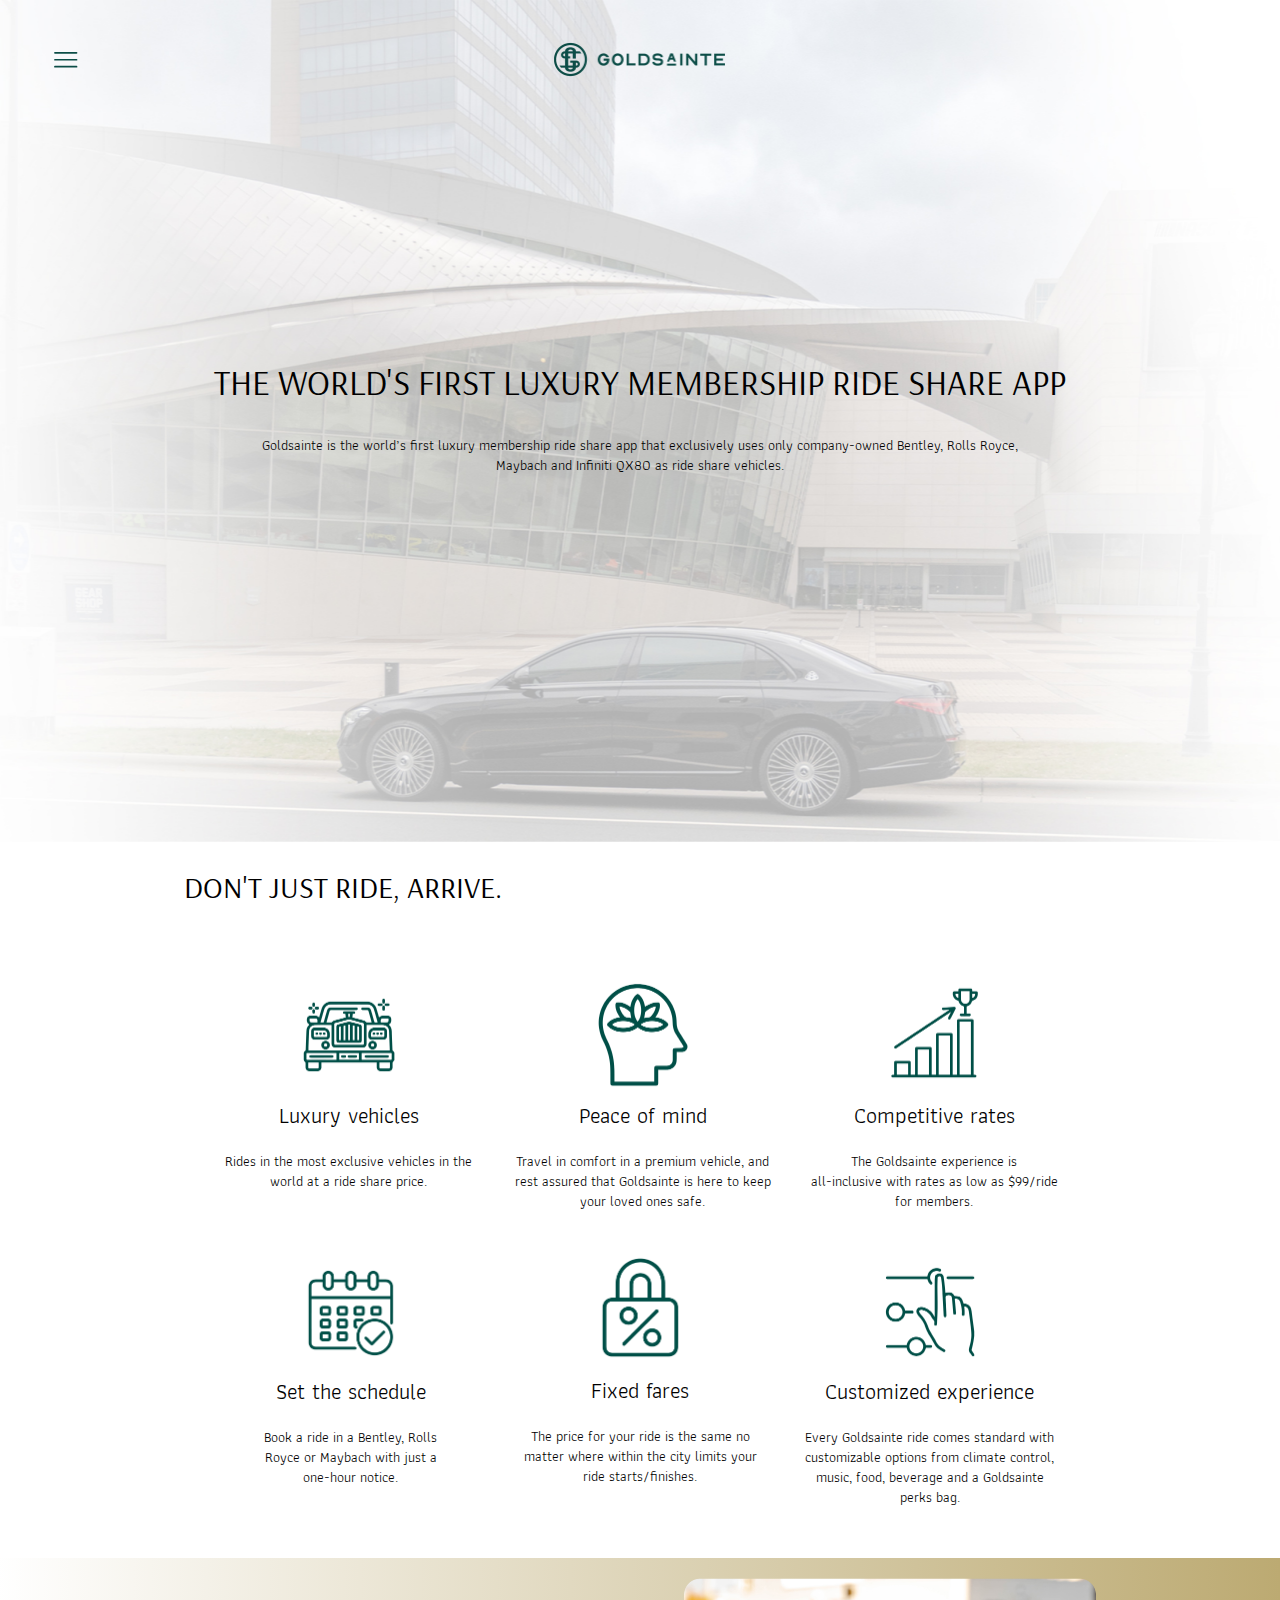
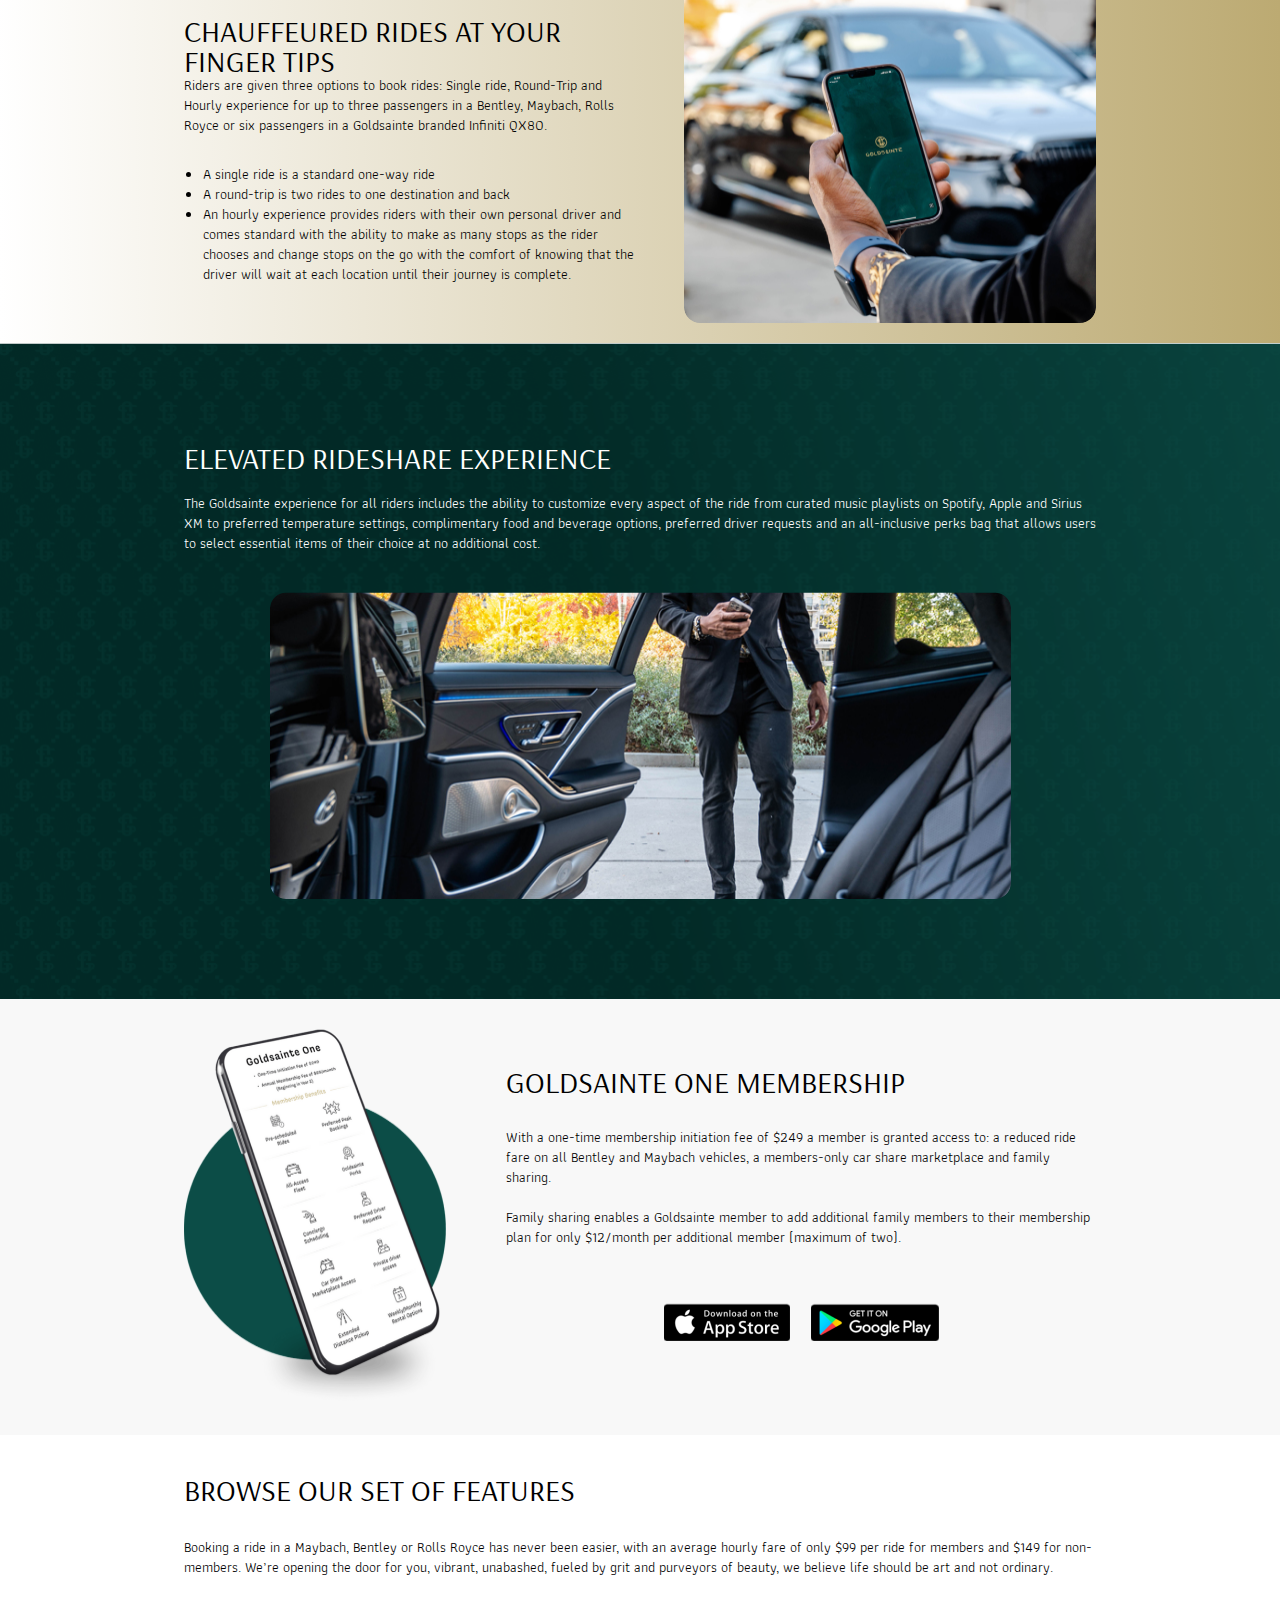
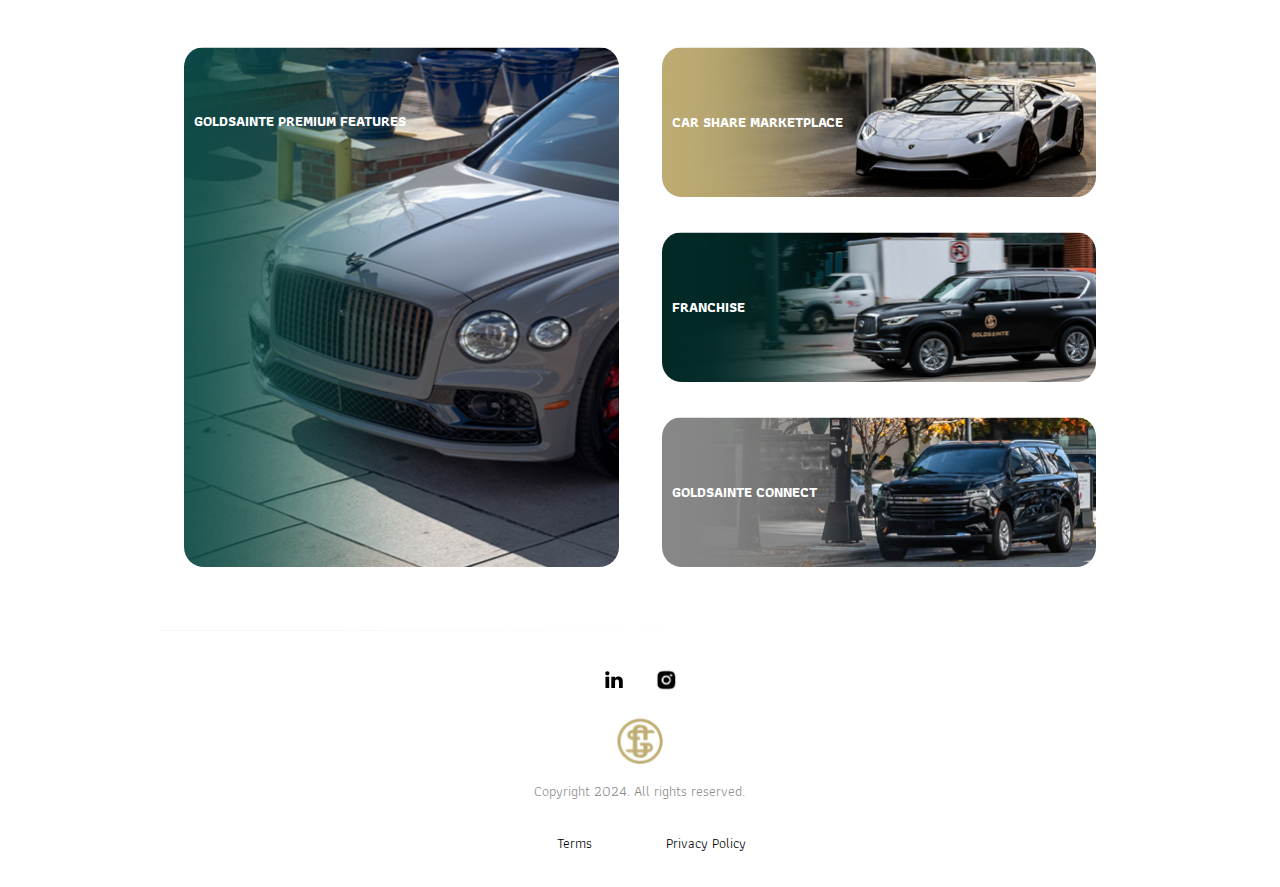
<file: index.html>
<!DOCTYPE html>
<html>
  <head>
    <title> The World's First Luxury Ride Share App Franchise 
    </title>
    <meta charset="utf-8" />
    <meta name="viewport" content="initial-scale=1, width=device-width" />
    <link rel="icon" href="public/favicon_io/favicon.ico" type="image/xicon"/>
    <link rel="stylesheet" href="./global.css" />
    <link rel="stylesheet" href="./index.css" />
    <link
      rel="stylesheet"
      href="https://fonts.googleapis.com/css2?family=Arsenal:wght@400;700&display=swap"
    />
    <link
      rel="stylesheet"
      href="https://fonts.googleapis.com/css2?family=Athiti:wght@400;500;600;700&display=swap"
    />
    <link
      rel="stylesheet"
      href="https://fonts.googleapis.com/css2?family=DM Sans:wght@400&display=swap"
    />

    <style>
      @font-face {
        font-family: "Covik Sans";
        src: url("./public/Covik-Sans-Regular.otf");
        font-weight: 400;
      }
      @font-face {
        font-family: "Covik Sans";
        src: url("./public/Covik-Sans-Bold.otf");
        font-weight: 700;
      }
      @font-face {
        font-family: "Covik Sans";
        src: url("./public/Covik-Sans-Regular.otf");
        font-weight: 900;
      }
      @font-face {
        font-family: "Chiffon";
        src: url("./public/Chiffon.otf");
        font-weight: 400;
      }
    </style>
  </head>
  <body>
    <div class="index">
      <div class="home-hero">
        <img
          class="home-hero-white-icon"
          alt=""
          src="./public/homeherowhite@2x.png"
        />

        <div class="home-hero-text">
          <div class="home-hero-text-inner">
            <div class="heading-parent4">
              <div class="heading10">
                THE WORLD'S FIRST LUXURY MEMBERSHIP RIDE SHARE APP
              </div>
              <div class="paragraph9">
                Goldsainte is the world’s first luxury membership ride share app
                that exclusively uses only company-owned Bentley, Rolls Royce,
                Maybach and Infiniti QX80 as ride share vehicles.
              </div>
            </div>
          </div>
        </div>
        <div class="home-main-nav">
          <button class="hamburger-menu1-wrapper" id="frameButton">
            <img
              class="hamburger-menu1-icon"
              alt=""
              src="./public/hamburgermenu2.svg"
            />
          </button>
        </div>
        <div class="home-main-logo">
          <a class="primary-horizontal-logo-gold-1"> </a>
        </div>
      </div>
      <div class="home-h1">
        <div class="dont-just-ride-arrive-wrapper">
          <div class="dont-just-ride-arrive">
            <div class="heading11">
              <p class="dont-just-ride">Don't Just Ride, ARRIVE.</p>
              <p class="with-a-one-time">&nbsp;</p>
              <p class="with-a-one-time">&nbsp;</p>
            </div>
            <div class="goldsainte-icons">
              <div class="luxury">
                <img
                  class="luxury-rr-icon"
                  alt=""
                  src="./public/luxuryrr@2x.png"
                />

                <div class="big-number">
                  <p class="luxury-vehicles">Luxury vehicles</p>
                  <p class="rides-in-the">&nbsp;</p>
                  <p class="rides-in-the">
                    Rides in the most exclusive vehicles in the world at a ride
                    share price.
                  </p>
                </div>
              </div>
              <div class="luxury">
                <img
                  class="luxury-rr-icon"
                  alt=""
                  src="./public/peaceofmind@2x.png"
                />

                <div class="big-number">
                  <p class="luxury-vehicles">Peace of mind</p>
                  <p class="rides-in-the">&nbsp;</p>
                  <p class="rides-in-the">
                    Travel in comfort in a premium vehicle, and rest assured
                    that Goldsainte is here to keep your loved ones safe.
                  </p>
                </div>
              </div>
              <div class="competitive-rates">
                <img
                  class="competitiverates-icon"
                  alt=""
                  src="./public/competitiverates@2x.png"
                />

                <div class="big-number2">
                  <p class="luxury-vehicles">Competitive rates</p>
                  <p class="rides-in-the">&nbsp;</p>
                  <p class="rides-in-the">The Goldsainte experience is</p>
                  <p class="rides-in-the">
                    all-inclusive with rates as low as $99/ride for members.
                  </p>
                </div>
              </div>
              <div class="luxury">
                <img
                  class="competitiverates-icon"
                  alt=""
                  src="./public/set-the-schedule@2x.png"
                />

                <div class="big-number2">
                  <p class="luxury-vehicles">Set the schedule</p>
                  <p class="rides-in-the">&nbsp;</p>
                  <p class="rides-in-the">Book a ride in a Bentley, Rolls</p>
                  <p class="rides-in-the">Royce or Maybach with just a</p>
                  <p class="rides-in-the">one-hour notice.</p>
                </div>
              </div>
              <div class="fixed-fares">
                <img
                  class="fixedfares-icon"
                  alt=""
                  src="./public/fixedfares@2x.png"
                />

                <div class="big-number4">
                  <p class="luxury-vehicles">Fixed fares</p>
                  <p class="rides-in-the">&nbsp;</p>
                  <p class="rides-in-the">
                    The price for your ride is the same no matter where within
                    the city limits your ride starts/finishes.
                  </p>
                </div>
              </div>
              <div class="customized-experience">
                <img
                  class="customizedexperience-icon"
                  alt=""
                  src="./public/customizedexperience@2x.png"
                />

                <div class="big-number2">
                  <p class="luxury-vehicles">Customized experience</p>
                  <p class="rides-in-the">&nbsp;</p>
                  <p class="rides-in-the">
                    Every Goldsainte ride comes standard with customizable
                    options from climate control, music, food, beverage and a
                    Goldsainte perks bag.
                  </p>
                </div>
              </div>
            </div>
          </div>
        </div>
      </div>
      <div class="home-h2">
        <div class="chauffeured-rides-at-your-fing">
          <div class="chauffeured-rides-at-your-fing1">
            <div class="heading-title">
              chauffeured Rides at your finger tips
            </div>
            <div class="text6">
              Riders are given three options to book rides: Single ride,
              Round-Trip and Hourly experience for up to three passengers in a
              Bentley, Maybach, Rolls Royce or six passengers in a Goldsainte
              branded Infiniti QX80.
            </div>
            <div class="text6">
              <ul class="a-single-ride-is-a-standard-on">
                <li class="a-single-ride">
                  A single ride is a standard one-way ride
                </li>
                <li class="a-single-ride">
                  A round-trip is two rides to one destination and back
                </li>
                <li>
                  An hourly experience provides riders with their own personal
                  driver and comes standard with the ability to make as many
                  stops as the rider chooses and change stops on the go with the
                  comfort of knowing that the driver will wait at each location
                  until their journey is complete.
                </li>
              </ul>
            </div>
          </div>
          <img
            class="goldsainte-app-phone-maybach-m-icon"
            alt=""
            src="./public/goldsainteappphonemaybachmanrideshare@2x.png"
          />
        </div>
      </div>
      <div class="home-h3">
        <div class="elevated-rideshare">
          <div class="frame-group">
            <div class="feature-title-parent">
              <div class="feature-title1">ELEVATED RIDESHARE EXPERIENCE</div>
              <div class="title">
                The Goldsainte experience for all riders includes the ability to
                customize every aspect of the ride from curated music playlists
                on Spotify, Apple and Sirius XM to preferred temperature
                settings, complimentary food and beverage options, preferred
                driver requests and an all-inclusive perks bag that allows users
                to select essential items of their choice at no additional cost.
              </div>
            </div>
            <div class="man-walking-into-mm-car-ridesh-wrapper">
              <img
                class="man-walking-into-mm-car-ridesh-icon"
                alt=""
                src="./public/manwalkingintommcarrideshare@2x.png"
              />
            </div>
          </div>
        </div>
      </div>
      <div class="home-h4">
        <div class="goldsainte-one-membership">
          <div class="goldsainte-one-membership-app">
            <img
              class="phone-goldsainte-one-membershi-icon"
              alt=""
              src="./public/phonegoldsainteonemembershipperks@2x.png"
            />

            <div class="goldsainte-one-membership-text">
              <div class="headings">Goldsainte one Membership</div>
              <div class="paragraph10">
                <p class="with-a-one-time">
                  With a one-time membership initiation fee of $249 a member is
                  granted access to: a reduced ride fare on all Bentley and
                  Maybach vehicles, a members-only car share marketplace and
                  family sharing.
                </p>
                <p class="with-a-one-time">&nbsp;</p>
                <p class="with-a-one-time">
                  Family sharing enables a Goldsainte member to add additional
                  family members to their membership plan for only $12/month per
                  additional member (maximum of two).
                </p>
              </div>
              <div class="image-10-parent">
                <a
                  class="image-10"
                  href="https://apps.apple.com/bm/app/goldsainte/id6445999234"
                  target="_blank"
                >
                </a>
                <a
                  class="image-9"
                  href="https://play.google.com/store/apps/datasafety?id=com.goldsainte&hl=en_US&gl=US&pli=1"
                >
                </a>
              </div>
            </div>
          </div>
        </div>
      </div>
      <div class="home-h5">
        <div class="set-of-features">
          <div class="heading12">Browse our set of features</div>
          <div class="paragraph11">
            Booking a ride in a Maybach, Bentley or Rolls Royce has never been
            easier, with an average hourly fare of only $99 per ride for members
            and $149 for non-members. We’re opening the door for you, vibrant,
            unabashed, fueled by grit and purveyors of beauty, we believe life
            should be art and not ordinary.
          </div>
        </div>
      </div>
      <div class="home-h7">
        <div class="goldsainte-features">
          <div class="frame-home-services">
            <a class="main-service" href="./about.html">
              <div class="premium">
                <b class="paragraph12">GOLDSAINTE PREMIUM Features</b>
              </div>
            </a>
            <div class="other-services">
              <a class="register-link" href="./register-your-vehicle.html">
                <b class="paragraph13">CAR SHARE MARKETPLACE</b>
              </a>
              <a class="franchise" href="./franchise.html">
                <b class="paragraph14">Franchise</b>
              </a>
              <a class="connect" href="./connect.html">
                <b class="paragraph15">GOLDSAINTE CONNECT</b>
              </a>
            </div>
          </div>
        </div>
      </div>
      <div class="_form_1"></div><script src="https://goldsainte69446.activehosted.com/f/embed.php?id=1" charset="utf-8"></script>
      <div class="home-footer">
        <div class="home-footer-inner">
          <div class="frame-parent1">
            <div class="heading-parent5">
              <b class="heading13">Contact Us</b>
              <div class="paragraph16">
                <span class="you-are-invited"
                  >You are invited to contact us using this form or by email
                  at:</span
                >
                <span class="span1"> </span>
                <a
                  class="infogoldsaintecom"
                  href="https://goldsainte69446.activehosted.com/f/1"
                  target="_blank"
                >
                  <span class="infogoldsaintecom1">info@goldsainte.com</span>
                </a>
              </div>
            </div>
            <div class="divider-container">
              <img class="divider-icon1" alt="" src="./public/divider.svg" />
            </div>
            <div class="contact-info-12-parent">
              <div class="contact-info-12">
                <div class="social-media-container3-wrapper">
                  <div class="social-media-container3">
                    <img
                      class="social-media-icon-squarelinke1"
                      alt=""
                      src="./public/social-media-icon-squareinstagram1.svg"
                      id="socialMediaIconSquareLinke"
                    />

                    <img
                      class="social-media-icon-squareinsta1"
                      alt=""
                      src="./public/social-media-icon-squareinstagram2@2x.png"
                      id="socialMediaIconSquareInsta"
                    />
                  </div>
                </div>
              </div>
              <img
                class="goldsainte-gold-logo-home-icon"
                alt=""
                src="./public/goldsaintegoldlogohome@2x.png"
              />

              <div class="email1">Copyright 2024. All rights reserved.</div>
            </div>
          </div>
        </div>
      </div>
      <div class="home-info-links">
        <div class="frame-home-info-links">
          <div class="paragraph17" id="paragraphText">Terms</div>
          <div class="paragraph17" id="paragraphText1">Privacy Policy</div>
        </div>
      </div>
    </div>

    <div id="menuhome" class="popup-overlay" style="display: none">
      <div class="menuhome" data-animate-on-scroll>
        <img
          class="logomark-seal-green-1-icon"
          alt=""
          src="./public/logomarksealgreen-1@2x.png"
        />

        <div class="sections">
          <a class="car-share" href="./about.html">about</a>
          <div class="sections-child"></div>
          <a class="car-share" href="./membership.html">membership</a>
          <div class="sections-child"></div>
          <a class="car-share" href="./partner.html">partner</a>
          <div class="sections-child"></div>
          <a class="car-share" href="./register-your-vehicle.html">Car Share</a>
          <div class="sections-child"></div>
          <a class="car-share" href="./connect.html">connect</a>
          <div class="sections-child"></div>
          <a class="car-share" href="./faq.html">faq</a>
          <div class="sections-child"></div>
          <a class="car-share" href="./franchise.html">Franchise</a>
        </div>
      </div>
    </div>

    <script>
      var scrollAnimElements = document.querySelectorAll("[data-animate-on-scroll]");
      var observer = new IntersectionObserver(
        (entries) => {
          for (const entry of entries) {
            if (entry.isIntersecting || entry.intersectionRatio > 0) {
              const targetElement = entry.target;
              targetElement.classList.add("animate");
              observer.unobserve(targetElement);
            }
          }
        },
        {
          threshold: 0.15,
        }
      );
      
      for (let i = 0; i < scrollAnimElements.length; i++) {
        observer.observe(scrollAnimElements[i]);
      }
      
      var frameButton = document.getElementById("frameButton");
      if (frameButton) {
        frameButton.addEventListener("click", function () {
          var drawerOverlay = document.getElementById("menuhome");
          if (!drawerOverlay) return;
          var drawerOverlayStyle = drawerOverlay.style;
          if (drawerOverlayStyle) {
            drawerOverlayStyle.display = "flex";
            drawerOverlayStyle.zIndex = 99;
            drawerOverlayStyle.backgroundColor = "rgba(113, 113, 113, 0.3)";
            drawerOverlayStyle.alignItems = "flex-start";
            drawerOverlayStyle.justifyContent = "";
          }
          drawerOverlay.setAttribute("closable", "");
      
          var onClick =
            drawerOverlay.onClick ||
            function (e) {
              if (
                e.target === drawerOverlay &&
                drawerOverlay.hasAttribute("closable")
              ) {
                drawerOverlayStyle.display = "none";
              }
            };
          drawerOverlay.addEventListener("click", onClick);
        });
      }
      
      var socialMediaIconSquareLinke = document.getElementById(
        "socialMediaIconSquareLinke"
      );
      if (socialMediaIconSquareLinke) {
        socialMediaIconSquareLinke.addEventListener("click", function () {
          window.open("https://www.linkedin.com/company/goldsainte/mycompany/");
        });
      }
      
      var socialMediaIconSquareInsta = document.getElementById(
        "socialMediaIconSquareInsta"
      );
      if (socialMediaIconSquareInsta) {
        socialMediaIconSquareInsta.addEventListener("click", function () {
          window.open("https://www.instagram.com/goldsainte/");
        });
      }
      
      var paragraphText = document.getElementById("paragraphText");
      if (paragraphText) {
        paragraphText.addEventListener("click", function (e) {
          window.location.href = "./terms-and-conditions.html";
        });
      }
      
      var paragraphText1 = document.getElementById("paragraphText1");
      if (paragraphText1) {
        paragraphText1.addEventListener("click", function (e) {
          window.location.href = "./privacy-policy.html";
        });
      }
      </script>
  </body>
</html>
</file>
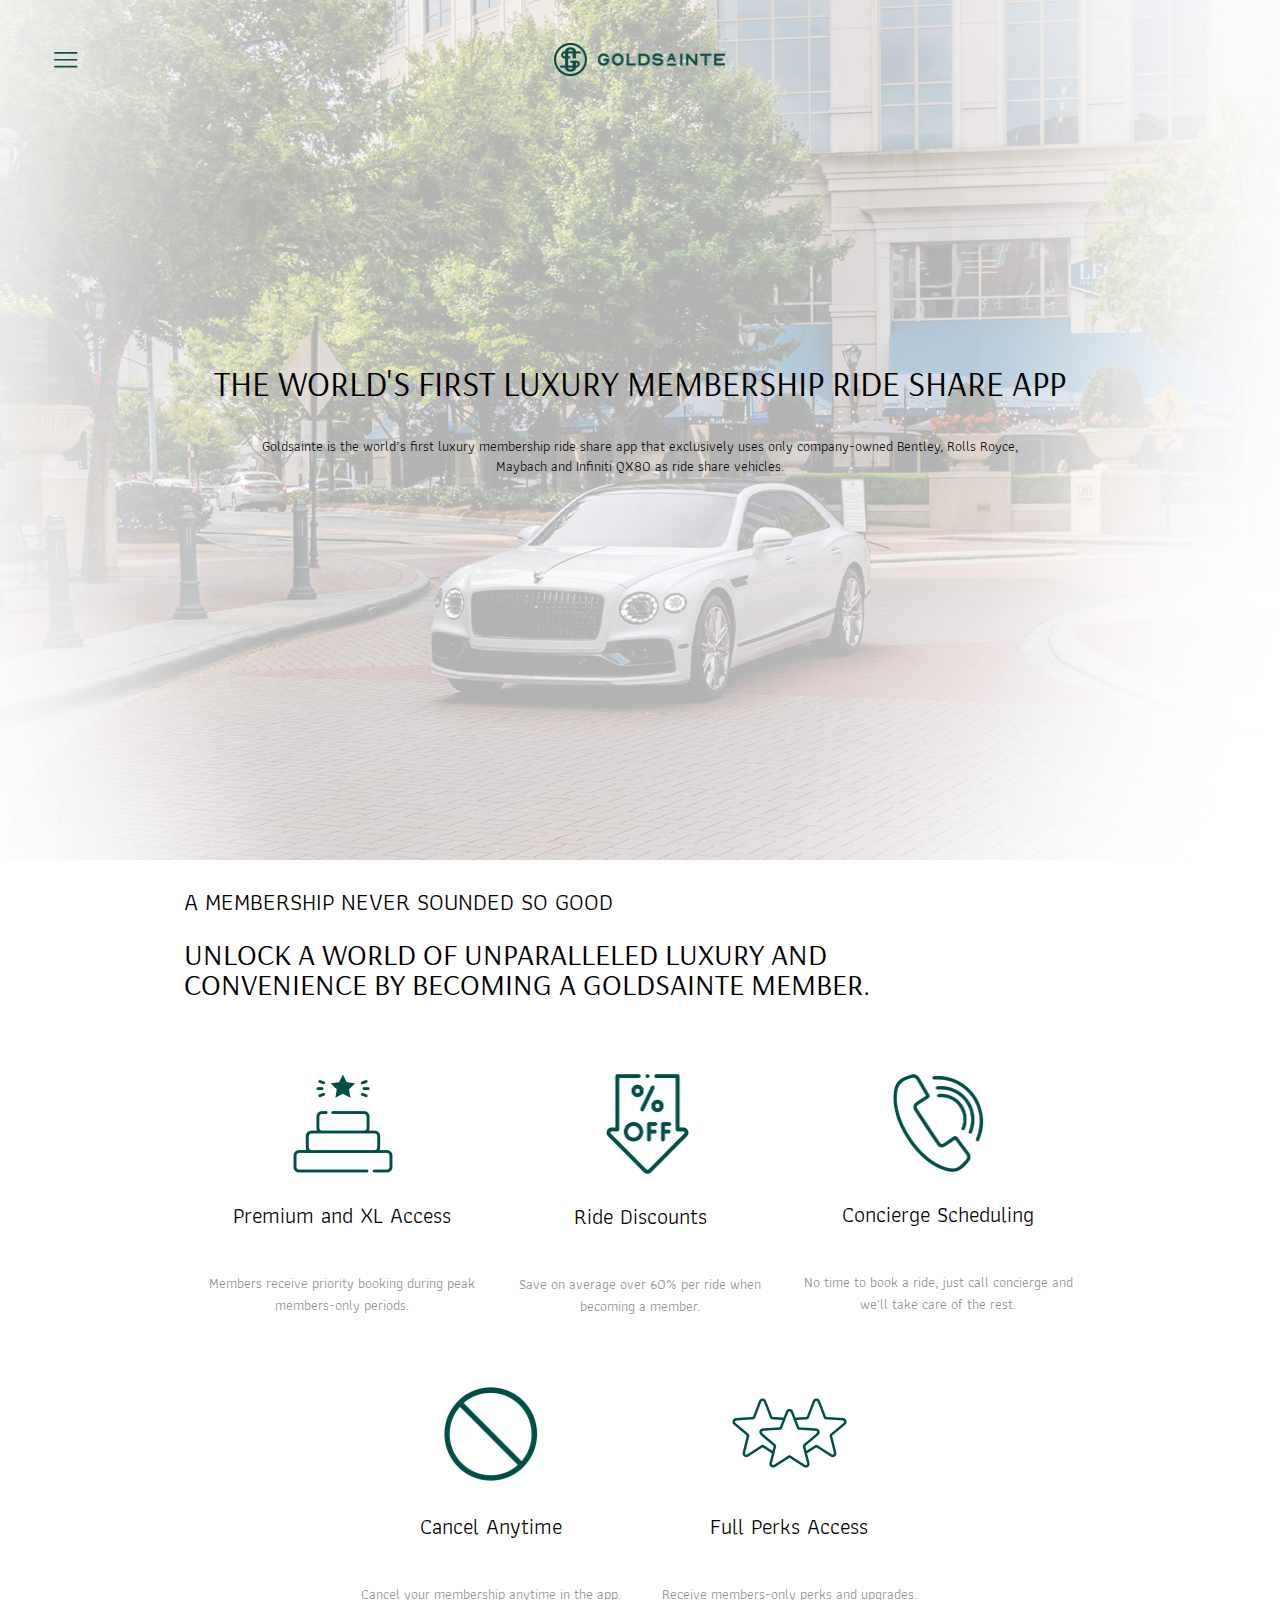
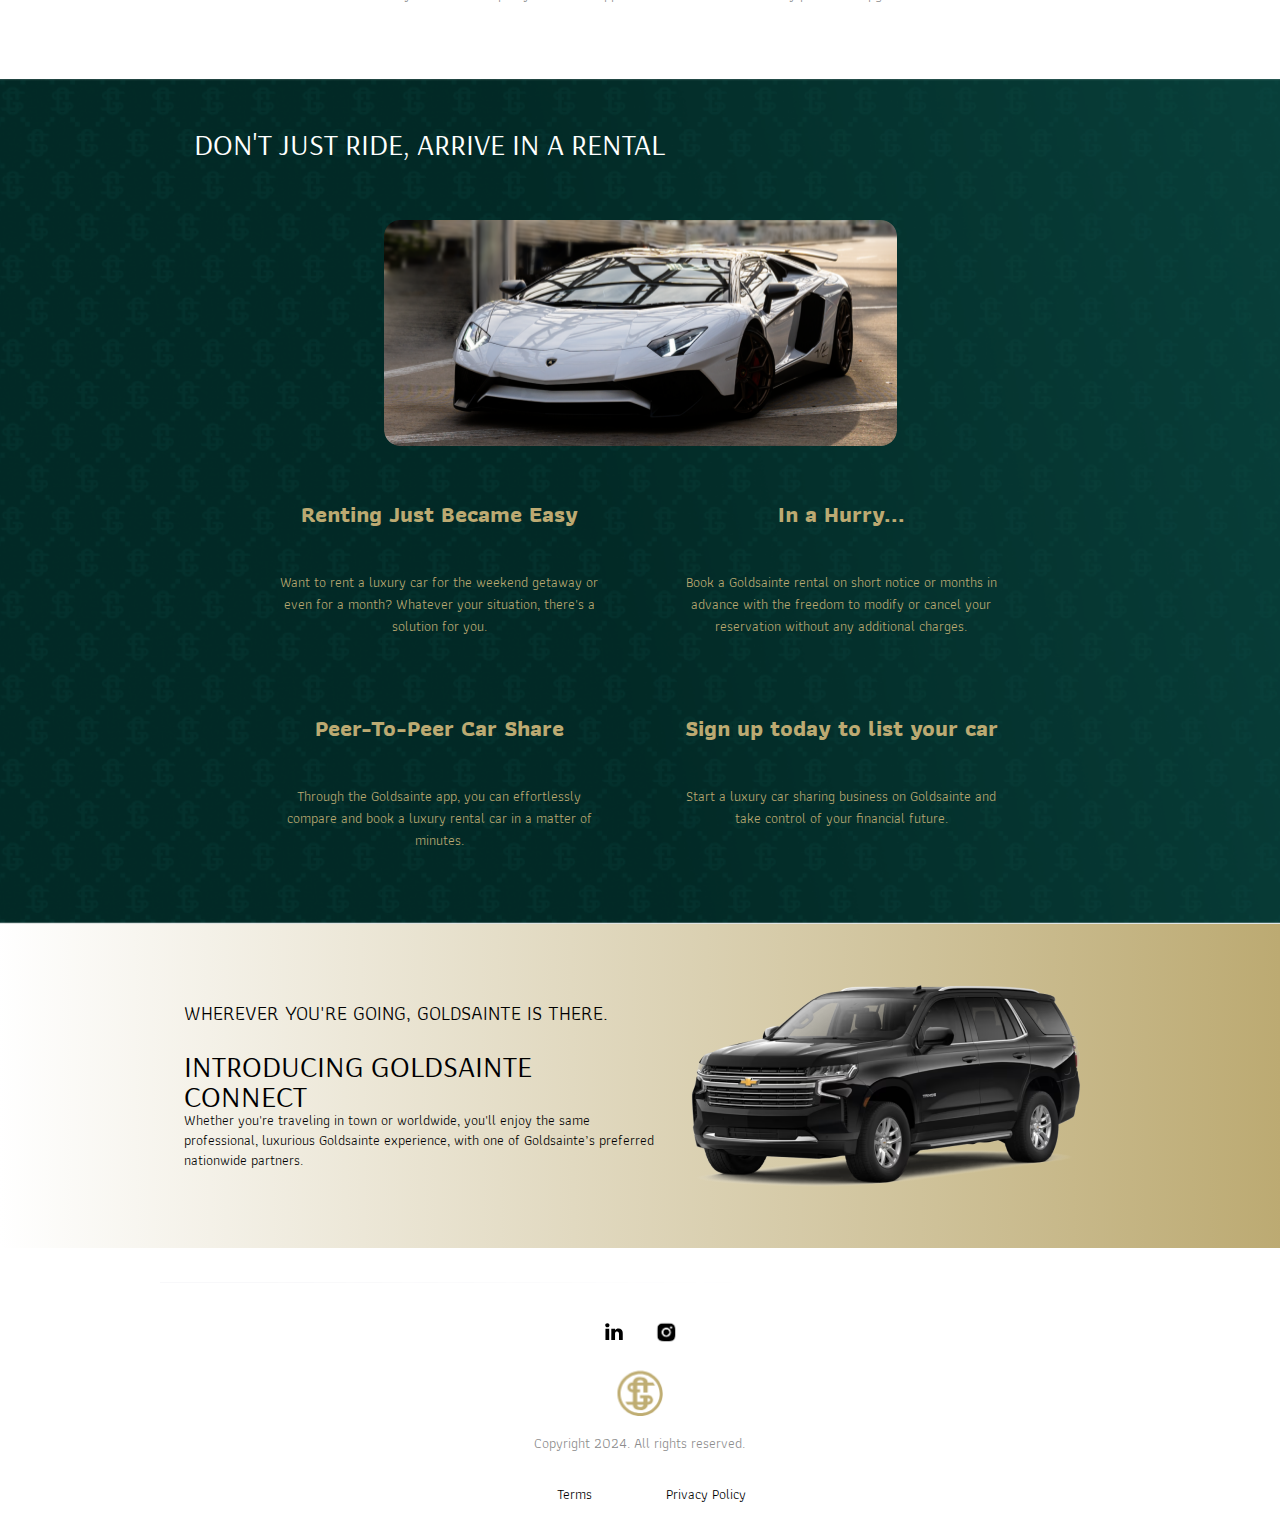
<file: about.html>
<!DOCTYPE html>
<html>
  <head>
    <title> The World's First Luxury Ride Share App Franchise 
    </title>
    <meta charset="utf-8" />
    <meta name="viewport" content="initial-scale=1, width=device-width" />
    <link rel="icon" href="public/favicon_io/favicon.ico" type="image/xicon"/>
    <link rel="stylesheet" href="./global.css" />
    <link rel="stylesheet" href="./about.css" />
    <link
      rel="stylesheet"
      href="https://fonts.googleapis.com/css2?family=Arsenal:wght@400;700&display=swap"
    />
    <link
      rel="stylesheet"
      href="https://fonts.googleapis.com/css2?family=Athiti:wght@400;500;600;700&display=swap"
    />
    <link
      rel="stylesheet"
      href="https://fonts.googleapis.com/css2?family=DM Sans:wght@400&display=swap"
    />

    <style>
      @font-face {
        font-family: "Covik Sans";
        src: url("./public/Covik-Sans-Regular.otf");
        font-weight: 400;
      }
      @font-face {
        font-family: "Covik Sans";
        src: url("./public/Covik-Sans-Bold.otf");
        font-weight: 700;
      }
      @font-face {
        font-family: "Covik Sans";
        src: url("./public/Covik-Sans-Regular.otf");
        font-weight: 900;
      }
      @font-face {
        font-family: "Chiffon";
        src: url("./public/Chiffon.otf");
        font-weight: 400;
      }
    </style>
  </head>
  <body>
    <div class="about">
      <div class="about-hero">
        <img
          class="about-hero-white-icon"
          alt=""
          src="./public/aboutherowhite@2x.png"
        />

        <div class="about-hero-inner">
          <div class="frame-wrapper1">
            <div class="heading-parent6">
              <div class="heading14">
                THE WORLD'S FIRST LUXURY MEMBERSHIP RIDE SHARE APP
              </div>
              <div class="paragraph19">
                Goldsainte is the world’s first luxury membership ride share app
                that exclusively uses only company-owned Bentley, Rolls Royce,
                Maybach and Infiniti QX80 as ride share vehicles.
              </div>
            </div>
          </div>
        </div>
        <div class="about-us-main-logo-nav">
          <a class="primary-horizontal-logo-green-" href="./index1.html"> </a>
          <button class="hamburger-menu2-wrapper" id="frameButton">
            <img
              class="hamburger-menu2-icon"
              alt=""
              src="./public/hamburgermenu2.svg"
            />
          </button>
        </div>
      </div>
      <div class="about-main-nav">
        <button class="hamburger-menu2-wrapper" id="frameButton1">
          <img
            class="hamburger-menu2-icon"
            alt=""
            src="./public/hamburgermenu2.svg"
          />
        </button>
      </div>
      <div class="about-main-logo">
        <a
          class="primary-horizontal-logo-gold-2"
          id="primaryHorizontalLogoGold2" href="./index.html"
        >
        </a>
      </div>
      <div class="about-h1">
        <div class="a-membership-never-sounded-so-">
          <div class="unlock-luxury-service">
            <div class="about-titles">
              <div class="headings-wrapper">
                <div class="headings1">A MEMBERSHIP NEVER SOUNDED SO GOOD</div>
              </div>
              <div class="headings-container">
                <div class="headings2">
                  <p class="unlock-a-world">
                    Unlock a world of unparalleled luxury and convenience by
                    becoming a Goldsainte member.
                  </p>
                </div>
              </div>
            </div>
          </div>
          <div class="abou-icons">
            <div class="goldsainte-premium-and-xl-acc">
              <div class="paragraph20">
                <p class="premium-and-xl-access">
                  <span>
                    <span class="premium-and-xl">Premium and XL Access</span>
                  </span>
                </p>
                <p class="unlock-a-world">
                  <span>
                    <span class="blank-line16">&nbsp;</span>
                  </span>
                </p>
                <p class="members-receive-priority-booki">
                  <span>
                    <span class="members-receive-priority"
                      >Members receive priority booking during peak members-only
                      periods.</span
                    >
                  </span>
                </p>
                <p class="blank-line17">&nbsp;</p>
                <p class="blank-line17">&nbsp;</p>
                <p class="blank-line17">&nbsp;</p>
              </div>
              <img class="access-icon" alt="" src="./public/access@2x.png" />
            </div>
            <div class="ride-discounts">
              <div class="paragraph21">
                <p class="premium-and-xl-access">
                  <span>
                    <span class="blank-line16">
                      <span>Ride Discounts</span>
                    </span>
                  </span>
                </p>
                <p class="unlock-a-world">
                  <span>
                    <span class="blank-line16">
                      <span>&nbsp;</span>
                    </span>
                  </span>
                </p>
                <p class="members-receive-priority-booki">
                  <span>
                    <span class="members-receive-priority"
                      >Save on average over 60% per ride when becoming a
                      member.</span
                    >
                  </span>
                </p>
                <p class="blank-line17">&nbsp;</p>
                <p class="blank-line17">&nbsp;</p>
                <p class="blank-line17">&nbsp;</p>
                <p class="blank-line17">&nbsp;</p>
              </div>
              <img
                class="ridediscounts-icon"
                alt=""
                src="./public/ridediscounts@2x.png"
              />
            </div>
            <div class="concierge-scheduling">
              <div class="paragraph22">
                <p class="premium-and-xl-access">
                  <span>
                    <span class="blank-line16">
                      <span>Concierge Scheduling</span>
                    </span>
                  </span>
                </p>
                <p class="unlock-a-world">
                  <span>
                    <span class="blank-line16">
                      <span>&nbsp;</span>
                    </span>
                  </span>
                </p>
                <p class="members-receive-priority-booki">
                  <span>
                    <span class="members-receive-priority"
                      >No time to book a ride, just call concierge and we'll
                      take care of the rest.</span
                    >
                  </span>
                </p>
                <p class="blank-line17">&nbsp;</p>
                <p class="blank-line17">&nbsp;</p>
                <p class="blank-line17">&nbsp;</p>
                <p class="blank-line17">&nbsp;</p>
              </div>
              <img
                class="conciergescheduling-icon"
                alt=""
                src="./public/conciergescheduling@2x.png"
              />
            </div>
            <div class="ride-discounts">
              <div class="paragraph21">
                <p class="premium-and-xl-access">
                  <span>
                    <span class="blank-line16">
                      <span>Cancel Anytime</span>
                    </span>
                  </span>
                </p>
                <p class="unlock-a-world">
                  <span>
                    <span class="blank-line16">
                      <span>&nbsp;</span>
                    </span>
                  </span>
                </p>
                <p class="members-receive-priority-booki">
                  <span>
                    <span class="members-receive-priority"
                      >Cancel your membership anytime in the app.</span
                    >
                  </span>
                </p>
                <p class="blank-line17">&nbsp;</p>
                <p class="blank-line17">&nbsp;</p>
                <p class="blank-line17">&nbsp;</p>
                <p class="blank-line17">&nbsp;</p>
              </div>
              <img
                class="cancelanytime-icon"
                alt=""
                src="./public/cancelanytime@2x.png"
              />
            </div>
            <div class="ride-discounts">
              <div class="paragraph21">
                <p class="premium-and-xl-access">
                  <span>
                    <span class="blank-line16">
                      <span>Full Perks Access</span>
                    </span>
                  </span>
                </p>
                <p class="unlock-a-world">
                  <span>
                    <span class="blank-line16">
                      <span>&nbsp;</span>
                    </span>
                  </span>
                </p>
                <p class="members-receive-priority-booki">
                  <span>
                    <span class="members-receive-priority"
                      >Receive members-only perks and upgrades.</span
                    >
                  </span>
                </p>
                <p class="blank-line17">&nbsp;</p>
                <p class="blank-line17">&nbsp;</p>
              </div>
              <img
                class="fullperksaccess-icon"
                alt=""
                src="./public/fullperksaccess@2x.png"
              />
            </div>
          </div>
        </div>
      </div>
      <div class="about-h2">
        <div class="dont-just-ride-arrive-in-a-ren">
          <div class="dont-just-ride-arrive-in-a-ren-parent">
            <div class="dont-just-ride-arrive-in-a-ren1">
              <div class="big-number6">Don't Just Ride, Arrive in a RENTAL</div>
            </div>
            <div class="dont-just-ride-arrive-in-a-ren2">
              <img
                class="white-sportscar-marketpace-icon"
                alt=""
                src="./public/whitesportscarmarketpace@2x.png"
              />
            </div>
            <div class="dont-just-ride-arrive-in-a-ren3">
              <div class="renting-just-became-easy">
                <div class="renting-just-became-easy-text">
                  <p class="unlock-a-world">
                    <span class="blank-line16">
                      <b>Renting Just Became Easy</b>
                    </span>
                  </p>
                  <p class="blank-line42">
                    <span>
                      <span class="blank-line16">
                        <span>&nbsp;</span>
                      </span>
                    </span>
                  </p>
                  <p class="members-receive-priority-booki">
                    <span>
                      <span class="members-receive-priority"
                        >Want to rent a luxury car for the weekend getaway or
                        even for a month? Whatever your situation, there's a
                        solution for you.</span
                      >
                    </span>
                  </p>
                </div>
              </div>
              <div class="renting-just-became-easy">
                <div class="renting-just-became-easy-text">
                  <p class="unlock-a-world">
                    <span class="blank-line16">
                      <b>In a Hurry...</b>
                    </span>
                  </p>
                  <p class="blank-line42">
                    <span>
                      <span class="blank-line16">
                        <span>&nbsp;</span>
                      </span>
                    </span>
                  </p>
                  <p class="members-receive-priority-booki">
                    <span>
                      <span class="members-receive-priority"
                        >Book a Goldsainte rental on short notice or months in
                        advance with the freedom to modify or cancel your
                        reservation without any additional charges.</span
                      >
                    </span>
                  </p>
                </div>
              </div>
              <div class="renting-just-became-easy">
                <div class="renting-just-became-easy-text">
                  <p class="unlock-a-world">
                    <span class="blank-line16">
                      <b>Peer-To-Peer Car Share</b>
                    </span>
                  </p>
                  <p class="blank-line42">
                    <span>
                      <span class="blank-line16">
                        <span>&nbsp;</span>
                      </span>
                    </span>
                  </p>
                  <p class="members-receive-priority-booki">
                    <span>
                      <span class="members-receive-priority"
                        >Through the Goldsainte app, you can effortlessly
                        compare and book a luxury rental car in a matter of
                        minutes.</span
                      >
                    </span>
                  </p>
                </div>
              </div>
              <div class="renting-just-became-easy">
                <div class="renting-just-became-easy-text">
                  <p class="unlock-a-world">
                    <span class="blank-line16">
                      <b>Sign up today to list your car</b>
                    </span>
                  </p>
                  <p class="blank-line42">
                    <span>
                      <span class="blank-line16">
                        <span>&nbsp;</span>
                      </span>
                    </span>
                  </p>
                  <p class="members-receive-priority-booki">
                    <span>
                      <span class="members-receive-priority"
                        >Start a luxury car sharing business on Goldsainte and
                        take control of your financial future.</span
                      >
                    </span>
                  </p>
                </div>
              </div>
            </div>
          </div>
        </div>
      </div>
      <div class="about-h3">
        <div class="frame-wherever-youre-going-gol-parent">
          <div class="frame-wherever-youre-going-gol">
            <div class="wherever-youre-going-goldsaint">
              <p class="unlock-a-world">
                Wherever You're Going, Goldsainte is there.
              </p>
            </div>
            <div class="introducing-goldsainte-gonnect">
              Introducing Goldsainte Connect
            </div>
            <div class="body3">
              Whether you're traveling in town or worldwide, you'll enjoy the
              same professional, luxurious Goldsainte experience, with one of
              Goldsainte’s preferred nationwide partners.
            </div>
          </div>
          <img
            class="connect-black-ride-share-icon"
            alt=""
            src="./public/connectblackrideshare@2x.png"
          />
        </div>
      </div>
      <div class="about-footer">
        <div class="about-footer-inner">
          <div class="frame-parent2">
            <div class="heading-parent7">
              <b class="heading15">Contact Us</b>
              <div class="paragraph25">
                <span class="you-are-invited1"
                  >You are invited to contact us using this form or by email
                  at:</span
                >
                <span class="span2"> </span>
                <a
                  class="infogoldsaintecom2"
                  href="https://goldsainte69446.activehosted.com/f/1"
                  target="_blank"
                >
                  <span class="infogoldsaintecom3">info@goldsainte.com</span>
                </a>
              </div>
            </div>
            <div class="divider-frame">
              <img class="divider-icon2" alt="" src="./public/divider.svg" />
            </div>
            <div class="social-media-container-parent">
              <div class="social-media-container1">
                <img
                  class="social-media-icon-squareinsta2"
                  alt=""
                  src="./public/social-media-icon-squareinstagram1.svg"
                  id="socialMediaIconSquareInsta"
                />

                <img
                  class="social-media-icon-squarelinke2"
                  alt=""
                  src="./public/social-media-icon-squareinstagram21@2x.png"
                  id="socialMediaIconSquareLinke"
                />
              </div>
              <img
                class="goldsainte-gold-logo-about-us-icon"
                alt=""
                src="./public/goldsaintegoldlogomembership@2x.png"
              />

              <div class="email2">Copyright 2024. All rights reserved.</div>
            </div>
          </div>
        </div>
      </div>
      <div class="about-info-links">
        <div class="about-info-links1">
          <div class="paragraph26" id="paragraphText">Terms</div>
          <div class="paragraph26" id="paragraphText1">Privacy Policy</div>
        </div>
      </div>
    </div>

    <div id="menuhome" class="popup-overlay" style="display: none">
      <div class="menuhome" data-animate-on-scroll>
        <img
          class="logomark-seal-green-1-icon"
          alt=""
          src="./public/logomarksealgreen-1@2x.png"
        />

        <div class="sections">
          <a class="car-share" href="./about.html">about</a>
          <div class="sections-child"></div>
          <a class="car-share" href="./membership.html">membership</a>
          <div class="sections-child"></div>
          <a class="car-share" href="./partner.html">partner</a>
          <div class="sections-child"></div>
          <a class="car-share" href="./register-your-vehicle.html">Car Share</a>
          <div class="sections-child"></div>
          <a class="car-share" href="./connect.html">connect</a>
          <div class="sections-child"></div>
          <a class="car-share" href="./faq.html">faq</a>
          <div class="sections-child"></div>
          <a class="car-share" href="./franchise.html">Franchise</a>
        </div>
      </div>
    </div>

    <script>
      var scrollAnimElements = document.querySelectorAll("[data-animate-on-scroll]");
      var observer = new IntersectionObserver(
        (entries) => {
          for (const entry of entries) {
            if (entry.isIntersecting || entry.intersectionRatio > 0) {
              const targetElement = entry.target;
              targetElement.classList.add("animate");
              observer.unobserve(targetElement);
            }
          }
        },
        {
          threshold: 0.15,
        }
      );
      
      for (let i = 0; i < scrollAnimElements.length; i++) {
        observer.observe(scrollAnimElements[i]);
      }
      
      var frameButton = document.getElementById("frameButton");
      if (frameButton) {
        frameButton.addEventListener("click", function () {
          var drawerOverlay = document.getElementById("menuhome");
          if (!drawerOverlay) return;
          var drawerOverlayStyle = drawerOverlay.style;
          if (drawerOverlayStyle) {
            drawerOverlayStyle.display = "flex";
            drawerOverlayStyle.zIndex = 99;
            drawerOverlayStyle.backgroundColor = "rgba(113, 113, 113, 0.3)";
            drawerOverlayStyle.alignItems = "flex-start";
            drawerOverlayStyle.justifyContent = "";
          }
          drawerOverlay.setAttribute("closable", "");
      
          var onClick =
            drawerOverlay.onClick ||
            function (e) {
              if (
                e.target === drawerOverlay &&
                drawerOverlay.hasAttribute("closable")
              ) {
                drawerOverlayStyle.display = "none";
              }
            };
          drawerOverlay.addEventListener("click", onClick);
        });
      }
      
      var frameButton1 = document.getElementById("frameButton1");
      if (frameButton1) {
        frameButton1.addEventListener("click", function () {
          var drawerOverlay = document.getElementById("menuhome");
          if (!drawerOverlay) return;
          var drawerOverlayStyle = drawerOverlay.style;
          if (drawerOverlayStyle) {
            drawerOverlayStyle.display = "flex";
            drawerOverlayStyle.zIndex = 99;
            drawerOverlayStyle.backgroundColor = "rgba(113, 113, 113, 0.3)";
            drawerOverlayStyle.alignItems = "flex-start";
            drawerOverlayStyle.justifyContent = "";
          }
          drawerOverlay.setAttribute("closable", "");
      
          var onClick =
            drawerOverlay.onClick ||
            function (e) {
              if (
                e.target === drawerOverlay &&
                drawerOverlay.hasAttribute("closable")
              ) {
                drawerOverlayStyle.display = "none";
              }
            };
          drawerOverlay.addEventListener("click", onClick);
        });
      }
      
      var primaryHorizontalLogoGold2 = document.getElementById(
        "primaryHorizontalLogoGold2"
      );
      if (primaryHorizontalLogoGold2) {
        primaryHorizontalLogoGold2.addEventListener("click", function (e) {
          window.location.href = "./index1.html";
        });
      }
      
      var socialMediaIconSquareInsta = document.getElementById(
        "socialMediaIconSquareInsta"
      );
      if (socialMediaIconSquareInsta) {
        socialMediaIconSquareInsta.addEventListener("click", function () {
          window.location.href = "https://www.linkedin.com/company/goldsainte";
        });
      }
      
      var socialMediaIconSquareLinke = document.getElementById(
        "socialMediaIconSquareLinke"
      );
      if (socialMediaIconSquareLinke) {
        socialMediaIconSquareLinke.addEventListener("click", function () {
          window.location.href = "https://www.instagram.com/goldsainte/";
        });
      }
      
      var paragraphText = document.getElementById("paragraphText");
      if (paragraphText) {
        paragraphText.addEventListener("click", function (e) {
          window.location.href = "./terms-and-conditions.html";
        });
      }
      
      var paragraphText1 = document.getElementById("paragraphText1");
      if (paragraphText1) {
        paragraphText1.addEventListener("click", function (e) {
          window.location.href = "./privacy-policy.html";
        });
      }
      </script>
  </body>
</html>
</file>
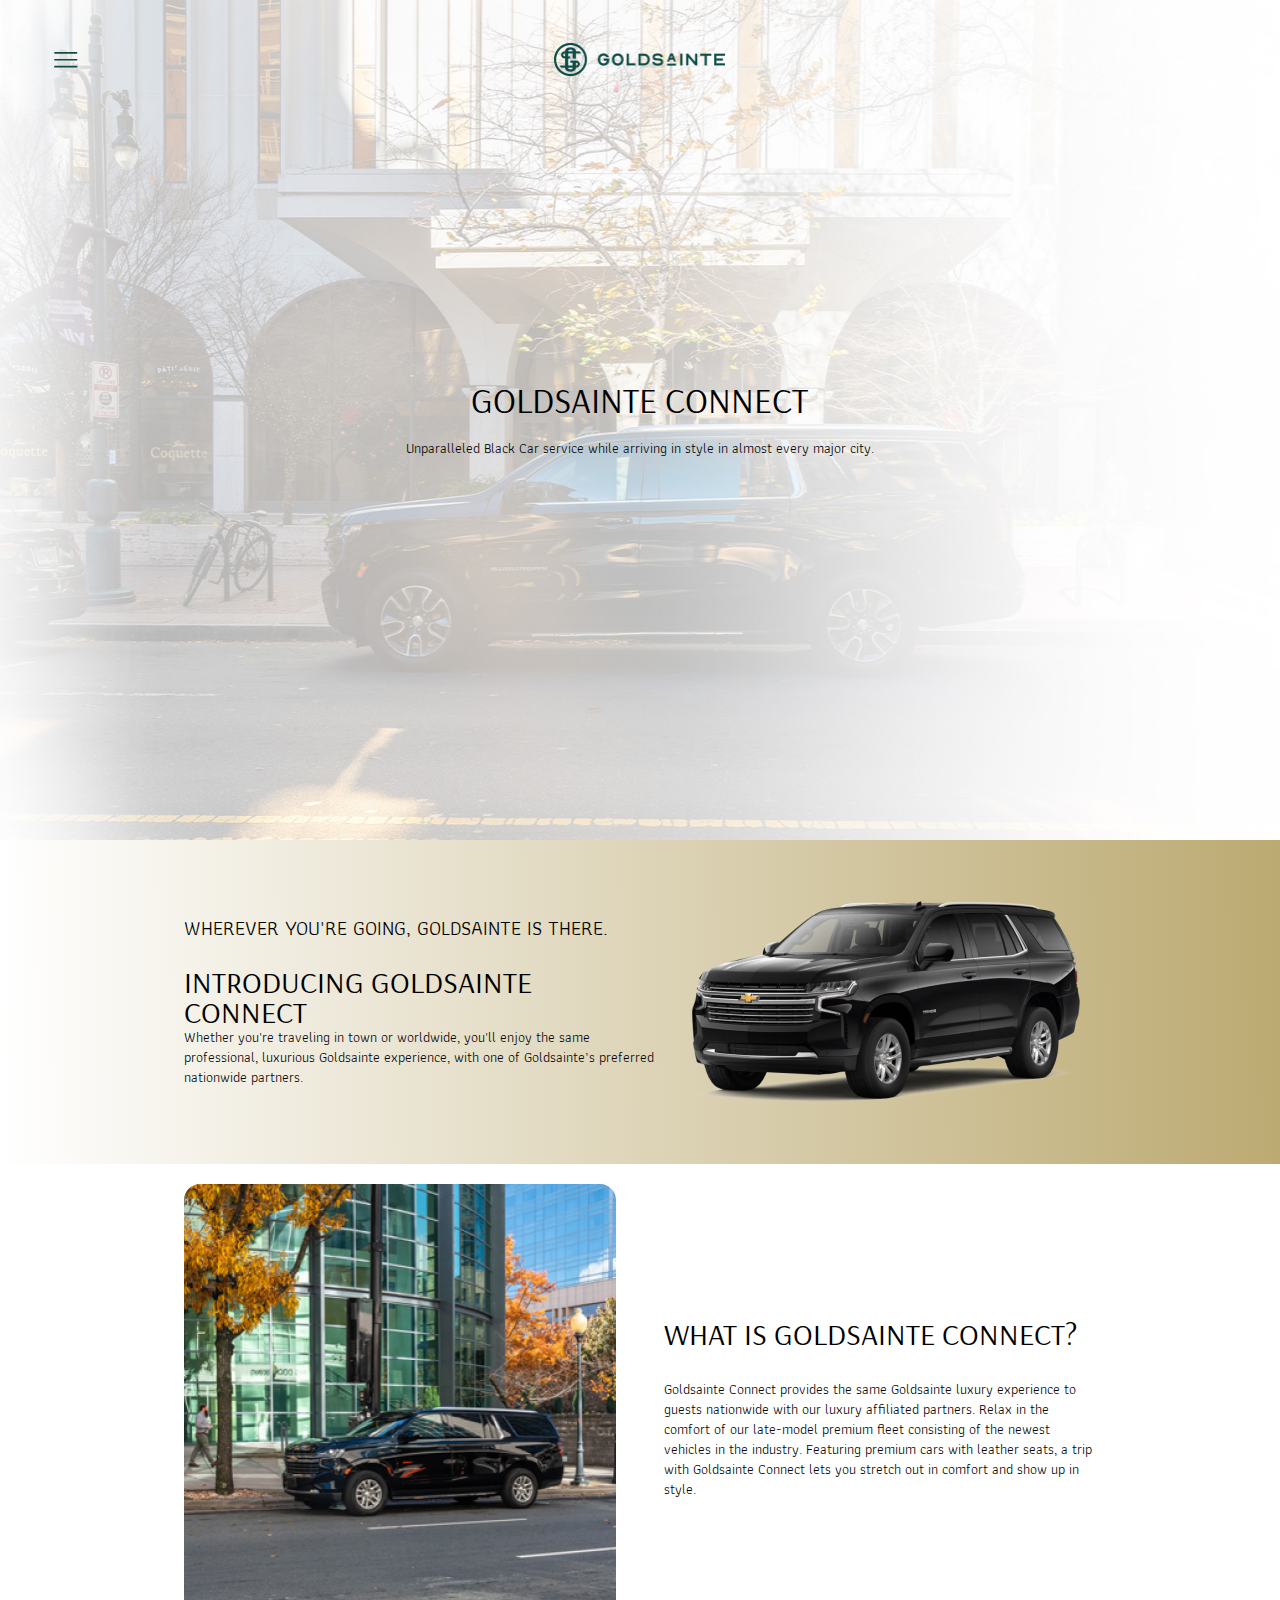
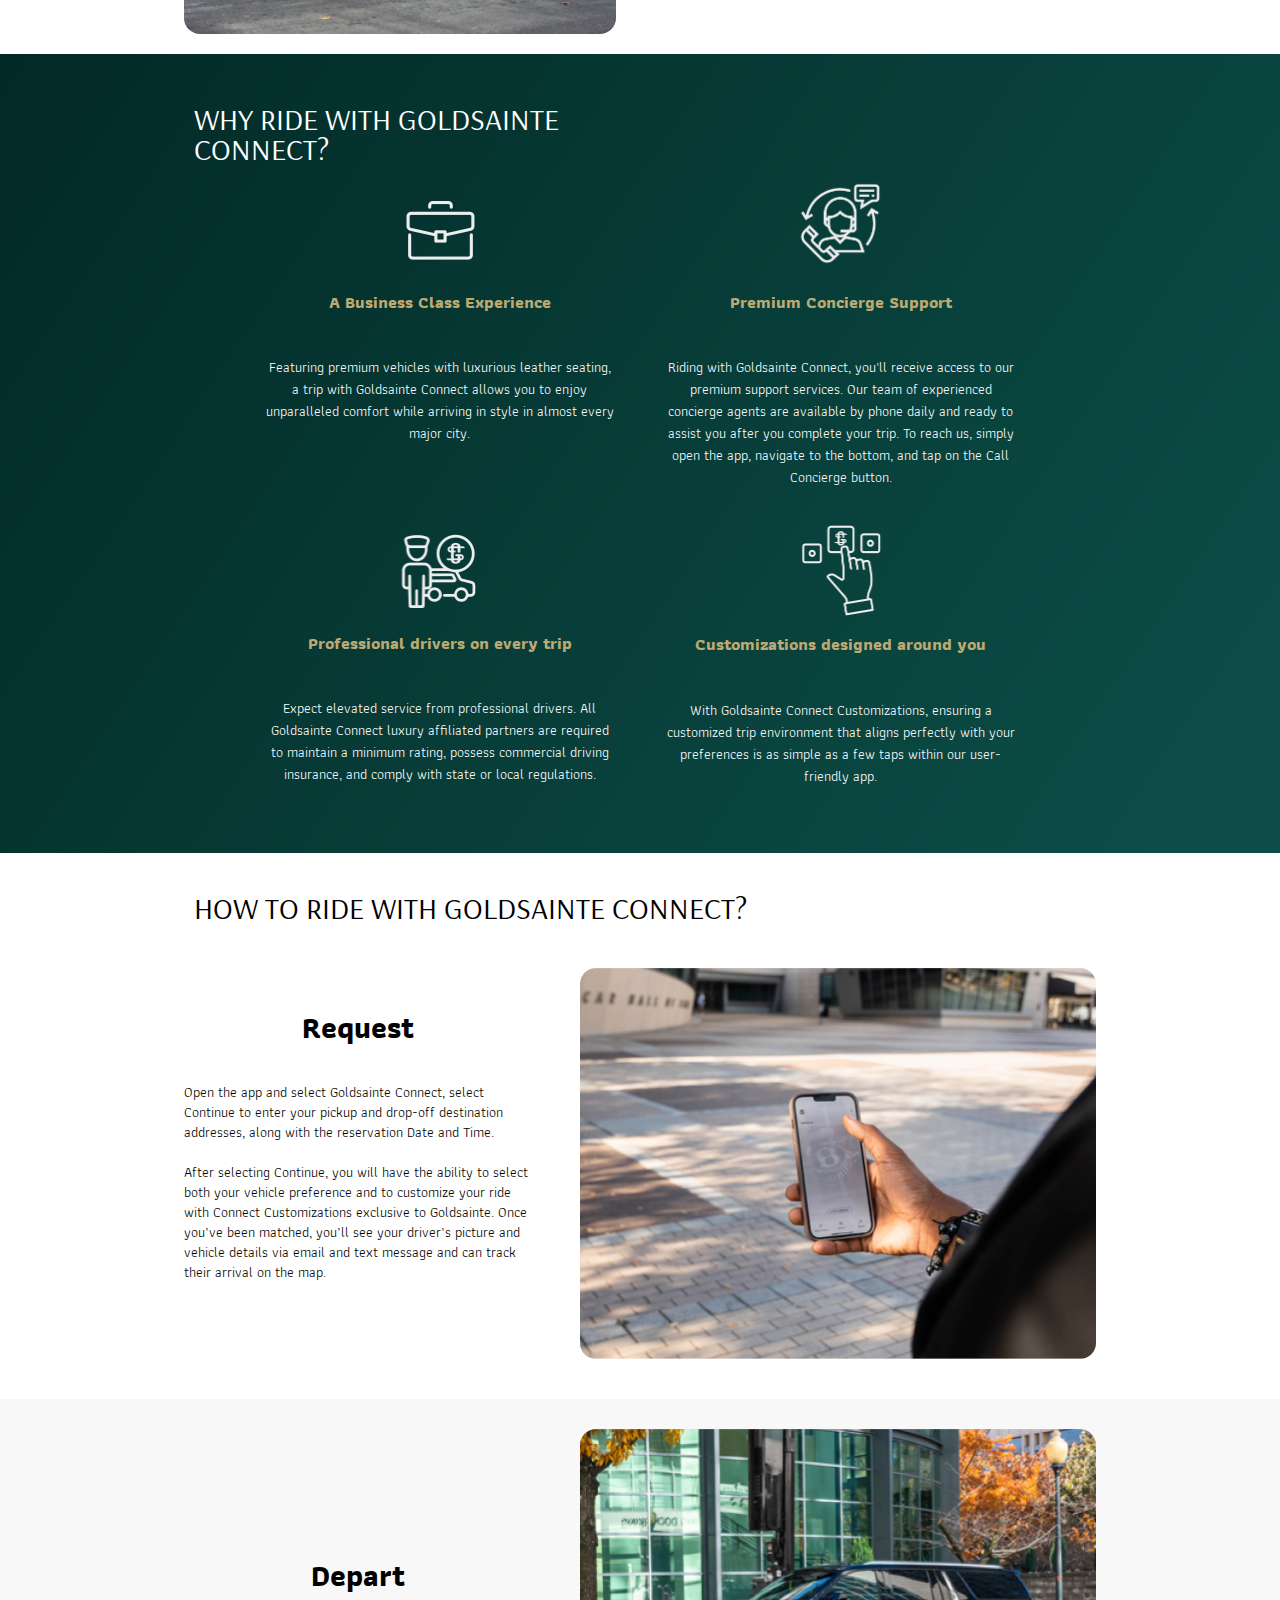
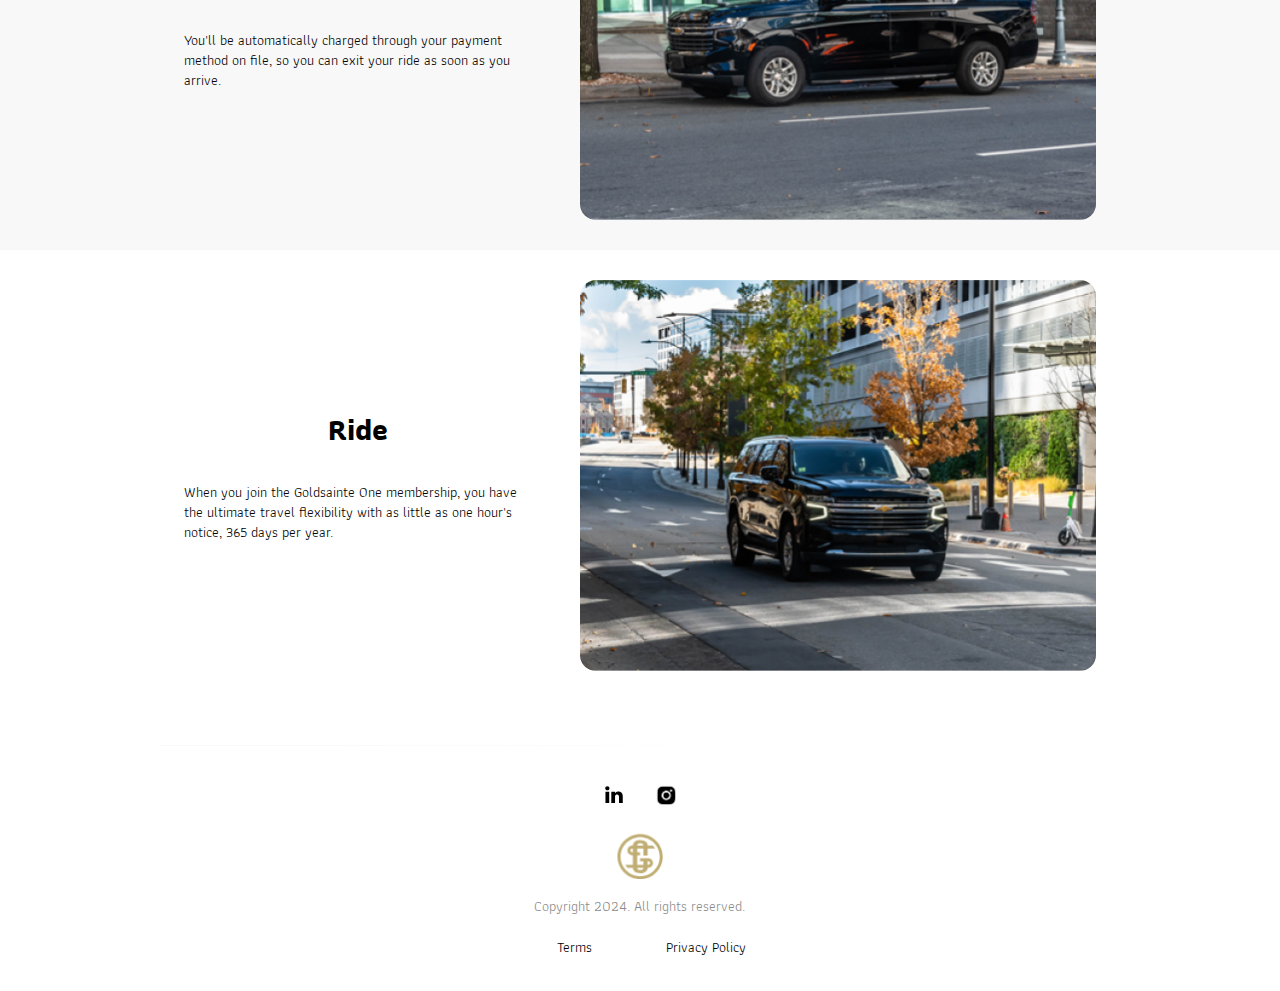
<file: connect.html>
<!DOCTYPE html>
<html>
  <head>
    <title> The World's First Luxury Ride Share App Franchise 
    </title>
    <meta charset="utf-8" />
    <meta name="viewport" content="initial-scale=1, width=device-width" />
    <link rel="icon" href="public/favicon_io/favicon.ico" type="image/xicon"/>
    <link rel="stylesheet" href="./global.css" />
    <link rel="stylesheet" href="./connect.css" />
    <link
      rel="stylesheet"
      href="https://fonts.googleapis.com/css2?family=Arsenal:wght@400;700&display=swap"
    />
    <link
      rel="stylesheet"
      href="https://fonts.googleapis.com/css2?family=Athiti:wght@400;500;600;700&display=swap"
    />
    <link
      rel="stylesheet"
      href="https://fonts.googleapis.com/css2?family=DM Sans:wght@400&display=swap"
    />

    <style>
      @font-face {
        font-family: "Covik Sans";
        src: url("./public/Covik-Sans-Regular.otf");
        font-weight: 400;
      }
      @font-face {
        font-family: "Covik Sans";
        src: url("./public/Covik-Sans-Bold.otf");
        font-weight: 700;
      }
      @font-face {
        font-family: "Covik Sans";
        src: url("./public/Covik-Sans-Regular.otf");
        font-weight: 900;
      }
      @font-face {
        font-family: "Chiffon";
        src: url("./public/Chiffon.otf");
        font-weight: 400;
      }
    </style>
  </head>
  <body>
    <div class="connect1">
      <div class="connect-hero">
        <img
          class="conect-blackcar-hero-white-icon"
          alt=""
          src="./public/conectblackcarherowhite@2x.png"
        />

        <div class="connect-hero-child"></div>
        <div class="frame-parent8">
          <div class="frame-wrapper6">
            <div class="frame-wrapper7">
              <div class="heading-parent10">
                <div class="heading21">GOLDSAINTE CoNNECT</div>
                <div class="paragraph37">
                  Unparalleled Black Car service while arriving in style in
                  almost every major city.
                </div>
              </div>
            </div>
          </div>
          <div class="frame-wrapper8">
            <div class="frame-wrapper7">
              <div class="heading-parent11">
                <div class="heading22">
                  THE WORLD'S FIRST LUXURY MEMBERSHIP RIDE SHARE APP
                </div>
                <div class="paragraph38">
                  Goldsainte is the world’s first luxury membership ride share
                  app that exclusively uses only company-owned Bentley, Rolls
                  Royce, Maybach and Infiniti QX80 as ride share vehicles.
                </div>
              </div>
            </div>
          </div>
          <div class="frame-wrapper10">
            <div class="frame-wrapper11">
              <div class="heading-parent11">
                <div class="heading22">
                  THE WORLD'S FIRST LUXURY MEMBERSHIP RIDE SHARE APP
                </div>
                <div class="paragraph38">
                  Goldsainte is the world’s first luxury membership ride share
                  app that exclusively uses only company-owned Bentley, Rolls
                  Royce, Maybach and Infiniti QX80 as ride share vehicles.
                </div>
              </div>
            </div>
          </div>
        </div>
        <div class="connect-main-logo-nav">
          <a class="primary-horizontal-logo-green-1" href="./index1.html"> </a>
          <button class="hamburger-menu3324234-wrapper" id="frameButton">
            <img
              class="hamburger-menu3324234-icon"
              alt=""
              src="./public/hamburgermenufranchiseinvestment1.svg"
            />
          </button>
        </div>
      </div>
      <div class="connect-main-nav">
        <button class="hamburger-menu3324234-wrapper" id="frameButton1">
          <img
            class="hamburger-menu3324234-icon"
            alt=""
            src="./public/hamburgermenufranchiseinvestment1.svg"
          />
        </button>
      </div>
      <div class="connect-main-logo">
        <a
          class="primary-horizontal-logo-gold-3"
          id="primaryHorizontalLogoGold3" href="./index.html"
        >
        </a>
      </div>
      <div class="connect-h1">
        <div class="frame-parent9">
          <div class="feature-title-group">
            <div class="feature-title5">
              <p class="how-to-ride">
                Wherever You're Going, Goldsainte is there.
              </p>
            </div>
            <div class="text8">Introducing Goldsainte Connect</div>
            <div class="text9">
              Whether you're traveling in town or worldwide, you'll enjoy the
              same professional, luxurious Goldsainte experience, with one of
              Goldsainte’s preferred nationwide partners.
            </div>
          </div>
          <img
            class="black-rideshare-carshare-icon"
            alt=""
            src="./public/blackridesharecarshare@2x.png"
          />
        </div>
      </div>
      <div class="connect-h2">
        <div class="black-car-pickup-men-outside-parent">
          <img
            class="black-car-pickup-men-outside-icon"
            alt=""
            src="./public/blackcarpickupmenoutside@2x.png"
          />

          <div class="what-is-goldsainte-connect">
            <div class="what-is-goldsainte-connect-hea">
              What is Goldsainte Connect?
            </div>
            <div class="what-is-goldsainte-connect-bod">
              Goldsainte Connect provides the same Goldsainte luxury experience
              to guests nationwide with our luxury affiliated partners. Relax in
              the comfort of our late-model premium fleet consisting of the
              newest vehicles in the industry. Featuring premium cars with
              leather seats, a trip with Goldsainte Connect lets you stretch out
              in comfort and show up in style.
            </div>
          </div>
        </div>
      </div>
      <div class="connect-h3">
        <div class="why-ride-goldsainte-connect">
          <div class="why-ride-goldsainte-connect-ti">
            <div class="headings5">Why Ride with Goldsainte Connect?</div>
          </div>
          <div class="why-ride-goldsainte-connect-te">
            <div class="group-business-class-experienc">
              <div class="paragraph40">
                <p class="a-business-class-experience">
                  <span class="a-business-class-experience1">
                    <b>A Business Class Experience</b>
                  </span>
                </p>
                <p class="blank-line59">
                  <span>
                    <span class="a-business-class-experience1">
                      <span>&nbsp;</span>
                    </span>
                  </span>
                </p>
                <p class="featuring-premium-vehicles-wit">
                  <span>
                    <span class="featuring-premium-vehicles"
                      >Featuring premium vehicles with luxurious leather
                      seating, a trip with Goldsainte Connect allows you to
                      enjoy unparalleled comfort while arriving in style in
                      almost every major city.</span
                    >
                  </span>
                </p>
                <p class="blank-line61">
                  <span>
                    <span class="a-business-class-experience1">&nbsp;</span>
                  </span>
                </p>
                <p class="how-to-ride">
                  <span>
                    <span class="a-business-class-experience1">&nbsp;</span>
                  </span>
                </p>
                <p class="how-to-ride">
                  <span>
                    <span class="a-business-class-experience1">&nbsp;</span>
                  </span>
                </p>
                <p class="how-to-ride">
                  <span>
                    <span class="a-business-class-experience1">&nbsp;</span>
                  </span>
                </p>
              </div>
              <img
                class="business-class-experience-icon"
                alt=""
                src="./public/businessclassexperience@2x.png"
              />
            </div>
            <div class="group-premium-concierge-suppor">
              <div class="paragraph41">
                <p class="premium-concierge-support">
                  <span class="a-business-class-experience1">
                    <b>Premium Concierge Support </b>
                  </span>
                </p>
                <p class="how-to-ride">
                  <span>
                    <span class="a-business-class-experience1">
                      <span>&nbsp;</span>
                    </span>
                  </span>
                </p>
                <p class="featuring-premium-vehicles-wit">
                  <span>
                    <span class="featuring-premium-vehicles"
                      >Riding with Goldsainte Connect, you'll receive access to
                      our premium support services. Our team of experienced
                      concierge agents are available by phone daily and ready to
                      assist you after you complete your trip. To reach us,
                      simply open the app, navigate to the bottom, and tap on
                      the Call Concierge button.</span
                    >
                  </span>
                </p>
                <p class="how-to-ride">
                  <span>
                    <span class="a-business-class-experience1">
                      <span>&nbsp;</span>
                    </span>
                  </span>
                </p>
                <p class="blank-line61">
                  <span>
                    <span class="a-business-class-experience1">
                      <span>&nbsp;</span>
                    </span>
                  </span>
                </p>
                <p class="how-to-ride">
                  <span>
                    <span class="a-business-class-experience1">
                      <span>&nbsp;</span>
                    </span>
                  </span>
                </p>
                <p class="how-to-ride">
                  <span>
                    <span class="a-business-class-experience1">
                      <span>&nbsp;</span>
                    </span>
                  </span>
                </p>
                <p class="how-to-ride">
                  <span>
                    <span class="a-business-class-experience1">
                      <span>&nbsp;</span>
                    </span>
                  </span>
                </p>
              </div>
              <img
                class="premium-concierge-support-icon"
                alt=""
                src="./public/premiumconciergesupport@2x.png"
              />
            </div>
            <div class="group-goldsainte-professional-">
              <div class="paragraph42">
                <p class="premium-concierge-support">
                  <span class="a-business-class-experience1">
                    <b>Professional drivers on every trip</b>
                  </span>
                </p>
                <p class="how-to-ride">
                  <span>
                    <span class="a-business-class-experience1">
                      <span>&nbsp;</span>
                    </span>
                  </span>
                </p>
                <p class="featuring-premium-vehicles-wit">
                  <span>
                    <span class="featuring-premium-vehicles"
                      >Expect elevated service from professional drivers. All
                      Goldsainte Connect luxury affiliated partners are required
                      to maintain a minimum rating, possess commercial driving
                      insurance, and comply with state or local
                      regulations.</span
                    >
                  </span>
                </p>
                <p class="how-to-ride">
                  <span>
                    <span class="a-business-class-experience1">
                      <span>&nbsp;</span>
                    </span>
                  </span>
                </p>
                <p class="how-to-ride">
                  <span>
                    <span class="a-business-class-experience1">
                      <span>&nbsp;</span>
                    </span>
                  </span>
                </p>
                <p class="blank-line61">
                  <span>
                    <span class="a-business-class-experience1">
                      <span>&nbsp;</span>
                    </span>
                  </span>
                </p>
                <p class="how-to-ride">
                  <span>
                    <span class="a-business-class-experience1">
                      <span>&nbsp;</span>
                    </span>
                  </span>
                </p>
                <p class="how-to-ride">
                  <span>
                    <span class="a-business-class-experience1">
                      <span>&nbsp;</span>
                    </span>
                  </span>
                </p>
              </div>
              <img
                class="goldsainte-professional-driver-icon"
                alt=""
                src="./public/goldsainteprofessionaldrivers@2x.png"
              />
            </div>
            <div class="group-custom-design-around-you">
              <div class="paragraph43">
                <p class="premium-concierge-support">
                  <b>
                    <span class="customizations-designed-around1"
                      >Customizations designed around you</span
                    >
                  </b>
                </p>
                <p class="how-to-ride">
                  <b>
                    <span class="a-business-class-experience1">&nbsp;</span>
                  </b>
                </p>
                <p class="featuring-premium-vehicles-wit">
                  <span>
                    <span class="featuring-premium-vehicles"
                      >With Goldsainte Connect Customizations, ensuring a
                      customized trip environment that aligns perfectly with
                      your preferences is as simple as a few taps within our
                      user-friendly app.</span
                    >
                  </span>
                </p>
                <p class="blank-line59">
                  <span>
                    <span class="a-business-class-experience1">
                      <span>&nbsp;</span>
                    </span>
                  </span>
                </p>
                <p class="how-to-ride">
                  <span>
                    <span class="a-business-class-experience1">
                      <span>&nbsp;</span>
                    </span>
                  </span>
                </p>
                <p class="how-to-ride">
                  <span>
                    <span class="a-business-class-experience1">
                      <span>&nbsp;</span>
                    </span>
                  </span>
                </p>
              </div>
              <img
                class="custom-design-around-you-icon"
                alt=""
                src="./public/customdesignaroundyou@2x.png"
              />
            </div>
          </div>
        </div>
      </div>
      <div class="connect-h4">
        <div class="how-to-ride-goldsainte-connect">
          <div class="headings6">
            <p class="how-to-ride">How to ride with Goldsainte Connect?</p>
          </div>
        </div>
        <div class="how-to-ride-goldsainte-connect1">
          <div class="request-a-ride">
            <b class="feature-title6">Request</b>
            <div class="title10">
              <p class="how-to-ride">
                Open the app and select Goldsainte Connect, select Continue to
                enter your pickup and drop-off destination addresses, along with
                the reservation Date and Time.
              </p>
              <p class="how-to-ride">&nbsp;</p>
              <p class="how-to-ride">
                After selecting Continue, you will have the ability to select
                both your vehicle preference and to customize your ride with
                Connect Customizations exclusive to Goldsainte. Once you’ve been
                matched, you’ll see your driver’s picture and vehicle details
                via email and text message and can track their arrival on the
                map.
              </p>
            </div>
          </div>
          <img
            class="man-phone-hand-close-up-icon"
            alt=""
            src="./public/manphonehandcloseup@2x.png"
          />
        </div>
      </div>
      <div class="connect-h5">
        <div class="how-to-ride-goldsainte-connect2">
          <div class="depart-location">
            <b class="feature-title7">Depart</b>
            <div class="title11">
              You'll be automatically charged through your payment method on
              file, so you can exit your ride as soon as you arrive.
            </div>
          </div>
          <img
            class="man-phone-hand-close-up-icon"
            alt=""
            src="./public/blackcarparkedforpickup@2x.png"
          />
        </div>
      </div>
      <div class="connect-h6">
        <div class="how-to-ride-goldsainte-connect2">
          <div class="ride-connect">
            <b class="feature-title8">Ride</b>
            <div class="title10">
              When you join the Goldsainte One membership, you have the ultimate
              travel flexibility with as little as one hour's notice, 365 days
              per year.
            </div>
          </div>
          <img
            class="man-phone-hand-close-up-icon"
            alt=""
            src="./public/blackcardrivingcharlottenc@2x.png"
          />
        </div>
      </div>
      <div class="connect-footer">
        <div class="connect-footer-inner">
          <div class="frame-parent10">
            <div class="heading-parent13">
              <b class="heading24">Contact Us</b>
              <div class="paragraph44">
                <span class="you-are-invited2"
                  >You are invited to contact us using this form or by email
                  at:</span
                >
                <span class="span4"> </span>
                <a
                  class="infogoldsaintecom4"
                  href="https://goldsainte69446.activehosted.com/f/1"
                  target="_blank"
                >
                  <span class="infogoldsaintecom5">info@goldsainte.com</span>
                </a>
              </div>
            </div>
            <div class="divider-wrapper2">
              <img class="divider-icon4" alt="" src="./public/divider.svg" />
            </div>
            <div class="contact-info10233-parent">
              <div class="contact-info10233">
                <div class="social-media-container33223-wrapper">
                  <div class="social-media-container33223">
                    <img
                      class="social-media-icon-squarelinke4"
                      alt=""
                      src="./public/social-media-icon-squareinstagram1.svg"
                      id="socialMediaIconSquareLinke"
                    />

                    <img
                      class="social-media-icon-squareinsta4"
                      alt=""
                      src="./public/social-media-icon-squareinstagram234581about@2x.png"
                      id="socialMediaIconSquareInsta"
                    />
                  </div>
                </div>
              </div>
              <img
                class="goldsainte-gold-logo-connect-icon"
                alt=""
                src="./public/goldsaintegoldlogofranchisewhychooseus@2x.png"
              />

              <div class="email4">Copyright 2024. All rights reserved.</div>
            </div>
          </div>
        </div>
      </div>
      <div class="connect-info-links">
        <div class="connect-info-links1">
          <div class="paragraph45" id="paragraphText">Terms</div>
          <div class="paragraph45" id="paragraphText1">Privacy Policy</div>
        </div>
      </div>
    </div>

    <div id="menuhome" class="popup-overlay" style="display: none">
      <div class="menuhome" data-animate-on-scroll>
        <img
          class="logomark-seal-green-1-icon"
          alt=""
          src="./public/logomarksealgreen-1@2x.png"
        />

        <div class="sections">
          <a class="car-share" href="./about.html">about</a>
          <div class="sections-child"></div>
          <a class="car-share" href="./membership.html">membership</a>
          <div class="sections-child"></div>
          <a class="car-share" href="./partner.html">partner</a>
          <div class="sections-child"></div>
          <a class="car-share" href="./register-your-vehicle.html">Car Share</a>
          <div class="sections-child"></div>
          <a class="car-share" href="./connect.html">connect</a>
          <div class="sections-child"></div>
          <a class="car-share" href="./faq.html">faq</a>
          <div class="sections-child"></div>
          <a class="car-share" href="./franchise.html">Franchise</a>
        </div>
      </div>
    </div>

    <script>
      var scrollAnimElements = document.querySelectorAll("[data-animate-on-scroll]");
      var observer = new IntersectionObserver(
        (entries) => {
          for (const entry of entries) {
            if (entry.isIntersecting || entry.intersectionRatio > 0) {
              const targetElement = entry.target;
              targetElement.classList.add("animate");
              observer.unobserve(targetElement);
            }
          }
        },
        {
          threshold: 0.15,
        }
      );
      
      for (let i = 0; i < scrollAnimElements.length; i++) {
        observer.observe(scrollAnimElements[i]);
      }
      
      var frameButton = document.getElementById("frameButton");
      if (frameButton) {
        frameButton.addEventListener("click", function () {
          var drawerOverlay = document.getElementById("menuhome");
          if (!drawerOverlay) return;
          var drawerOverlayStyle = drawerOverlay.style;
          if (drawerOverlayStyle) {
            drawerOverlayStyle.display = "flex";
            drawerOverlayStyle.zIndex = 99;
            drawerOverlayStyle.backgroundColor = "rgba(113, 113, 113, 0.3)";
            drawerOverlayStyle.alignItems = "flex-start";
            drawerOverlayStyle.justifyContent = "";
          }
          drawerOverlay.setAttribute("closable", "");
      
          var onClick =
            drawerOverlay.onClick ||
            function (e) {
              if (
                e.target === drawerOverlay &&
                drawerOverlay.hasAttribute("closable")
              ) {
                drawerOverlayStyle.display = "none";
              }
            };
          drawerOverlay.addEventListener("click", onClick);
        });
      }
      
      var frameButton1 = document.getElementById("frameButton1");
      if (frameButton1) {
        frameButton1.addEventListener("click", function () {
          var drawerOverlay = document.getElementById("menuhome");
          if (!drawerOverlay) return;
          var drawerOverlayStyle = drawerOverlay.style;
          if (drawerOverlayStyle) {
            drawerOverlayStyle.display = "flex";
            drawerOverlayStyle.zIndex = 99;
            drawerOverlayStyle.backgroundColor = "rgba(113, 113, 113, 0.3)";
            drawerOverlayStyle.alignItems = "flex-start";
            drawerOverlayStyle.justifyContent = "";
          }
          drawerOverlay.setAttribute("closable", "");
      
          var onClick =
            drawerOverlay.onClick ||
            function (e) {
              if (
                e.target === drawerOverlay &&
                drawerOverlay.hasAttribute("closable")
              ) {
                drawerOverlayStyle.display = "none";
              }
            };
          drawerOverlay.addEventListener("click", onClick);
        });
      }
      
      var primaryHorizontalLogoGold3 = document.getElementById(
        "primaryHorizontalLogoGold3"
      );
      if (primaryHorizontalLogoGold3) {
        primaryHorizontalLogoGold3.addEventListener("click", function (e) {
          window.location.href = "./index1.html";
        });
      }
      
      var socialMediaIconSquareLinke = document.getElementById(
        "socialMediaIconSquareLinke"
      );
      if (socialMediaIconSquareLinke) {
        socialMediaIconSquareLinke.addEventListener("click", function () {
          window.open("https://www.linkedin.com/company/goldsainte/mycompany/");
        });
      }
      
      var socialMediaIconSquareInsta = document.getElementById(
        "socialMediaIconSquareInsta"
      );
      if (socialMediaIconSquareInsta) {
        socialMediaIconSquareInsta.addEventListener("click", function () {
          window.open("https://www.instagram.com/goldsainte/");
        });
      }
      
      var paragraphText = document.getElementById("paragraphText");
      if (paragraphText) {
        paragraphText.addEventListener("click", function (e) {
          window.location.href = "./terms-and-conditions.html";
        });
      }
      
      var paragraphText1 = document.getElementById("paragraphText1");
      if (paragraphText1) {
        paragraphText1.addEventListener("click", function (e) {
          window.location.href = "./privacy-policy.html";
        });
      }
      </script>
  </body>
</html>
</file>
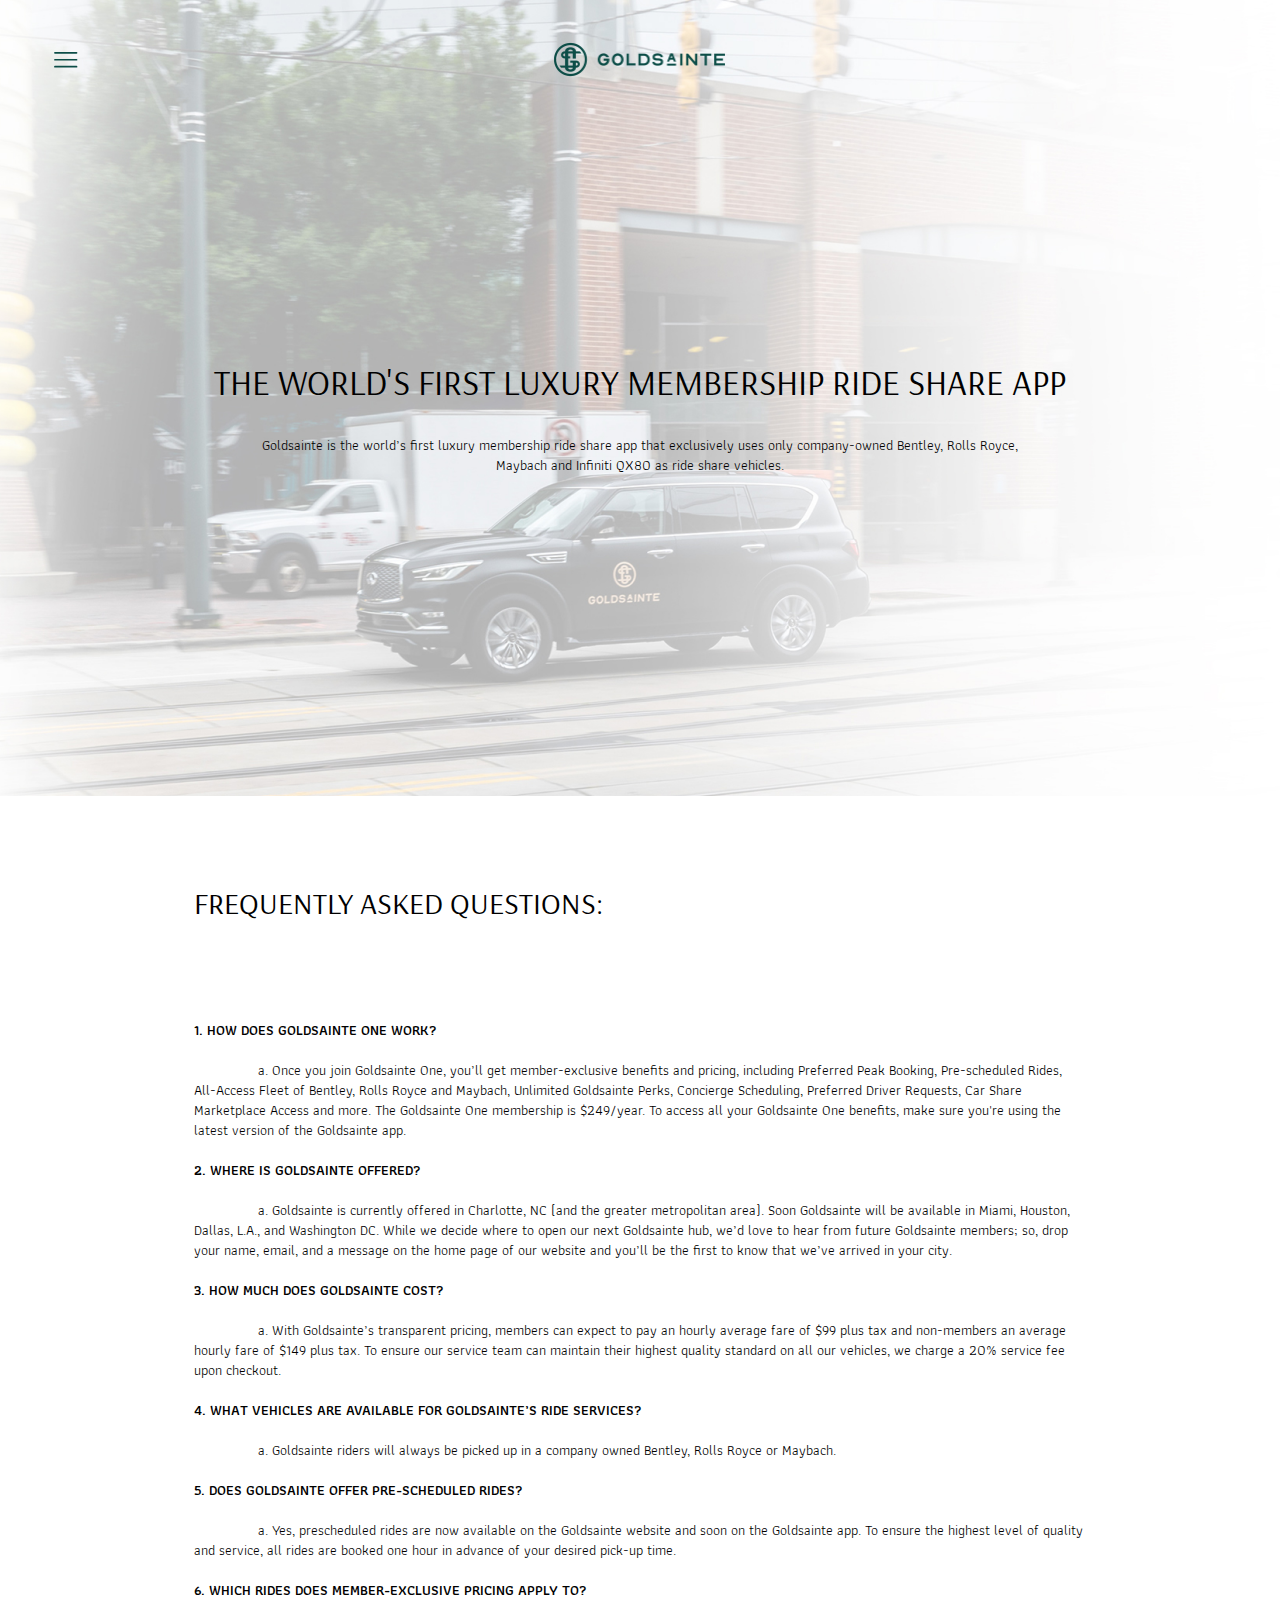
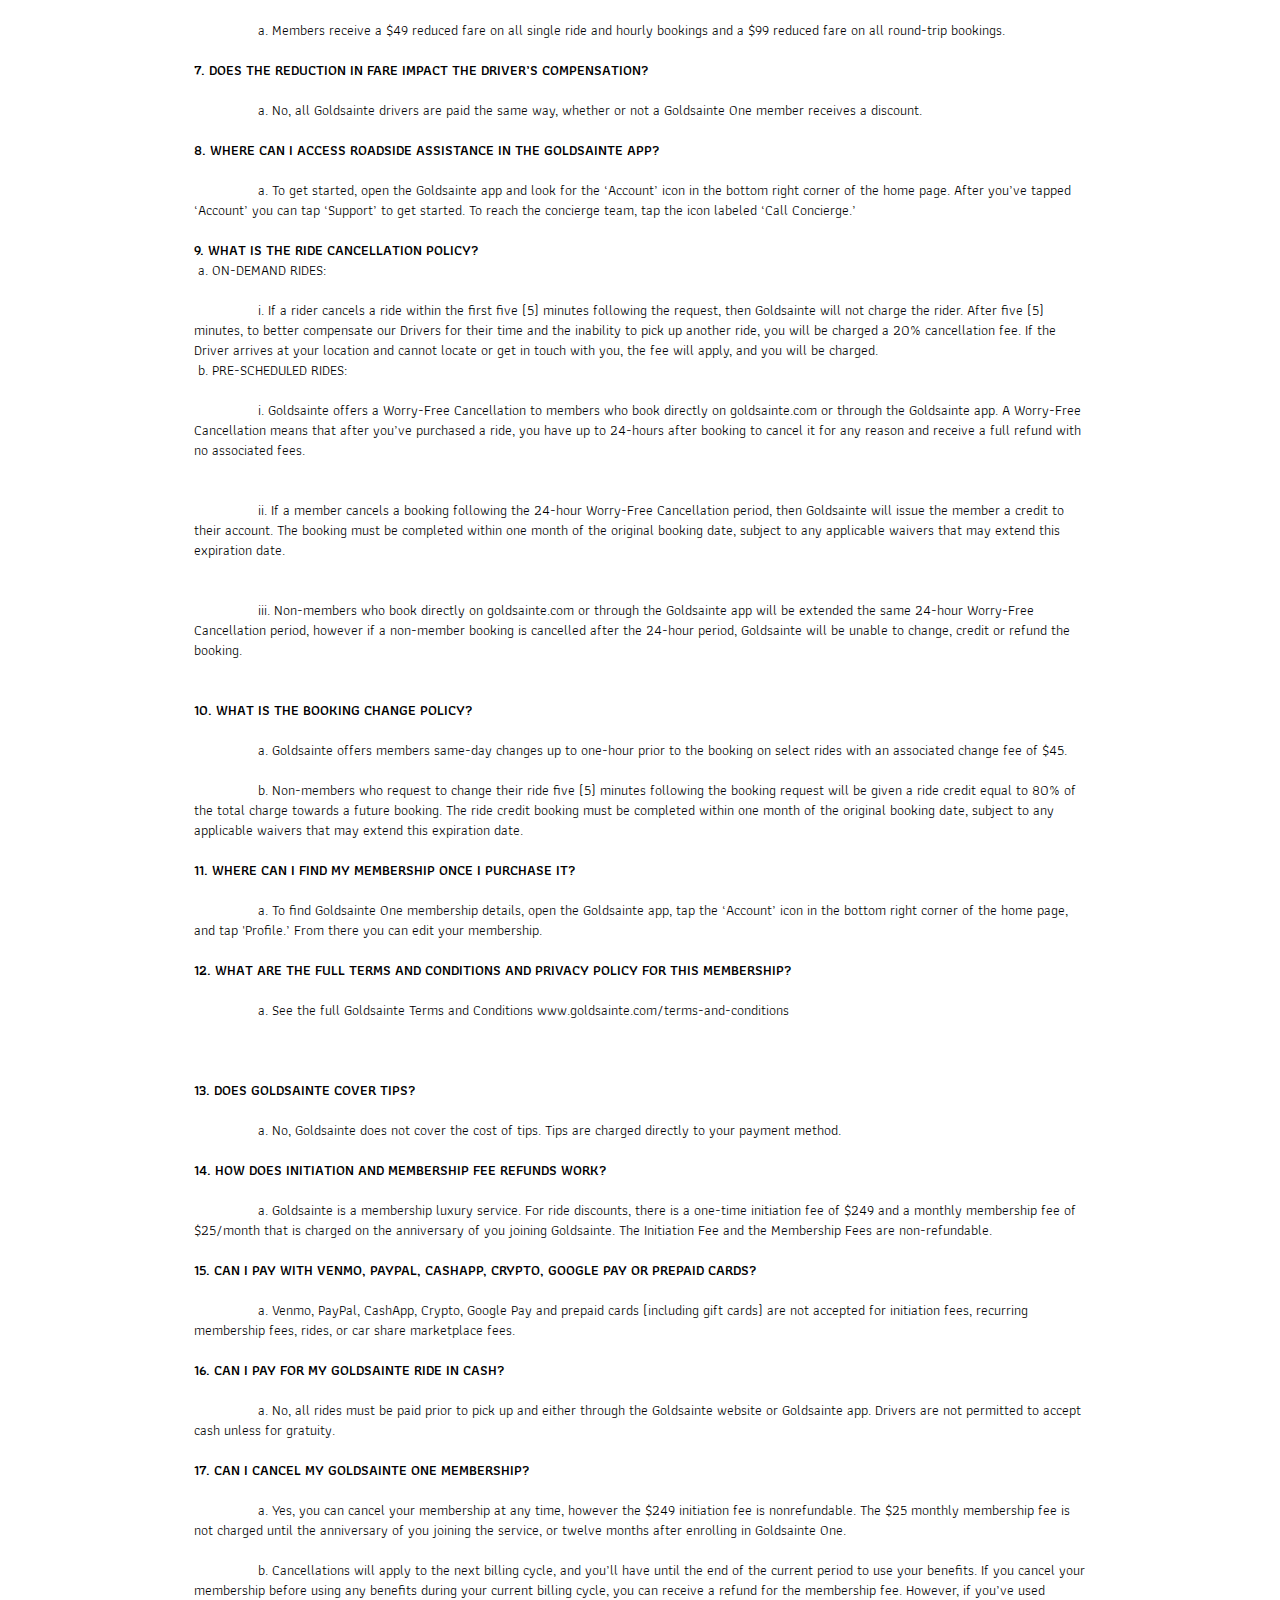
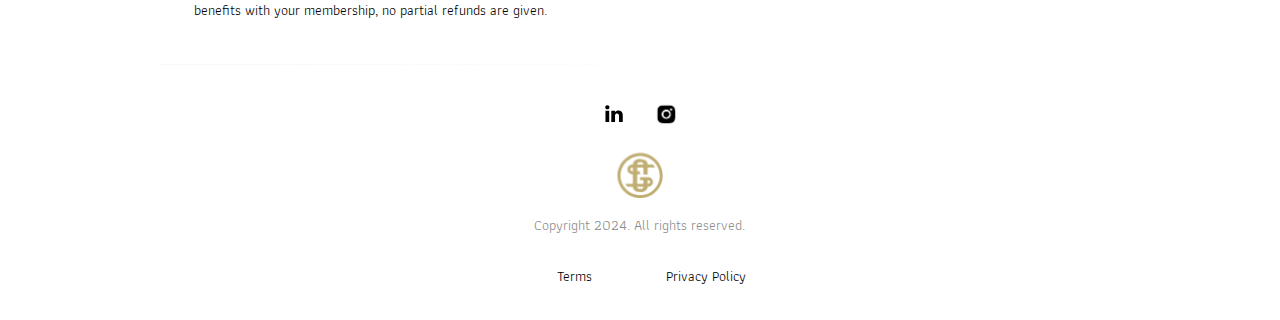
<file: faq.html>
<!DOCTYPE html>
<html>
  <head>
    <title> The World's First Luxury Ride Share App Franchise 
    </title>
    <meta charset="utf-8" />
    <meta name="viewport" content="initial-scale=1, width=device-width" />
    <link rel="icon" href="public/favicon_io/favicon.ico" type="image/xicon"/>
    <link rel="stylesheet" href="./global.css" />
    <link rel="stylesheet" href="./faq.css" />
    <link
      rel="stylesheet"
      href="https://fonts.googleapis.com/css2?family=Arsenal:wght@400;700&display=swap"
    />
    <link
      rel="stylesheet"
      href="https://fonts.googleapis.com/css2?family=Athiti:wght@400;500;600;700&display=swap"
    />
    <link
      rel="stylesheet"
      href="https://fonts.googleapis.com/css2?family=DM Sans:wght@400&display=swap"
    />

    <style>
      @font-face {
        font-family: "Covik Sans";
        src: url("./public/Covik-Sans-Regular.otf");
        font-weight: 400;
      }
      @font-face {
        font-family: "Covik Sans";
        src: url("./public/Covik-Sans-Bold.otf");
        font-weight: 700;
      }
      @font-face {
        font-family: "Covik Sans";
        src: url("./public/Covik-Sans-Regular.otf");
        font-weight: 900;
      }
      @font-face {
        font-family: "Chiffon";
        src: url("./public/Chiffon.otf");
        font-weight: 400;
      }
    </style>
  </head>
  <body>
    <div class="faq">
      <div class="faq-hero">
        <div class="faq-hero-image-white"></div>
        <div class="faq-hero-child"></div>
        <div class="faq-hero-item"></div>
        <div class="faq-hero-inner">
          <div class="frame-wrapper28">
            <div class="heading-parent39">
              <div class="heading51">
                THE WORLD'S FIRST LUXURY MEMBERSHIP RIDE SHARE APP
              </div>
              <div class="paragraph107">
                Goldsainte is the world’s first luxury membership ride share app
                that exclusively uses only company-owned Bentley, Rolls Royce,
                Maybach and Infiniti QX80 as ride share vehicles.
              </div>
            </div>
          </div>
        </div>
        <div class="faq-hero-inner1">
          <div class="frame-wrapper29">
            <div class="frame-wrapper30">
              <div class="heading-parent40">
                <div class="heading52">
                  THE WORLD'S FIRST LUXURY MEMBERSHIP RIDE SHARE APP
                </div>
                <div class="paragraph107">
                  Goldsainte is the world’s first luxury membership ride share
                  app that exclusively uses only company-owned Bentley, Rolls
                  Royce, Maybach and Infiniti QX80 as ride share vehicles.
                </div>
              </div>
            </div>
          </div>
        </div>
        <div class="faq-main-logo-nav2">
          <a class="primary-horizontal-logo-gold-f3" href="./index1.html"> </a>
          <button class="hamburger-menu6-wrapper1" id="frameButton">
            <img
              class="hamburger-menu6-icon4"
              alt=""
              src="./public/hamburgermenufranchiseinvestment1.svg"
            />
          </button>
        </div>
      </div>
      <div class="faq-main-nav">
        <button class="hamburger-menu6-wrapper1" id="frameButton1">
          <img
            class="hamburger-menu6-icon4"
            alt=""
            src="./public/hamburgermenufranchiseinvestment1.svg"
          />
        </button>
      </div>
      <div class="faq-main-logo">
        <a
          class="primary-horizontal-logo-gold-62"
          id="primaryHorizontalLogoGold6" href="./index.html"
        >
        </a>
      </div>
      <div class="faq-h1">
        <div class="frame-parent22">
          <div class="big-number-container">
            <div class="big-number15">FREQUENTLY ASKED QUESTIONS:</div>
          </div>
          <div class="frequently-asked-questions">
            FREQUENTLY ASKED QUESTIONS:
          </div>
        </div>
      </div>
      <div class="faq-h2">
        <div class="faq-text">
          <div class="how-does-goldsainte-container">
            <p class="how-does-goldsainte-one-work">
              <span class="how-does-goldsainte"
                >1. HOW DOES GOLDSAINTE ONE WORK?</span
              >
            </p>
            <p class="how-does-goldsainte-one-work">
              <span class="a-once-you">
                a. Once you join Goldsainte One, you’ll get member-exclusive benefits and pricing, including Preferred Peak Booking, Pre-scheduled Rides, All-Access Fleet of Bentley, Rolls Royce and Maybach, Unlimited Goldsainte Perks, Concierge Scheduling, Preferred Driver Requests, Car Share Marketplace Access and more. The Goldsainte One membership is $249/year. To access all your Goldsainte One benefits, make sure you're using the latest version of the Goldsainte app.</span
              >
            </p>
            <p class="how-does-goldsainte-one-work">
              <span class="how-does-goldsainte">&nbsp;</span>
            </p>
            <p class="how-does-goldsainte-one-work">
              <span class="how-does-goldsainte"
                >2. WHERE IS GOLDSAINTE OFFERED?</span
              >
            </p>
            <p class="how-does-goldsainte-one-work">
              <span class="a-once-you">
                a. Goldsainte is currently offered in Charlotte, NC (and the greater metropolitan area). Soon Goldsainte will be available in Miami, Houston, Dallas, L.A., and Washington DC. While we decide where to open our next Goldsainte hub, we’d love to hear from future Goldsainte members; so, drop your name, email, and a message on the home page of our website and you’ll be the first to know that we’ve arrived in your city.</span
              >
            </p>
            <p class="how-does-goldsainte-one-work">
              <span class="a-once-you">&nbsp;</span>
            </p>
            <p class="how-does-goldsainte-one-work">
              <span class="how-does-goldsainte"
                >3. HOW MUCH DOES GOLDSAINTE COST?</span
              >
            </p>
            <p class="how-does-goldsainte-one-work">
              <span class="a-once-you">
                a. With Goldsainte’s transparent pricing, members can expect to pay an hourly average fare of $99 plus tax and non-members an average hourly fare of $149 plus tax. To ensure our service team can maintain their highest quality standard on all our vehicles, we charge a 20% service fee upon checkout.</span
              >
            </p>
            <p class="how-does-goldsainte-one-work">
              <span class="a-once-you">&nbsp;</span>
            </p>
            <p class="how-does-goldsainte-one-work">
              <span class="how-does-goldsainte"
                >4. WHAT VEHICLES ARE AVAILABLE FOR GOLDSAINTE’S RIDE
                SERVICES?</span
              >
            </p>
            <p class="how-does-goldsainte-one-work">
              <span class="a-once-you">
                a. Goldsainte riders will always be picked up in a company owned Bentley, Rolls Royce or Maybach.</span
              >
            </p>
            <p class="how-does-goldsainte-one-work">
              <span class="a-once-you">&nbsp;</span>
            </p>
            <p class="how-does-goldsainte-one-work">
              <span class="how-does-goldsainte"
                >5. DOES GOLDSAINTE OFFER PRE-SCHEDULED RIDES?</span
              >
            </p>
            <p class="how-does-goldsainte-one-work">
              <span class="a-once-you">
                a. Yes, prescheduled rides are now available on the Goldsainte website and soon on the Goldsainte app. To ensure the highest level of quality and service, all rides are booked one hour in advance of your desired pick-up time.</span
              >
            </p>
            <p class="how-does-goldsainte-one-work">
              <span class="a-once-you">&nbsp;</span>
            </p>
            <p class="how-does-goldsainte-one-work">
              <span class="how-does-goldsainte"
                >6. WHICH RIDES DOES MEMBER-EXCLUSIVE PRICING APPLY TO?</span
              >
            </p>
            <p class="how-does-goldsainte-one-work">
              <span class="a-once-you">
                a. Members receive a $49 reduced fare on all single ride and hourly bookings and a $99 reduced fare on all round-trip bookings.</span
              >
            </p>
            <p class="how-does-goldsainte-one-work">
              <span class="a-once-you">&nbsp;</span>
            </p>
            <p class="how-does-goldsainte-one-work">
              <span class="how-does-goldsainte"
                >7. DOES THE REDUCTION IN FARE IMPACT THE DRIVER’S
                COMPENSATION?</span
              >
            </p>
            <p class="how-does-goldsainte-one-work">
              <span class="a-once-you">
                a. No, all Goldsainte drivers are paid the same way, whether or not a Goldsainte One member receives a discount.</span
              >
            </p>
            <p class="how-does-goldsainte-one-work">
              <span class="a-once-you">&nbsp;</span>
            </p>
            <p class="how-does-goldsainte-one-work">
              <span class="how-does-goldsainte"
                >8. WHERE CAN I ACCESS ROADSIDE ASSISTANCE IN THE GOLDSAINTE
                APP?</span
              >
            </p>
            <p class="how-does-goldsainte-one-work">
              <span class="a-once-you">
                a. To get started, open the Goldsainte app and look for the ‘Account’ icon in the bottom right corner of the home page. After you’ve tapped ‘Account’ you can tap ‘Support’ to get started. To reach the concierge team, tap the icon labeled ‘Call Concierge.’</span
              >
            </p>
            <p class="how-does-goldsainte-one-work">
              <span class="a-once-you">&nbsp;</span>
            </p>
            <p class="how-does-goldsainte-one-work">
              <span class="how-does-goldsainte"
                >9. WHAT IS THE RIDE CANCELLATION POLICY?</span
              >
            </p>
            <p class="how-does-goldsainte-one-work">
              <span class="i-if-a"> a. ON-DEMAND RIDES:</span>
            </p>
            <p class="how-does-goldsainte-one-work">
              <span class="i-if-a">
                i. If a rider cancels a ride within the first five (5) minutes following the request, then Goldsainte will not charge the rider. After five (5) minutes, to better compensate our Drivers for their time and the inability to pick up another ride, you will be charged a 20% cancellation fee. If the Driver arrives at your location and cannot locate or get in touch with you, the fee will apply, and you will be charged.</span
              >
            </p>
            <p class="how-does-goldsainte-one-work">
              <span class="i-if-a"> b. PRE-SCHEDULED RIDES:</span>
            </p>
            <p class="how-does-goldsainte-one-work">
              <span class="i-if-a">
                i. Goldsainte offers a Worry-Free Cancellation to members who book directly on goldsainte.com or through the Goldsainte app. A Worry-Free Cancellation means that after you’ve purchased a ride, you have up to 24-hours after booking to cancel it for any reason and receive a full refund with no associated fees.
              </span>
            </p>
            <p class="how-does-goldsainte-one-work">
              <span class="i-if-a">
                ii. If a member cancels a booking following the 24-hour Worry-Free Cancellation period, then Goldsainte will issue the member a credit to their account. The booking must be completed within one month of the original booking date, subject to any applicable waivers that may extend this expiration date.
              </span>
            </p>
            <p class="how-does-goldsainte-one-work">
              <span class="i-if-a">
                iii. Non-members who book directly on goldsainte.com or through the Goldsainte app will be extended the same 24-hour Worry-Free Cancellation period, however if a non-member booking is cancelled after the 24-hour period, Goldsainte will be unable to change, credit or refund the booking.
              </span>
            </p>
            <p class="how-does-goldsainte-one-work">
              <span class="i-if-a">&nbsp; </span>
            </p>
            <p class="how-does-goldsainte-one-work">
              <span class="how-does-goldsainte"
                >10. WHAT IS THE BOOKING CHANGE POLICY?</span
              >
            </p>
            <p class="how-does-goldsainte-one-work">
              <span class="a-once-you">
                a. Goldsainte offers members same-day changes up to one-hour prior to the booking on select rides with an associated change fee of $45.</span
              >
            </p>
            <p class="how-does-goldsainte-one-work">
              <span class="a-once-you">
                b. Non-members who request to change their ride five (5) minutes following the booking request will be given a ride credit equal to 80% of the total charge towards a future booking. The ride credit booking must be completed within one month of the original booking date, subject to any applicable waivers that may extend this expiration date.</span
              >
            </p>
            <p class="how-does-goldsainte-one-work">
              <span class="a-once-you">&nbsp;</span>
            </p>
            <p class="how-does-goldsainte-one-work">
              <span class="how-does-goldsainte"
                >11. WHERE CAN I FIND MY MEMBERSHIP ONCE I PURCHASE IT?</span
              >
            </p>
            <p class="how-does-goldsainte-one-work">
              <span class="a-once-you">
                a. To find Goldsainte One membership details, open the Goldsainte app, tap the ‘Account’ icon in the bottom right corner of the home page, and tap 'Profile.’ From there you can edit your membership.</span
              >
            </p>
            <p class="how-does-goldsainte-one-work">
              <span class="a-once-you">&nbsp;</span>
            </p>
            <p class="how-does-goldsainte-one-work">
              <span class="how-does-goldsainte"
                >12. WHAT ARE THE FULL TERMS AND CONDITIONS AND PRIVACY POLICY
                FOR THIS MEMBERSHIP?</span
              >
            </p>
            <p class="how-does-goldsainte-one-work">
              <span class="i-if-a"> 
                a. See the full Goldsainte Terms and Conditions www.goldsainte.com/terms-and-conditions <br>
                </span>
              </a>
            </p>
            <p class="how-does-goldsainte-one-work">
              <span class="i-if-a">&nbsp;</span>
            </p>
            <p class="how-does-goldsainte-one-work">
              <span class="how-does-goldsainte"
                >13. DOES GOLDSAINTE COVER TIPS?</span
              >
            </p>
            <p class="how-does-goldsainte-one-work">
              <span class="a-once-you">
                a. No, Goldsainte does not cover the cost of tips. Tips are charged directly to your payment method.</span
              >
            </p>
            <p class="how-does-goldsainte-one-work">
              <span class="a-once-you">&nbsp;</span>
            </p>
            <p class="how-does-goldsainte-one-work">
              <span class="how-does-goldsainte"
                >14. HOW DOES INITIATION AND MEMBERSHIP FEE REFUNDS WORK?</span
              >
            </p>
            <p class="how-does-goldsainte-one-work">
              <span class="a-once-you">
                a. Goldsainte is a membership luxury service. For ride discounts, there is a one-time initiation fee of $249 and a monthly membership fee of $25/month that is charged on the anniversary of you joining Goldsainte. The Initiation Fee and the Membership Fees are non-refundable.</span
              >
            </p>
            <p class="how-does-goldsainte-one-work">
              <span class="a-once-you">&nbsp;</span>
            </p>
            <p class="how-does-goldsainte-one-work">
              <span class="how-does-goldsainte"
                >15. CAN I PAY WITH VENMO, PAYPAL, CASHAPP, CRYPTO, GOOGLE PAY
                OR PREPAID CARDS?</span
              >
            </p>
            <p class="how-does-goldsainte-one-work">
              <span class="a-once-you">
                a. Venmo, PayPal, CashApp, Crypto, Google Pay and prepaid cards (including gift cards) are not accepted for initiation fees, recurring membership fees, rides, or car share marketplace fees.</span
              >
            </p>
            <p class="how-does-goldsainte-one-work">
              <span class="a-once-you">&nbsp;</span>
            </p>
            <p class="how-does-goldsainte-one-work">
              <span class="how-does-goldsainte"
                >16. CAN I PAY FOR MY GOLDSAINTE RIDE IN CASH?</span
              >
            </p>
            <p class="how-does-goldsainte-one-work">
              <span class="a-once-you">
                a. No, all rides must be paid prior to pick up and either through the Goldsainte website or Goldsainte app. Drivers are not permitted to accept cash unless for gratuity.</span
              >
            </p>
            <p class="how-does-goldsainte-one-work">
              <span class="a-once-you">&nbsp;</span>
            </p>
            <p class="how-does-goldsainte-one-work">
              <span class="how-does-goldsainte"
                >17. CAN I CANCEL MY GOLDSAINTE ONE MEMBERSHIP?</span
              >
            </p>
            <p class="how-does-goldsainte-one-work">
              <span class="a-once-you">
                a. Yes, you can cancel your membership at any time, however the $249 initiation fee is nonrefundable. The $25 monthly membership fee is not charged until the anniversary of you joining the service, or twelve months after enrolling in Goldsainte One.</span
              >
            </p>
            <p class="how-does-goldsainte-one-work">
              <span class="a-once-you">
                b. Cancellations will apply to the next billing cycle, and you’ll have until the end of the current period to use your benefits. If you cancel your membership before using any benefits during your current billing cycle, you can receive a refund for the membership fee. However, if you’ve used benefits with your membership, no partial refunds are given.</span
              >
              </p>
          </div>
        </div>
      </div>
      <div class="faq-footer">
        <div class="faq-footer-inner">
          <div class="frame-parent23">
            <div class="heading-parent41">
              <b class="heading53">Contact Us</b>
              <div class="paragraph109">
                <span class="you-are-invited10"
                  >You are invited to contact us using this form or by email
                  at:</span
                >
                <span class="span250"> </span>
                <a
                  class="goldsaintecom4"
                  href="https://goldsainte69446.activehosted.com/f/1"
                  target="_blank"
                >
                  <span class="goldsaintecom6">info@goldsainte.com</span>
                </a>
              </div>
            </div>
            <div class="divider-wrapper11">
              <img class="divider-icon13" alt="" src="./public/divider.svg" />
            </div>
            <div class="contact-info7-parent">
              <div class="contact-info7">
                <div class="social-media-container3-wrapper2">
                  <div class="social-media-container34">
                    <img
                      class="social-media-icon-squarelinke14"
                      alt=""
                      src="./public/social-media-icon-squareinstagram1.svg"
                      id="socialMediaIconSquareLinke"
                    />

                    <img
                      class="social-media-icon-squareinsta13"
                      alt=""
                      src="./public/social-media-icon-squareinstagram22@2x.png"
                      id="socialMediaIconSquareInsta"
                    />
                  </div>
                </div>
              </div>
              <img
                class="goldsainte-gold-logo-faq-icon2"
                alt=""
                src="./public/goldsaintegoldlogomembership1@2x.png"
              />

              <div class="email13">Copyright 2024. All rights reserved.</div>
            </div>
          </div>
        </div>
      </div>
      <div class="faq-info-links">
        <div class="faq-info-links1">
          <div class="paragraph110" id="paragraphText">Terms</div>
          <div class="paragraph110" id="paragraphText1">Privacy Policy</div>
        </div>
      </div>
    </div>

    <div id="menuhome" class="popup-overlay" style="display: none">
      <div class="menuhome" data-animate-on-scroll>
        <img
          class="logomark-seal-green-1-icon"
          alt=""
          src="./public/logomarksealgreen-1@2x.png"
        />

        <div class="sections">
          <a class="car-share" href="./about.html">about</a>
          <div class="sections-child"></div>
          <a class="car-share" href="./membership.html">membership</a>
          <div class="sections-child"></div>
          <a class="car-share" href="./partner.html">partner</a>
          <div class="sections-child"></div>
          <a class="car-share" href="./register-your-vehicle.html">Car Share</a>
          <div class="sections-child"></div>
          <a class="car-share" href="./connect.html">connect</a>
          <div class="sections-child"></div>
          <a class="car-share" href="./faq.html">faq</a>
          <div class="sections-child"></div>
          <a class="car-share" href="./franchise.html">Franchise</a>
        </div>
      </div>
    </div>

    <script>
      var scrollAnimElements = document.querySelectorAll("[data-animate-on-scroll]");
      var observer = new IntersectionObserver(
        (entries) => {
          for (const entry of entries) {
            if (entry.isIntersecting || entry.intersectionRatio > 0) {
              const targetElement = entry.target;
              targetElement.classList.add("animate");
              observer.unobserve(targetElement);
            }
          }
        },
        {
          threshold: 0.15,
        }
      );
      
      for (let i = 0; i < scrollAnimElements.length; i++) {
        observer.observe(scrollAnimElements[i]);
      }
      
      var frameButton = document.getElementById("frameButton");
      if (frameButton) {
        frameButton.addEventListener("click", function () {
          var drawerOverlay = document.getElementById("menuhome");
          if (!drawerOverlay) return;
          var drawerOverlayStyle = drawerOverlay.style;
          if (drawerOverlayStyle) {
            drawerOverlayStyle.display = "flex";
            drawerOverlayStyle.zIndex = 99;
            drawerOverlayStyle.backgroundColor = "rgba(113, 113, 113, 0.3)";
            drawerOverlayStyle.alignItems = "flex-start";
            drawerOverlayStyle.justifyContent = "";
          }
          drawerOverlay.setAttribute("closable", "");
      
          var onClick =
            drawerOverlay.onClick ||
            function (e) {
              if (
                e.target === drawerOverlay &&
                drawerOverlay.hasAttribute("closable")
              ) {
                drawerOverlayStyle.display = "none";
              }
            };
          drawerOverlay.addEventListener("click", onClick);
        });
      }
      
      var frameButton1 = document.getElementById("frameButton1");
      if (frameButton1) {
        frameButton1.addEventListener("click", function () {
          var drawerOverlay = document.getElementById("menuhome");
          if (!drawerOverlay) return;
          var drawerOverlayStyle = drawerOverlay.style;
          if (drawerOverlayStyle) {
            drawerOverlayStyle.display = "flex";
            drawerOverlayStyle.zIndex = 99;
            drawerOverlayStyle.backgroundColor = "rgba(113, 113, 113, 0.3)";
            drawerOverlayStyle.alignItems = "flex-start";
            drawerOverlayStyle.justifyContent = "";
          }
          drawerOverlay.setAttribute("closable", "");
      
          var onClick =
            drawerOverlay.onClick ||
            function (e) {
              if (
                e.target === drawerOverlay &&
                drawerOverlay.hasAttribute("closable")
              ) {
                drawerOverlayStyle.display = "none";
              }
            };
          drawerOverlay.addEventListener("click", onClick);
        });
      }
      
      var primaryHorizontalLogoGold6 = document.getElementById(
        "primaryHorizontalLogoGold6"
      );
      if (primaryHorizontalLogoGold6) {
        primaryHorizontalLogoGold6.addEventListener("click", function (e) {
          window.location.href = "./index1.html";
        });
      }
      
      var socialMediaIconSquareLinke = document.getElementById(
        "socialMediaIconSquareLinke"
      );
      if (socialMediaIconSquareLinke) {
        socialMediaIconSquareLinke.addEventListener("click", function () {
          window.open("https://www.linkedin.com/company/goldsainte/mycompany/");
        });
      }
      
      var socialMediaIconSquareInsta = document.getElementById(
        "socialMediaIconSquareInsta"
      );
      if (socialMediaIconSquareInsta) {
        socialMediaIconSquareInsta.addEventListener("click", function () {
          window.open("https://www.instagram.com/goldsainte/");
        });
      }
      
      var paragraphText = document.getElementById("paragraphText");
      if (paragraphText) {
        paragraphText.addEventListener("click", function (e) {
          window.location.href = "./terms-and-conditions.html";
        });
      }
      
      var paragraphText1 = document.getElementById("paragraphText1");
      if (paragraphText1) {
        paragraphText1.addEventListener("click", function (e) {
          window.location.href = "./privacy-policy.html";
        });
      }
      </script>
  </body>
</html>
</file>
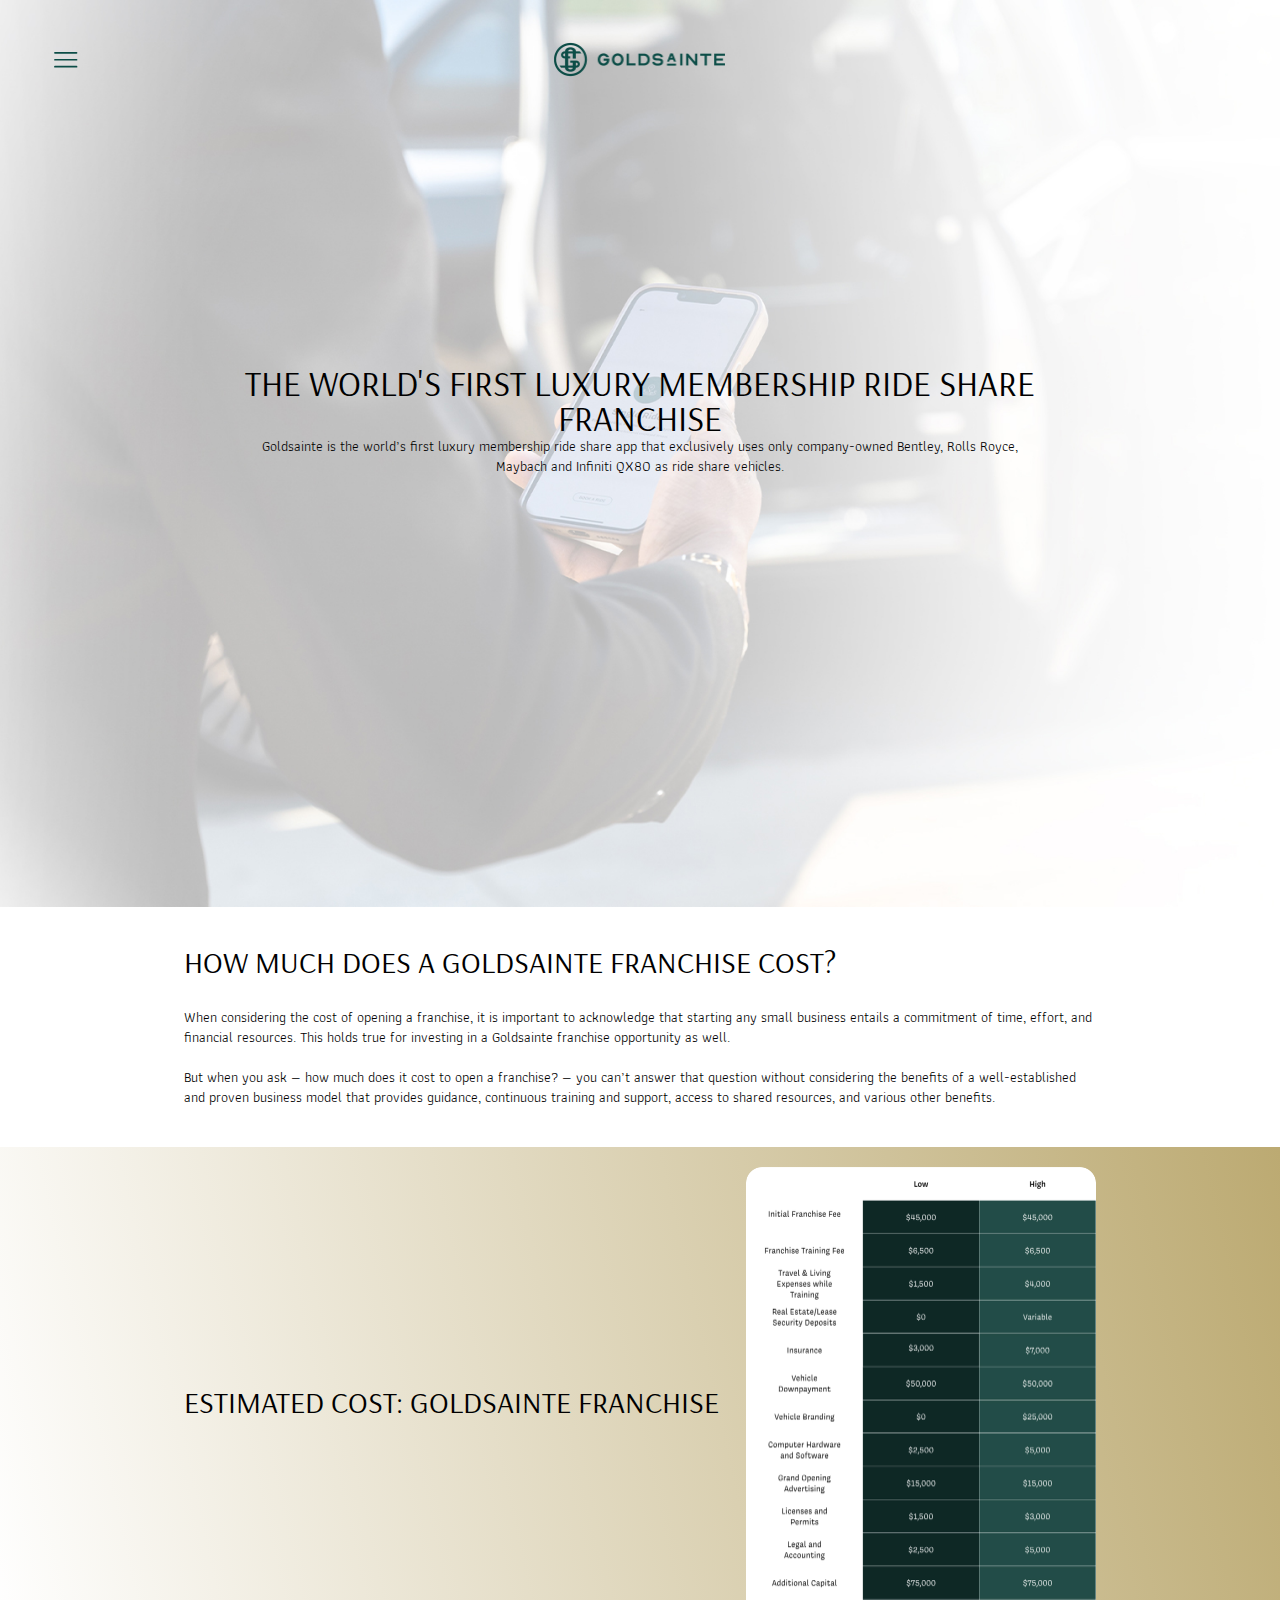
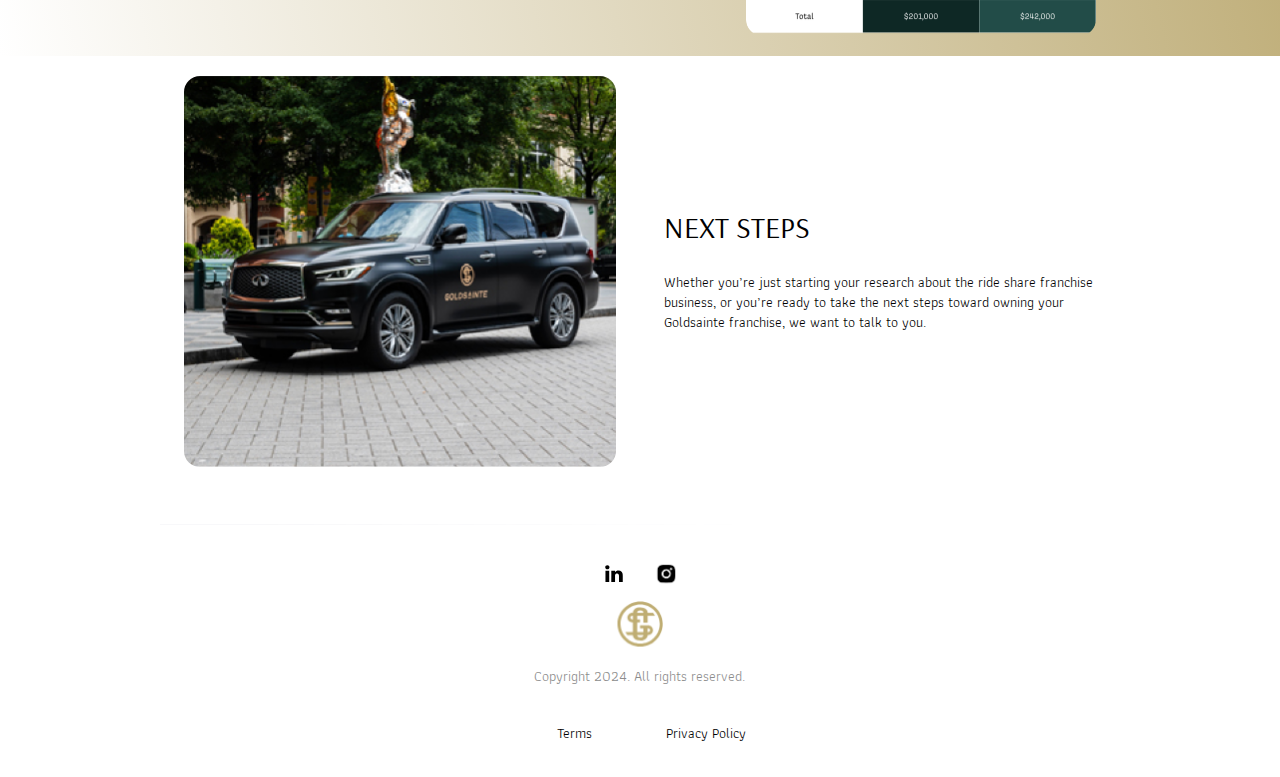
<file: franchise-investment.html>
<!DOCTYPE html>
<html>
  <head>
    <title> The World's First Luxury Ride Share App Franchise 
    </title>
    <meta charset="utf-8" />
    <meta name="viewport" content="initial-scale=1, width=device-width" />
    <link rel="icon" href="public/favicon_io/favicon.ico" type="image/xicon"/>
    <link rel="stylesheet" href="./global.css" />
    <link rel="stylesheet" href="./franchise-investment.css" />
    <link
      rel="stylesheet"
      href="https://fonts.googleapis.com/css2?family=Arsenal:wght@400;700&display=swap"
    />
    <link
      rel="stylesheet"
      href="https://fonts.googleapis.com/css2?family=Athiti:wght@400;500;600;700&display=swap"
    />
    <link
      rel="stylesheet"
      href="https://fonts.googleapis.com/css2?family=DM Sans:wght@400&display=swap"
    />

    <style>
      @font-face {
        font-family: "Covik Sans";
        src: url("./public/Covik-Sans-Regular.otf");
        font-weight: 400;
      }
      @font-face {
        font-family: "Covik Sans";
        src: url("./public/Covik-Sans-Bold.otf");
        font-weight: 700;
      }
      @font-face {
        font-family: "Covik Sans";
        src: url("./public/Covik-Sans-Regular.otf");
        font-weight: 900;
      }
      @font-face {
        font-family: "Chiffon";
        src: url("./public/Chiffon.otf");
        font-weight: 400;
      }
    </style>
  </head>
  <body>
    <div class="franchise-investment">
      <div class="franchise-investment-available">
        <img
          class="franchise-investment-hero-1-icon"
          alt=""
          src="./public/franchiseinvestmenthero-1@2x.png"
        />

        <div class="franchise-investment-available-inner">
          <div class="frame-wrapper18">
            <div class="heading-parent26">
              <div class="heading37">
                THE WORLD'S FIRST LUXURY MEMBERSHIP RIDE SHARE FRANCHISE
              </div>
              <div class="paragraph81">
                Goldsainte is the world’s first luxury membership ride share app
                that exclusively uses only company-owned Bentley, Rolls Royce,
                Maybach and Infiniti QX80 as ride share vehicles.
              </div>
            </div>
          </div>
        </div>
        <div class="franchise-investment-available-child">
          <div class="frame-wrapper18">
            <div class="heading-parent26">
              <div class="heading38">
                THE WORLD'S FIRST LUXURY MEMBERSHIP RIDE SHARE FRANCHISE
              </div>
              <div class="paragraph81">
                Goldsainte is the world’s first luxury membership ride share app
                that exclusively uses only company-owned Bentley, Rolls Royce,
                Maybach and Infiniti QX80 as ride share vehicles.
              </div>
            </div>
          </div>
        </div>
        <div class="franchise-investment-nav">
          <a class="franchise-investment-horizonta" href="./index1.html"> </a>
          <button
            class="hamburger-menu12-wrapper"
            id="frameFranchiseInvestment1"
          >
            <img
              class="hamburger-menu-franchise-inves-icon"
              alt=""
              src="./public/hamburgermenufranchiseinvestment1.svg"
            />
          </button>
        </div>
      </div>
      <div class="franchise-investment-main-nav">
        <button class="hamburger-menu12-wrapper" id="frameButton">
          <img
            class="hamburger-menu-franchise-inves-icon"
            alt=""
            src="./public/hamburgermenufranchiseinvestment1.svg"
          />
        </button>
      </div>
      <div class="franchise-investment-main-logo">
        <a
          class="primary-horizontal-logo-gold-13"
          id="primaryHorizontalLogoGold1" href="./index.html"
        >
        </a>
      </div>
      <div class="franchise-investment-h1">
        <div class="how-much-does-a-goldsainte-fra">
          <div class="heading39">
            HOW MUCH DOES A GOLDSAINTE FRANCHISE COST?
          </div>
          <div class="paragraph83">
            <p class="when-considering-the">
              When considering the cost of opening a franchise, it is important
              to acknowledge that starting any small business entails a
              commitment of time, effort, and financial resources. This holds
              true for investing in a Goldsainte franchise opportunity as well.
            </p>
            <p class="when-considering-the">&nbsp;</p>
            <p class="when-considering-the">
              But when you ask — how much does it cost to open a franchise? —
              you can’t answer that question without considering the benefits of
              a well-established and proven business model that provides
              guidance, continuous training and support, access to shared
              resources, and various other benefits.
            </p>
          </div>
        </div>
      </div>
      <div class="franchise-investment-h2">
        <div class="estimated-cost">
          <div class="estimated-costframe">
            <div class="feature-title14">
              Estimated Cost: GOLDSAINTE FRANCHISE
            </div>
            <img
              class="estimated-cost-chart-icon"
              alt=""
              src="./public/estimatedcostchart@2x.png"
            />
          </div>
        </div>
      </div>
      <div class="franchise-investment-h3">
        <div class="frame-next-steps-franchise-inv">
          <img
            class="goldsainte-carshare-pickup-cha-icon"
            alt=""
            src="./public/goldsaintecarsharepickupcharlottencqx80ride@2x.png"
          />

          <div class="text-text">
            <div class="header-frame1">
              <div class="title15">NEXT STEPS</div>
            </div>
            <div class="body18">
              Whether you’re just starting your research about the ride share
              franchise business, or you’re ready to take the next steps toward
              owning your Goldsainte franchise, we want to talk to you.
            </div>
          </div>
        </div>
      </div>
      <div class="franchise-investment-footer">
        <div class="franchise-investment-footer-inner">
          <div class="frame-parent16">
            <div class="heading-parent28">
              <b class="heading40">Request Franchise Information</b>
              <div class="paragraph84">
                <span class="click3">Click</span>
                <span class="span11"> </span>
                <a
                  class="here6"
                  href="https://goldsainte69446.activehosted.com/f/13"
                  target="_blank"
                >
                  <span class="here7">here</span>
                </a>
              </div>
            </div>
            <div class="divider-wrapper7">
              <img class="divider-icon9" alt="" src="./public/divider.svg" />
            </div>
            <div class="contact-info2-group">
              <div class="contact-info21">
                <div class="social-media-container-wrapper1">
                  <div class="social-media-container5">
                    <img
                      class="social-media-icon-squarelinke10"
                      alt=""
                      src="./public/social-media-icon-squareinstagram1.svg"
                      id="socialMediaIconSquareLinke"
                    />

                    <img
                      class="social-media-icon-squareinsta9"
                      alt=""
                      src="./public/social-media-icon-squareinstagramlogo@2x.png"
                      id="socialMediaIconSquareInsta"
                    />
                  </div>
                </div>
              </div>
              <img
                class="goldsainte-gold-logo-franchise-icon2"
                alt=""
                src="./public/goldsaintegoldlogofranchiseinvestment@2x.png"
              />

              <div class="email9">Copyright 2024. All rights reserved.</div>
            </div>
          </div>
        </div>
      </div>
      <div class="franchise-investment-info-link">
        <div class="franchise-investment-info-link1">
          <div class="paragraph85" id="paragraphText">Terms</div>
          <div class="paragraph85" id="paragraphText1">Privacy Policy</div>
        </div>
      </div>
    </div>

    <div id="menufranchise" class="popup-overlay" style="display: none">
      <div class="menufranchise" data-animate-on-scroll>
        <img
          class="logomark-seal-green-2-icon"
          alt=""
          src="./public/logomarksealgreen-2@2x.png"
        />

        <div class="sections1">
          <a class="franchise-home" href="./franchise.html">FRANCHISE home </a>
          <div class="sections-child3"></div>
          <a class="franchise-home" href="./franchise-model.html"
            >FRANCHISE MODEL
          </a>
          <div class="sections-child3"></div>
          <a class="franchise-home" href="./why-choose-us.html"
            >why choose us</a
          >
          <div class="sections-child3"></div>
          <a class="franchise-home" href="./territories-available.html"
            >Territories Available</a
          >
          <div class="sections-child3"></div>
          <a class="franchise-home" href="./franchise-investment.html"
            >INVESTMENT</a
          >
        </div>
      </div>
    </div>

    <script>
      var scrollAnimElements = document.querySelectorAll("[data-animate-on-scroll]");
      var observer = new IntersectionObserver(
        (entries) => {
          for (const entry of entries) {
            if (entry.isIntersecting || entry.intersectionRatio > 0) {
              const targetElement = entry.target;
              targetElement.classList.add("animate");
              observer.unobserve(targetElement);
            }
          }
        },
        {
          threshold: 0.15,
        }
      );
      
      for (let i = 0; i < scrollAnimElements.length; i++) {
        observer.observe(scrollAnimElements[i]);
      }
      
      var frameFranchiseInvestment1 = document.getElementById(
        "frameFranchiseInvestment1"
      );
      if (frameFranchiseInvestment1) {
        frameFranchiseInvestment1.addEventListener("click", function () {
          var drawerOverlay = document.getElementById("menufranchise");
          if (!drawerOverlay) return;
          var drawerOverlayStyle = drawerOverlay.style;
          if (drawerOverlayStyle) {
            drawerOverlayStyle.display = "flex";
            drawerOverlayStyle.zIndex = 99;
            drawerOverlayStyle.backgroundColor = "rgba(113, 113, 113, 0.3)";
            drawerOverlayStyle.alignItems = "flex-start";
            drawerOverlayStyle.justifyContent = "";
          }
          drawerOverlay.setAttribute("closable", "");
      
          var onClick =
            drawerOverlay.onClick ||
            function (e) {
              if (
                e.target === drawerOverlay &&
                drawerOverlay.hasAttribute("closable")
              ) {
                drawerOverlayStyle.display = "none";
              }
            };
          drawerOverlay.addEventListener("click", onClick);
        });
      }
      
      var frameButton = document.getElementById("frameButton");
      if (frameButton) {
        frameButton.addEventListener("click", function () {
          var drawerOverlay = document.getElementById("menufranchise");
          if (!drawerOverlay) return;
          var drawerOverlayStyle = drawerOverlay.style;
          if (drawerOverlayStyle) {
            drawerOverlayStyle.display = "flex";
            drawerOverlayStyle.zIndex = 99;
            drawerOverlayStyle.backgroundColor = "rgba(113, 113, 113, 0.3)";
            drawerOverlayStyle.alignItems = "flex-start";
            drawerOverlayStyle.justifyContent = "";
          }
          drawerOverlay.setAttribute("closable", "");
      
          var onClick =
            drawerOverlay.onClick ||
            function (e) {
              if (
                e.target === drawerOverlay &&
                drawerOverlay.hasAttribute("closable")
              ) {
                drawerOverlayStyle.display = "none";
              }
            };
          drawerOverlay.addEventListener("click", onClick);
        });
      }
      
      var primaryHorizontalLogoGold1 = document.getElementById(
        "primaryHorizontalLogoGold1"
      );
      if (primaryHorizontalLogoGold1) {
        primaryHorizontalLogoGold1.addEventListener("click", function (e) {
          window.location.href = "./index1.html";
        });
      }
      
      var socialMediaIconSquareLinke = document.getElementById(
        "socialMediaIconSquareLinke"
      );
      if (socialMediaIconSquareLinke) {
        socialMediaIconSquareLinke.addEventListener("click", function () {
          window.open("https://www.linkedin.com/company/goldsainte/mycompany/");
        });
      }
      
      var socialMediaIconSquareInsta = document.getElementById(
        "socialMediaIconSquareInsta"
      );
      if (socialMediaIconSquareInsta) {
        socialMediaIconSquareInsta.addEventListener("click", function () {
          window.open("https://www.instagram.com/goldsainte/");
        });
      }
      
      var paragraphText = document.getElementById("paragraphText");
      if (paragraphText) {
        paragraphText.addEventListener("click", function (e) {
          window.location.href = "./terms-and-conditions.html";
        });
      }
      
      var paragraphText1 = document.getElementById("paragraphText1");
      if (paragraphText1) {
        paragraphText1.addEventListener("click", function (e) {
          window.location.href = "./privacy-policy.html";
        });
      }
      </script>
  </body>
</html>
</file>
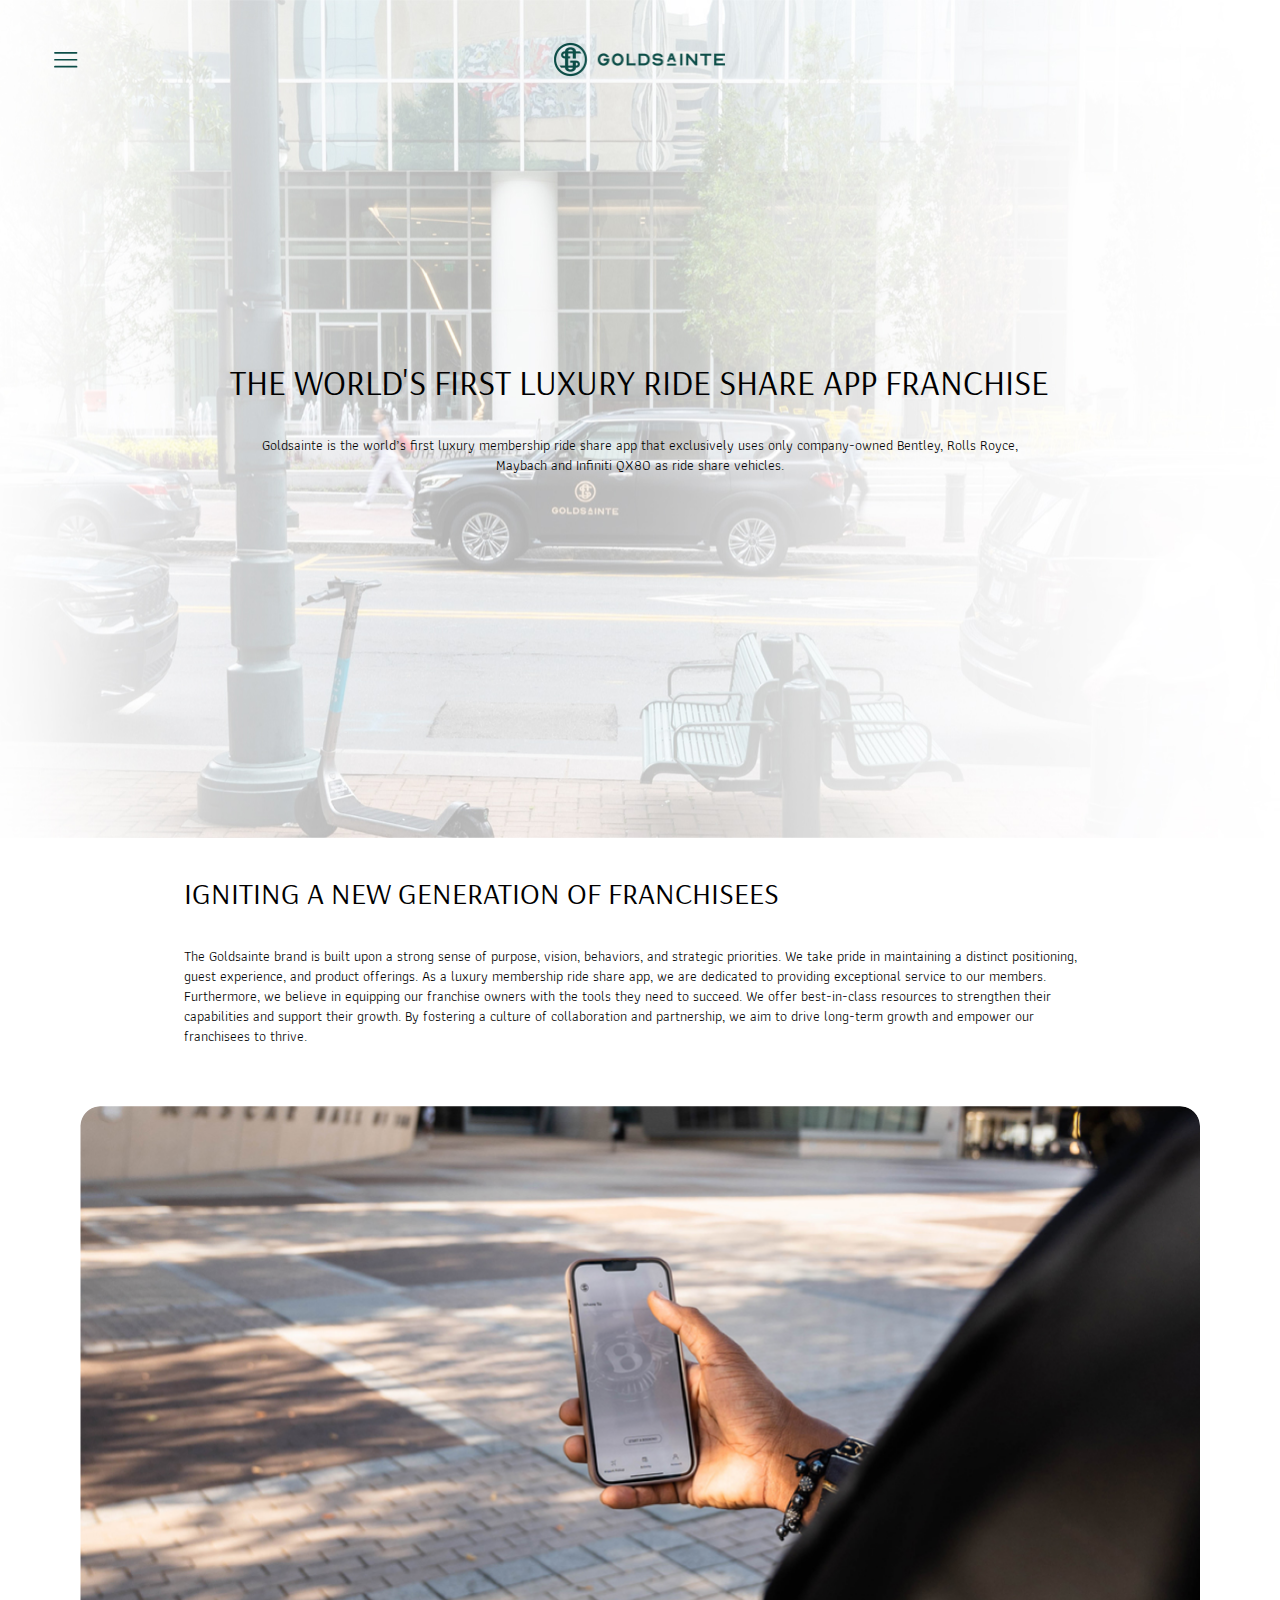
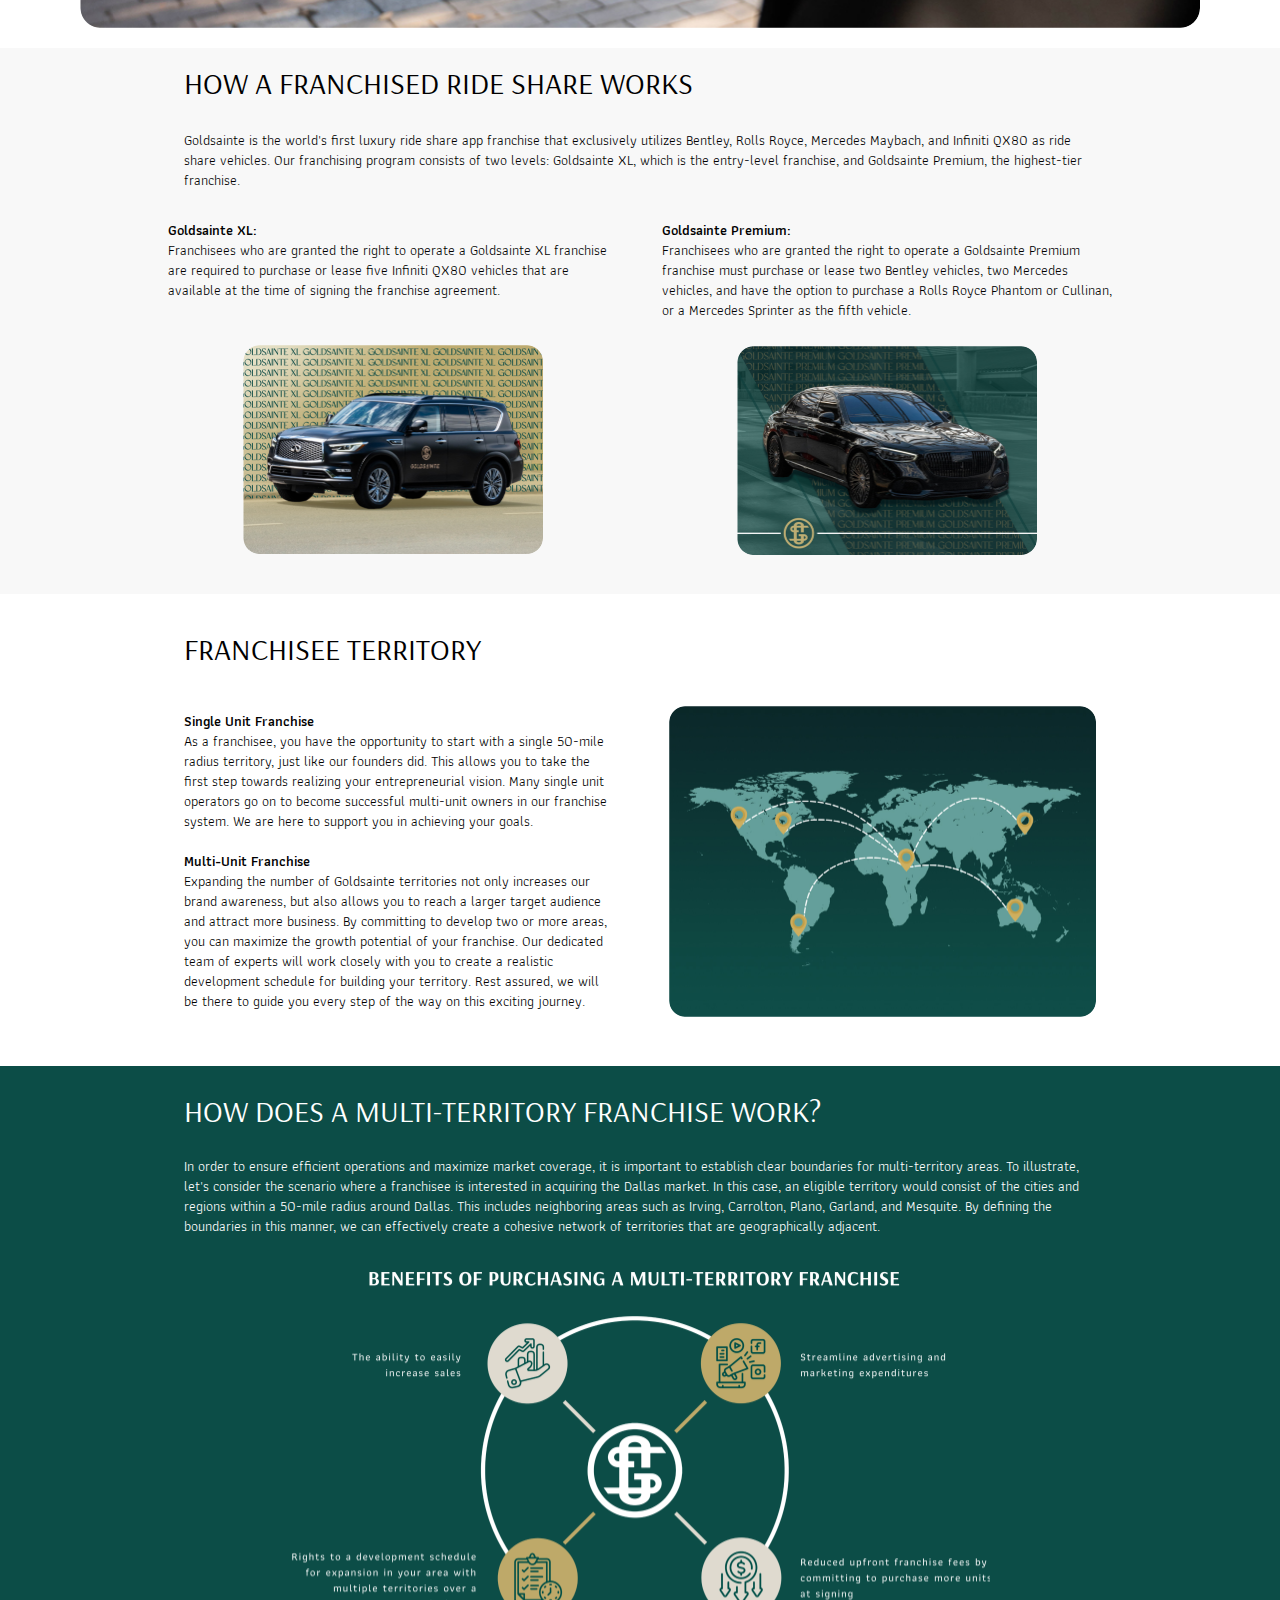
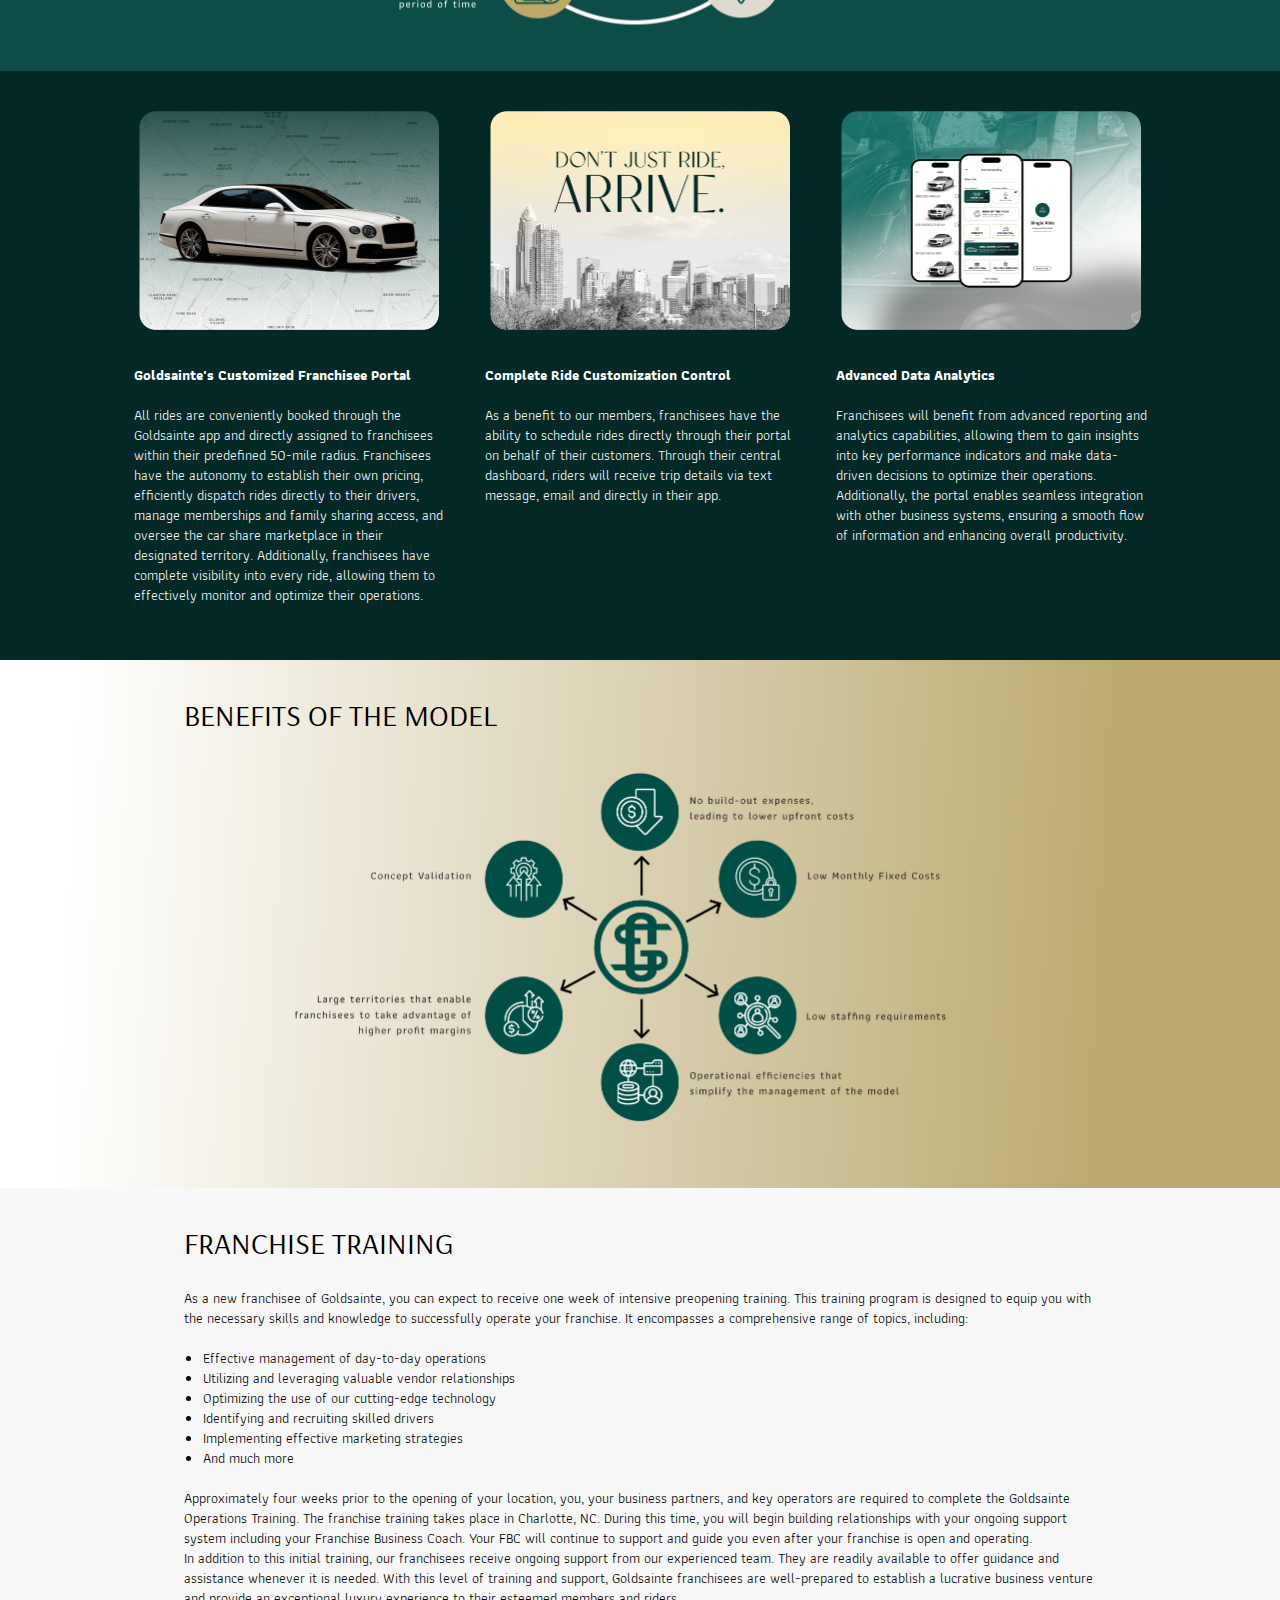
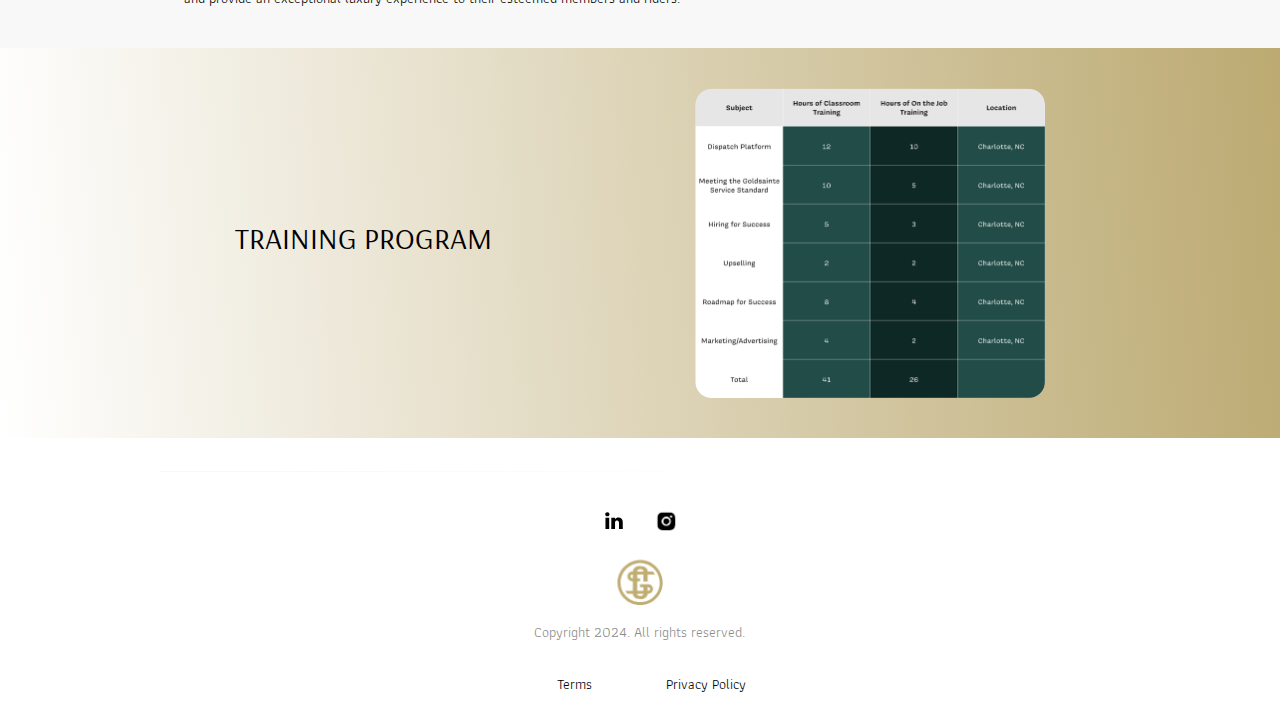
<file: franchise-model.html>
<!DOCTYPE html>
<html>
  <head>
    <title> The World's First Luxury Ride Share App Franchise 
    </title>
    <meta charset="utf-8" />
    <meta name="viewport" content="initial-scale=1, width=device-width" />
    <link rel="icon" href="public/favicon_io/favicon.ico" type="image/xicon"/>
    <link rel="stylesheet" href="./global.css" />
    <link rel="stylesheet" href="./franchise-model.css" />
    <link
      rel="stylesheet"
      href="https://fonts.googleapis.com/css2?family=Arsenal:wght@400;700&display=swap"
    />
    <link
      rel="stylesheet"
      href="https://fonts.googleapis.com/css2?family=Athiti:wght@400;500;600;700&display=swap"
    />
    <link
      rel="stylesheet"
      href="https://fonts.googleapis.com/css2?family=DM Sans:wght@400&display=swap"
    />

    <style>
      @font-face {
        font-family: "Covik Sans";
        src: url("./public/Covik-Sans-Regular.otf");
        font-weight: 400;
      }
      @font-face {
        font-family: "Covik Sans";
        src: url("./public/Covik-Sans-Bold.otf");
        font-weight: 700;
      }
      @font-face {
        font-family: "Covik Sans";
        src: url("./public/Covik-Sans-Regular.otf");
        font-weight: 900;
      }
      @font-face {
        font-family: "Chiffon";
        src: url("./public/Chiffon.otf");
        font-weight: 400;
      }
    </style>
  </head>
  <body>
    <div class="franchise-model">
      <div class="franchise-model-hero">
        <img
          class="franchisemodelhero-white1-icon"
          alt=""
          src="./public/franchisemodelherowhite1@2x.png"
        />

        <div class="franchise-model-hero-child"></div>
        <div class="franchise-model-hero-item"></div>
        <div class="franchise-model-hero-inner">
          <div class="frame-wrapper">
            <div class="heading-parent">
              <div class="heading">
                THE WORLD'S FIRST LUXURY MEMBERSHIP RIDE SHARE FRANCHISE
              </div>
              <div class="paragraph">
                Goldsainte is the world’s first luxury membership ride share app
                that exclusively uses only company-owned Bentley, Rolls Royce,
                Maybach and Infiniti QX80 as ride share vehicles.
              </div>
            </div>
          </div>
        </div>
        <div class="frame-div">
          <div class="frame-container">
            <div class="heading-group">
              <div class="heading1">
                THE WORLD'S FIRST LUXURY MEMBERSHIP RIDE SHARE FRANCHISE
              </div>
              <div class="paragraph">
                Goldsainte is the world’s first luxury membership ride share app
                that exclusively uses only company-owned Bentley, Rolls Royce,
                Maybach and Infiniti QX80 as ride share vehicles.
              </div>
            </div>
          </div>
        </div>
        <div class="franchise-model-main-logo-nav">
          <a class="primary-horizontal-logo-gold-m" href="./index1.html"> </a>
          <button class="hamburger-menu423213-wrapper" id="frameButton">
            <img
              class="hamburger-menu423213-icon"
              alt=""
              src="./public/hamburgermenu2.svg"
            />
          </button>
        </div>
        <div class="frame-heerotext">
          <div class="frame-wrapper">
            <div class="heading-parent">
              <div class="heading1">
                THE WORLD'S FIRST LUXURY RIDE SHARE APP FRANCHISE
              </div>
              <div class="paragraph">
                Goldsainte is the world’s first luxury membership ride share app
                that exclusively uses only company-owned Bentley, Rolls Royce,
                Maybach and Infiniti QX80 as ride share vehicles.
              </div>
            </div>
          </div>
        </div>
      </div>
      <div class="franchise-model-main-nav">
        <button class="hamburger-menu423213-wrapper" id="frameButton1">
          <img
            class="hamburger-menu423213-icon"
            alt=""
            src="./public/hamburgermenu2.svg"
          />
        </button>
      </div>
      <div class="franchise-model-main-logo">
        <a
          class="primary-horizontal-logo-gold-9"
          id="primaryHorizontalLogoGold9" href="./index.html"
        >
        </a>
      </div>
      <div class="franchise-model-h1">
        <div class="heading-parent1">
          <div class="heading3">IGNITING A NEW GENERATION OF FRANCHISEES</div>
          <div class="paragraph3">
            The Goldsainte brand is built upon a strong sense of purpose,
            vision, behaviors, and strategic priorities. We take pride in
            maintaining a distinct positioning, guest experience, and product
            offerings. As a luxury membership ride share app, we are dedicated
            to providing exceptional service to our members. Furthermore, we
            believe in equipping our franchise owners with the tools they need
            to succeed. We offer best-in-class resources to strengthen their
            capabilities and support their growth. By fostering a culture of
            collaboration and partnership, we aim to drive long-term growth and
            empower our franchisees to thrive.
          </div>
        </div>
      </div>
      <div class="franchise-model-h2">
        <div class="image-placeholder">
          <img
            class="man-holding-phone-city-pickup-icon"
            alt=""
            src="./public/manholdingphonecitypickup@2x.png"
          />
        </div>
      </div>
      <div class="franchise-model-h3">
        <div class="frame-how-a-franchised-ride-sh">
          <div class="heading4">How a franchised ride share works</div>
          <div class="paragraph4">
            Goldsainte is the world's first luxury ride share app franchise that
            exclusively utilizes Bentley, Rolls Royce, Mercedes Maybach, and
            Infiniti QX80 as ride share vehicles. Our franchising program
            consists of two levels: Goldsainte XL, which is the entry-level
            franchise, and Goldsainte Premium, the highest-tier franchise.
          </div>
        </div>
      </div>
      <div class="franchise-model-h4">
        <div class="rideshare">
          <div class="frame-goldsainte-xl">
            <div class="frame-text-01">
              <div class="body">
                <p class="goldsainte-xl">Goldsainte XL:</p>
                <p class="franchisees-who-are">
                  Franchisees who are granted the right to operate a Goldsainte
                  XL franchise are required to purchase or lease five Infiniti
                  QX80 vehicles that are available at the time of signing the
                  franchise agreement.
                </p>
              </div>
            </div>
            <img
              class="goldsainte-xl-black-infiniti-q-icon"
              alt=""
              src="./public/goldsaintexlblackinfinitiqx80charlottencmapluxuryrideshare@2x.png"
            />
          </div>
          <div class="frame-goldsainte-premium">
            <div class="frame-text-01">
              <div class="body">
                <p class="goldsainte-xl">Goldsainte Premium: </p>
                <p class="franchisees-who-are">
                  Franchisees who are granted the right to operate a Goldsainte
                  Premium franchise must purchase or lease two Bentley vehicles,
                  two Mercedes vehicles, and have the option to purchase a Rolls
                  Royce Phantom or Cullinan, or a Mercedes Sprinter as the fifth
                  vehicle.
                </p>
              </div>
            </div>
            <img
              class="goldsainte-xl-black-infiniti-q-icon"
              alt=""
              src="./public/blackmercedesmaybachairportcharlottencmapluxuryrideshare@2x.png"
            />
          </div>
        </div>
      </div>
      <div class="franchise-model-h5">
        <div class="frame-title-franchisee-territo">
          <div class="frame-franchisee-territory">
            <div class="heading4">Franchisee Territory</div>
          </div>
          <div class="frame-body">
            <div class="text">
              <p class="goldsainte-xl">Single Unit Franchise</p>
              <p class="franchisees-who-are">
                As a franchisee, you have the opportunity to start with a single
                50-mile radius territory, just like our founders did. This
                allows you to take the first step towards realizing your
                entrepreneurial vision. Many single unit operators go on to
                become successful multi-unit owners in our franchise system. We
                are here to support you in achieving your goals.
              </p>
              <p class="franchisees-who-are">&nbsp;</p>
              <p class="goldsainte-xl">Multi-Unit Franchise </p>
              <p class="franchisees-who-are">
                Expanding the number of Goldsainte territories not only
                increases our brand awareness, but also allows you to reach a
                larger target audience and attract more business. By committing
                to develop two or more areas, you can maximize the growth
                potential of your franchise. Our dedicated team of experts will
                work closely with you to create a realistic development schedule
                for building your territory. Rest assured, we will be there to
                guide you every step of the way on this exciting journey.
              </p>
            </div>
          </div>
          <img
            class="world-map-franchising-territor-icon"
            alt=""
            src="./public/worldmapfranchisingterritoriesluxuryridesharenowtext@2x.png"
          />
        </div>
      </div>
      <div class="franchise-model-h6">
        <div class="frame-fanchise-model-how-it-wo">
          <div class="frame-text-how-it-works">
            <div class="heading4">
              HOW DOES A MULTI-TERRITORY FRANCHISE WORK?
            </div>
            <div class="paragraph4">
              In order to ensure efficient operations and maximize market
              coverage, it is important to establish clear boundaries for
              multi-territory areas. To illustrate, let's consider the scenario
              where a franchisee is interested in acquiring the Dallas market.
              In this case, an eligible territory would consist of the cities
              and regions within a 50-mile radius around Dallas. This includes
              neighboring areas such as Irving, Carrolton, Plano, Garland, and
              Mesquite. By defining the boundaries in this manner, we can
              effectively create a cohesive network of territories that are
              geographically adjacent.
            </div>
          </div>
          <div class="frame-benefits-of-model">
            <div class="benefits-large">
              <img
                class="large-benefits-of-multi-territ-icon"
                alt=""
                src="./public/largebenefitsofmultiterritorymodel@2x.png"
              />
            </div>
            <div class="benefits-small">
              <img
                class="small-benefits-of-multi-territ-icon"
                alt=""
                src="./public/smallbenefitsofmultiterritorymodel@2x.png"
              />

              <div class="text1">
                <ul class="the-ability-to-easily-increas">
                  <li class="the-ability-to">
                    The ability to easily increase sales
                  </li>
                  <li class="the-ability-to">
                    Streamline advertising and marketing expenditures
                  </li>
                  <li class="the-ability-to">
                    Rights to a development schedule for expansion in your area
                    with multiple territories over a period of time
                  </li>
                  <li>
                    Reduced upfront franchise fees by committing to purchase
                    more units at signing
                  </li>
                </ul>
              </div>
            </div>
          </div>
        </div>
      </div>
      <div class="franchise-model-h7">
        <div class="frame-content">
          <div class="frame-goldsaintes-customized">
            <img
              class="white-bentley-flying-spur-char-icon"
              alt=""
              src="./public/whitebentleyflyingspurcharlottencmapluxuryrideshare@2x.png"
            />

            <div class="frame-franchise-type">
              <div class="text2">
                <p class="franchisees-who-are">
                  <b>Goldsainte's Customized Franchisee Portal </b>
                </p>
                <p class="franchisees-who-are">&nbsp;</p>
                <p class="franchisees-who-are">
                  All rides are conveniently booked through the Goldsainte app
                  and directly assigned to franchisees within their predefined
                  50-mile radius. Franchisees have the autonomy to establish
                  their own pricing, efficiently dispatch rides directly to
                  their drivers, manage memberships and family sharing access,
                  and oversee the car share marketplace in their designated
                  territory. Additionally, franchisees have complete visibility
                  into every ride, allowing them to effectively monitor and
                  optimize their operations.
                </p>
              </div>
            </div>
          </div>
          <div class="frame-goldsaintes-customized">
            <img
              class="white-bentley-flying-spur-char-icon"
              alt=""
              src="./public/donotjustridearrivecharlottencmapluxuryrideshare@2x.png"
            />

            <div class="omplete-ride-type">
              <div class="text3">
                <p class="franchisees-who-are">
                  <b>Complete Ride Customization Control</b>
                </p>
                <p class="franchisees-who-are">
                  <b>&nbsp;</b>
                </p>
                <p class="franchisees-who-are">
                  As a benefit to our members, franchisees have the ability to
                  schedule rides directly through their portal on behalf of
                  their customers. Through their central dashboard, riders will
                  receive trip details via text message, email and directly in
                  their app. 
                </p>
              </div>
            </div>
          </div>
          <div class="frame-goldsaintes-customized">
            <img
              class="white-bentley-flying-spur-char-icon"
              alt=""
              src="./public/appblacksilvermercedesmaybachcharlottencmapluxuryrideshare@2x.png"
            />

            <div class="frame-advanced-data-analytics1">
              <div class="text4">
                <p class="franchisees-who-are">
                  <b>Advanced Data Analytics </b>
                </p>
                <p class="franchisees-who-are">
                  <b>&nbsp;</b>
                </p>
                <p class="franchisees-who-are">
                  Franchisees will benefit from advanced reporting and analytics
                  capabilities, allowing them to gain insights into key
                  performance indicators and make data-driven decisions to
                  optimize their operations. Additionally, the portal enables
                  seamless integration with other business systems, ensuring a
                  smooth flow of information and enhancing overall productivity.
                </p>
              </div>
            </div>
          </div>
        </div>
      </div>
      <div class="franchise-model-h8">
        <div class="frame-benefits-of-the-model-he">
          <div class="frame-franchisee-territory">
            <div class="heading4">Benefits of the Model</div>
          </div>
        </div>
        <div class="benefits-large1">
          <img
            class="large-benefits-of-territory-mo-icon"
            alt=""
            src="./public/largebenefitsofterritorymodel@2x.png"
          />
        </div>
        <div class="benefits-small1">
          <img
            class="small-benefits-of-territory-mo-icon"
            alt=""
            src="./public/smallbenefitsofterritorymodel@2x.png"
          />

          <div class="text5">
            <ul class="the-ability-to-easily-increas">
              <li class="the-ability-to">
                Large territories that enable franchisees to take advantage of
                higher profit margins
              </li>
              <li class="the-ability-to">
                No build-out expenses, leading to lower upfront costs
              </li>
              <li class="the-ability-to">Low Monthly Fixed Costs</li>
              <li class="the-ability-to">Low staffing requirements</li>
              <li class="the-ability-to">
                Operational efficiencies that simplify the management of the
                model
              </li>
              <li>Concept Validation</li>
            </ul>
          </div>
        </div>
      </div>
      <div class="franchise-model-h9">
        <div class="heading-parent2">
          <div class="heading4">Franchise Training</div>
          <div class="paragraph5">
            <p class="franchisees-who-are">
              As a new franchisee of Goldsainte, you can expect to receive one
              week of intensive preopening training. This training program is
              designed to equip you with the necessary skills and knowledge to
              successfully operate your franchise. It encompasses a
              comprehensive range of topics, including:
            </p>
            <p class="franchisees-who-are">&nbsp;</p>
            <ul class="effective-management-of-day-to">
              <li class="the-ability-to">
                Effective management of day-to-day operations
              </li>
              <li class="the-ability-to">
                Utilizing and leveraging valuable vendor relationships
              </li>
              <li class="the-ability-to">
                Optimizing the use of our cutting-edge technology
              </li>
              <li class="the-ability-to">
                Identifying and recruiting skilled drivers
              </li>
              <li class="the-ability-to">
                Implementing effective marketing strategies
              </li>
              <li class="the-ability-to">And much more</li>
            </ul>
            <p class="franchisees-who-are">&nbsp;</p>
            <p class="franchisees-who-are">
              Approximately four weeks prior to the opening of your location,
              you, your business partners, and key operators are required to
              complete the Goldsainte Operations Training. The franchise
              training takes place in Charlotte, NC. During this time, you will
              begin building relationships with your ongoing support system
              including your Franchise Business Coach. Your FBC will continue to
              support and guide you even after your franchise is open and
              operating. 
            </p>
            <p class="franchisees-who-are">
              In addition to this initial training, our franchisees receive
              ongoing support from our experienced team. They are readily
              available to offer guidance and assistance whenever it is needed.
              With this level of training and support, Goldsainte franchisees
              are well-prepared to establish a lucrative business venture and
              provide an exceptional luxury experience to their esteemed members
              and riders.
            </p>
          </div>
        </div>
      </div>
      <div class="franchise-model-h10">
        <div class="training-program">
          <div class="frame-training-program">
            <div class="frame-training-program-text">
              <div class="feature-title">Training Program</div>
            </div>
          </div>
          <img
            class="graph-training-program-icon"
            alt=""
            src="./public/graphtrainingprogram@2x.png"
          />
        </div>
      </div>
      <div class="franchise-model-footer">
        <div class="franchise-model-footer-inner">
          <div class="frame-parent">
            <div class="heading-parent3">
              <b class="heading9">Request Franchise Information</b>
              <div class="paragraph6">
                <span class="click">Click</span>
                <span class="span"> </span>
                <a
                  class="here"
                  href="https://goldsainte69446.activehosted.com/f/13"
                  target="_blank"
                >
                  <span class="here1">here</span>
                </a>
              </div>
            </div>
            <div class="divider-wrapper">
              <img class="divider-icon" alt="" src="./public/divider.svg" />
            </div>
            <div class="contact-info4-parent">
              <div class="contact-info4">
                <div class="social-media-container-wrapper">
                  <div class="social-media-container">
                    <img
                      class="social-media-icon-squarelinke"
                      alt=""
                      src="./public/social-media-icon-squareinstagram1.svg"
                      id="socialMediaIconSquareLinke"
                    />

                    <img
                      class="social-media-icon-squareinsta"
                      alt=""
                      src="./public/social-media-icon-squareinstagram8@2x.png"
                      id="socialMediaIconSquareInsta"
                    />
                  </div>
                </div>
              </div>
              <img
                class="goldsainte-gold-logo-franchise-icon"
                alt=""
                src="./public/goldsaintegoldlogofranchisemodel@2x.png"
              />

              <div class="email">Copyright 2024. All rights reserved.</div>
            </div>
          </div>
        </div>
      </div>
      <div class="franchise-model-info-links">
        <div class="franchise-model-info-links1">
          <div class="paragraph7" id="paragraphText">Terms</div>
          <div class="paragraph7" id="paragraphText1">Privacy Policy</div>
        </div>
      </div>
    </div>

    <div id="menufranchise" class="popup-overlay" style="display: none">
      <div class="menufranchise" data-animate-on-scroll>
        <img
          class="logomark-seal-green-2-icon"
          alt=""
          src="./public/logomarksealgreen-2@2x.png"
        />

        <div class="sections1">
          <a class="franchise-home" href="./franchise.html">FRANCHISE home </a>
          <div class="sections-child3"></div>
          <a class="franchise-home" href="./franchise-model.html"
            >FRANCHISE MODEL
          </a>
          <div class="sections-child3"></div>
          <a class="franchise-home" href="./why-choose-us.html"
            >why choose us</a
          >
          <div class="sections-child3"></div>
          <a class="franchise-home" href="./territories-available.html"
            >Territories Available</a
          >
          <div class="sections-child3"></div>
          <a class="franchise-home" href="./franchise-investment.html"
            >INVESTMENT</a
          >
        </div>
      </div>
    </div>

    <script>
      var scrollAnimElements = document.querySelectorAll("[data-animate-on-scroll]");
      var observer = new IntersectionObserver(
        (entries) => {
          for (const entry of entries) {
            if (entry.isIntersecting || entry.intersectionRatio > 0) {
              const targetElement = entry.target;
              targetElement.classList.add("animate");
              observer.unobserve(targetElement);
            }
          }
        },
        {
          threshold: 0.15,
        }
      );
      
      for (let i = 0; i < scrollAnimElements.length; i++) {
        observer.observe(scrollAnimElements[i]);
      }
      
      var frameButton = document.getElementById("frameButton");
      if (frameButton) {
        frameButton.addEventListener("click", function () {
          var drawerOverlay = document.getElementById("menufranchise");
          if (!drawerOverlay) return;
          var drawerOverlayStyle = drawerOverlay.style;
          if (drawerOverlayStyle) {
            drawerOverlayStyle.display = "flex";
            drawerOverlayStyle.zIndex = 99;
            drawerOverlayStyle.backgroundColor = "rgba(113, 113, 113, 0.3)";
            drawerOverlayStyle.alignItems = "flex-start";
            drawerOverlayStyle.justifyContent = "";
          }
          drawerOverlay.setAttribute("closable", "");
      
          var onClick =
            drawerOverlay.onClick ||
            function (e) {
              if (
                e.target === drawerOverlay &&
                drawerOverlay.hasAttribute("closable")
              ) {
                drawerOverlayStyle.display = "none";
              }
            };
          drawerOverlay.addEventListener("click", onClick);
        });
      }
      
      var frameButton1 = document.getElementById("frameButton1");
      if (frameButton1) {
        frameButton1.addEventListener("click", function () {
          var drawerOverlay = document.getElementById("menufranchise");
          if (!drawerOverlay) return;
          var drawerOverlayStyle = drawerOverlay.style;
          if (drawerOverlayStyle) {
            drawerOverlayStyle.display = "flex";
            drawerOverlayStyle.zIndex = 99;
            drawerOverlayStyle.backgroundColor = "rgba(113, 113, 113, 0.3)";
            drawerOverlayStyle.alignItems = "flex-start";
            drawerOverlayStyle.justifyContent = "";
          }
          drawerOverlay.setAttribute("closable", "");
      
          var onClick =
            drawerOverlay.onClick ||
            function (e) {
              if (
                e.target === drawerOverlay &&
                drawerOverlay.hasAttribute("closable")
              ) {
                drawerOverlayStyle.display = "none";
              }
            };
          drawerOverlay.addEventListener("click", onClick);
        });
      }
      
      var primaryHorizontalLogoGold9 = document.getElementById(
        "primaryHorizontalLogoGold9"
      );
      if (primaryHorizontalLogoGold9) {
        primaryHorizontalLogoGold9.addEventListener("click", function (e) {
          window.location.href = "./index1.html";
        });
      }
      
      var socialMediaIconSquareLinke = document.getElementById(
        "socialMediaIconSquareLinke"
      );
      if (socialMediaIconSquareLinke) {
        socialMediaIconSquareLinke.addEventListener("click", function () {
          window.open("https://www.linkedin.com/company/goldsainte/mycompany/");
        });
      }
      
      var socialMediaIconSquareInsta = document.getElementById(
        "socialMediaIconSquareInsta"
      );
      if (socialMediaIconSquareInsta) {
        socialMediaIconSquareInsta.addEventListener("click", function () {
          window.open("https://www.instagram.com/goldsainte/");
        });
      }
      
      var paragraphText = document.getElementById("paragraphText");
      if (paragraphText) {
        paragraphText.addEventListener("click", function (e) {
          window.location.href = "./terms-and-conditions.html";
        });
      }
      
      var paragraphText1 = document.getElementById("paragraphText1");
      if (paragraphText1) {
        paragraphText1.addEventListener("click", function (e) {
          window.location.href = "./privacy-policy.html";
        });
      }
      </script>
  </body>
</html>
</file>
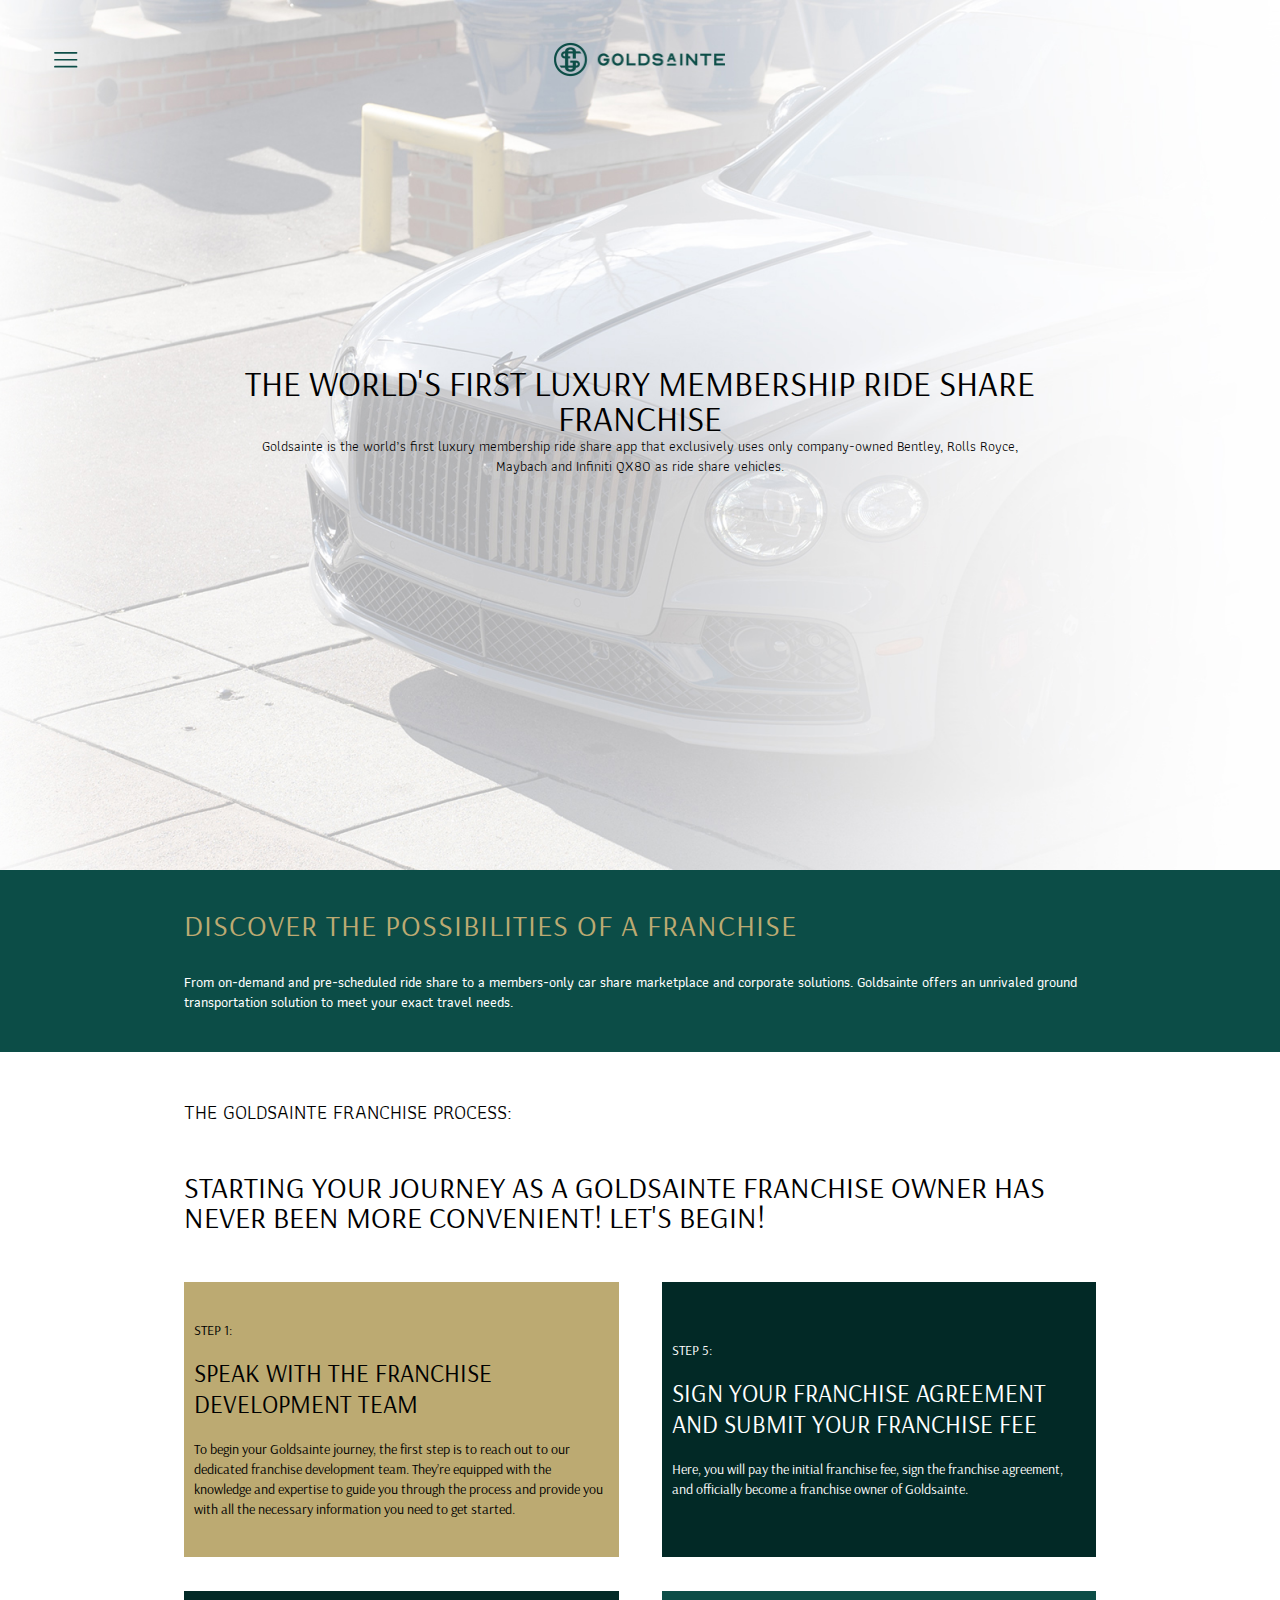
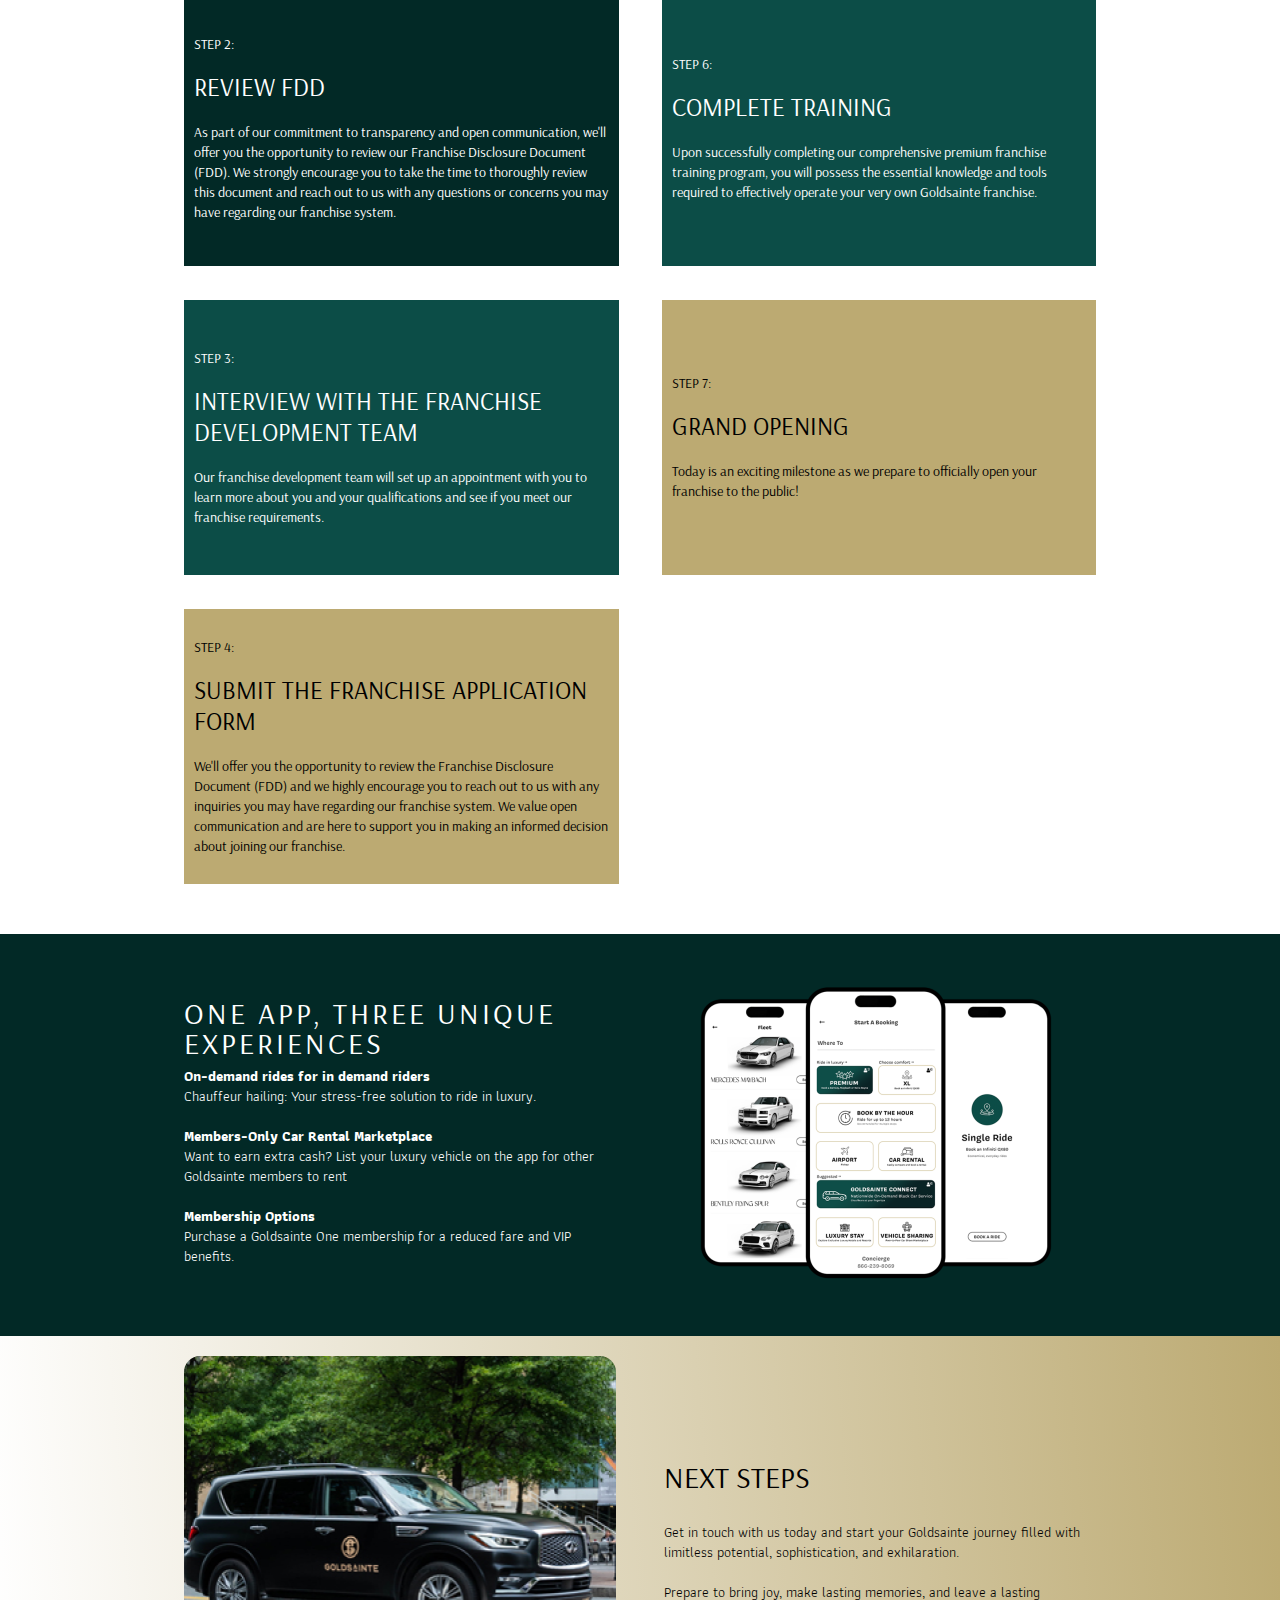
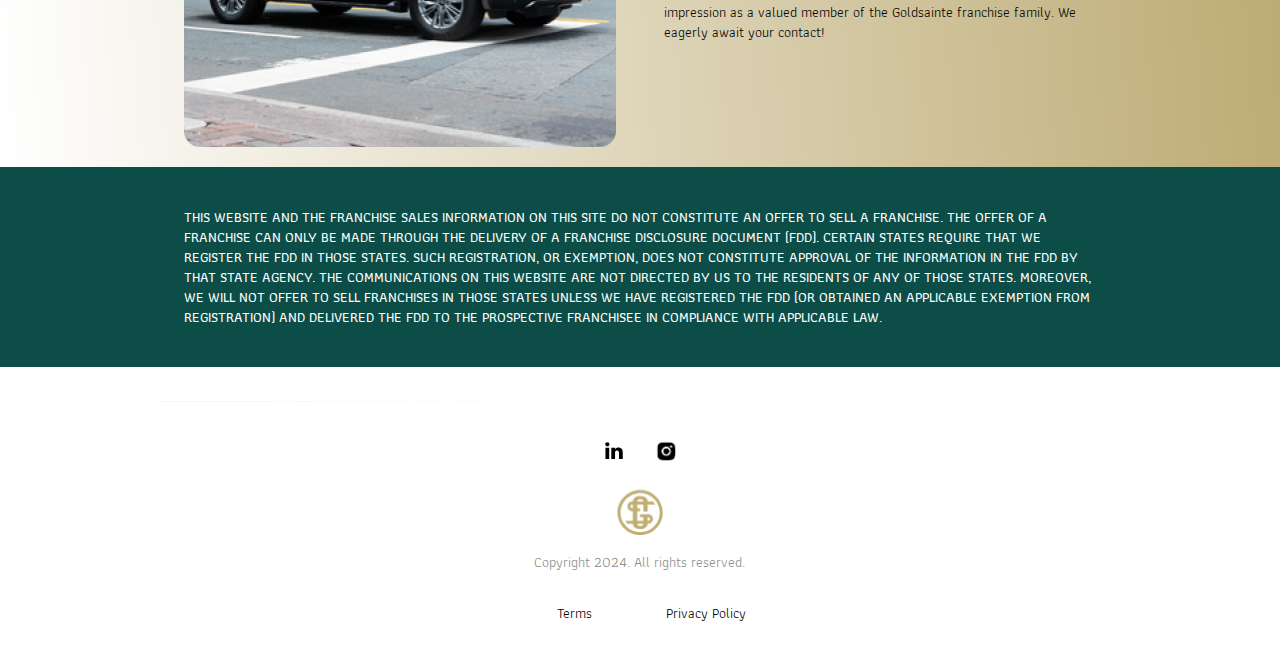
<file: franchise.html>
<!DOCTYPE html>
<html>
  <head>
    <title> The World's First Luxury Ride Share App Franchise 
    </title>
    <meta charset="utf-8" />
    <meta name="viewport" content="initial-scale=1, width=device-width" />
    <link rel="icon" href="public/favicon_io/favicon.ico" type="image/xicon"/>
    <link rel="stylesheet" href="./global.css" />
    <link rel="stylesheet" href="./franchise.css" />
    <link
      rel="stylesheet"
      href="https://fonts.googleapis.com/css2?family=Arsenal:wght@400;700&display=swap"
    />
    <link
      rel="stylesheet"
      href="https://fonts.googleapis.com/css2?family=Athiti:wght@400;500;600;700&display=swap"
    />
    <link
      rel="stylesheet"
      href="https://fonts.googleapis.com/css2?family=DM Sans:wght@400&display=swap"
    />

    <style>
      @font-face {
        font-family: "Covik Sans";
        src: url("./public/Covik-Sans-Regular.otf");
        font-weight: 400;
      }
      @font-face {
        font-family: "Covik Sans";
        src: url("./public/Covik-Sans-Bold.otf");
        font-weight: 700;
      }
      @font-face {
        font-family: "Covik Sans";
        src: url("./public/Covik-Sans-Regular.otf");
        font-weight: 900;
      }
      @font-face {
        font-family: "Chiffon";
        src: url("./public/Chiffon.otf");
        font-weight: 400;
      }
    </style>
  </head>
  <body>
    <div class="franchise2">
      <div class="franchise-hero">
        <img
          class="franchise-home-hero-white-icon"
          alt=""
          src="./public/franchisehomeherowhite@2x.png"
        />

        <div class="franchise-hero-child"></div>
        <div class="franchise-hero-item"></div>
        <div class="franchise-hero-inner">
          <div class="frame-wrapper20">
            <div class="heading-parent29">
              <div class="heading41">
                THE WORLD'S FIRST LUXURY MEMBERSHIP RIDE SHARE FRANCHISE
              </div>
              <div class="paragraph87">
                Goldsainte is the world’s first luxury membership ride share app
                that exclusively uses only company-owned Bentley, Rolls Royce,
                Maybach and Infiniti QX80 as ride share vehicles.
              </div>
            </div>
          </div>
        </div>
        <div class="franchise-hero-inner1">
          <div class="frame-wrapper21">
            <div class="heading-parent30">
              <div class="heading42">
                THE WORLD'S FIRST LUXURY MEMBERSHIP RIDE SHARE FRANCHISE
              </div>
              <div class="paragraph87">
                Goldsainte is the world’s first luxury membership ride share app
                that exclusively uses only company-owned Bentley, Rolls Royce,
                Maybach and Infiniti QX80 as ride share vehicles.
              </div>
            </div>
          </div>
        </div>
        <div class="franchise-home-main-logo-nav">
          <a
            class="primary-horizontal-logo-gold-f"
            href="./index1.html"
            id="primaryHorizontalLogoGoldF"
          >
          </a>
          <button class="hamburger-menu87675747-wrapper" id="frameButton">
            <img
              class="hamburger-menu87675747-icon"
              alt=""
              src="./public/hamburgermenufranchiseinvestment1.svg"
            />
          </button>
        </div>
        <div class="franchise-home-logo-nav">
          <a class="primary-horizontal-logo-green-5" href="./index1.html"> </a>
          <button
            class="hamburger-menu87675747-wrapper"
            id="frameFranchiseHomeHambutger"
          >
            <img
              class="hamburger-menu87675747-icon"
              alt=""
              src="./public/hamburgermenufranchiseinvestment1.svg"
            />
          </button>
        </div>
      </div>
      <div class="franchise-main-nav">
        <button class="hamburger-menu87675747-wrapper" id="frameButton1">
          <img
            class="hamburger-menu87675747-icon"
            alt=""
            src="./public/hamburgermenufranchiseinvestment1.svg"
          />
        </button>
      </div>
      <div class="franchise-main-logo">
        <a
          class="primary-horizontal-logo-gold-8"
          id="primaryHorizontalLogoGold8" href="./index.html"
        >
        </a>
      </div>
      <div class="franchise-h1">
        <div class="heading-parent31">
          <div class="heading43">DISCOVER THE POSSIBILITIES of a franchise</div>
          <div class="paragraph89">
            From on-demand and pre-scheduled ride share to a members-only car
            share marketplace and corporate solutions. Goldsainte offers an
            unrivaled ground transportation solution to meet your exact travel
            needs.
          </div>
        </div>
      </div>
      <div class="franchise-h2">
        <div class="frame-parent17">
          <div class="headings-wrapper6">
            <div class="headings12">THE GOLDSAINTE FRANCHISE PROCESS:</div>
          </div>
          <div class="headings-wrapper7">
            <div class="headings13">
              Starting your journey as a Goldsainte Franchise Owner has never
              been more convenient! Let's begin!
            </div>
          </div>
          <div class="steps1-parent">
            <div class="steps1">
              <div class="speak">
                <div class="paragraph90">
                  <p class="on-demand-rides-for-in-demand">
                    <span class="step-11">
                      <span class="step-12">Step 1:</span>
                    </span>
                  </p>
                  <p class="on-demand-rides-for-in-demand">
                    <span class="step-11">
                      <span class="step-12">&nbsp;</span>
                    </span>
                  </p>
                  <p class="speak-with-the-franchise-devel">
                    <span class="step-11">
                      <span class="speak-with-the"
                        >Speak with the franchise development team</span
                      >
                    </span>
                  </p>
                  <p class="to-begin-your">&nbsp;</p>
                  <p class="to-begin-your">
                    To begin your Goldsainte journey, the first step is to reach
                    out to our dedicated franchise development team. They’re
                    equipped with the knowledge and expertise to guide you
                    through the process and provide you with all the necessary
                    information you need to get started.
                  </p>
                </div>
              </div>
              <div class="review-fdd">
                <div class="paragraph90">
                  <p class="on-demand-rides-for-in-demand">
                    <span class="step-11">
                      <span class="step-12">Step 2:</span>
                    </span>
                  </p>
                  <p class="on-demand-rides-for-in-demand">
                    <span class="step-11">
                      <span class="step-12">&nbsp;</span>
                    </span>
                  </p>
                  <p class="speak-with-the-franchise-devel">
                    <span class="step-11">
                      <span class="speak-with-the">Review FDD</span>
                    </span>
                  </p>
                  <p class="to-begin-your">&nbsp;</p>
                  <p class="to-begin-your">
                    As part of our commitment to transparency and open
                    communication, we'll offer you the opportunity to review our
                    Franchise Disclosure Document (FDD). We strongly encourage
                    you to take the time to thoroughly review this document and
                    reach out to us with any questions or concerns you may have
                    regarding our franchise system.
                  </p>
                </div>
              </div>
              <div class="interview">
                <div class="paragraph90">
                  <p class="on-demand-rides-for-in-demand">
                    <span class="step-11">
                      <span class="step-12">Step 3:</span>
                    </span>
                  </p>
                  <p class="on-demand-rides-for-in-demand">
                    <span class="step-11">
                      <span class="step-12">&nbsp;</span>
                    </span>
                  </p>
                  <p class="speak-with-the-franchise-devel">
                    <span class="step-11">
                      <span class="speak-with-the"
                        >Interview with the franchise development team</span
                      >
                    </span>
                  </p>
                  <p class="to-begin-your">&nbsp;</p>
                  <p class="to-begin-your">
                    Our franchise development team will set up an appointment
                    with you to learn more about you and your qualifications and
                    see if you meet our franchise requirements.
                  </p>
                </div>
              </div>
              <div class="speak">
                <div class="paragraph90">
                  <p class="on-demand-rides-for-in-demand">
                    <span class="step-11">
                      <span class="step-12">Step 4:</span>
                    </span>
                  </p>
                  <p class="on-demand-rides-for-in-demand">
                    <span class="step-11">
                      <span class="step-12">&nbsp;</span>
                    </span>
                  </p>
                  <p class="speak-with-the-franchise-devel">
                    <span class="step-11">
                      <span class="speak-with-the"
                        >Submit the franchise application form</span
                      >
                    </span>
                  </p>
                  <p class="to-begin-your">&nbsp;</p>
                  <p class="to-begin-your">
                    We'll offer you the opportunity to review the Franchise
                    Disclosure Document (FDD) and we highly encourage you to
                    reach out to us with any inquiries you may have regarding
                    our franchise system. We value open communication and are
                    here to support you in making an informed decision about
                    joining our franchise.
                  </p>
                </div>
              </div>
            </div>
            <div class="steps2">
              <div class="sign">
                <div class="paragraph90">
                  <p class="on-demand-rides-for-in-demand">
                    <span class="step-11">
                      <span class="step-12">Step 5:</span>
                    </span>
                  </p>
                  <p class="on-demand-rides-for-in-demand">
                    <span class="step-11">
                      <span class="step-12">&nbsp;</span>
                    </span>
                  </p>
                  <p class="speak-with-the-franchise-devel">
                    <span class="step-11">
                      <span class="speak-with-the"
                        >Sign your franchise agreement and submit your franchise
                        fee</span
                      >
                    </span>
                  </p>
                  <p class="to-begin-your">&nbsp;</p>
                  <p class="to-begin-your">
                    Here, you will pay the initial franchise fee, sign the
                    franchise agreement, and officially become a franchise owner
                    of Goldsainte.
                  </p>
                </div>
              </div>
              <div class="complete-training">
                <div class="paragraph90">
                  <p class="on-demand-rides-for-in-demand">
                    <span class="step-11">
                      <span class="step-12">Step 6:</span>
                    </span>
                  </p>
                  <p class="on-demand-rides-for-in-demand">
                    <span class="step-11">
                      <span class="step-12">&nbsp;</span>
                    </span>
                  </p>
                  <p class="speak-with-the-franchise-devel">
                    <span class="step-11">
                      <span class="speak-with-the">Complete Training</span>
                    </span>
                  </p>
                  <p class="to-begin-your">&nbsp;</p>
                  <p class="to-begin-your">
                    Upon successfully completing our comprehensive premium
                    franchise training program, you will possess the essential
                    knowledge and tools required to effectively operate your
                    very own Goldsainte franchise.
                  </p>
                </div>
              </div>
              <div class="grand-opening">
                <div class="paragraph90">
                  <p class="on-demand-rides-for-in-demand">
                    <span class="step-11">
                      <span class="step-12">Step 7:</span>
                    </span>
                  </p>
                  <p class="on-demand-rides-for-in-demand">
                    <span class="step-11">
                      <span class="step-12">&nbsp;</span>
                    </span>
                  </p>
                  <p class="speak-with-the-franchise-devel">
                    <span class="step-11">
                      <span class="speak-with-the">Grand Opening</span>
                    </span>
                  </p>
                  <p class="to-begin-your">&nbsp;</p>
                  <p class="to-begin-your">
                    Today is an exciting milestone as we prepare to officially
                    open your franchise to the public!
                  </p>
                </div>
              </div>
            </div>
          </div>
        </div>
      </div>
      <div class="franchise-h3">
        <div class="frame-three-experiences">
          <div class="frame-three-experiences-child"></div>
          <div class="frame-parent18">
            <div class="feature-title-frame">
              <div class="feature-title15">
                ONE APP, THREE unique experiences
              </div>
            </div>
            <a
              class="title16"
              href="https://goldsainte69446.activehosted.com/f/13"
              target="_blank"
            >
              <p class="on-demand-rides-for-in-demand">
                <b>On-demand rides for in demand riders</b>
              </p>
              <p class="on-demand-rides-for-in-demand">
                Chauffeur hailing: Your stress-free solution to ride in luxury.
              </p>
              <p class="on-demand-rides-for-in-demand">&nbsp;</p>
              <p class="on-demand-rides-for-in-demand">
                <b>Members-Only Car Rental Marketplace</b>
              </p>
              <p class="on-demand-rides-for-in-demand">
                Want to earn extra cash? List your luxury vehicle on the app for
                other Goldsainte members to rent
              </p>
              <p class="on-demand-rides-for-in-demand">&nbsp;</p>
              <p class="on-demand-rides-for-in-demand">
                <b>Membership Options</b>
              </p>
              <p class="on-demand-rides-for-in-demand">
                Purchase a Goldsainte One membership for a reduced fare and VIP
                benefits.
              </p>
            </a>
          </div>
          <img
            class="three-phones-goldsainte-app-icon"
            alt=""
            src="./public/threephonesgoldsainteapp@2x.png"
          />
        </div>
      </div>
      <div class="franchise-h4">
        <div class="next-steps">
          <div class="frame-three-experiences-child"></div>
          <img
            class="qx80-charlotte-city-pickup-icon"
            alt=""
            src="./public/qx80charlottecitypickup@2x.png"
          />

          <div class="frame-parent19">
            <div class="feature-title-wrapper1">
              <div class="feature-title16">NEXT STEPS</div>
            </div>
            <a
              class="title17"
              href="https://goldsainte69446.activehosted.com/f/13"
              target="_blank"
            >
              <p class="on-demand-rides-for-in-demand">
                Get in touch with us today and start your Goldsainte journey
                filled with limitless potential, sophistication, and
                exhilaration.
              </p>
              <p class="on-demand-rides-for-in-demand">&nbsp;</p>
              <p class="on-demand-rides-for-in-demand">
                Prepare to bring joy, make lasting memories, and leave a lasting
                impression as a valued member of the Goldsainte franchise
                family. We eagerly await your contact!
              </p>
            </a>
          </div>
        </div>
      </div>
      <div class="franchise-h5">
        <div class="franchise-sales-disclosure">
          <div class="paragraph97">
            THIS WEBSITE AND THE FRANCHISE SALES INFORMATION ON THIS SITE DO NOT
            CONSTITUTE AN OFFER TO SELL A FRANCHISE. THE OFFER OF A FRANCHISE
            CAN ONLY BE MADE THROUGH THE DELIVERY OF A FRANCHISE DISCLOSURE
            DOCUMENT (FDD). CERTAIN STATES REQUIRE THAT WE REGISTER THE FDD IN
            THOSE STATES. SUCH REGISTRATION, OR EXEMPTION, DOES NOT CONSTITUTE
            APPROVAL OF THE INFORMATION IN THE FDD BY THAT STATE AGENCY. THE
            COMMUNICATIONS ON THIS WEBSITE ARE NOT DIRECTED BY US TO THE
            RESIDENTS OF ANY OF THOSE STATES. MOREOVER, WE WILL NOT OFFER TO
            SELL FRANCHISES IN THOSE STATES UNLESS WE HAVE REGISTERED THE FDD
            (OR OBTAINED AN APPLICABLE EXEMPTION FROM REGISTRATION) AND
            DELIVERED THE FDD TO THE PROSPECTIVE FRANCHISEE IN COMPLIANCE WITH
            APPLICABLE LAW.
          </div>
        </div>
      </div>
      <div class="_form_13"></div><script src="https://goldsainte69446.activehosted.com/f/embed.php?id=13" charset="utf-8"></script>
      <div class="franchise-footer">
        <div class="frame-frame-399501-wrapper">
          <div class="frame-frame-399501">
            <div class="heading-parent32">
              <b class="heading44">Request Franchise Information</b>
              <div class="paragraph98">
                <span class="click4">Click</span>
                <span class="span12"> </span>
                <a
                  class="here8"
                  href="https://goldsainte69446.activehosted.com/f/13"
                  target="_blank"
                >
                  <span class="here9">here</span>
                </a>
              </div>
            </div>
            <div class="divider-wrapper8">
              <img class="divider-icon10" alt="" src="./public/divider.svg" />
            </div>
            <div class="contact-info5-parent">
              <div class="contact-info5">
                <div class="social-media-container-wrapper2">
                  <div class="social-media-container6">
                    <img
                      class="social-media-icon-squarelinke11"
                      alt=""
                      src="./public/social-media-icon-squareinstagram1.svg"
                      id="socialMediaIconSquareLinke"
                    />

                    <img
                      class="social-media-icon-squareinsta10"
                      alt=""
                      src="./public/social-media-icon-squareinstagram22@2x.png"
                      id="socialMediaIconSquareInsta"
                    />
                  </div>
                </div>
              </div>
              <img
                class="goldsainte-gold-logo-franchise-icon3"
                alt=""
                src="./public/goldsaintegoldlogomembership1@2x.png"
              />

              <div class="email10">Copyright 2024. All rights reserved.</div>
            </div>
          </div>
        </div>
      </div>
      <div class="franchise-info-links">
        <div class="franchise-info-links1">
          <div class="paragraph99" id="paragraphText">Terms</div>
          <div class="paragraph99" id="paragraphText1">Privacy Policy</div>
        </div>
      </div>
    </div>

    <div id="menufranchise" class="popup-overlay" style="display: none">
      <div class="menufranchise" data-animate-on-scroll>
        <img
          class="logomark-seal-green-2-icon"
          alt=""
          src="./public/logomarksealgreen-2@2x.png"
        />

        <div class="sections1">
          <a class="franchise-home" href="./franchise.html">FRANCHISE home </a>
          <div class="sections-child3"></div>
          <a class="franchise-home" href="./franchise-model.html"
            >FRANCHISE MODEL
          </a>
          <div class="sections-child3"></div>
          <a class="franchise-home" href="./why-choose-us.html"
            >why choose us</a
          >
          <div class="sections-child3"></div>
          <a class="franchise-home" href="./territories-available.html"
            >Territories Available</a
          >
          <div class="sections-child3"></div>
          <a class="franchise-home" href="./franchise-investment.html"
            >INVESTMENT</a
          >
        </div>
      </div>
    </div>

    <script>
      var scrollAnimElements = document.querySelectorAll("[data-animate-on-scroll]");
      var observer = new IntersectionObserver(
        (entries) => {
          for (const entry of entries) {
            if (entry.isIntersecting || entry.intersectionRatio > 0) {
              const targetElement = entry.target;
              targetElement.classList.add("animate");
              observer.unobserve(targetElement);
            }
          }
        },
        {
          threshold: 0.15,
        }
      );
      
      for (let i = 0; i < scrollAnimElements.length; i++) {
        observer.observe(scrollAnimElements[i]);
      }
      
      var primaryHorizontalLogoGoldF = document.getElementById(
        "primaryHorizontalLogoGoldF"
      );
      if (primaryHorizontalLogoGoldF) {
        primaryHorizontalLogoGoldF.addEventListener("click", function (e) {
          window.location.href = "./index1.html";
        });
      }
      
      var frameButton = document.getElementById("frameButton");
      if (frameButton) {
        frameButton.addEventListener("click", function () {
          var drawerOverlay = document.getElementById("menufranchise");
          if (!drawerOverlay) return;
          var drawerOverlayStyle = drawerOverlay.style;
          if (drawerOverlayStyle) {
            drawerOverlayStyle.display = "flex";
            drawerOverlayStyle.zIndex = 99;
            drawerOverlayStyle.backgroundColor = "rgba(113, 113, 113, 0.3)";
            drawerOverlayStyle.alignItems = "flex-start";
            drawerOverlayStyle.justifyContent = "";
          }
          drawerOverlay.setAttribute("closable", "");
      
          var onClick =
            drawerOverlay.onClick ||
            function (e) {
              if (
                e.target === drawerOverlay &&
                drawerOverlay.hasAttribute("closable")
              ) {
                drawerOverlayStyle.display = "none";
              }
            };
          drawerOverlay.addEventListener("click", onClick);
        });
      }
      
      var frameFranchiseHomeHambutger = document.getElementById(
        "frameFranchiseHomeHambutger"
      );
      if (frameFranchiseHomeHambutger) {
        frameFranchiseHomeHambutger.addEventListener("click", function () {
          var drawerOverlay = document.getElementById("menufranchise");
          if (!drawerOverlay) return;
          var drawerOverlayStyle = drawerOverlay.style;
          if (drawerOverlayStyle) {
            drawerOverlayStyle.display = "flex";
            drawerOverlayStyle.zIndex = 99;
            drawerOverlayStyle.backgroundColor = "rgba(113, 113, 113, 0.3)";
            drawerOverlayStyle.alignItems = "flex-start";
            drawerOverlayStyle.justifyContent = "";
          }
          drawerOverlay.setAttribute("closable", "");
      
          var onClick =
            drawerOverlay.onClick ||
            function (e) {
              if (
                e.target === drawerOverlay &&
                drawerOverlay.hasAttribute("closable")
              ) {
                drawerOverlayStyle.display = "none";
              }
            };
          drawerOverlay.addEventListener("click", onClick);
        });
      }
      
      var frameButton1 = document.getElementById("frameButton1");
      if (frameButton1) {
        frameButton1.addEventListener("click", function () {
          var drawerOverlay = document.getElementById("menufranchise");
          if (!drawerOverlay) return;
          var drawerOverlayStyle = drawerOverlay.style;
          if (drawerOverlayStyle) {
            drawerOverlayStyle.display = "flex";
            drawerOverlayStyle.zIndex = 99;
            drawerOverlayStyle.backgroundColor = "rgba(113, 113, 113, 0.3)";
            drawerOverlayStyle.alignItems = "flex-start";
            drawerOverlayStyle.justifyContent = "";
          }
          drawerOverlay.setAttribute("closable", "");
      
          var onClick =
            drawerOverlay.onClick ||
            function (e) {
              if (
                e.target === drawerOverlay &&
                drawerOverlay.hasAttribute("closable")
              ) {
                drawerOverlayStyle.display = "none";
              }
            };
          drawerOverlay.addEventListener("click", onClick);
        });
      }
      
      var primaryHorizontalLogoGold8 = document.getElementById(
        "primaryHorizontalLogoGold8"
      );
      if (primaryHorizontalLogoGold8) {
        primaryHorizontalLogoGold8.addEventListener("click", function (e) {
          window.location.href = "./index1.html";
        });
      }
      
      var socialMediaIconSquareLinke = document.getElementById(
        "socialMediaIconSquareLinke"
      );
      if (socialMediaIconSquareLinke) {
        socialMediaIconSquareLinke.addEventListener("click", function () {
          window.open("https://www.linkedin.com/company/goldsainte/mycompany/");
        });
      }
      
      var socialMediaIconSquareInsta = document.getElementById(
        "socialMediaIconSquareInsta"
      );
      if (socialMediaIconSquareInsta) {
        socialMediaIconSquareInsta.addEventListener("click", function () {
          window.open("https://www.instagram.com/goldsainte/");
        });
      }
      
      var paragraphText = document.getElementById("paragraphText");
      if (paragraphText) {
        paragraphText.addEventListener("click", function (e) {
          window.location.href = "./terms-and-conditions.html";
        });
      }
      
      var paragraphText1 = document.getElementById("paragraphText1");
      if (paragraphText1) {
        paragraphText1.addEventListener("click", function (e) {
          window.location.href = "./privacy-policy.html";
        });
      }
      </script>
  </body>
</html>
</file>
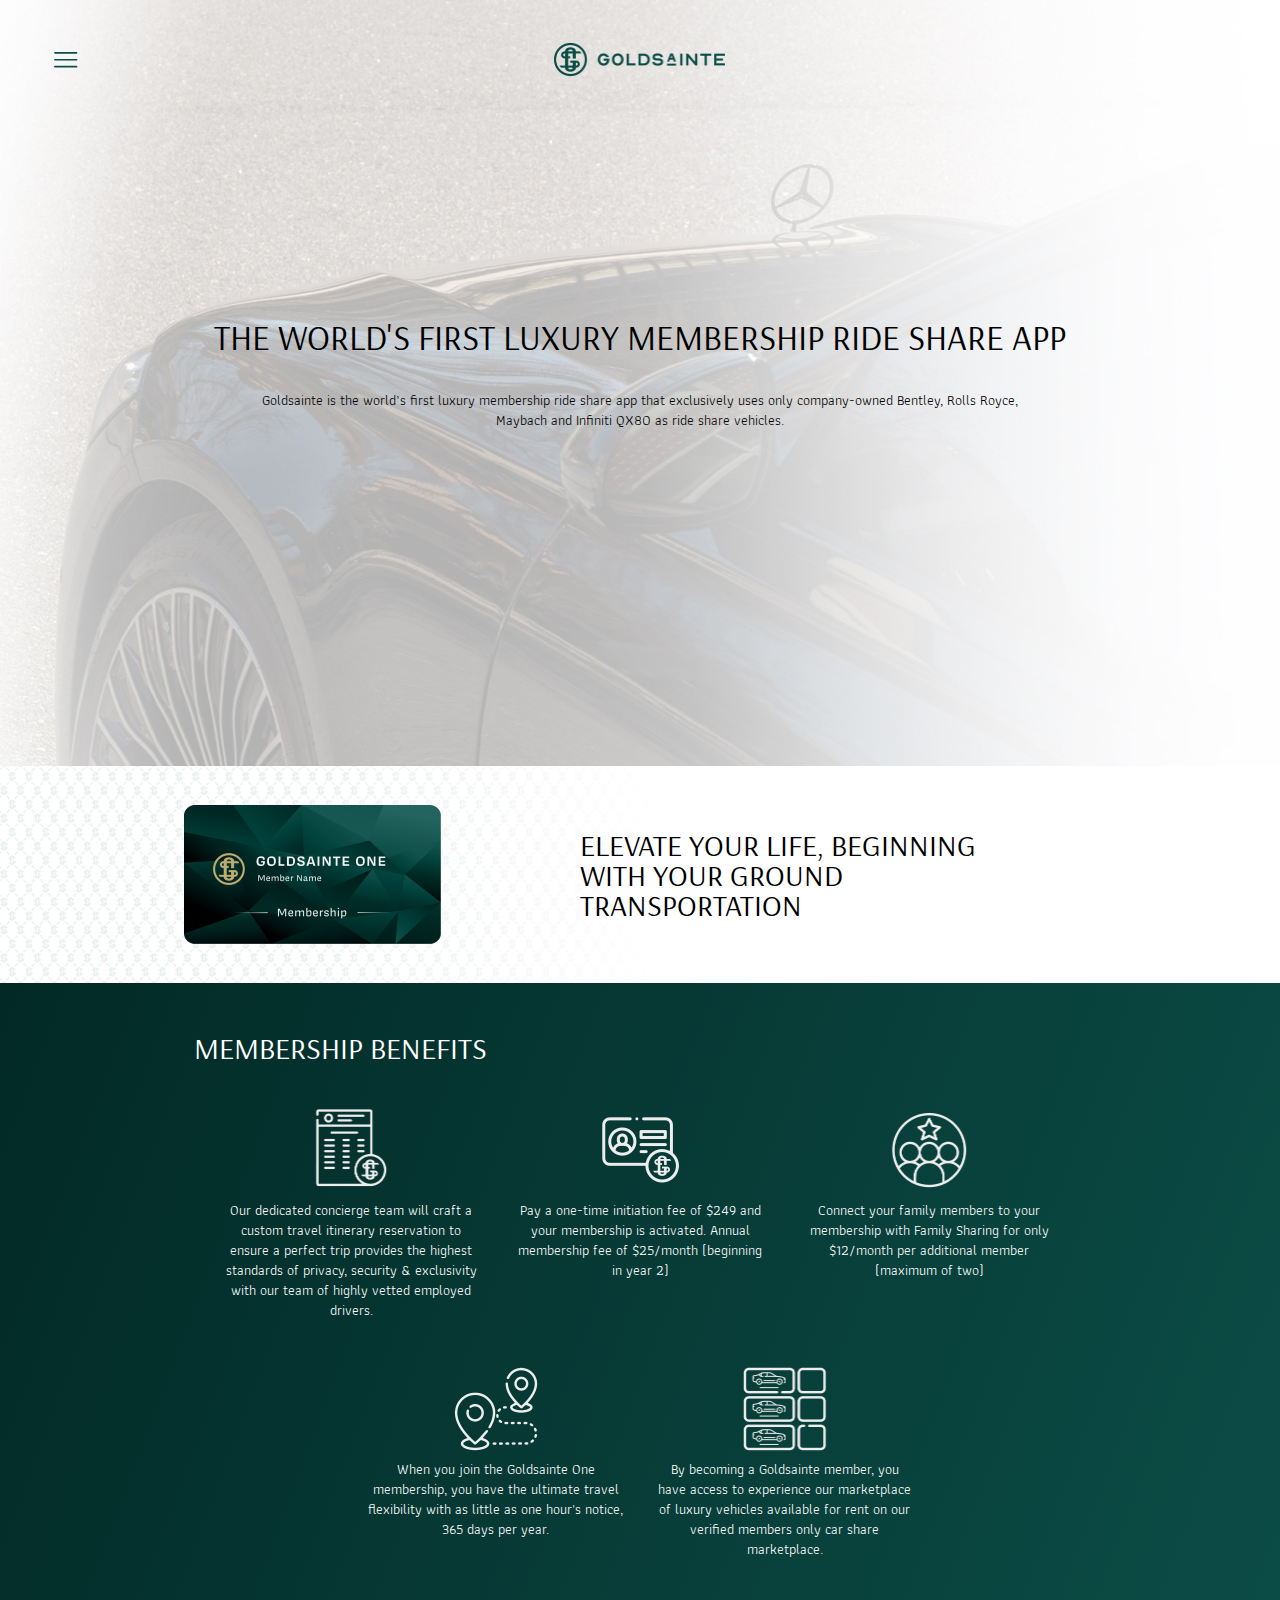
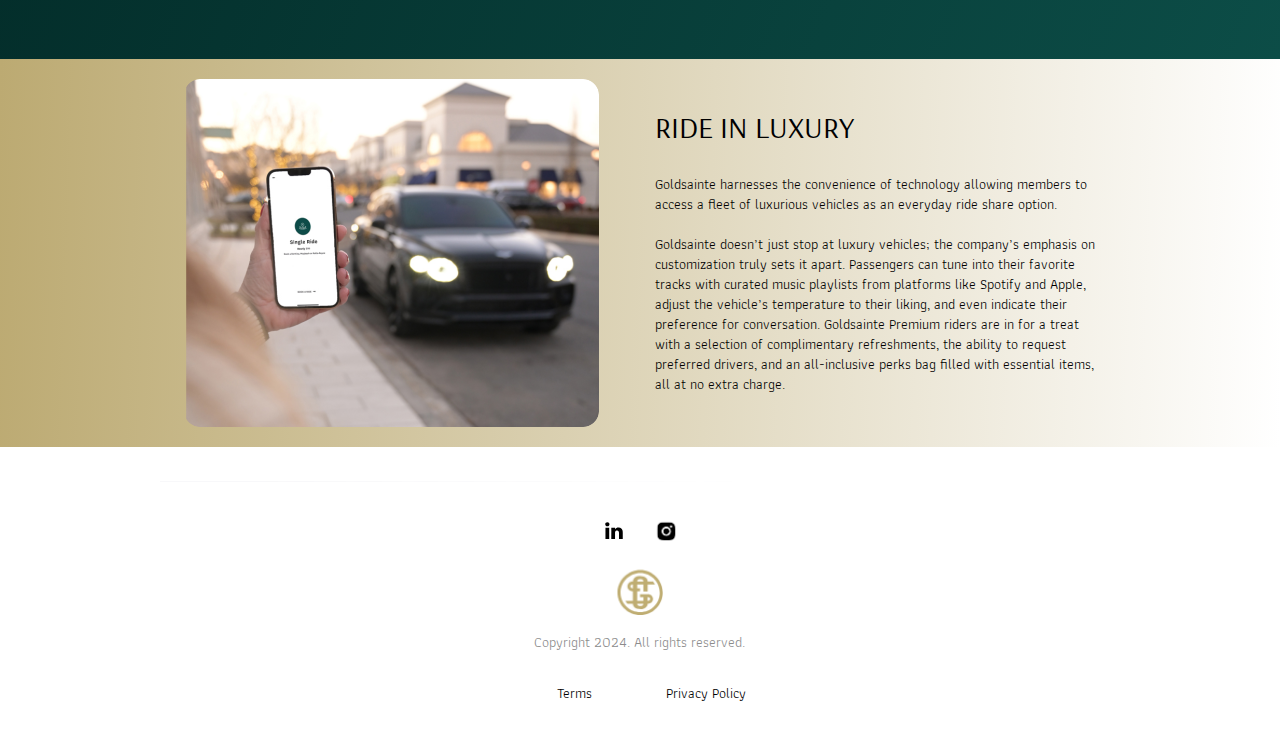
<file: membership.html>
<!DOCTYPE html>
<html>
  <head>
    <title> The World's First Luxury Ride Share App Franchise 
    </title>
    <meta charset="utf-8" />
    <meta name="viewport" content="initial-scale=1, width=device-width" />
    <link rel="icon" href="public/favicon_io/favicon.ico" type="image/xicon"/>
    <link rel="stylesheet" href="./global.css" />
    <link rel="stylesheet" href="./membership.css" />
    <link
      rel="stylesheet"
      href="https://fonts.googleapis.com/css2?family=Arsenal:wght@400;700&display=swap"
    />
    <link
      rel="stylesheet"
      href="https://fonts.googleapis.com/css2?family=Athiti:wght@400;500;600;700&display=swap"
    />
    <link
      rel="stylesheet"
      href="https://fonts.googleapis.com/css2?family=DM Sans:wght@400&display=swap"
    />

    <style>
      @font-face {
        font-family: "Covik Sans";
        src: url("./public/Covik-Sans-Regular.otf");
        font-weight: 400;
      }
      @font-face {
        font-family: "Covik Sans";
        src: url("./public/Covik-Sans-Bold.otf");
        font-weight: 700;
      }
      @font-face {
        font-family: "Covik Sans";
        src: url("./public/Covik-Sans-Regular.otf");
        font-weight: 900;
      }
      @font-face {
        font-family: "Chiffon";
        src: url("./public/Chiffon.otf");
        font-weight: 400;
      }
    </style>
  </head>
  <body>
    <div class="membership">
      <div class="membership-hero">
        <img
          class="membership-hero-white-hero-icon"
          alt=""
          src="./public/membershipherowhitehero@2x.png"
        />

        <div class="membership-hero-title">
          <div class="membership-hero-title-inner">
            <div class="heading-parent14">
              <div class="heading25">
                THE WORLD'S FIRST LUXURY MEMBERSHIP RIDE SHARE APP
              </div>
              <div class="paragraph47">
                Goldsainte is the world’s first luxury membership ride share app
                that exclusively uses only company-owned Bentley, Rolls Royce,
                Maybach and Infiniti QX80 as ride share vehicles.
              </div>
            </div>
          </div>
        </div>
      </div>
      <div class="membership-main-nav">
        <button class="hamburger-menu5-wrapper" id="frameButton">
          <img
            class="hamburger-menu5-icon"
            alt=""
            src="./public/hamburgermenu2.svg"
          />
        </button>
      </div>
      <div class="membership-main-logo">
        <a
          class="primary-horizontal-logo-gold-5"
          id="primaryHorizontalLogoGold5" href="./index.html"
        >
        </a>
      </div>
      <div class="membership-h1">
        <div class="frame-elevate-your-lifestyle">
          <div class="frame-elevate-your-lifestyle-child"></div>
          <img
            class="holdingphoneoutside02-1-icon"
            alt=""
            src="./public/holdingphoneoutside02-1@2x.png"
          />

          <img
            class="goldsainte-membership-card-icon"
            alt=""
            src="./public/goldsaintemembershipcard@2x.png"
          />

          <div class="title-wrapper">
            <div class="title13">
              ELEVATE YOUR LIFE, BEGINNING WITH YOUR GROUND TRANSPORTATION
            </div>
          </div>
          <div class="feature-title-container">
            <div class="feature-title9">RIDE IN LUXURY</div>
            <div class="title14">
              Goldsainte harnesses the convenience of technology allowing
              members to access a fleet of luxurious vehicles as an everyday
              ride share option.
            </div>
          </div>
        </div>
      </div>
      <div class="membership-h2">
        <div class="frame-membership-benefits">
          <div class="frame-membership-benefits-titl">
            <div class="headings7">
              <p class="membership-benefits">MEMBERSHIP BENEFITS</p>
              <p class="membership-benefits">&nbsp;</p>
              <p class="membership-benefits">&nbsp;</p>
            </div>
          </div>
          <div class="frame-membership-benefits-icon">
            <div class="group-dedicated-concierge-team">
              <div class="frame-dedicated-concierge-team">
                <img
                  class="goldsainte-travel-itinerary-icon"
                  alt=""
                  src="./public/goldsaintetravelitinerary@2x.png"
                />

                <div class="paragraph48">
                  <p class="our-dedicated-concierge">
                    Our dedicated concierge team will craft a custom travel
                    itinerary reservation to ensure a perfect trip provides the
                    highest standards of privacy, security & exclusivity with
                    our team of highly vetted employed drivers.
                  </p>
                  <p class="blank-line104">&nbsp;</p>
                  <p class="blank-line104">&nbsp;</p>
                  <p class="blank-line104">&nbsp;</p>
                  <p class="blank-line104">&nbsp;</p>
                </div>
              </div>
            </div>
            <div class="group-one-time-initiation-fee">
              <div class="frame-dedicated-concierge-team">
                <img
                  class="goldsainte-activated-car-share-icon"
                  alt=""
                  src="./public/goldsainteactivatedcarsharemember@2x.png"
                />

                <div class="paragraph49">
                  <p class="pay-a-one-time">
                    Pay a one-time initiation fee of $249 and your membership is
                    activated. Annual membership fee of $25/month (beginning in
                    year 2)
                  </p>
                  <p class="blank-line104">&nbsp;</p>
                  <p class="blank-line104">&nbsp;</p>
                  <p class="blank-line104">&nbsp;</p>
                  <p class="blank-line104">&nbsp;</p>
                </div>
              </div>
            </div>
            <div class="group-one-time-initiation-fee">
              <div class="frame-dedicated-concierge-team">
                <img
                  class="goldsainte-travel-itinerary-icon"
                  alt=""
                  src="./public/goldsaintefamilysharingcarsharemember@2x.png"
                />

                <div class="paragraph50">
                  <p class="pay-a-one-time">
                    Connect your family members to your membership with Family
                    Sharing for only $12/month per additional member (maximum of
                    two)
                  </p>
                  <p class="blank-line104">&nbsp;</p>
                  <p class="blank-line104">&nbsp;</p>
                  <p class="blank-line104">&nbsp;</p>
                  <p class="blank-line104">&nbsp;</p>
                </div>
              </div>
            </div>
            <div class="group-ultimate-travel-flexibil">
              <div class="frame-ultimate-travel-flexibil">
                <img
                  class="goldsainte-travel-car-share-me-icon"
                  alt=""
                  src="./public/goldsaintetravelcarsharemember@2x.png"
                />

                <div class="paragraph50">
                  <p class="pay-a-one-time">
                    When you join the Goldsainte One membership, you have the
                    ultimate travel flexibility with as little as one hour's
                    notice, 365 days per year.
                  </p>
                  <p class="blank-line104">&nbsp;</p>
                  <p class="blank-line104">&nbsp;</p>
                  <p class="blank-line104">&nbsp;</p>
                  <p class="blank-line104">&nbsp;</p>
                </div>
              </div>
            </div>
            <div class="group-ultimate-travel-flexibil">
              <div class="frame-ultimate-travel-flexibil">
                <img
                  class="goldsainte-activated-car-share-icon"
                  alt=""
                  src="./public/goldsaintebusinesscarsharemember@2x.png"
                />

                <div class="paragraph52">
                  <p class="pay-a-one-time">
                    By becoming a Goldsainte member, you have access to
                    experience our marketplace of luxury vehicles available for
                    rent on our verified members only car share marketplace.
                  </p>
                  <p class="blank-line104">&nbsp;</p>
                  <p class="blank-line104">&nbsp;</p>
                  <p class="blank-line104">&nbsp;</p>
                  <p class="blank-line104">&nbsp;</p>
                </div>
              </div>
            </div>
          </div>
        </div>
      </div>
      <div class="membership-h3">
        <div class="rectangle-parent">
          <div class="frame-elevate-your-lifestyle-child"></div>
          <img
            class="women-phone-pickup-icon"
            alt=""
            src="./public/womenphonepickup@2x.png"
          />

          <div class="feature-title-parent1">
            <div class="feature-title10">RIDE IN LUXURY</div>
            <div class="text10">
              <p class="membership-benefits">
                Goldsainte harnesses the convenience of technology allowing
                members to access a fleet of luxurious vehicles as an everyday
                ride share option.
              </p>
              <p class="membership-benefits">&nbsp;</p>
              <p class="membership-benefits">
                Goldsainte doesn’t just stop at luxury vehicles; the company’s
                emphasis on customization truly sets it apart. Passengers can
                tune into their favorite tracks with curated music playlists
                from platforms like Spotify and Apple, adjust the vehicle’s
                temperature to their liking, and even indicate their preference
                for conversation. Goldsainte Premium riders are in for a treat
                with a selection of complimentary refreshments, the ability to
                request preferred drivers, and an all-inclusive perks bag filled
                with essential items, all at no extra charge. 
              </p>
            </div>
          </div>
        </div>
      </div>
      <div class="membership-footer">
        <div class="membership-footer-inner">
          <div class="frame-parent11">
            <div class="heading-parent15">
              <b class="heading26">Contact Us</b>
              <div class="paragraph53">
                <span class="you-are-invited3"
                  >You are invited to contact us using this form or by email
                  at:</span
                >
                <span class="span5"> </span>
                <a
                  class="infogoldsaintecom6"
                  href="https://goldsainte69446.activehosted.com/f/1"
                  target="_blank"
                >
                  <span class="infogoldsaintecom7">info@goldsainte.com</span>
                </a>
              </div>
            </div>
            <div class="divider-wrapper3">
              <img class="divider-icon5" alt="" src="./public/divider.svg" />
            </div>
            <div class="contact-info8-parent">
              <div class="contact-info8">
                <div class="social-media-container3-container">
                  <div class="social-media-container31">
                    <img
                      class="social-media-icon-squarelinke5"
                      alt=""
                      src="./public/social-media-icon-squareinstagram1.svg"
                      id="socialMediaIconSquareLinke"
                    />

                    <img
                      class="social-media-icon-squarelinke6"
                      alt=""
                      src="./public/social-media-icon-squareinstagram1.svg"
                      id="socialMediaIconSquareLinke1"
                    />

                    <img
                      class="social-media-icon-squareinsta5"
                      alt=""
                      src="./public/social-media-icon-squareinstagram22@2x.png"
                      id="socialMediaIconSquareInsta"
                    />
                  </div>
                </div>
              </div>
              <img
                class="goldsainte-gold-logo-membershi-icon"
                alt=""
                src="./public/goldsaintegoldlogomembership1@2x.png"
              />

              <div class="email5">Copyright 2024. All rights reserved.</div>
            </div>
          </div>
        </div>
      </div>
      <div class="membership-info-links">
        <div class="membership-info-links1">
          <div class="paragraph54" id="paragraphText">Terms</div>
          <div class="paragraph54" id="paragraphText1">Privacy Policy</div>
        </div>
      </div>
    </div>

    <div id="menuhome" class="popup-overlay" style="display: none">
      <div class="menuhome" data-animate-on-scroll>
        <img
          class="logomark-seal-green-1-icon"
          alt=""
          src="./public/logomarksealgreen-1@2x.png"
        />

        <div class="sections">
          <a class="car-share" href="./about.html">about</a>
          <div class="sections-child"></div>
          <a class="car-share" href="./membership.html">membership</a>
          <div class="sections-child"></div>
          <a class="car-share" href="./partner.html">partner</a>
          <div class="sections-child"></div>
          <a class="car-share" href="./register-your-vehicle.html">Car Share</a>
          <div class="sections-child"></div>
          <a class="car-share" href="./connect.html">connect</a>
          <div class="sections-child"></div>
          <a class="car-share" href="./faq.html">faq</a>
          <div class="sections-child"></div>
          <a class="car-share" href="./franchise.html">Franchise</a>
        </div>
      </div>
    </div>

    <script>
      var scrollAnimElements = document.querySelectorAll("[data-animate-on-scroll]");
      var observer = new IntersectionObserver(
        (entries) => {
          for (const entry of entries) {
            if (entry.isIntersecting || entry.intersectionRatio > 0) {
              const targetElement = entry.target;
              targetElement.classList.add("animate");
              observer.unobserve(targetElement);
            }
          }
        },
        {
          threshold: 0.15,
        }
      );
      
      for (let i = 0; i < scrollAnimElements.length; i++) {
        observer.observe(scrollAnimElements[i]);
      }
      
      var frameButton = document.getElementById("frameButton");
      if (frameButton) {
        frameButton.addEventListener("click", function () {
          var drawerOverlay = document.getElementById("menuhome");
          if (!drawerOverlay) return;
          var drawerOverlayStyle = drawerOverlay.style;
          if (drawerOverlayStyle) {
            drawerOverlayStyle.display = "flex";
            drawerOverlayStyle.zIndex = 99;
            drawerOverlayStyle.backgroundColor = "rgba(113, 113, 113, 0.3)";
            drawerOverlayStyle.alignItems = "flex-start";
            drawerOverlayStyle.justifyContent = "";
          }
          drawerOverlay.setAttribute("closable", "");
      
          var onClick =
            drawerOverlay.onClick ||
            function (e) {
              if (
                e.target === drawerOverlay &&
                drawerOverlay.hasAttribute("closable")
              ) {
                drawerOverlayStyle.display = "none";
              }
            };
          drawerOverlay.addEventListener("click", onClick);
        });
      }
      
      var primaryHorizontalLogoGold5 = document.getElementById(
        "primaryHorizontalLogoGold5"
      );
      if (primaryHorizontalLogoGold5) {
        primaryHorizontalLogoGold5.addEventListener("click", function (e) {
          window.location.href = "./index1.html";
        });
      }
      
      var socialMediaIconSquareLinke = document.getElementById(
        "socialMediaIconSquareLinke"
      );
      if (socialMediaIconSquareLinke) {
        socialMediaIconSquareLinke.addEventListener("click", function () {
          window.location.href =
            "https://www.linkedin.com/company/goldsainte/mycompany/";
        });
      }
      
      var socialMediaIconSquareLinke1 = document.getElementById(
        "socialMediaIconSquareLinke1"
      );
      if (socialMediaIconSquareLinke1) {
        socialMediaIconSquareLinke1.addEventListener("click", function () {
          window.open("https://www.linkedin.com/company/goldsainte/mycompany/");
        });
      }
      
      var socialMediaIconSquareInsta = document.getElementById(
        "socialMediaIconSquareInsta"
      );
      if (socialMediaIconSquareInsta) {
        socialMediaIconSquareInsta.addEventListener("click", function () {
          window.open("https://www.instagram.com/goldsainte/");
        });
      }
      
      var paragraphText = document.getElementById("paragraphText");
      if (paragraphText) {
        paragraphText.addEventListener("click", function (e) {
          window.location.href = "./terms-and-conditions.html";
        });
      }
      
      var paragraphText1 = document.getElementById("paragraphText1");
      if (paragraphText1) {
        paragraphText1.addEventListener("click", function (e) {
          window.location.href = "./privacy-policy.html";
        });
      }
      </script>
  </body>
</html>
</file>
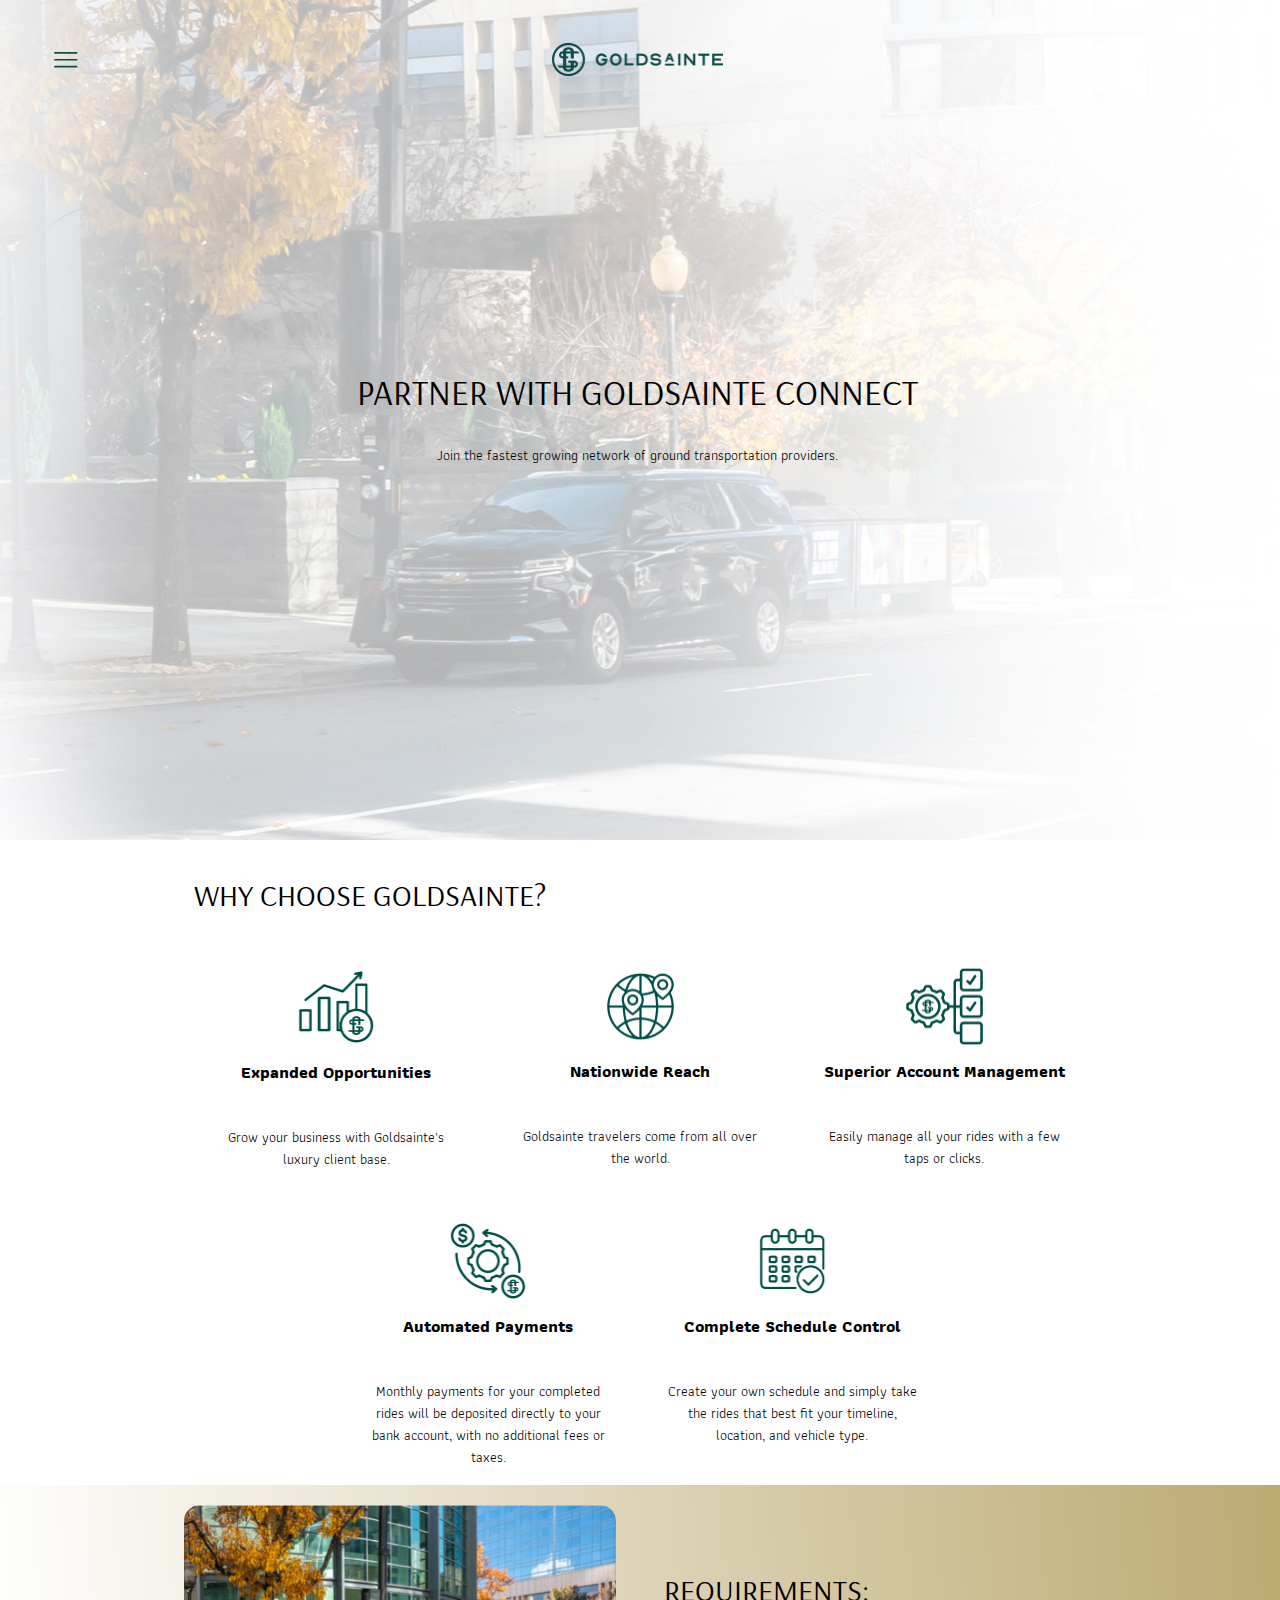
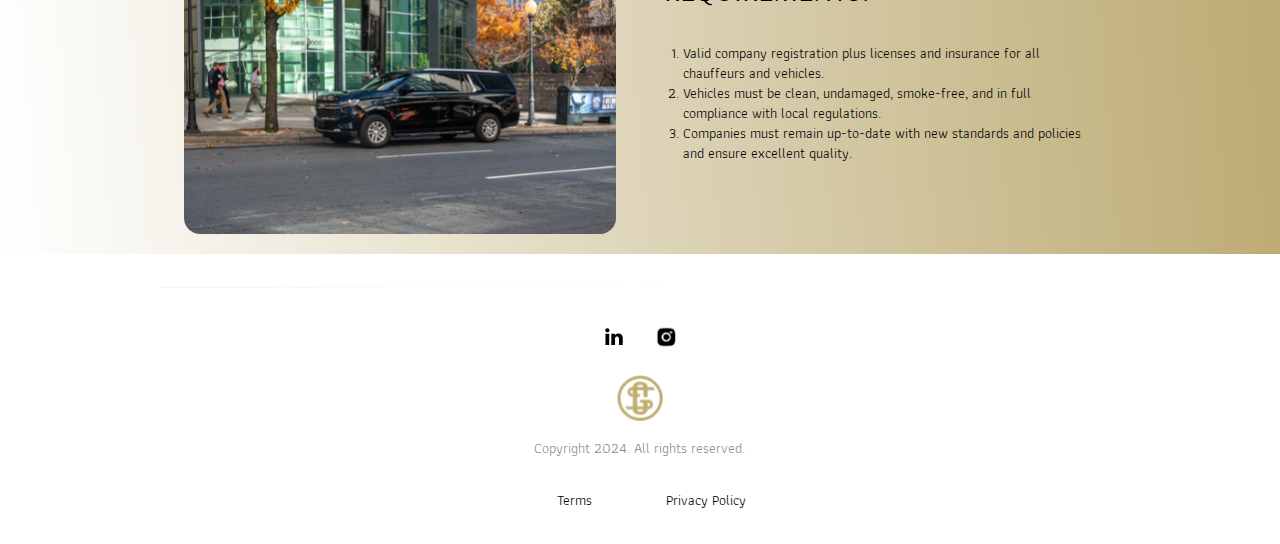
<file: partner.html>
<!DOCTYPE html>
<html>
  <head>
    <title> The World's First Luxury Ride Share App Franchise 
    </title>
    <meta charset="utf-8" />
    <meta name="viewport" content="initial-scale=1, width=device-width" />
    <link rel="icon" href="public/favicon_io/favicon.ico" type="image/xicon"/>
    <link rel="stylesheet" href="./global.css" />
    <link rel="stylesheet" href="./partner.css" />
    <link
      rel="stylesheet"
      href="https://fonts.googleapis.com/css2?family=Arsenal:wght@400;700&display=swap"
    />
    <link
      rel="stylesheet"
      href="https://fonts.googleapis.com/css2?family=Athiti:wght@400;500;600;700&display=swap"
    />
    <link
      rel="stylesheet"
      href="https://fonts.googleapis.com/css2?family=DM Sans:wght@400&display=swap"
    />

    <style>
      @font-face {
        font-family: "Covik Sans";
        src: url("./public/Covik-Sans-Regular.otf");
        font-weight: 400;
      }
      @font-face {
        font-family: "Covik Sans";
        src: url("./public/Covik-Sans-Bold.otf");
        font-weight: 700;
      }
      @font-face {
        font-family: "Covik Sans";
        src: url("./public/Covik-Sans-Regular.otf");
        font-weight: 900;
      }
      @font-face {
        font-family: "Chiffon";
        src: url("./public/Chiffon.otf");
        font-weight: 400;
      }
    </style>
  </head>
  <body>
    <div class="partner">
      <div class="partner-hero">
        <img
          class="partner-hero-white-icon"
          alt=""
          src="./public/partnerwithusherowhite@2x.png"
        />

        <div class="partner-hero-title">
          <div class="partner-hero-title-inner">
            <div class="heading-parent24">
              <div class="heading35">PARTNER WITH GOLDSAINTE connect</div>
              <div class="paragraph72">
                Join the fastest growing network of ground transportation
                providers.
              </div>
            </div>
          </div>
        </div>
      </div>
      <div class="partner-main-nav">
        <button class="hamburger-menu4-wrapper" id="frameButton">
          <img
            class="hamburger-menu4-icon"
            alt=""
            src="./public/hamburgermenufranchiseinvestment1.svg"
          />
        </button>
      </div>
      <div class="partner-main-logo">
        <a
          class="primary-horizontal-logo-gold-4"
          id="primaryHorizontalLogoGold4" href="./index.html"
        >
        </a>
      </div>
      <div class="partner-h1">
        <div class="frame-partner1">
          <div class="headings-wrapper5">
            <div class="headings11">
              <p class="why-choose-goldsainte1">Why choose Goldsainte?</p>
            </div>
          </div>
          <div class="expanded-opportunities-parent">
            <div class="expanded-opportunities">
              <div class="frame-expanded-opportunities-l">
                <img
                  class="expanded-opportunities-luxury-icon"
                  alt=""
                  src="./public/expandedopportunitiesluxury@2x.png"
                />

                <div class="paragraph73">
                  <p class="expanded-opportunities1">
                    <span>
                      <span class="expanded-opportunities2">
                        <b>Expanded Opportunities</b>
                      </span>
                    </span>
                  </p>
                  <p class="why-choose-goldsainte1">
                    <span>
                      <span>
                        <span class="expanded-opportunities2">
                          <span>&nbsp;</span>
                        </span>
                      </span>
                    </span>
                  </p>
                  <p class="grow-your-business-with-goldsa">
                    <span>
                      <span>
                        <span class="grow-your-business"
                          >Grow your business with Goldsainte's luxury client
                          base.</span
                        >
                      </span>
                    </span>
                  </p>
                  <p class="blank-line177">
                    <span>
                      <span class="expanded-opportunities2">&nbsp;</span>
                    </span>
                  </p>
                  <p class="why-choose-goldsainte1">
                    <span>
                      <span class="expanded-opportunities2">&nbsp;</span>
                    </span>
                  </p>
                  <p class="why-choose-goldsainte1">
                    <span>
                      <span class="expanded-opportunities2">&nbsp;</span>
                    </span>
                  </p>
                  <p class="why-choose-goldsainte1">
                    <span>
                      <span class="expanded-opportunities2">&nbsp;</span>
                    </span>
                  </p>
                </div>
              </div>
            </div>
            <div class="nationwide-reach">
              <div class="frame-nationwide-reach-all-ove">
                <img
                  class="nationwide-reach-all-over-the-icon"
                  alt=""
                  src="./public/nationwidereachallovertheworld@2x.png"
                />

                <div class="paragraph73">
                  <p class="expanded-opportunities1">
                    <span class="expanded-opportunities2">
                      <b>Nationwide Reach</b>
                    </span>
                  </p>
                  <p class="why-choose-goldsainte1">
                    <span>
                      <span class="expanded-opportunities2">
                        <span>&nbsp;</span>
                      </span>
                    </span>
                  </p>
                  <p class="grow-your-business-with-goldsa">
                    <span>
                      <span class="grow-your-business"
                        >Goldsainte travelers come from all over the
                        world.</span
                      >
                    </span>
                  </p>
                  <p class="why-choose-goldsainte1">
                    <span>
                      <span class="expanded-opportunities2">&nbsp;</span>
                    </span>
                  </p>
                  <p class="why-choose-goldsainte1">
                    <span>
                      <span class="expanded-opportunities2">&nbsp;</span>
                    </span>
                  </p>
                  <p class="why-choose-goldsainte1">
                    <span>
                      <span class="expanded-opportunities2">&nbsp;</span>
                    </span>
                  </p>
                  <p class="why-choose-goldsainte1">
                    <span>
                      <span class="expanded-opportunities2">&nbsp;</span>
                    </span>
                  </p>
                </div>
              </div>
            </div>
            <div class="nationwide-reach">
              <div class="frame-nationwide-reach-all-ove">
                <img
                  class="nationwide-reach-all-over-the-icon"
                  alt=""
                  src="./public/superioraccountmanagement@2x.png"
                />

                <div class="paragraph73">
                  <p class="expanded-opportunities1">
                    <span class="expanded-opportunities2">
                      <b>Superior Account Management</b>
                    </span>
                  </p>
                  <p class="why-choose-goldsainte1">
                    <span>
                      <span class="expanded-opportunities2">
                        <span>&nbsp;</span>
                      </span>
                    </span>
                  </p>
                  <p class="grow-your-business-with-goldsa">
                    <span>
                      <span class="grow-your-business"
                        >Easily manage all your rides with a few taps or
                        clicks.</span
                      >
                    </span>
                  </p>
                  <p class="why-choose-goldsainte1">
                    <span>
                      <span class="expanded-opportunities2">&nbsp;</span>
                    </span>
                  </p>
                  <p class="why-choose-goldsainte1">
                    <span>
                      <span class="expanded-opportunities2">&nbsp;</span>
                    </span>
                  </p>
                  <p class="why-choose-goldsainte1">
                    <span>
                      <span class="expanded-opportunities2">&nbsp;</span>
                    </span>
                  </p>
                  <p class="why-choose-goldsainte1">
                    <span>
                      <span class="expanded-opportunities2">&nbsp;</span>
                    </span>
                  </p>
                </div>
              </div>
            </div>
            <div class="nationwide-reach">
              <div class="frame-nationwide-reach-all-ove">
                <img
                  class="money-flow-business-icon"
                  alt=""
                  src="./public/moneyflowbusiness@2x.png"
                />

                <div class="paragraph73">
                  <p class="expanded-opportunities1">
                    <span class="expanded-opportunities2">
                      <b>Automated Payments</b>
                    </span>
                  </p>
                  <p class="why-choose-goldsainte1">
                    <span>
                      <span class="expanded-opportunities2">
                        <span>&nbsp;</span>
                      </span>
                    </span>
                  </p>
                  <p class="grow-your-business-with-goldsa">
                    <span>
                      <span class="grow-your-business"
                        >Monthly payments for your completed rides will be
                        deposited directly to your bank account, with no
                        additional fees or taxes.</span
                      >
                    </span>
                  </p>
                  <p class="why-choose-goldsainte1">
                    <span>
                      <span class="expanded-opportunities2">&nbsp;</span>
                    </span>
                  </p>
                  <p class="why-choose-goldsainte1">
                    <span>
                      <span class="expanded-opportunities2">&nbsp;</span>
                    </span>
                  </p>
                  <p class="why-choose-goldsainte1">
                    <span>
                      <span class="expanded-opportunities2">&nbsp;</span>
                    </span>
                  </p>
                  <p class="why-choose-goldsainte1">
                    <span>
                      <span class="expanded-opportunities2">&nbsp;</span>
                    </span>
                  </p>
                </div>
              </div>
            </div>
            <div class="nationwide-reach">
              <div class="frame-nationwide-reach-all-ove">
                <img
                  class="expanded-opportunities-luxury-icon"
                  alt=""
                  src="./public/completeschedulecontroltimelocation@2x.png"
                />

                <div class="paragraph73">
                  <p class="expanded-opportunities1">
                    <span class="expanded-opportunities2">
                      <b>Complete Schedule Control</b>
                    </span>
                  </p>
                  <p class="why-choose-goldsainte1">
                    <span>
                      <span class="expanded-opportunities2">
                        <span>&nbsp;</span>
                      </span>
                    </span>
                  </p>
                  <p class="grow-your-business-with-goldsa">
                    <span>
                      <span class="grow-your-business"
                        >Create your own schedule and simply take the rides that
                        best fit your timeline, location, and vehicle
                        type.</span
                      >
                    </span>
                  </p>
                  <p class="why-choose-goldsainte1">
                    <span>
                      <span class="expanded-opportunities2">&nbsp;</span>
                    </span>
                  </p>
                  <p class="why-choose-goldsainte1">
                    <span>
                      <span class="expanded-opportunities2">&nbsp;</span>
                    </span>
                  </p>
                  <p class="why-choose-goldsainte1">
                    <span>
                      <span class="expanded-opportunities2">&nbsp;</span>
                    </span>
                  </p>
                  <p class="why-choose-goldsainte1">
                    <span>
                      <span class="expanded-opportunities2">&nbsp;</span>
                    </span>
                  </p>
                </div>
              </div>
            </div>
          </div>
        </div>
      </div>
      <div class="partner-h2">
        <div class="frame-requirments">
          <div class="frame-requirments-child"></div>
          <img
            class="black-car-men-pick-up-outside-icon"
            alt=""
            src="./public/blackcarmenpickupoutsidework@2x.png"
          />

          <div class="feature-title-parent3">
            <div class="feature-title13">REQUIREMENTS:</div>
            <a
              class="text12"
              href="https://goldsainte69446.activehosted.com/f/18"
              target="_blank"
            >
              <p class="why-choose-goldsainte1">&nbsp;</p>
              <ol class="valid-company-registration-plu">
                <li class="valid-company-registration">
                  Valid company registration plus licenses and insurance for all
                  chauffeurs and vehicles.
                </li>
                <li class="valid-company-registration">
                  Vehicles must be clean, undamaged, smoke-free, and in full
                  compliance with local regulations.
                </li>
                <li>
                  Companies must remain up-to-date with new standards and
                  policies and ensure excellent quality.
                </li>
              </ol>
            </a>
          </div>
        </div>
      </div>
      <div class="_form_18"></div><script src="https://goldsainte69446.activehosted.com/f/embed.php?id=18" charset="utf-8"></script>
      <div class="partner-footer">
        <div class="partner-footer-inner">
          <div class="frame-parent15">
            <div class="heading-parent25">
              <b class="heading36">Contact Us</b>
              <div class="paragraph78">
                <span class="you-are-invited7"
                  >You are invited to contact us using this form or by email
                  at:</span
                >
                <span class="span10"> </span>
                <a
                  class="infogoldsaintecom14"
                  href="https://goldsainte69446.activehosted.com/f/1"
                  target="_blank"
                >
                  <span class="infogoldsaintecom15">info@goldsainte.com</span>
                </a>
              </div>
            </div>
            <div class="divider-wrapper6">
              <img class="divider-icon8" alt="" src="./public/divider.svg" />
            </div>
            <div class="contact-info923-parent">
              <div class="contact-info923">
                <div class="social-media-container3-wrapper1">
                  <div class="social-media-container33">
                    <img
                      class="social-media-icon-squarelinke9"
                      alt=""
                      src="./public/social-media-icon-squareinstagram1.svg"
                      id="socialMediaIconSquareLinke"
                    />

                    <img
                      class="social-media-icon-squareinsta8"
                      alt=""
                      src="./public/social-media-icon-squareinstagram23434@2x.png"
                      id="socialMediaIconSquareInsta"
                    />
                  </div>
                </div>
              </div>
              <img
                class="goldsainte-gold-logo-partner-w-icon"
                alt=""
                src="./public/goldsaintegoldlogopartnerwithus@2x.png"
              />

              <div class="email8">Copyright 2024. All rights reserved.</div>
            </div>
          </div>
        </div>
      </div>
      <div class="partner-info-links">
        <div class="partner-with-us-info-links">
          <div class="paragraph79" id="paragraphText">Terms</div>
          <div class="paragraph79" id="paragraphText1">Privacy Policy</div>
        </div>
      </div>
    </div>

    <div id="menuhome" class="popup-overlay" style="display: none">
      <div class="menuhome" data-animate-on-scroll>
        <img
          class="logomark-seal-green-1-icon"
          alt=""
          src="./public/logomarksealgreen-1@2x.png"
        />

        <div class="sections">
          <a class="car-share" href="./about.html">about</a>
          <div class="sections-child"></div>
          <a class="car-share" href="./membership.html">membership</a>
          <div class="sections-child"></div>
          <a class="car-share" href="./partner.html">partner</a>
          <div class="sections-child"></div>
          <a class="car-share" href="./register-your-vehicle.html">Car Share</a>
          <div class="sections-child"></div>
          <a class="car-share" href="./connect.html">connect</a>
          <div class="sections-child"></div>
          <a class="car-share" href="./faq.html">faq</a>
          <div class="sections-child"></div>
          <a class="car-share" href="./franchise.html">Franchise</a>
        </div>
      </div>
    </div>

    <script>
      var scrollAnimElements = document.querySelectorAll("[data-animate-on-scroll]");
      var observer = new IntersectionObserver(
        (entries) => {
          for (const entry of entries) {
            if (entry.isIntersecting || entry.intersectionRatio > 0) {
              const targetElement = entry.target;
              targetElement.classList.add("animate");
              observer.unobserve(targetElement);
            }
          }
        },
        {
          threshold: 0.15,
        }
      );
      
      for (let i = 0; i < scrollAnimElements.length; i++) {
        observer.observe(scrollAnimElements[i]);
      }
      
      var frameButton = document.getElementById("frameButton");
      if (frameButton) {
        frameButton.addEventListener("click", function () {
          var drawerOverlay = document.getElementById("menuhome");
          if (!drawerOverlay) return;
          var drawerOverlayStyle = drawerOverlay.style;
          if (drawerOverlayStyle) {
            drawerOverlayStyle.display = "flex";
            drawerOverlayStyle.zIndex = 99;
            drawerOverlayStyle.backgroundColor = "rgba(113, 113, 113, 0.3)";
            drawerOverlayStyle.alignItems = "flex-start";
            drawerOverlayStyle.justifyContent = "";
          }
          drawerOverlay.setAttribute("closable", "");
      
          var onClick =
            drawerOverlay.onClick ||
            function (e) {
              if (
                e.target === drawerOverlay &&
                drawerOverlay.hasAttribute("closable")
              ) {
                drawerOverlayStyle.display = "none";
              }
            };
          drawerOverlay.addEventListener("click", onClick);
        });
      }
      
      var primaryHorizontalLogoGold4 = document.getElementById(
        "primaryHorizontalLogoGold4"
      );
      if (primaryHorizontalLogoGold4) {
        primaryHorizontalLogoGold4.addEventListener("click", function (e) {
          window.location.href = "./index1.html";
        });
      }
      
      var socialMediaIconSquareLinke = document.getElementById(
        "socialMediaIconSquareLinke"
      );
      if (socialMediaIconSquareLinke) {
        socialMediaIconSquareLinke.addEventListener("click", function () {
          window.open("https://www.linkedin.com/company/goldsainte/mycompany/");
        });
      }
      
      var socialMediaIconSquareInsta = document.getElementById(
        "socialMediaIconSquareInsta"
      );
      if (socialMediaIconSquareInsta) {
        socialMediaIconSquareInsta.addEventListener("click", function () {
          window.open("https://www.instagram.com/goldsainte/");
        });
      }
      
      var paragraphText = document.getElementById("paragraphText");
      if (paragraphText) {
        paragraphText.addEventListener("click", function (e) {
          window.location.href = "./terms-and-conditions.html";
        });
      }
      
      var paragraphText1 = document.getElementById("paragraphText1");
      if (paragraphText1) {
        paragraphText1.addEventListener("click", function (e) {
          window.location.href = "./privacy-policy.html";
        });
      }
      </script>
  </body>
</html>
</file>
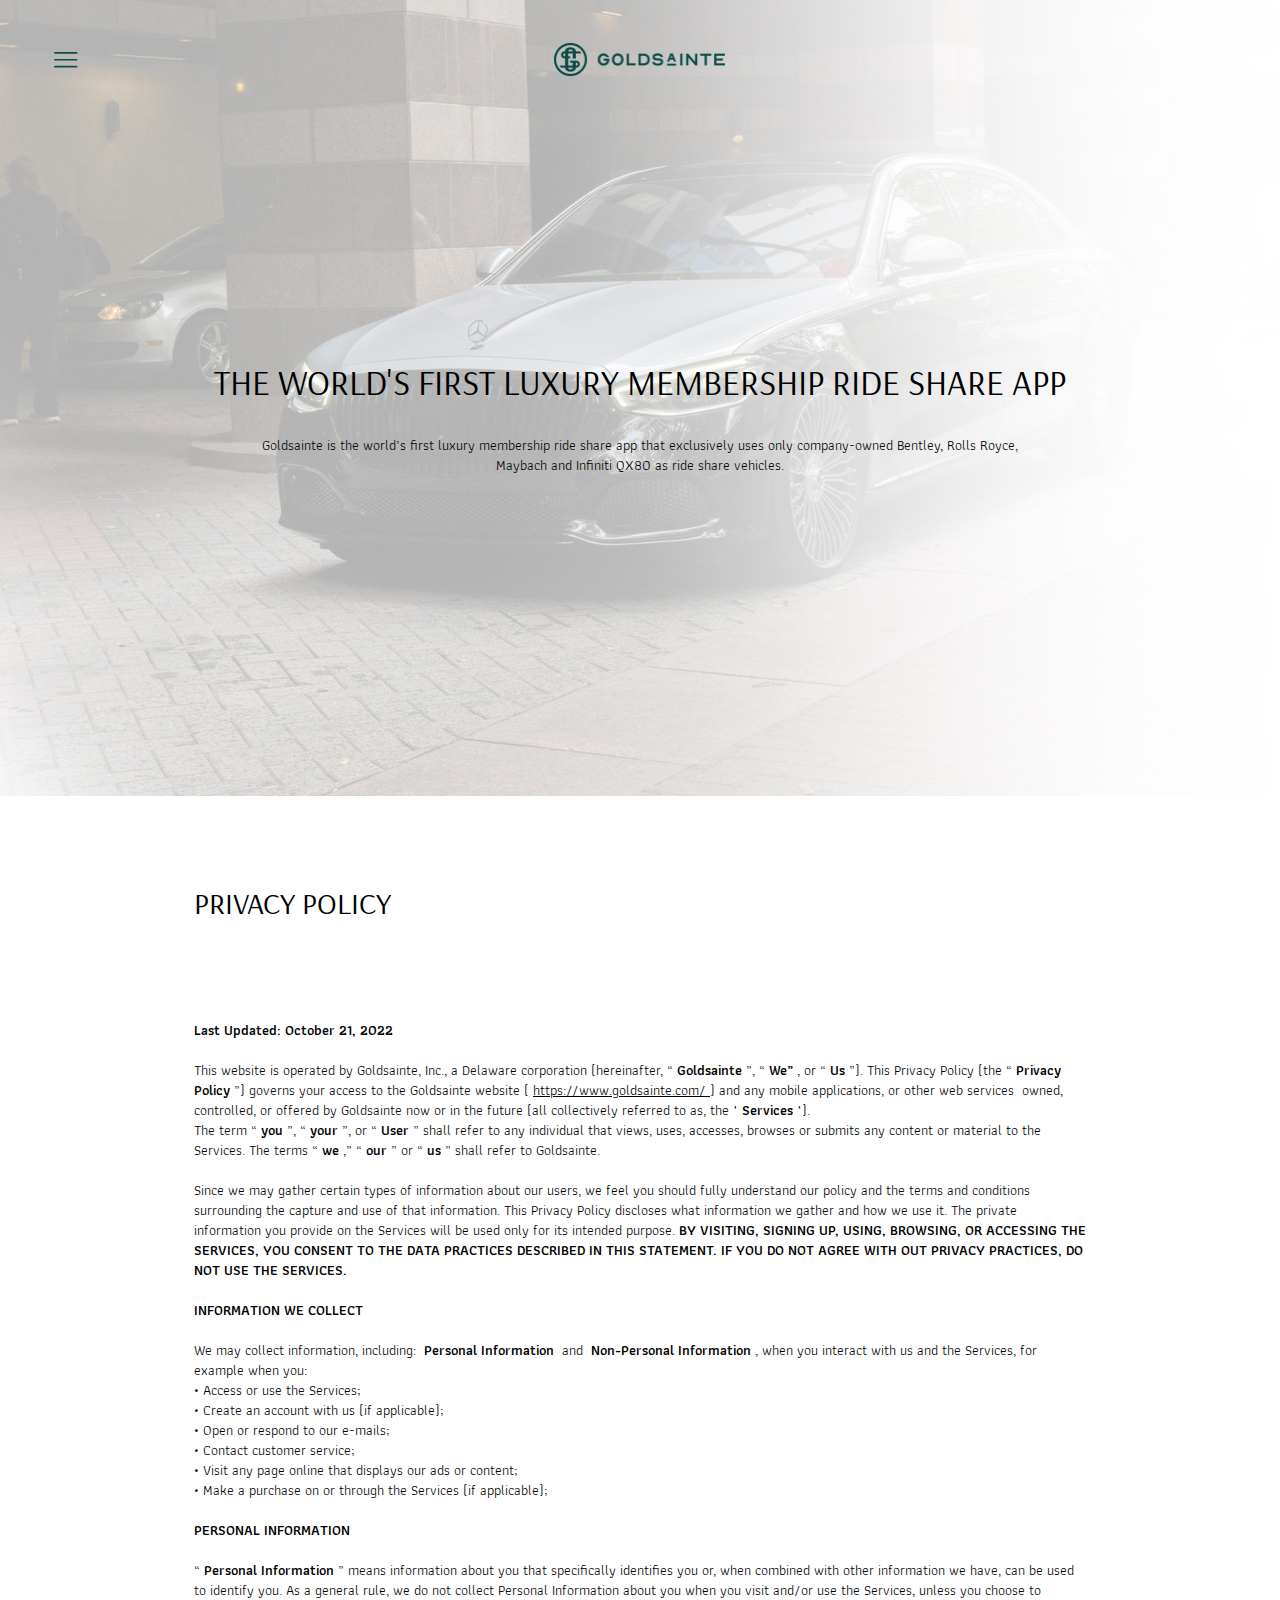
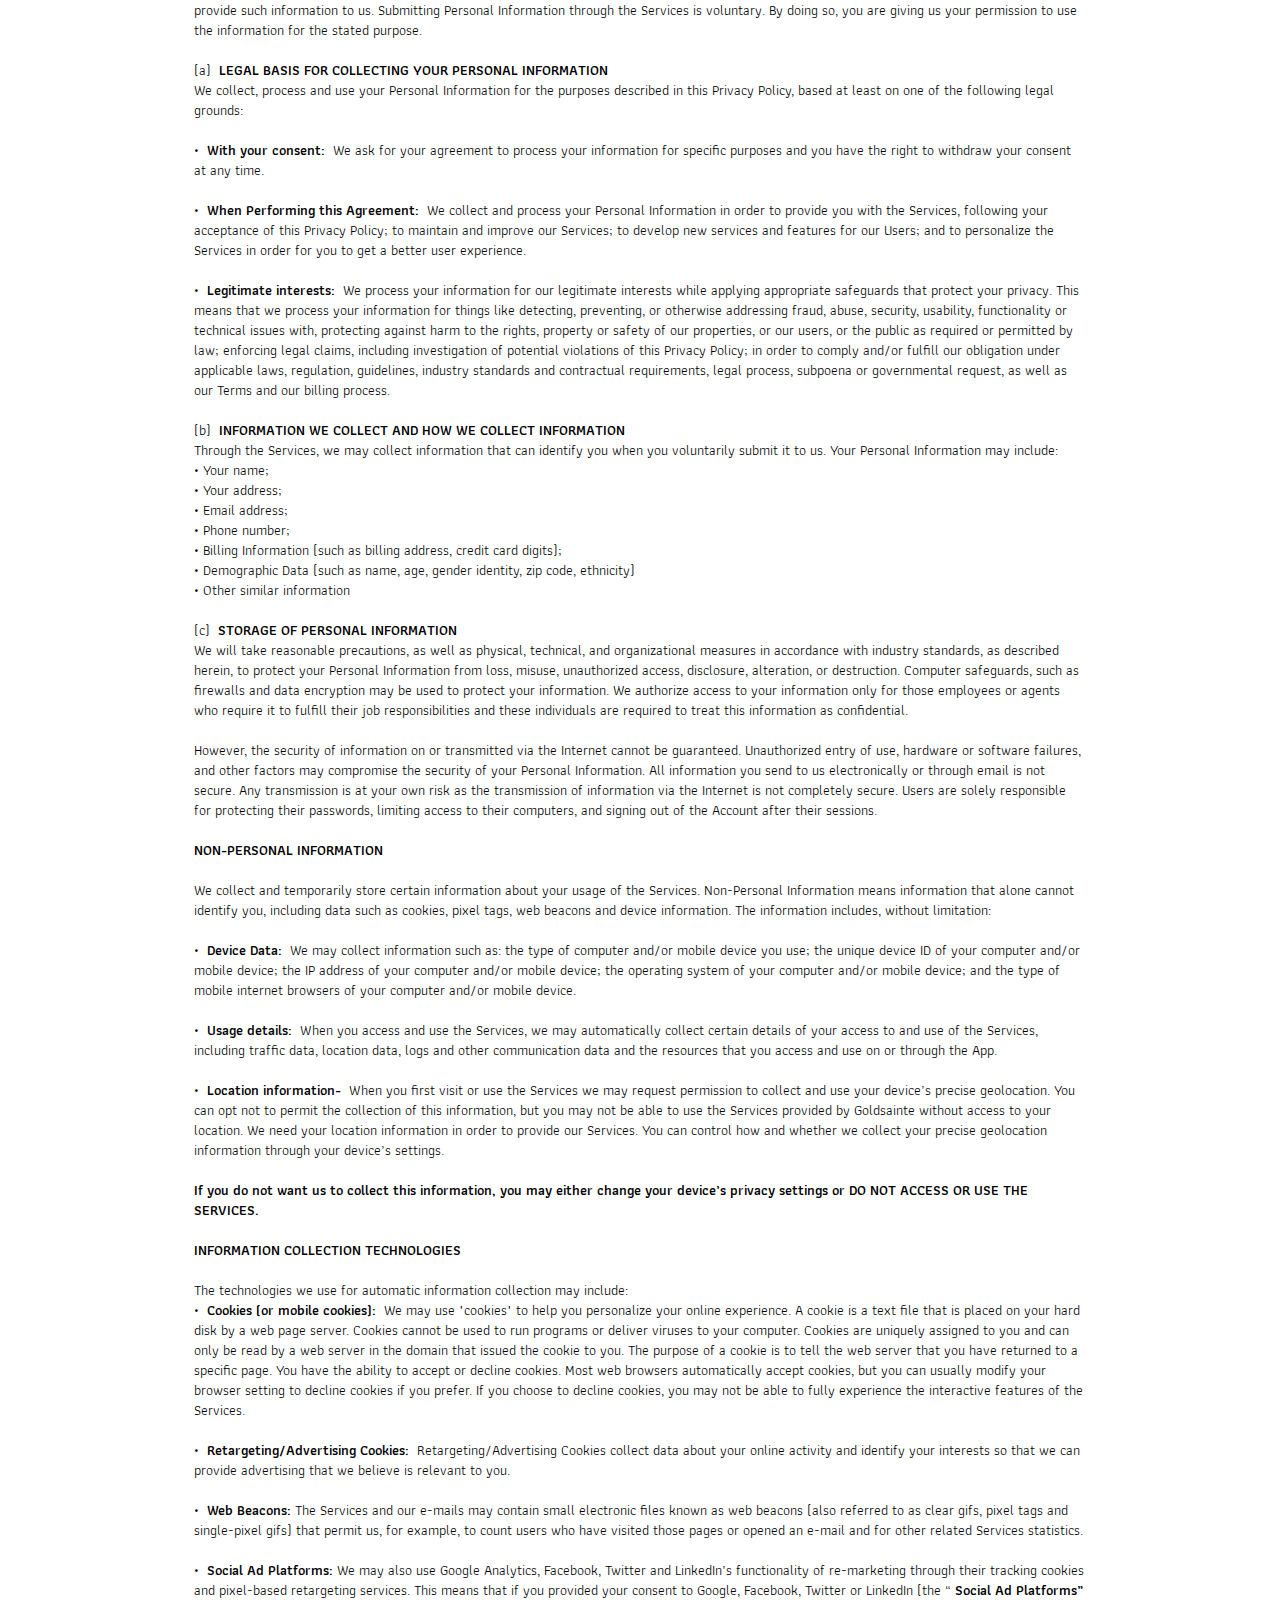
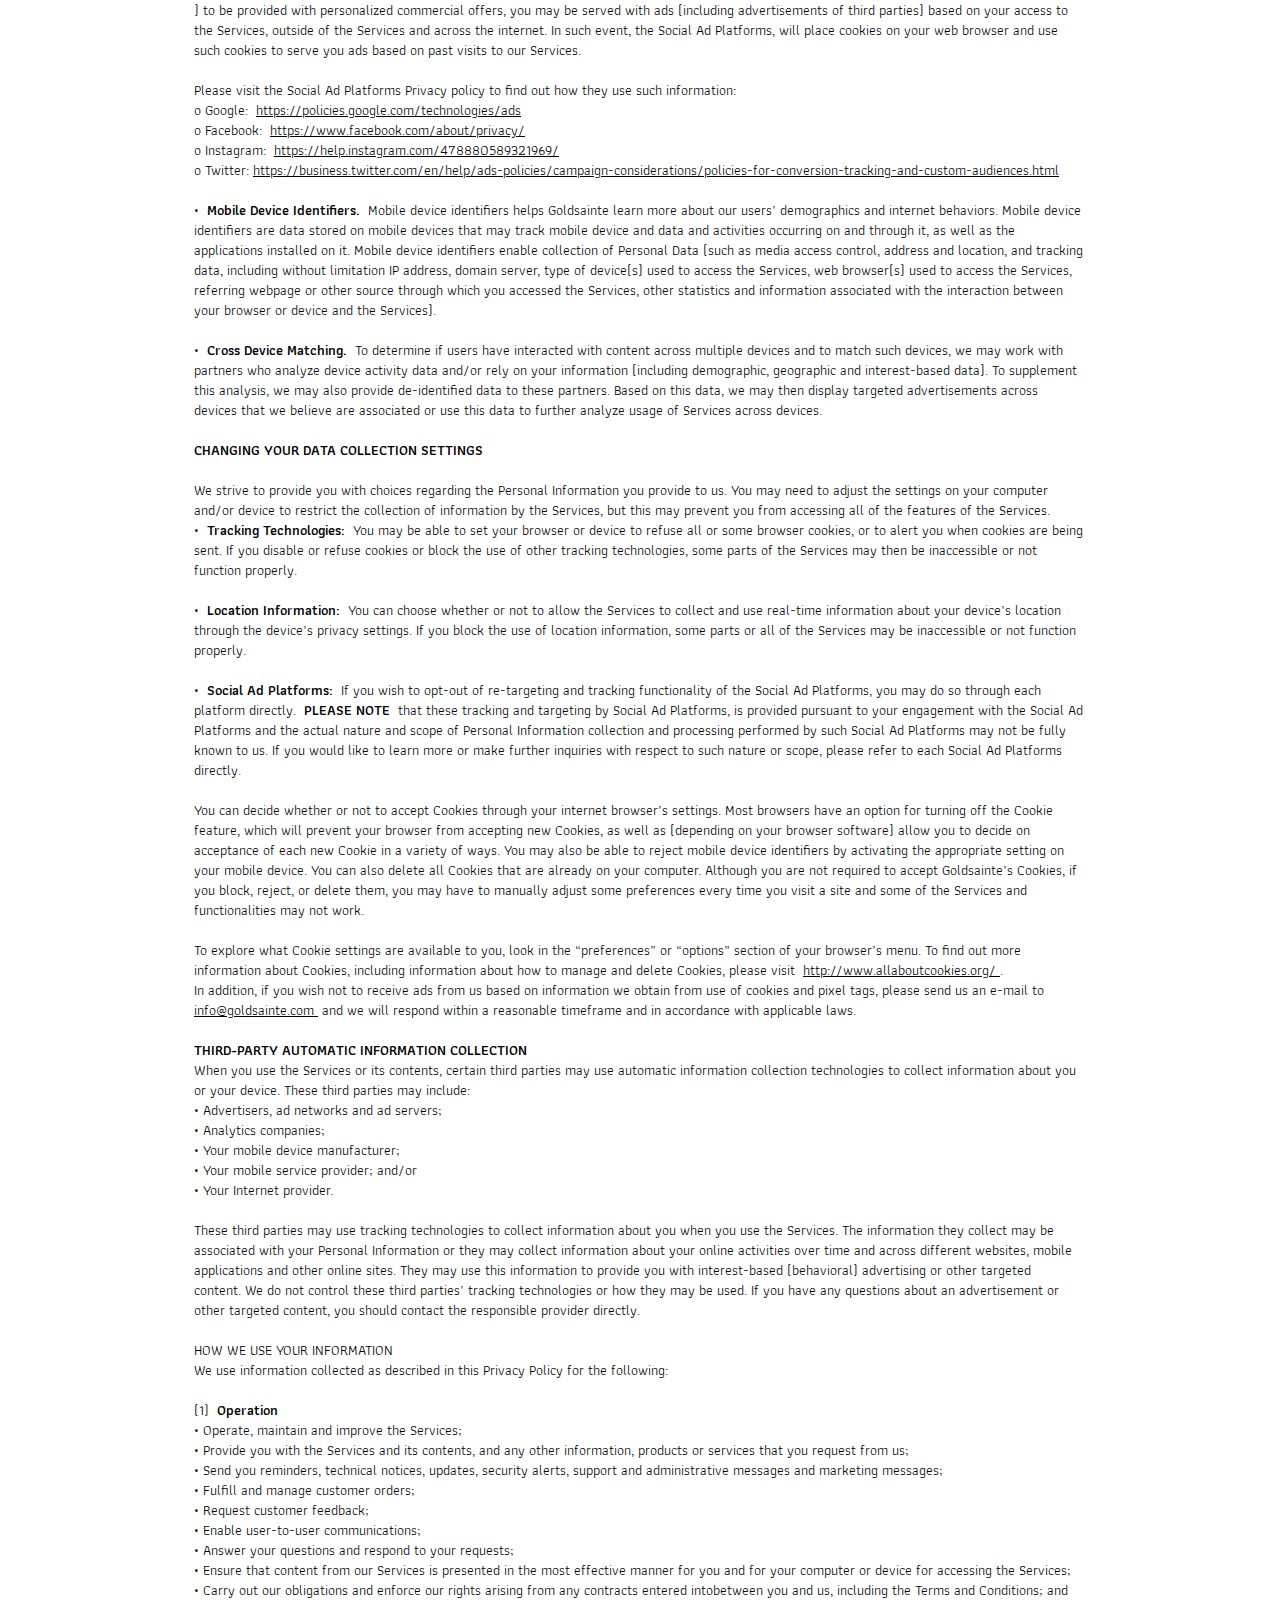
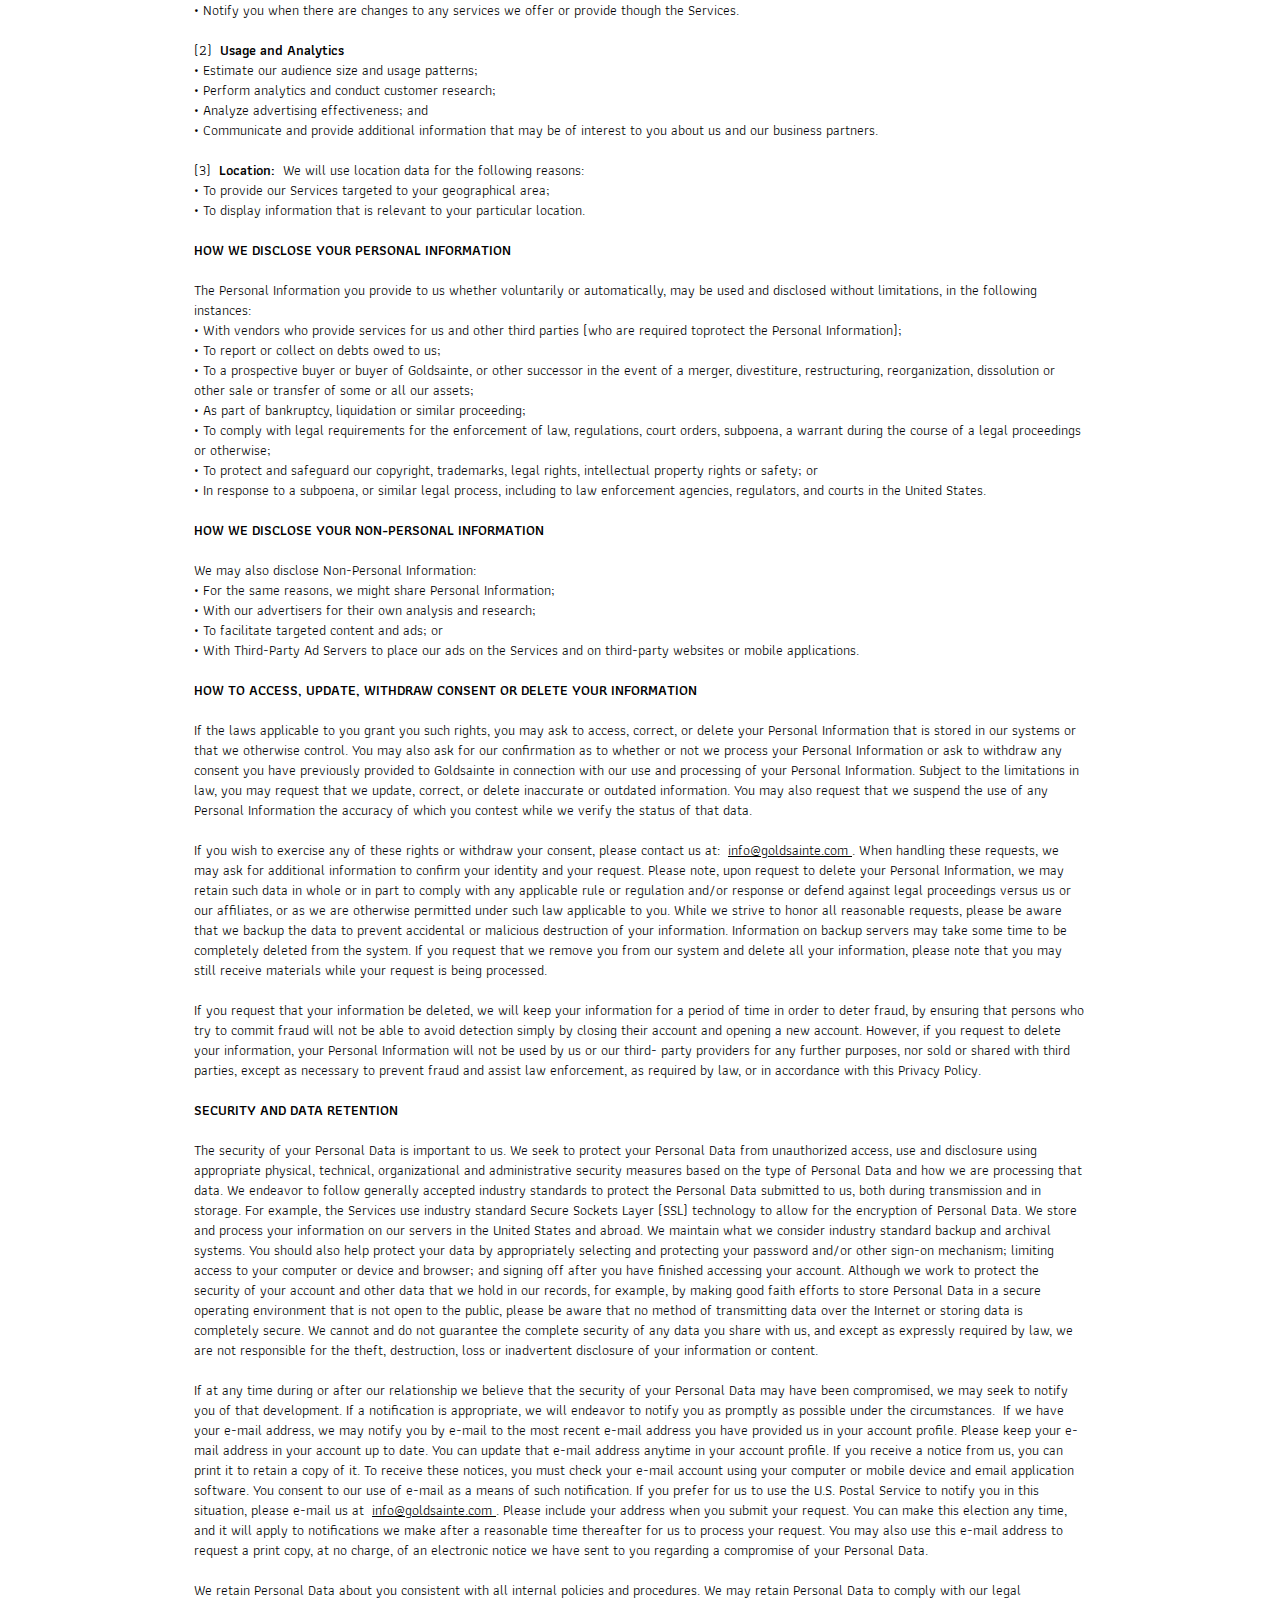
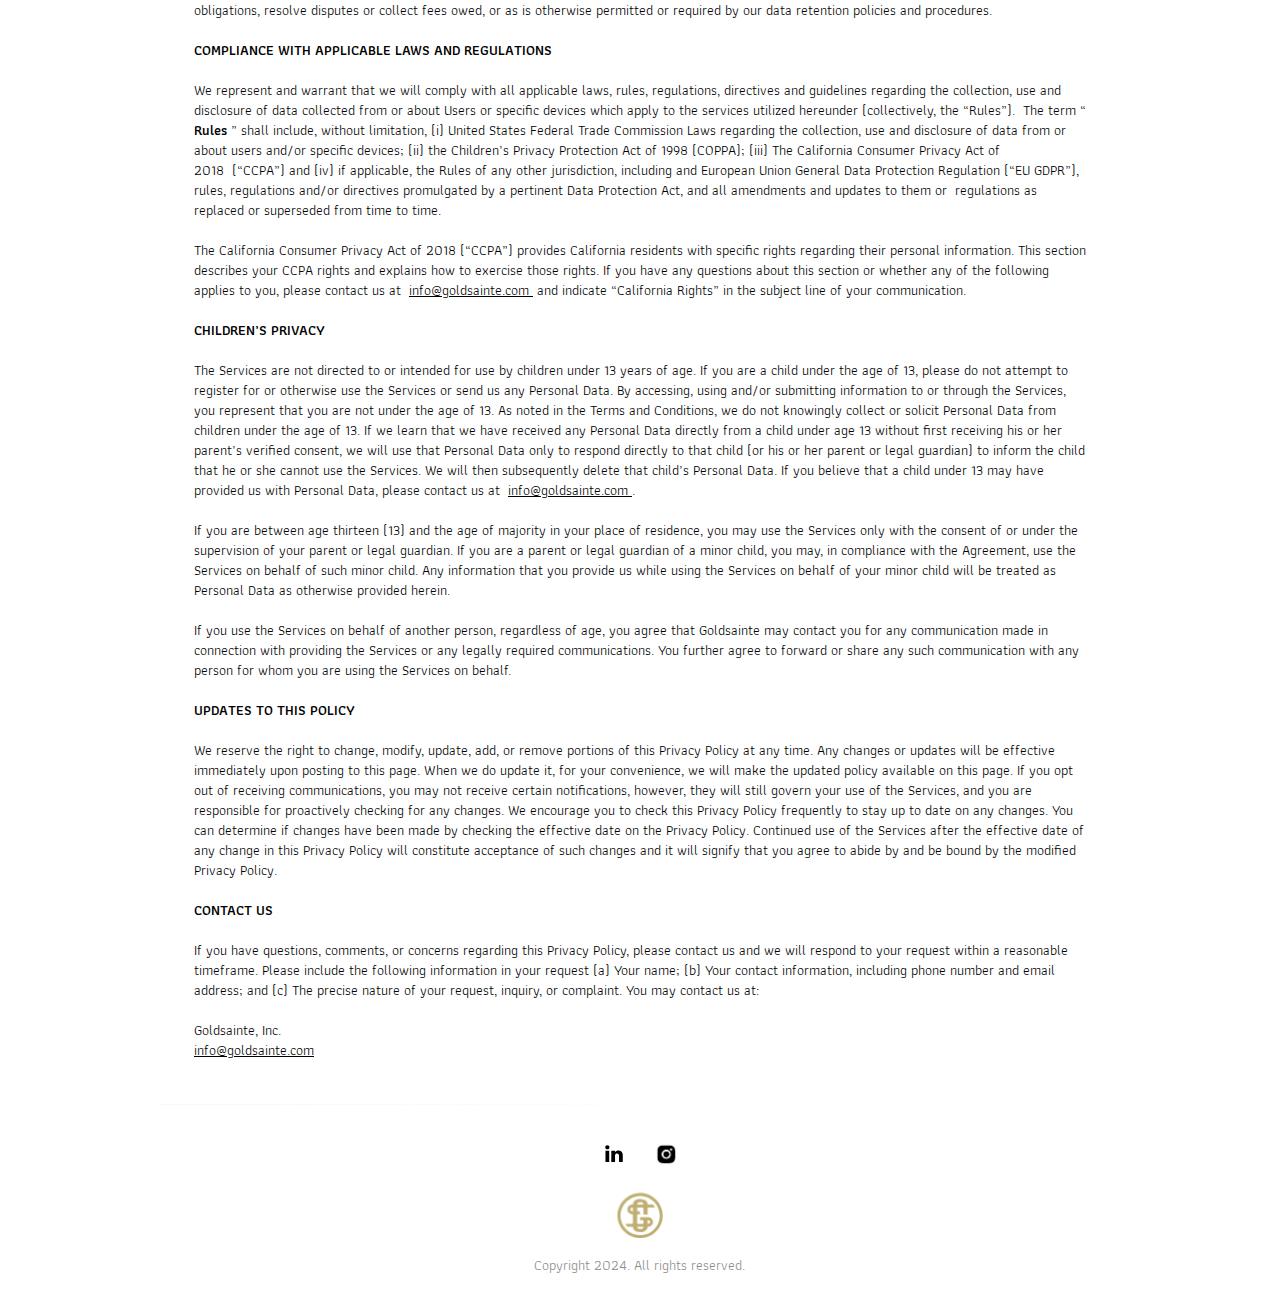
<file: privacy-policy.html>
<!DOCTYPE html>
<html>
  <head>
    <title> The World's First Luxury Ride Share App Franchise 
    </title>
    <meta charset="utf-8" />
    <meta name="viewport" content="initial-scale=1, width=device-width" />
    <link rel="icon" href="public/favicon_io/favicon.ico" type="image/xicon"/>
    <link rel="stylesheet" href="./global.css" />
    <link rel="stylesheet" href="./privacy-policy.css" />
    <link
      rel="stylesheet"
      href="https://fonts.googleapis.com/css2?family=Arsenal:wght@400;700&display=swap"
    />
    <link
      rel="stylesheet"
      href="https://fonts.googleapis.com/css2?family=Athiti:wght@400;500;600;700&display=swap"
    />
    <link
      rel="stylesheet"
      href="https://fonts.googleapis.com/css2?family=DM Sans:wght@400&display=swap"
    />

    <style>
      @font-face {
        font-family: "Covik Sans";
        src: url("./public/Covik-Sans-Regular.otf");
        font-weight: 400;
      }
      @font-face {
        font-family: "Covik Sans";
        src: url("./public/Covik-Sans-Bold.otf");
        font-weight: 700;
      }
      @font-face {
        font-family: "Covik Sans";
        src: url("./public/Covik-Sans-Regular.otf");
        font-weight: 900;
      }
      @font-face {
        font-family: "Chiffon";
        src: url("./public/Chiffon.otf");
        font-weight: 400;
      }
    </style>
  </head>
  <body>
    <div class="privacy-policy">
      <div class="privacy-policy-hero">
        <div class="privacy-policy-hero-image-whit"></div>
        <div class="privacy-policy-hero-child"></div>
        <div class="privacy-policy-hero-item"></div>
        <div class="privacy-policy-hero-inner">
          <div class="frame-wrapper22">
            <div class="heading-parent33">
              <div class="heading45">
                THE WORLD'S FIRST LUXURY MEMBERSHIP RIDE SHARE APP
              </div>
              <div class="paragraph101">
                Goldsainte is the world’s first luxury membership ride share app
                that exclusively uses only company-owned Bentley, Rolls Royce,
                Maybach and Infiniti QX80 as ride share vehicles.
              </div>
            </div>
          </div>
        </div>
        <div class="privacy-policy-hero-inner1">
          <div class="frame-wrapper23">
            <div class="frame-wrapper24">
              <div class="heading-parent34">
                <div class="heading46">
                  THE WORLD'S FIRST LUXURY MEMBERSHIP RIDE SHARE APP
                </div>
                <div class="paragraph101">
                  Goldsainte is the world’s first luxury membership ride share
                  app that exclusively uses only company-owned Bentley, Rolls
                  Royce, Maybach and Infiniti QX80 as ride share vehicles.
                </div>
              </div>
            </div>
          </div>
        </div>
        <div class="faq-main-logo-nav">
          <a class="primary-horizontal-logo-gold-f1" href="./index1.html"> </a>
          <button class="hamburger-menu6-wrapper" id="frameButton">
            <img
              class="hamburger-menu6-icon"
              alt=""
              src="./public/hamburgermenufranchiseinvestment1.svg"
            />
          </button>
        </div>
      </div>
      <div class="privacy-policy-main-nav">
        <button class="hamburger-menu6-wrapper" id="frameButton1">
          <img
            class="hamburger-menu6-icon"
            alt=""
            src="./public/hamburgermenu2.svg"
          />
        </button>
      </div>
      <div class="privacy-policy-main-logo">
        <a
          class="primary-horizontal-logo-gold-6"
          id="primaryHorizontalLogoGold6" href="./index.html"
        >
        </a>
      </div>
      <div class="privacy-policy-h1">
        <div class="frame-privacy-policy">
          <div class="privacy-policy1">Privacy Policy</div>
        </div>
      </div>
      <div class="privacy-policy-h2">
        <div class="frame-privacy-policy1">
          <div class="last-updated-october-21-2022-container">
            <p class="p">
              <span class="goldsainte">Last Updated: October 21, 2022</span>
            </p>
            <p class="p">
              <span class="this-website-is"> </span>
            </p>
            <p class="p">
              <span class="this-website-is"
                >This website is operated by Goldsainte, Inc., a Delaware
                corporation (hereinafter, “</span
              >
              <span class="goldsainte">Goldsainte</span>
              <span class="this-website-is">”, “</span>
              <span class="goldsainte">We”</span>
              <span class="this-website-is">, or “</span>
              <span class="goldsainte">Us</span>
              <span class="this-website-is"
                >”). This Privacy Policy (the “</span
              >
              <span class="goldsainte">Privacy Policy</span>
              <span>”) governs your access to the Goldsainte website (</span>
              <a
                class="httpswwwgoldsaintecom"
                href="mailto:https://www.goldsainte.com/"
                target="_blank"
              >
                <span>
                  <span class="httpswwwgoldsaintecom1"
                    >https://www.goldsainte.com/</span
                  >
                </span>
              </a>
              <span
                >) and any mobile applications, or other web services  owned,
                controlled, or offered by Goldsainte now or in the future (all
                collectively referred to as, the "</span
              >
              <span class="goldsainte">Services</span>
              <span class="this-website-is">"). </span>
            </p>
            <p class="p">
              <span class="this-website-is">The term “</span>
              <span class="goldsainte">you</span>
              <span class="this-website-is">”, “</span>
              <span class="goldsainte">your</span>
              <span class="this-website-is">”, or “</span>
              <span class="goldsainte">User</span>
              <span class="this-website-is"
                >” shall refer to any individual that views, uses, accesses,
                browses or submits any content or material to the Services. The
                terms “</span
              >
              <span class="goldsainte">we</span>
              <span class="this-website-is">,” “</span>
              <span class="goldsainte">our</span>
              <span class="this-website-is">” or “</span>
              <span class="goldsainte">us</span>
              <span class="this-website-is">” shall refer to Goldsainte.</span>
            </p>
            <p class="p">
              <span class="this-website-is"> </span>
            </p>
            <p class="p">
              <span class="this-website-is"
                >Since we may gather certain types of information about our
                users, we feel you should fully understand our policy and the
                terms and conditions surrounding the capture and use of that
                information. This Privacy Policy discloses what information we
                gather and how we use it. The private information you provide on
                the Services will be used only for its intended purpose.
              </span>
              <span class="goldsainte"
                >BY VISITING, SIGNING UP, USING, BROWSING, OR ACCESSING THE
                SERVICES, YOU CONSENT TO THE DATA PRACTICES DESCRIBED IN THIS
                STATEMENT. IF YOU DO NOT AGREE WITH OUT PRIVACY PRACTICES, DO
                NOT USE THE SERVICES.</span
              >
            </p>
            <p class="p">
              <span class="goldsainte"> </span>
            </p>
            <p class="p">
              <span class="goldsainte">INFORMATION WE COLLECT</span>
            </p>
            <p class="p">
              <span class="this-website-is"> </span>
            </p>
            <p class="p">
              <span class="this-website-is"
                >We may collect information, including: </span
              >
              <span class="goldsainte">Personal Information </span>
              <span class="this-website-is">and </span>
              <span class="goldsainte">Non-Personal Information</span>
              <span class="this-website-is"
                >, when you interact with us and the Services, for example when
                you:</span
              >
            </p>
            <p class="p">
              <span class="this-website-is">• Access or use the Services;</span>
            </p>
            <p class="p">
              <span class="this-website-is"
                >• Create an account with us (if applicable);</span
              >
            </p>
            <p class="p">
              <span class="this-website-is"
                >• Open or respond to our e-mails;</span
              >
            </p>
            <p class="p">
              <span class="this-website-is">• Contact customer service;</span>
            </p>
            <p class="p">
              <span class="this-website-is"
                >• Visit any page online that displays our ads or content;</span
              >
            </p>
            <p class="p">
              <span class="this-website-is"
                >• Make a purchase on or through the Services (if
                applicable);</span
              >
            </p>
            <p class="p">
              <span class="this-website-is"> </span>
            </p>
            <p class="p">
              <span class="goldsainte">PERSONAL INFORMATION</span>
            </p>
            <p class="p">
              <span class="this-website-is"> </span>
            </p>
            <p class="p">
              <span class="this-website-is">“</span>
              <span class="goldsainte">Personal Information</span>
              <span class="this-website-is"
                >” means information about you that specifically identifies you
                or, when combined with other information we have, can be used to
                identify you. As a general rule, we do not collect Personal
                Information about you when you visit and/or use the Services,
                unless you choose to provide such information to us. Submitting
                Personal Information through the Services is voluntary. By doing
                so, you are giving us your permission to use the information for
                the stated purpose.  </span
              >
            </p>
            <p class="p">
              <span class="this-website-is"> </span>
            </p>
            <p class="p">
              <span class="this-website-is">(a) </span>
              <span class="goldsainte"
                >LEGAL BASIS FOR COLLECTING YOUR PERSONAL INFORMATION</span
              >
            </p>
            <p class="p">
              <span class="this-website-is"
                >We collect, process and use your Personal Information for the
                purposes described in this Privacy Policy, based at least on one
                of the following legal grounds:</span
              >
            </p>
            <p class="p">
              <span class="this-website-is"> </span>
            </p>
            <p class="p">
              <span class="this-website-is">• </span>
              <span class="goldsainte">With your consent:</span>
              <span class="this-website-is"
                > We ask for your agreement to process your information for
                specific purposes and you have the right to withdraw your
                consent at any time. </span
              >
            </p>
            <p class="p">
              <span class="this-website-is"> </span>
            </p>
            <p class="p">
              <span class="this-website-is">• </span>
              <span class="goldsainte">When Performing this Agreement:</span>
              <span class="this-website-is"
                > We collect and process your Personal Information in order
                to provide you with the Services, following your acceptance of
                this Privacy Policy; to maintain and improve our Services; to
                develop new services and features for our Users; and to
                personalize the Services in order for you to get a better user
                experience. </span
              >
            </p>
            <p class="p">
              <span class="this-website-is"> </span>
            </p>
            <p class="p">
              <span class="this-website-is">• </span>
              <span class="goldsainte">Legitimate interests:</span>
              <span class="this-website-is"
                > We process your information for our legitimate interests while
                applying appropriate safeguards that protect your privacy. This
                means that we process your information for things like
                detecting, preventing, or otherwise addressing fraud, abuse,
                security, usability, functionality or technical issues with,
                protecting against harm to the rights, property or safety of our
                properties, or our users, or the public as required or permitted
                by law; enforcing legal claims, including investigation of
                potential violations of this Privacy Policy; in order to comply
                and/or fulfill our obligation under applicable laws, regulation,
                guidelines, industry standards and contractual requirements,
                legal process, subpoena or governmental request, as well as our
                Terms and our billing process.</span
              >
            </p>
            <p class="p">
              <span class="this-website-is"> </span>
            </p>
            <p class="p">
              <span class="this-website-is">(b) </span>
              <span class="goldsainte"
                >INFORMATION WE COLLECT AND HOW WE COLLECT INFORMATION</span
              >
            </p>
            <p class="p">
              <span class="this-website-is"
                >Through the Services, we may collect information that can
                identify you when you voluntarily submit it to us. Your Personal
                Information may include:</span
              >
            </p>
            <p class="p">
              <span class="this-website-is">• Your name;</span>
            </p>
            <p class="p">
              <span class="this-website-is">• Your address;</span>
            </p>
            <p class="p">
              <span class="this-website-is">• Email address;</span>
            </p>
            <p class="p">
              <span class="this-website-is">• Phone number;</span>
            </p>
            <p class="p">
              <span class="this-website-is"
                >• Billing Information (such as billing address, credit card
                digits);</span
              >
            </p>
            <p class="p">
              <span class="this-website-is"
                >• Demographic Data (such as name, age, gender identity, zip
                code, ethnicity)</span
              >
            </p>
            <p class="p">
              <span class="this-website-is">• Other similar information</span>
            </p>
            <p class="p">
              <span class="this-website-is"> </span>
            </p>
            <p class="p">
              <span class="this-website-is">(c) </span>
              <span class="goldsainte">STORAGE OF PERSONAL INFORMATION</span>
            </p>
            <p class="p">
              <span class="this-website-is"
                >We will take reasonable precautions, as well as physical,
                technical, and organizational measures in accordance with
                industry standards, as described herein, to protect your
                Personal Information from loss, misuse, unauthorized access,
                disclosure, alteration, or destruction. Computer safeguards,
                such as firewalls and data encryption may be used to protect
                your information. We authorize access to your information only
                for those employees or agents who require it to fulfill their
                job responsibilities and these individuals are required to treat
                this information as confidential.</span
              >
            </p>
            <p class="p">
              <span class="this-website-is"> </span>
            </p>
            <p class="p">
              <span class="this-website-is"
                >However, the security of information on or transmitted via the
                Internet cannot be guaranteed. Unauthorized entry of use,
                hardware or software failures, and other factors may compromise
                the security of your Personal Information. All information you
                send to us electronically or through email is not secure. Any
                transmission is at your own risk as the transmission of
                information via the Internet is not completely secure. Users are
                solely responsible for protecting their passwords, limiting
                access to their computers, and signing out of the Account after
                their sessions. </span
              >
            </p>
            <p class="p">
              <span class="this-website-is"> </span>
            </p>
            <p class="p">
              <span class="goldsainte">NON-PERSONAL INFORMATION</span>
            </p>
            <p class="p">
              <span class="this-website-is"> </span>
            </p>
            <p class="p">
              <span class="this-website-is"
                >We collect and temporarily store certain information about your
                usage of the Services. Non-Personal Information means
                information that alone cannot identify you, including data such
                as cookies, pixel tags, web beacons and device information. The
                information includes, without limitation:</span
              >
            </p>
            <p class="p">
              <span class="this-website-is"> </span>
            </p>
            <p class="p">
              <span class="this-website-is">• </span>
              <span class="goldsainte">Device Data: </span>
              <span class="this-website-is"
                >We may collect information such as: the type of computer and/or
                mobile device you use; the unique device ID of your computer
                and/or mobile device; the IP address of your computer and/or
                mobile device; the operating system of your computer and/or
                mobile device; and the type of mobile internet browsers of your
                computer and/or mobile device.</span
              >
            </p>
            <p class="p">
              <span class="this-website-is"> </span>
            </p>
            <p class="p">
              <span class="this-website-is">• </span>
              <span class="goldsainte">Usage details: </span>
              <span class="this-website-is"
                > When you access and use the Services, we may automatically
                collect certain details of your access to and use of the
                Services, including traffic data, location data, logs and other
                communication data and the resources that you access and use on
                or through the App.</span
              >
            </p>
            <p class="p">
              <span class="this-website-is"> </span>
            </p>
            <p class="p">
              <span class="this-website-is">• </span>
              <span class="goldsainte">Location information-</span>
              <span class="this-website-is"
                > When you first visit or use the Services we may request
                permission to collect and use your device’s precise geolocation.
                You can opt not to permit the collection of this information,
                but you may not be able to use the Services provided
                by Goldsainte without access to your location. We need your
                location information in order to provide our Services. You can
                control how and whether we collect your precise geolocation
                information through your device’s settings.</span
              >
            </p>
            <p class="p">
              <span class="this-website-is"> </span>
            </p>
            <p class="p">
              <span class="goldsainte"
                >If you do not want us to collect this information, you may
                either change your device’s privacy settings or DO NOT ACCESS OR
                USE THE SERVICES.</span
              >
            </p>
            <p class="p">
              <span class="this-website-is"> </span>
            </p>
            <p class="p">
              <span class="goldsainte"
                >INFORMATION COLLECTION TECHNOLOGIES</span
              >
            </p>
            <p class="p">
              <span class="this-website-is"> </span>
            </p>
            <p class="p">
              <span class="this-website-is"
                >The technologies we use for automatic information collection
                may include:</span
              >
            </p>
            <p class="p">
              <span class="this-website-is">• </span>
              <span class="goldsainte">Cookies (or mobile cookies):</span>
              <span class="this-website-is"
                > We may use "cookies" to help you personalize your online
                experience. A cookie is a text file that is placed on your hard
                disk by a web page server. Cookies cannot be used to run
                programs or deliver viruses to your computer. Cookies are
                uniquely assigned to you and can only be read by a web server in
                the domain that issued the cookie to you. The purpose of a
                cookie is to tell the web server that you have returned to a
                specific page. You have the ability to accept or decline
                cookies. Most web browsers automatically accept cookies, but you
                can usually modify your browser setting to decline cookies if
                you prefer. If you choose to decline cookies, you may not be
                able to fully experience the interactive features of the
                Services. </span
              >
            </p>
            <p class="p">
              <span class="this-website-is"> </span>
            </p>
            <p class="p">
              <span class="this-website-is">• </span>
              <span class="goldsainte">Retargeting/Advertising Cookies:</span>
              <span class="this-website-is"
                > Retargeting/Advertising Cookies collect data about your online
                activity and identify your interests so that we can provide
                advertising that we believe is relevant to you. </span
              >
            </p>
            <p class="p">
              <span class="this-website-is"> </span>
            </p>
            <p class="p">
              <span class="this-website-is">• </span>
              <span class="goldsainte">Web Beacons:</span>
              <span class="this-website-is">
                The Services and our e-mails may contain small electronic files
                known as web beacons (also referred to as clear gifs, pixel tags
                and single-pixel gifs) that permit us, for example, to count
                users who have visited those pages or opened an e-mail and for
                other related Services statistics.</span
              >
            </p>
            <p class="p">
              <span class="this-website-is"> </span>
            </p>
            <p class="p">
              <span class="this-website-is">• </span>
              <span class="goldsainte">Social Ad Platforms: </span>
              <span class="this-website-is"
                >We may also use Google Analytics, Facebook, Twitter and
                LinkedIn’s functionality of re-marketing through their tracking
                cookies and pixel-based retargeting services. This means that if
                you provided your consent to Google, Facebook, Twitter or
                LinkedIn (the “</span
              >
              <span class="goldsainte">Social Ad Platforms”</span>
              <span
                >) to be provided with personalized commercial offers, you may
                be served with ads (including advertisements of third parties)
                based on your access to the Services, outside of the Services
                and across the internet. In such event, the Social Ad Platforms,
                will place cookies on your web browser and use such cookies to
                serve you ads based on past visits to our Services.</span
              >
            </p>
            <p class="p">
              <span> </span>
            </p>
            <p class="p">
              <span
                >Please visit the Social Ad Platforms Privacy policy to find out
                how they use such information:</span
              >
            </p>
            <p class="p">
              <span>o Google: </span>
              <a
                class="httpswwwgoldsaintecom"
                href="https://policies.google.com/technologies/ads"
                target="_blank"
              >
                <span>
                  <span class="httpswwwgoldsaintecom1"
                    >https://policies.google.com/technologies/ads</span
                  >
                </span>
              </a>
            </p>
            <p class="p">
              <span>o Facebook:  </span>
              <a
                class="httpswwwgoldsaintecom"
                href="https://www.facebook.com/about/privacy/"
                target="_blank"
              >
                <span>
                  <span class="httpswwwgoldsaintecom1"
                    >https://www.facebook.com/about/privacy/</span
                  >
                </span>
              </a>
            </p>
            <p class="p">
              <span>o Instagram:  </span>
              <a
                class="httpswwwgoldsaintecom"
                href="https://help.instagram.com/478880589321969/"
                target="_blank"
              >
                <span>
                  <span class="httpswwwgoldsaintecom1"
                    >https://help.instagram.com/478880589321969/</span
                  >
                </span>
              </a>
            </p>
            <p class="p">
              <span>o Twitter: </span>
              <a
                class="httpswwwgoldsaintecom"
                href="https://business.twitter.com/en/help/ads-policies/campaign-considerations/policies-for-conversion-tracking-and-custom-audiences.html"
                target="_blank"
              >
                <span>
                  <span class="httpswwwgoldsaintecom1"
                    >https://business.twitter.com/en/help/ads-policies/campaign-considerations/policies-for-conversion-tracking-and-custom-audiences.html</span
                  >
                </span>
              </a>
            </p>
            <p class="p">
              <span> </span>
            </p>
            <p class="p">
              <span>• </span>
              <span class="goldsainte">Mobile Device Identifiers.</span>
              <span class="this-website-is"
                > Mobile device identifiers helps Goldsainte learn more about
                our users’ demographics and internet behaviors. Mobile device
                identifiers are data stored on mobile devices that may track
                mobile device and data and activities occurring on and through
                it, as well as the applications installed on it. Mobile device
                identifiers enable collection of Personal Data (such as media
                access control, address and location, and tracking data,
                including without limitation IP address, domain server, type of
                device(s) used to access the Services, web browser(s) used to
                access the Services, referring webpage or other source through
                which you accessed the Services, other statistics and
                information associated with the interaction between your browser
                or device and the Services).</span
              >
            </p>
            <p class="p">
              <span class="this-website-is"> </span>
            </p>
            <p class="p">
              <span class="this-website-is">• </span>
              <span class="goldsainte">Cross Device Matching.</span>
              <span class="this-website-is"
                > To determine if users have interacted with content across
                multiple devices and to match such devices, we may work with
                partners who analyze device activity data and/or rely on your
                information (including demographic, geographic and
                interest-based data). To supplement this analysis, we may also
                provide de-identified data to these partners. Based on this
                data, we may then display targeted advertisements across
                devices that we believe are associated or use this data to
                further analyze usage of Services across devices.</span
              >
            </p>
            <p class="p">
              <span class="this-website-is"> </span>
            </p>
            <p class="p">
              <span class="goldsainte"
                >CHANGING YOUR DATA COLLECTION SETTINGS</span
              >
            </p>
            <p class="p">
              <span class="this-website-is"> </span>
            </p>
            <p class="p">
              <span class="this-website-is"
                >We strive to provide you with choices regarding the Personal
                Information you provide to us. You may need to adjust the
                settings on your computer and/or device to restrict the
                collection of information by the Services, but this may prevent
                you from accessing all of the features of the Services.</span
              >
            </p>
            <p class="p">
              <span class="this-website-is">• </span>
              <span class="goldsainte">Tracking Technologies: </span>
              <span class="this-website-is"
                >You may be able to set your browser or device to refuse all or
                some browser cookies, or to alert you when cookies are being
                sent. If you disable or refuse cookies or block the use of other
                tracking technologies, some parts of the Services may then be
                inaccessible or not function properly.</span
              >
            </p>
            <p class="p">
              <span class="this-website-is"> </span>
            </p>
            <p class="p">
              <span class="this-website-is">• </span>
              <span class="goldsainte">Location Information:</span>
              <span class="this-website-is"
                > You can choose whether or not to allow the Services to collect
                and use real-time information about your device’s location
                through the device’s privacy settings. If you block the use of
                location information, some parts or all of the Services may be
                inaccessible or not function properly. </span
              >
            </p>
            <p class="p">
              <span class="this-website-is"> </span>
            </p>
            <p class="p">
              <span class="this-website-is">• </span>
              <span class="goldsainte">Social Ad Platforms:</span>
              <span class="this-website-is"
                > If you wish to opt-out of re-targeting and tracking
                functionality of the Social Ad Platforms, you may do so through
                each platform directly. </span
              >
              <span class="goldsainte">PLEASE NOTE </span>
              <span
                >that these tracking and targeting by Social Ad Platforms, is
                provided pursuant to your engagement with the Social Ad
                Platforms and the actual nature and scope of Personal
                Information collection and processing performed by such Social
                Ad Platforms may not be fully known to us. If you would like to
                learn more or make further inquiries with respect to such nature
                or scope, please refer to each Social Ad Platforms
                directly.</span
              >
            </p>
            <p class="p">
              <span> </span>
            </p>
            <p class="p">
              <span
                >You can decide whether or not to accept Cookies through your
                internet browser’s settings. Most browsers have an option for
                turning off the Cookie feature, which will prevent your browser
                from accepting new Cookies, as well as (depending on your
                browser software) allow you to decide on acceptance of each new
                Cookie in a variety of ways. You may also be able to reject
                mobile device identifiers by activating the appropriate setting
                on your mobile device. You can also delete all Cookies that are
                already on your computer. Although you are not required to
                accept Goldsainte’s Cookies, if you block, reject, or delete
                them, you may have to manually adjust some preferences every
                time you visit a site and some of the Services and
                functionalities may not work.</span
              >
            </p>
            <p class="p">
              <span> </span>
            </p>
            <p class="p">
              <span
                >To explore what Cookie settings are available to you, look in
                the “preferences” or “options” section of your browser’s
                menu. To find out more information about Cookies, including
                information about how to manage and delete Cookies, please
                visit </span
              >
              <a
                class="httpswwwgoldsaintecom"
                href="http://www.allaboutcookies.org/"
                target="_blank"
              >
                <span>
                  <span class="httpswwwgoldsaintecom1"
                    >http://www.allaboutcookies.org/</span
                  >
                </span>
              </a>
              <span>. </span>
            </p>
            <p class="p">
              <span
                >In addition, if you wish not to receive ads from us based on
                information we obtain from use of cookies and pixel tags, please
                send us an e-mail to 
              </span>
              <a
                class="httpswwwgoldsaintecom"
                href="mailto:info@goldsainte.com"
                target="_blank"
              >
                <span>
                  <span class="httpswwwgoldsaintecom1"
                    >info@goldsainte.com</span
                  >
                </span>
              </a>
              <span
                > and we will respond within a reasonable timeframe and in
                accordance with applicable laws.</span
              >
            </p>
            <p class="p">
              <span>&nbsp;</span>
            </p>
            <p class="p">
              <span class="goldsainte"
                >THIRD-PARTY AUTOMATIC INFORMATION COLLECTION</span
              >
            </p>
            <p class="p">
              <span class="this-website-is"
                >When you use the Services or its contents, certain third
                parties may use automatic information collection technologies to
                collect information about you or your device. These third
                parties may include:</span
              >
            </p>
            <p class="p">
              <span class="this-website-is"
                >• Advertisers, ad networks and ad servers;</span
              >
            </p>
            <p class="p">
              <span class="this-website-is">• Analytics companies;</span>
            </p>
            <p class="p">
              <span class="this-website-is"
                >• Your mobile device manufacturer;</span
              >
            </p>
            <p class="p">
              <span class="this-website-is"
                >• Your mobile service provider; and/or</span
              >
            </p>
            <p class="p">
              <span class="this-website-is">• Your Internet provider.</span>
            </p>
            <p class="p">
              <span class="this-website-is"> </span>
            </p>
            <p class="p">
              <span class="this-website-is"
                >These third parties may use tracking technologies to collect
                information about you when you use the Services. The information
                they collect may be associated with your Personal Information or
                they may collect information about your online activities over
                time and across different websites, mobile applications and
                other online sites. They may use this information to provide you
                with interest-based (behavioral) advertising or other targeted
                content. We do not control these third parties’ tracking
                technologies or how they may be used. If you have any questions
                about an advertisement or other targeted content, you should
                contact the responsible provider directly.</span
              >
            </p>
            <p class="p">
              <span class="this-website-is"> </span>
            </p>
            <p class="p">
              <span class="this-website-is">HOW WE USE YOUR INFORMATION</span>
            </p>
            <p class="p">
              <span class="this-website-is"
                >We use information collected as described in this Privacy
                Policy for the following:</span
              >
            </p>
            <p class="p">
              <span class="this-website-is"> </span>
            </p>
            <p class="p">
              <span class="this-website-is">(1) </span>
              <span class="goldsainte">Operation</span>
            </p>
            <p class="p">
              <span class="this-website-is"
                >• Operate, maintain and improve the Services;</span
              >
            </p>
            <p class="p">
              <span class="this-website-is"
                >• Provide you with the Services and its contents, and any other
                information, products or services that you request
                from us;</span
              >
            </p>
            <p class="p">
              <span class="this-website-is"
                >• Send you reminders, technical notices, updates, security
                alerts, support and administrative messages and
                marketing messages;</span
              >
            </p>
            <p class="p">
              <span class="this-website-is"
                >• Fulfill and manage customer orders;</span
              >
            </p>
            <p class="p">
              <span class="this-website-is">• Request customer feedback;</span>
            </p>
            <p class="p">
              <span class="this-website-is"
                >• Enable user-to-user communications;</span
              >
            </p>
            <p class="p">
              <span class="this-website-is"
                >• Answer your questions and respond to your requests;</span
              >
            </p>
            <p class="p">
              <span class="this-website-is"
                >• Ensure that content from our Services is presented in the
                most effective manner for you and for your computer or device
                for accessing the Services;</span
              >
            </p>
            <p class="p">
              <span class="this-website-is"
                >• Carry out our obligations and enforce our rights arising from
                any contracts entered intobetween you and us, including the
                Terms and Conditions; and</span
              >
            </p>
            <p class="p">
              <span class="this-website-is"
                >• Notify you when there are changes to any services we offer or
                provide though the Services.</span
              >
            </p>
            <p class="p">
              <span class="this-website-is"> </span>
            </p>
            <p class="p">
              <span class="this-website-is">(2) </span>
              <span class="goldsainte">Usage and Analytics</span>
            </p>
            <p class="p">
              <span class="this-website-is"
                >• Estimate our audience size and usage patterns;</span
              >
            </p>
            <p class="p">
              <span class="this-website-is"
                >• Perform analytics and conduct customer research;</span
              >
            </p>
            <p class="p">
              <span class="this-website-is"
                >• Analyze advertising effectiveness; and</span
              >
            </p>
            <p class="p">
              <span class="this-website-is"
                >• Communicate and provide additional information that may be of
                interest to you about us and our business partners.</span
              >
            </p>
            <p class="p">
              <span class="this-website-is"> </span>
            </p>
            <p class="p">
              <span class="this-website-is">(3) </span>
              <span class="goldsainte">Location: </span>
              <span class="this-website-is"
                >We will use location data for the following reasons: </span
              >
            </p>
            <p class="p">
              <span class="this-website-is"
                >• To provide our Services targeted to your
                geographical area;   </span
              >
            </p>
            <p class="p">
              <span class="this-website-is"
                >• To display information that is relevant to your particular
                location.</span
              >
            </p>
            <p class="p">
              <span class="this-website-is"> </span>
            </p>
            <p class="p">
              <span class="goldsainte"
                >HOW WE DISCLOSE YOUR PERSONAL INFORMATION </span
              >
            </p>
            <p class="p">
              <span class="this-website-is"> </span>
            </p>
            <p class="p">
              <span class="this-website-is"
                >The Personal Information you provide to us whether voluntarily
                or automatically, may be used and disclosed without limitations,
                in the following instances: </span
              >
            </p>
            <p class="p">
              <span class="this-website-is"
                >• With vendors who provide services for us and other third
                parties (who are required toprotect the Personal
                Information);</span
              >
            </p>
            <p class="p">
              <span class="this-website-is"
                >• To report or collect on debts owed to us;</span
              >
            </p>
            <p class="p">
              <span class="this-website-is"
                >• To a prospective buyer or buyer of Goldsainte, or other
                successor in the event of a merger, divestiture, restructuring,
                reorganization, dissolution or other sale or transfer of some or
                all our assets;</span
              >
            </p>
            <p class="p">
              <span class="this-website-is"
                >• As part of bankruptcy, liquidation or
                similar proceeding;</span
              >
            </p>
            <p class="p">
              <span class="this-website-is"
                >• To comply with legal requirements for the enforcement of law,
                regulations, court orders, subpoena, a warrant during the course
                of a legal proceedings or otherwise;</span
              >
            </p>
            <p class="p">
              <span class="this-website-is"
                >• To protect and safeguard our copyright, trademarks, legal
                rights, intellectual property rights or safety; or</span
              >
            </p>
            <p class="p">
              <span class="this-website-is"
                >• In response to a subpoena, or similar legal process,
                including to law enforcement agencies, regulators, and courts in
                the United States.</span
              >
            </p>
            <p class="p">
              <span class="this-website-is"> </span>
            </p>
            <p class="p">
              <span class="goldsainte"
                >HOW WE DISCLOSE YOUR NON-PERSONAL INFORMATION</span
              >
            </p>
            <p class="p">
              <span class="this-website-is"> </span>
            </p>
            <p class="p">
              <span class="this-website-is"
                >We may also disclose Non-Personal Information:</span
              >
            </p>
            <p class="p">
              <span class="this-website-is"
                >• For the same reasons, we might
                share Personal Information;</span
              >
            </p>
            <p class="p">
              <span class="this-website-is"
                >• With our advertisers for their own analysis
                and research;</span
              >
            </p>
            <p class="p">
              <span class="this-website-is"
                >• To facilitate targeted content and ads; or</span
              >
            </p>
            <p class="p">
              <span class="this-website-is"
                >• With Third-Party Ad Servers to place our ads on the Services
                and on third-party websites or mobile applications.</span
              >
            </p>
            <p class="p">
              <span class="this-website-is"> </span>
            </p>
            <p class="p">
              <span class="goldsainte"
                >HOW TO ACCESS, UPDATE, WITHDRAW CONSENT OR DELETE YOUR
                INFORMATION</span
              >
            </p>
            <p class="p">
              <span> </span>
            </p>
            <p class="p">
              <span
                >If the laws applicable to you grant you such rights, you may
                ask to access, correct, or delete your Personal Information that
                is stored in our systems or that we otherwise control. You may
                also ask for our confirmation as to whether or not we process
                your Personal Information or ask to withdraw any consent you
                have previously provided to Goldsainte in connection with our
                use and processing of your Personal Information. Subject to the
                limitations in law, you may request that we update, correct, or
                delete inaccurate or outdated information. You may also request
                that we suspend the use of any Personal Information the accuracy
                of which you contest while we verify the status of that
                data.</span
              >
            </p>
            <p class="p">
              <span> </span>
            </p>
            <p class="p">
              <span
                >If you wish to exercise any of these rights or withdraw your
                consent, please contact us at: </span
              >
              <a
                class="httpswwwgoldsaintecom"
                href="mailto:info@goldsainte.com"
                target="_blank"
              >
                <span>
                  <span class="httpswwwgoldsaintecom1"
                    >info@goldsainte.com</span
                  >
                </span>
              </a>
              <span
                >. When handling these requests, we may ask for additional
                information to confirm your identity and your request. Please
                note, upon request to delete your Personal Information, we may
                retain such data in whole or in part to comply with any
                applicable rule or regulation and/or response or defend against
                legal proceedings versus us or our affiliates, or as we are
                otherwise permitted under such law applicable to you. While we
                strive to honor all reasonable requests, please be aware that we
                backup the data to prevent accidental or malicious destruction
                of your information. Information on backup servers may take some
                time to be completely deleted from the system. If you request
                that we remove you from our system and delete all your
                information, please note that you may still receive materials
                while your request is being processed.</span
              >
            </p>
            <p class="p">
              <span> </span>
            </p>
            <p class="p">
              <span
                >If you request that your information be deleted, we will keep
                your information for a period of time in order to deter fraud,
                by ensuring that persons who try to commit fraud will not be
                able to avoid detection simply by closing their account and
                opening a new account. However, if you request to delete your
                information, your Personal Information will not be used by us or
                our third- party providers for any further purposes, nor sold or
                shared with third parties, except as necessary to prevent fraud
                and assist law enforcement, as required by law, or in accordance
                with this Privacy Policy.</span
              >
            </p>
            <p class="p">
              <span> </span>
            </p>
            <p class="p">
              <span class="goldsainte">SECURITY AND DATA RETENTION</span>
            </p>
            <p class="p">
              <span> </span>
            </p>
            <p class="p">
              <span
                >The security of your Personal Data is important to us. We seek
                to protect your Personal Data from unauthorized access, use and
                disclosure using appropriate physical, technical, organizational
                and administrative security measures based on the type of
                Personal Data and how we are processing that data. We endeavor
                to follow generally accepted industry standards to protect the
                Personal Data submitted to us, both during transmission and in
                storage. For example, the Services use industry standard Secure
                Sockets Layer (SSL) technology to allow for the encryption of
                Personal Data. We store and process your information on our
                servers in the United States and abroad. We maintain what we
                consider industry standard backup and archival systems. You
                should also help protect your data by appropriately selecting
                and protecting your password and/or other sign-on mechanism;
                limiting access to your computer or device and browser; and
                signing off after you have finished accessing your
                account. Although we work to protect the security of your
                account and other data that we hold in our records, for example,
                by making good faith efforts to store Personal Data in a secure
                operating environment that is not open to the public, please be
                aware that no method of transmitting data over the Internet or
                storing data is completely secure. We cannot and do not
                guarantee the complete security of any data you share with us,
                and except as expressly required by law, we are not responsible
                for the theft, destruction, loss or inadvertent disclosure of
                your information or content.</span
              >
            </p>
            <p class="p">
              <span> </span>
            </p>
            <p class="p">
              <span
                >If at any time during or after our relationship we believe that
                the security of your Personal Data may have been compromised, we
                may seek to notify you of that development. If a notification is
                appropriate, we will endeavor to notify you as promptly as
                possible under the circumstances.  If we have your e-mail
                address, we may notify you by e-mail to the most recent e-mail
                address you have provided us in your account profile. Please
                keep your e-mail address in your account up to date. You can
                update that e-mail address anytime in your account profile. If
                you receive a notice from us, you can print it to retain a copy
                of it. To receive these notices, you must check your e-mail
                account using your computer or mobile device and email
                application software. You consent to our use of e-mail as a
                means of such notification. If you prefer for us to use the
                U.S. Postal Service to notify you in this situation, please
                e-mail us at </span
              >
              <a
                class="httpswwwgoldsaintecom"
                href="mailto:info@goldsainte.com"
                target="_blank"
              >
                <span>
                  <span class="httpswwwgoldsaintecom1"
                    >info@goldsainte.com</span
                  >
                </span>
              </a>
              <span
                >. Please include your address when you submit your request. You
                can make this election any time, and it will apply to
                notifications we make after a reasonable time thereafter for us
                to process your request. You may also use this e-mail address to
                request a print copy, at no charge, of an electronic notice we
                have sent to you regarding a compromise of your Personal Data.
              </span>
            </p>
            <p class="p">
              <span>  </span>
            </p>
            <p class="p">
              <span
                >We retain Personal Data about you consistent with all internal
                policies and procedures. We may retain Personal Data to comply
                with our legal obligations, resolve disputes or collect fees
                owed, or as is otherwise permitted or required by our data
                retention policies and procedures.
              </span>
            </p>
            <p class="p">
              <span>  </span>
            </p>
            <p class="p">
              <span class="goldsainte"
                >COMPLIANCE WITH APPLICABLE LAWS AND REGULATIONS</span
              >
            </p>
            <p class="p">
              <span class="this-website-is"> </span>
            </p>
            <p class="p">
              <span class="this-website-is"
                >We represent and warrant that we will comply with all
                applicable laws, rules, regulations, directives and guidelines
                regarding the collection, use and disclosure of data collected
                from or about Users or specific devices which apply to the
                services utilized hereunder (collectively, the “Rules”).  The
                term “</span
              >
              <span class="goldsainte">Rules</span>
              <span
                >” shall include, without limitation, (i) United States Federal
                Trade Commission Laws regarding the collection, use and
                disclosure of data from or about users and/or specific devices;
                (ii) the Children’s Privacy Protection Act of 1998 (COPPA);
                (iii) The California Consumer Privacy Act of 2018  (“CCPA”) and
                (iv) if applicable, the Rules of any other jurisdiction,
                including and European Union General Data Protection Regulation
                (“EU GDPR”), rules, regulations and/or directives promulgated by
                a pertinent Data Protection Act, and all amendments and updates
                to them or  regulations as replaced or superseded from time to
                time.</span
              >
            </p>
            <p class="p">
              <span> </span>
            </p>
            <p class="p">
              <span
                >The California Consumer Privacy Act of 2018 (“CCPA”) provides
                California residents with specific rights regarding their
                personal information. This section describes your CCPA rights
                and explains how to exercise those rights. If you have any
                questions about this section or whether any of the following
                applies to you, please contact us at </span
              >
              <a
                class="httpswwwgoldsaintecom"
                href="mailto:info@goldsainte.com"
                target="_blank"
              >
                <span>
                  <span class="httpswwwgoldsaintecom1"
                    >info@goldsainte.com</span
                  >
                </span>
              </a>
              <span
                > and indicate “California Rights” in the subject line of your
                communication.
              </span>
            </p>
            <p class="p">
              <span>  </span>
            </p>
            <p class="p">
              <span class="goldsainte">CHILDREN’S PRIVACY</span>
            </p>
            <p class="p">
              <span>  </span>
            </p>
            <p class="p">
              <span
                >The Services are not directed to or intended for use by
                children under 13 years of age. If you are a child under the age
                of 13, please do not attempt to register for or otherwise use
                the Services or send us any Personal Data. By accessing, using
                and/or submitting information to or through the Services, you
                represent that you are not under the age of 13. As noted in the
                Terms and Conditions, we do not knowingly collect or solicit
                Personal Data from children under the age of 13. If we learn
                that we have received any Personal Data directly from a child
                under age 13 without first receiving his or her parent’s
                verified consent, we will use that Personal Data only to respond
                directly to that child (or his or her parent or legal
                guardian) to inform the child that he or she cannot use the
                Services. We will then subsequently delete that child’s Personal
                Data. If you believe that a child under 13 may have provided us
                with Personal Data, please contact us at 
              </span>
              <a
                class="httpswwwgoldsaintecom"
                href="mailto:info@goldsainte.com"
                target="_blank"
              >
                <span>
                  <span class="httpswwwgoldsaintecom1"
                    >info@goldsainte.com</span
                  >
                </span>
              </a>
              <span>.</span>
            </p>
            <p class="p">
              <span> </span>
            </p>
            <p class="p">
              <span
                >If you are between age thirteen (13) and the age of majority in
                your place of residence, you may use the Services only with the
                consent of or under the supervision of your parent or legal
                guardian. If you are a parent or legal guardian of a minor
                child, you may, in compliance with the Agreement, use the
                Services on behalf of such minor child. Any information that you
                provide us while using the Services on behalf of your minor
                child will be treated as Personal Data as otherwise provided
                herein.</span
              >
            </p>
            <p class="p">
              <span> </span>
            </p>
            <p class="p">
              <span
                >If you use the Services on behalf of another person, regardless
                of age, you agree that Goldsainte may contact you for any
                communication made in connection with providing the Services or
                any legally required communications. You further agree to
                forward or share any such communication with any person for whom
                you are using the Services on behalf.</span
              >
            </p>
            <p class="p">
              <span> </span>
            </p>
            <p class="p">
              <span class="goldsainte">UPDATES TO THIS POLICY</span>
            </p>
            <p class="p">
              <span class="this-website-is"> </span>
            </p>
            <p class="p">
              <span class="this-website-is"
                >We reserve the right to change, modify, update, add, or remove
                portions of this Privacy Policy at any time. Any changes or
                updates will be effective immediately upon posting to this page.
                When we do update it, for your convenience, we will make the
                updated policy available on this page. If you opt out of
                receiving communications, you may not receive certain
                notifications, however, they will still govern your use of the
                Services, and you are responsible for proactively checking for
                any changes. We encourage you to check this Privacy Policy
                frequently to stay up to date on any changes. You can determine
                if changes have been made by checking the effective date on the
                Privacy Policy. Continued use of the Services after the
                effective date of any change in this Privacy Policy will
                constitute acceptance of such changes and it will signify that
                you agree to abide by and be bound by the modified Privacy
                Policy.</span
              >
            </p>
            <p class="p">
              <span class="this-website-is"> </span>
            </p>
            <p class="p">
              <span class="goldsainte">CONTACT US</span>
            </p>
            <p class="p">
              <span> </span>
            </p>
            <p class="p">
              <span
                >If you have questions, comments, or concerns regarding this
                Privacy Policy, please contact us and we will respond to your
                request within a reasonable timeframe. Please include the
                following information in your request (a) Your name; (b) Your
                contact information, including phone number and email address;
                and (c) The precise nature of your request, inquiry, or
                complaint. You may contact us at: </span
              >
            </p>
            <p class="p">
              <span> </span>
            </p>
            <p class="p">
              <span>Goldsainte, Inc.</span>
            </p>
            <p class="p">
              <a
                class="httpswwwgoldsaintecom"
                href="mailto:info@goldsainte.com"
                target="_blank"
              >
                <span>
                  <span class="httpswwwgoldsaintecom1"
                    >info@goldsainte.com</span
                  >
                </span>
              </a>
            </p>
          </div>
        </div>
      </div>
      <div class="privacy-policy-footer">
        <div class="privacy-policy-footer-inner">
          <div class="frame-parent20">
            <div class="heading-parent35">
              <b class="heading47">Contact Us</b>
              <div class="paragraph103">
                <span class="you-are-invited8"
                  >You are invited to contact us using this form or by email
                  at:</span
                >
                <span class="span77"> </span>
                <a
                  class="httpswwwgoldsaintecom"
                  href="https://goldsainte69446.activehosted.com/f/1"
                  target="_blank"
                >
                  <span class="httpswwwgoldsaintecom1"
                    >info@goldsainte.com</span
                  >
                </a>
              </div>
            </div>
            <div class="divider-wrapper9">
              <img class="divider-icon11" alt="" src="./public/divider.svg" />
            </div>
            <div class="contact-info14-parent">
              <div class="contact-info14">
                <div class="social-media-container20-wrapper">
                  <div class="social-media-container20">
                    <img
                      class="social-media-icon-squarelinke12"
                      alt=""
                      src="./public/social-media-icon-squareinstagram1.svg"
                      id="socialMediaIconSquareLinke"
                    />

                    <img
                      class="social-media-icon-squareinsta11"
                      alt=""
                      src="./public/social-media-icon-squareinstagram21@2x.png"
                      id="socialMediaIconSquareInsta"
                    />
                  </div>
                </div>
              </div>
              <img
                class="goldsainte-gold-logo-faq-icon"
                alt=""
                src="./public/goldsaintegoldlogomembership@2x.png"
              />

              <div class="email11">Copyright 2024. All rights reserved.</div>
            </div>
          </div>
        </div>
      </div>
    </div>

    <div id="menuhome" class="popup-overlay" style="display: none">
      <div class="menuhome" data-animate-on-scroll>
        <img
          class="logomark-seal-green-1-icon"
          alt=""
          src="./public/logomarksealgreen-1@2x.png"
        />

        <div class="sections">
          <a class="car-share" href="./about.html">about</a>
          <div class="sections-child"></div>
          <a class="car-share" href="./membership.html">membership</a>
          <div class="sections-child"></div>
          <a class="car-share" href="./partner.html">partner</a>
          <div class="sections-child"></div>
          <a class="car-share" href="./register-your-vehicle.html">Car Share</a>
          <div class="sections-child"></div>
          <a class="car-share" href="./connect.html">connect</a>
          <div class="sections-child"></div>
          <a class="car-share" href="./faq.html">faq</a>
          <div class="sections-child"></div>
          <a class="car-share" href="./franchise.html">Franchise</a>
        </div>
      </div>
    </div>

    <script>
      var scrollAnimElements = document.querySelectorAll("[data-animate-on-scroll]");
      var observer = new IntersectionObserver(
        (entries) => {
          for (const entry of entries) {
            if (entry.isIntersecting || entry.intersectionRatio > 0) {
              const targetElement = entry.target;
              targetElement.classList.add("animate");
              observer.unobserve(targetElement);
            }
          }
        },
        {
          threshold: 0.15,
        }
      );
      
      for (let i = 0; i < scrollAnimElements.length; i++) {
        observer.observe(scrollAnimElements[i]);
      }
      
      var frameButton = document.getElementById("frameButton");
      if (frameButton) {
        frameButton.addEventListener("click", function () {
          var drawerOverlay = document.getElementById("menuhome");
          if (!drawerOverlay) return;
          var drawerOverlayStyle = drawerOverlay.style;
          if (drawerOverlayStyle) {
            drawerOverlayStyle.display = "flex";
            drawerOverlayStyle.zIndex = 99;
            drawerOverlayStyle.backgroundColor = "rgba(113, 113, 113, 0.3)";
            drawerOverlayStyle.alignItems = "flex-start";
            drawerOverlayStyle.justifyContent = "";
          }
          drawerOverlay.setAttribute("closable", "");
      
          var onClick =
            drawerOverlay.onClick ||
            function (e) {
              if (
                e.target === drawerOverlay &&
                drawerOverlay.hasAttribute("closable")
              ) {
                drawerOverlayStyle.display = "none";
              }
            };
          drawerOverlay.addEventListener("click", onClick);
        });
      }
      
      var frameButton1 = document.getElementById("frameButton1");
      if (frameButton1) {
        frameButton1.addEventListener("click", function () {
          var drawerOverlay = document.getElementById("menuhome");
          if (!drawerOverlay) return;
          var drawerOverlayStyle = drawerOverlay.style;
          if (drawerOverlayStyle) {
            drawerOverlayStyle.display = "flex";
            drawerOverlayStyle.zIndex = 99;
            drawerOverlayStyle.backgroundColor = "rgba(113, 113, 113, 0.3)";
            drawerOverlayStyle.alignItems = "flex-start";
            drawerOverlayStyle.justifyContent = "";
          }
          drawerOverlay.setAttribute("closable", "");
      
          var onClick =
            drawerOverlay.onClick ||
            function (e) {
              if (
                e.target === drawerOverlay &&
                drawerOverlay.hasAttribute("closable")
              ) {
                drawerOverlayStyle.display = "none";
              }
            };
          drawerOverlay.addEventListener("click", onClick);
        });
      }
      
      var primaryHorizontalLogoGold6 = document.getElementById(
        "primaryHorizontalLogoGold6"
      );
      if (primaryHorizontalLogoGold6) {
        primaryHorizontalLogoGold6.addEventListener("click", function (e) {
          window.location.href = "./index1.html";
        });
      }
      
      var socialMediaIconSquareLinke = document.getElementById(
        "socialMediaIconSquareLinke"
      );
      if (socialMediaIconSquareLinke) {
        socialMediaIconSquareLinke.addEventListener("click", function () {
          window.open("https://www.linkedin.com/company/goldsainte/mycompany/");
        });
      }
      
      var socialMediaIconSquareInsta = document.getElementById(
        "socialMediaIconSquareInsta"
      );
      if (socialMediaIconSquareInsta) {
        socialMediaIconSquareInsta.addEventListener("click", function () {
          window.open("https://www.instagram.com/goldsainte/");
        });
      }
      </script>
  </body>
</html>
</file>
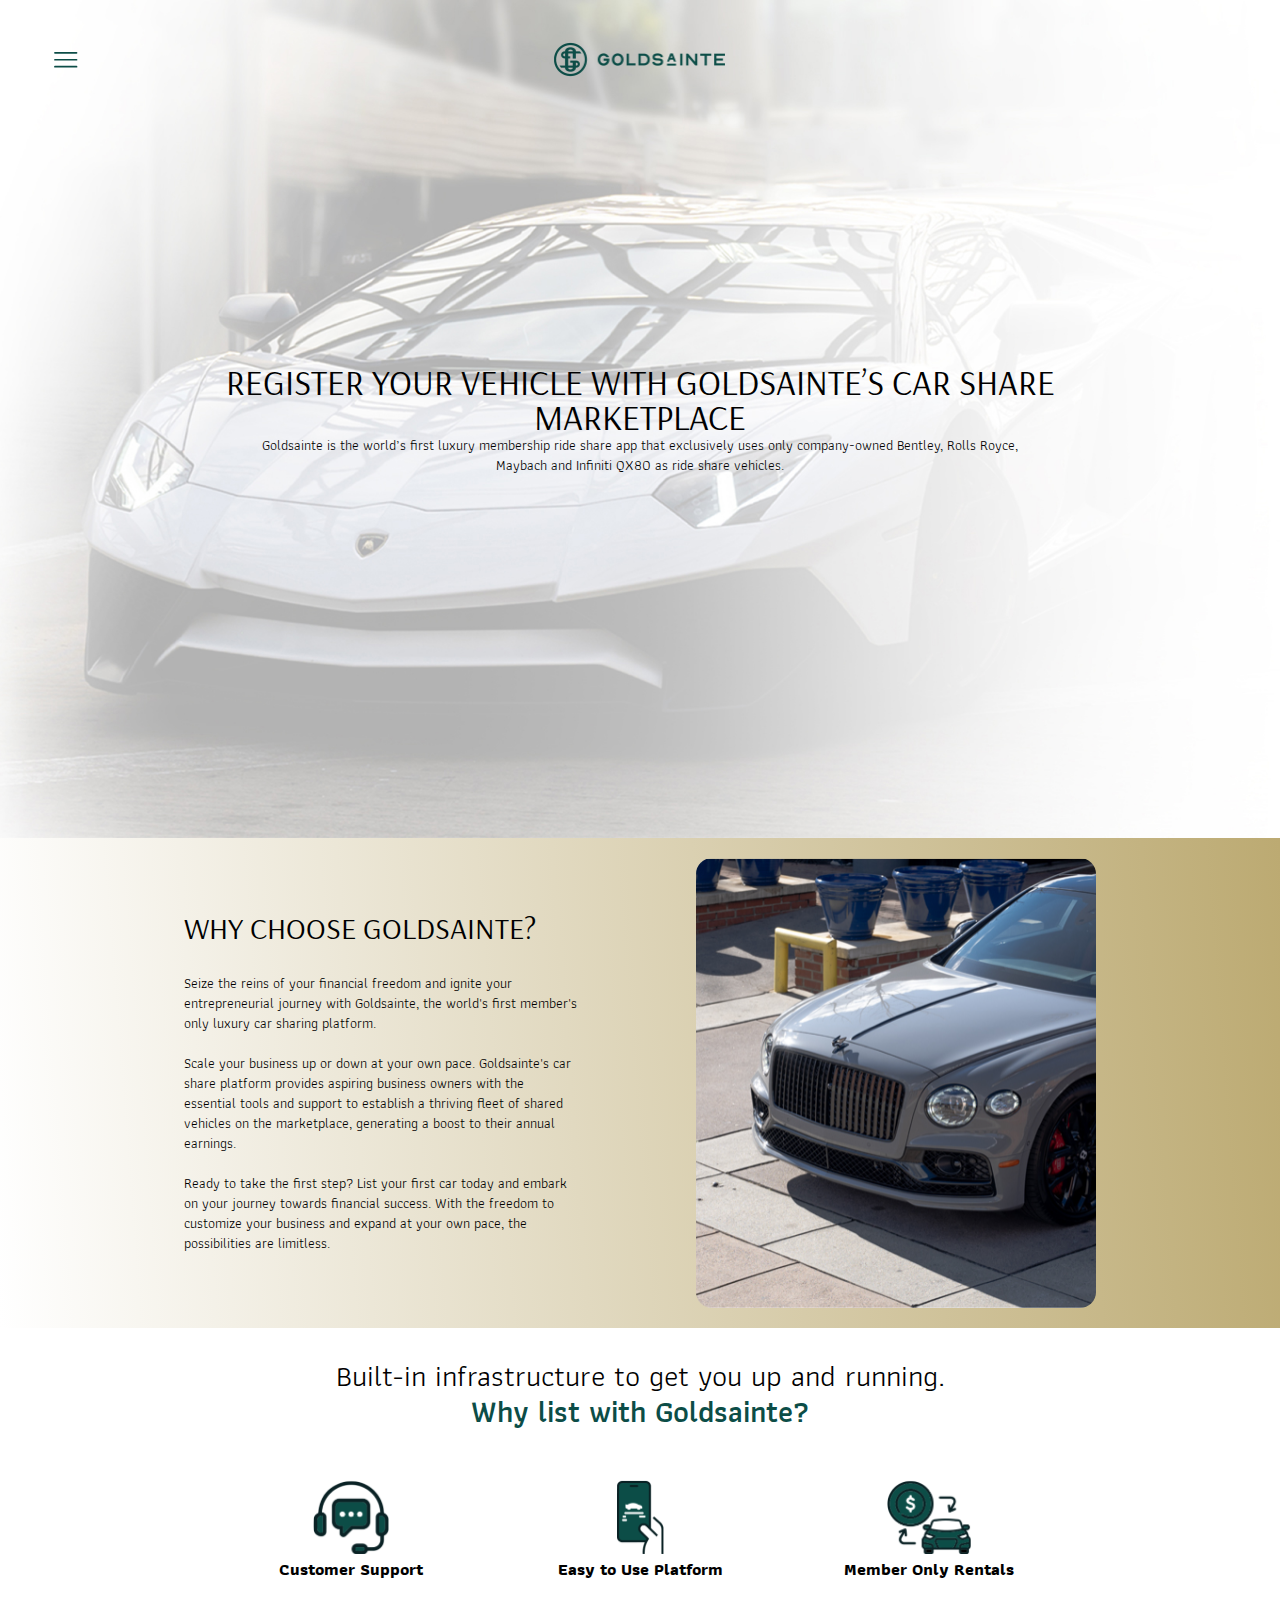
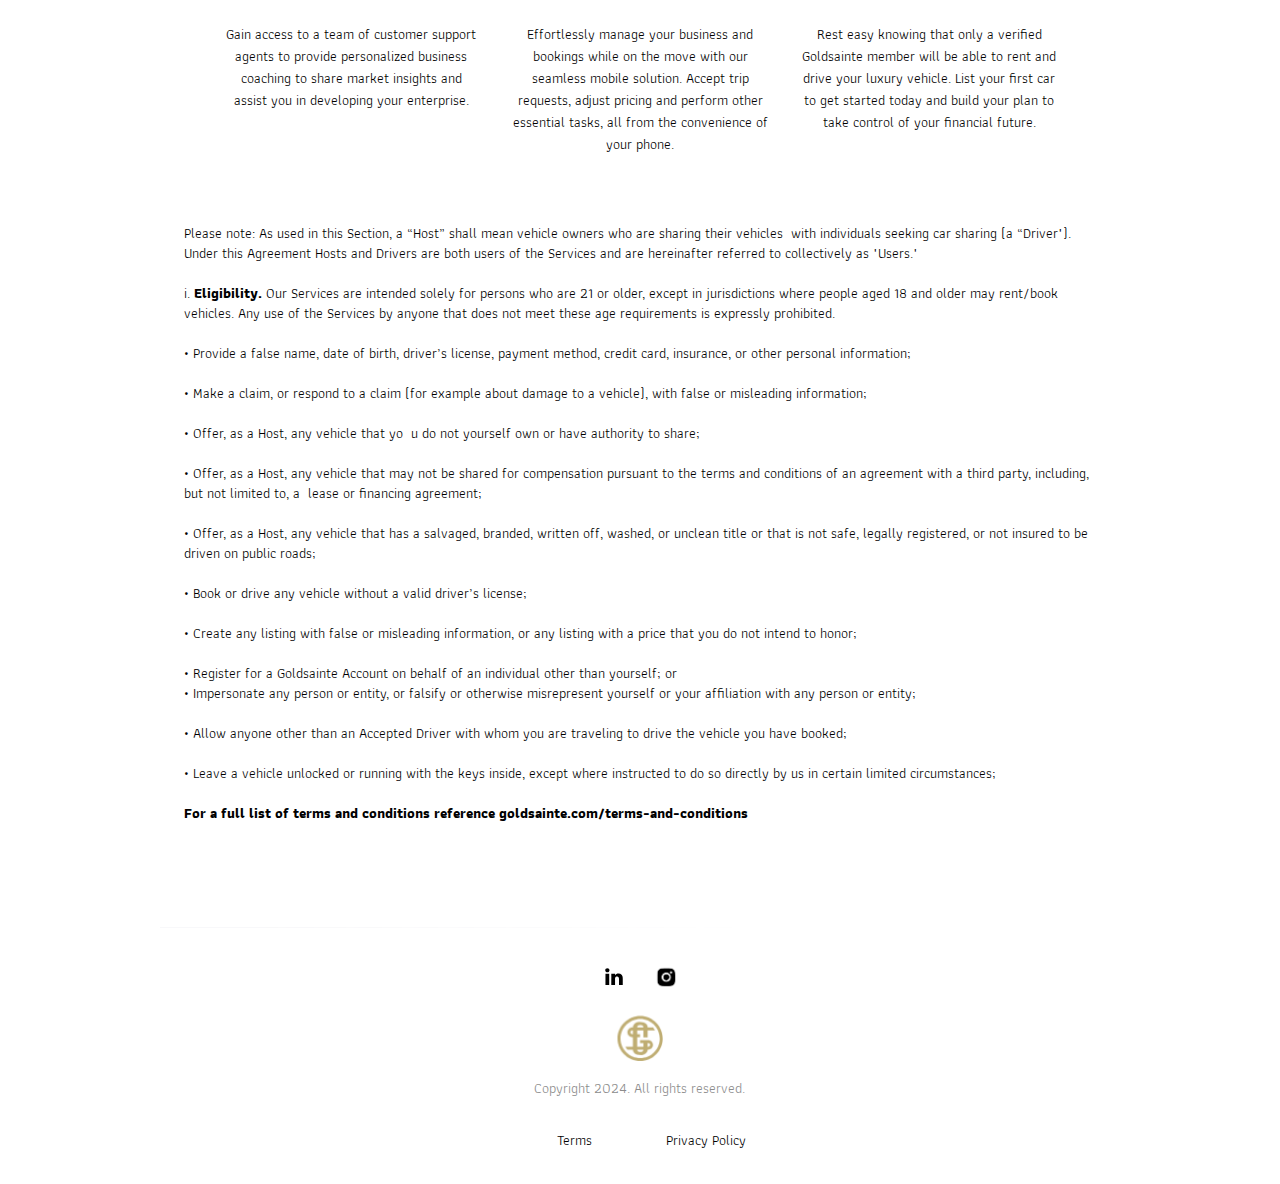
<file: register-your-vehicle.html>
<!DOCTYPE html>
<html>
  <head>
    <title> The World's First Luxury Ride Share App Franchise 
    </title>
    <meta charset="utf-8" />
    <meta name="viewport" content="initial-scale=1, width=device-width" />
    <link rel="icon" href="public/favicon_io/favicon.ico" type="image/xicon"/>
    <link rel="stylesheet" href="./global.css" />
    <link rel="stylesheet" href="./register-your-vehicle.css" />
    <link
      rel="stylesheet"
      href="https://fonts.googleapis.com/css2?family=Arsenal:wght@400;700&display=swap"
    />
    <link
      rel="stylesheet"
      href="https://fonts.googleapis.com/css2?family=Athiti:wght@400;500;600;700&display=swap"
    />
    <link
      rel="stylesheet"
      href="https://fonts.googleapis.com/css2?family=DM Sans:wght@400&display=swap"
    />

    <style>
      @font-face {
        font-family: "Covik Sans";
        src: url("./public/Covik-Sans-Regular.otf");
        font-weight: 400;
      }
      @font-face {
        font-family: "Covik Sans";
        src: url("./public/Covik-Sans-Bold.otf");
        font-weight: 700;
      }
      @font-face {
        font-family: "Covik Sans";
        src: url("./public/Covik-Sans-Regular.otf");
        font-weight: 900;
      }
      @font-face {
        font-family: "Chiffon";
        src: url("./public/Chiffon.otf");
        font-weight: 400;
      }
    </style>
  </head>
  <body>
    <div class="register-your-vehicle">
      <div class="register-your-vehicle-hero">
        <img
          class="carshare-hero-image-white-icon"
          alt=""
          src="./public/carshareheroimagewhite@2x.png"
        />

        <img class="faqhero-1-icon" alt="" src="./public/faqhero-1@2x.png" />

        <div class="register-your-vehicle-hero-child"></div>
        <div class="register-your-vehicle-hero-item"></div>
        <div class="carshare-main-logo-nav">
          <a
            class="primary-horizontal-logo-green-3"
            href="./index1.html"
            id="primaryHorizontalLogoGreen"
          >
          </a>
          <button class="hamburger-menu753523-wrapper" id="frameButton">
            <img
              class="hamburger-menu753523-icon"
              alt=""
              src="./public/hamburgermenufranchiseinvestment1.svg"
            />
          </button>
        </div>
        <div class="partner-with-us-nav">
          <a class="primary-horizontal-logo-green-4" href="./index1.html"> </a>
          <button
            class="hamburger-menu753523-wrapper"
            id="frameHamburgerMenuNavCarsh"
          >
            <img
              class="hamburger-menu753523-icon"
              alt=""
              src="./public/hamburgermenufranchiseinvestment1.svg"
            />
          </button>
        </div>
        <div class="register-your-vehicle-hero-inner">
          <div class="frame-wrapper14">
            <div class="heading-parent21">
              <div class="heading32">
                Register Your Vehicle With Goldsainte’s car share Marketplace
              </div>
              <div class="paragraph64">
                Goldsainte is the world’s first luxury membership ride share app
                that exclusively uses only company-owned Bentley, Rolls Royce,
                Maybach and Infiniti QX80 as ride share vehicles.
              </div>
            </div>
          </div>
        </div>
      </div>
      <div class="register-your-vehicle-main-nav">
        <button class="hamburger-menu753523-wrapper" id="frameButton1">
          <img
            class="hamburger-menu753523-icon"
            alt=""
            src="./public/hamburgermenufranchiseinvestment1.svg"
          />
        </button>
      </div>
      <div class="register-your-vehicle-main-log">
        <a
          class="primary-horizontal-logo-gold-7"
          id="primaryHorizontalLogoGold7" href="./index.html"
        >
        </a>
      </div>
      <div class="register-your-vehicle-h1">
        <div class="why-choose-goldsainte">
          <div class="feature-title-parent2">
            <div class="feature-title12">Why choose Goldsainte?</div>
            <a
              class="text11"
              href="https://goldsainte69446.activehosted.com/f/5"
              target="_blank"
            >
              <p class="seize-the-reins">
                Seize the reins of your financial freedom and ignite your
                entrepreneurial journey with Goldsainte, the world's first
                member's only luxury car sharing platform.
              </p>
              <p class="seize-the-reins">&nbsp;</p>
              <p class="seize-the-reins">
                Scale your business up or down at your own pace. Goldsainte's
                car share platform provides aspiring business owners with the
                essential tools and support to establish a thriving fleet of
                shared vehicles on the marketplace, generating a boost to their
                annual earnings.
              </p>
              <p class="seize-the-reins">&nbsp;</p>
              <p class="seize-the-reins">
                Ready to take the first step? List your first car today and
                embark on your journey towards financial success. With the
                freedom to customize your business and expand at your own pace,
                the possibilities are limitless.
              </p>
            </a>
          </div>
          <img
            class="bently-flying-spur-gray-icon"
            alt=""
            src="./public/bentlyflyingspurgray@2x.png"
          />
        </div>
      </div>
      <div class="register-your-vehicle-h2">
        <div class="built-in-infrastructure">
          <div class="built-in-infrastructure-to-get-wrapper">
            <div class="built-in-infrastructure-to-container">
              <p class="seize-the-reins">
                Built-in infrastructure to get you up and running.
              </p>
              <p class="why-list-with">Why list with Goldsainte?</p>
            </div>
          </div>
          <div class="headings-wrapper2">
            <div class="headings8">
              <p class="membership-benefits1">MEMBERSHIP BENEFITS</p>
              <p class="blank-line129">&nbsp;</p>
              <p class="blank-line129">&nbsp;</p>
            </div>
          </div>
          <div class="built-in-infrastructure-inner">
            <div class="headings-wrapper3">
              <div class="headings9">Why Ride with Goldsainte Connect?</div>
            </div>
          </div>
        </div>
      </div>
      <div class="register-your-vehicle-h3">
        <div class="icons-text">
          <div class="icons-text-inner">
            <div class="headings-wrapper3">
              <div class="headings9">Why Ride with Goldsainte Connect?</div>
            </div>
          </div>
          <div class="group-container">
            <div class="frame-wrapper15">
              <div class="customer-support-iconsvg-parent">
                <img
                  class="customer-support-iconsvg"
                  alt=""
                  src="./public/customer-support-iconsvg@2x.png"
                />

                <div class="paragraph65">
                  <p class="customer-support">
                    <span>
                      <span class="customer-support1">
                        <b>Customer Support</b>
                      </span>
                    </span>
                  </p>
                  <p class="seize-the-reins">
                    <span>
                      <span>
                        <span class="customer-support1">
                          <span>&nbsp;</span>
                        </span>
                      </span>
                    </span>
                  </p>
                  <p class="gain-access-to-a-team-of-custo">
                    <span>
                      <span>
                        <span class="gain-access-to"
                          >Gain access to a team of customer support agents to
                          provide personalized business coaching to share market
                          insights and assist you in developing your
                          enterprise.</span
                        >
                      </span>
                    </span>
                  </p>
                  <p class="blank-line133">
                    <span>
                      <span class="customer-support1">&nbsp;</span>
                    </span>
                  </p>
                  <p class="seize-the-reins">
                    <span>
                      <span class="customer-support1">&nbsp;</span>
                    </span>
                  </p>
                  <p class="seize-the-reins">
                    <span>
                      <span class="customer-support1">&nbsp;</span>
                    </span>
                  </p>
                  <p class="seize-the-reins">
                    <span>
                      <span class="customer-support1">&nbsp;</span>
                    </span>
                  </p>
                </div>
              </div>
            </div>
            <div class="frame-wrapper16">
              <div class="platform-iconsvg-parent">
                <img
                  class="platform-iconsvg"
                  alt=""
                  src="./public/platform-iconsvg@2x.png"
                />

                <div class="paragraph65">
                  <p class="customer-support">
                    <span class="customer-support1">
                      <b>Easy to Use Platform</b>
                    </span>
                  </p>
                  <p class="seize-the-reins">
                    <span>
                      <span class="customer-support1">
                        <span>&nbsp;</span>
                      </span>
                    </span>
                  </p>
                  <p class="gain-access-to-a-team-of-custo">
                    <span>
                      <span class="gain-access-to"
                        >Effortlessly manage your business and bookings while on
                        the move with our seamless mobile solution. Accept trip
                        requests, adjust pricing and perform other essential
                        tasks, all from the convenience of your phone.</span
                      >
                    </span>
                  </p>
                  <p class="seize-the-reins">
                    <span>
                      <span class="gain-access-to">&nbsp;</span>
                    </span>
                  </p>
                  <p class="seize-the-reins">
                    <span>
                      <span class="customer-support1">&nbsp;</span>
                    </span>
                  </p>
                  <p class="seize-the-reins">
                    <span>
                      <span class="customer-support1">&nbsp;</span>
                    </span>
                  </p>
                  <p class="seize-the-reins">
                    <span>
                      <span class="customer-support1">&nbsp;</span>
                    </span>
                  </p>
                  <p class="seize-the-reins">
                    <span>
                      <span class="customer-support1">&nbsp;</span>
                    </span>
                  </p>
                </div>
              </div>
            </div>
            <div class="frame-wrapper16">
              <div class="platform-iconsvg-parent">
                <img
                  class="rent-iconsvg"
                  alt=""
                  src="./public/rent-iconsvg@2x.png"
                />

                <div class="paragraph65">
                  <p class="customer-support">
                    <span class="customer-support1">
                      <b>Member Only Rentals</b>
                    </span>
                  </p>
                  <p class="seize-the-reins">
                    <span>
                      <span class="customer-support1">
                        <span>&nbsp;</span>
                      </span>
                    </span>
                  </p>
                  <p class="gain-access-to-a-team-of-custo">
                    <span>
                      <span class="gain-access-to"
                        >Rest easy knowing that only a verified Goldsainte
                        member will be able to rent and drive your luxury
                        vehicle. List your first car to get started today and
                        build your plan to take control of your financial
                        future.</span
                      >
                    </span>
                  </p>
                  <p class="seize-the-reins">
                    <span>
                      <span class="customer-support1">&nbsp;</span>
                    </span>
                  </p>
                  <p class="seize-the-reins">
                    <span>
                      <span class="customer-support1">&nbsp;</span>
                    </span>
                  </p>
                  <p class="seize-the-reins">
                    <span>
                      <span class="customer-support1">&nbsp;</span>
                    </span>
                  </p>
                  <p class="seize-the-reins">
                    <span>
                      <span class="customer-support1">&nbsp;</span>
                    </span>
                  </p>
                </div>
              </div>
            </div>
          </div>
        </div>
      </div>
      <div class="_form_5"></div><script src="https://goldsainte69446.activehosted.com/f/embed.php?id=5" charset="utf-8"></script>
      <div class="register-your-vehicle-h4">
        <div class="please-note">
          <div class="big-number-wrapper">
            <div class="big-number14">FREQUENTLY ASKED QUESTIONS:</div>
          </div>
          <div class="please-note-as-container">
            <p class="seize-the-reins">
              Please note: As used in this Section, a “Host” shall mean vehicle
              owners who are sharing their vehicles  with individuals seeking
              car sharing (a “Driver"). Under this Agreement Hosts and Drivers
              are both users of the Services and are hereinafter referred to
              collectively as "Users."
            </p>
            <p class="seize-the-reins">&nbsp;</p>
            <p class="seize-the-reins">
              <span class="i">i. </span>
              <b class="i">Eligibility.</b>
              <span>
                Our Services are intended solely for persons who are 21 or
                older, except in jurisdictions where people aged 18 and older
                may rent/book vehicles. Any use of the Services by anyone that
                does not meet these age requirements is expressly
                prohibited.</span
              >
            </p>
            <p class="seize-the-reins">&nbsp;</p>
            <p class="seize-the-reins">
              • Provide a false name, date of birth, driver’s license, payment
              method, credit card, insurance, or other personal information;
            </p>
            <p class="seize-the-reins">&nbsp;</p>
            <p class="seize-the-reins">
              • Make a claim, or respond to a claim (for example about damage to
              a vehicle), with false or misleading information;
            </p>
            <p class="seize-the-reins">&nbsp;</p>
            <p class="seize-the-reins">
              • Offer, as a Host, any vehicle that yo  u do not yourself own or
              have authority to share;
            </p>
            <p class="seize-the-reins">&nbsp;</p>
            <p class="seize-the-reins">
              • Offer, as a Host, any vehicle that may not be shared for
              compensation pursuant to the terms and conditions of an agreement
              with a third party, including, but not limited to, a  lease or
              financing agreement;
            </p>
            <p class="seize-the-reins">&nbsp;</p>
            <p class="seize-the-reins">
              • Offer, as a Host, any vehicle that has a salvaged, branded,
              written off, washed, or unclean title or that is not safe, legally
              registered, or not insured to be driven on public roads;
            </p>
            <p class="seize-the-reins">&nbsp;</p>
            <p class="seize-the-reins">
              • Book or drive any vehicle without a valid driver’s license;
            </p>
            <p class="seize-the-reins">&nbsp;</p>
            <p class="seize-the-reins">
              • Create any listing with false or misleading information, or any
              listing with a price that you do not intend to honor;
            </p>
            <p class="seize-the-reins">&nbsp;</p>
            <p class="seize-the-reins">
              • Register for a Goldsainte Account on behalf of an individual
              other than yourself; or
            </p>
            <p class="seize-the-reins">
              • Impersonate any person or entity, or falsify or otherwise
              misrepresent yourself or your affiliation with any person or
              entity;
            </p>
            <p class="seize-the-reins">&nbsp;</p>
            <p class="seize-the-reins">
              • Allow anyone other than an Accepted Driver with whom you are
              traveling to drive the vehicle you have booked;
            </p>
            <p class="seize-the-reins">&nbsp;</p>
            <p class="seize-the-reins">
              • Leave a vehicle unlocked or running with the keys inside, except
              where instructed to do so directly by us in certain limited
              circumstances;
            </p>
            <p class="seize-the-reins">&nbsp;</p>
            <p class="seize-the-reins">
              <b
                >For a full list of terms and conditions reference
                goldsainte.com/terms-and-conditions</b
              >
            </p>
          </div>
        </div>
      </div>
      <div class="register-your-vehicle-footer">
        <div class="register-your-vehicle-footer-inner">
          <div class="frame-parent14">
            <div class="heading-parent22">
              <div class="heading33">Contact Us</div>
              <div class="paragraph68">
                <span class="you-are-invited5"
                  >You are invited to contact us using this form or by email
                  at:</span
                >
                <span class="span8"> </span>
                <a
                  class="infogoldsaintecom10"
                  href="https://www.goldsainte.com/about#"
                  target="_blank"
                >
                  <span class="infogoldsaintecom11">info@goldsainte.com</span>
                </a>
              </div>
            </div>
            <div class="heading-parent23">
              <b class="heading34">Contact Us</b>
              <div class="paragraph69">
                <span class="you-are-invited5"
                  >You are invited to contact us using this form or by email
                  at:</span
                >
                <span class="span8"> </span>
                <a
                  class="infogoldsaintecom10"
                  href="https://goldsainte69446.activehosted.com/f/1"
                  target="_blank"
                >
                  <span class="infogoldsaintecom11">info@goldsainte.com</span>
                </a>
              </div>
            </div>
            <div class="divider-wrapper5">
              <img class="divider-icon7" alt="" src="./public/divider.svg" />
            </div>
            <div class="contact-info611-parent">
              <div class="contact-info611">
                <div class="social-media-container3-frame">
                  <div class="social-media-container32">
                    <img
                      class="social-media-icon-squarelinke8"
                      alt=""
                      src="./public/social-media-icon-squareinstagram1.svg"
                      id="socialMediaIconSquareLinke"
                    />

                    <img
                      class="social-media-icon-squareinsta7"
                      alt=""
                      src="./public/social-media-icon-squareinstagram2434@2x.png"
                      id="socialMediaIconSquareInsta"
                    />
                  </div>
                </div>
              </div>
              <img
                class="goldsainte-gold-logo-carshare-icon"
                alt=""
                src="./public/goldsaintegoldlogocarshare@2x.png"
              />

              <div class="email7">Copyright 2024. All rights reserved.</div>
            </div>
          </div>
        </div>
      </div>
      <div class="register-your-vehicle-info-lin">
        <div class="register-info-links">
          <div class="paragraph70" id="paragraphText">Terms</div>
          <div class="paragraph70" id="paragraphText1">Privacy Policy</div>
        </div>
      </div>
    </div>

    <div id="menuhome" class="popup-overlay" style="display: none">
      <div class="menuhome" data-animate-on-scroll>
        <img
          class="logomark-seal-green-1-icon"
          alt=""
          src="./public/logomarksealgreen-1@2x.png"
        />

        <div class="sections">
          <a class="car-share" href="./about.html">about</a>
          <div class="sections-child"></div>
          <a class="car-share" href="./membership.html">membership</a>
          <div class="sections-child"></div>
          <a class="car-share" href="./partner.html">partner</a>
          <div class="sections-child"></div>
          <a class="car-share" href="./register-your-vehicle.html">Car Share</a>
          <div class="sections-child"></div>
          <a class="car-share" href="./connect.html">connect</a>
          <div class="sections-child"></div>
          <a class="car-share" href="./faq.html">faq</a>
          <div class="sections-child"></div>
          <a class="car-share" href="./franchise.html">Franchise</a>
        </div>
      </div>
    </div>

    <script>
      var scrollAnimElements = document.querySelectorAll("[data-animate-on-scroll]");
      var observer = new IntersectionObserver(
        (entries) => {
          for (const entry of entries) {
            if (entry.isIntersecting || entry.intersectionRatio > 0) {
              const targetElement = entry.target;
              targetElement.classList.add("animate");
              observer.unobserve(targetElement);
            }
          }
        },
        {
          threshold: 0.15,
        }
      );
      
      for (let i = 0; i < scrollAnimElements.length; i++) {
        observer.observe(scrollAnimElements[i]);
      }
      
      var primaryHorizontalLogoGreen = document.getElementById(
        "primaryHorizontalLogoGreen"
      );
      if (primaryHorizontalLogoGreen) {
        primaryHorizontalLogoGreen.addEventListener("click", function (e) {
          window.location.href = "./index1.html";
        });
      }
      
      var frameButton = document.getElementById("frameButton");
      if (frameButton) {
        frameButton.addEventListener("click", function () {
          var drawerOverlay = document.getElementById("menuhome");
          if (!drawerOverlay) return;
          var drawerOverlayStyle = drawerOverlay.style;
          if (drawerOverlayStyle) {
            drawerOverlayStyle.display = "flex";
            drawerOverlayStyle.zIndex = 99;
            drawerOverlayStyle.backgroundColor = "rgba(113, 113, 113, 0.3)";
            drawerOverlayStyle.alignItems = "flex-start";
            drawerOverlayStyle.justifyContent = "";
          }
          drawerOverlay.setAttribute("closable", "");
      
          var onClick =
            drawerOverlay.onClick ||
            function (e) {
              if (
                e.target === drawerOverlay &&
                drawerOverlay.hasAttribute("closable")
              ) {
                drawerOverlayStyle.display = "none";
              }
            };
          drawerOverlay.addEventListener("click", onClick);
        });
      }
      
      var frameHamburgerMenuNavCarsh = document.getElementById(
        "frameHamburgerMenuNavCarsh"
      );
      if (frameHamburgerMenuNavCarsh) {
        frameHamburgerMenuNavCarsh.addEventListener("click", function () {
          var drawerOverlay = document.getElementById("menuhome");
          if (!drawerOverlay) return;
          var drawerOverlayStyle = drawerOverlay.style;
          if (drawerOverlayStyle) {
            drawerOverlayStyle.display = "flex";
            drawerOverlayStyle.zIndex = 99;
            drawerOverlayStyle.backgroundColor = "rgba(113, 113, 113, 0.3)";
            drawerOverlayStyle.alignItems = "flex-start";
            drawerOverlayStyle.justifyContent = "";
          }
          drawerOverlay.setAttribute("closable", "");
      
          var onClick =
            drawerOverlay.onClick ||
            function (e) {
              if (
                e.target === drawerOverlay &&
                drawerOverlay.hasAttribute("closable")
              ) {
                drawerOverlayStyle.display = "none";
              }
            };
          drawerOverlay.addEventListener("click", onClick);
        });
      }
      
      var frameButton1 = document.getElementById("frameButton1");
      if (frameButton1) {
        frameButton1.addEventListener("click", function () {
          var drawerOverlay = document.getElementById("menuhome");
          if (!drawerOverlay) return;
          var drawerOverlayStyle = drawerOverlay.style;
          if (drawerOverlayStyle) {
            drawerOverlayStyle.display = "flex";
            drawerOverlayStyle.zIndex = 99;
            drawerOverlayStyle.backgroundColor = "rgba(113, 113, 113, 0.3)";
            drawerOverlayStyle.alignItems = "flex-start";
            drawerOverlayStyle.justifyContent = "";
          }
          drawerOverlay.setAttribute("closable", "");
      
          var onClick =
            drawerOverlay.onClick ||
            function (e) {
              if (
                e.target === drawerOverlay &&
                drawerOverlay.hasAttribute("closable")
              ) {
                drawerOverlayStyle.display = "none";
              }
            };
          drawerOverlay.addEventListener("click", onClick);
        });
      }
      
      var primaryHorizontalLogoGold7 = document.getElementById(
        "primaryHorizontalLogoGold7"
      );
      if (primaryHorizontalLogoGold7) {
        primaryHorizontalLogoGold7.addEventListener("click", function (e) {
          window.location.href = "./index1.html";
        });
      }
      
      var socialMediaIconSquareLinke = document.getElementById(
        "socialMediaIconSquareLinke"
      );
      if (socialMediaIconSquareLinke) {
        socialMediaIconSquareLinke.addEventListener("click", function () {
          window.open("https://www.linkedin.com/company/goldsainte/mycompany/");
        });
      }
      
      var socialMediaIconSquareInsta = document.getElementById(
        "socialMediaIconSquareInsta"
      );
      if (socialMediaIconSquareInsta) {
        socialMediaIconSquareInsta.addEventListener("click", function () {
          window.open("https://www.instagram.com/goldsainte/");
        });
      }
      
      var paragraphText = document.getElementById("paragraphText");
      if (paragraphText) {
        paragraphText.addEventListener("click", function (e) {
          window.location.href = "./terms-and-conditions.html";
        });
      }
      
      var paragraphText1 = document.getElementById("paragraphText1");
      if (paragraphText1) {
        paragraphText1.addEventListener("click", function (e) {
          window.location.href = "./privacy-policy.html";
        });
      }
      </script>
  </body>
</html>
</file>
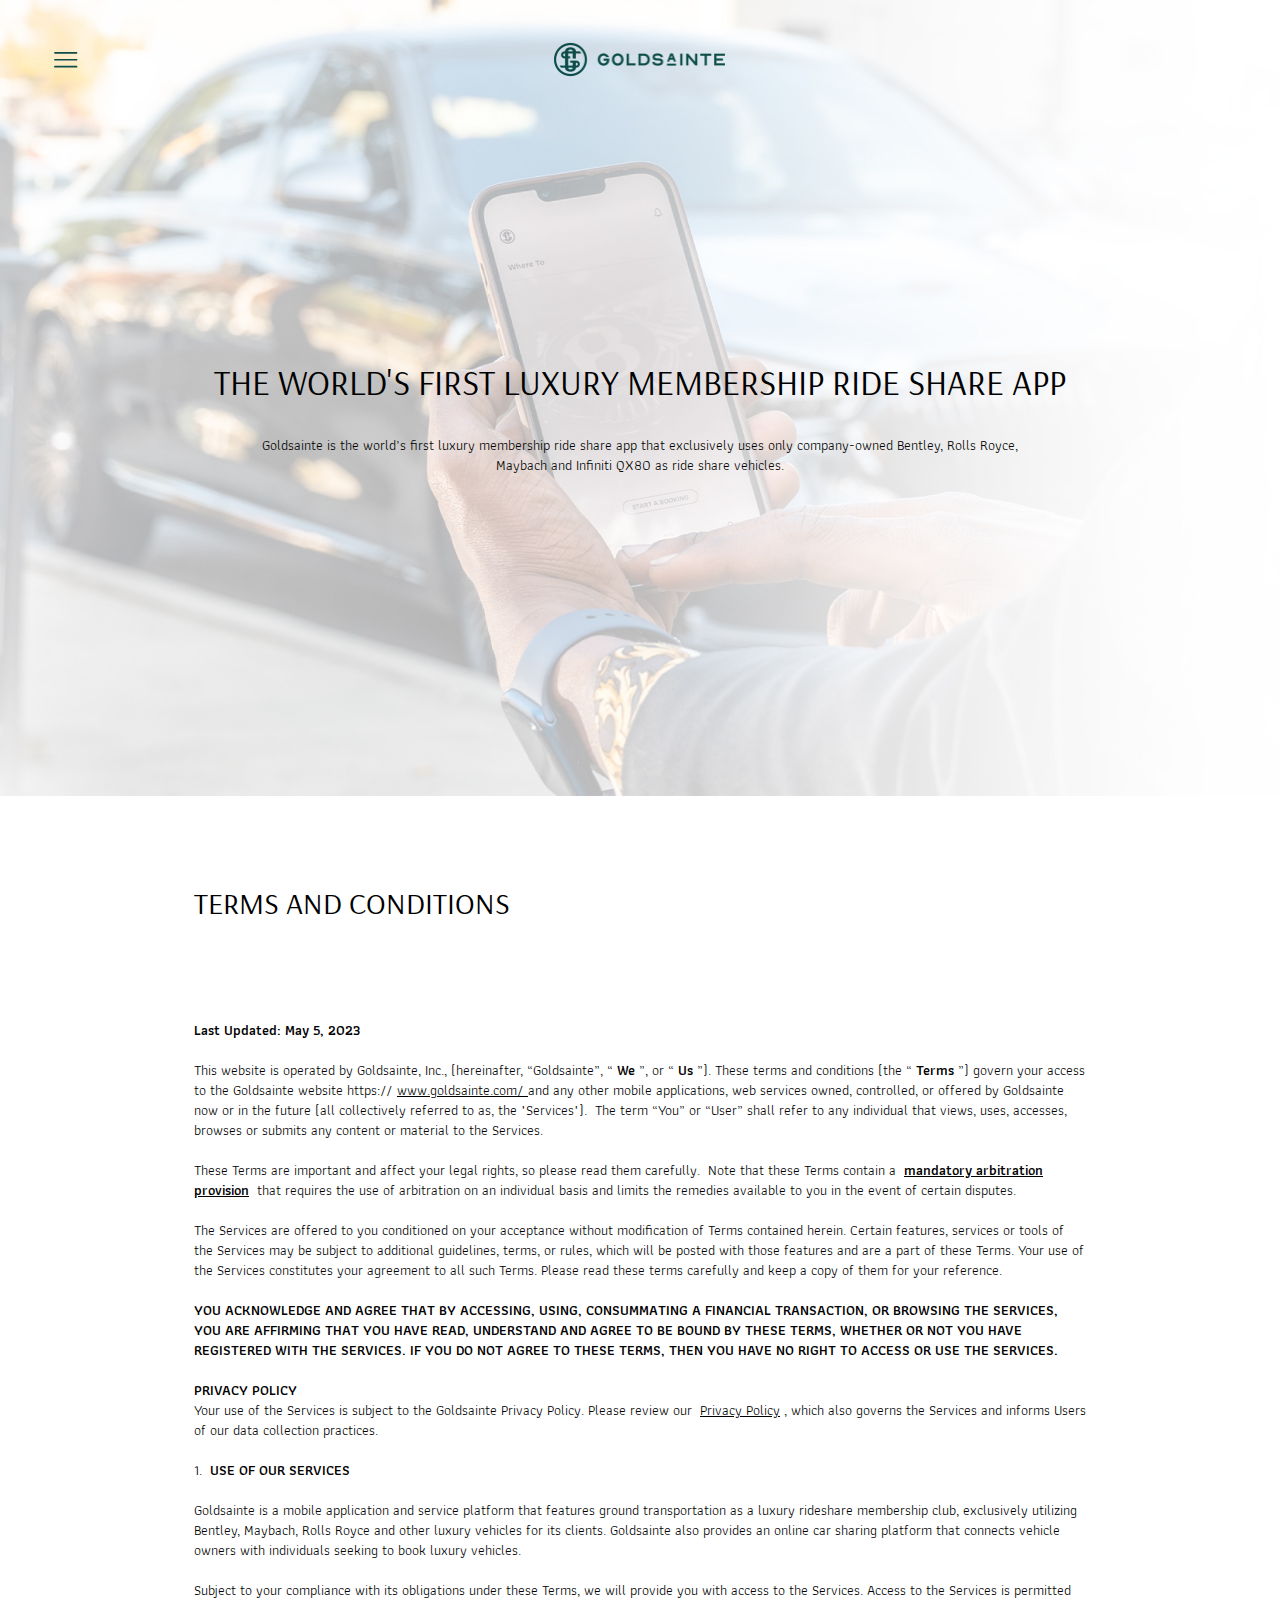
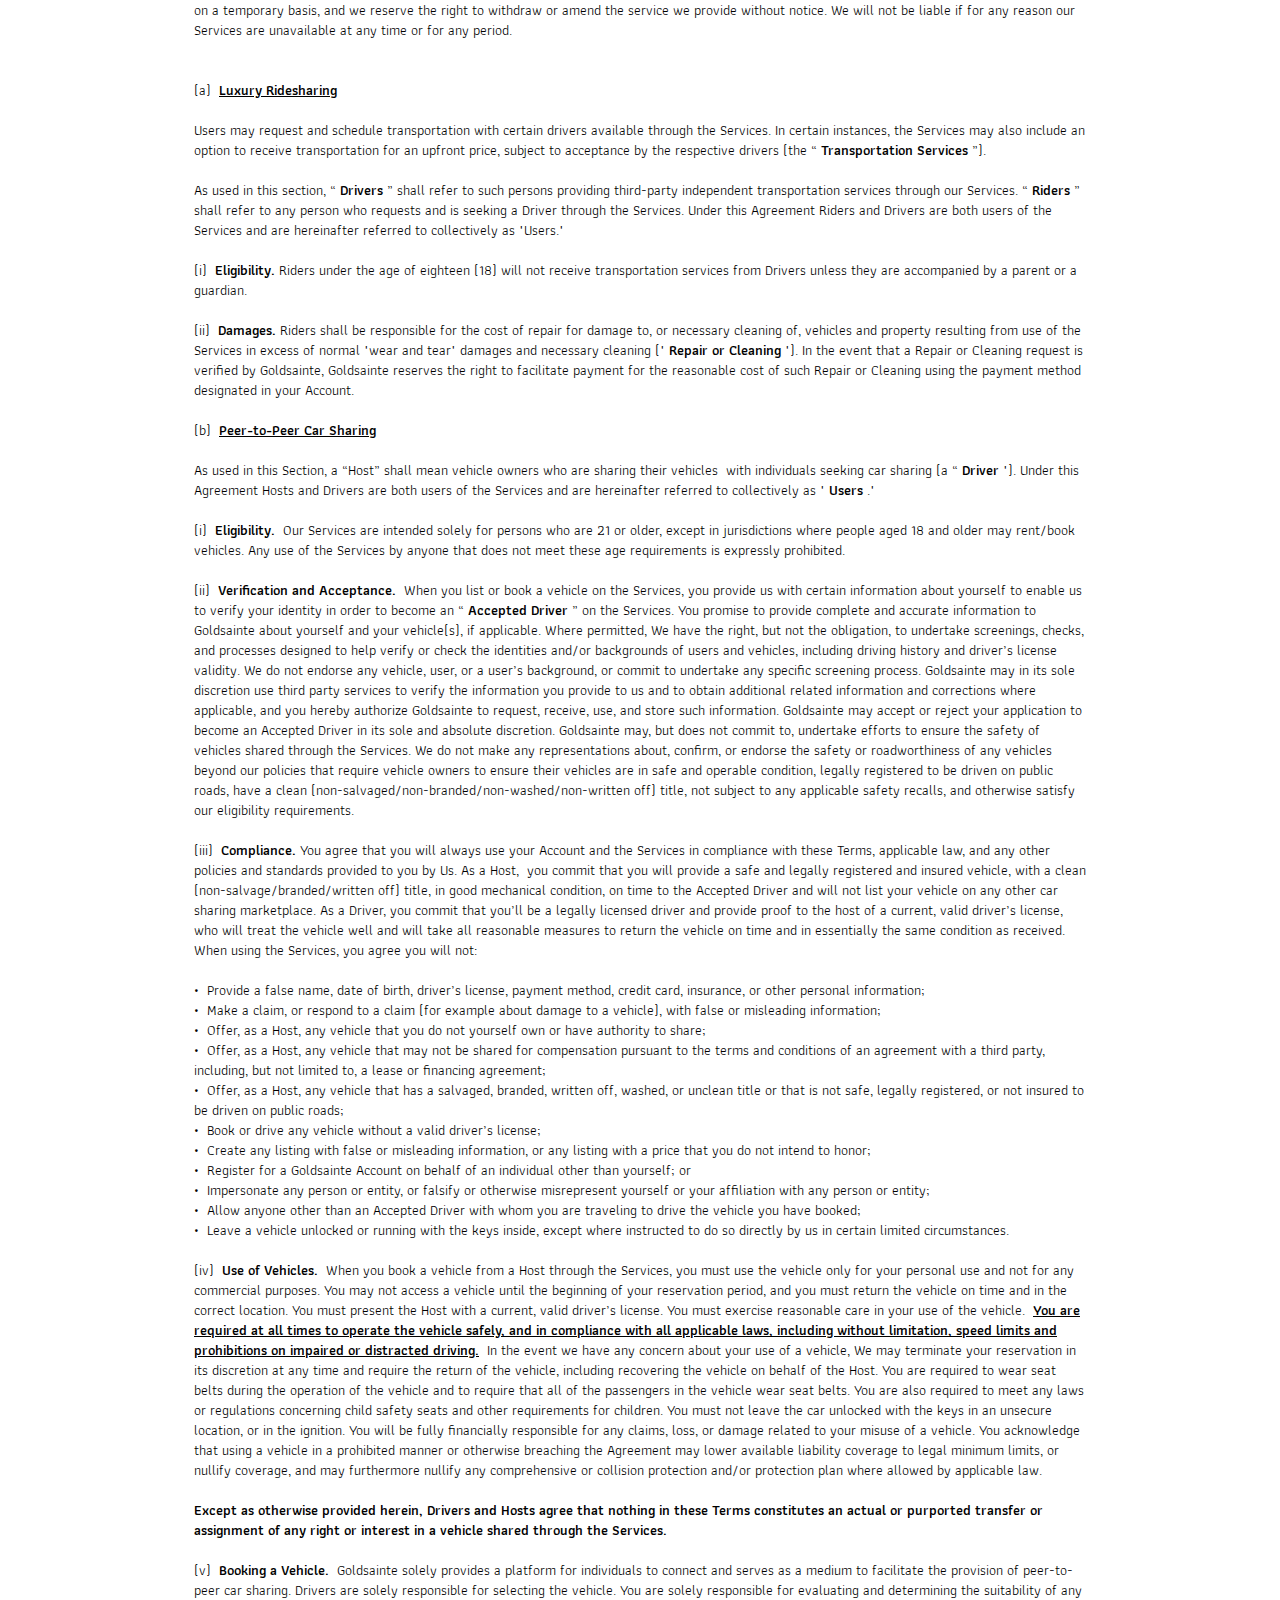
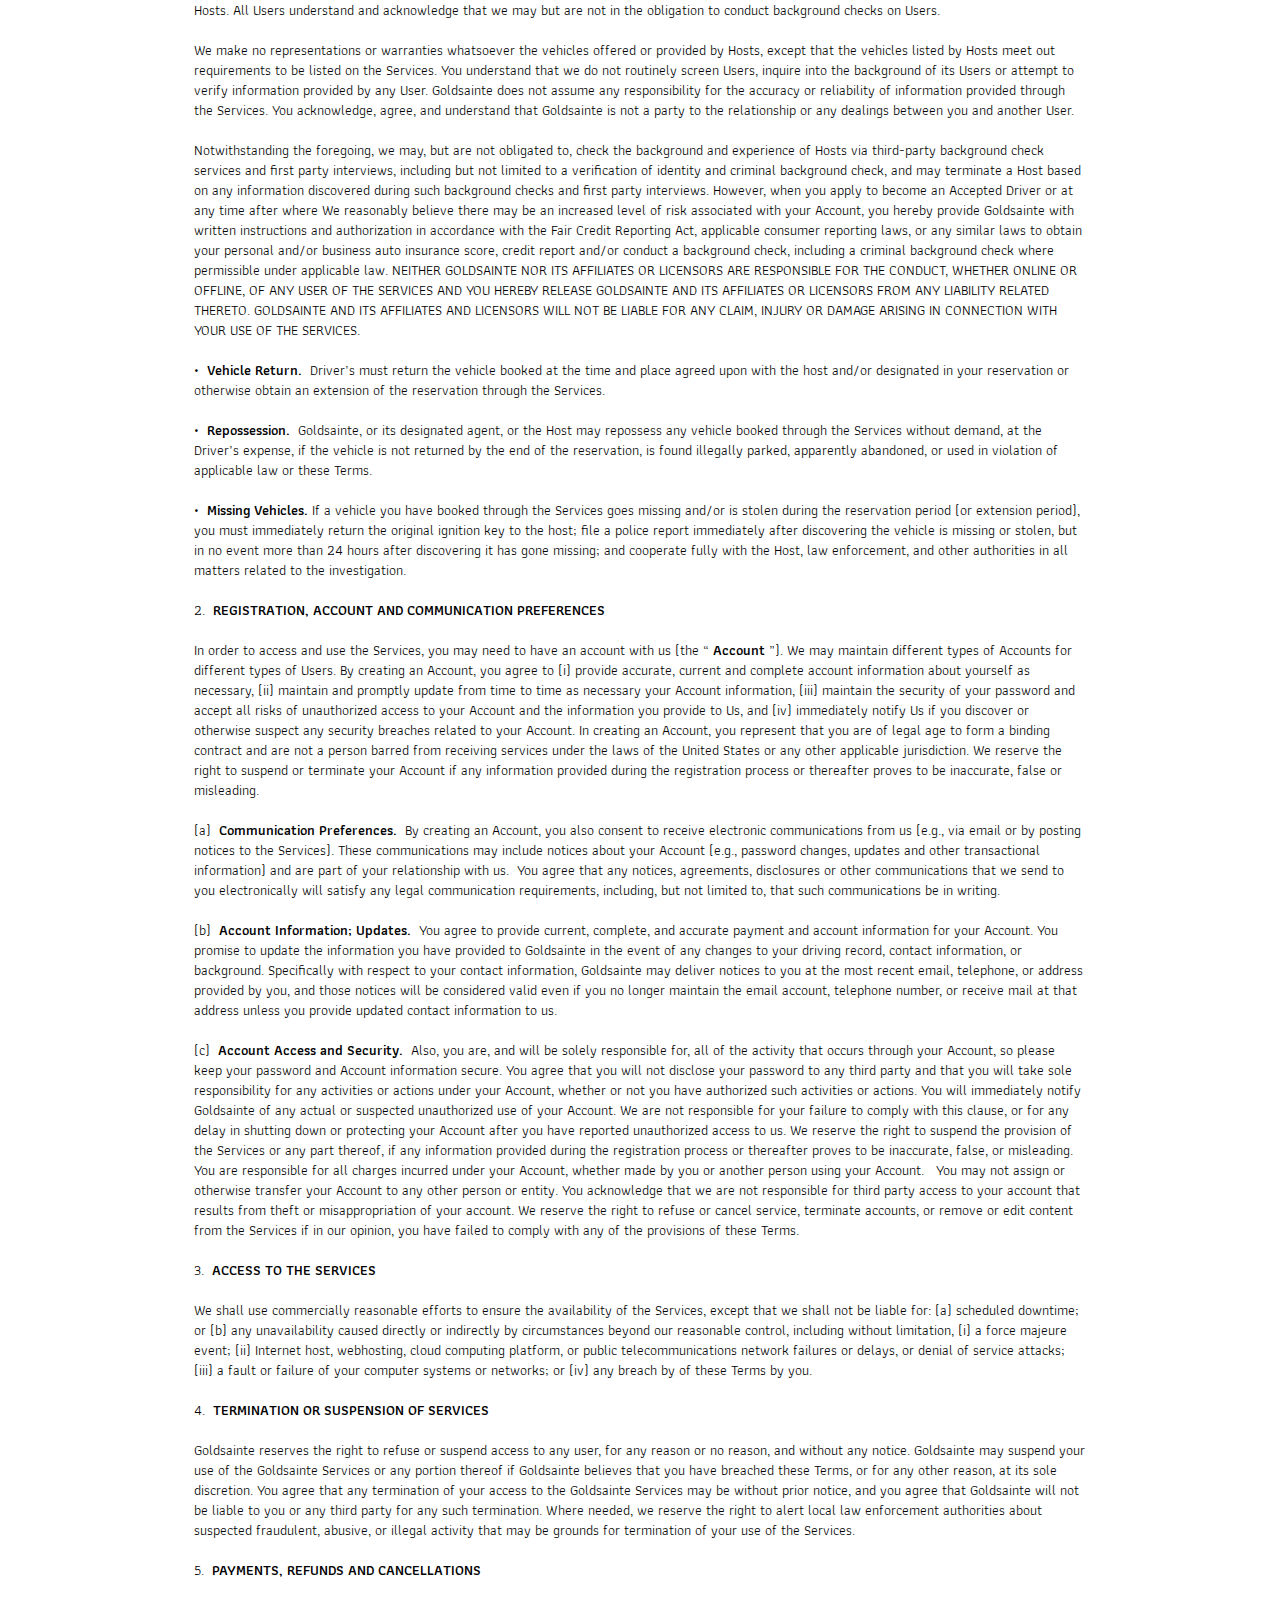
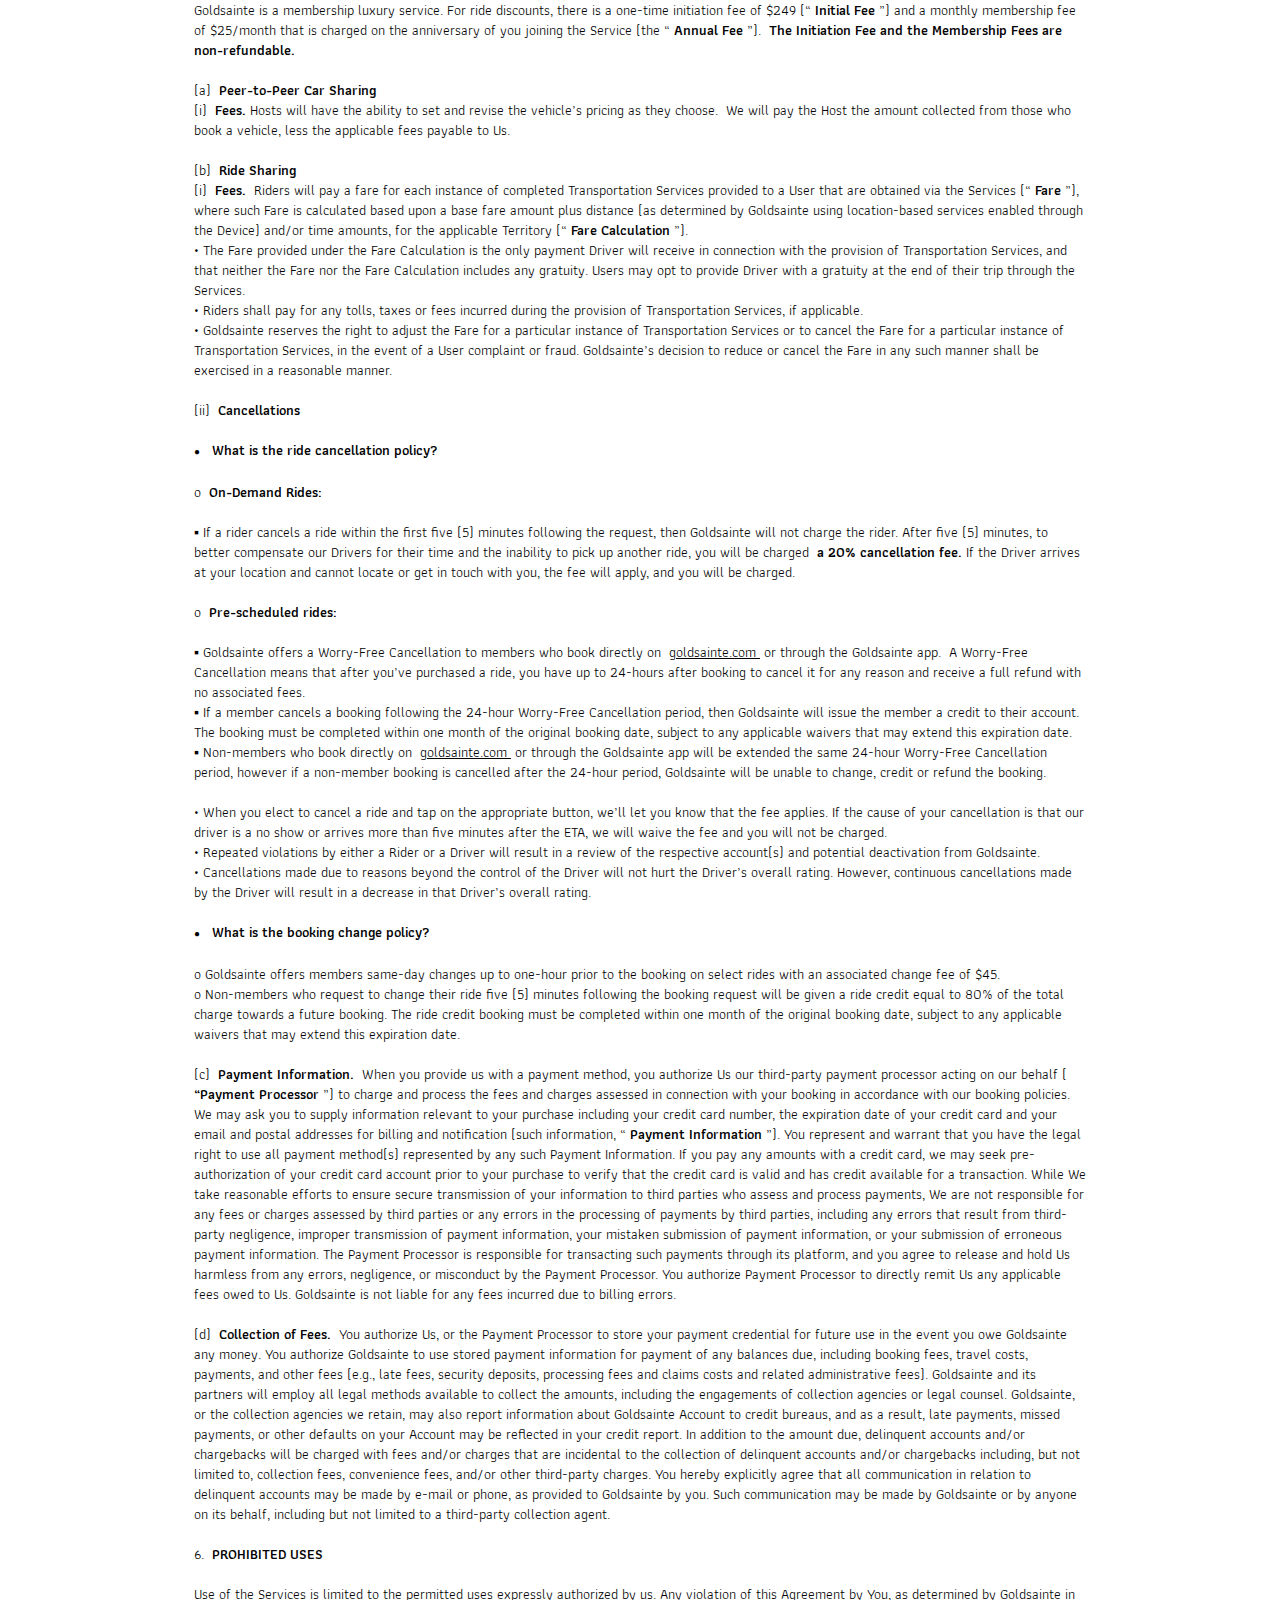
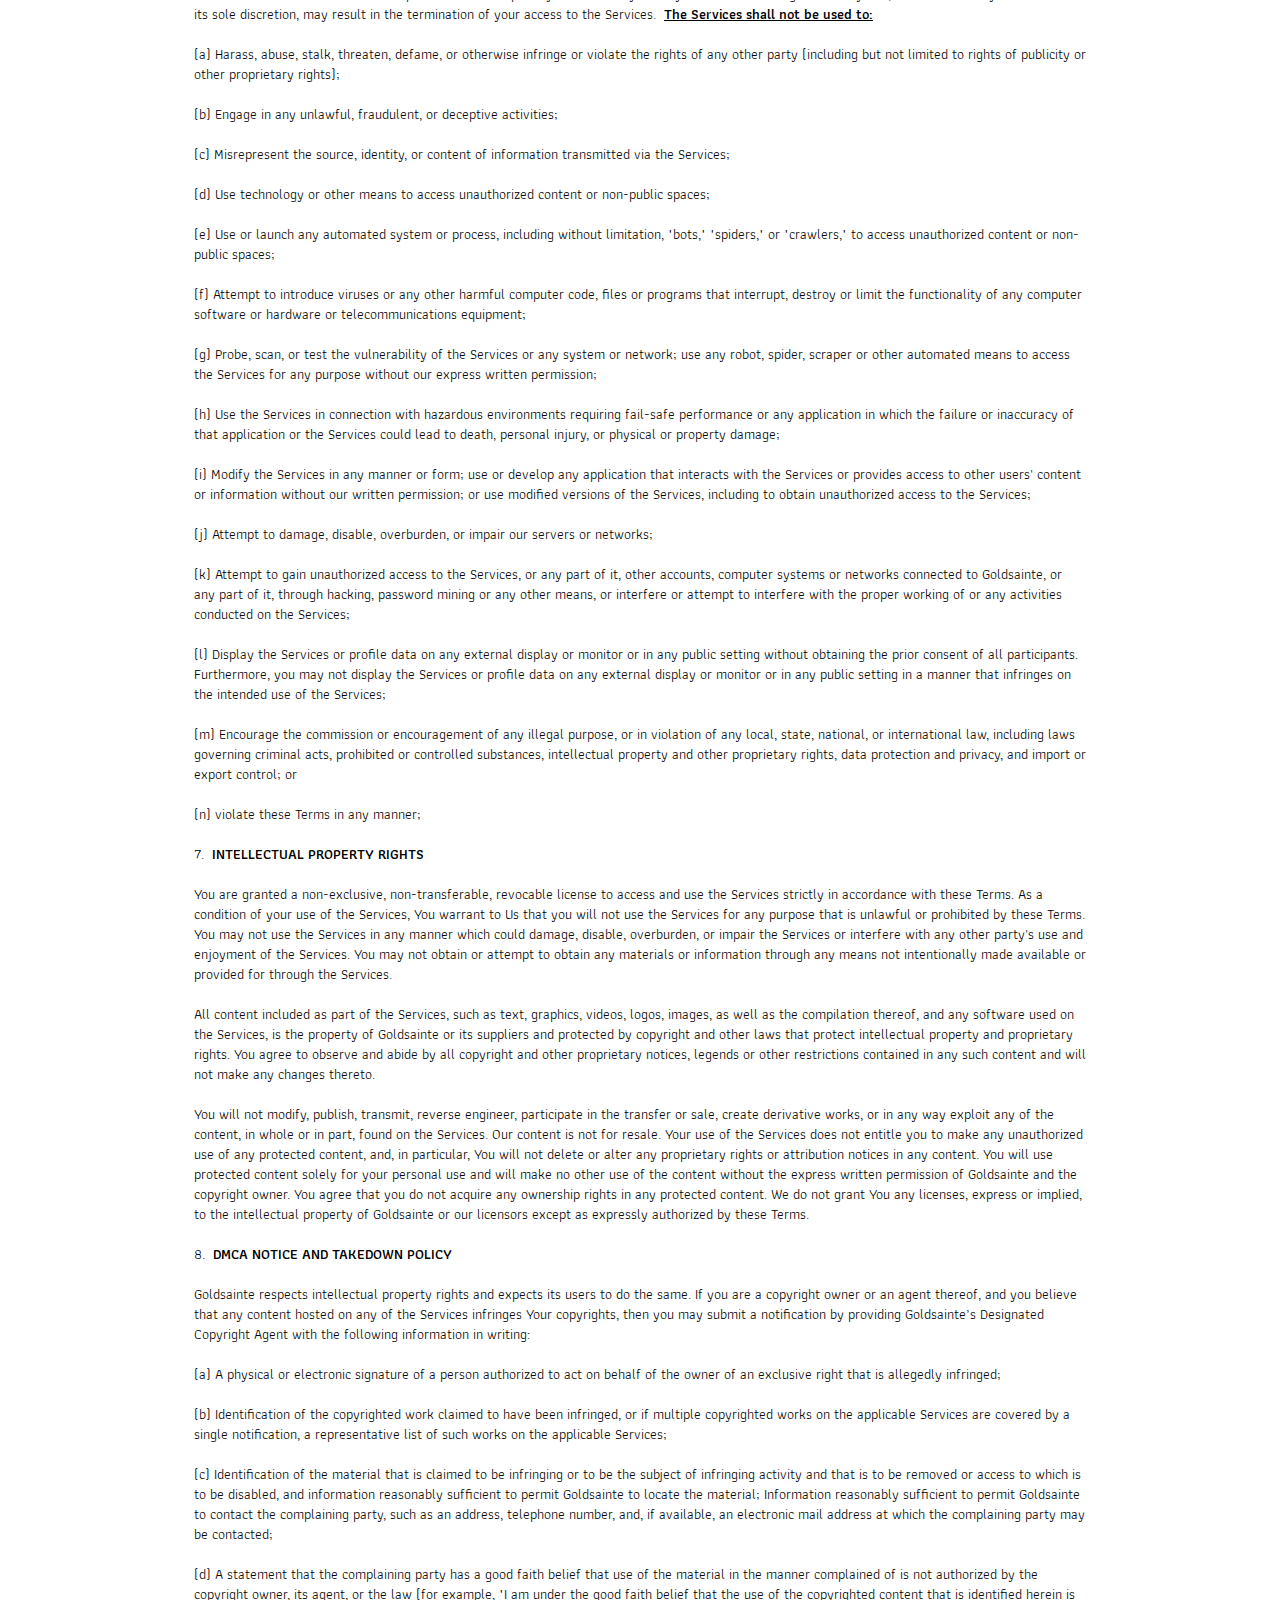
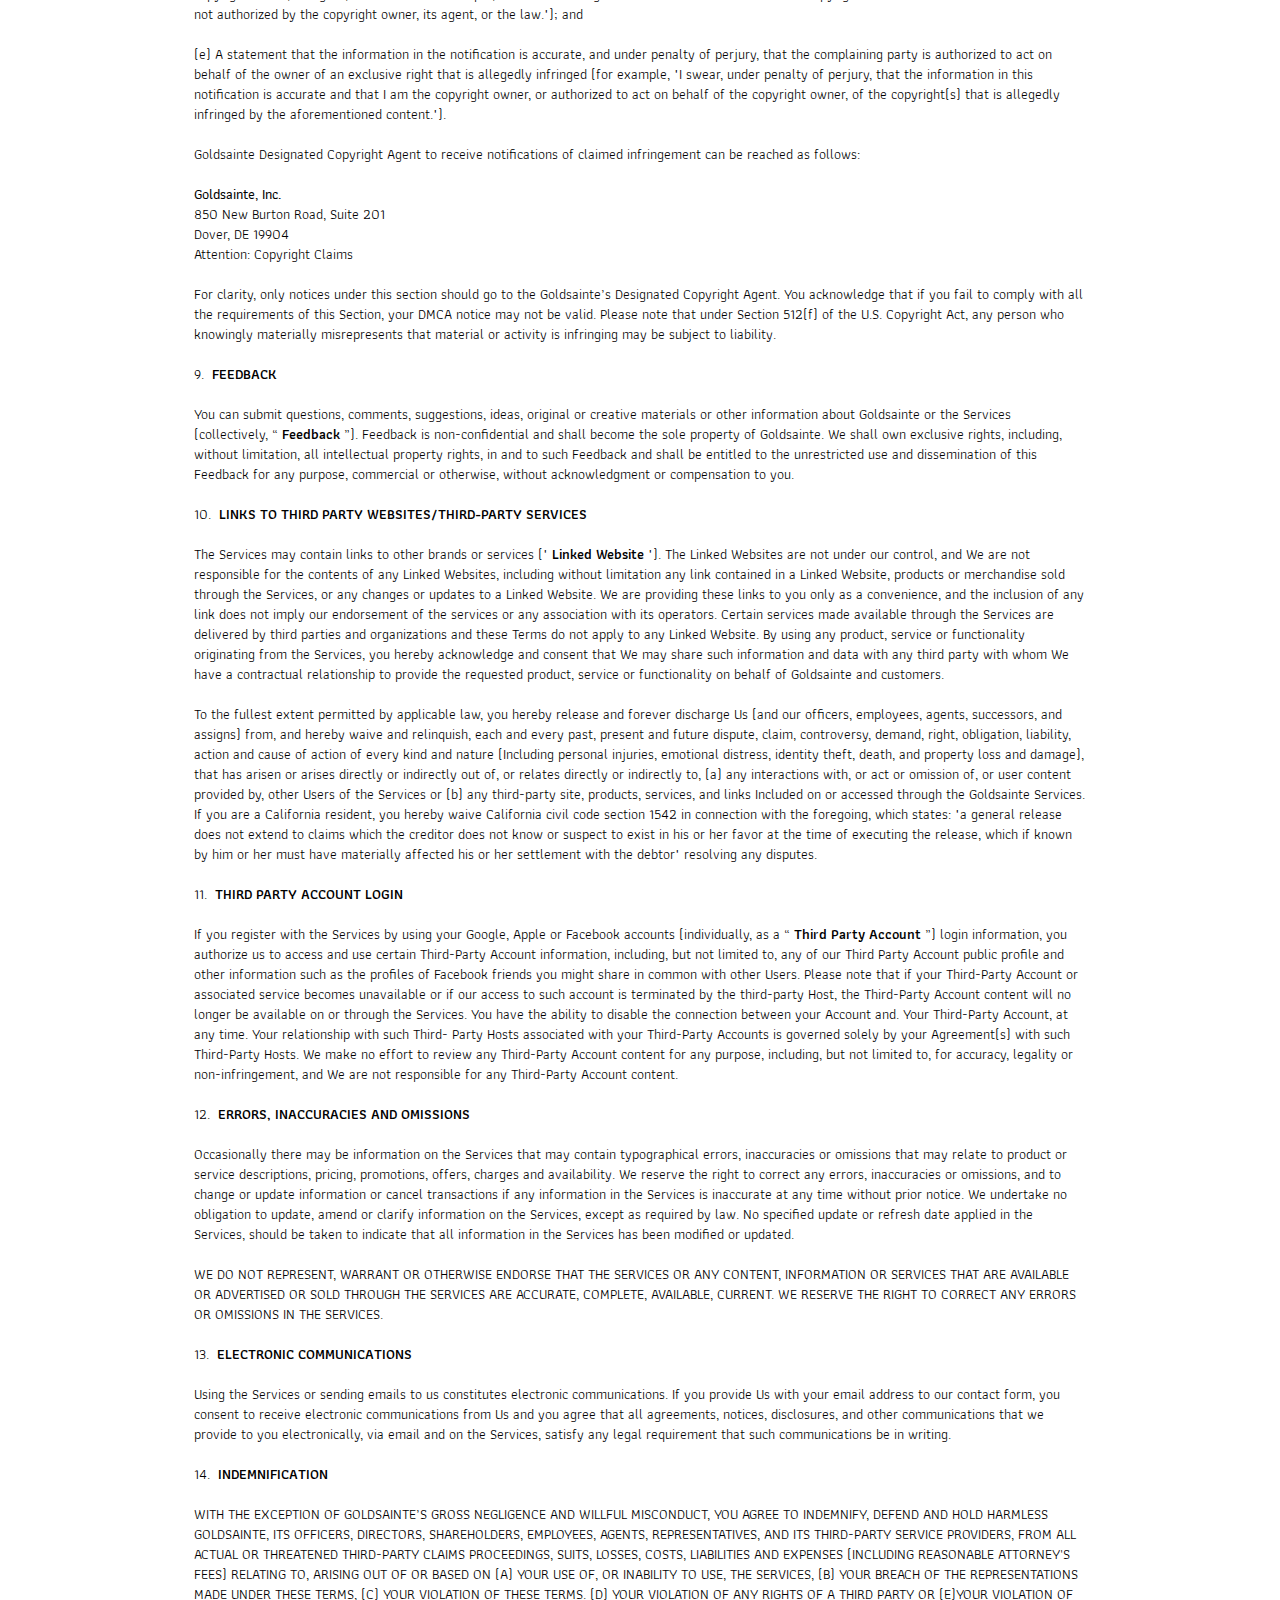
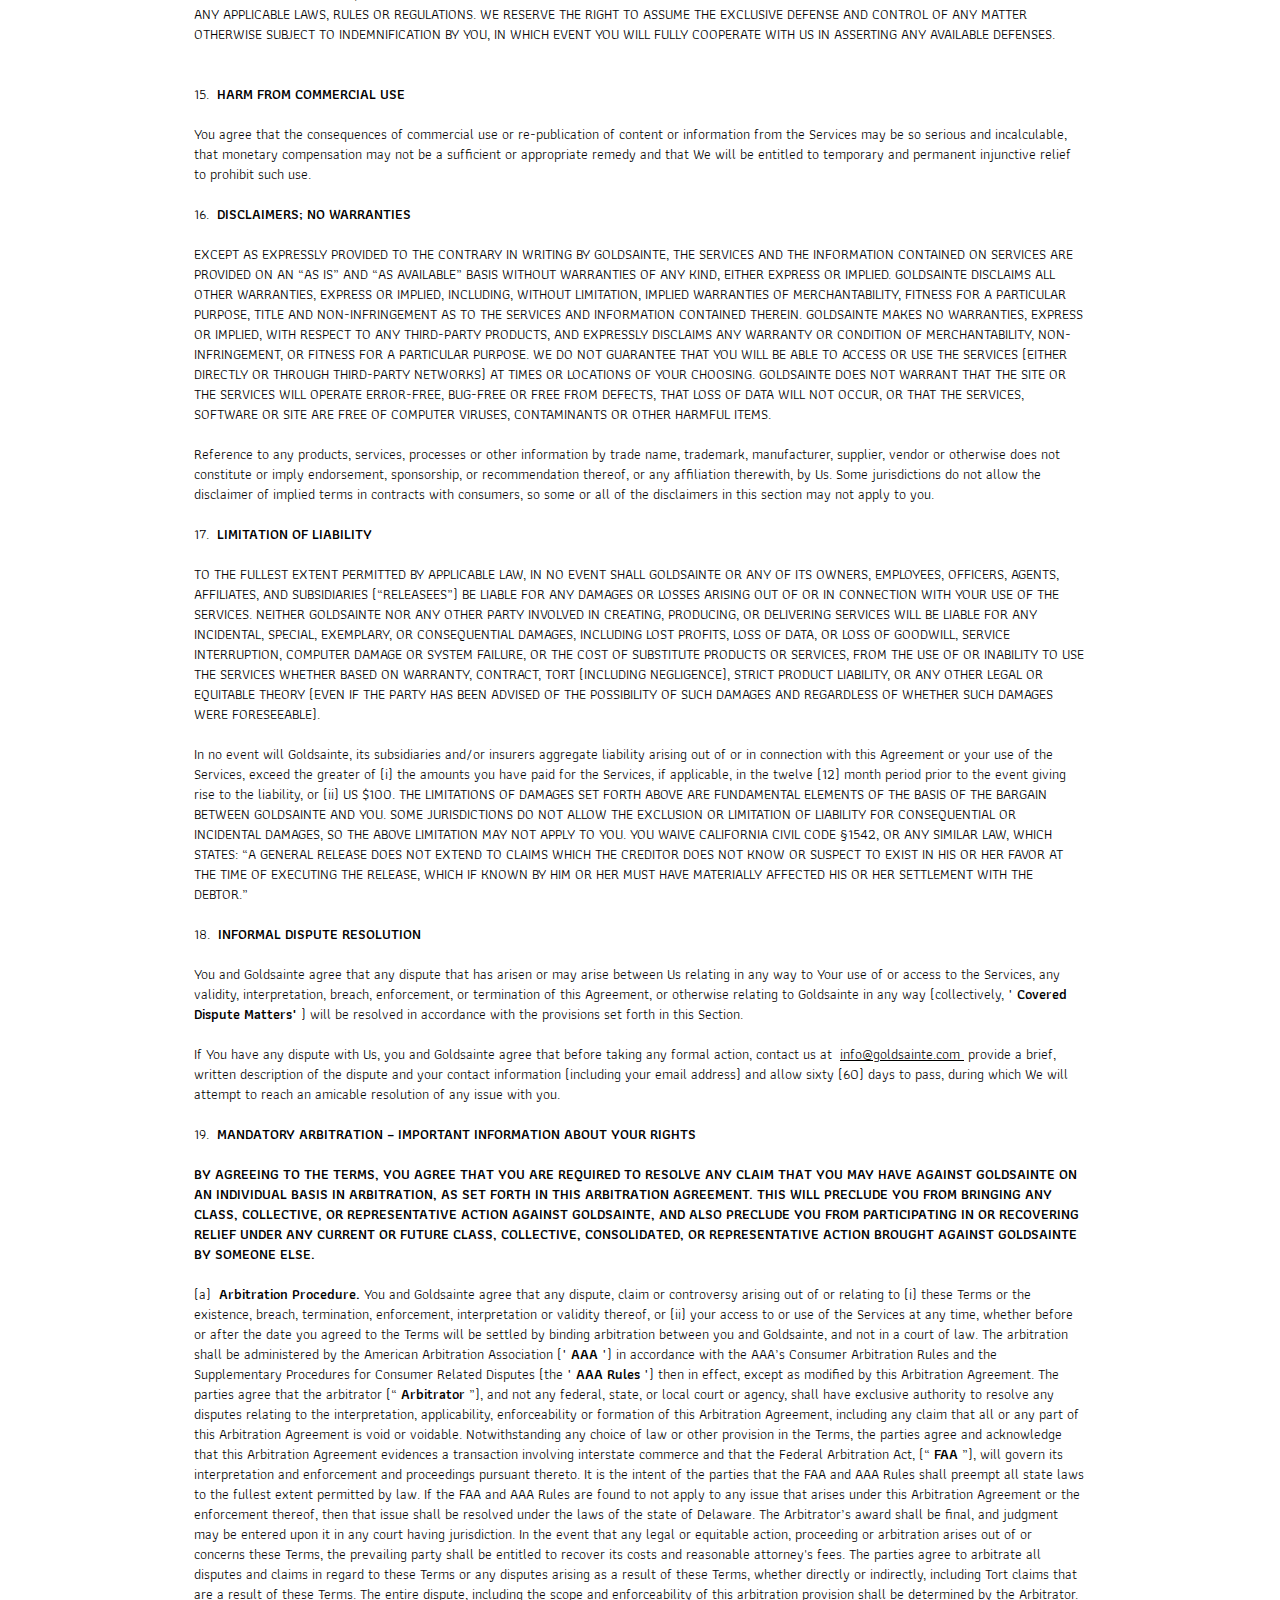
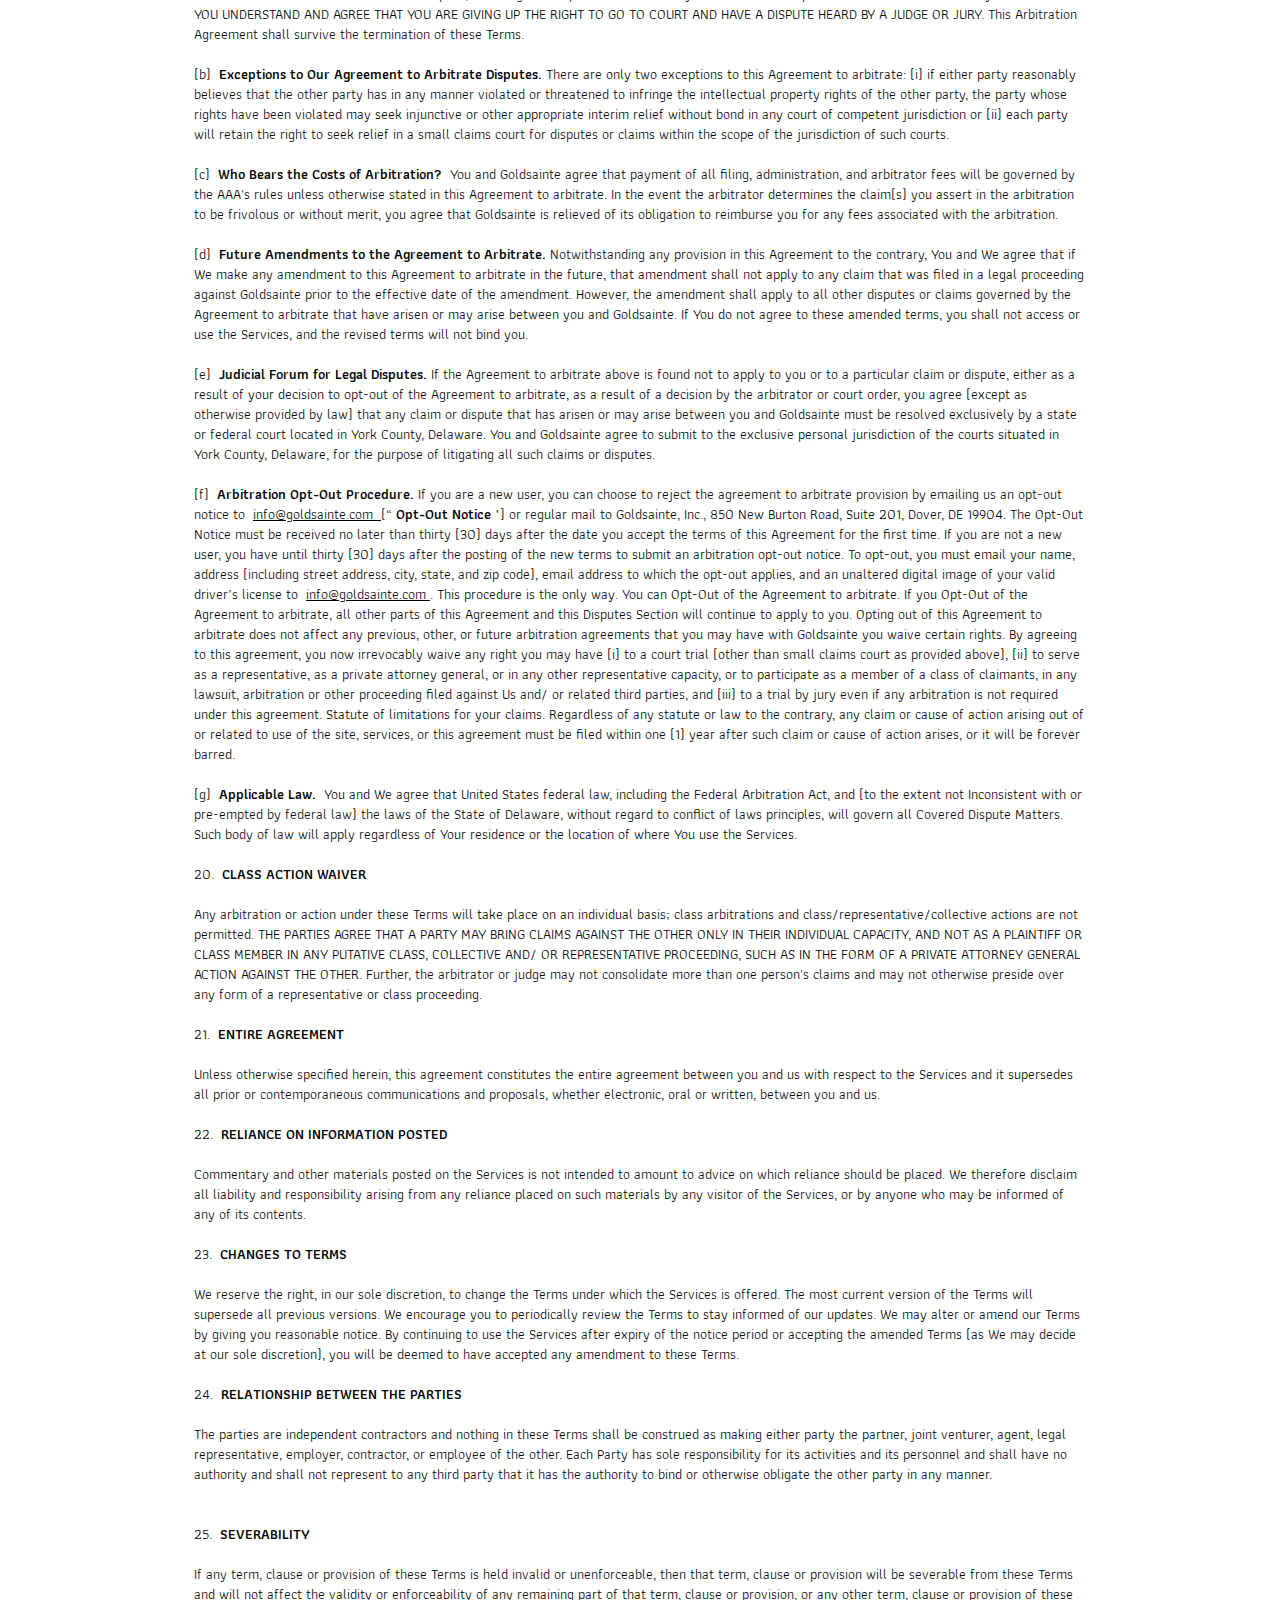
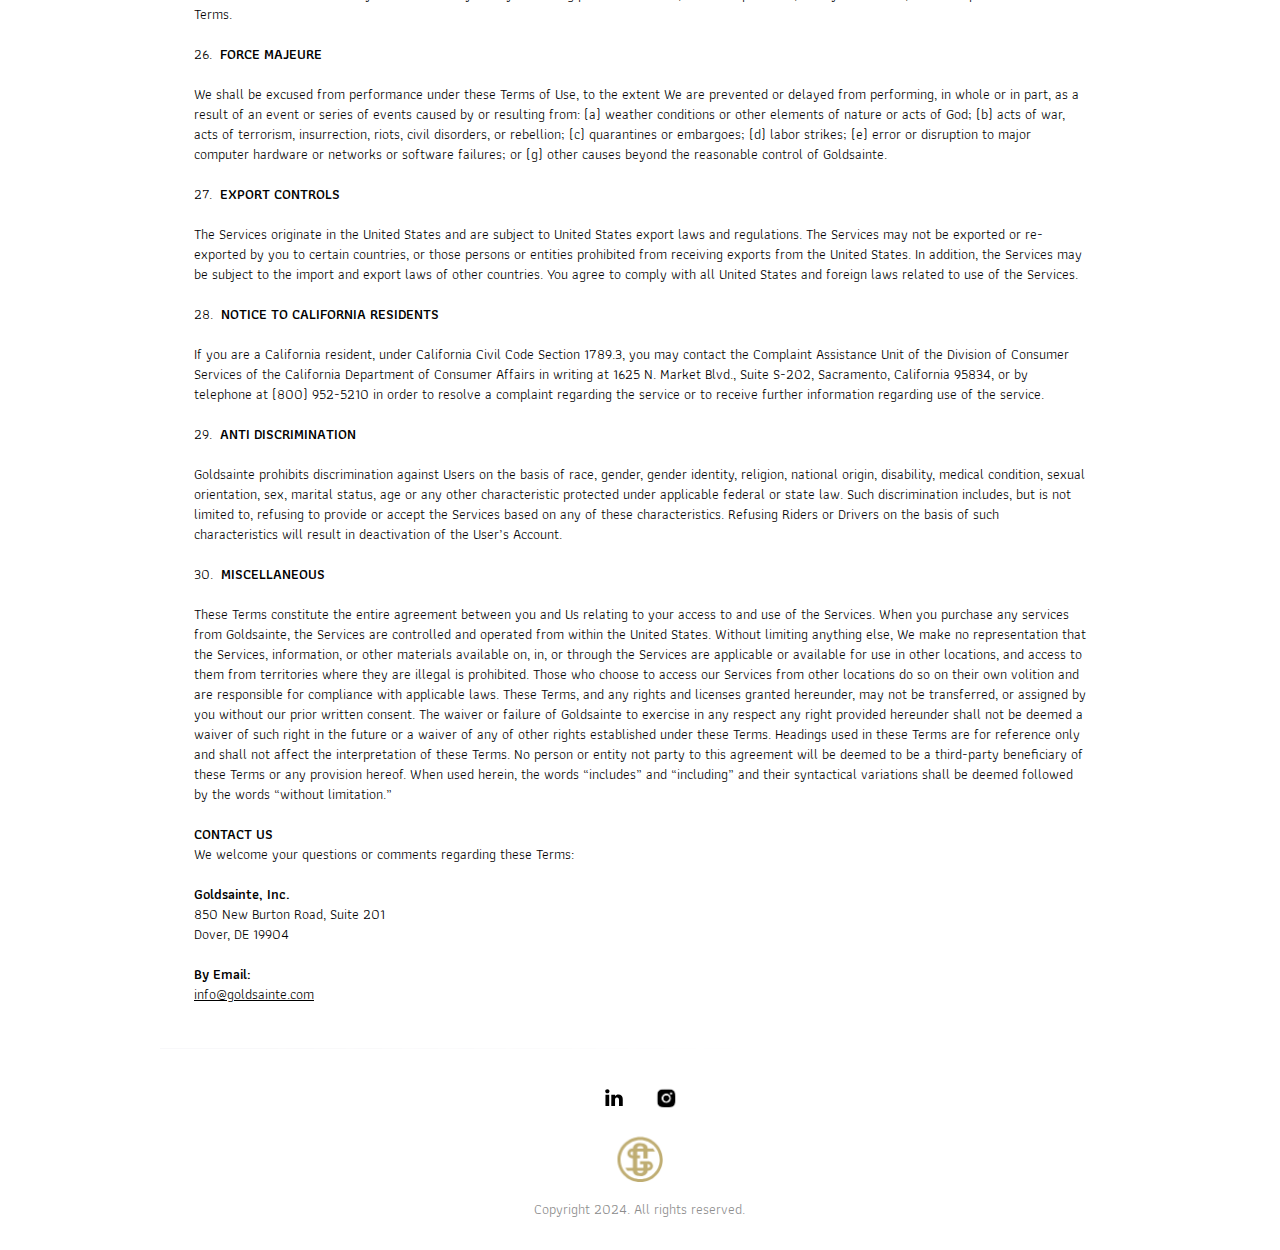
<file: terms-and-conditions.html>
<!DOCTYPE html>
<html>
  <head>
    <title> The World's First Luxury Ride Share App Franchise 
    </title>
    <meta charset="utf-8" />
    <meta name="viewport" content="initial-scale=1, width=device-width" />
    <link rel="icon" href="public/favicon_io/favicon.ico" type="image/xicon"/>
    <link rel="stylesheet" href="./global.css" />
    <link rel="stylesheet" href="./terms-and-conditions.css" />
    <link
      rel="stylesheet"
      href="https://fonts.googleapis.com/css2?family=Arsenal:wght@400;700&display=swap"
    />
    <link
      rel="stylesheet"
      href="https://fonts.googleapis.com/css2?family=Athiti:wght@400;500;600;700&display=swap"
    />
    <link
      rel="stylesheet"
      href="https://fonts.googleapis.com/css2?family=DM Sans:wght@400&display=swap"
    />

    <style>
      @font-face {
        font-family: "Covik Sans";
        src: url("./public/Covik-Sans-Regular.otf");
        font-weight: 400;
      }
      @font-face {
        font-family: "Covik Sans";
        src: url("./public/Covik-Sans-Bold.otf");
        font-weight: 700;
      }
      @font-face {
        font-family: "Covik Sans";
        src: url("./public/Covik-Sans-Regular.otf");
        font-weight: 900;
      }
      @font-face {
        font-family: "Chiffon";
        src: url("./public/Chiffon.otf");
        font-weight: 400;
      }
    </style>
  </head>
  <body>
    <div class="terms-and-conditions">
      <div class="terms-and-conditions-hero">
        <div class="terms-and-conditions-hero-imag"></div>
        <div class="terms-and-conditions-hero-child"></div>
        <div class="terms-and-conditions-hero-item"></div>
        <div class="terms-and-conditions-hero-inner">
          <div class="frame-wrapper25">
            <div class="heading-parent36">
              <div class="heading48">
                THE WORLD'S FIRST LUXURY MEMBERSHIP RIDE SHARE APP
              </div>
              <div class="paragraph104">
                Goldsainte is the world’s first luxury membership ride share app
                that exclusively uses only company-owned Bentley, Rolls Royce,
                Maybach and Infiniti QX80 as ride share vehicles.
              </div>
            </div>
          </div>
        </div>
        <div class="terms-and-conditions-hero-inner1">
          <div class="frame-wrapper26">
            <div class="frame-wrapper27">
              <div class="heading-parent37">
                <div class="heading49">
                  THE WORLD'S FIRST LUXURY MEMBERSHIP RIDE SHARE APP
                </div>
                <div class="paragraph104">
                  Goldsainte is the world’s first luxury membership ride share
                  app that exclusively uses only company-owned Bentley, Rolls
                  Royce, Maybach and Infiniti QX80 as ride share vehicles.
                </div>
              </div>
            </div>
          </div>
        </div>
        <div class="faq-main-logo-nav1">
          <a class="primary-horizontal-logo-gold-f2" href="./index1.html"> </a>
          <button class="hamburger-menu6-frame" id="frameButton">
            <img
              class="hamburger-menu6-icon2"
              alt=""
              src="./public/hamburgermenu2.svg"
            />
          </button>
        </div>
      </div>
      <div class="terms-and-conditions-main-nav">
        <button class="hamburger-menu6-frame" id="frameButton1">
          <img
            class="hamburger-menu6-icon2"
            alt=""
            src="./public/hamburgermenufranchiseinvestment1.svg"
          />
        </button>
      </div>
      <div class="terms-and-conditions-main-logo">
        <a
          class="primary-horizontal-logo-gold-61"
          id="primaryHorizontalLogoGold6" href="./index.html"
        >
        </a>
      </div>
      <div class="terms-and-conditions-h1">
        <div class="terms-and-conditions-heading">
          <div class="terms-and-conditions1">terms and conditions</div>
        </div>
      </div>
      <div class="terms-and-conditions-h2">
        <div class="frame-terms-and-conditions-tex">
          <div class="last-updated-may-container">
            <p class="these-terms-are-important-and">
              <span>
                <span class="last-updated-may">Last Updated: May 5, 2023</span>
              </span>
            </p>
            <p class="these-terms-are-important-and">
              <span>
                <span class="these-terms-and"> </span>
              </span>
            </p>
            <p class="these-terms-are-important-and">
              <span>
                <span class="these-terms-and"
                  >This website is operated by Goldsainte, Inc., (hereinafter,
                  “Goldsainte”, “</span
                >
                <span class="last-updated-may">We</span>
                <span class="these-terms-and">”, or “</span>
                <span class="last-updated-may">Us</span>
                <span class="these-terms-and"
                  >”). These terms and conditions (the “</span
                >
                <span class="last-updated-may">Terms</span>
                <span
                  >”) govern your access to the Goldsainte website https://
                </span>
              </span>
              <a
                class="wwwgoldsaintecom"
                href="https://experiencegoldsainte.com/"
                target="_blank"
              >
                <span>
                  <span>
                    <span class="wwwgoldsaintecom1">www.goldsainte.com/</span>
                  </span>
                </span>
              </a>
              <span>
                <span>
                  and any other mobile applications, web services owned,
                  controlled, or offered by Goldsainte now or in the future (all
                  collectively referred to as, the "Services").  The term “You”
                  or “User” shall refer to any individual that views, uses,
                  accesses, browses or submits any content or material to the
                  Services. 
                </span>
              </span>
            </p>
            <p class="these-terms-are-important-and">
              <span>
                <span>  </span>
              </span>
            </p>
            <p class="these-terms-are-important-and">
              <span>
                <span
                  >These Terms are important and affect your legal rights, so
                  please read them carefully.  Note that these Terms contain a 
                </span>
                <span class="mandatory-arbitration-provisio"
                  >mandatory arbitration provision</span
                >
                <span class="these-terms-and"
                  > that requires the use of arbitration on an individual basis
                  and limits the remedies available to you in the event of
                  certain disputes.</span
                >
              </span>
            </p>
            <p class="these-terms-are-important-and">
              <span>
                <span class="these-terms-and"> </span>
              </span>
            </p>
            <p class="these-terms-are-important-and">
              <span>
                <span class="these-terms-and"
                  >The Services are offered to you conditioned on your
                  acceptance without modification of Terms contained herein.
                  Certain features, services or tools of the Services may be
                  subject to additional guidelines, terms, or rules, which will
                  be posted with those features and are a part of these Terms.
                  Your use of the Services constitutes your agreement to all
                  such Terms. Please read these terms carefully and keep a copy
                  of them for your reference. </span
                >
              </span>
            </p>
            <p class="these-terms-are-important-and">
              <span>
                <span class="these-terms-and"> </span>
              </span>
            </p>
            <p class="these-terms-are-important-and">
              <span>
                <span class="last-updated-may"
                  >YOU ACKNOWLEDGE AND AGREE THAT BY ACCESSING, USING,
                  CONSUMMATING A FINANCIAL TRANSACTION, OR BROWSING THE
                  SERVICES, YOU ARE AFFIRMING THAT YOU HAVE READ, UNDERSTAND AND
                  AGREE TO BE BOUND BY THESE TERMS, WHETHER OR NOT YOU HAVE
                  REGISTERED WITH THE SERVICES. IF YOU DO NOT AGREE TO THESE
                  TERMS, THEN YOU HAVE NO RIGHT TO ACCESS OR USE THE
                  SERVICES.</span
                >
              </span>
            </p>
            <p class="these-terms-are-important-and">
              <span>
                <span class="these-terms-and"> </span>
              </span>
            </p>
            <p class="these-terms-are-important-and">
              <span>
                <span class="last-updated-may">PRIVACY POLICY</span>
              </span>
            </p>
            <p class="these-terms-are-important-and">
              <span>
                <span class="these-terms-and"
                  >Your use of the Services is subject to the Goldsainte Privacy
                  Policy. Please review our </span
                >
                <span class="these-terms-and">
                  <span class="wwwgoldsaintecom1">Privacy Policy</span>
                </span>
                <span class="these-terms-and"
                  >, which also governs the Services and informs Users of our
                  data collection practices. </span
                >
              </span>
            </p>
            <p class="these-terms-are-important-and">
              <span>
                <span class="these-terms-and"> </span>
              </span>
            </p>
            <p class="these-terms-are-important-and">
              <span>
                <span class="these-terms-and">1. </span>
                <span class="last-updated-may">USE OF OUR SERVICES</span>
              </span>
            </p>
            <p class="these-terms-are-important-and">
              <span>
                <span class="these-terms-and"> </span>
              </span>
            </p>
            <p class="these-terms-are-important-and">
              <span>
                <span class="these-terms-and"
                  >Goldsainte is a mobile application and service platform that
                  features ground transportation as a luxury rideshare
                  membership club, exclusively utilizing Bentley, Maybach, Rolls
                  Royce and other luxury vehicles for its clients. Goldsainte
                  also provides an online car sharing platform that connects
                  vehicle owners with individuals seeking to book luxury
                  vehicles.  </span
                >
              </span>
            </p>
            <p class="these-terms-are-important-and">
              <span>
                <span class="these-terms-and"> </span>
              </span>
            </p>
            <p class="these-terms-are-important-and">
              <span>
                <span class="these-terms-and"
                  >Subject to your compliance with its obligations under these
                  Terms, we will provide you with access to the Services. Access
                  to the Services is permitted on a temporary basis, and we
                  reserve the right to withdraw or amend the service we provide
                  without notice. We will not be liable if for any reason our
                  Services are unavailable at any time or for any period.</span
                >
              </span>
            </p>
            <p class="these-terms-are-important-and">
              <span>
                <span class="these-terms-and"> </span>
              </span>
            </p>
            <p class="these-terms-are-important-and">
              <span>
                <span class="these-terms-and"> </span>
              </span>
            </p>
            <p class="these-terms-are-important-and">
              <span>
                <span class="these-terms-and">(a) </span>
                <span class="mandatory-arbitration-provisio"
                  >Luxury Ridesharing</span
                >
              </span>
            </p>
            <p class="these-terms-are-important-and">
              <span>
                <span class="these-terms-and"> </span>
              </span>
            </p>
            <p class="these-terms-are-important-and">
              <span>
                <span class="these-terms-and"
                  >Users may request and schedule transportation with certain
                  drivers available through the Services. In certain instances,
                  the Services may also include an option to receive
                  transportation for an upfront price, subject to acceptance by
                  the respective drivers (the “</span
                >
                <span class="last-updated-may">Transportation Services</span>
                <span class="these-terms-and">”).</span>
              </span>
            </p>
            <p class="these-terms-are-important-and">
              <span>
                <span class="these-terms-and"> </span>
              </span>
            </p>
            <p class="these-terms-are-important-and">
              <span>
                <span class="these-terms-and">As used in this section, “</span>
                <span class="last-updated-may">Drivers</span>
                <span class="these-terms-and"
                  >” shall refer to such persons providing third-party
                  independent transportation services through our Services.
                  “</span
                >
                <span class="last-updated-may">Riders</span>
                <span class="these-terms-and"
                  >” shall refer to any person who requests and is seeking a
                  Driver through the Services. Under this Agreement Riders and
                  Drivers are both users of the Services and are hereinafter
                  referred to collectively as "Users."</span
                >
              </span>
            </p>
            <p class="these-terms-are-important-and">
              <span>
                <span class="these-terms-and"> </span>
              </span>
            </p>
            <p class="these-terms-are-important-and">
              <span>
                <span class="these-terms-and">(i) </span>
                <span class="last-updated-may">Eligibility.</span>
                <span class="these-terms-and">
                  Riders under the age of eighteen (18) will not receive
                  transportation services from Drivers unless they are
                  accompanied by a parent or a guardian. </span
                >
              </span>
            </p>
            <p class="these-terms-are-important-and">
              <span>
                <span class="these-terms-and"> </span>
              </span>
            </p>
            <p class="these-terms-are-important-and">
              <span>
                <span class="these-terms-and">(ii) </span>
                <span class="last-updated-may">Damages.</span>
                <span class="these-terms-and">
                  Riders shall be responsible for the cost of repair for damage
                  to, or necessary cleaning of, vehicles and property resulting
                  from use of the Services in excess of normal "wear and tear"
                  damages and necessary cleaning ("</span
                >
                <span class="last-updated-may">Repair or Cleaning</span>
                <span class="these-terms-and"
                  >"). In the event that a Repair or Cleaning request is
                  verified by Goldsainte, Goldsainte reserves the right to
                  facilitate payment for the reasonable cost of such Repair or
                  Cleaning using the payment method designated in your
                  Account. </span
                >
              </span>
            </p>
            <p class="these-terms-are-important-and">
              <span>
                <span class="these-terms-and"> </span>
              </span>
            </p>
            <p class="these-terms-are-important-and">
              <span>
                <span class="these-terms-and">(b) </span>
                <span class="mandatory-arbitration-provisio"
                  >Peer-to-Peer Car Sharing</span
                >
              </span>
            </p>
            <p class="these-terms-are-important-and">
              <span>
                <span class="these-terms-and"> </span>
              </span>
            </p>
            <p class="these-terms-are-important-and">
              <span>
                <span class="these-terms-and"
                  >As used in this Section, a “Host” shall mean vehicle owners
                  who are sharing their vehicles  with individuals seeking car
                  sharing (a “</span
                >
                <span class="last-updated-may">Driver</span>
                <span class="these-terms-and"
                  >"). Under this Agreement Hosts and Drivers are both users of
                  the Services and are hereinafter referred to collectively as
                  "</span
                >
                <span class="last-updated-may">Users</span>
                <span class="these-terms-and">." </span>
              </span>
            </p>
            <p class="these-terms-are-important-and">
              <span>
                <span class="these-terms-and"> </span>
              </span>
            </p>
            <p class="these-terms-are-important-and">
              <span>
                <span class="these-terms-and">(i) </span>
                <span class="last-updated-may">Eligibility.</span>
                <span class="these-terms-and"
                  > Our Services are intended solely for persons who are 21 or
                  older, except in jurisdictions where people aged 18 and older
                  may rent/book vehicles. Any use of the Services by anyone that
                  does not meet these age requirements is expressly
                  prohibited.</span
                >
              </span>
            </p>
            <p class="these-terms-are-important-and">
              <span>
                <span class="these-terms-and"> </span>
              </span>
            </p>
            <p class="these-terms-are-important-and">
              <span>
                <span class="these-terms-and">(ii) </span>
                <span class="last-updated-may"
                  >Verification and Acceptance.</span
                >
                <span class="these-terms-and"
                  > When you list or book a vehicle on the Services, you provide
                  us with certain information about yourself to enable us to
                  verify your identity in order to become an “</span
                >
                <span class="last-updated-may">Accepted Driver</span>
                <span class="these-terms-and"
                  >” on the Services. You promise to provide complete and
                  accurate information to Goldsainte about yourself and your
                  vehicle(s), if applicable. Where permitted, We have the right,
                  but not the obligation, to undertake screenings, checks, and
                  processes designed to help verify or check the identities
                  and/or backgrounds of users and vehicles, including driving
                  history and driver’s license validity. We do not endorse any
                  vehicle, user, or a user’s background, or commit to undertake
                  any specific screening process. Goldsainte may in its sole
                  discretion use third party services to verify the information
                  you provide to us and to obtain additional related information
                  and corrections where applicable, and you hereby authorize
                  Goldsainte to request, receive, use, and store such
                  information. Goldsainte may accept or reject your application
                  to become an Accepted Driver in its sole and absolute
                  discretion. Goldsainte may, but does not commit to, undertake
                  efforts to ensure the safety of vehicles shared through the
                  Services. We do not make any representations about, confirm,
                  or endorse the safety or roadworthiness of any vehicles beyond
                  our policies that require vehicle owners to ensure their
                  vehicles are in safe and operable condition, legally
                  registered to be driven on public roads, have a clean
                  (non-salvaged/non-branded/non-washed/non-written off) title,
                  not subject to any applicable safety recalls, and otherwise
                  satisfy our eligibility requirements.</span
                >
              </span>
            </p>
            <p class="these-terms-are-important-and">
              <span>
                <span class="these-terms-and"> </span>
              </span>
            </p>
            <p class="these-terms-are-important-and">
              <span>
                <span class="these-terms-and">(iii) </span>
                <span class="last-updated-may">Compliance.</span>
                <span class="these-terms-and">
                  You agree that you will always use your Account and the
                  Services in compliance with these Terms, applicable law, and
                  any other policies and standards provided to you by Us. As a
                  Host,  you commit that you will provide a safe and legally
                  registered and insured vehicle, with a clean
                  (non-salvage/branded/written off) title, in good mechanical
                  condition, on time to the Accepted Driver and will not list
                  your vehicle on any other car sharing marketplace. As a
                  Driver, you commit that you’ll be a legally licensed driver
                  and provide proof to the host of a current, valid driver’s
                  license, who will treat the vehicle well and will take all
                  reasonable measures to return the vehicle on time and in
                  essentially the same condition as received. When using the
                  Services, you agree you will not:</span
                >
              </span>
            </p>
            <p class="these-terms-are-important-and">
              <span>
                <span class="these-terms-and">&nbsp;</span>
              </span>
            </p>
            <p class="these-terms-are-important-and">
              <span>
                <span class="these-terms-and"
                  >•  Provide a false name, date of birth, driver’s license,
                  payment method, credit card, insurance, or other personal
                  information;</span
                >
              </span>
            </p>
            <p class="these-terms-are-important-and">
              <span>
                <span class="these-terms-and"
                  >•  Make a claim, or respond to a claim (for example about
                  damage to a vehicle), with false or misleading
                  information;</span
                >
              </span>
            </p>
            <p class="these-terms-are-important-and">
              <span>
                <span class="these-terms-and"
                  >•  Offer, as a Host, any vehicle that you do not yourself own
                  or have authority to share;</span
                >
              </span>
            </p>
            <p class="these-terms-are-important-and">
              <span>
                <span class="these-terms-and"
                  >•  Offer, as a Host, any vehicle that may not be shared for
                  compensation pursuant to the terms and conditions of an
                  agreement with a third party, including, but not limited to, a
                  lease or financing agreement;</span
                >
              </span>
            </p>
            <p class="these-terms-are-important-and">
              <span>
                <span class="these-terms-and"
                  >•  Offer, as a Host, any vehicle that has a salvaged,
                  branded, written off, washed, or unclean title or that is not
                  safe, legally registered, or not insured to be driven on
                  public roads;</span
                >
              </span>
            </p>
            <p class="these-terms-are-important-and">
              <span>
                <span class="these-terms-and"
                  >•  Book or drive any vehicle without a valid driver’s
                  license;</span
                >
              </span>
            </p>
            <p class="these-terms-are-important-and">
              <span>
                <span class="these-terms-and"
                  >•  Create any listing with false or misleading information,
                  or any listing with a price that you do not intend to
                  honor;</span
                >
              </span>
            </p>
            <p class="these-terms-are-important-and">
              <span>
                <span class="these-terms-and"
                  >•  Register for a Goldsainte Account on behalf of an
                  individual other than yourself; or</span
                >
              </span>
            </p>
            <p class="these-terms-are-important-and">
              <span>
                <span class="these-terms-and"
                  >•  Impersonate any person or entity, or falsify or otherwise
                  misrepresent yourself or your affiliation with any person or
                  entity;</span
                >
              </span>
            </p>
            <p class="these-terms-are-important-and">
              <span>
                <span class="these-terms-and"
                  >•  Allow anyone other than an Accepted Driver with whom you
                  are traveling to drive the vehicle you have booked;</span
                >
              </span>
            </p>
            <p class="these-terms-are-important-and">
              <span>
                <span class="these-terms-and"
                  >•  Leave a vehicle unlocked or running with the keys inside,
                  except where instructed to do so directly by us in certain
                  limited circumstances.</span
                >
              </span>
            </p>
            <p class="these-terms-are-important-and">
              <span>
                <span class="these-terms-and"> </span>
              </span>
            </p>
            <p class="these-terms-are-important-and">
              <span>
                <span class="these-terms-and">(iv) </span>
                <span class="last-updated-may">Use of Vehicles.</span>
                <span class="these-terms-and"
                  > When you book a vehicle from a Host through the Services,
                  you must use the vehicle only for your personal use and not
                  for any commercial purposes. You may not access a vehicle
                  until the beginning of your reservation period, and you must
                  return the vehicle on time and in the correct location. You
                  must present the Host with a current, valid driver’s license.
                  You must exercise reasonable care in your use of the
                  vehicle. </span
                >
                <span class="mandatory-arbitration-provisio"
                  >You are required at all times to operate the vehicle safely,
                  and in compliance with all applicable laws, including without
                  limitation, speed limits and prohibitions on impaired or
                  distracted driving.</span
                >
                <span class="these-terms-and"
                  > In the event we have any concern about your use of a
                  vehicle, We may terminate your reservation in its discretion
                  at any time and require the return of the vehicle, including
                  recovering the vehicle on behalf of the Host. You are required
                  to wear seat belts during the operation of the vehicle and to
                  require that all of the passengers in the vehicle wear seat
                  belts. You are also required to meet any laws or regulations
                  concerning child safety seats and other requirements for
                  children. You must not leave the car unlocked with the keys in
                  an unsecure location, or in the ignition. You will be fully
                  financially responsible for any claims, loss, or damage
                  related to your misuse of a vehicle. You acknowledge that
                  using a vehicle in a prohibited manner or otherwise breaching
                  the Agreement may lower available liability coverage to legal
                  minimum limits, or nullify coverage, and may furthermore
                  nullify any comprehensive or collision protection and/or
                  protection plan where allowed by applicable law.</span
                >
              </span>
            </p>
            <p class="these-terms-are-important-and">
              <span>
                <span class="these-terms-and"> </span>
              </span>
            </p>
            <p class="these-terms-are-important-and">
              <span>
                <span class="last-updated-may"
                  >Except as otherwise provided herein, Drivers and Hosts agree
                  that nothing in these Terms constitutes an actual or purported
                  transfer or assignment of any right or interest in a vehicle
                  shared through the Services.</span
                >
              </span>
            </p>
            <p class="these-terms-are-important-and">
              <span>
                <span class="these-terms-and"> </span>
              </span>
            </p>
            <p class="these-terms-are-important-and">
              <span>
                <span class="these-terms-and">(v) </span>
                <span class="last-updated-may">Booking a Vehicle.</span>
                <span class="these-terms-and"
                  > Goldsainte solely provides a platform for individuals to
                  connect and serves as a medium to facilitate the provision of
                  peer-to-peer car sharing. Drivers are solely responsible for
                  selecting the vehicle. You are solely responsible for
                  evaluating and determining the suitability of any Hosts. All
                  Users understand and acknowledge that we may but are not in
                  the obligation to conduct background checks on Users.</span
                >
              </span>
            </p>
            <p class="these-terms-are-important-and">
              <span>
                <span class="these-terms-and"> </span>
              </span>
            </p>
            <p class="these-terms-are-important-and">
              <span>
                <span class="these-terms-and"
                  >We make no representations or warranties whatsoever the
                  vehicles offered or provided by Hosts, except that the
                  vehicles listed by Hosts meet out requirements to be listed on
                  the Services. You understand that we do not routinely screen
                  Users, inquire into the background of its Users or attempt to
                  verify information provided by any User. Goldsainte does not
                  assume any responsibility for the accuracy or reliability of
                  information provided through the Services. You acknowledge,
                  agree, and understand that Goldsainte is not a party to the
                  relationship or any dealings between you and another
                  User. </span
                >
              </span>
            </p>
            <p class="these-terms-are-important-and">
              <span>
                <span class="these-terms-and"> </span>
              </span>
            </p>
            <p class="these-terms-are-important-and">
              <span>
                <span class="these-terms-and"
                  >Notwithstanding the foregoing, we may, but are not obligated
                  to, check the background and experience of Hosts via
                  third-party background check services and first party
                  interviews, including but not limited to a verification of
                  identity and criminal background check, and may terminate a
                  Host based on any information discovered during such
                  background checks and first party interviews. However, when
                  you apply to become an Accepted Driver or at any time after
                  where We reasonably believe there may be an increased level of
                  risk associated with your Account, you hereby provide
                  Goldsainte with written instructions and authorization in
                  accordance with the Fair Credit Reporting Act, applicable
                  consumer reporting laws, or any similar laws to obtain your
                  personal and/or business auto insurance score, credit report
                  and/or conduct a background check, including a criminal
                  background check where permissible under applicable law.
                  NEITHER GOLDSAINTE NOR ITS AFFILIATES OR LICENSORS ARE
                  RESPONSIBLE FOR THE CONDUCT, WHETHER ONLINE OR OFFLINE, OF ANY
                  USER OF THE SERVICES AND YOU HEREBY RELEASE GOLDSAINTE AND ITS
                  AFFILIATES OR LICENSORS FROM ANY LIABILITY RELATED THERETO.
                  GOLDSAINTE AND ITS AFFILIATES AND LICENSORS WILL NOT BE LIABLE
                  FOR ANY CLAIM, INJURY OR DAMAGE ARISING IN CONNECTION WITH
                  YOUR USE OF THE SERVICES.</span
                >
              </span>
            </p>
            <p class="these-terms-are-important-and">
              <span>
                <span class="these-terms-and"> </span>
              </span>
            </p>
            <p class="these-terms-are-important-and">
              <span>
                <span class="these-terms-and">• </span>
                <span class="last-updated-may">Vehicle Return.</span>
                <span class="these-terms-and"
                  > Driver’s must return the vehicle booked at the time and
                  place agreed upon with the host and/or designated in your
                  reservation or otherwise obtain an extension of the
                  reservation through the Services.</span
                >
              </span>
            </p>
            <p class="these-terms-are-important-and">
              <span>
                <span class="these-terms-and"> </span>
              </span>
            </p>
            <p class="these-terms-are-important-and">
              <span>
                <span class="these-terms-and">• </span>
                <span class="last-updated-may">Repossession.</span>
                <span class="these-terms-and"
                  > Goldsainte, or its designated agent, or the Host may
                  repossess any vehicle booked through the Services without
                  demand, at the Driver’s expense, if the vehicle is not
                  returned by the end of the reservation, is found illegally
                  parked, apparently abandoned, or used in violation of
                  applicable law or these Terms.</span
                >
              </span>
            </p>
            <p class="these-terms-are-important-and">
              <span>
                <span class="these-terms-and"> </span>
              </span>
            </p>
            <p class="these-terms-are-important-and">
              <span>
                <span class="these-terms-and">• </span>
                <span class="last-updated-may">Missing Vehicles.</span>
                <span class="these-terms-and">
                  If a vehicle you have booked through the Services goes missing
                  and/or is stolen during the reservation period (or extension
                  period), you must immediately return the original ignition key
                  to the host; file a police report immediately after
                  discovering the vehicle is missing or stolen, but in no event
                  more than 24 hours after discovering it has gone missing; and
                  cooperate fully with the Host, law enforcement, and other
                  authorities in all matters related to the
                  investigation. </span
                >
              </span>
            </p>
            <p class="these-terms-are-important-and">
              <span>
                <span class="these-terms-and"> </span>
              </span>
            </p>
            <p class="these-terms-are-important-and">
              <span>
                <span class="these-terms-and">2. </span>
                <span class="last-updated-may"
                  >REGISTRATION, ACCOUNT AND COMMUNICATION PREFERENCES</span
                >
              </span>
            </p>
            <p class="these-terms-are-important-and">
              <span>
                <span class="these-terms-and"> </span>
              </span>
            </p>
            <p class="these-terms-are-important-and">
              <span>
                <span class="these-terms-and"
                  >In order to access and use the Services, you may need to have
                  an account with us (the “</span
                >
                <span class="last-updated-may">Account</span>
                <span class="these-terms-and"
                  >”). We may maintain different types of Accounts for different
                  types of Users. By creating an Account, you agree to (i)
                  provide accurate, current and complete account information
                  about yourself as necessary, (ii) maintain and promptly update
                  from time to time as necessary your Account information, (iii)
                  maintain the security of your password and accept all risks of
                  unauthorized access to your Account and the information you
                  provide to Us, and (iv) immediately notify Us if you discover
                  or otherwise suspect any security breaches related to your
                  Account. In creating an Account, you represent that you are of
                  legal age to form a binding contract and are not a person
                  barred from receiving services under the laws of the United
                  States or any other applicable jurisdiction. We reserve the
                  right to suspend or terminate your Account if any information
                  provided during the registration process or thereafter proves
                  to be inaccurate, false or misleading. </span
                >
              </span>
            </p>
            <p class="these-terms-are-important-and">
              <span>
                <span class="these-terms-and"> </span>
              </span>
            </p>
            <p class="these-terms-are-important-and">
              <span>
                <span class="these-terms-and">(a) </span>
                <span class="last-updated-may">Communication Preferences.</span>
                <span class="these-terms-and"
                  > By creating an Account, you also consent to receive
                  electronic communications from us (e.g., via email or by
                  posting notices to the Services). These communications may
                  include notices about your Account (e.g., password changes,
                  updates and other transactional information) and are part of
                  your relationship with us.  You agree that any notices,
                  agreements, disclosures or other communications that we send
                  to you electronically will satisfy any legal communication
                  requirements, including, but not limited to, that such
                  communications be in writing. </span
                >
              </span>
            </p>
            <p class="these-terms-are-important-and">
              <span>
                <span class="these-terms-and"> </span>
              </span>
            </p>
            <p class="these-terms-are-important-and">
              <span>
                <span class="these-terms-and">(b) </span>
                <span class="last-updated-may"
                  >Account Information; Updates.</span
                >
                <span class="these-terms-and"
                  > You agree to provide current, complete, and accurate payment
                  and account information for your Account. You promise to
                  update the information you have provided to Goldsainte in the
                  event of any changes to your driving record, contact
                  information, or background. Specifically with respect to your
                  contact information, Goldsainte may deliver notices to you at
                  the most recent email, telephone, or address provided by you,
                  and those notices will be considered valid even if you no
                  longer maintain the email account, telephone number, or
                  receive mail at that address unless you provide updated
                  contact information to us. </span
                >
              </span>
            </p>
            <p class="these-terms-are-important-and">
              <span>
                <span class="these-terms-and"> </span>
              </span>
            </p>
            <p class="these-terms-are-important-and">
              <span>
                <span class="these-terms-and">(c) </span>
                <span class="last-updated-may"
                  >Account Access and Security.</span
                >
                <span class="these-terms-and"
                  > Also, you are, and will be solely responsible for, all of
                  the activity that occurs through your Account, so please keep
                  your password and Account information secure. You agree that
                  you will not disclose your password to any third party and
                  that you will take sole responsibility for any activities or
                  actions under your Account, whether or not you have authorized
                  such activities or actions. You will immediately notify
                  Goldsainte of any actual or suspected unauthorized use of your
                  Account. We are not responsible for your failure to comply
                  with this clause, or for any delay in shutting down or
                  protecting your Account after you have reported unauthorized
                  access to us. We reserve the right to suspend the provision of
                  the Services or any part thereof, if any information provided
                  during the registration process or thereafter proves to be
                  inaccurate, false, or misleading. You are responsible for all
                  charges incurred under your Account, whether made by you or
                  another person using your Account.   You may not assign or
                  otherwise transfer your Account to any other person or entity.
                  You acknowledge that we are not responsible for third party
                  access to your account that results from theft or
                  misappropriation of your account. We reserve the right to
                  refuse or cancel service, terminate accounts, or remove or
                  edit content from the Services if in our opinion, you have
                  failed to comply with any of the provisions of these
                  Terms.</span
                >
              </span>
            </p>
            <p class="these-terms-are-important-and">
              <span>
                <span class="these-terms-and"> </span>
              </span>
            </p>
            <p class="these-terms-are-important-and">
              <span>
                <span class="these-terms-and">3. </span>
                <span class="last-updated-may">ACCESS TO THE SERVICES</span>
              </span>
            </p>
            <p class="these-terms-are-important-and">
              <span>
                <span class="these-terms-and"> </span>
              </span>
            </p>
            <p class="these-terms-are-important-and">
              <span>
                <span class="these-terms-and"
                  >We shall use commercially reasonable efforts to ensure the
                  availability of the Services, except that we shall not be
                  liable for: (a) scheduled downtime; or (b) any unavailability
                  caused directly or indirectly by circumstances beyond our
                  reasonable control, including without limitation, (i) a force
                  majeure event; (ii) Internet host, webhosting, cloud computing
                  platform, or public telecommunications network failures or
                  delays, or denial of service attacks; (iii) a fault or failure
                  of your computer systems or networks; or (iv) any breach by of
                  these Terms by you. </span
                >
              </span>
            </p>
            <p class="these-terms-are-important-and">
              <span>
                <span class="these-terms-and"> </span>
              </span>
            </p>
            <p class="these-terms-are-important-and">
              <span>
                <span class="these-terms-and">4. </span>
                <span class="last-updated-may"
                  >TERMINATION OR SUSPENSION OF SERVICES</span
                >
              </span>
            </p>
            <p class="these-terms-are-important-and">
              <span>
                <span class="these-terms-and"> </span>
              </span>
            </p>
            <p class="these-terms-are-important-and">
              <span>
                <span class="these-terms-and"
                  >Goldsainte reserves the right to refuse or suspend access to
                  any user, for any reason or no reason, and without any notice.
                  Goldsainte may suspend your use of the Goldsainte Services or
                  any portion thereof if Goldsainte believes that you have
                  breached these Terms, or for any other reason, at its sole
                  discretion. You agree that any termination of your access to
                  the Goldsainte Services may be without prior notice, and you
                  agree that Goldsainte will not be liable to you or any third
                  party for any such termination. Where needed, we reserve the
                  right to alert local law enforcement authorities about
                  suspected fraudulent, abusive, or illegal activity that may be
                  grounds for termination of your use of the Services.</span
                >
              </span>
            </p>
            <p class="these-terms-are-important-and">
              <span>
                <span class="these-terms-and"> </span>
              </span>
            </p>
            <p class="these-terms-are-important-and">
              <span>
                <span class="these-terms-and">5. </span>
                <span class="last-updated-may"
                  >PAYMENTS, REFUNDS AND CANCELLATIONS</span
                >
              </span>
            </p>
            <p class="these-terms-are-important-and">
              <span>
                <span class="these-terms-and"> </span>
              </span>
            </p>
            <p class="these-terms-are-important-and">
              <span>
                <span class="these-terms-and"
                  >Goldsainte is a membership luxury service. For ride
                  discounts, there is a one-time initiation fee of $249 (“</span
                >
                <span class="last-updated-may">Initial Fee</span>
                <span class="these-terms-and"
                  >”) and a monthly membership fee of $25/month that is charged
                  on the anniversary of you joining the Service (the “</span
                >
                <span class="last-updated-may">Annual Fee</span>
                <span class="these-terms-and">”). </span>
                <span class="last-updated-may"
                  >The Initiation Fee and the Membership Fees are
                  non-refundable. </span
                >
              </span>
            </p>
            <p class="these-terms-are-important-and">
              <span>
                <span class="these-terms-and"> </span>
              </span>
            </p>
            <p class="these-terms-are-important-and">
              <span>
                <span class="these-terms-and">(a) </span>
                <span class="last-updated-may">Peer-to-Peer Car Sharing</span>
              </span>
            </p>
            <p class="these-terms-are-important-and">
              <span>
                <span class="these-terms-and">(i) </span>
                <span class="last-updated-may">Fees.</span>
                <span class="these-terms-and">
                  Hosts will have the ability to set and revise the vehicle’s
                  pricing as they choose.  We will pay the Host the amount
                  collected from those who book a vehicle, less the applicable
                  fees payable to Us.  </span
                >
              </span>
            </p>
            <p class="these-terms-are-important-and">
              <span>
                <span class="these-terms-and"> </span>
              </span>
            </p>
            <p class="these-terms-are-important-and">
              <span>
                <span class="these-terms-and">(b) </span>
                <span class="last-updated-may">Ride Sharing</span>
              </span>
            </p>
            <p class="these-terms-are-important-and">
              <span>
                <span class="these-terms-and">(i) </span>
                <span class="last-updated-may">Fees.</span>
                <span class="these-terms-and"
                  > Riders will pay a fare for each instance of completed
                  Transportation Services provided to a User that are obtained
                  via the Services (“</span
                >
                <span class="last-updated-may">Fare</span>
                <span class="these-terms-and"
                  >”), where such Fare is calculated based upon a base fare
                  amount plus distance (as determined by Goldsainte using
                  location-based services enabled through the Device) and/or
                  time amounts, for the applicable Territory (“</span
                >
                <span class="last-updated-may">Fare Calculation</span>
                <span class="these-terms-and">”).</span>
              </span>
            </p>
            <p class="these-terms-are-important-and">
              <span>
                <span class="these-terms-and"
                  >• The Fare provided under the Fare Calculation is the only
                  payment Driver will receive in connection with the provision
                  of Transportation Services, and that neither the Fare nor the
                  Fare Calculation includes any gratuity. Users may opt to
                  provide Driver with a gratuity at the end of their trip
                  through the Services.</span
                >
              </span>
            </p>
            <p class="these-terms-are-important-and">
              <span>
                <span class="these-terms-and"
                  >• Riders shall pay for any tolls, taxes or fees incurred
                  during the provision of Transportation Services, if
                  applicable. </span
                >
              </span>
            </p>
            <p class="these-terms-are-important-and">
              <span>
                <span class="these-terms-and"
                  >• Goldsainte reserves the right to adjust the Fare for a
                  particular instance of Transportation Services or to cancel
                  the Fare for a particular instance of Transportation Services,
                  in the event of a User complaint or fraud. Goldsainte’s
                  decision to reduce or cancel the Fare in any such manner shall
                  be exercised in a reasonable manner.</span
                >
              </span>
            </p>
            <p class="these-terms-are-important-and">
              <span>
                <span class="these-terms-and"> </span>
              </span>
            </p>
            <p class="these-terms-are-important-and">
              <span>
                <span class="these-terms-and">(ii) </span>
                <span class="last-updated-may">Cancellations</span>
              </span>
            </p>
            <p class="these-terms-are-important-and">
              <span>
                <span class="last-updated-may">&nbsp;</span>
              </span>
            </p>
            <p class="these-terms-are-important-and">
              <span class="these-terms-and">
                <span class="span131">●</span>
              </span>
              <span>
                <span class="these-terms-and"> </span>
                <span class="last-updated-may"
                  >What is the ride cancellation policy?</span
                >
              </span>
            </p>
            <p class="these-terms-are-important-and">
              <span>
                <span class="last-updated-may">&nbsp;</span>
              </span>
            </p>
            <p class="these-terms-are-important-and">
              <span>
                <span class="these-terms-and">o </span>
                <span class="last-updated-may">On-Demand Rides:</span>
              </span>
            </p>
            <p class="these-terms-are-important-and">
              <span>
                <span class="last-updated-may">&nbsp;</span>
              </span>
            </p>
            <p class="these-terms-are-important-and">
              <span>
                <span class="these-terms-and"
                  >▪ If a rider cancels a ride within the first five (5) minutes
                  following the request, then Goldsainte will not charge the
                  rider. After five (5) minutes, to better compensate our
                  Drivers for their time and the inability to pick up another
                  ride, you will be charged </span
                >
                <span class="last-updated-may">a 20% cancellation fee.</span>
                <span class="these-terms-and">
                  If the Driver arrives at your location and cannot locate or
                  get in touch with you, the fee will apply, and you will be
                  charged.</span
                >
              </span>
            </p>
            <p class="these-terms-are-important-and">
              <span>
                <span class="these-terms-and">&nbsp;</span>
              </span>
            </p>
            <p class="these-terms-are-important-and">
              <span>
                <span class="these-terms-and">o </span>
                <span class="last-updated-may">Pre-scheduled rides:</span>
              </span>
            </p>
            <p class="these-terms-are-important-and">
              <span>
                <span class="last-updated-may">&nbsp;</span>
              </span>
            </p>
            <p class="these-terms-are-important-and">
              <span>
                <span
                  >▪ Goldsainte offers a Worry-Free Cancellation to members who
                  book directly on </span
                >
              </span>
              <a
                class="wwwgoldsaintecom"
                href="http://goldsainte.com/"
                target="_blank"
              >
                <span>
                  <span>
                    <span class="wwwgoldsaintecom1">goldsainte.com</span>
                  </span>
                </span>
              </a>
              <span>
                <span
                  > or through the Goldsainte app.  A Worry-Free Cancellation
                  means that after you’ve purchased a ride, you have up to
                  24-hours after booking to cancel it for any reason and receive
                  a full refund with no associated fees.
                </span>
              </span>
            </p>
            <p class="these-terms-are-important-and">
              <span>
                <span
                  >▪ If a member cancels a booking following the 24-hour
                  Worry-Free Cancellation period, then Goldsainte will issue the
                  member a credit to their account. The booking must be
                  completed within one month of the original booking date,
                  subject to any applicable waivers that may extend this
                  expiration date.
                </span>
              </span>
            </p>
            <p class="these-terms-are-important-and">
              <span>
                <span>▪ Non-members who book directly on  </span>
              </span>
              <a
                class="wwwgoldsaintecom"
                href="http://goldsainte.com/"
                target="_blank"
              >
                <span>
                  <span>
                    <span class="wwwgoldsaintecom1">goldsainte.com</span>
                  </span>
                </span>
              </a>
              <span>
                <span
                  > or through the Goldsainte app will be extended the same
                  24-hour Worry-Free Cancellation period, however if a
                  non-member booking is cancelled after the 24-hour period,
                  Goldsainte will be unable to change, credit or refund the
                  booking.</span
                >
              </span>
            </p>
            <p class="these-terms-are-important-and">
              <span>
                <span>&nbsp;</span>
              </span>
            </p>
            <p class="these-terms-are-important-and">
              <span>
                <span
                  >• When you elect to cancel a ride and tap on the appropriate
                  button, we’ll let you know that the fee applies. If the cause
                  of your cancellation is that our driver is a no show or
                  arrives more than five minutes after the ETA, we will waive
                  the fee and you will not be charged. </span
                >
              </span>
            </p>
            <p class="these-terms-are-important-and">
              <span>
                <span
                  >• Repeated violations by either a Rider or a Driver will
                  result in a review of the respective account(s) and potential
                  deactivation from Goldsainte. </span
                >
              </span>
            </p>
            <p class="these-terms-are-important-and">
              <span>
                <span
                  >• Cancellations made due to reasons beyond the control of the
                  Driver will not hurt the Driver’s overall rating. However,
                  continuous cancellations made by the Driver will result in a
                  decrease in that Driver’s overall rating. </span
                >
              </span>
            </p>
            <p class="these-terms-are-important-and">
              <span>
                <span> </span>
              </span>
            </p>
            <p class="these-terms-are-important-and">
              <span>
                <span class="span131">●</span>
              </span>
              <span>
                <span> </span>
                <span class="last-updated-may"
                  >What is the booking change policy?</span
                >
              </span>
            </p>
            <p class="these-terms-are-important-and">
              <span>
                <span class="last-updated-may">&nbsp;</span>
              </span>
            </p>
            <p class="these-terms-are-important-and">
              <span>
                <span class="these-terms-and"
                  >o Goldsainte offers members same-day changes up to one-hour
                  prior to the booking on select rides with an associated change
                  fee of $45.</span
                >
              </span>
            </p>
            <p class="these-terms-are-important-and">
              <span>
                <span class="these-terms-and"
                  >o Non-members who request to change their ride five (5)
                  minutes following the booking request will be given a ride
                  credit equal to 80% of the total charge towards a future
                  booking. The ride credit booking must be completed within one
                  month of the original booking date, subject to any applicable
                  waivers that may extend this expiration date.</span
                >
              </span>
            </p>
            <p class="these-terms-are-important-and">
              <span>
                <span class="these-terms-and"> </span>
              </span>
            </p>
            <p class="these-terms-are-important-and">
              <span>
                <span class="these-terms-and">(c) </span>
                <span class="last-updated-may">Payment Information.</span>
                <span class="these-terms-and"
                  > When you provide us with a payment method, you authorize Us
                  our third-party payment processor acting on our behalf (</span
                >
                <span class="last-updated-may">“Payment Processor</span>
                <span class="these-terms-and"
                  >”) to charge and process the fees and charges assessed in
                  connection with your booking in accordance with our booking
                  policies. We may ask you to supply information relevant to
                  your purchase including your credit card number, the
                  expiration date of your credit card and your email and postal
                  addresses for billing and notification (such information,
                  “</span
                >
                <span class="last-updated-may">Payment Information</span>
                <span class="these-terms-and"
                  >”). You represent and warrant that you have the legal right
                  to use all payment method(s) represented by any such Payment
                  Information. If you pay any amounts with a credit card, we may
                  seek pre-authorization of your credit card account prior to
                  your purchase to verify that the credit card is valid and has
                  credit available for a transaction. While We take reasonable
                  efforts to ensure secure transmission of your information to
                  third parties who assess and process payments, We are not
                  responsible for any fees or charges assessed by third parties
                  or any errors in the processing of payments by third parties,
                  including any errors that result from third-party negligence,
                  improper transmission of payment information, your mistaken
                  submission of payment information, or your submission of
                  erroneous payment information. The Payment Processor is
                  responsible for transacting such payments through its
                  platform, and you agree to release and hold Us harmless from
                  any errors, negligence, or misconduct by the Payment
                  Processor. You authorize Payment Processor to directly remit
                  Us any applicable fees owed to Us. Goldsainte is not liable
                  for any fees incurred due to billing errors.</span
                >
              </span>
            </p>
            <p class="these-terms-are-important-and">
              <span>
                <span class="these-terms-and"> </span>
              </span>
            </p>
            <p class="these-terms-are-important-and">
              <span>
                <span class="these-terms-and">(d) </span>
                <span class="last-updated-may">Collection of Fees.</span>
                <span class="these-terms-and"
                  > You authorize Us, or the Payment Processor to store your
                  payment credential for future use in the event you owe
                  Goldsainte any money. You authorize Goldsainte to use stored
                  payment information for payment of any balances due, including
                  booking fees, travel costs, payments, and other fees (e.g.,
                  late fees, security deposits, processing fees and claims costs
                  and related administrative fees). Goldsainte and its partners
                  will employ all legal methods available to collect the
                  amounts, including the engagements of collection agencies or
                  legal counsel. Goldsainte, or the collection agencies we
                  retain, may also report information about Goldsainte Account
                  to credit bureaus, and as a result, late payments, missed
                  payments, or other defaults on your Account may be reflected
                  in your credit report. In addition to the amount due,
                  delinquent accounts and/or chargebacks will be charged with
                  fees and/or charges that are incidental to the collection of
                  delinquent accounts and/or chargebacks including, but not
                  limited to, collection fees, convenience fees, and/or other
                  third-party charges. You hereby explicitly agree that all
                  communication in relation to delinquent accounts may be made
                  by e-mail or phone, as provided to Goldsainte by you. Such
                  communication may be made by Goldsainte or by anyone on its
                  behalf, including but not limited to a third-party collection
                  agent. </span
                >
              </span>
            </p>
            <p class="these-terms-are-important-and">
              <span>
                <span class="these-terms-and"> </span>
              </span>
            </p>
            <p class="these-terms-are-important-and">
              <span>
                <span class="these-terms-and">6. </span>
                <span class="last-updated-may">PROHIBITED USES</span>
              </span>
            </p>
            <p class="these-terms-are-important-and">
              <span>
                <span class="these-terms-and"> </span>
              </span>
            </p>
            <p class="these-terms-are-important-and">
              <span>
                <span class="these-terms-and"
                  >Use of the Services is limited to the permitted uses
                  expressly authorized by us. Any violation of this Agreement by
                  You, as determined by Goldsainte in its sole discretion, may
                  result in the termination of your access to the
                  Services. </span
                >
                <span class="mandatory-arbitration-provisio"
                  >The Services shall not be used to:</span
                >
              </span>
            </p>
            <p class="these-terms-are-important-and">
              <span>
                <span class="these-terms-and"> </span>
              </span>
            </p>
            <p class="these-terms-are-important-and">
              <span>
                <span class="these-terms-and"
                  >(a) Harass, abuse, stalk, threaten, defame, or otherwise
                  infringe or violate the rights of any other party (including
                  but not limited to rights of publicity or other proprietary
                  rights);</span
                >
              </span>
            </p>
            <p class="these-terms-are-important-and">
              <span>
                <span class="these-terms-and"> </span>
              </span>
            </p>
            <p class="these-terms-are-important-and">
              <span>
                <span class="these-terms-and"
                  >(b) Engage in any unlawful, fraudulent, or deceptive
                  activities;</span
                >
              </span>
            </p>
            <p class="these-terms-are-important-and">
              <span>
                <span class="these-terms-and"> </span>
              </span>
            </p>
            <p class="these-terms-are-important-and">
              <span>
                <span class="these-terms-and"
                  >(c) Misrepresent the source, identity, or content of
                  information transmitted via the Services;</span
                >
              </span>
            </p>
            <p class="these-terms-are-important-and">
              <span>
                <span class="these-terms-and"> </span>
              </span>
            </p>
            <p class="these-terms-are-important-and">
              <span>
                <span class="these-terms-and"
                  >(d) Use technology or other means to access unauthorized
                  content or non-public spaces;</span
                >
              </span>
            </p>
            <p class="these-terms-are-important-and">
              <span>
                <span class="these-terms-and"> </span>
              </span>
            </p>
            <p class="these-terms-are-important-and">
              <span>
                <span class="these-terms-and"
                  >(e) Use or launch any automated system or process, including
                  without limitation, "bots," "spiders," or "crawlers," to
                  access unauthorized content or non-public spaces;</span
                >
              </span>
            </p>
            <p class="these-terms-are-important-and">
              <span>
                <span class="these-terms-and"> </span>
              </span>
            </p>
            <p class="these-terms-are-important-and">
              <span>
                <span class="these-terms-and"
                  >(f) Attempt to introduce viruses or any other harmful
                  computer code, files or programs that interrupt, destroy or
                  limit the functionality of any computer software or hardware
                  or telecommunications equipment;</span
                >
              </span>
            </p>
            <p class="these-terms-are-important-and">
              <span>
                <span class="these-terms-and"> </span>
              </span>
            </p>
            <p class="these-terms-are-important-and">
              <span>
                <span class="these-terms-and"
                  >(g) Probe, scan, or test the vulnerability of the Services or
                  any system or network; use any robot, spider, scraper or other
                  automated means to access the Services for any purpose without
                  our express written permission; </span
                >
              </span>
            </p>
            <p class="these-terms-are-important-and">
              <span>
                <span class="these-terms-and"> </span>
              </span>
            </p>
            <p class="these-terms-are-important-and">
              <span>
                <span class="these-terms-and"
                  >(h) Use the Services in connection with hazardous
                  environments requiring fail-safe performance or any
                  application in which the failure or inaccuracy of that
                  application or the Services could lead to death, personal
                  injury, or physical or property damage;</span
                >
              </span>
            </p>
            <p class="these-terms-are-important-and">
              <span>
                <span class="these-terms-and"> </span>
              </span>
            </p>
            <p class="these-terms-are-important-and">
              <span>
                <span class="these-terms-and"
                  >(i) Modify the Services in any manner or form; use or develop
                  any application that interacts with the Services or provides
                  access to other users' content or information without our
                  written permission; or use modified versions of the Services,
                  including to obtain unauthorized access to the Services;</span
                >
              </span>
            </p>
            <p class="these-terms-are-important-and">
              <span>
                <span class="these-terms-and"> </span>
              </span>
            </p>
            <p class="these-terms-are-important-and">
              <span>
                <span class="these-terms-and"
                  >(j) Attempt to damage, disable, overburden, or impair our
                  servers or networks;</span
                >
              </span>
            </p>
            <p class="these-terms-are-important-and">
              <span>
                <span class="these-terms-and"> </span>
              </span>
            </p>
            <p class="these-terms-are-important-and">
              <span>
                <span class="these-terms-and"
                  >(k) Attempt to gain unauthorized access to the Services, or
                  any part of it, other accounts, computer systems or networks
                  connected to Goldsainte, or any part of it, through hacking,
                  password mining or any other means, or interfere or attempt to
                  interfere with the proper working of or any activities
                  conducted on the Services;</span
                >
              </span>
            </p>
            <p class="these-terms-are-important-and">
              <span>
                <span class="these-terms-and"> </span>
              </span>
            </p>
            <p class="these-terms-are-important-and">
              <span>
                <span class="these-terms-and"
                  >(l) Display the Services or profile data on any external
                  display or monitor or in any public setting without obtaining
                  the prior consent of all participants. Furthermore, you may
                  not display the Services or profile data on any external
                  display or monitor or in any public setting in a manner that
                  infringes on the intended use of the Services;</span
                >
              </span>
            </p>
            <p class="these-terms-are-important-and">
              <span>
                <span class="these-terms-and"> </span>
              </span>
            </p>
            <p class="these-terms-are-important-and">
              <span>
                <span class="these-terms-and"
                  >(m) Encourage the commission or encouragement of any illegal
                  purpose, or in violation of any local, state, national, or
                  international law, including laws governing criminal acts,
                  prohibited or controlled substances, intellectual property and
                  other proprietary rights, data protection and privacy, and
                  import or export control; or</span
                >
              </span>
            </p>
            <p class="these-terms-are-important-and">
              <span>
                <span class="these-terms-and"> </span>
              </span>
            </p>
            <p class="these-terms-are-important-and">
              <span>
                <span class="these-terms-and"
                  >(n) violate these Terms in any manner; </span
                >
              </span>
            </p>
            <p class="these-terms-are-important-and">
              <span>
                <span class="these-terms-and"> </span>
              </span>
            </p>
            <p class="these-terms-are-important-and">
              <span>
                <span class="these-terms-and">7. </span>
                <span class="last-updated-may"
                  >INTELLECTUAL PROPERTY RIGHTS</span
                >
              </span>
            </p>
            <p class="these-terms-are-important-and">
              <span>
                <span class="these-terms-and"> </span>
              </span>
            </p>
            <p class="these-terms-are-important-and">
              <span>
                <span class="these-terms-and"
                  >You are granted a non-exclusive, non-transferable, revocable
                  license to access and use the Services strictly in accordance
                  with these Terms. As a condition of your use of the Services,
                  You warrant to Us that you will not use the Services for any
                  purpose that is unlawful or prohibited by these Terms. You may
                  not use the Services in any manner which could damage,
                  disable, overburden, or impair the Services or interfere with
                  any other party's use and enjoyment of the Services. You may
                  not obtain or attempt to obtain any materials or information
                  through any means not intentionally made available or provided
                  for through the Services. </span
                >
              </span>
            </p>
            <p class="these-terms-are-important-and">
              <span>
                <span class="these-terms-and"> </span>
              </span>
            </p>
            <p class="these-terms-are-important-and">
              <span>
                <span class="these-terms-and"
                  >All content included as part of the Services, such as text,
                  graphics, videos, logos, images, as well as the compilation
                  thereof, and any software used on the Services, is the
                  property of Goldsainte or its suppliers and protected by
                  copyright and other laws that protect intellectual property
                  and proprietary rights. You agree to observe and abide by all
                  copyright and other proprietary notices, legends or other
                  restrictions contained in any such content and will not make
                  any changes thereto. </span
                >
              </span>
            </p>
            <p class="these-terms-are-important-and">
              <span>
                <span class="these-terms-and">  </span>
              </span>
            </p>
            <p class="these-terms-are-important-and">
              <span>
                <span class="these-terms-and"
                  >You will not modify, publish, transmit, reverse engineer,
                  participate in the transfer or sale, create derivative works,
                  or in any way exploit any of the content, in whole or in part,
                  found on the Services. Our content is not for resale. Your use
                  of the Services does not entitle you to make any unauthorized
                  use of any protected content, and, in particular, You will not
                  delete or alter any proprietary rights or attribution notices
                  in any content. You will use protected content solely for your
                  personal use and will make no other use of the content without
                  the express written permission of Goldsainte and the copyright
                  owner. You agree that you do not acquire any ownership rights
                  in any protected content. We do not grant You any licenses,
                  express or implied, to the intellectual property of Goldsainte
                  or our licensors except as expressly authorized by these
                  Terms. </span
                >
              </span>
            </p>
            <p class="these-terms-are-important-and">
              <span>
                <span class="these-terms-and"> </span>
              </span>
            </p>
            <p class="these-terms-are-important-and">
              <span>
                <span class="these-terms-and">8. </span>
                <span class="last-updated-may"
                  >DMCA NOTICE AND TAKEDOWN POLICY</span
                >
              </span>
            </p>
            <p class="these-terms-are-important-and">
              <span>
                <span class="these-terms-and"> </span>
              </span>
            </p>
            <p class="these-terms-are-important-and">
              <span>
                <span class="these-terms-and"
                  >Goldsainte respects intellectual property rights and expects
                  its users to do the same. If you are a copyright owner or an
                  agent thereof, and you believe that any content hosted on any
                  of the Services infringes Your copyrights, then you may submit
                  a notification by providing Goldsainte’s Designated Copyright
                  Agent with the following information in writing:</span
                >
              </span>
            </p>
            <p class="these-terms-are-important-and">
              <span>
                <span class="these-terms-and"> </span>
              </span>
            </p>
            <p class="these-terms-are-important-and">
              <span>
                <span class="these-terms-and"
                  >(a) A physical or electronic signature of a person authorized
                  to act on behalf of the owner of an exclusive right that is
                  allegedly infringed; </span
                >
              </span>
            </p>
            <p class="these-terms-are-important-and">
              <span>
                <span class="these-terms-and"> </span>
              </span>
            </p>
            <p class="these-terms-are-important-and">
              <span>
                <span class="these-terms-and"
                  >(b) Identification of the copyrighted work claimed to have
                  been infringed, or if multiple copyrighted works on the
                  applicable Services are covered by a single notification, a
                  representative list of such works on the applicable
                  Services;</span
                >
              </span>
            </p>
            <p class="these-terms-are-important-and">
              <span>
                <span class="these-terms-and"> </span>
              </span>
            </p>
            <p class="these-terms-are-important-and">
              <span>
                <span class="these-terms-and"
                  >(c) Identification of the material that is claimed to be
                  infringing or to be the subject of infringing activity and
                  that is to be removed or access to which is to be disabled,
                  and information reasonably sufficient to permit Goldsainte to
                  locate the material; Information reasonably sufficient to
                  permit Goldsainte to contact the complaining party, such as an
                  address, telephone number, and, if available, an electronic
                  mail address at which the complaining party may be
                  contacted; </span
                >
              </span>
            </p>
            <p class="these-terms-are-important-and">
              <span>
                <span class="these-terms-and"> </span>
              </span>
            </p>
            <p class="these-terms-are-important-and">
              <span>
                <span class="these-terms-and"
                  >(d) A statement that the complaining party has a good faith
                  belief that use of the material in the manner complained of is
                  not authorized by the copyright owner, its agent, or the law
                  (for example, "I am under the good faith belief that the use
                  of the copyrighted content that is identified herein is not
                  authorized by the copyright owner, its agent, or the law.");
                  and </span
                >
              </span>
            </p>
            <p class="these-terms-are-important-and">
              <span>
                <span class="these-terms-and"> </span>
              </span>
            </p>
            <p class="these-terms-are-important-and">
              <span>
                <span class="these-terms-and"
                  >(e) A statement that the information in the notification is
                  accurate, and under penalty of perjury, that the complaining
                  party is authorized to act on behalf of the owner of an
                  exclusive right that is allegedly infringed (for example, "I
                  swear, under penalty of perjury, that the information in this
                  notification is accurate and that I am the copyright owner, or
                  authorized to act on behalf of the copyright owner, of the
                  copyright(s) that is allegedly infringed by the aforementioned
                  content."). </span
                >
              </span>
            </p>
            <p class="these-terms-are-important-and">
              <span>
                <span class="these-terms-and"> </span>
              </span>
            </p>
            <p class="these-terms-are-important-and">
              <span>
                <span class="these-terms-and"
                  >Goldsainte Designated Copyright Agent to receive
                  notifications of claimed infringement can be reached as
                  follows:</span
                >
              </span>
            </p>
            <p class="these-terms-are-important-and">
              <span>
                <span class="these-terms-and"> </span>
              </span>
            </p>
            <p class="these-terms-are-important-and">
              <span>
                <span class="goldsainte-inc2">Goldsainte, Inc. </span>
              </span>
            </p>
            <p class="these-terms-are-important-and">
              <span>
                <span class="these-terms-and"
                  >850 New Burton Road, Suite 201</span
                >
              </span>
            </p>
            <p class="these-terms-are-important-and">
              <span>
                <span class="these-terms-and">Dover, DE 19904</span>
              </span>
            </p>
            <p class="these-terms-are-important-and">
              <span>
                <span class="these-terms-and">Attention: Copyright Claims</span>
              </span>
            </p>
            <p class="these-terms-are-important-and">
              <span>
                <span class="these-terms-and"> </span>
              </span>
            </p>
            <p class="these-terms-are-important-and">
              <span>
                <span class="these-terms-and"
                  >For clarity, only notices under this section should go to the
                  Goldsainte’s Designated Copyright Agent. You acknowledge that
                  if you fail to comply with all the requirements of this
                  Section, your DMCA notice may not be valid. Please note that
                  under Section 512(f) of the U.S. Copyright Act, any person who
                  knowingly materially misrepresents that material or activity
                  is infringing may be subject to liability.</span
                >
              </span>
            </p>
            <p class="these-terms-are-important-and">
              <span>
                <span class="these-terms-and"> </span>
              </span>
            </p>
            <p class="these-terms-are-important-and">
              <span>
                <span class="these-terms-and">9. </span>
                <span class="last-updated-may">FEEDBACK</span>
              </span>
            </p>
            <p class="these-terms-are-important-and">
              <span>
                <span class="these-terms-and"> </span>
              </span>
            </p>
            <p class="these-terms-are-important-and">
              <span>
                <span class="these-terms-and"
                  >You can submit questions, comments, suggestions, ideas,
                  original or creative materials or other information about
                  Goldsainte or the Services (collectively, “</span
                >
                <span class="last-updated-may">Feedback</span>
                <span class="these-terms-and"
                  >”). Feedback is non-confidential and shall become the sole
                  property of Goldsainte. We shall own exclusive rights,
                  including, without limitation, all intellectual property
                  rights, in and to such Feedback and shall be entitled to the
                  unrestricted use and dissemination of this Feedback for any
                  purpose, commercial or otherwise, without acknowledgment or
                  compensation to you.</span
                >
              </span>
            </p>
            <p class="these-terms-are-important-and">
              <span>
                <span class="these-terms-and"> </span>
              </span>
            </p>
            <p class="these-terms-are-important-and">
              <span>
                <span class="these-terms-and">10. </span>
                <span class="last-updated-may"
                  >LINKS TO THIRD PARTY WEBSITES/THIRD-PARTY SERVICES</span
                >
              </span>
            </p>
            <p class="these-terms-are-important-and">
              <span>
                <span class="these-terms-and"> </span>
              </span>
            </p>
            <p class="these-terms-are-important-and">
              <span>
                <span class="these-terms-and"
                  >The Services may contain links to other brands or services
                  ("</span
                >
                <span class="last-updated-may">Linked Website</span>
                <span class="these-terms-and"
                  >"). The Linked Websites are not under our control, and We are
                  not responsible for the contents of any Linked Websites,
                  including without limitation any link contained in a Linked
                  Website, products or merchandise sold through the Services, or
                  any changes or updates to a Linked Website. We are providing
                  these links to you only as a convenience, and the inclusion of
                  any link does not imply our endorsement of the services or any
                  association with its operators. Certain services made
                  available through the Services are delivered by third parties
                  and organizations and these Terms do not apply to any Linked
                  Website. By using any product, service or functionality
                  originating from the Services, you hereby acknowledge and
                  consent that We may share such information and data with any
                  third party with whom We have a contractual relationship to
                  provide the requested product, service or functionality on
                  behalf of Goldsainte and customers.</span
                >
              </span>
            </p>
            <p class="these-terms-are-important-and">
              <span>
                <span class="these-terms-and"> </span>
              </span>
            </p>
            <p class="these-terms-are-important-and">
              <span>
                <span class="these-terms-and"
                  >To the fullest extent permitted by applicable law, you hereby
                  release and forever discharge Us (and our officers, employees,
                  agents, successors, and assigns) from, and hereby waive and
                  relinquish, each and every past, present and future dispute,
                  claim, controversy, demand, right, obligation, liability,
                  action and cause of action of every kind and nature (Including
                  personal injuries, emotional distress, identity theft, death,
                  and property loss and damage), that has arisen or arises
                  directly or indirectly out of, or relates directly or
                  indirectly to, (a) any interactions with, or act or omission
                  of, or user content provided by, other Users of the Services
                  or (b) any third-party site, products, services, and links
                  Included on or accessed through the Goldsainte Services. If
                  you are a California resident, you hereby waive California
                  civil code section 1542 in connection with the foregoing,
                  which states: "a general release does not extend to claims
                  which the creditor does not know or suspect to exist in his or
                  her favor at the time of executing the release, which if known
                  by him or her must have materially affected his or her
                  settlement with the debtor" resolving any disputes.</span
                >
              </span>
            </p>
            <p class="these-terms-are-important-and">
              <span>
                <span class="these-terms-and"> </span>
              </span>
            </p>
            <p class="these-terms-are-important-and">
              <span>
                <span class="these-terms-and">11. </span>
                <span class="last-updated-may">THIRD PARTY ACCOUNT LOGIN</span>
              </span>
            </p>
            <p class="these-terms-are-important-and">
              <span>
                <span class="these-terms-and"> </span>
              </span>
            </p>
            <p class="these-terms-are-important-and">
              <span>
                <span class="these-terms-and"
                  >If you register with the Services by using your Google, Apple
                  or Facebook accounts (individually, as a “</span
                >
                <span class="last-updated-may">Third Party Account</span>
                <span class="these-terms-and"
                  >”) login information, you authorize us to access and use
                  certain Third-Party Account information, including, but not
                  limited to, any of our Third Party Account public profile and
                  other information such as the profiles of Facebook friends you
                  might share in common with other Users. Please note that if
                  your Third-Party Account or associated service becomes
                  unavailable or if our access to such account is terminated by
                  the third-party Host, the Third-Party Account content will no
                  longer be available on or through the Services. You have the
                  ability to disable the connection between your Account and.
                  Your Third-Party Account, at any time. Your relationship with
                  such Third- Party Hosts associated with your Third-Party
                  Accounts is governed solely by your Agreement(s) with such
                  Third-Party Hosts. We make no effort to review any Third-Party
                  Account content for any purpose, including, but not limited
                  to, for accuracy, legality or non-infringement, and We are not
                  responsible for any Third-Party Account content.</span
                >
              </span>
            </p>
            <p class="these-terms-are-important-and">
              <span>
                <span class="these-terms-and"> </span>
              </span>
            </p>
            <p class="these-terms-are-important-and">
              <span>
                <span class="these-terms-and">12. </span>
                <span class="last-updated-may"
                  >ERRORS, INACCURACIES AND OMISSIONS</span
                >
              </span>
            </p>
            <p class="these-terms-are-important-and">
              <span>
                <span class="these-terms-and"> </span>
              </span>
            </p>
            <p class="these-terms-are-important-and">
              <span>
                <span class="these-terms-and"
                  >Occasionally there may be information on the Services that
                  may contain typographical errors, inaccuracies or omissions
                  that may relate to product or service descriptions, pricing,
                  promotions, offers, charges and availability. We reserve the
                  right to correct any errors, inaccuracies or omissions, and to
                  change or update information or cancel transactions if any
                  information in the Services is inaccurate at any time without
                  prior notice. We undertake no obligation to update, amend or
                  clarify information on the Services, except as required by
                  law. No specified update or refresh date applied in the
                  Services, should be taken to indicate that all information in
                  the Services has been modified or updated. </span
                >
              </span>
            </p>
            <p class="these-terms-are-important-and">
              <span>
                <span class="these-terms-and"> </span>
              </span>
            </p>
            <p class="these-terms-are-important-and">
              <span>
                <span class="these-terms-and"
                  >WE DO NOT REPRESENT, WARRANT OR OTHERWISE ENDORSE THAT THE
                  SERVICES OR ANY CONTENT, INFORMATION OR SERVICES THAT ARE
                  AVAILABLE OR ADVERTISED OR SOLD THROUGH THE SERVICES ARE
                  ACCURATE, COMPLETE, AVAILABLE, CURRENT. WE RESERVE THE RIGHT
                  TO CORRECT ANY ERRORS OR OMISSIONS IN THE SERVICES.</span
                >
              </span>
            </p>
            <p class="these-terms-are-important-and">
              <span>
                <span class="these-terms-and"> </span>
              </span>
            </p>
            <p class="these-terms-are-important-and">
              <span>
                <span class="these-terms-and">13. </span>
                <span class="last-updated-may">ELECTRONIC COMMUNICATIONS</span>
              </span>
            </p>
            <p class="these-terms-are-important-and">
              <span>
                <span class="these-terms-and"> </span>
              </span>
            </p>
            <p class="these-terms-are-important-and">
              <span>
                <span class="these-terms-and"
                  >Using the Services or sending emails to us constitutes
                  electronic communications. If you provide Us with your email
                  address to our contact form, you consent to receive electronic
                  communications from Us and you agree that all agreements,
                  notices, disclosures, and other communications that we provide
                  to you electronically, via email and on the Services, satisfy
                  any legal requirement that such communications be in
                  writing. </span
                >
              </span>
            </p>
            <p class="these-terms-are-important-and">
              <span>
                <span class="these-terms-and"> </span>
              </span>
            </p>
            <p class="these-terms-are-important-and">
              <span>
                <span class="these-terms-and">14. </span>
                <span class="last-updated-may">INDEMNIFICATION</span>
              </span>
            </p>
            <p class="these-terms-are-important-and">
              <span>
                <span class="these-terms-and"> </span>
              </span>
            </p>
            <p class="these-terms-are-important-and">
              <span>
                <span class="these-terms-and"
                  >WITH THE EXCEPTION OF GOLDSAINTE’S GROSS NEGLIGENCE AND
                  WILLFUL MISCONDUCT, YOU AGREE TO INDEMNIFY, DEFEND AND HOLD
                  HARMLESS GOLDSAINTE, ITS OFFICERS, DIRECTORS, SHAREHOLDERS,
                  EMPLOYEES, AGENTS, REPRESENTATIVES, AND ITS THIRD-PARTY
                  SERVICE PROVIDERS, FROM ALL ACTUAL OR THREATENED THIRD-PARTY
                  CLAIMS PROCEEDINGS, SUITS, LOSSES, COSTS, LIABILITIES AND
                  EXPENSES (INCLUDING REASONABLE ATTORNEY'S FEES) RELATING TO,
                  ARISING OUT OF OR BASED ON (A) YOUR USE OF, OR INABILITY TO
                  USE, THE SERVICES, (B) YOUR BREACH OF THE REPRESENTATIONS MADE
                  UNDER THESE TERMS, (C) YOUR VIOLATION OF THESE TERMS. (D) YOUR
                  VIOLATION OF ANY RIGHTS OF A THIRD PARTY OR (E)YOUR VIOLATION
                  OF ANY APPLICABLE LAWS, RULES OR REGULATIONS. WE RESERVE THE
                  RIGHT TO ASSUME THE EXCLUSIVE DEFENSE AND CONTROL OF ANY
                  MATTER OTHERWISE SUBJECT TO INDEMNIFICATION BY YOU, IN WHICH
                  EVENT YOU WILL FULLY COOPERATE WITH US IN ASSERTING ANY
                  AVAILABLE DEFENSES.   </span
                >
              </span>
            </p>
            <p class="these-terms-are-important-and">
              <span>
                <span class="these-terms-and"> </span>
              </span>
            </p>
            <p class="these-terms-are-important-and">
              <span>
                <span class="these-terms-and"> </span>
              </span>
            </p>
            <p class="these-terms-are-important-and">
              <span>
                <span class="these-terms-and">15. </span>
                <span class="last-updated-may">HARM FROM COMMERCIAL USE</span>
              </span>
            </p>
            <p class="these-terms-are-important-and">
              <span>
                <span class="these-terms-and"> </span>
              </span>
            </p>
            <p class="these-terms-are-important-and">
              <span>
                <span class="these-terms-and"
                  >You agree that the consequences of commercial use or
                  re-publication of content or information from the Services may
                  be so serious and incalculable, that monetary compensation may
                  not be a sufficient or appropriate remedy and that We will be
                  entitled to temporary and permanent injunctive relief to
                  prohibit such use. </span
                >
              </span>
            </p>
            <p class="these-terms-are-important-and">
              <span>
                <span class="these-terms-and"> </span>
              </span>
            </p>
            <p class="these-terms-are-important-and">
              <span>
                <span class="these-terms-and">16. </span>
                <span class="last-updated-may">DISCLAIMERS; NO WARRANTIES</span>
              </span>
            </p>
            <p class="these-terms-are-important-and">
              <span>
                <span class="these-terms-and"> </span>
              </span>
            </p>
            <p class="these-terms-are-important-and">
              <span>
                <span class="these-terms-and"
                  >EXCEPT AS EXPRESSLY PROVIDED TO THE CONTRARY IN WRITING BY
                  GOLDSAINTE, THE SERVICES AND THE INFORMATION CONTAINED ON
                  SERVICES ARE PROVIDED ON AN “AS IS” AND “AS AVAILABLE” BASIS
                  WITHOUT WARRANTIES OF ANY KIND, EITHER EXPRESS OR IMPLIED.
                  GOLDSAINTE DISCLAIMS ALL OTHER WARRANTIES, EXPRESS OR IMPLIED,
                  INCLUDING, WITHOUT LIMITATION, IMPLIED WARRANTIES OF
                  MERCHANTABILITY, FITNESS FOR A PARTICULAR PURPOSE, TITLE AND
                  NON-INFRINGEMENT AS TO THE SERVICES AND INFORMATION CONTAINED
                  THEREIN. GOLDSAINTE MAKES NO WARRANTIES, EXPRESS OR IMPLIED,
                  WITH RESPECT TO ANY THIRD-PARTY PRODUCTS, AND EXPRESSLY
                  DISCLAIMS ANY WARRANTY OR CONDITION OF MERCHANTABILITY,
                  NON-INFRINGEMENT, OR FITNESS FOR A PARTICULAR PURPOSE. WE DO
                  NOT GUARANTEE THAT YOU WILL BE ABLE TO ACCESS OR USE THE
                  SERVICES (EITHER DIRECTLY OR THROUGH THIRD-PARTY NETWORKS) AT
                  TIMES OR LOCATIONS OF YOUR CHOOSING. GOLDSAINTE DOES NOT
                  WARRANT THAT THE SITE OR THE SERVICES WILL OPERATE ERROR-FREE,
                  BUG-FREE OR FREE FROM DEFECTS, THAT LOSS OF DATA WILL NOT
                  OCCUR, OR THAT THE SERVICES, SOFTWARE OR SITE ARE FREE OF
                  COMPUTER VIRUSES, CONTAMINANTS OR OTHER HARMFUL ITEMS.</span
                >
              </span>
            </p>
            <p class="these-terms-are-important-and">
              <span>
                <span class="these-terms-and"> </span>
              </span>
            </p>
            <p class="these-terms-are-important-and">
              <span>
                <span class="these-terms-and"
                  >Reference to any products, services, processes or other
                  information by trade name, trademark, manufacturer, supplier,
                  vendor or otherwise does not constitute or imply endorsement,
                  sponsorship, or recommendation thereof, or any affiliation
                  therewith, by Us. Some jurisdictions do not allow the
                  disclaimer of implied terms in contracts with consumers, so
                  some or all of the disclaimers in this section may not apply
                  to you.</span
                >
              </span>
            </p>
            <p class="these-terms-are-important-and">
              <span>
                <span class="these-terms-and"> </span>
              </span>
            </p>
            <p class="these-terms-are-important-and">
              <span>
                <span class="these-terms-and">17. </span>
                <span class="last-updated-may">LIMITATION OF LIABILITY </span>
              </span>
            </p>
            <p class="these-terms-are-important-and">
              <span>
                <span class="these-terms-and"> </span>
              </span>
            </p>
            <p class="these-terms-are-important-and">
              <span>
                <span class="these-terms-and"
                  >TO THE FULLEST EXTENT PERMITTED BY APPLICABLE LAW, IN NO
                  EVENT SHALL GOLDSAINTE OR ANY OF ITS OWNERS, EMPLOYEES,
                  OFFICERS, AGENTS, AFFILIATES, AND SUBSIDIARIES (“RELEASEES”)
                  BE LIABLE FOR ANY DAMAGES OR LOSSES ARISING OUT OF OR IN
                  CONNECTION WITH YOUR USE OF THE SERVICES. NEITHER GOLDSAINTE
                  NOR ANY OTHER PARTY INVOLVED IN CREATING, PRODUCING, OR
                  DELIVERING SERVICES WILL BE LIABLE FOR ANY INCIDENTAL,
                  SPECIAL, EXEMPLARY, OR CONSEQUENTIAL DAMAGES, INCLUDING LOST
                  PROFITS, LOSS OF DATA, OR LOSS OF GOODWILL, SERVICE
                  INTERRUPTION, COMPUTER DAMAGE OR SYSTEM FAILURE, OR THE COST
                  OF SUBSTITUTE PRODUCTS OR SERVICES, FROM THE USE OF OR
                  INABILITY TO USE THE SERVICES WHETHER BASED ON WARRANTY,
                  CONTRACT, TORT (INCLUDING NEGLIGENCE), STRICT PRODUCT
                  LIABILITY, OR ANY OTHER LEGAL OR EQUITABLE THEORY (EVEN IF THE
                  PARTY HAS BEEN ADVISED OF THE POSSIBILITY OF SUCH DAMAGES AND
                  REGARDLESS OF WHETHER SUCH DAMAGES WERE FORESEEABLE).</span
                >
              </span>
            </p>
            <p class="these-terms-are-important-and">
              <span>
                <span class="these-terms-and"> </span>
              </span>
            </p>
            <p class="these-terms-are-important-and">
              <span>
                <span class="these-terms-and"
                  >In no event will Goldsainte, its subsidiaries and/or insurers
                  aggregate liability arising out of or in connection with this
                  Agreement or your use of the Services, exceed the greater of
                  (i) the amounts you have paid for the Services, if applicable,
                  in the twelve (12) month period prior to the event giving rise
                  to the liability, or (ii) US $100. THE LIMITATIONS OF DAMAGES
                  SET FORTH ABOVE ARE FUNDAMENTAL ELEMENTS OF THE BASIS OF THE
                  BARGAIN BETWEEN GOLDSAINTE AND YOU. SOME JURISDICTIONS DO NOT
                  ALLOW THE EXCLUSION OR LIMITATION OF LIABILITY FOR
                  CONSEQUENTIAL OR INCIDENTAL DAMAGES, SO THE ABOVE LIMITATION
                  MAY NOT APPLY TO YOU. YOU WAIVE CALIFORNIA CIVIL CODE §1542,
                  OR ANY SIMILAR LAW, WHICH STATES: “A GENERAL RELEASE DOES NOT
                  EXTEND TO CLAIMS WHICH THE CREDITOR DOES NOT KNOW OR SUSPECT
                  TO EXIST IN HIS OR HER FAVOR AT THE TIME OF EXECUTING THE
                  RELEASE, WHICH IF KNOWN BY HIM OR HER MUST HAVE MATERIALLY
                  AFFECTED HIS OR HER SETTLEMENT WITH THE DEBTOR.”</span
                >
              </span>
            </p>
            <p class="these-terms-are-important-and">
              <span>
                <span class="these-terms-and"> </span>
              </span>
            </p>
            <p class="these-terms-are-important-and">
              <span>
                <span class="these-terms-and">18. </span>
                <span class="last-updated-may"
                  >INFORMAL DISPUTE RESOLUTION</span
                >
              </span>
            </p>
            <p class="these-terms-are-important-and">
              <span>
                <span class="these-terms-and"> </span>
              </span>
            </p>
            <p class="these-terms-are-important-and">
              <span>
                <span class="these-terms-and"
                  >You and Goldsainte agree that any dispute that has arisen or
                  may arise between Us relating in any way to Your use of or
                  access to the Services, any validity, interpretation, breach,
                  enforcement, or termination of this Agreement, or otherwise
                  relating to Goldsainte in any way (collectively, "</span
                >
                <span class="last-updated-may">Covered Dispute Matters"</span>
                <span
                  >) will be resolved in accordance with the provisions set
                  forth in this Section. </span
                >
              </span>
            </p>
            <p class="these-terms-are-important-and">
              <span>
                <span> </span>
              </span>
            </p>
            <p class="these-terms-are-important-and">
              <span>
                <span
                  >If You have any dispute with Us, you and Goldsainte agree
                  that before taking any formal action, contact us at </span
                >
              </span>
              <a
                class="wwwgoldsaintecom"
                href="mailto:info@goldsainte.com"
                target="_blank"
              >
                <span>
                  <span>
                    <span class="wwwgoldsaintecom1">info@goldsainte.com</span>
                  </span>
                </span>
              </a>
              <span>
                <span
                  > provide a brief, written description of the dispute and your
                  contact information (including your email address) and allow
                  sixty (60) days to pass, during which We will attempt to reach
                  an amicable resolution of any issue with you.</span
                >
              </span>
            </p>
            <p class="these-terms-are-important-and">
              <span>
                <span> </span>
              </span>
            </p>
            <p class="these-terms-are-important-and">
              <span>
                <span>19. </span>
                <span class="last-updated-may"
                  >MANDATORY ARBITRATION – IMPORTANT INFORMATION ABOUT YOUR
                  RIGHTS</span
                >
              </span>
            </p>
            <p class="these-terms-are-important-and">
              <span>
                <span class="these-terms-and"> </span>
              </span>
            </p>
            <p class="these-terms-are-important-and">
              <span>
                <span class="last-updated-may"
                  >BY AGREEING TO THE TERMS, YOU AGREE THAT YOU ARE REQUIRED TO
                  RESOLVE ANY CLAIM THAT YOU MAY HAVE AGAINST GOLDSAINTE ON AN
                  INDIVIDUAL BASIS IN ARBITRATION, AS SET FORTH IN THIS
                  ARBITRATION AGREEMENT. THIS WILL PRECLUDE YOU FROM BRINGING
                  ANY CLASS, COLLECTIVE, OR REPRESENTATIVE ACTION AGAINST
                  GOLDSAINTE, AND ALSO PRECLUDE YOU FROM PARTICIPATING IN OR
                  RECOVERING RELIEF UNDER ANY CURRENT OR FUTURE CLASS,
                  COLLECTIVE, CONSOLIDATED, OR REPRESENTATIVE ACTION BROUGHT
                  AGAINST GOLDSAINTE BY SOMEONE ELSE.</span
                >
              </span>
            </p>
            <p class="these-terms-are-important-and">
              <span>
                <span class="these-terms-and"> </span>
              </span>
            </p>
            <p class="these-terms-are-important-and">
              <span>
                <span class="these-terms-and">(a) </span>
                <span class="last-updated-may">Arbitration Procedure.</span>
                <span class="these-terms-and">
                  You and Goldsainte agree that any dispute, claim or
                  controversy arising out of or relating to (i) these Terms or
                  the existence, breach, termination, enforcement,
                  interpretation or validity thereof, or (ii) your access to or
                  use of the Services at any time, whether before or after the
                  date you agreed to the Terms will be settled by binding
                  arbitration between you and Goldsainte, and not in a court of
                  law. The arbitration shall be administered by the American
                  Arbitration Association ("</span
                >
                <span class="last-updated-may">AAA</span>
                <span class="these-terms-and"
                  >") in accordance with the AAA’s Consumer Arbitration Rules
                  and the Supplementary Procedures for Consumer Related Disputes
                  (the "</span
                >
                <span class="last-updated-may">AAA Rules</span>
                <span class="these-terms-and"
                  >") then in effect, except as modified by this Arbitration
                  Agreement. The parties agree that the arbitrator (“</span
                >
                <span class="last-updated-may">Arbitrator</span>
                <span class="these-terms-and"
                  >”), and not any federal, state, or local court or agency,
                  shall have exclusive authority to resolve any disputes
                  relating to the interpretation, applicability, enforceability
                  or formation of this Arbitration Agreement, including any
                  claim that all or any part of this Arbitration Agreement is
                  void or voidable. Notwithstanding any choice of law or other
                  provision in the Terms, the parties agree and acknowledge that
                  this Arbitration Agreement evidences a transaction involving
                  interstate commerce and that the Federal Arbitration Act,
                  (“</span
                >
                <span class="last-updated-may">FAA</span>
                <span class="these-terms-and"
                  >”), will govern its interpretation and enforcement and
                  proceedings pursuant thereto. It is the intent of the parties
                  that the FAA and AAA Rules shall preempt all state laws to the
                  fullest extent permitted by law. If the FAA and AAA Rules are
                  found to not apply to any issue that arises under this
                  Arbitration Agreement or the enforcement thereof, then that
                  issue shall be resolved under the laws of the state of
                  Delaware. The Arbitrator’s award shall be final, and judgment
                  may be entered upon it in any court having jurisdiction. In
                  the event that any legal or equitable action, proceeding or
                  arbitration arises out of or concerns these Terms, the
                  prevailing party shall be entitled to recover its costs and
                  reasonable attorney's fees. The parties agree to arbitrate all
                  disputes and claims in regard to these Terms or any disputes
                  arising as a result of these Terms, whether directly or
                  indirectly, including Tort claims that are a result of these
                  Terms. The entire dispute, including the scope and
                  enforceability of this arbitration provision shall be
                  determined by the Arbitrator. YOU UNDERSTAND AND AGREE THAT
                  YOU ARE GIVING UP THE RIGHT TO GO TO COURT AND HAVE A DISPUTE
                  HEARD BY A JUDGE OR JURY. This Arbitration Agreement shall
                  survive the termination of these Terms. </span
                >
              </span>
            </p>
            <p class="these-terms-are-important-and">
              <span>
                <span class="these-terms-and"> </span>
              </span>
            </p>
            <p class="these-terms-are-important-and">
              <span>
                <span class="these-terms-and">(b) </span>
                <span class="last-updated-may"
                  >Exceptions to Our Agreement to Arbitrate Disputes.</span
                >
                <span class="these-terms-and">
                  There are only two exceptions to this Agreement to arbitrate:
                  (i) if either party reasonably believes that the other party
                  has in any manner violated or threatened to infringe the
                  intellectual property rights of the other party, the party
                  whose rights have been violated may seek injunctive or other
                  appropriate interim relief without bond in any court of
                  competent jurisdiction or (ii) each party will retain the
                  right to seek relief in a small claims court for disputes or
                  claims within the scope of the jurisdiction of such
                  courts.</span
                >
              </span>
            </p>
            <p class="these-terms-are-important-and">
              <span>
                <span class="these-terms-and"> </span>
              </span>
            </p>
            <p class="these-terms-are-important-and">
              <span>
                <span class="these-terms-and">(c) </span>
                <span class="last-updated-may"
                  >Who Bears the Costs of Arbitration?</span
                >
                <span class="these-terms-and"
                  > You and Goldsainte agree that payment of all filing,
                  administration, and arbitrator fees will be governed by the
                  AAA's rules unless otherwise stated in this Agreement to
                  arbitrate. In the event the arbitrator determines the claim(s)
                  you assert in the arbitration to be frivolous or without
                  merit, you agree that Goldsainte is relieved of its obligation
                  to reimburse you for any fees associated with the
                  arbitration.</span
                >
              </span>
            </p>
            <p class="these-terms-are-important-and">
              <span>
                <span class="these-terms-and"> </span>
              </span>
            </p>
            <p class="these-terms-are-important-and">
              <span>
                <span class="these-terms-and">(d) </span>
                <span class="last-updated-may"
                  >Future Amendments to the Agreement to Arbitrate.</span
                >
                <span class="these-terms-and">
                  Notwithstanding any provision in this Agreement to the
                  contrary, You and We agree that if We make any amendment to
                  this Agreement to arbitrate in the future, that amendment
                  shall not apply to any claim that was filed in a legal
                  proceeding against Goldsainte prior to the effective date of
                  the amendment. However, the amendment shall apply to all other
                  disputes or claims governed by the Agreement to arbitrate that
                  have arisen or may arise between you and Goldsainte. If You do
                  not agree to these amended terms, you shall not access or use
                  the Services, and the revised terms will not bind you. </span
                >
              </span>
            </p>
            <p class="these-terms-are-important-and">
              <span>
                <span class="these-terms-and"> </span>
              </span>
            </p>
            <p class="these-terms-are-important-and">
              <span>
                <span class="these-terms-and">(e) </span>
                <span class="last-updated-may"
                  >Judicial Forum for Legal Disputes.</span
                >
                <span class="these-terms-and">
                  If the Agreement to arbitrate above is found not to apply to
                  you or to a particular claim or dispute, either as a result of
                  your decision to opt-out of the Agreement to arbitrate, as a
                  result of a decision by the arbitrator or court order, you
                  agree (except as otherwise provided by law) that any claim or
                  dispute that has arisen or may arise between you and
                  Goldsainte must be resolved exclusively by a state or federal
                  court located in York County, Delaware. You and Goldsainte
                  agree to submit to the exclusive personal jurisdiction of the
                  courts situated in York County, Delaware, for the purpose of
                  litigating all such claims or disputes.</span
                >
              </span>
            </p>
            <p class="these-terms-are-important-and">
              <span>
                <span class="these-terms-and"> </span>
              </span>
            </p>
            <p class="these-terms-are-important-and">
              <span>
                <span class="these-terms-and">(f) </span>
                <span class="last-updated-may"
                  >Arbitration Opt-Out Procedure.</span
                >
                <span>
                  If you are a new user, you can choose to reject the agreement
                  to arbitrate provision by emailing us an opt-out notice
                  to </span
                >
              </span>
              <a
                class="wwwgoldsaintecom"
                href="mailto:info@goldsainte.com"
                target="_blank"
              >
                <span>
                  <span>
                    <span class="wwwgoldsaintecom1">info@goldsainte.com </span>
                  </span>
                </span>
              </a>
              <span>
                <span>(“</span>
                <span class="last-updated-may">Opt-Out Notice</span>
                <span class="these-terms-and"
                  >") or regular mail to Goldsainte, Inc., 850 New Burton Road,
                  Suite 201, Dover, DE 19904. The Opt-Out Notice must be
                  received no later than thirty (30) days after the date you
                  accept the terms of this Agreement for the first time. If you
                  are not a new user, you have until thirty (30) days after the
                  posting of the new terms to submit an arbitration opt-out
                  notice. To opt-out, you must email your name, address
                  (including street address, city, state, and zip code), email
                  address to which the opt-out applies, and an unaltered digital
                  image of your valid driver’s license to 
                </span>
              </span>
              <a
                class="wwwgoldsaintecom"
                href="mailto:info@goldsainte.com"
                target="_blank"
              >
                <span>
                  <span class="these-terms-and">
                    <span class="wwwgoldsaintecom1">info@goldsainte.com</span>
                  </span>
                </span>
              </a>
              <span>
                <span class="these-terms-and"
                  >. This procedure is the only way. You can Opt-Out of the
                  Agreement to arbitrate. If you Opt-Out of the Agreement to
                  arbitrate, all other parts of this Agreement and this Disputes
                  Section will continue to apply to you. Opting out of this
                  Agreement to arbitrate does not affect any previous, other, or
                  future arbitration agreements that you may have with
                  Goldsainte you waive certain rights. By agreeing to this
                  agreement, you now irrevocably waive any right you may have
                  (i) to a court trial (other than small claims court as
                  provided above), (ii) to serve as a representative, as a
                  private attorney general, or in any other representative
                  capacity, or to participate as a member of a class of
                  claimants, in any lawsuit, arbitration or other proceeding
                  filed against Us and/ or related third parties, and (iii) to a
                  trial by jury even if any arbitration is not required under
                  this agreement. Statute of limitations for your claims.
                  Regardless of any statute or law to the contrary, any claim or
                  cause of action arising out of or related to use of the site,
                  services, or this agreement must be filed within one (1) year
                  after such claim or cause of action arises, or it will be
                  forever barred.</span
                >
              </span>
            </p>
            <p class="these-terms-are-important-and">
              <span>
                <span class="these-terms-and"> </span>
              </span>
            </p>
            <p class="these-terms-are-important-and">
              <span>
                <span class="these-terms-and">(g) </span>
                <span class="last-updated-may">Applicable Law. </span>
                <span class="these-terms-and"
                  >You and We agree that United States federal law, including
                  the Federal Arbitration Act, and (to the extent not
                  Inconsistent with or pre-empted by federal law) the laws of
                  the State of Delaware, without regard to conflict of laws
                  principles, will govern all Covered Dispute Matters. Such body
                  of law will apply regardless of Your residence or the location
                  of where You use the Services.</span
                >
              </span>
            </p>
            <p class="these-terms-are-important-and">
              <span>
                <span class="these-terms-and"> </span>
              </span>
            </p>
            <p class="these-terms-are-important-and">
              <span>
                <span class="these-terms-and">20. </span>
                <span class="last-updated-may">CLASS ACTION WAIVER</span>
              </span>
            </p>
            <p class="these-terms-are-important-and">
              <span>
                <span class="these-terms-and"> </span>
              </span>
            </p>
            <p class="these-terms-are-important-and">
              <span>
                <span class="these-terms-and"
                  >Any arbitration or action under these Terms will take place
                  on an individual basis; class arbitrations and
                  class/representative/collective actions are not permitted. THE
                  PARTIES AGREE THAT A PARTY MAY BRING CLAIMS AGAINST THE OTHER
                  ONLY IN THEIR INDIVIDUAL CAPACITY, AND NOT AS A PLAINTIFF OR
                  CLASS MEMBER IN ANY PUTATIVE CLASS, COLLECTIVE AND/ OR
                  REPRESENTATIVE PROCEEDING, SUCH AS IN THE FORM OF A PRIVATE
                  ATTORNEY GENERAL ACTION AGAINST THE OTHER. Further, the
                  arbitrator or judge may not consolidate more than one person's
                  claims and may not otherwise preside over any form of a
                  representative or class proceeding. </span
                >
              </span>
            </p>
            <p class="these-terms-are-important-and">
              <span>
                <span class="these-terms-and"> </span>
              </span>
            </p>
            <p class="these-terms-are-important-and">
              <span>
                <span class="these-terms-and">21. </span>
                <span class="last-updated-may">ENTIRE AGREEMENT</span>
              </span>
            </p>
            <p class="these-terms-are-important-and">
              <span>
                <span class="these-terms-and"> </span>
              </span>
            </p>
            <p class="these-terms-are-important-and">
              <span>
                <span class="these-terms-and"
                  >Unless otherwise specified herein, this agreement constitutes
                  the entire agreement between you and us with respect to the
                  Services and it supersedes all prior or contemporaneous
                  communications and proposals, whether electronic, oral or
                  written, between you and us. </span
                >
              </span>
            </p>
            <p class="these-terms-are-important-and">
              <span>
                <span class="these-terms-and"> </span>
              </span>
            </p>
            <p class="these-terms-are-important-and">
              <span>
                <span class="these-terms-and">22. </span>
                <span class="last-updated-may"
                  >RELIANCE ON INFORMATION POSTED</span
                >
              </span>
            </p>
            <p class="these-terms-are-important-and">
              <span>
                <span class="these-terms-and"> </span>
              </span>
            </p>
            <p class="these-terms-are-important-and">
              <span>
                <span class="these-terms-and"
                  >Commentary and other materials posted on the Services is not
                  intended to amount to advice on which reliance should be
                  placed. We therefore disclaim all liability and responsibility
                  arising from any reliance placed on such materials by any
                  visitor of the Services, or by anyone who may be informed of
                  any of its contents.</span
                >
              </span>
            </p>
            <p class="these-terms-are-important-and">
              <span>
                <span class="these-terms-and"> </span>
              </span>
            </p>
            <p class="these-terms-are-important-and">
              <span>
                <span class="these-terms-and">23. </span>
                <span class="last-updated-may">CHANGES TO TERMS</span>
              </span>
            </p>
            <p class="these-terms-are-important-and">
              <span>
                <span class="these-terms-and"> </span>
              </span>
            </p>
            <p class="these-terms-are-important-and">
              <span>
                <span class="these-terms-and"
                  >We reserve the right, in our sole discretion, to change the
                  Terms under which the Services is offered. The most current
                  version of the Terms will supersede all previous versions. We
                  encourage you to periodically review the Terms to stay
                  informed of our updates. We may alter or amend our Terms by
                  giving you reasonable notice. By continuing to use the
                  Services after expiry of the notice period or accepting the
                  amended Terms (as We may decide at our sole discretion), you
                  will be deemed to have accepted any amendment to these
                  Terms. </span
                >
              </span>
            </p>
            <p class="these-terms-are-important-and">
              <span>
                <span class="these-terms-and"> </span>
              </span>
            </p>
            <p class="these-terms-are-important-and">
              <span>
                <span class="these-terms-and">24. </span>
                <span class="last-updated-may"
                  >RELATIONSHIP BETWEEN THE PARTIES</span
                >
              </span>
            </p>
            <p class="these-terms-are-important-and">
              <span>
                <span class="these-terms-and"> </span>
              </span>
            </p>
            <p class="these-terms-are-important-and">
              <span>
                <span class="these-terms-and"
                  >The parties are independent contractors and nothing in these
                  Terms shall be construed as making either party the partner,
                  joint venturer, agent, legal representative, employer,
                  contractor, or employee of the other. Each Party has sole
                  responsibility for its activities and its personnel and shall
                  have no authority and shall not represent to any third party
                  that it has the authority to bind or otherwise obligate the
                  other party in any manner.</span
                >
              </span>
            </p>
            <p class="these-terms-are-important-and">
              <span>
                <span class="these-terms-and"> </span>
              </span>
            </p>
            <p class="these-terms-are-important-and">
              <span>
                <span class="these-terms-and"> </span>
              </span>
            </p>
            <p class="these-terms-are-important-and">
              <span>
                <span class="these-terms-and">25. </span>
                <span class="last-updated-may">SEVERABILITY</span>
              </span>
            </p>
            <p class="these-terms-are-important-and">
              <span>
                <span class="these-terms-and"> </span>
              </span>
            </p>
            <p class="these-terms-are-important-and">
              <span>
                <span class="these-terms-and"
                  >If any term, clause or provision of these Terms is held
                  invalid or unenforceable, then that term, clause or provision
                  will be severable from these Terms and will not affect the
                  validity or enforceability of any remaining part of that term,
                  clause or provision, or any other term, clause or provision of
                  these Terms.</span
                >
              </span>
            </p>
            <p class="these-terms-are-important-and">
              <span>
                <span class="these-terms-and"> </span>
              </span>
            </p>
            <p class="these-terms-are-important-and">
              <span>
                <span class="these-terms-and">26. </span>
                <span class="last-updated-may">FORCE MAJEURE</span>
              </span>
            </p>
            <p class="these-terms-are-important-and">
              <span>
                <span class="these-terms-and"> </span>
              </span>
            </p>
            <p class="these-terms-are-important-and">
              <span>
                <span class="these-terms-and"
                  >We shall be excused from performance under these Terms of
                  Use, to the extent We are prevented or delayed from
                  performing, in whole or in part, as a result of an event or
                  series of events caused by or resulting from: (a) weather
                  conditions or other elements of nature or acts of God; (b)
                  acts of war, acts of terrorism, insurrection, riots, civil
                  disorders, or rebellion; (c) quarantines or embargoes; (d)
                  labor strikes; (e) error or disruption to major computer
                  hardware or networks or software failures; or (g) other causes
                  beyond the reasonable control of Goldsainte.</span
                >
              </span>
            </p>
            <p class="these-terms-are-important-and">
              <span>
                <span class="these-terms-and"> </span>
              </span>
            </p>
            <p class="these-terms-are-important-and">
              <span>
                <span class="these-terms-and">27. </span>
                <span class="last-updated-may">EXPORT CONTROLS</span>
              </span>
            </p>
            <p class="these-terms-are-important-and">
              <span>
                <span class="these-terms-and"> </span>
              </span>
            </p>
            <p class="these-terms-are-important-and">
              <span>
                <span class="these-terms-and"
                  >The Services originate in the United States and are subject
                  to United States export laws and regulations. The Services may
                  not be exported or re-exported by you to certain countries, or
                  those persons or entities prohibited from receiving exports
                  from the United States. In addition, the Services may be
                  subject to the import and export laws of other countries. You
                  agree to comply with all United States and foreign laws
                  related to use of the Services.</span
                >
              </span>
            </p>
            <p class="these-terms-are-important-and">
              <span>
                <span class="these-terms-and"> </span>
              </span>
            </p>
            <p class="these-terms-are-important-and">
              <span>
                <span class="these-terms-and">28. </span>
                <span class="last-updated-may"
                  >NOTICE TO CALIFORNIA RESIDENTS</span
                >
              </span>
            </p>
            <p class="these-terms-are-important-and">
              <span>
                <span class="these-terms-and"> </span>
              </span>
            </p>
            <p class="these-terms-are-important-and">
              <span>
                <span class="these-terms-and"
                  >If you are a California resident, under California Civil Code
                  Section 1789.3, you may contact the Complaint Assistance Unit
                  of the Division of Consumer Services of the California
                  Department of Consumer Affairs in writing at 1625 N. Market
                  Blvd., Suite S-202, Sacramento, California 95834, or by
                  telephone at (800) 952-5210 in order to resolve a complaint
                  regarding the service or to receive further information
                  regarding use of the service.</span
                >
              </span>
            </p>
            <p class="these-terms-are-important-and">
              <span>
                <span class="these-terms-and"> </span>
              </span>
            </p>
            <p class="these-terms-are-important-and">
              <span>
                <span class="these-terms-and">29. </span>
                <span class="last-updated-may">ANTI DISCRIMINATION</span>
              </span>
            </p>
            <p class="these-terms-are-important-and">
              <span>
                <span class="these-terms-and"> </span>
              </span>
            </p>
            <p class="these-terms-are-important-and">
              <span>
                <span class="these-terms-and"
                  >Goldsainte prohibits discrimination against Users on the
                  basis of race, gender, gender identity, religion, national
                  origin, disability, medical condition, sexual orientation,
                  sex, marital status, age or any other characteristic protected
                  under applicable federal or state law. Such discrimination
                  includes, but is not limited to, refusing to provide or accept
                  the Services based on any of these characteristics. Refusing
                  Riders or Drivers on the basis of such characteristics will
                  result in deactivation of the User’s Account. </span
                >
              </span>
            </p>
            <p class="these-terms-are-important-and">
              <span>
                <span class="these-terms-and"> </span>
              </span>
            </p>
            <p class="these-terms-are-important-and">
              <span>
                <span class="these-terms-and">30. </span>
                <span class="last-updated-may">MISCELLANEOUS</span>
              </span>
            </p>
            <p class="these-terms-are-important-and">
              <span>
                <span class="these-terms-and"> </span>
              </span>
            </p>
            <p class="these-terms-are-important-and">
              <span>
                <span class="these-terms-and"
                  >These Terms constitute the entire agreement between you and
                  Us relating to your access to and use of the Services. When
                  you purchase any services from Goldsainte, the Services are
                  controlled and operated from within the United States. Without
                  limiting anything else, We make no representation that the
                  Services, information, or other materials available on, in, or
                  through the Services are applicable or available for use in
                  other locations, and access to them from territories where
                  they are illegal is prohibited. Those who choose to access our
                  Services from other locations do so on their own volition and
                  are responsible for compliance with applicable laws. These
                  Terms, and any rights and licenses granted hereunder, may not
                  be transferred, or assigned by you without our prior written
                  consent. The waiver or failure of Goldsainte to exercise in
                  any respect any right provided hereunder shall not be deemed a
                  waiver of such right in the future or a waiver of any of other
                  rights established under these Terms. Headings used in these
                  Terms are for reference only and shall not affect the
                  interpretation of these Terms. No person or entity not party
                  to this agreement will be deemed to be a third-party
                  beneficiary of these Terms or any provision hereof. When used
                  herein, the words “includes” and “including” and their
                  syntactical variations shall be deemed followed by the words
                  “without limitation.”</span
                >
              </span>
            </p>
            <p class="these-terms-are-important-and">
              <span>
                <span class="these-terms-and"> </span>
              </span>
            </p>
            <p class="these-terms-are-important-and">
              <span>
                <span class="last-updated-may">CONTACT US</span>
              </span>
            </p>
            <p class="these-terms-are-important-and">
              <span>
                <span class="these-terms-and"
                  >We welcome your questions or comments regarding these
                  Terms:</span
                >
              </span>
            </p>
            <p class="these-terms-are-important-and">
              <span>
                <span class="these-terms-and"> </span>
              </span>
            </p>
            <p class="these-terms-are-important-and">
              <span>
                <span class="last-updated-may">Goldsainte, Inc. </span>
              </span>
            </p>
            <p class="these-terms-are-important-and">
              <span>
                <span class="these-terms-and"
                  >850 New Burton Road, Suite 201</span
                >
              </span>
            </p>
            <p class="these-terms-are-important-and">
              <span>
                <span class="these-terms-and">Dover, DE 19904</span>
              </span>
            </p>
            <p class="these-terms-are-important-and">
              <span>
                <span class="these-terms-and"> </span>
              </span>
            </p>
            <p class="these-terms-are-important-and">
              <span>
                <span class="last-updated-may">By Email:</span>
              </span>
            </p>
            <p class="these-terms-are-important-and">
              <a
                class="wwwgoldsaintecom"
                href="mailto:info@goldsainte.com"
                target="_blank"
              >
                <span>
                  <span class="wwwgoldsaintecom1">info@goldsainte.com</span>
                </span>
              </a>
            </p>
          </div>
        </div>
      </div>
      <div class="terms-and-conditions-footer">
        <div class="terms-and-conditions-footer-inner">
          <div class="frame-parent21">
            <div class="heading-parent38">
              <b class="heading50">Contact Us</b>
              <div class="paragraph106">
                <span class="you-are-invited9"
                  >You are invited to contact us using this form or by email
                  at:</span
                >
                <span class="span249"> </span>
                <a
                  class="wwwgoldsaintecom"
                  href="https://goldsainte69446.activehosted.com/f/1"
                  target="_blank"
                >
                  <span class="wwwgoldsaintecom1">info@goldsainte.com</span>
                </a>
              </div>
            </div>
            <div class="divider-wrapper10">
              <img class="divider-icon12" alt="" src="./public/divider.svg" />
            </div>
            <div class="contact-info15-parent">
              <div class="contact-info15">
                <div class="social-media-container21-wrapper">
                  <div class="social-media-container21">
                    <img
                      class="social-media-icon-squarelinke13"
                      alt=""
                      src="./public/social-media-icon-squareinstagram1.svg"
                      id="socialMediaIconSquareLinke"
                    />

                    <img
                      class="social-media-icon-squareinsta12"
                      alt=""
                      src="./public/social-media-icon-squareinstagram22@2x.png"
                      id="socialMediaIconSquareInsta"
                    />
                  </div>
                </div>
              </div>
              <img
                class="goldsainte-gold-logo-faq-icon1"
                alt=""
                src="./public/goldsaintegoldlogomembership1@2x.png"
              />

              <div class="email12">Copyright 2024. All rights reserved.</div>
            </div>
          </div>
        </div>
      </div>
    </div>

    <div id="menuhome" class="popup-overlay" style="display: none">
      <div class="menuhome" data-animate-on-scroll>
        <img
          class="logomark-seal-green-1-icon"
          alt=""
          src="./public/logomarksealgreen-1@2x.png"
        />

        <div class="sections">
          <a class="car-share" href="./about.html">about</a>
          <div class="sections-child"></div>
          <a class="car-share" href="./membership.html">membership</a>
          <div class="sections-child"></div>
          <a class="car-share" href="./partner.html">partner</a>
          <div class="sections-child"></div>
          <a class="car-share" href="./register-your-vehicle.html">Car Share</a>
          <div class="sections-child"></div>
          <a class="car-share" href="./connect.html">connect</a>
          <div class="sections-child"></div>
          <a class="car-share" href="./faq.html">faq</a>
          <div class="sections-child"></div>
          <a class="car-share" href="./franchise.html">Franchise</a>
        </div>
      </div>
    </div>

    <script>
      var scrollAnimElements = document.querySelectorAll("[data-animate-on-scroll]");
      var observer = new IntersectionObserver(
        (entries) => {
          for (const entry of entries) {
            if (entry.isIntersecting || entry.intersectionRatio > 0) {
              const targetElement = entry.target;
              targetElement.classList.add("animate");
              observer.unobserve(targetElement);
            }
          }
        },
        {
          threshold: 0.15,
        }
      );
      
      for (let i = 0; i < scrollAnimElements.length; i++) {
        observer.observe(scrollAnimElements[i]);
      }
      
      var frameButton = document.getElementById("frameButton");
      if (frameButton) {
        frameButton.addEventListener("click", function () {
          var drawerOverlay = document.getElementById("menuhome");
          if (!drawerOverlay) return;
          var drawerOverlayStyle = drawerOverlay.style;
          if (drawerOverlayStyle) {
            drawerOverlayStyle.display = "flex";
            drawerOverlayStyle.zIndex = 99;
            drawerOverlayStyle.backgroundColor = "rgba(113, 113, 113, 0.3)";
            drawerOverlayStyle.alignItems = "flex-start";
            drawerOverlayStyle.justifyContent = "";
          }
          drawerOverlay.setAttribute("closable", "");
      
          var onClick =
            drawerOverlay.onClick ||
            function (e) {
              if (
                e.target === drawerOverlay &&
                drawerOverlay.hasAttribute("closable")
              ) {
                drawerOverlayStyle.display = "none";
              }
            };
          drawerOverlay.addEventListener("click", onClick);
        });
      }
      
      var frameButton1 = document.getElementById("frameButton1");
      if (frameButton1) {
        frameButton1.addEventListener("click", function () {
          var drawerOverlay = document.getElementById("menuhome");
          if (!drawerOverlay) return;
          var drawerOverlayStyle = drawerOverlay.style;
          if (drawerOverlayStyle) {
            drawerOverlayStyle.display = "flex";
            drawerOverlayStyle.zIndex = 99;
            drawerOverlayStyle.backgroundColor = "rgba(113, 113, 113, 0.3)";
            drawerOverlayStyle.alignItems = "flex-start";
            drawerOverlayStyle.justifyContent = "";
          }
          drawerOverlay.setAttribute("closable", "");
      
          var onClick =
            drawerOverlay.onClick ||
            function (e) {
              if (
                e.target === drawerOverlay &&
                drawerOverlay.hasAttribute("closable")
              ) {
                drawerOverlayStyle.display = "none";
              }
            };
          drawerOverlay.addEventListener("click", onClick);
        });
      }
      
      var primaryHorizontalLogoGold6 = document.getElementById(
        "primaryHorizontalLogoGold6"
      );
      if (primaryHorizontalLogoGold6) {
        primaryHorizontalLogoGold6.addEventListener("click", function (e) {
          window.location.href = "./index1.html";
        });
      }
      
      var socialMediaIconSquareLinke = document.getElementById(
        "socialMediaIconSquareLinke"
      );
      if (socialMediaIconSquareLinke) {
        socialMediaIconSquareLinke.addEventListener("click", function () {
          window.open("https://www.linkedin.com/company/goldsainte/mycompany/");
        });
      }
      
      var socialMediaIconSquareInsta = document.getElementById(
        "socialMediaIconSquareInsta"
      );
      if (socialMediaIconSquareInsta) {
        socialMediaIconSquareInsta.addEventListener("click", function () {
          window.open("https://www.instagram.com/goldsainte/");
        });
      }
      </script>
  </body>
</html>
</file>
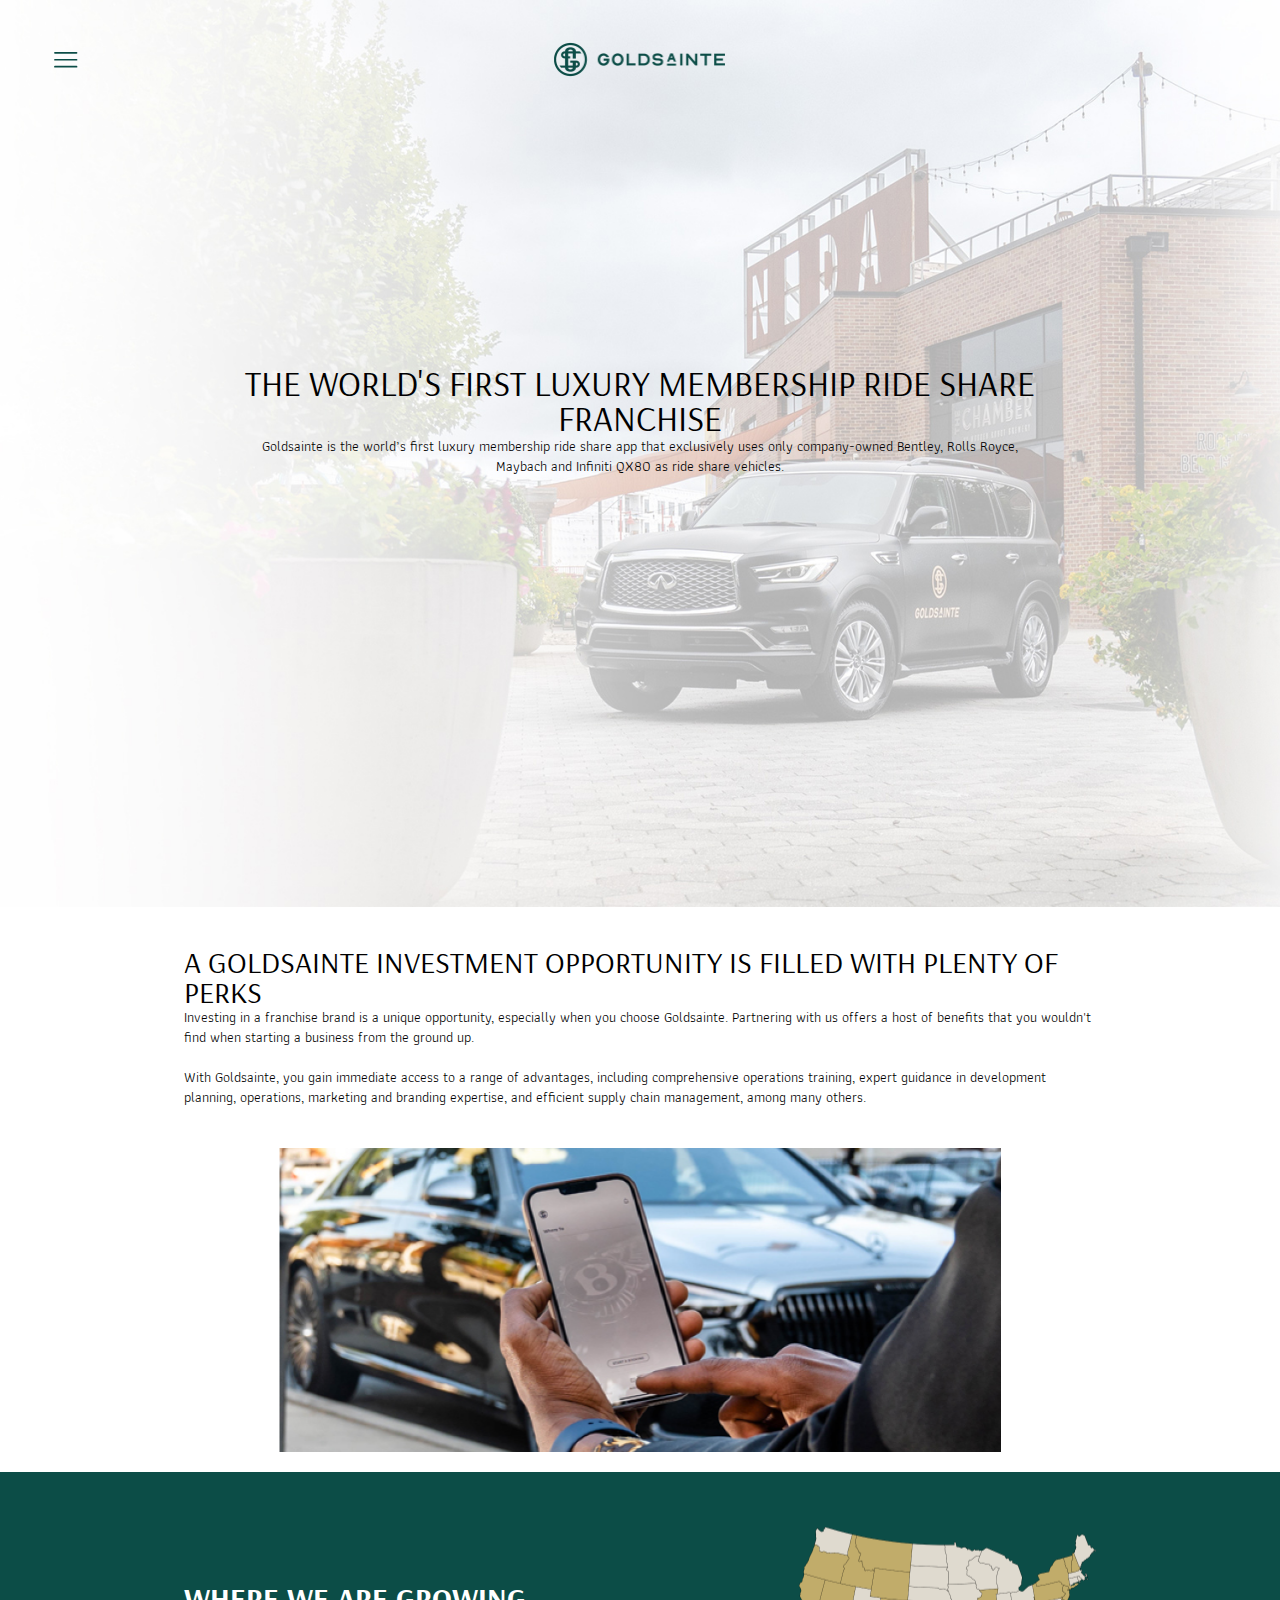
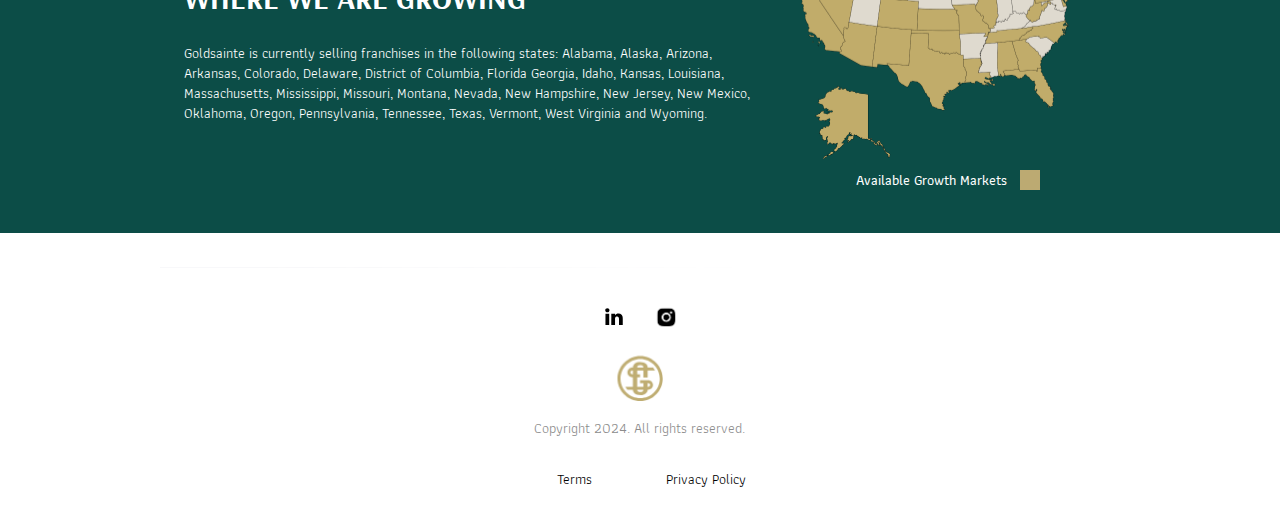
<file: territories-available.html>
<!DOCTYPE html>
<html>
  <head>
    <title> The World's First Luxury Ride Share App Franchise 
    </title>
    <meta charset="utf-8" />
    <meta name="viewport" content="initial-scale=1, width=device-width" />
    <link rel="icon" href="public/favicon_io/favicon.ico" type="image/xicon"/>
    <link rel="stylesheet" href="./global.css" />
    <link rel="stylesheet" href="./territories-available.css" />
    <link
      rel="stylesheet"
      href="https://fonts.googleapis.com/css2?family=Arsenal:wght@400;700&display=swap"
    />
    <link
      rel="stylesheet"
      href="https://fonts.googleapis.com/css2?family=Athiti:wght@400;500;600;700&display=swap"
    />
    <link
      rel="stylesheet"
      href="https://fonts.googleapis.com/css2?family=DM Sans:wght@400&display=swap"
    />

    <style>
      @font-face {
        font-family: "Covik Sans";
        src: url("./public/Covik-Sans-Regular.otf");
        font-weight: 400;
      }
      @font-face {
        font-family: "Covik Sans";
        src: url("./public/Covik-Sans-Bold.otf");
        font-weight: 700;
      }
      @font-face {
        font-family: "Covik Sans";
        src: url("./public/Covik-Sans-Regular.otf");
        font-weight: 900;
      }
      @font-face {
        font-family: "Chiffon";
        src: url("./public/Chiffon.otf");
        font-weight: 400;
      }
    </style>
  </head>
  <body>
    <div class="territories-available">
      <div class="territories-available-header">
        <img
          class="territoriesavailablehero-1-icon"
          alt=""
          src="./public/territoriesavailablehero-1@2x.png"
        />

        <div class="territories-available-header-inner">
          <div class="frame-wrapper12">
            <div class="heading-parent16">
              <div class="heading27">
                THE WORLD'S FIRST LUXURY MEMBERSHIP RIDE SHARE FRANCHISE
              </div>
              <div class="paragraph56">
                Goldsainte is the world’s first luxury membership ride share app
                that exclusively uses only company-owned Bentley, Rolls Royce,
                Maybach and Infiniti QX80 as ride share vehicles.
              </div>
            </div>
          </div>
        </div>
        <div class="territories-main-nav">
          <a class="primary-horizontal-logo-green-2" href="./index1.html"> </a>
          <button
            class="frame-hamburger-menu-territori"
            id="frameHamburgerMenuTerritori"
          >
            <img
              class="hamburger-menu-territories-1-icon"
              alt=""
              src="./public/hamburgermenu2.svg"
            />
          </button>
        </div>
        <div class="territories-available-header-child">
          <div class="frame-wrapper12">
            <div class="heading-parent16">
              <div class="heading28">
                THE WORLD'S FIRST LUXURY MEMBERSHIP RIDE SHARE FRANCHISE
              </div>
              <div class="paragraph56">
                Goldsainte is the world’s first luxury membership ride share app
                that exclusively uses only company-owned Bentley, Rolls Royce,
                Maybach and Infiniti QX80 as ride share vehicles.
              </div>
            </div>
          </div>
        </div>
      </div>
      <div class="territories-available-main-nav">
        <button class="frame-hamburger-menu-territori" id="frameButton">
          <img
            class="hamburger-menu-territories-1-icon"
            alt=""
            src="./public/hamburgermenu2.svg"
          />
        </button>
      </div>
      <div class="territories-available-main-log">
        <a
          class="primary-horizontal-logo-gold-12"
          id="primaryHorizontalLogoGold1" href="./index.html"
        >
        </a>
      </div>
      <div class="territories-available-h1">
        <div class="heading-parent18">
          <div class="heading29">
            A GOLDSAINTE INVESTMENT OPPORTUNITY IS FILLED WITH PLENTY OF PERKS
          </div>
          <div class="paragraph58">
            <p class="investing-in-a">
              Investing in a franchise brand is a unique opportunity, especially
              when you choose Goldsainte. Partnering with us offers a host of
              benefits that you wouldn't find when starting a business from the
              ground up.
            </p>
            <p class="investing-in-a">&nbsp;</p>
            <p class="investing-in-a">
              With Goldsainte, you gain immediate access to a range of
              advantages, including comprehensive operations training, expert
              guidance in development planning, operations, marketing and
              branding expertise, and efficient supply chain management, among
              many others.
            </p>
            <p class="investing-in-a">&nbsp;</p>
          </div>
        </div>
      </div>
      <div class="territories-available-h2">
        <div class="phone-select-service-man-hand-wrapper">
          <img
            class="phone-select-service-man-hand-icon"
            alt=""
            src="./public/phoneselectservicemanhand@2x.png"
          />
        </div>
        <div class="territories-available-h2-inner">
          <div class="frame-item"></div>
        </div>
      </div>
      <div class="territories-available-h3">
        <div class="incentives-frame1">
          <div class="incentives-text-parent">
            <div class="incentives-text">
              <b class="feature-title11">WHERE WE ARE GROWING</b>
            </div>
            <div class="body17">
              Goldsainte is currently selling franchises in the following
              states: Alabama, Alaska, Arizona, Arkansas, Colorado, Delaware,
              District of Columbia, Florida Georgia, Idaho, Kansas, Louisiana,
              Massachusetts, Mississippi, Missouri, Montana, Nevada, New
              Hampshire, New Jersey, New Mexico, Oklahoma, Oregon, Pennsylvania,
              Tennessee, Texas, Vermont, West Virginia and Wyoming.
            </div>
          </div>
          <div class="frame-parent12">
            <div class="us-map-where-we-are-goinh-wrapper">
              <img
                class="us-map-where-we-are-goinh-icon"
                alt=""
                src="./public/usmapwherewearegoinh@2x.png"
              />
            </div>
            <div class="paragraph-parent">
              <div class="paragraph59">Available Growth Markets</div>
              <div class="frame-inner"></div>
            </div>
          </div>
        </div>
      </div>
      <div class="territories-available-footer">
        <div class="territories-available-footer-inner">
          <div class="frame-parent13">
            <div class="heading-parent19">
              <div class="heading30">Contact Us</div>
              <div class="paragraph60">
                <span class="you-are-invited4"
                  >You are invited to contact us using this form or by email
                  at:</span
                >
                <span class="span6"> </span>
                <a
                  class="infogoldsaintecom8"
                  href="https://www.goldsainte.com/about#"
                  target="_blank"
                >
                  <span class="infogoldsaintecom9">info@goldsainte.com</span>
                </a>
              </div>
            </div>
            <div class="heading-parent20">
              <b class="heading31">Request Franchise Information</b>
              <div class="paragraph61">
                <span class="you-are-invited4">Click</span>
                <span class="span6"> </span>
                <a
                  class="infogoldsaintecom8"
                  href="https://goldsainte69446.activehosted.com/f/13"
                  target="_blank"
                >
                  <span class="infogoldsaintecom9">here</span>
                </a>
              </div>
            </div>
            <div class="divider-wrapper4">
              <img class="divider-icon6" alt="" src="./public/divider.svg" />
            </div>
            <div class="contact-info2-parent">
              <div class="contact-info2">
                <div class="social-media-container-frame">
                  <div class="social-media-container4">
                    <img
                      class="social-media-icon-squarelinke7"
                      alt=""
                      src="./public/social-media-icon-squareinstagram1.svg"
                      id="socialMediaIconSquareLinke"
                    />

                    <img
                      class="social-media-icon-squareinsta6"
                      alt=""
                      src="./public/social-media-icon-squareinstagram21@2x.png"
                      id="socialMediaIconSquareInsta"
                    />
                  </div>
                </div>
              </div>
              <img
                class="goldsainte-gold-logo-territori-icon"
                alt=""
                src="./public/goldsaintegoldlogomembership@2x.png"
              />

              <div class="email6">Copyright 2024. All rights reserved.</div>
            </div>
          </div>
        </div>
      </div>
      <div class="territories-available-info-lin">
        <div class="territories-available-info-lin1">
          <div class="paragraph62" id="paragraphText">Terms</div>
          <div class="paragraph62" id="paragraphText1">Privacy Policy</div>
        </div>
      </div>
    </div>

    <div id="menufranchise" class="popup-overlay" style="display: none">
      <div class="menufranchise" data-animate-on-scroll>
        <img
          class="logomark-seal-green-2-icon"
          alt=""
          src="./public/logomarksealgreen-2@2x.png"
        />

        <div class="sections1">
          <a class="franchise-home" href="./franchise.html">FRANCHISE home </a>
          <div class="sections-child3"></div>
          <a class="franchise-home" href="./franchise-model.html"
            >FRANCHISE MODEL
          </a>
          <div class="sections-child3"></div>
          <a class="franchise-home" href="./why-choose-us.html"
            >why choose us</a
          >
          <div class="sections-child3"></div>
          <a class="franchise-home" href="./territories-available.html"
            >Territories Available</a
          >
          <div class="sections-child3"></div>
          <a class="franchise-home" href="./franchise-investment.html"
            >INVESTMENT</a
          >
        </div>
      </div>
    </div>

    <script>
      var scrollAnimElements = document.querySelectorAll("[data-animate-on-scroll]");
      var observer = new IntersectionObserver(
        (entries) => {
          for (const entry of entries) {
            if (entry.isIntersecting || entry.intersectionRatio > 0) {
              const targetElement = entry.target;
              targetElement.classList.add("animate");
              observer.unobserve(targetElement);
            }
          }
        },
        {
          threshold: 0.15,
        }
      );
      
      for (let i = 0; i < scrollAnimElements.length; i++) {
        observer.observe(scrollAnimElements[i]);
      }
      
      var frameHamburgerMenuTerritori = document.getElementById(
        "frameHamburgerMenuTerritori"
      );
      if (frameHamburgerMenuTerritori) {
        frameHamburgerMenuTerritori.addEventListener("click", function () {
          var drawerOverlay = document.getElementById("menufranchise");
          if (!drawerOverlay) return;
          var drawerOverlayStyle = drawerOverlay.style;
          if (drawerOverlayStyle) {
            drawerOverlayStyle.display = "flex";
            drawerOverlayStyle.zIndex = 99;
            drawerOverlayStyle.backgroundColor = "rgba(113, 113, 113, 0.3)";
            drawerOverlayStyle.alignItems = "flex-start";
            drawerOverlayStyle.justifyContent = "";
          }
          drawerOverlay.setAttribute("closable", "");
      
          var onClick =
            drawerOverlay.onClick ||
            function (e) {
              if (
                e.target === drawerOverlay &&
                drawerOverlay.hasAttribute("closable")
              ) {
                drawerOverlayStyle.display = "none";
              }
            };
          drawerOverlay.addEventListener("click", onClick);
        });
      }
      
      var frameButton = document.getElementById("frameButton");
      if (frameButton) {
        frameButton.addEventListener("click", function () {
          var drawerOverlay = document.getElementById("menufranchise");
          if (!drawerOverlay) return;
          var drawerOverlayStyle = drawerOverlay.style;
          if (drawerOverlayStyle) {
            drawerOverlayStyle.display = "flex";
            drawerOverlayStyle.zIndex = 99;
            drawerOverlayStyle.backgroundColor = "rgba(113, 113, 113, 0.3)";
            drawerOverlayStyle.alignItems = "flex-start";
            drawerOverlayStyle.justifyContent = "";
          }
          drawerOverlay.setAttribute("closable", "");
      
          var onClick =
            drawerOverlay.onClick ||
            function (e) {
              if (
                e.target === drawerOverlay &&
                drawerOverlay.hasAttribute("closable")
              ) {
                drawerOverlayStyle.display = "none";
              }
            };
          drawerOverlay.addEventListener("click", onClick);
        });
      }
      
      var primaryHorizontalLogoGold1 = document.getElementById(
        "primaryHorizontalLogoGold1"
      );
      if (primaryHorizontalLogoGold1) {
        primaryHorizontalLogoGold1.addEventListener("click", function (e) {
          window.location.href = "./index1.html";
        });
      }
      
      var socialMediaIconSquareLinke = document.getElementById(
        "socialMediaIconSquareLinke"
      );
      if (socialMediaIconSquareLinke) {
        socialMediaIconSquareLinke.addEventListener("click", function () {
          window.open("https://www.linkedin.com/company/goldsainte/mycompany/");
        });
      }
      
      var socialMediaIconSquareInsta = document.getElementById(
        "socialMediaIconSquareInsta"
      );
      if (socialMediaIconSquareInsta) {
        socialMediaIconSquareInsta.addEventListener("click", function () {
          window.open("https://www.instagram.com/goldsainte/");
        });
      }
      
      var paragraphText = document.getElementById("paragraphText");
      if (paragraphText) {
        paragraphText.addEventListener("click", function (e) {
          window.location.href = "./terms-and-conditions.html";
        });
      }
      
      var paragraphText1 = document.getElementById("paragraphText1");
      if (paragraphText1) {
        paragraphText1.addEventListener("click", function (e) {
          window.location.href = "./privacy-policy.html";
        });
      }
      </script>
  </body>
</html>
</file>
<file: global.css>
body {
  margin: 0;
  line-height: normal;
}

.popup-overlay {
  display: flex;
  flex-direction: column;
  position: fixed;
  inset: 0;
}

:root {
  /* fonts */
  --font-athiti: Athiti;
  --font-arsenal: Arsenal;
  --font-covik-sans: "Covik Sans";
  --font-chiffon: Chiffon;
  --body-default: "DM Sans";

  /* font sizes */
  --font-size-sm: 14px;
  --font-size-xl: 20px;
  --font-size-11xl: 30px;
  --font-size-xs: 12px;
  --font-size-16xl: 35px;
  --font-size-6xl: 25px;
  --font-size-3xl: 22px;
  --font-size-5xl: 24px;
  --font-size-4xl: 23px;
  --font-size-25xl: 44px;
  --body-default-size: 18px;
  --font-size-base: 16px;
  --font-size-mid: 17px;
  --font-size-29xl: 48px;
  --font-size-3xs: 10px;
  --font-size-31xl: 50px;

  /* Colors */
  --neutral-colors-white: #fff;
  --color-black: #000;
  --color-gray-100: #8c8c8c;
  --color-gray-200: rgba(0, 0, 0, 0.1);
  --color-gray-300: rgba(255, 255, 255, 0.64);
  --color-darkslategray-100: #0c4d47;
  --color-darkslategray-200: #022926;
  --color-lightslategray: #9795b5;
  --color-whitesmoke: #f8f8f8;
  --color-tan: #bcaa72;

  /* Gaps */
  --gap-13xl: 32px;
  --gap-3xs: 10px;
  --gap-xl: 20px;
  --gap-base: 16px;
  --gap-4xl: 23px;
  --gap-11xl: 30px;
  --gap-16xl: 35px;
  --gap-24xl: 43px;
  --gap-2xl: 21px;
  --gap-20xl: 39px;
  --gap-0: 0px;
  --gap-10xl: 29px;
  --gap-15xl: 34px;
  --gap-18xl: 37px;
  --gap-lgi: 19px;
  --gap-xs: 12px;
  --gap-29xl: 48px;

  /* Paddings */
  --padding-165xl: 184px;
  --padding-15xl: 34px;
  --padding-21xl: 40px;
  --padding-xl: 20px;
  --padding-2xs: 11px;
  --padding-3xs: 10px;
  --padding-51xl: 70px;
  --padding-lgi: 19px;
  --padding-mini: 15px;
  --padding-base: 16px;
  --padding-81xl: 100px;
  --padding-11xl: 30px;
  --padding-17xl: 36px;
  --padding-61xl: 80px;
  --padding-154xl: 173px;
  --padding-31xl: 50px;

  /* Border radiuses */
  --br-base: 16px;
  --br-xl: 20px;
  --br-mini: 15px;
}
</file>
<file: index.css>
@keyframes slide-in-left {
  0% {
    transform: translateX(-200px);
    opacity: 0;
  }
  to {
    transform: translateX(0);
    opacity: 1;
  }
}
.home-hero-white-icon {
  width: 1496.6px;
  position: relative;
  height: 841.8px;
  object-fit: cover;
  z-index: 0;
}
.heading10,
.paragraph9 {
  width: 100%;
  position: relative;
  display: inline-block;
  min-width: 300px;
}
.heading10 {
  height: 35px;
  line-height: 35px;
  text-transform: uppercase;
  max-width: 900px;
}
.paragraph9 {
  font-size: var(--font-size-sm);
  line-height: 20px;
  font-family: var(--font-athiti);
  max-width: 800px;
}
.heading-parent4 {
  align-self: stretch;
  gap: var(--gap-16xl);
}
.heading-parent4,
.home-hero-text,
.home-hero-text-inner {
  display: flex;
  flex-direction: column;
  align-items: center;
  justify-content: flex-start;
}
.home-hero-text-inner {
  align-self: stretch;
}
.home-hero-text {
  width: calc(100% - 368px);
  margin: 0 !important;
  position: absolute;
  top: calc(50% - 55.4px);
  right: 184px;
  left: 184px;
  z-index: 1;
}
.hamburger-menu1-icon {
  height: 16.4px;
  width: 25.4px;
  position: relative;
}
.hamburger-menu1-wrapper {
  cursor: pointer;
  border: 0;
  padding: var(--padding-3xs);
  background-color: transparent;
  width: 45.4px;
  height: 36.4px;
  display: flex;
  flex-direction: row;
  align-items: flex-start;
  justify-content: center;
  box-sizing: border-box;
}
.home-main-nav {
  width: 45px;
  margin: 0 !important;
  position: absolute;
  top: 38px;
  left: 43px;
  height: 44px;
  display: flex;
  flex-direction: row;
  align-items: center;
  justify-content: flex-start;
  z-index: 2;
}
.primary-horizontal-logo-gold-1 {
  text-decoration: none;
  width: 171.9px;
  position: relative;
  height: 35px;
  background-image: url(./public/primaryhorizontallogogold-11@3x.png);
  background-size: cover;
  background-repeat: no-repeat;
  background-position: top;
}
.home-hero,
.home-main-logo {
  display: flex;
  align-items: center;
}
.home-main-logo {
  width: 172px;
  margin: 0 !important;
  position: absolute;
  top: 42px;
  left: calc(50% - 86.5px);
  flex-direction: row;
  justify-content: center;
  z-index: 3;
}
.home-hero {
  align-self: stretch;
  background-color: var(--neutral-colors-white);
  overflow: hidden;
  flex-direction: column;
  justify-content: flex-start;
  position: relative;
  gap: var(--gap-3xs);
  text-align: center;
  font-size: var(--font-size-16xl);
}
.dont-just-ride {
  margin: 0;
  text-transform: uppercase;
}
.heading11 {
  align-self: stretch;
  height: 27px;
  position: relative;
  line-height: 30px;
  display: inline-block;
  flex-shrink: 0;
  min-width: 350px;
}
.luxury-rr-icon {
  width: 118px;
  position: relative;
  height: 133px;
  object-fit: cover;
}
.luxury-vehicles {
  margin: 0;
  font-size: var(--font-size-3xl);
  line-height: 30px;
}
.rides-in-the {
  margin: 0;
  line-height: 20px;
}
.big-number {
  width: 256px;
  flex: 1;
  position: relative;
  display: inline-block;
}
.luxury {
  height: 280px;
  display: flex;
  flex-direction: column;
  align-items: center;
  justify-content: center;
}
.competitiverates-icon {
  width: 131px;
  position: relative;
  height: 129px;
  object-fit: cover;
}
.big-number2 {
  width: 251px;
  flex: 1;
  position: relative;
  display: inline-block;
}
.competitive-rates {
  height: 280px;
  display: flex;
  flex-direction: column;
  align-items: center;
  justify-content: center;
  gap: 4px;
}
.fixedfares-icon {
  width: 152px;
  position: relative;
  height: 122px;
  object-fit: cover;
}
.big-number4 {
  width: 252px;
  flex: 1;
  position: relative;
  display: inline-block;
}
.fixed-fares {
  height: 280px;
  display: flex;
  flex-direction: column;
  align-items: center;
  justify-content: center;
  gap: 6px;
}
.customizedexperience-icon {
  width: 128px;
  position: relative;
  height: 127px;
  object-fit: cover;
}
.customized-experience {
  height: 280px;
  display: flex;
  flex-direction: column;
  align-items: center;
  justify-content: center;
  gap: 2px;
}
.goldsainte-icons {
  align-self: stretch;
  display: flex;
  flex-direction: row;
  flex-wrap: wrap;
  align-items: flex-start;
  justify-content: center;
  gap: 0 38px;
  text-align: center;
  font-size: var(--font-size-sm);
  font-family: var(--font-athiti);
}
.dont-just-ride-arrive {
  align-self: stretch;
  align-items: flex-start;
  gap: 69px;
}
.dont-just-ride-arrive,
.dont-just-ride-arrive-wrapper,
.home-h1 {
  display: flex;
  flex-direction: column;
  justify-content: flex-start;
}
.dont-just-ride-arrive-wrapper {
  width: 100%;
  align-items: flex-start;
  padding: var(--padding-3xs) 0;
  box-sizing: border-box;
  max-width: 1121px;
}
.home-h1 {
  align-self: stretch;
  background-color: var(--neutral-colors-white);
  overflow: hidden;
  align-items: center;
  padding: var(--padding-xl) var(--padding-165xl);
}
.heading-title {
  width: 100%;
  height: 30px;
  position: relative;
  font-size: var(--font-size-11xl);
  line-height: 30px;
  text-transform: uppercase;
  font-family: var(--font-arsenal);
  display: inline-block;
  min-width: 300px;
  max-width: 700px;
}
.text6 {
  align-self: stretch;
  position: relative;
  line-height: 20px;
}
.a-single-ride {
  margin-bottom: 0;
}
.a-single-ride-is-a-standard-on {
  margin: 0;
  font-family: inherit;
  font-size: inherit;
  padding-left: var(--padding-lgi);
}
.chauffeured-rides-at-your-fing1 {
  flex: 1;
  display: flex;
  flex-direction: column;
  align-items: flex-start;
  justify-content: center;
  padding: var(--padding-mini) 0;
  box-sizing: border-box;
  gap: var(--gap-10xl);
  min-width: 300px;
}
.goldsainte-app-phone-maybach-m-icon {
  width: 412px;
  position: relative;
  border-radius: var(--br-base);
  height: 345px;
  object-fit: cover;
  min-width: 400px;
}
.chauffeured-rides-at-your-fing,
.home-h2 {
  display: flex;
  align-items: center;
  justify-content: center;
}
.chauffeured-rides-at-your-fing {
  width: 100%;
  flex-direction: row;
  flex-wrap: wrap;
  gap: 0 48px;
  max-width: 1121px;
}
.home-h2 {
  align-self: stretch;
  background: linear-gradient(89.45deg, #fff, #bcaa72);
  overflow: hidden;
  flex-direction: column;
  padding: var(--padding-xl) var(--padding-165xl);
  font-size: var(--font-size-sm);
  font-family: var(--font-athiti);
}
.feature-title1,
.title {
  align-self: stretch;
  position: relative;
}
.feature-title1 {
  height: 30px;
  line-height: 30px;
  text-transform: uppercase;
  display: inline-block;
}
.title {
  font-size: var(--font-size-sm);
  line-height: 20px;
  font-family: var(--font-athiti);
}
.feature-title-parent {
  align-self: stretch;
  display: flex;
  flex-direction: column;
  align-items: center;
  justify-content: center;
  gap: var(--gap-xl);
  min-width: 300px;
}
.man-walking-into-mm-car-ridesh-icon {
  width: 741px;
  position: relative;
  border-radius: var(--br-base);
  height: 307px;
  object-fit: cover;
}
.man-walking-into-mm-car-ridesh-wrapper {
  align-self: stretch;
  border-radius: var(--br-base);
  display: flex;
  flex-direction: column;
  align-items: center;
  justify-content: flex-end;
  min-width: 350px;
}
.frame-group {
  align-self: stretch;
  height: 683px;
  gap: var(--gap-20xl);
}
.elevated-rideshare,
.frame-group,
.home-h3 {
  display: flex;
  flex-direction: column;
  align-items: center;
  justify-content: center;
}
.elevated-rideshare {
  width: 100%;
  height: 616px;
  max-width: 1121px;
}
.home-h3 {
  align-self: stretch;
  overflow: hidden;
  padding: var(--padding-xl) var(--padding-165xl);
  background-image: url(./public/home-h3@3x.png);
  background-size: cover;
  background-repeat: no-repeat;
  background-position: top;
  color: var(--neutral-colors-white);
}
.phone-goldsainte-one-membershi-icon {
  width: 262px;
  position: relative;
  height: 376px;
  object-fit: cover;
}
.headings {
  align-self: stretch;
  height: 30px;
  position: relative;
  line-height: 30px;
  text-transform: uppercase;
  display: inline-block;
  min-width: 350px;
}
.with-a-one-time {
  margin: 0;
}
.paragraph10 {
  align-self: stretch;
  position: relative;
  font-size: var(--font-size-sm);
  line-height: 20px;
  font-family: var(--font-athiti);
}
.image-10,
.image-9 {
  text-decoration: none;
  width: 126px;
  position: relative;
  height: 38px;
  background-image: url(./public/image-10@3x.png);
  background-size: cover;
  background-repeat: no-repeat;
  background-position: top;
}
.image-9 {
  width: 128px;
  background-image: url(./public/image-9@3x.png);
}
.image-10-parent {
  display: flex;
  flex-direction: row;
  align-items: flex-start;
  justify-content: flex-start;
  padding: 26px 0;
  gap: var(--gap-2xl);
}
.goldsainte-one-membership-text {
  flex: 1;
  display: flex;
  flex-direction: column;
  align-items: center;
  justify-content: flex-end;
  gap: var(--gap-11xl);
  min-width: 300px;
}
.goldsainte-one-membership-app {
  flex: 1;
  flex-direction: row;
  flex-wrap: wrap;
  gap: 60px;
}
.goldsainte-one-membership,
.goldsainte-one-membership-app,
.home-h4 {
  display: flex;
  align-items: center;
  justify-content: center;
}
.goldsainte-one-membership {
  width: 100%;
  flex-direction: row;
  flex-wrap: wrap;
  padding: var(--padding-3xs) 0;
  box-sizing: border-box;
  max-width: 1121px;
}
.home-h4 {
  align-self: stretch;
  background-color: var(--color-whitesmoke);
  overflow: hidden;
  flex-direction: column;
  padding: var(--padding-xl) var(--padding-165xl);
}
.heading12,
.paragraph11 {
  align-self: stretch;
  position: relative;
  display: inline-block;
  min-width: 300px;
}
.heading12 {
  height: 30px;
  line-height: 30px;
  text-transform: uppercase;
}
.paragraph11 {
  font-size: var(--font-size-sm);
  line-height: 20px;
  font-family: var(--font-athiti);
}
.home-h5,
.set-of-features {
  display: flex;
  flex-direction: column;
  align-items: center;
  justify-content: center;
}
.set-of-features {
  width: 100%;
  gap: var(--gap-13xl);
  min-width: 300px;
  max-width: 1121px;
}
.home-h5 {
  align-self: stretch;
  background-color: var(--neutral-colors-white);
  overflow: hidden;
  padding: var(--padding-21xl) var(--padding-165xl);
}
.paragraph12 {
  width: 100%;
  position: relative;
  line-height: 20px;
  text-transform: uppercase;
  display: inline-block;
  height: 391px;
  flex-shrink: 0;
  min-width: 300px;
  max-width: 500px;
}
.main-service,
.premium {
  display: flex;
  flex-direction: column;
}
.premium {
  align-self: stretch;
  border-radius: var(--br-xl);
  height: 520px;
  align-items: center;
  justify-content: center;
  padding: var(--padding-3xs);
  box-sizing: border-box;
  background-image: url(./public/premium@3x.png);
  background-size: cover;
  background-repeat: no-repeat;
  background-position: top;
  min-height: 520px;
}
.main-service {
  text-decoration: none;
  flex: 1;
  align-items: flex-start;
  justify-content: flex-start;
  min-width: 350px;
  max-width: 550px;
  color: inherit;
}
.paragraph13 {
  width: 100%;
  position: relative;
  line-height: 20px;
  display: inline-block;
  min-width: 300px;
  max-width: 500px;
}
.register-link {
  text-decoration: none;
  align-self: stretch;
  border-radius: var(--br-xl);
  height: 150px;
  display: flex;
  flex-direction: column;
  align-items: center;
  justify-content: center;
  padding: var(--padding-3xs);
  box-sizing: border-box;
  background-image: url(./public/registerlink@3x.png);
  background-size: cover;
  background-repeat: no-repeat;
  background-position: top;
  min-height: 150px;
  max-height: 150px;
  color: inherit;
}
.paragraph14 {
  width: 100%;
  position: relative;
  line-height: 20px;
  text-transform: uppercase;
  display: inline-block;
  min-width: 300px;
  max-width: 500px;
}
.franchise {
  text-decoration: none;
  align-self: stretch;
  border-radius: var(--br-xl);
  display: flex;
  flex-direction: column;
  align-items: center;
  justify-content: center;
  padding: var(--padding-3xs);
  box-sizing: border-box;
  background-image: url(./public/franchise@3x.png);
  background-size: cover;
  background-repeat: no-repeat;
  background-position: top;
  min-height: 150px;
  max-height: 150px;
  color: inherit;
}
.paragraph15 {
  width: 100%;
  position: relative;
  line-height: 20px;
  text-transform: uppercase;
  display: inline-block;
  min-width: 300px;
  max-width: 500px;
}
.connect,
.other-services {
  display: flex;
  flex-direction: column;
}
.connect {
  text-decoration: none;
  align-self: stretch;
  border-radius: var(--br-xl);
  height: 150px;
  align-items: center;
  justify-content: center;
  padding: var(--padding-3xs);
  box-sizing: border-box;
  background-image: url(./public/connect@3x.png);
  background-size: cover;
  background-repeat: no-repeat;
  background-position: top;
  min-height: 150px;
  max-height: 150px;
  color: inherit;
}
.other-services {
  flex: 1;
  align-items: flex-start;
  justify-content: flex-start;
  gap: var(--gap-16xl);
  min-width: 350px;
  max-width: 550px;
  min-height: 350px;
}
.frame-home-services {
  align-self: stretch;
  display: flex;
  flex-direction: row;
  flex-wrap: wrap;
  align-items: flex-start;
  justify-content: center;
  padding: var(--padding-3xs) 0;
  box-sizing: border-box;
  gap: var(--gap-24xl);
  min-width: 300px;
}
.goldsainte-features,
.home-h7 {
  display: flex;
  flex-direction: column;
  justify-content: flex-start;
}
.goldsainte-features {
  width: 100%;
  align-items: flex-start;
  max-width: 1121px;
}
.home-h7 {
  align-self: stretch;
  background-color: var(--neutral-colors-white);
  overflow: hidden;
  align-items: center;
  padding: var(--padding-xl) var(--padding-165xl);
  font-size: var(--font-size-sm);
  color: var(--neutral-colors-white);
  font-family: var(--font-athiti);
}
.heading13 {
  align-self: stretch;
  height: 20px;
  position: relative;
  line-height: 20px;
  display: inline-block;
  min-width: 300px;
}
.you-are-invited {
  color: var(--color-gray-100);
}
.span1 {
  color: var(--color-lightslategray);
}
.infogoldsaintecom1 {
  text-decoration: underline;
}
.infogoldsaintecom {
  color: inherit;
}
.paragraph16 {
  align-self: stretch;
  position: relative;
  font-size: var(--font-size-sm);
  line-height: 14px;
  display: inline-block;
  min-width: 300px;
}
.heading-parent5 {
  width: 1121px;
  display: none;
  flex-direction: column;
  align-items: center;
  justify-content: flex-start;
  gap: var(--gap-4xl);
}
.divider-icon1 {
  width: 1920px;
  position: relative;
  height: 1px;
  opacity: 0.35;
}
.divider-container {
  display: flex;
  flex-direction: column;
  align-items: flex-start;
  justify-content: flex-start;
  padding: var(--padding-3xs);
}
.social-media-icon-squareinsta1,
.social-media-icon-squarelinke1 {
  width: 36px;
  position: relative;
  height: 36px;
  cursor: pointer;
}
.social-media-icon-squareinsta1 {
  object-fit: cover;
}
.social-media-container3 {
  position: absolute;
  top: 0;
  left: calc(50% - 44px);
  display: flex;
  flex-direction: row;
  align-items: flex-start;
  justify-content: flex-start;
  gap: var(--gap-base);
}
.social-media-container3-wrapper {
  position: absolute;
  top: 0;
  left: calc(50% - 44px);
  width: 88px;
  height: 36px;
}
.contact-info-12 {
  width: 88px;
  position: relative;
  height: 36px;
}
.goldsainte-gold-logo-home-icon {
  width: 46px;
  position: relative;
  height: 46px;
  object-fit: cover;
}
.email1 {
  width: 533.9px;
  position: relative;
  line-height: 14px;
  display: inline-block;
}
.contact-info-12-parent {
  align-self: stretch;
  display: flex;
  flex-direction: column;
  align-items: center;
  justify-content: flex-start;
  padding: var(--padding-2xs) 0;
  gap: var(--gap-xl);
  font-size: var(--font-size-sm);
  color: var(--color-gray-100);
}
.frame-parent1 {
  gap: var(--gap-3xs);
}
.frame-parent1,
.home-footer,
.home-footer-inner {
  align-self: stretch;
  height: 189px;
  display: flex;
  flex-direction: column;
  align-items: center;
  justify-content: flex-start;
}
.home-footer {
  height: 236px;
  background-color: var(--neutral-colors-white);
  overflow: hidden;
  flex-shrink: 0;
  justify-content: center;
  padding: 0 var(--padding-165xl);
  box-sizing: border-box;
  text-align: center;
  font-size: var(--font-size-xl);
  color: var(--color-darkslategray-100);
  font-family: var(--font-athiti);
}
.paragraph17 {
  width: 100px;
  position: relative;
  line-height: 20px;
  display: inline-block;
  flex-shrink: 0;
  min-width: 100px;
  cursor: pointer;
}
.frame-home-info-links {
  width: 996px;
  display: flex;
  flex-direction: row;
  align-items: center;
  justify-content: center;
  gap: var(--gap-13xl);
  min-width: 300px;
  max-width: 1121px;
}
.home-info-links,
.index {
  display: flex;
  flex-direction: column;
  align-items: center;
}
.home-info-links {
  align-self: stretch;
  background-color: var(--neutral-colors-white);
  overflow: hidden;
  justify-content: center;
  padding: 0 var(--padding-165xl) var(--padding-15xl);
  text-align: center;
  font-size: var(--font-size-sm);
  font-family: var(--font-athiti);
}
.index {
  width: 100%;
  position: relative;
  justify-content: flex-start;
  text-align: left;
  font-size: var(--font-size-11xl);
  color: var(--color-black);
  font-family: var(--font-arsenal);
}
@media screen and (max-width: 1200px) {
  .heading10 {
    font-size: var(--font-size-11xl);
    line-height: 30px;
  }
  .hamburger-menu1-icon {
    display: flex;
  }
  .heading11 {
    font-family: var(--font-arsenal);
  }
  .home-h1 {
    padding-left: var(--padding-21xl);
    padding-right: var(--padding-21xl);
    box-sizing: border-box;
  }
  .heading-title {
    font-size: var(--font-size-11xl);
    line-height: 30px;
  }
  .home-h3 {
    padding-left: var(--padding-165xl);
    box-sizing: border-box;
  }
  .headings {
    font-size: var(--font-size-11xl);
    line-height: 30px;
  }
  .paragraph12,
  .paragraph13,
  .paragraph14,
  .paragraph15 {
    font-family: var(--font-athiti);
  }
}
@media screen and (max-width: 960px) {
  .heading10 {
    font-size: var(--font-size-xl);
    line-height: 20px;
  }
  .paragraph9 {
    font-size: var(--font-size-sm);
    line-height: 16px;
  }
  .home-hero {
    padding-left: 0;
    padding-right: 0;
    box-sizing: border-box;
  }
  .heading11 {
    font-size: var(--font-size-xl);
    line-height: 20px;
  }
  .home-h1 {
    padding-left: var(--padding-21xl);
    padding-right: var(--padding-21xl);
    box-sizing: border-box;
  }
  .feature-title1,
  .heading-title {
    font-size: var(--font-size-xl);
    line-height: 20px;
  }
  .home-h3 {
    padding-left: var(--padding-xl);
    padding-right: var(--padding-xl);
    box-sizing: border-box;
  }
  .headings {
    font-size: var(--font-size-xl);
    line-height: 20px;
  }
  .home-h4 {
    padding-left: var(--padding-21xl);
    padding-right: var(--padding-21xl);
    box-sizing: border-box;
  }
  .heading12,
  .paragraph11 {
    font-size: var(--font-size-xl);
    line-height: 20px;
  }
  .paragraph11 {
    font-size: var(--font-size-sm);
  }
  .home-h5 {
    padding-left: var(--padding-21xl);
    padding-right: var(--padding-21xl);
    box-sizing: border-box;
  }
  .paragraph12,
  .paragraph13,
  .paragraph14 {
    font-family: var(--font-athiti);
  }
  .home-footer,
  .home-h7 {
    padding-left: var(--padding-51xl);
    padding-right: var(--padding-51xl);
    box-sizing: border-box;
  }
  .home-footer {
    padding-left: var(--padding-21xl);
    padding-right: var(--padding-21xl);
  }
  .paragraph17 {
    font-size: var(--font-size-sm);
    line-height: 20px;
  }
  .home-info-links {
    padding-left: var(--padding-21xl);
    padding-right: var(--padding-21xl);
    box-sizing: border-box;
  }
}
@media screen and (max-width: 420px) {
  .heading10 {
    font-size: var(--font-size-xl);
    line-height: 20px;
  }
  .paragraph9 {
    font-size: var(--font-size-sm);
    line-height: 16px;
  }
  .home-hero-text-inner {
    padding-left: var(--padding-3xs);
    padding-right: var(--padding-3xs);
    box-sizing: border-box;
  }
  .home-h1,
  .home-hero {
    box-sizing: border-box;
  }
  .home-hero {
    padding-left: 0;
    padding-right: 0;
  }
  .home-h1 {
    padding-left: var(--padding-xl);
    padding-right: var(--padding-xl);
  }
  .heading-title {
    font-size: var(--font-size-xl);
    line-height: 20px;
  }
  .home-h2,
  .home-h3 {
    padding-left: var(--padding-21xl);
    padding-right: var(--padding-21xl);
    box-sizing: border-box;
  }
  .home-h3 {
    padding-left: var(--padding-xl);
    padding-right: var(--padding-xl);
  }
  .headings {
    font-size: var(--font-size-xl);
  }
  .paragraph10 {
    font-family: var(--font-athiti);
  }
  .home-h4 {
    padding-left: var(--padding-xl);
    padding-right: var(--padding-xl);
    box-sizing: border-box;
  }
  .heading12 {
    font-size: var(--font-size-xl);
    line-height: 20px;
  }
  .home-h5 {
    padding-left: var(--padding-xl);
    padding-right: var(--padding-xl);
    box-sizing: border-box;
  }
  .paragraph12,
  .paragraph13,
  .paragraph14 {
    font-family: var(--font-athiti);
  }
  .home-h7,
  .home-info-links {
    padding-left: var(--padding-3xs);
    padding-right: var(--padding-3xs);
    box-sizing: border-box;
  }
  .home-info-links {
    padding-left: var(--padding-xl);
    padding-right: var(--padding-xl);
  }
}
.logomark-seal-green-1-icon {
  width: 79px;
  position: relative;
  height: 79px;
  object-fit: cover;
}
.sections-child {
  width: 469px;
  position: relative;
  border-top: 1px solid var(--color-gray-200);
  box-sizing: border-box;
  height: 1px;
}
.car-share {
  text-decoration: none;
  position: relative;
  line-height: 18px;
  text-transform: uppercase;
  font-weight: 500;
  color: inherit;
}
.menuhome,
.sections {
  display: flex;
  flex-direction: column;
  align-items: center;
  justify-content: flex-start;
  gap: var(--gap-3xs);
}
.menuhome {
  position: relative;
  background-color: var(--neutral-colors-white);
  overflow: hidden;
  padding: var(--padding-mini) 0;
  box-sizing: border-box;
  gap: var(--gap-20xl);
  opacity: 0;
  height: 100%;
  max-width: 90%;
  text-align: center;
  font-size: var(--body-default-size);
  color: var(--color-darkslategray-100);
  font-family: var(--font-athiti);
}
.menuhome.animate {
  animation: 0.25s ease 0s 1 normal forwards slide-in-left;
}
@media screen and (max-width: 960px) {
  .sections {
    display: flex;
  }
}
</file>
<file: about.css>
@keyframes slide-in-left {
  0% {
    transform: translateX(-200px);
    opacity: 0;
  }
  to {
    transform: translateX(0);
    opacity: 1;
  }
}
.about-hero-white-icon {
  width: 1529px;
  position: relative;
  height: 860px;
  object-fit: cover;
  z-index: 0;
}
.heading14,
.paragraph19 {
  position: relative;
  display: inline-block;
  min-width: 300px;
}
.heading14 {
  align-self: stretch;
  height: 35px;
  line-height: 35px;
  text-transform: uppercase;
}
.paragraph19 {
  width: 100%;
  font-size: var(--font-size-sm);
  line-height: 20px;
  font-family: var(--font-athiti);
  max-width: 800px;
}
.heading-parent6 {
  width: 100%;
  gap: var(--gap-16xl);
  min-width: 300px;
  max-width: 900px;
}
.about-hero-inner,
.frame-wrapper1,
.heading-parent6 {
  display: flex;
  flex-direction: column;
  align-items: center;
  justify-content: flex-start;
}
.frame-wrapper1 {
  align-self: stretch;
}
.about-hero-inner {
  width: calc(100% - 368px);
  margin: 0 !important;
  position: absolute;
  top: calc(50% - 64.5px);
  right: 184px;
  left: 184px;
  z-index: 1;
}
.primary-horizontal-logo-green- {
  text-decoration: none;
  width: 150px;
  position: relative;
  height: 30.5px;
  background-image: url(./public/primaryhorizontallogogreenaboutus@3x.png);
  background-size: cover;
  background-repeat: no-repeat;
  background-position: top;
}
.hamburger-menu2-icon {
  height: 16.4px;
  width: 25.4px;
  position: relative;
}
.hamburger-menu2-wrapper {
  cursor: pointer;
  border: 0;
  padding: var(--padding-3xs);
  background-color: transparent;
  width: 45.4px;
  height: 36.4px;
  display: flex;
  flex-direction: row;
  align-items: flex-start;
  justify-content: center;
  box-sizing: border-box;
}
.about-us-main-logo-nav {
  width: calc(100% - 177px);
  margin: 0 !important;
  position: absolute;
  top: 46px;
  right: 83px;
  left: 94px;
  display: none;
  flex-direction: row;
  align-items: center;
  justify-content: space-between;
  z-index: 2;
}
.about-hero,
.about-main-nav {
  display: flex;
  align-items: center;
  justify-content: flex-start;
}
.about-hero {
  align-self: stretch;
  background-color: var(--neutral-colors-white);
  overflow: hidden;
  flex-direction: column;
  position: relative;
  gap: var(--gap-3xs);
  z-index: 0;
  font-size: var(--font-size-16xl);
  font-family: var(--font-arsenal);
}
.about-main-nav {
  width: 45px;
  margin: 0 !important;
  position: absolute;
  top: 38px;
  left: 43px;
  height: 44px;
  flex-direction: row;
  z-index: 1;
}
.primary-horizontal-logo-gold-2 {
  text-decoration: none;
  width: 171.9px;
  position: relative;
  height: 35px;
  background-image: url(./public/primaryhorizontallogogold-11@3x.png);
  background-size: cover;
  background-repeat: no-repeat;
  background-position: top;
  cursor: pointer;
}
.about-main-logo {
  width: 172px;
  margin: 0 !important;
  position: absolute;
  top: 42px;
  left: calc(50% - 86.5px);
  display: flex;
  flex-direction: row;
  align-items: center;
  justify-content: center;
  z-index: 2;
}
.headings1 {
  flex: 1;
  position: relative;
  line-height: 24px;
  text-transform: uppercase;
}
.headings-wrapper {
  align-self: stretch;
  display: flex;
  flex-direction: row;
  align-items: flex-start;
  justify-content: flex-start;
}
.unlock-a-world {
  margin: 0;
}
.headings2 {
  height: 90px;
  flex: 1;
  position: relative;
  line-height: 30px;
  text-transform: uppercase;
  display: inline-block;
}
.about-titles,
.headings-container,
.unlock-luxury-service {
  align-self: stretch;
  display: flex;
  justify-content: flex-start;
}
.headings-container {
  flex-direction: row;
  align-items: flex-start;
  font-size: var(--font-size-11xl);
  font-family: var(--font-arsenal);
}
.about-titles,
.unlock-luxury-service {
  flex-direction: column;
}
.about-titles {
  align-items: flex-start;
  gap: 25px;
}
.unlock-luxury-service {
  align-items: center;
  padding: var(--padding-3xs) var(--padding-154xl) var(--padding-3xs) 0;
  box-sizing: border-box;
  min-width: 500px;
}
.premium-and-xl {
  line-height: 32px;
}
.premium-and-xl-access {
  margin: 0;
  font-size: var(--font-size-3xl);
  color: var(--color-black);
}
.blank-line16 {
  line-height: 30px;
}
.members-receive-priority {
  line-height: 20px;
}
.members-receive-priority-booki {
  margin: 0;
  font-size: var(--font-size-sm);
}
.blank-line17 {
  margin: 0;
  line-height: 30px;
}
.paragraph20 {
  position: absolute;
  top: 139px;
  left: 0;
  display: inline-block;
  width: 285px;
  height: 150px;
}
.access-icon {
  position: absolute;
  top: 0;
  left: 92px;
  width: 102px;
  height: 129px;
  object-fit: cover;
}
.goldsainte-premium-and-xl-acc {
  width: 285px;
  position: relative;
  height: 289px;
}
.paragraph21 {
  position: absolute;
  top: 140px;
  left: 0;
  display: inline-block;
  width: 285px;
  height: 150px;
}
.ridediscounts-icon {
  position: absolute;
  top: 0;
  left: 104.6px;
  width: 90.2px;
  height: 130px;
  object-fit: cover;
}
.ride-discounts {
  width: 285px;
  position: relative;
  height: 290px;
}
.paragraph22 {
  position: absolute;
  top: 138px;
  left: 0;
  display: inline-block;
  width: 285px;
  height: 150px;
}
.conciergescheduling-icon {
  position: absolute;
  top: 0;
  left: 86.5px;
  width: 112px;
  height: 128px;
  object-fit: cover;
}
.concierge-scheduling {
  width: 285px;
  position: relative;
  height: 288px;
}
.cancelanytime-icon,
.fullperksaccess-icon {
  position: absolute;
  top: 0;
  left: 91.5px;
  width: 101px;
  height: 130px;
  object-fit: cover;
}
.fullperksaccess-icon {
  left: 84px;
  width: 117px;
  height: 128px;
}
.abou-icons {
  align-self: stretch;
  display: flex;
  flex-direction: row;
  flex-wrap: wrap;
  align-items: flex-start;
  justify-content: center;
  gap: 20px 13px;
  text-align: center;
  color: var(--color-gray-100);
}
.a-membership-never-sounded-so-,
.about-h1 {
  display: flex;
  flex-direction: column;
  align-items: center;
  justify-content: flex-start;
}
.a-membership-never-sounded-so- {
  width: 100%;
  gap: var(--gap-xl);
  max-width: 1121px;
}
.about-h1 {
  align-self: stretch;
  background-color: var(--neutral-colors-white);
  overflow: hidden;
  padding: var(--padding-xl) var(--padding-165xl);
  z-index: 3;
  text-align: left;
  font-size: var(--font-size-5xl);
}
.big-number6 {
  align-self: stretch;
  flex: 1;
  position: relative;
  line-height: 30px;
  text-transform: uppercase;
}
.dont-just-ride-arrive-in-a-ren1 {
  align-self: stretch;
  display: flex;
  flex-direction: row;
  flex-wrap: wrap;
  align-items: flex-start;
  justify-content: flex-start;
  padding: var(--padding-3xs);
  box-sizing: border-box;
  min-width: 450px;
}
.white-sportscar-marketpace-icon {
  width: 513px;
  position: relative;
  border-radius: var(--br-base);
  height: 226px;
  object-fit: cover;
}
.dont-just-ride-arrive-in-a-ren2 {
  width: 773px;
  height: 233px;
  display: flex;
  flex-direction: column;
  align-items: center;
  justify-content: center;
  min-width: 300px;
}
.blank-line42 {
  margin: 0;
  font-size: var(--font-size-5xl);
  color: var(--neutral-colors-white);
}
.renting-just-became-easy-text {
  width: 320px;
  position: relative;
  display: inline-block;
  height: 174px;
  flex-shrink: 0;
}
.renting-just-became-easy {
  display: flex;
  flex-direction: column;
  align-items: center;
  justify-content: flex-start;
}
.dont-just-ride-arrive-in-a-ren3 {
  align-self: stretch;
  display: flex;
  flex-direction: row;
  flex-wrap: wrap;
  align-items: flex-start;
  justify-content: center;
  gap: 40px 82px;
  min-width: 300px;
  text-align: center;
  font-size: var(--font-size-4xl);
  color: var(--color-tan);
  font-family: var(--font-athiti);
}
.dont-just-ride-arrive-in-a-ren-parent {
  align-self: stretch;
  gap: 47px;
}
.about-h2,
.dont-just-ride-arrive-in-a-ren,
.dont-just-ride-arrive-in-a-ren-parent {
  display: flex;
  flex-direction: column;
  align-items: center;
  justify-content: flex-start;
}
.dont-just-ride-arrive-in-a-ren {
  width: 100%;
  max-width: 1121px;
}
.about-h2 {
  align-self: stretch;
  overflow: hidden;
  padding: var(--padding-21xl) var(--padding-165xl);
  background-image: url(./public/about-us-h2@3x.png);
  background-size: cover;
  background-repeat: no-repeat;
  background-position: top;
  z-index: 4;
  text-align: left;
  font-size: var(--font-size-11xl);
  color: var(--neutral-colors-white);
  font-family: var(--font-arsenal);
}
.wherever-youre-going-goldsaint {
  width: 100%;
  position: relative;
  line-height: 20px;
  text-transform: uppercase;
  display: inline-block;
  height: 19px;
  flex-shrink: 0;
  min-width: 300px;
  max-width: 700px;
}
.introducing-goldsainte-gonnect {
  align-self: stretch;
  height: 30px;
  position: relative;
  font-size: var(--font-size-11xl);
  line-height: 30px;
  text-transform: uppercase;
  font-family: var(--font-arsenal);
  display: inline-block;
}
.body3 {
  align-self: stretch;
  position: relative;
  font-size: var(--font-size-sm);
  line-height: 20px;
}
.frame-wherever-youre-going-gol {
  flex: 1;
  height: 252px;
  display: flex;
  flex-direction: column;
  align-items: flex-start;
  justify-content: center;
  padding: var(--padding-mini) 0;
  box-sizing: border-box;
  gap: var(--gap-10xl);
  min-width: 300px;
}
.connect-black-ride-share-icon {
  width: 420px;
  position: relative;
  border-radius: var(--br-base);
  height: 208px;
  object-fit: cover;
  min-width: 400px;
}
.frame-wherever-youre-going-gol-parent {
  width: 100%;
  display: flex;
  flex-direction: row;
  flex-wrap: wrap;
  align-items: center;
  justify-content: center;
  padding: var(--padding-17xl) 0;
  box-sizing: border-box;
  gap: 0 16px;
  max-width: 1121px;
}
.about-h3 {
  align-self: stretch;
  background: linear-gradient(89.45deg, #fff, #bcaa72);
  overflow: hidden;
  display: flex;
  flex-direction: column;
  align-items: center;
  justify-content: flex-start;
  padding: 0 var(--padding-165xl);
  z-index: 5;
  text-align: left;
}
.heading15 {
  align-self: stretch;
  height: 20px;
  position: relative;
  line-height: 20px;
  display: inline-block;
  min-width: 300px;
}
.you-are-invited1 {
  color: var(--color-gray-100);
}
.span2 {
  color: var(--color-lightslategray);
}
.infogoldsaintecom3 {
  text-decoration: underline;
}
.infogoldsaintecom2 {
  color: inherit;
}
.paragraph25 {
  align-self: stretch;
  position: relative;
  font-size: var(--font-size-sm);
  line-height: 14px;
  display: inline-block;
  min-width: 300px;
}
.heading-parent7 {
  width: 1121px;
  display: none;
  flex-direction: column;
  align-items: center;
  justify-content: flex-start;
  gap: var(--gap-4xl);
}
.divider-icon2 {
  width: 1920px;
  position: relative;
  height: 1px;
  opacity: 0.35;
}
.divider-frame {
  display: flex;
  flex-direction: column;
  align-items: flex-start;
  justify-content: flex-start;
  padding: var(--padding-3xs);
}
.social-media-icon-squareinsta2,
.social-media-icon-squarelinke2 {
  width: 36px;
  position: relative;
  height: 36px;
  cursor: pointer;
}
.social-media-icon-squarelinke2 {
  object-fit: cover;
}
.social-media-container1 {
  display: flex;
  flex-direction: row;
  align-items: flex-start;
  justify-content: flex-start;
  gap: var(--gap-base);
}
.goldsainte-gold-logo-about-us-icon {
  width: 46px;
  position: relative;
  height: 46px;
  object-fit: cover;
}
.email2 {
  width: 533.9px;
  position: relative;
  line-height: 14px;
  display: inline-block;
}
.social-media-container-parent {
  align-self: stretch;
  display: flex;
  flex-direction: column;
  align-items: center;
  justify-content: flex-start;
  padding: var(--padding-2xs) 0;
  gap: var(--gap-xl);
  font-size: var(--font-size-sm);
  color: var(--color-gray-100);
}
.frame-parent2 {
  gap: var(--gap-3xs);
}
.about-footer,
.about-footer-inner,
.frame-parent2 {
  align-self: stretch;
  height: 189px;
  display: flex;
  flex-direction: column;
  align-items: center;
  justify-content: flex-start;
}
.about-footer {
  height: 236px;
  background-color: var(--neutral-colors-white);
  overflow: hidden;
  flex-shrink: 0;
  justify-content: center;
  padding: 0 var(--padding-165xl);
  box-sizing: border-box;
  z-index: 6;
  color: var(--color-darkslategray-100);
}
.paragraph26 {
  width: 100px;
  position: relative;
  line-height: 20px;
  display: inline-block;
  flex-shrink: 0;
  min-width: 100px;
  cursor: pointer;
}
.about-info-links1 {
  width: 996px;
  display: flex;
  flex-direction: row;
  align-items: center;
  justify-content: center;
  gap: var(--gap-13xl);
  min-width: 300px;
  max-width: 1121px;
}
.about,
.about-info-links {
  display: flex;
  flex-direction: column;
  align-items: center;
}
.about-info-links {
  align-self: stretch;
  background-color: var(--neutral-colors-white);
  overflow: hidden;
  justify-content: center;
  padding: 0 var(--padding-165xl) var(--padding-15xl);
  z-index: 7;
  font-size: var(--font-size-sm);
}
.about {
  width: 100%;
  position: relative;
  justify-content: flex-start;
  text-align: center;
  font-size: var(--font-size-xl);
  color: var(--color-black);
  font-family: var(--font-athiti);
}
@media screen and (max-width: 1200px) {
  .heading14 {
    font-size: var(--font-size-11xl);
    line-height: 30px;
  }
  .hamburger-menu2-icon {
    display: flex;
  }
  .about-h1 {
    padding-left: var(--padding-21xl);
    padding-right: var(--padding-21xl);
    box-sizing: border-box;
  }
  .big-number6 {
    font-size: var(--font-size-11xl);
    line-height: 30px;
  }
  .about-h2 {
    padding-left: var(--padding-61xl);
    padding-right: var(--padding-61xl);
    box-sizing: border-box;
  }
  .introducing-goldsainte-gonnect {
    font-size: var(--font-size-11xl);
  }
}
@media screen and (max-width: 960px) {
  .heading14 {
    font-size: var(--font-size-xl);
    line-height: 20px;
  }
  .paragraph19 {
    font-size: var(--font-size-sm);
    line-height: 16px;
  }
  .headings2 {
    font-size: var(--font-size-xl);
    line-height: 20px;
  }
  .about-h1 {
    padding-left: var(--padding-21xl);
    padding-right: var(--padding-21xl);
    box-sizing: border-box;
  }
  .big-number6 {
    font-size: var(--font-size-xl);
    line-height: 20px;
  }
  .about-h2 {
    padding-left: var(--padding-xl);
    padding-right: var(--padding-xl);
    box-sizing: border-box;
  }
  .wherever-youre-going-goldsaint {
    font-size: var(--font-size-sm);
    line-height: 14px;
  }
  .introducing-goldsainte-gonnect {
    font-size: var(--font-size-xl);
    line-height: 20px;
  }
  .about-footer,
  .about-h3 {
    padding-left: var(--padding-21xl);
    padding-right: var(--padding-21xl);
    box-sizing: border-box;
  }
  .paragraph26 {
    font-size: var(--font-size-sm);
    line-height: 20px;
  }
  .about-info-links {
    padding-left: var(--padding-21xl);
    padding-right: var(--padding-21xl);
    box-sizing: border-box;
  }
}
@media screen and (max-width: 420px) {
  .heading14 {
    font-size: var(--font-size-xl);
    line-height: 20px;
  }
  .paragraph19 {
    font-size: var(--font-size-sm);
    line-height: 16px;
  }
  .frame-wrapper1 {
    padding-left: var(--padding-3xs);
    padding-right: var(--padding-3xs);
    box-sizing: border-box;
  }
  .headings2 {
    font-size: var(--font-size-xl);
    line-height: 20px;
  }
  .about-h1,
  .about-h3,
  .about-info-links {
    padding-left: var(--padding-xl);
    padding-right: var(--padding-xl);
    box-sizing: border-box;
  }
}
.logomark-seal-green-1-icon {
  width: 79px;
  position: relative;
  height: 79px;
  object-fit: cover;
}
.sections-child {
  width: 469px;
  position: relative;
  border-top: 1px solid var(--color-gray-200);
  box-sizing: border-box;
  height: 1px;
}
.car-share {
  text-decoration: none;
  position: relative;
  line-height: 18px;
  text-transform: uppercase;
  font-weight: 500;
  color: inherit;
}
.menuhome,
.sections {
  display: flex;
  flex-direction: column;
  align-items: center;
  justify-content: flex-start;
  gap: var(--gap-3xs);
}
.menuhome {
  position: relative;
  background-color: var(--neutral-colors-white);
  overflow: hidden;
  padding: var(--padding-mini) 0;
  box-sizing: border-box;
  gap: var(--gap-20xl);
  opacity: 0;
  height: 100%;
  max-width: 90%;
  text-align: center;
  font-size: var(--body-default-size);
  color: var(--color-darkslategray-100);
  font-family: var(--font-athiti);
}
.menuhome.animate {
  animation: 0.25s ease 0s 1 normal forwards slide-in-left;
}
@media screen and (max-width: 960px) {
  .sections {
    display: flex;
  }
}
</file>
<file: connect.css>
@keyframes slide-in-left {
  0% {
    transform: translateX(-200px);
    opacity: 0;
  }
  to {
    transform: translateX(0);
    opacity: 1;
  }
}
.conect-blackcar-hero-white-icon {
  width: 1494px;
  position: relative;
  height: 840px;
  object-fit: cover;
  z-index: 0;
}
.connect-hero-child {
  width: 1038px;
  position: absolute;
  margin: 0 !important;
  top: calc(50% - 386px);
  right: 0;
  background: linear-gradient(268.43deg, #fff, rgba(255, 255, 255, 0));
  height: 772px;
  display: none;
  z-index: 1;
}
.heading21,
.paragraph37 {
  align-self: stretch;
  position: relative;
}
.heading21 {
  height: 35px;
  line-height: 35px;
  text-transform: uppercase;
  display: inline-block;
}
.paragraph37 {
  font-size: var(--font-size-sm);
  line-height: 20px;
  font-family: var(--font-athiti);
}
.heading-parent10 {
  gap: var(--gap-xl);
}
.frame-wrapper6,
.frame-wrapper7,
.heading-parent10 {
  align-self: stretch;
  display: flex;
  flex-direction: column;
  align-items: center;
  justify-content: flex-start;
}
.frame-wrapper6 {
  z-index: 0;
}
.heading22,
.paragraph38 {
  position: relative;
  display: inline-block;
  min-width: 300px;
}
.heading22 {
  align-self: stretch;
  height: 35px;
  line-height: 35px;
  text-transform: uppercase;
}
.paragraph38 {
  width: 100%;
  font-size: var(--font-size-sm);
  line-height: 20px;
  font-family: var(--font-athiti);
  max-width: 800px;
}
.heading-parent11 {
  width: 100%;
  display: flex;
  flex-direction: column;
  align-items: center;
  justify-content: flex-start;
  gap: var(--gap-16xl);
  min-width: 300px;
  max-width: 900px;
}
.frame-wrapper8 {
  width: calc(100% + 574px);
  margin: 0 !important;
  position: absolute;
  top: calc(50% - 44.5px);
  right: -287px;
  left: -287px;
  display: none;
  z-index: 1;
}
.frame-parent8,
.frame-wrapper10,
.frame-wrapper11,
.frame-wrapper8 {
  flex-direction: column;
  align-items: center;
  justify-content: flex-start;
}
.frame-wrapper11 {
  width: 1121px;
  display: none;
}
.frame-parent8,
.frame-wrapper10 {
  margin: 0 !important;
  position: absolute;
  z-index: 2;
}
.frame-wrapper10 {
  width: calc(100% + 574px);
  top: calc(50% - 45px);
  right: -287px;
  left: -287px;
  height: 110px;
  display: none;
}
.frame-parent8 {
  width: calc(100% - 105px);
  top: calc(50% - 37.5px);
  right: 53px;
  left: 52px;
  display: flex;
  gap: 36px;
}
.primary-horizontal-logo-green-1 {
  text-decoration: none;
  width: 150px;
  position: relative;
  height: 30.5px;
  background-image: url(./public/primaryhorizontallogogreenaboutus@3x.png);
  background-size: cover;
  background-repeat: no-repeat;
  background-position: top;
}
.hamburger-menu3324234-icon {
  height: 16.4px;
  width: 25.4px;
  position: relative;
}
.hamburger-menu3324234-wrapper {
  cursor: pointer;
  border: 0;
  padding: var(--padding-3xs);
  background-color: transparent;
  width: 45.4px;
  height: 36.4px;
  display: flex;
  flex-direction: row;
  align-items: flex-start;
  justify-content: center;
  box-sizing: border-box;
}
.connect-main-logo-nav {
  width: calc(100% - 177px);
  margin: 0 !important;
  position: absolute;
  top: 46px;
  right: 83px;
  left: 94px;
  display: none;
  flex-direction: row;
  align-items: center;
  justify-content: space-between;
  z-index: 3;
}
.connect-hero {
  align-self: stretch;
  background-color: var(--neutral-colors-white);
  overflow: hidden;
  display: flex;
  flex-direction: column;
  align-items: center;
  justify-content: center;
  position: relative;
  gap: var(--gap-3xs);
  z-index: 0;
  font-size: var(--font-size-16xl);
  font-family: var(--font-arsenal);
}
.connect-main-nav {
  width: 45px;
  margin: 0 !important;
  position: absolute;
  top: 38px;
  left: 43px;
  height: 44px;
  display: flex;
  flex-direction: row;
  align-items: center;
  justify-content: flex-start;
  z-index: 1;
}
.primary-horizontal-logo-gold-3 {
  text-decoration: none;
  width: 171.9px;
  position: relative;
  height: 35px;
  background-image: url(./public/primaryhorizontallogogold12@3x.png);
  background-size: cover;
  background-repeat: no-repeat;
  background-position: top;
  cursor: pointer;
}
.connect-main-logo {
  width: 172px;
  margin: 0 !important;
  position: absolute;
  top: 42px;
  left: calc(50% - 86.5px);
  display: flex;
  flex-direction: row;
  align-items: center;
  justify-content: center;
  z-index: 2;
}
.feature-title5 {
  width: 100%;
  position: relative;
  line-height: 20px;
  text-transform: uppercase;
  display: inline-block;
  height: 19px;
  flex-shrink: 0;
  min-width: 300px;
  max-width: 700px;
}
.text8,
.text9 {
  align-self: stretch;
  position: relative;
}
.text8 {
  height: 30px;
  font-size: var(--font-size-11xl);
  line-height: 30px;
  text-transform: uppercase;
  font-family: var(--font-arsenal);
  display: inline-block;
}
.text9 {
  font-size: var(--font-size-sm);
  line-height: 20px;
}
.feature-title-group {
  flex: 1;
  height: 252px;
  display: flex;
  flex-direction: column;
  align-items: flex-start;
  justify-content: center;
  padding: var(--padding-mini) 0;
  box-sizing: border-box;
  gap: var(--gap-11xl);
  min-width: 300px;
}
.black-rideshare-carshare-icon {
  width: 420px;
  position: relative;
  border-radius: var(--br-base);
  height: 208px;
  object-fit: cover;
  min-width: 400px;
}
.connect-h1,
.frame-parent9 {
  display: flex;
  align-items: center;
}
.frame-parent9 {
  width: 100%;
  flex-direction: row;
  flex-wrap: wrap;
  justify-content: center;
  padding: var(--padding-17xl) 0;
  box-sizing: border-box;
  gap: 0 16px;
  max-width: 1121px;
}
.connect-h1 {
  align-self: stretch;
  background: linear-gradient(89.45deg, #fff, #bcaa72);
  overflow: hidden;
  flex-direction: column;
  justify-content: flex-start;
  padding: 0 var(--padding-165xl);
  z-index: 3;
  text-align: left;
  font-size: var(--font-size-xl);
}
.black-car-pickup-men-outside-icon {
  flex: 1;
  position: relative;
  border-radius: var(--br-base);
  max-width: 100%;
  overflow: hidden;
  height: 450px;
  object-fit: cover;
  min-width: 400px;
}
.what-is-goldsainte-connect-hea {
  width: 100%;
  height: 30px;
  position: relative;
  line-height: 30px;
  text-transform: uppercase;
  display: inline-block;
  min-width: 400px;
  max-width: 550px;
}
.what-is-goldsainte-connect-bod {
  align-self: stretch;
  position: relative;
  font-size: var(--font-size-sm);
  line-height: 20px;
  font-family: var(--font-athiti);
}
.what-is-goldsainte-connect {
  flex: 1;
  display: flex;
  flex-direction: column;
  align-items: flex-start;
  justify-content: center;
  padding: var(--padding-mini) 0;
  box-sizing: border-box;
  gap: var(--gap-11xl);
  min-width: 300px;
}
.black-car-pickup-men-outside-parent {
  width: 100%;
  display: flex;
  flex-direction: row;
  flex-wrap: wrap;
  align-items: center;
  justify-content: center;
  gap: 0 48px;
  max-width: 1121px;
}
.connect-h2 {
  align-self: stretch;
  background-color: var(--neutral-colors-white);
  overflow: hidden;
  display: flex;
  flex-direction: column;
  align-items: center;
  justify-content: flex-start;
  padding: var(--padding-xl) var(--padding-165xl);
  z-index: 4;
  text-align: left;
  font-family: var(--font-arsenal);
}
.headings5 {
  width: 100%;
  height: 60px;
  position: relative;
  line-height: 30px;
  text-transform: uppercase;
  display: inline-block;
  min-width: 300px;
  max-width: 450px;
}
.why-ride-goldsainte-connect-ti {
  align-self: stretch;
  height: 80px;
  display: flex;
  flex-direction: column;
  align-items: flex-start;
  justify-content: flex-start;
  padding: var(--padding-3xs) var(--padding-3xs) var(--padding-31xl);
  box-sizing: border-box;
  min-width: 300px;
}
.a-business-class-experience1 {
  line-height: 30px;
}
.a-business-class-experience {
  margin: 0;
  font-size: var(--font-size-mid);
}
.blank-line59 {
  margin: 0;
  color: var(--color-black);
}
.featuring-premium-vehicles {
  line-height: 20px;
}
.featuring-premium-vehicles-wit {
  margin: 0;
  font-size: var(--font-size-sm);
  color: var(--neutral-colors-white);
}
.blank-line61 {
  margin: 0;
  color: var(--color-gray-100);
}
.paragraph40 {
  position: absolute;
  top: 113px;
  left: calc(50% - 175px);
  display: inline-block;
  width: 350px;
  height: 141px;
}
.business-class-experience-icon {
  position: absolute;
  top: calc(50% - 127px);
  left: calc(50% - 52px);
  width: 105px;
  height: 112.6px;
  object-fit: cover;
}
.group-business-class-experienc {
  width: 350px;
  position: relative;
  height: 254px;
  color: var(--color-tan);
}
.premium-concierge-support {
  margin: 0;
  font-size: var(--font-size-mid);
  color: var(--color-tan);
}
.paragraph41 {
  position: absolute;
  top: 113px;
  left: calc(50% - 175px);
  display: inline-block;
  width: 350px;
  height: 196px;
}
.premium-concierge-support-icon {
  position: absolute;
  top: calc(50% - 154.5px);
  left: calc(50% - 53.5px);
  width: 106px;
  height: 99.4px;
  object-fit: cover;
}
.group-premium-concierge-suppor {
  width: 350px;
  position: relative;
  height: 309px;
}
.paragraph42 {
  position: absolute;
  top: 115.1px;
  left: calc(50% - 175px);
  display: inline-block;
  width: 350px;
  height: 185px;
}
.goldsainte-professional-driver-icon {
  position: absolute;
  top: calc(50% - 150.05px);
  left: calc(50% - 40px);
  width: 79.1px;
  height: 115px;
  object-fit: cover;
}
.group-goldsainte-professional- {
  width: 350px;
  position: relative;
  height: 300.1px;
}
.customizations-designed-around1 {
  line-height: 32px;
}
.paragraph43 {
  position: absolute;
  top: 115px;
  left: calc(50% - 175px);
  display: inline-block;
  width: 350px;
  height: 185px;
}
.custom-design-around-you-icon {
  position: absolute;
  top: calc(50% - 150px);
  left: calc(50% - 51.5px);
  width: 104px;
  height: 115px;
  object-fit: cover;
}
.group-custom-design-around-you {
  width: 350px;
  position: relative;
  height: 300px;
  color: var(--color-gray-100);
}
.why-ride-goldsainte-connect-te {
  align-self: stretch;
  display: flex;
  flex-direction: row;
  flex-wrap: wrap;
  align-items: flex-start;
  justify-content: center;
  gap: 30px 51px;
  text-align: center;
  font-size: var(--font-size-5xl);
  color: var(--color-black);
  font-family: var(--font-athiti);
}
.connect-h3,
.why-ride-goldsainte-connect {
  display: flex;
  flex-direction: column;
  justify-content: flex-start;
}
.why-ride-goldsainte-connect {
  width: 100%;
  align-items: flex-start;
  max-width: 1121px;
}
.connect-h3 {
  align-self: stretch;
  background: linear-gradient(123.74deg, #022926, #0c4d47 93.43%);
  overflow: hidden;
  align-items: center;
  padding: var(--padding-21xl) var(--padding-165xl);
  z-index: 5;
  text-align: left;
  color: var(--neutral-colors-white);
  font-family: var(--font-arsenal);
}
.how-to-ride {
  margin: 0;
}
.headings6 {
  width: 100%;
  height: 1px;
  position: relative;
  line-height: 30px;
  text-transform: uppercase;
  display: inline-block;
  flex-shrink: 0;
  min-width: 300px;
  max-width: 650px;
}
.how-to-ride-goldsainte-connect {
  width: 100%;
  display: flex;
  flex-direction: column;
  align-items: flex-start;
  justify-content: flex-start;
  padding: 0 var(--padding-3xs) 54px;
  box-sizing: border-box;
  max-width: 1121px;
}
.feature-title6,
.title10 {
  width: 137px;
  height: 30px;
  position: relative;
  line-height: 30px;
  display: inline-block;
}
.title10 {
  width: 348px;
  font-size: var(--font-size-sm);
  line-height: 20px;
  text-align: left;
  height: 337px;
  flex-shrink: 0;
}
.request-a-ride {
  height: 302px;
  display: flex;
  flex-direction: column;
  align-items: center;
  justify-content: flex-start;
  gap: var(--gap-20xl);
}
.man-phone-hand-close-up-icon {
  flex: 1;
  position: relative;
  border-radius: var(--br-base);
  max-width: 100%;
  overflow: hidden;
  height: 391px;
  object-fit: cover;
  min-width: 400px;
}
.how-to-ride-goldsainte-connect1 {
  width: 100%;
  display: flex;
  flex-direction: row;
  flex-wrap: wrap;
  align-items: center;
  justify-content: center;
  gap: 0 48px;
  max-width: 1121px;
  text-align: center;
  font-family: var(--font-athiti);
}
.connect-h4 {
  align-self: stretch;
  background-color: var(--neutral-colors-white);
  overflow: hidden;
  display: flex;
  flex-direction: column;
  align-items: center;
  justify-content: flex-start;
  padding: var(--padding-21xl) var(--padding-165xl);
  gap: var(--gap-xl);
  z-index: 6;
  text-align: left;
  font-family: var(--font-arsenal);
}
.feature-title7,
.title11 {
  width: 114px;
  height: 30px;
  position: relative;
  line-height: 30px;
  display: inline-block;
}
.title11 {
  width: 348px;
  font-size: var(--font-size-sm);
  line-height: 20px;
  text-align: left;
  height: 60px;
  flex-shrink: 0;
}
.depart-location {
  height: 127px;
  display: flex;
  flex-direction: column;
  align-items: center;
  justify-content: flex-start;
  gap: var(--gap-20xl);
}
.how-to-ride-goldsainte-connect2 {
  width: 100%;
  display: flex;
  flex-direction: row;
  flex-wrap: wrap;
  align-items: center;
  justify-content: center;
  gap: var(--gap-29xl);
  max-width: 1121px;
}
.connect-h5 {
  align-self: stretch;
  background-color: var(--color-whitesmoke);
  overflow: hidden;
  display: flex;
  flex-direction: column;
  align-items: center;
  justify-content: flex-start;
  padding: var(--padding-11xl) var(--padding-165xl);
  z-index: 7;
}
.feature-title8 {
  width: 74px;
  height: 28px;
  position: relative;
  line-height: 30px;
  display: inline-block;
  flex-shrink: 0;
}
.connect-h6,
.ride-connect {
  display: flex;
  flex-direction: column;
  align-items: center;
  justify-content: flex-start;
}
.ride-connect {
  height: 122px;
  gap: var(--gap-20xl);
}
.connect-h6 {
  align-self: stretch;
  background-color: var(--neutral-colors-white);
  overflow: hidden;
  padding: var(--padding-11xl) var(--padding-165xl);
  z-index: 8;
}
.heading24 {
  align-self: stretch;
  height: 20px;
  position: relative;
  line-height: 20px;
  display: inline-block;
  min-width: 300px;
}
.you-are-invited2 {
  color: var(--color-gray-100);
}
.span4 {
  color: var(--color-lightslategray);
}
.infogoldsaintecom5 {
  text-decoration: underline;
}
.infogoldsaintecom4 {
  color: inherit;
}
.paragraph44 {
  align-self: stretch;
  position: relative;
  font-size: var(--font-size-sm);
  line-height: 14px;
  display: inline-block;
  min-width: 300px;
}
.heading-parent13 {
  width: 1121px;
  display: none;
  flex-direction: column;
  align-items: center;
  justify-content: flex-start;
  gap: var(--gap-4xl);
}
.divider-icon4 {
  width: 1920px;
  position: relative;
  height: 1px;
  opacity: 0.35;
}
.divider-wrapper2 {
  display: flex;
  flex-direction: column;
  align-items: flex-start;
  justify-content: flex-start;
  padding: var(--padding-3xs);
}
.social-media-icon-squareinsta4,
.social-media-icon-squarelinke4 {
  width: 36px;
  position: relative;
  height: 36px;
  cursor: pointer;
}
.social-media-icon-squareinsta4 {
  object-fit: cover;
}
.social-media-container33223 {
  position: absolute;
  top: 0;
  left: calc(50% - 44px);
  display: flex;
  flex-direction: row;
  align-items: flex-start;
  justify-content: flex-start;
  gap: var(--gap-base);
}
.social-media-container33223-wrapper {
  position: absolute;
  top: 0;
  left: calc(50% - 44px);
  width: 88px;
  height: 36px;
}
.contact-info10233 {
  width: 88px;
  position: relative;
  height: 36px;
}
.goldsainte-gold-logo-connect-icon {
  width: 46px;
  position: relative;
  height: 46px;
  object-fit: cover;
}
.email4 {
  width: 533.9px;
  position: relative;
  line-height: 14px;
  display: inline-block;
}
.contact-info10233-parent,
.frame-parent10 {
  align-self: stretch;
  justify-content: flex-start;
}
.contact-info10233-parent {
  display: flex;
  flex-direction: column;
  align-items: center;
  padding: var(--padding-2xs) 0;
  gap: var(--gap-xl);
  font-size: var(--font-size-sm);
  color: var(--color-gray-100);
}
.frame-parent10 {
  height: 169px;
  gap: var(--gap-3xs);
}
.connect-footer,
.connect-footer-inner,
.frame-parent10 {
  display: flex;
  flex-direction: column;
  align-items: center;
}
.connect-footer-inner {
  width: 1121px;
  height: 169px;
  justify-content: flex-start;
}
.connect-footer {
  align-self: stretch;
  height: 236px;
  background-color: var(--neutral-colors-white);
  overflow: hidden;
  flex-shrink: 0;
  justify-content: center;
  padding: 0 var(--padding-165xl);
  box-sizing: border-box;
  z-index: 9;
  font-size: var(--font-size-xl);
  color: var(--color-darkslategray-100);
}
.paragraph45 {
  width: 100px;
  position: relative;
  line-height: 20px;
  display: inline-block;
  flex-shrink: 0;
  min-width: 100px;
  cursor: pointer;
}
.connect-info-links1 {
  width: 996px;
  display: flex;
  flex-direction: row;
  align-items: center;
  justify-content: center;
  gap: var(--gap-13xl);
  min-width: 300px;
  max-width: 1121px;
}
.connect-info-links,
.connect1 {
  display: flex;
  flex-direction: column;
  align-items: center;
}
.connect-info-links {
  align-self: stretch;
  background-color: var(--neutral-colors-white);
  overflow: hidden;
  justify-content: center;
  padding: 0 var(--padding-165xl) var(--padding-15xl);
  z-index: 10;
  font-size: var(--font-size-sm);
}
.connect1 {
  width: 100%;
  position: relative;
  justify-content: flex-start;
  text-align: center;
  font-size: var(--font-size-11xl);
  color: var(--color-black);
  font-family: var(--font-athiti);
}
@media screen and (max-width: 1200px) {
  .heading21 {
    font-size: var(--font-size-16xl);
    line-height: 35px;
  }
  .heading22 {
    font-size: var(--font-size-11xl);
    line-height: 30px;
  }
  .hamburger-menu3324234-icon {
    display: flex;
  }
  .headings5,
  .text8,
  .what-is-goldsainte-connect-hea {
    font-size: var(--font-size-11xl);
    line-height: 30px;
  }
  .feature-title8,
  .headings6 {
    font-size: var(--font-size-11xl);
  }
  .feature-title8 {
    line-height: 30px;
  }
}
@media screen and (max-width: 960px) {
  .heading21 {
    font-size: var(--font-size-xl);
    line-height: 20px;
  }
  .paragraph37 {
    font-size: var(--font-size-sm);
    line-height: 16px;
  }
  .heading22 {
    font-size: var(--font-size-6xl);
    line-height: 25px;
  }
  .feature-title5,
  .paragraph38 {
    font-size: var(--font-size-sm);
    line-height: 16px;
  }
  .feature-title5 {
    line-height: 14px;
  }
  .text8 {
    font-size: var(--font-size-xl);
    line-height: 20px;
  }
  .connect-h1 {
    padding-left: var(--padding-21xl);
    padding-right: var(--padding-21xl);
    box-sizing: border-box;
  }
  .what-is-goldsainte-connect-hea {
    font-size: var(--font-size-xl);
    line-height: 20px;
  }
  .connect-h2 {
    padding-left: var(--padding-21xl);
    padding-right: var(--padding-21xl);
    box-sizing: border-box;
  }
  .headings5 {
    font-size: var(--font-size-xl);
    line-height: 20px;
  }
  .connect-h3 {
    padding-left: var(--padding-21xl);
    padding-right: var(--padding-21xl);
    box-sizing: border-box;
  }
  .feature-title6,
  .headings6 {
    font-size: var(--font-size-xl);
    line-height: 20px;
  }
  .connect-h4 {
    padding-left: var(--padding-21xl);
    padding-right: var(--padding-21xl);
    box-sizing: border-box;
  }
  .feature-title7 {
    font-size: var(--font-size-xl);
    line-height: 20px;
  }
  .connect-h5 {
    padding-left: var(--padding-21xl);
    padding-right: var(--padding-21xl);
    box-sizing: border-box;
  }
  .feature-title8 {
    font-size: var(--font-size-xl);
    line-height: 20px;
  }
  .connect-footer,
  .connect-h6 {
    padding-left: var(--padding-21xl);
    padding-right: var(--padding-21xl);
    box-sizing: border-box;
  }
  .paragraph45 {
    font-size: var(--font-size-sm);
    line-height: 20px;
  }
  .connect-info-links {
    padding-left: var(--padding-21xl);
    padding-right: var(--padding-21xl);
    box-sizing: border-box;
  }
}
@media screen and (max-width: 420px) {
  .heading21 {
    font-size: var(--font-size-xl);
    line-height: 20px;
  }
  .paragraph37 {
    font-size: var(--font-size-sm);
    line-height: 16px;
  }
  .frame-wrapper7 {
    padding-left: var(--padding-3xs);
    padding-right: var(--padding-3xs);
    box-sizing: border-box;
  }
  .heading22 {
    font-size: var(--font-size-xl);
    line-height: 20px;
  }
  .paragraph38 {
    font-size: var(--font-size-sm);
    line-height: 16px;
  }
  .frame-wrapper11 {
    padding-left: var(--padding-3xs);
    padding-right: var(--padding-3xs);
    box-sizing: border-box;
  }
  .text8 {
    font-size: var(--font-size-xl);
    line-height: 20px;
  }
  .connect-h1 {
    padding-left: var(--padding-xl);
    padding-right: var(--padding-xl);
    box-sizing: border-box;
  }
  .what-is-goldsainte-connect-hea {
    font-size: var(--font-size-xl);
    line-height: 20px;
  }
  .connect-h2 {
    padding-left: var(--padding-xl);
    padding-right: var(--padding-xl);
    box-sizing: border-box;
  }
  .headings5 {
    font-size: var(--font-size-xl);
    line-height: 20px;
  }
  .connect-h3 {
    padding-left: var(--padding-xl);
    padding-right: var(--padding-xl);
    box-sizing: border-box;
  }
  .headings6 {
    font-size: var(--font-size-xl);
    line-height: 20px;
  }
  .connect-h4,
  .connect-h5 {
    padding-left: var(--padding-xl);
    padding-right: var(--padding-xl);
    box-sizing: border-box;
  }
  .feature-title8 {
    line-height: 20px;
  }
  .connect-h6,
  .connect-info-links {
    padding-left: var(--padding-xl);
    padding-right: var(--padding-xl);
    box-sizing: border-box;
  }
}
.logomark-seal-green-1-icon {
  width: 79px;
  position: relative;
  height: 79px;
  object-fit: cover;
}
.sections-child {
  width: 469px;
  position: relative;
  border-top: 1px solid var(--color-gray-200);
  box-sizing: border-box;
  height: 1px;
}
.car-share {
  text-decoration: none;
  position: relative;
  line-height: 18px;
  text-transform: uppercase;
  font-weight: 500;
  color: inherit;
}
.menuhome,
.sections {
  display: flex;
  flex-direction: column;
  align-items: center;
  justify-content: flex-start;
  gap: var(--gap-3xs);
}
.menuhome {
  position: relative;
  background-color: var(--neutral-colors-white);
  overflow: hidden;
  padding: var(--padding-mini) 0;
  box-sizing: border-box;
  gap: var(--gap-20xl);
  opacity: 0;
  height: 100%;
  max-width: 90%;
  text-align: center;
  font-size: var(--body-default-size);
  color: var(--color-darkslategray-100);
  font-family: var(--font-athiti);
}
.menuhome.animate {
  animation: 0.25s ease 0s 1 normal forwards slide-in-left;
}
@media screen and (max-width: 960px) {
  .sections {
    display: flex;
  }
}
</file>
<file: faq.css>
@keyframes slide-in-left {
  0% {
    transform: translateX(-200px);
    opacity: 0;
  }
  to {
    transform: translateX(0);
    opacity: 1;
  }
}
.faq-hero-image-white {
  width: 1691px;
  position: relative;
  height: 796px;
  z-index: 0;
}
.faq-hero-child,
.faq-hero-item {
  position: absolute;
  margin: 0 !important;
  top: calc(50% - 386px);
  right: 0;
  height: 772px;
  display: none;
}
.faq-hero-child {
  width: 1489px;
  background-color: var(--color-gray-300);
  z-index: 1;
}
.faq-hero-item {
  width: 1038px;
  background: linear-gradient(268.43deg, #fff, rgba(255, 255, 255, 0));
  z-index: 2;
}
.heading51,
.paragraph107 {
  position: relative;
  display: inline-block;
  min-width: 300px;
}
.heading51 {
  align-self: stretch;
  height: 35px;
  line-height: 35px;
  text-transform: uppercase;
}
.paragraph107 {
  width: 100%;
  font-size: var(--font-size-sm);
  line-height: 20px;
  font-family: var(--font-athiti);
  max-width: 800px;
}
.frame-wrapper28,
.heading-parent39 {
  display: flex;
  flex-direction: column;
  align-items: center;
  justify-content: flex-start;
}
.heading-parent39 {
  align-self: stretch;
  gap: var(--gap-16xl);
  min-width: 300px;
}
.frame-wrapper28 {
  flex: 1;
}
.faq-hero-inner {
  width: calc(100% - 368px);
  margin: 0 !important;
  position: absolute;
  top: calc(50% - 55.5px);
  right: 184px;
  left: 184px;
  display: none;
  flex-direction: row;
  flex-wrap: wrap;
  align-items: flex-start;
  justify-content: center;
  z-index: 3;
}
.heading52 {
  align-self: stretch;
  height: 35px;
  position: relative;
  line-height: 35px;
  text-transform: uppercase;
  display: inline-block;
  min-width: 300px;
}
.heading-parent40 {
  width: 100%;
  gap: var(--gap-16xl);
  min-width: 350px;
  max-width: 900px;
}
.faq-hero-inner1,
.frame-wrapper29,
.frame-wrapper30,
.heading-parent40 {
  display: flex;
  flex-direction: column;
  align-items: center;
  justify-content: flex-start;
}
.frame-wrapper30 {
  align-self: stretch;
}
.faq-hero-inner1,
.frame-wrapper29 {
  margin: 0 !important;
  position: absolute;
}
.frame-wrapper29 {
  width: 100%;
  top: calc(50% - 55.5px);
  right: 0;
  left: 0;
  z-index: 0;
}
.faq-hero-inner1 {
  width: calc(100% - 368px);
  top: calc(50% - 32.5px);
  right: 184px;
  left: 184px;
  height: 110px;
  z-index: 4;
}
.primary-horizontal-logo-gold-f3 {
  text-decoration: none;
  width: 150px;
  position: relative;
  height: 30.5px;
  background-image: url(./public/primaryhorizontallogogreenaboutus@3x.png);
  background-size: cover;
  background-repeat: no-repeat;
  background-position: top;
}
.hamburger-menu6-icon4 {
  height: 16.4px;
  width: 25.4px;
  position: relative;
}
.hamburger-menu6-wrapper1 {
  cursor: pointer;
  border: 0;
  padding: var(--padding-3xs);
  background-color: transparent;
  width: 45.4px;
  height: 36.4px;
  display: flex;
  flex-direction: row;
  align-items: flex-start;
  justify-content: center;
  box-sizing: border-box;
}
.faq-main-logo-nav2 {
  width: calc(100% - 177px);
  margin: 0 !important;
  position: absolute;
  top: 46px;
  right: 83px;
  left: 94px;
  display: none;
  flex-direction: row;
  align-items: center;
  justify-content: space-between;
  z-index: 5;
}
.faq-hero,
.faq-main-nav {
  display: flex;
  align-items: center;
}
.faq-hero {
  align-self: stretch;
  overflow: hidden;
  flex-direction: column;
  justify-content: center;
  position: relative;
  gap: var(--gap-3xs);
  background-image: url(./public/faq-hero@3x.png);
  background-size: cover;
  background-repeat: no-repeat;
  background-position: top;
  z-index: 0;
  font-size: var(--font-size-16xl);
  font-family: var(--font-arsenal);
}
.faq-main-nav {
  width: 45px;
  margin: 0 !important;
  position: absolute;
  top: 38px;
  left: 43px;
  height: 44px;
  flex-direction: row;
  justify-content: flex-start;
  z-index: 1;
}
.primary-horizontal-logo-gold-62 {
  text-decoration: none;
  width: 171.9px;
  position: relative;
  height: 35px;
  background-image: url(./public/primaryhorizontallogogold6@3x.png);
  background-size: cover;
  background-repeat: no-repeat;
  background-position: top;
  cursor: pointer;
}
.faq-main-logo {
  width: 172px;
  margin: 0 !important;
  position: absolute;
  top: 42px;
  left: calc(50% - 86.5px);
  display: flex;
  flex-direction: row;
  align-items: center;
  justify-content: center;
  z-index: 2;
}
.big-number15 {
  width: 1155px;
  position: relative;
  line-height: 80px;
  display: inline-block;
  height: 75px;
  flex-shrink: 0;
  -webkit-text-stroke: 1px #000;
}
.big-number-container {
  width: 1120px;
  display: none;
  flex-direction: row;
  align-items: flex-start;
  justify-content: flex-start;
}
.frequently-asked-questions {
  align-self: stretch;
  height: 30px;
  position: relative;
  font-size: var(--font-size-11xl);
  line-height: 30px;
  font-family: var(--font-arsenal);
  display: inline-block;
  min-width: 400px;
}
.faq-h1,
.frame-parent22 {
  display: flex;
  flex-direction: column;
  align-items: center;
  justify-content: center;
  box-sizing: border-box;
}
.frame-parent22 {
  width: 100%;
  padding: var(--padding-3xs);
  max-width: 1121px;
}
.faq-h1 {
  align-self: stretch;
  height: 214px;
  background-color: var(--neutral-colors-white);
  overflow: hidden;
  flex-shrink: 0;
  padding: 0 var(--padding-165xl);
  z-index: 3;
  text-align: left;
  font-size: var(--font-size-31xl);
  font-family: var(--font-chiffon);
}
.how-does-goldsainte {
  font-weight: 600;
  font-family: var(--font-athiti);
}
.how-does-goldsainte-one-work {
  margin: 0;
}
.a-once-you {
  font-family: var(--font-athiti);
}
.a-once-you,
.i-if-a {
  white-space: pre-wrap;
}
.goldsaintecom6 {
  text-decoration: underline;
}
.goldsaintecom4 {
  color: inherit;
}
.how-does-goldsainte-container {
  align-self: stretch;
  position: relative;
  line-height: 20px;
}
.faq-h2,
.faq-text {
  display: flex;
  flex-direction: column;
  align-items: center;
}
.faq-text {
  width: 100%;
  justify-content: center;
  padding: var(--padding-3xs);
  box-sizing: border-box;
  min-width: 300px;
  max-width: 1121px;
}
.faq-h2 {
  align-self: stretch;
  background-color: var(--neutral-colors-white);
  overflow: hidden;
  justify-content: flex-start;
  padding: 0 var(--padding-165xl);
  z-index: 4;
  text-align: left;
}
.heading53 {
  align-self: stretch;
  height: 20px;
  position: relative;
  line-height: 20px;
  display: inline-block;
  min-width: 300px;
}
.you-are-invited10 {
  color: var(--color-gray-100);
}
.span250 {
  color: var(--color-lightslategray);
}
.paragraph109 {
  align-self: stretch;
  position: relative;
  font-size: var(--font-size-sm);
  line-height: 14px;
  display: inline-block;
  min-width: 300px;
}
.heading-parent41 {
  width: 1121px;
  display: none;
  flex-direction: column;
  align-items: center;
  justify-content: flex-start;
  gap: var(--gap-4xl);
}
.divider-icon13 {
  width: 1920px;
  position: relative;
  height: 1px;
  opacity: 0.35;
}
.divider-wrapper11 {
  display: flex;
  flex-direction: column;
  align-items: flex-start;
  justify-content: flex-start;
  padding: var(--padding-3xs);
}
.social-media-icon-squareinsta13,
.social-media-icon-squarelinke14 {
  width: 36px;
  position: relative;
  height: 36px;
  cursor: pointer;
}
.social-media-icon-squareinsta13 {
  object-fit: cover;
}
.social-media-container34 {
  position: absolute;
  top: 0;
  left: calc(50% - 44px);
  display: flex;
  flex-direction: row;
  align-items: flex-start;
  justify-content: flex-start;
  gap: var(--gap-base);
}
.social-media-container3-wrapper2 {
  position: absolute;
  top: 0;
  left: calc(50% - 44px);
  width: 88px;
  height: 36px;
}
.contact-info7 {
  width: 88px;
  position: relative;
  height: 36px;
}
.goldsainte-gold-logo-faq-icon2 {
  width: 46px;
  position: relative;
  height: 46px;
  object-fit: cover;
}
.email13 {
  width: 533.9px;
  position: relative;
  line-height: 14px;
  display: inline-block;
}
.contact-info7-parent {
  padding: var(--padding-2xs) 0;
  gap: var(--gap-xl);
  font-size: var(--font-size-sm);
  color: var(--color-gray-100);
}
.contact-info7-parent,
.faq-footer,
.faq-footer-inner,
.frame-parent23 {
  align-self: stretch;
  display: flex;
  flex-direction: column;
  align-items: center;
  justify-content: flex-start;
}
.frame-parent23 {
  height: 188px;
  gap: var(--gap-3xs);
}
.faq-footer,
.faq-footer-inner {
  height: 189px;
}
.faq-footer {
  height: 236px;
  background-color: var(--neutral-colors-white);
  overflow: hidden;
  flex-shrink: 0;
  justify-content: center;
  padding: 0 var(--padding-165xl);
  box-sizing: border-box;
  z-index: 5;
  font-size: var(--font-size-xl);
  color: var(--color-darkslategray-100);
}
.paragraph110 {
  width: 100px;
  position: relative;
  line-height: 20px;
  display: inline-block;
  flex-shrink: 0;
  min-width: 100px;
  cursor: pointer;
}
.faq-info-links1 {
  width: 996px;
  display: flex;
  flex-direction: row;
  align-items: center;
  justify-content: center;
  gap: var(--gap-13xl);
  min-width: 300px;
  max-width: 1121px;
}
.faq,
.faq-info-links {
  display: flex;
  flex-direction: column;
  align-items: center;
}
.faq-info-links {
  align-self: stretch;
  background-color: var(--neutral-colors-white);
  overflow: hidden;
  justify-content: center;
  padding: 0 var(--padding-165xl) var(--padding-15xl);
  z-index: 6;
}
.faq {
  width: 100%;
  position: relative;
  justify-content: flex-start;
  text-align: center;
  font-size: var(--font-size-sm);
  color: var(--color-black);
  font-family: var(--font-athiti);
}
@media screen and (max-width: 1200px) {
  .heading51 {
    font-size: var(--font-size-16xl);
  }
  .heading52 {
    font-size: var(--font-size-11xl);
    line-height: 30px;
  }
  .hamburger-menu6-icon4 {
    display: flex;
  }
  .frequently-asked-questions {
    font-size: var(--font-size-11xl);
    line-height: 30px;
  }
}
@media screen and (max-width: 960px) {
  .heading51 {
    font-size: var(--font-size-6xl);
    line-height: 25px;
  }
  .paragraph107 {
    font-size: var(--font-size-sm);
    line-height: 16px;
  }
  .frequently-asked-questions,
  .heading52 {
    font-size: var(--font-size-xl);
    line-height: 20px;
  }
  .faq-footer,
  .faq-h1,
  .faq-h2 {
    padding-left: var(--padding-21xl);
    padding-right: var(--padding-21xl);
    box-sizing: border-box;
  }
  .paragraph110 {
    font-size: var(--font-size-sm);
    line-height: 20px;
  }
  .faq-info-links {
    padding-left: var(--padding-21xl);
    padding-right: var(--padding-21xl);
    box-sizing: border-box;
  }
}
@media screen and (max-width: 420px) {
  .heading51 {
    font-size: var(--font-size-xl);
    line-height: 20px;
  }
  .paragraph107 {
    font-size: var(--font-size-sm);
    line-height: 16px;
  }
  .frame-wrapper28 {
    padding-left: var(--padding-3xs);
    padding-right: var(--padding-3xs);
    box-sizing: border-box;
  }
  .heading52 {
    font-size: var(--font-size-xl);
    line-height: 20px;
  }
  .frame-wrapper30 {
    padding-left: var(--padding-3xs);
    padding-right: var(--padding-3xs);
    box-sizing: border-box;
  }
  .frequently-asked-questions {
    font-size: var(--font-size-xl);
    line-height: 20px;
  }
  .faq-h2,
  .faq-info-links {
    padding-left: var(--padding-xl);
    padding-right: var(--padding-xl);
    box-sizing: border-box;
  }
}
.logomark-seal-green-1-icon {
  width: 79px;
  position: relative;
  height: 79px;
  object-fit: cover;
}
.sections-child {
  width: 469px;
  position: relative;
  border-top: 1px solid var(--color-gray-200);
  box-sizing: border-box;
  height: 1px;
}
.car-share {
  text-decoration: none;
  position: relative;
  line-height: 18px;
  text-transform: uppercase;
  font-weight: 500;
  color: inherit;
}
.menuhome,
.sections {
  display: flex;
  flex-direction: column;
  align-items: center;
  justify-content: flex-start;
  gap: var(--gap-3xs);
}
.menuhome {
  position: relative;
  background-color: var(--neutral-colors-white);
  overflow: hidden;
  padding: var(--padding-mini) 0;
  box-sizing: border-box;
  gap: var(--gap-20xl);
  opacity: 0;
  height: 100%;
  max-width: 90%;
  text-align: center;
  font-size: var(--body-default-size);
  color: var(--color-darkslategray-100);
  font-family: var(--font-athiti);
}
.menuhome.animate {
  animation: 0.25s ease 0s 1 normal forwards slide-in-left;
}
@media screen and (max-width: 960px) {
  .sections {
    display: flex;
  }
}
</file>
<file: franchise-investment.css>
@keyframes slide-in-left {
  0% {
    transform: translateX(-200px);
    opacity: 0;
  }
  to {
    transform: translateX(0);
    opacity: 1;
  }
}
.franchise-investment-hero-1-icon {
  width: 1485px;
  position: relative;
  height: 907px;
  object-fit: cover;
  z-index: 0;
}
.heading37,
.paragraph81 {
  position: relative;
  display: inline-block;
  min-width: 300px;
}
.heading37 {
  align-self: stretch;
  height: 35px;
  line-height: 35px;
  text-transform: uppercase;
}
.paragraph81 {
  width: 100%;
  font-size: var(--font-size-sm);
  line-height: 20px;
  font-family: var(--font-athiti);
  max-width: 800px;
}
.frame-wrapper18,
.heading-parent26 {
  display: flex;
  flex-direction: column;
  align-items: center;
  justify-content: flex-start;
}
.heading-parent26 {
  align-self: stretch;
  gap: var(--gap-16xl);
  min-width: 300px;
}
.frame-wrapper18 {
  flex: 1;
}
.franchise-investment-available-inner {
  width: calc(100% - 368px);
  margin: 0 !important;
  position: absolute;
  top: calc(50% - 55px);
  right: 184px;
  left: 184px;
  display: none;
  flex-direction: row;
  flex-wrap: wrap;
  align-items: flex-start;
  justify-content: center;
  z-index: 1;
}
.heading38 {
  align-self: stretch;
  height: 35px;
  position: relative;
  line-height: 35px;
  text-transform: uppercase;
  display: inline-block;
  min-width: 300px;
}
.franchise-investment-available-child {
  width: calc(100% - 368px);
  margin: 0 !important;
  position: absolute;
  top: calc(50% - 88px);
  right: 184px;
  left: 184px;
  display: flex;
  flex-direction: row;
  flex-wrap: wrap;
  align-items: flex-start;
  justify-content: center;
  z-index: 2;
}
.franchise-investment-horizonta {
  text-decoration: none;
  width: 150px;
  position: relative;
  height: 30.5px;
  background-image: url(./public/primaryhorizontallogogold-1@3x.png);
  background-size: cover;
  background-repeat: no-repeat;
  background-position: top;
}
.hamburger-menu-franchise-inves-icon {
  height: 16.4px;
  width: 25.4px;
  position: relative;
}
.franchise-investment-nav {
  width: calc(100% - 177px);
  margin: 0 !important;
  position: absolute;
  top: 46px;
  right: 83px;
  left: 94px;
  display: none;
  flex-direction: row;
  align-items: center;
  justify-content: space-between;
  z-index: 3;
}
.franchise-investment-available {
  align-self: stretch;
  background-color: var(--neutral-colors-white);
  overflow: hidden;
  display: flex;
  flex-direction: column;
  align-items: center;
  justify-content: center;
  position: relative;
  gap: var(--gap-3xs);
  z-index: 0;
  font-size: var(--font-size-16xl);
}
.hamburger-menu12-wrapper {
  cursor: pointer;
  border: 0;
  padding: var(--padding-3xs);
  background-color: transparent;
  width: 45.4px;
  height: 36.4px;
  display: flex;
  flex-direction: row;
  align-items: flex-start;
  justify-content: center;
  box-sizing: border-box;
}
.franchise-investment-main-nav {
  width: 45px;
  margin: 0 !important;
  position: absolute;
  top: 38px;
  left: 43px;
  height: 44px;
  display: flex;
  flex-direction: row;
  align-items: center;
  justify-content: flex-start;
  z-index: 1;
}
.primary-horizontal-logo-gold-13 {
  text-decoration: none;
  width: 171.9px;
  position: relative;
  height: 35px;
  background-image: url(./public/primaryhorizontallogogold12@3x.png);
  background-size: cover;
  background-repeat: no-repeat;
  background-position: top;
  cursor: pointer;
}
.franchise-investment-main-logo {
  width: 172px;
  margin: 0 !important;
  position: absolute;
  top: 42px;
  left: calc(50% - 86.5px);
  display: flex;
  flex-direction: row;
  align-items: center;
  justify-content: center;
  z-index: 2;
}
.heading39 {
  align-self: stretch;
  height: 30px;
  position: relative;
  line-height: 30px;
  text-transform: uppercase;
  display: inline-block;
  min-width: 300px;
}
.when-considering-the {
  margin: 0;
}
.paragraph83 {
  align-self: stretch;
  position: relative;
  font-size: var(--font-size-sm);
  line-height: 20px;
  font-family: var(--font-athiti);
  display: inline-block;
  min-width: 300px;
}
.franchise-investment-h1,
.how-much-does-a-goldsainte-fra {
  display: flex;
  flex-direction: column;
  align-items: center;
  min-width: 300px;
}
.how-much-does-a-goldsainte-fra {
  width: 100%;
  justify-content: flex-start;
  gap: var(--gap-11xl);
  max-width: 1121px;
}
.franchise-investment-h1 {
  align-self: stretch;
  background-color: var(--neutral-colors-white);
  overflow: hidden;
  justify-content: center;
  padding: var(--padding-21xl) var(--padding-165xl);
  box-sizing: border-box;
  z-index: 3;
  text-align: left;
}
.feature-title14 {
  height: 30px;
  flex: 1;
  position: relative;
  line-height: 30px;
  text-transform: uppercase;
  display: inline-block;
  min-width: 300px;
}
.estimated-cost-chart-icon {
  width: 350px;
  position: relative;
  border-radius: var(--br-base);
  height: 469px;
  object-fit: cover;
  max-width: 700px;
}
.estimated-cost,
.estimated-costframe {
  display: flex;
  flex-direction: row;
  flex-wrap: wrap;
  align-items: center;
  justify-content: center;
}
.estimated-costframe {
  flex: 1;
  gap: 30px 20px;
  min-width: 400px;
}
.estimated-cost {
  width: 100%;
  min-width: 350px;
  max-width: 1121px;
}
.franchise-investment-h2 {
  align-self: stretch;
  background: linear-gradient(77.32deg, #fff, #bcaa72);
  overflow: hidden;
  display: flex;
  flex-direction: column;
  align-items: center;
  justify-content: flex-start;
  padding: var(--padding-xl) var(--padding-165xl);
  z-index: 4;
  text-align: left;
}
.goldsainte-carshare-pickup-cha-icon {
  flex: 1;
  position: relative;
  border-radius: var(--br-base);
  max-width: 700px;
  overflow: hidden;
  height: 391px;
  object-fit: cover;
  min-width: 350px;
}
.title15 {
  height: 30px;
  flex: 1;
  position: relative;
  line-height: 30px;
  text-transform: uppercase;
  display: inline-block;
}
.header-frame1 {
  align-self: stretch;
  display: flex;
  flex-direction: row;
  align-items: flex-start;
  justify-content: center;
  min-width: 400px;
}
.body18 {
  align-self: stretch;
  position: relative;
  font-size: var(--font-size-sm);
  line-height: 20px;
  font-family: var(--font-athiti);
}
.text-text {
  flex: 1;
  display: flex;
  flex-direction: column;
  align-items: flex-start;
  justify-content: center;
  gap: var(--gap-11xl);
  min-width: 350px;
}
.frame-next-steps-franchise-inv {
  width: 100%;
  display: flex;
  flex-direction: row;
  flex-wrap: wrap;
  align-items: center;
  justify-content: center;
  gap: 34px 48px;
  max-width: 1121px;
}
.franchise-investment-h3 {
  align-self: stretch;
  background-color: var(--neutral-colors-white);
  overflow: hidden;
  display: flex;
  flex-direction: column;
  align-items: center;
  justify-content: flex-start;
  padding: var(--padding-xl) var(--padding-165xl);
  z-index: 5;
  text-align: left;
}
.heading40 {
  align-self: stretch;
  height: 20px;
  position: relative;
  line-height: 20px;
  display: inline-block;
  min-width: 300px;
}
.click3 {
  color: var(--color-gray-100);
}
.span11 {
  color: var(--color-lightslategray);
}
.here7 {
  text-decoration: underline;
}
.here6 {
  color: inherit;
}
.paragraph84 {
  align-self: stretch;
  position: relative;
  font-size: var(--font-size-sm);
  line-height: 30px;
  display: inline-block;
  min-width: 300px;
}
.heading-parent28 {
  width: 1121px;
  display: none;
  flex-direction: column;
  align-items: center;
  justify-content: flex-start;
  gap: var(--gap-4xl);
}
.divider-icon9 {
  width: 1920px;
  position: relative;
  height: 1px;
  opacity: 0.35;
}
.divider-wrapper7 {
  display: flex;
  flex-direction: column;
  align-items: flex-start;
  justify-content: flex-start;
  padding: var(--padding-3xs);
}
.social-media-icon-squareinsta9,
.social-media-icon-squarelinke10 {
  width: 36px;
  position: relative;
  height: 36px;
  cursor: pointer;
}
.social-media-icon-squareinsta9 {
  object-fit: cover;
}
.social-media-container5 {
  position: absolute;
  top: 0;
  left: calc(50% - 44px);
  display: flex;
  flex-direction: row;
  align-items: flex-start;
  justify-content: flex-start;
  gap: var(--gap-base);
}
.social-media-container-wrapper1 {
  position: absolute;
  top: 0;
  left: calc(50% - 44px);
  width: 88px;
  height: 36px;
}
.contact-info21 {
  width: 88px;
  position: relative;
  height: 36px;
}
.goldsainte-gold-logo-franchise-icon2 {
  width: 46px;
  position: relative;
  height: 46px;
  object-fit: cover;
}
.email9 {
  width: 533.9px;
  position: relative;
  line-height: 18px;
  display: inline-block;
}
.contact-info2-group {
  height: 151px;
  padding: var(--padding-2xs) 0;
  box-sizing: border-box;
  gap: var(--gap-xl);
  font-size: var(--font-size-sm);
  color: var(--color-gray-100);
}
.contact-info2-group,
.frame-parent16,
.franchise-investment-footer,
.franchise-investment-footer-inner {
  align-self: stretch;
  display: flex;
  flex-direction: column;
  align-items: center;
  justify-content: flex-start;
}
.frame-parent16 {
  height: 256px;
  gap: var(--gap-3xs);
}
.franchise-investment-footer,
.franchise-investment-footer-inner {
  height: 182px;
}
.franchise-investment-footer {
  height: 236px;
  background-color: var(--neutral-colors-white);
  overflow: hidden;
  flex-shrink: 0;
  justify-content: center;
  padding: 0 var(--padding-165xl);
  box-sizing: border-box;
  z-index: 6;
  font-size: var(--font-size-xl);
  color: var(--color-darkslategray-100);
  font-family: var(--font-athiti);
}
.paragraph85 {
  width: 100px;
  position: relative;
  line-height: 20px;
  display: inline-block;
  flex-shrink: 0;
  min-width: 100px;
  cursor: pointer;
}
.franchise-investment-info-link1 {
  width: 996px;
  display: flex;
  flex-direction: row;
  align-items: center;
  justify-content: center;
  gap: var(--gap-13xl);
  min-width: 300px;
  max-width: 1121px;
}
.franchise-investment-info-link {
  align-self: stretch;
  background-color: var(--neutral-colors-white);
  overflow: hidden;
  display: flex;
  flex-direction: column;
  align-items: center;
  justify-content: center;
  padding: 0 var(--padding-165xl) var(--padding-15xl);
  z-index: 7;
  font-size: var(--font-size-sm);
  font-family: var(--font-athiti);
}
.franchise-investment {
  width: 100%;
  position: relative;
  display: flex;
  flex-direction: column;
  align-items: center;
  justify-content: flex-start;
  text-align: center;
  font-size: var(--font-size-11xl);
  color: var(--color-black);
  font-family: var(--font-arsenal);
}
@media screen and (max-width: 1200px) {
  .heading38 {
    font-size: var(--font-size-11xl);
    line-height: 30px;
  }
  .hamburger-menu-franchise-inves-icon {
    display: flex;
  }
  .feature-title14,
  .heading39 {
    font-size: var(--font-size-11xl);
    line-height: 30px;
  }
}
@media screen and (max-width: 960px) {
  .heading37 {
    font-size: var(--font-size-6xl);
    line-height: 25px;
  }
  .paragraph81 {
    font-size: var(--font-size-sm);
    line-height: 16px;
  }
  .heading38,
  .heading39,
  .paragraph83 {
    font-size: var(--font-size-xl);
    line-height: 20px;
  }
  .paragraph83 {
    font-size: var(--font-size-sm);
  }
  .franchise-investment-h1 {
    padding-left: var(--padding-21xl);
    padding-right: var(--padding-21xl);
    box-sizing: border-box;
  }
  .feature-title14 {
    font-size: var(--font-size-xl);
    line-height: 20px;
  }
  .franchise-investment-h2 {
    padding-left: var(--padding-21xl);
    padding-right: var(--padding-21xl);
    box-sizing: border-box;
  }
  .title15 {
    font-size: var(--font-size-xl);
    line-height: 20px;
  }
  .franchise-investment-footer,
  .franchise-investment-h3 {
    padding-left: var(--padding-21xl);
    padding-right: var(--padding-21xl);
    box-sizing: border-box;
  }
  .paragraph85 {
    font-size: var(--font-size-sm);
    line-height: 20px;
  }
  .franchise-investment-info-link {
    padding-left: var(--padding-21xl);
    padding-right: var(--padding-21xl);
    box-sizing: border-box;
  }
}
@media screen and (max-width: 420px) {
  .heading37 {
    font-size: var(--font-size-xl);
    line-height: 20px;
  }
  .paragraph81 {
    font-size: var(--font-size-sm);
    line-height: 16px;
  }
  .frame-wrapper18 {
    padding-left: var(--padding-3xs);
    padding-right: var(--padding-3xs);
    box-sizing: border-box;
  }
  .heading38,
  .heading39 {
    font-size: var(--font-size-xl);
    line-height: 20px;
  }
  .franchise-investment-h1 {
    padding-left: var(--padding-3xs);
    padding-right: var(--padding-3xs);
    box-sizing: border-box;
  }
  .feature-title14 {
    font-size: var(--font-size-xl);
    line-height: 20px;
  }
  .franchise-investment-h2 {
    padding-left: var(--padding-3xs);
    padding-right: var(--padding-3xs);
    box-sizing: border-box;
  }
  .franchise-investment-info-link {
    padding-left: var(--padding-xl);
    padding-right: var(--padding-xl);
    box-sizing: border-box;
  }
}
.logomark-seal-green-2-icon {
  width: 79px;
  position: relative;
  height: 79px;
  object-fit: cover;
}
.franchise-home {
  text-decoration: none;
  position: relative;
  line-height: 18px;
  text-transform: uppercase;
  font-weight: 500;
  color: inherit;
}
.sections-child3 {
  width: 469px;
  position: relative;
  border-top: 1px solid var(--color-gray-200);
  box-sizing: border-box;
  height: 1px;
}
.menufranchise,
.sections1 {
  display: flex;
  flex-direction: column;
  align-items: center;
  justify-content: flex-start;
  gap: var(--gap-3xs);
}
.menufranchise {
  position: relative;
  background-color: var(--neutral-colors-white);
  overflow: hidden;
  padding: var(--padding-mini) 0;
  box-sizing: border-box;
  gap: var(--gap-20xl);
  opacity: 0;
  height: 100%;
  max-width: 90%;
  text-align: center;
  font-size: var(--body-default-size);
  color: var(--color-darkslategray-100);
  font-family: var(--font-athiti);
}
.menufranchise.animate {
  animation: 0.25s ease 0s 1 normal forwards slide-in-left;
}
@media screen and (max-width: 960px) {
  .sections1 {
    display: flex;
  }
}
</file>
<file: franchise-model.css>
@keyframes slide-in-left {
  0% {
    transform: translateX(-200px);
    opacity: 0;
  }
  to {
    transform: translateX(0);
    opacity: 1;
  }
}
.franchisemodelhero-white1-icon {
  width: 1489px;
  position: relative;
  height: 838.3px;
  object-fit: cover;
  z-index: 0;
}
.franchise-model-hero-child {
  width: 1489px;
  position: relative;
  background-color: var(--color-gray-300);
  height: 772px;
  display: none;
  z-index: 1;
}
.franchise-model-hero-item {
  width: 1038px;
  position: absolute;
  margin: 0 !important;
  top: calc(50% - 386.15px);
  right: 0;
  background: linear-gradient(268.43deg, #fff, rgba(255, 255, 255, 0));
  height: 772px;
  display: none;
  z-index: 2;
}
.heading,
.paragraph {
  position: relative;
  display: inline-block;
  min-width: 300px;
}
.heading {
  align-self: stretch;
  height: 35px;
  line-height: 35px;
  text-transform: uppercase;
}
.paragraph {
  width: 100%;
  font-size: var(--font-size-sm);
  line-height: 20px;
  font-family: var(--font-athiti);
  max-width: 800px;
}
.frame-wrapper,
.heading-parent {
  display: flex;
  flex-direction: column;
  align-items: center;
  justify-content: flex-start;
}
.heading-parent {
  align-self: stretch;
  gap: var(--gap-16xl);
  min-width: 300px;
}
.frame-wrapper {
  flex: 1;
}
.franchise-model-hero-inner {
  width: calc(100% - 368px);
  margin: 0 !important;
  position: absolute;
  top: calc(50% - 55.65px);
  right: 184px;
  left: 184px;
  display: none;
  flex-direction: row;
  flex-wrap: wrap;
  align-items: flex-start;
  justify-content: center;
  z-index: 3;
}
.heading1 {
  align-self: stretch;
  height: 35px;
  position: relative;
  line-height: 35px;
  text-transform: uppercase;
  display: inline-block;
  min-width: 300px;
}
.frame-container,
.heading-group {
  flex-direction: column;
  align-items: center;
  justify-content: flex-start;
}
.heading-group {
  align-self: stretch;
  display: flex;
  gap: var(--gap-16xl);
  min-width: 350px;
}
.frame-container {
  width: 1400px;
  display: none;
}
.frame-div {
  width: calc(100% - 89px);
  margin: 0 !important;
  position: absolute;
  top: calc(50% - 54.15px);
  right: 44px;
  left: 45px;
  height: 110px;
  display: flex;
  flex-direction: row;
  flex-wrap: wrap;
  align-items: flex-start;
  justify-content: center;
  z-index: 4;
}
.primary-horizontal-logo-gold-m {
  text-decoration: none;
  width: 150px;
  position: relative;
  height: 30.5px;
  background-image: url(./public/primaryhorizontallogogoldmodelf2@3x.png);
  background-size: cover;
  background-repeat: no-repeat;
  background-position: top;
}
.hamburger-menu423213-icon {
  height: 16.4px;
  width: 25.4px;
  position: relative;
}
.hamburger-menu423213-wrapper {
  cursor: pointer;
  border: 0;
  padding: var(--padding-3xs);
  background-color: transparent;
  width: 45.4px;
  height: 36.4px;
  display: flex;
  flex-direction: row;
  align-items: flex-start;
  justify-content: center;
  box-sizing: border-box;
}
.frame-heerotext,
.franchise-model-main-logo-nav {
  margin: 0 !important;
  position: absolute;
  flex-direction: row;
}
.franchise-model-main-logo-nav {
  width: calc(100% - 177px);
  top: 46px;
  right: 83px;
  left: 94px;
  display: none;
  align-items: center;
  justify-content: space-between;
  z-index: 5;
}
.frame-heerotext {
  width: calc(100% - 89px);
  top: calc(50% - 54.15px);
  right: 45px;
  left: 44px;
  display: flex;
  flex-wrap: wrap;
  align-items: flex-start;
  justify-content: center;
  z-index: 6;
}
.franchise-model-hero,
.franchise-model-main-nav {
  display: flex;
  align-items: center;
  justify-content: flex-start;
}
.franchise-model-hero {
  align-self: stretch;
  background-color: var(--neutral-colors-white);
  overflow: hidden;
  flex-direction: column;
  position: relative;
  gap: var(--gap-3xs);
  z-index: 0;
  text-align: center;
  font-size: var(--font-size-16xl);
}
.franchise-model-main-nav {
  width: 45px;
  margin: 0 !important;
  position: absolute;
  top: 38px;
  left: 43px;
  height: 44px;
  flex-direction: row;
  z-index: 1;
}
.primary-horizontal-logo-gold-9 {
  text-decoration: none;
  width: 171.9px;
  position: relative;
  height: 35px;
  background-image: url(./public/primaryhorizontallogogold9@3x.png);
  background-size: cover;
  background-repeat: no-repeat;
  background-position: top;
  cursor: pointer;
}
.franchise-model-main-logo {
  width: 172px;
  margin: 0 !important;
  position: absolute;
  top: 42px;
  left: calc(50% - 86.5px);
  display: flex;
  flex-direction: row;
  align-items: center;
  justify-content: center;
  z-index: 2;
}
.heading3,
.paragraph3 {
  align-self: stretch;
  position: relative;
  display: inline-block;
}
.heading3 {
  height: 30px;
  line-height: 30px;
}
.paragraph3 {
  font-size: var(--font-size-sm);
  line-height: 20px;
  font-family: var(--font-athiti);
  min-width: 300px;
}
.franchise-model-h1,
.heading-parent1 {
  display: flex;
  flex-direction: column;
  align-items: center;
  justify-content: center;
}
.heading-parent1 {
  width: 100%;
  gap: 38px;
  min-width: 300px;
  max-width: 1121px;
}
.franchise-model-h1 {
  align-self: stretch;
  background-color: var(--neutral-colors-white);
  overflow: hidden;
  padding: var(--padding-21xl) var(--padding-165xl);
  z-index: 3;
}
.man-holding-phone-city-pickup-icon {
  align-self: stretch;
  position: relative;
  border-radius: var(--br-xl);
  max-width: 100%;
  overflow: hidden;
  height: 522px;
  flex-shrink: 0;
  object-fit: cover;
}
.franchise-model-h2,
.image-placeholder {
  display: flex;
  flex-direction: column;
  align-items: center;
  justify-content: flex-start;
}
.image-placeholder {
  width: 1120px;
  min-width: 400px;
}
.franchise-model-h2 {
  align-self: stretch;
  background-color: var(--neutral-colors-white);
  overflow: hidden;
  padding: var(--padding-xl) var(--padding-165xl);
  z-index: 4;
}
.heading4,
.paragraph4 {
  align-self: stretch;
  position: relative;
}
.heading4 {
  height: 30px;
  line-height: 30px;
  text-transform: uppercase;
  display: inline-block;
}
.paragraph4 {
  font-size: var(--font-size-sm);
  line-height: 20px;
  font-family: var(--font-athiti);
}
.frame-how-a-franchised-ride-sh,
.franchise-model-h3 {
  display: flex;
  flex-direction: column;
  align-items: center;
  justify-content: center;
  min-width: 300px;
}
.frame-how-a-franchised-ride-sh {
  width: 100%;
  gap: var(--gap-13xl);
  max-width: 1121px;
}
.franchise-model-h3 {
  align-self: stretch;
  background-color: var(--color-whitesmoke);
  overflow: hidden;
  padding: var(--padding-xl) var(--padding-165xl);
  box-sizing: border-box;
  z-index: 5;
}
.goldsainte-xl {
  margin: 0;
  font-weight: 600;
}
.franchisees-who-are {
  margin: 0;
}
.body {
  align-self: stretch;
  position: relative;
  line-height: 20px;
}
.frame-text-01 {
  display: flex;
  flex-direction: column;
  align-items: center;
  justify-content: flex-start;
  min-width: 300px;
  max-width: 450px;
}
.goldsainte-xl-black-infiniti-q-icon {
  width: 300px;
  height: 208.8px;
  position: relative;
  border-radius: var(--br-base);
  object-fit: cover;
}
.frame-goldsainte-premium,
.frame-goldsainte-xl {
  display: flex;
  flex-direction: column;
  align-items: center;
  justify-content: flex-start;
  gap: 45px;
}
.frame-goldsainte-premium {
  height: 334px;
  gap: 26px;
}
.rideshare {
  display: flex;
  flex-direction: row;
  flex-wrap: wrap;
  align-items: flex-start;
  justify-content: center;
  gap: 20px 44px;
}
.frame-franchisee-territory,
.franchise-model-h4 {
  display: flex;
  flex-direction: column;
  align-items: center;
  justify-content: center;
}
.franchise-model-h4 {
  align-self: stretch;
  background-color: var(--color-whitesmoke);
  overflow: hidden;
  padding: var(--padding-3xs) var(--padding-81xl) var(--padding-21xl);
  z-index: 6;
  font-size: var(--font-size-sm);
  font-family: var(--font-athiti);
}
.frame-franchisee-territory {
  width: 1121px;
  min-width: 300px;
  max-width: 1121px;
}
.text {
  align-self: stretch;
  position: relative;
  line-height: 20px;
}
.frame-body {
  flex: 1;
  display: flex;
  flex-direction: column;
  align-items: flex-start;
  justify-content: center;
  padding: var(--padding-mini) 0;
  box-sizing: border-box;
  min-width: 300px;
  font-size: var(--font-size-sm);
  font-family: var(--font-athiti);
}
.world-map-franchising-territor-icon {
  width: 426.7px;
  position: relative;
  border-radius: var(--br-base);
  height: 311px;
  object-fit: cover;
}
.frame-title-franchisee-territo {
  width: 100%;
  display: flex;
  flex-direction: row;
  flex-wrap: wrap;
  align-items: center;
  justify-content: center;
  gap: 32px 56px;
  max-width: 1121px;
}
.frame-text-how-it-works,
.franchise-model-h5 {
  display: flex;
  flex-direction: column;
  justify-content: center;
}
.franchise-model-h5 {
  align-self: stretch;
  background-color: var(--neutral-colors-white);
  overflow: hidden;
  align-items: center;
  padding: var(--padding-21xl) var(--padding-165xl);
  z-index: 7;
}
.frame-text-how-it-works {
  flex: 1;
  align-items: flex-start;
  gap: var(--gap-11xl);
  min-width: 300px;
}
.large-benefits-of-multi-territ-icon {
  width: 699px;
  position: relative;
  height: 385px;
  object-fit: cover;
}
.benefits-large {
  display: flex;
  flex-direction: column;
  align-items: center;
  justify-content: center;
}
.small-benefits-of-multi-territ-icon {
  width: 311px;
  height: 243px;
  position: relative;
  object-fit: cover;
}
.the-ability-to {
  margin-bottom: 0;
}
.the-ability-to-easily-increas {
  margin: 0;
  font-family: inherit;
  font-size: inherit;
  padding-left: var(--padding-base);
}
.text1 {
  align-self: stretch;
  height: 120px;
  position: relative;
  line-height: 20px;
  display: inline-block;
}
.benefits-small,
.frame-benefits-of-model {
  flex-direction: column;
  justify-content: flex-start;
}
.benefits-small {
  width: 311px;
  display: none;
  align-items: flex-start;
  padding: var(--padding-mini) 0;
  box-sizing: border-box;
  gap: var(--gap-xl);
  min-width: 311px;
  max-width: 311px;
}
.frame-benefits-of-model {
  display: flex;
  align-items: center;
  gap: var(--gap-3xs);
  font-size: var(--font-size-xs);
  font-family: var(--font-athiti);
}
.frame-fanchise-model-how-it-wo {
  width: 100%;
  display: flex;
  flex-direction: row;
  flex-wrap: wrap;
  align-items: center;
  justify-content: center;
  gap: 20px 379px;
  max-width: 1121px;
}
.franchise-model-h6 {
  align-self: stretch;
  background-color: var(--color-darkslategray-100);
  overflow: hidden;
  display: flex;
  flex-direction: column;
  align-items: center;
  justify-content: flex-start;
  padding: var(--padding-11xl) var(--padding-165xl);
  z-index: 8;
  color: var(--neutral-colors-white);
}
.white-bentley-flying-spur-char-icon {
  width: 300px;
  position: relative;
  border-radius: var(--br-base);
  height: 218.6px;
  object-fit: cover;
}
.text2 {
  width: 311px;
  height: 240px;
  position: relative;
  line-height: 20px;
  display: inline-block;
  max-width: 311px;
}
.frame-franchise-type {
  align-self: stretch;
  display: flex;
  flex-direction: column;
  align-items: flex-start;
  justify-content: flex-start;
  padding: var(--padding-mini) 0;
  box-sizing: border-box;
  min-width: 300px;
}
.frame-goldsaintes-customized {
  display: flex;
  flex-direction: column;
  align-items: center;
  justify-content: center;
  gap: var(--gap-xl);
}
.text3 {
  align-self: stretch;
  height: 140px;
  position: relative;
  line-height: 20px;
  display: inline-block;
}
.omplete-ride-type {
  width: 100%;
  display: flex;
  flex-direction: column;
  align-items: flex-start;
  justify-content: flex-start;
  padding: var(--padding-mini) 0;
  box-sizing: border-box;
  min-width: 311px;
  max-width: 311px;
}
.text4 {
  width: 311px;
  height: 180px;
  position: relative;
  line-height: 20px;
  display: inline-block;
}
.frame-advanced-data-analytics1,
.frame-content {
  align-self: stretch;
  display: flex;
  align-items: flex-start;
}
.frame-advanced-data-analytics1 {
  flex-direction: column;
  justify-content: flex-start;
  padding: var(--padding-mini) 0;
}
.frame-content {
  flex-direction: row;
  flex-wrap: wrap;
  justify-content: center;
  gap: 40px;
}
.franchise-model-h7 {
  align-self: stretch;
  background-color: var(--color-darkslategray-200);
  overflow: hidden;
  display: flex;
  flex-direction: column;
  align-items: center;
  justify-content: flex-start;
  padding: var(--padding-21xl) var(--padding-81xl);
  z-index: 9;
  font-size: var(--font-size-sm);
  color: var(--neutral-colors-white);
  font-family: var(--font-athiti);
}
.frame-benefits-of-the-model-he {
  width: 100%;
  display: flex;
  flex-direction: row;
  flex-wrap: wrap;
  align-items: center;
  justify-content: center;
  max-width: 1121px;
}
.large-benefits-of-territory-mo-icon {
  width: 730px;
  position: relative;
  height: 408px;
  object-fit: cover;
}
.benefits-large1 {
  display: flex;
  flex-direction: column;
  align-items: center;
  justify-content: center;
}
.small-benefits-of-territory-mo-icon {
  width: 311px;
  height: 343px;
  position: relative;
  object-fit: cover;
}
.text5 {
  width: 311px;
  height: 160px;
  position: relative;
  line-height: 20px;
  display: none;
}
.benefits-small1 {
  width: 311px;
  display: none;
  flex-direction: column;
  align-items: flex-start;
  justify-content: flex-start;
  padding: var(--padding-mini) 0;
  box-sizing: border-box;
  gap: var(--gap-xl);
  min-width: 311px;
  max-width: 311px;
  font-size: var(--font-size-xs);
  font-family: var(--font-athiti);
}
.franchise-model-h8 {
  align-self: stretch;
  background: linear-gradient(92.82deg, #fff 5.5%, #bcaa72 85.5%);
  overflow: hidden;
  display: flex;
  flex-direction: column;
  align-items: center;
  justify-content: center;
  padding: var(--padding-21xl) var(--padding-165xl);
  gap: var(--gap-3xs);
  z-index: 10;
}
.effective-management-of-day-to {
  margin: 0;
  font-family: inherit;
  font-size: inherit;
  padding-left: var(--padding-lgi);
}
.paragraph5 {
  align-self: stretch;
  position: relative;
  font-size: var(--font-size-sm);
  line-height: 20px;
  font-family: var(--font-athiti);
  display: inline-block;
  min-width: 300px;
}
.franchise-model-h9,
.heading-parent2 {
  display: flex;
  flex-direction: column;
  align-items: center;
  justify-content: center;
}
.heading-parent2 {
  width: 100%;
  gap: var(--gap-11xl);
  min-width: 300px;
  max-width: 1121px;
}
.franchise-model-h9 {
  align-self: stretch;
  background-color: var(--color-whitesmoke);
  overflow: hidden;
  padding: var(--padding-21xl) var(--padding-165xl);
  z-index: 11;
}
.feature-title {
  height: 89px;
  flex: 1;
  position: relative;
  line-height: 30px;
  text-transform: uppercase;
  display: inline-block;
}
.frame-training-program,
.frame-training-program-text {
  display: flex;
  align-items: flex-start;
  justify-content: center;
}
.frame-training-program-text {
  align-self: stretch;
  height: 40px;
  flex-direction: row;
  min-width: 400px;
}
.frame-training-program {
  width: 430px;
  flex-direction: column;
  min-width: 350px;
}
.graph-training-program-icon {
  width: 350px;
  position: relative;
  border-radius: var(--br-base);
  height: 310.1px;
  object-fit: cover;
  max-width: 700px;
}
.training-program {
  width: 100%;
  display: flex;
  flex-direction: row;
  flex-wrap: wrap;
  align-items: center;
  justify-content: center;
  gap: 0 30px;
  max-width: 1121px;
}
.franchise-model-h10 {
  align-self: stretch;
  background: linear-gradient(265.64deg, #bcaa72, #fff);
  overflow: hidden;
  display: flex;
  flex-direction: column;
  align-items: center;
  justify-content: flex-start;
  padding: var(--padding-21xl) var(--padding-165xl);
  z-index: 12;
}
.heading9 {
  align-self: stretch;
  height: 20px;
  position: relative;
  line-height: 20px;
  display: inline-block;
  min-width: 300px;
}
.click {
  color: var(--color-gray-100);
}
.span {
  color: var(--color-lightslategray);
}
.here1 {
  text-decoration: underline;
}
.here {
  color: inherit;
}
.paragraph6 {
  align-self: stretch;
  position: relative;
  font-size: var(--font-size-sm);
  line-height: 14px;
  display: inline-block;
  min-width: 300px;
}
.heading-parent3 {
  width: 1121px;
  display: none;
  flex-direction: column;
  align-items: center;
  justify-content: flex-start;
  gap: var(--gap-4xl);
}
.divider-icon {
  width: 1920px;
  position: relative;
  height: 1px;
  opacity: 0.35;
}
.divider-wrapper {
  display: flex;
  flex-direction: column;
  align-items: flex-start;
  justify-content: flex-start;
  padding: var(--padding-3xs);
}
.social-media-icon-squareinsta,
.social-media-icon-squarelinke {
  width: 36px;
  position: relative;
  height: 36px;
  cursor: pointer;
}
.social-media-icon-squareinsta {
  object-fit: cover;
}
.social-media-container {
  position: absolute;
  top: 0;
  left: calc(50% - 44px);
  display: flex;
  flex-direction: row;
  align-items: flex-start;
  justify-content: flex-start;
  gap: var(--gap-base);
}
.social-media-container-wrapper {
  position: absolute;
  top: 0;
  left: calc(50% - 44px);
  width: 88px;
  height: 36px;
}
.contact-info4 {
  width: 88px;
  position: relative;
  height: 36px;
}
.goldsainte-gold-logo-franchise-icon {
  width: 46px;
  position: relative;
  height: 46px;
  object-fit: cover;
}
.email {
  width: 533.9px;
  position: relative;
  line-height: 14px;
  display: inline-block;
}
.contact-info4-parent {
  align-self: stretch;
  display: flex;
  flex-direction: column;
  align-items: center;
  justify-content: flex-start;
  padding: var(--padding-2xs) 0;
  gap: var(--gap-xl);
  font-size: var(--font-size-sm);
  color: var(--color-gray-100);
}
.frame-parent {
  gap: var(--gap-3xs);
}
.frame-parent,
.franchise-model-footer,
.franchise-model-footer-inner {
  align-self: stretch;
  height: 189px;
  display: flex;
  flex-direction: column;
  align-items: center;
  justify-content: flex-start;
}
.franchise-model-footer {
  height: 236px;
  background-color: var(--neutral-colors-white);
  overflow: hidden;
  flex-shrink: 0;
  justify-content: center;
  padding: 0 var(--padding-165xl);
  box-sizing: border-box;
  z-index: 13;
  text-align: center;
  font-size: var(--font-size-xl);
  color: var(--color-darkslategray-100);
  font-family: var(--font-athiti);
}
.paragraph7 {
  width: 100px;
  position: relative;
  line-height: 20px;
  display: inline-block;
  flex-shrink: 0;
  min-width: 100px;
  cursor: pointer;
}
.franchise-model-info-links1 {
  width: 996px;
  display: flex;
  flex-direction: row;
  align-items: center;
  justify-content: center;
  gap: var(--gap-13xl);
  min-width: 300px;
  max-width: 1121px;
}
.franchise-model,
.franchise-model-info-links {
  display: flex;
  flex-direction: column;
  align-items: center;
}
.franchise-model-info-links {
  align-self: stretch;
  background-color: var(--neutral-colors-white);
  overflow: hidden;
  justify-content: center;
  padding: 0 var(--padding-165xl) var(--padding-15xl);
  z-index: 14;
  text-align: center;
  font-size: var(--font-size-sm);
  font-family: var(--font-athiti);
}
.franchise-model {
  width: 100%;
  position: relative;
  justify-content: flex-start;
  text-align: left;
  font-size: var(--font-size-11xl);
  color: var(--color-black);
  font-family: var(--font-arsenal);
}
@media screen and (max-width: 1200px) {
  .heading {
    font-size: var(--font-size-16xl);
    line-height: 35px;
  }
  .heading1 {
    font-size: var(--font-size-11xl);
    line-height: 30px;
  }
  .hamburger-menu423213-icon {
    display: flex;
  }
  .heading4 {
    font-size: var(--font-size-11xl);
    line-height: 30px;
  }
  .goldsainte-xl-black-infiniti-q-icon {
    width: 300px;
  }
  .franchise-model-h4,
  .franchise-model-h5 {
    padding-left: var(--padding-51xl);
    padding-right: var(--padding-51xl);
    box-sizing: border-box;
  }
  .text1 {
    display: none;
  }
  .franchise-model-h6,
  .franchise-model-h7 {
    padding-left: var(--padding-51xl);
    padding-right: var(--padding-51xl);
    box-sizing: border-box;
  }
  .benefits-small1,
  .small-benefits-of-territory-mo-icon,
  .text5 {
    display: none;
  }
  .franchise-model-h8 {
    padding-left: var(--padding-51xl);
    padding-right: var(--padding-51xl);
    box-sizing: border-box;
  }
  .feature-title {
    font-size: var(--font-size-11xl);
    line-height: 30px;
  }
}
@media screen and (max-width: 960px) {
  .heading {
    font-size: var(--font-size-6xl);
    line-height: 25px;
  }
  .paragraph {
    font-size: var(--font-size-sm);
    line-height: 16px;
  }
  .heading1,
  .heading3 {
    font-size: var(--font-size-xl);
    line-height: 20px;
  }
  .paragraph3 {
    font-size: var(--font-size-sm);
  }
  .franchise-model-h1,
  .franchise-model-h2 {
    padding-left: var(--padding-21xl);
    padding-right: var(--padding-21xl);
    box-sizing: border-box;
  }
  .franchise-model-h2 {
    padding-left: var(--padding-51xl);
    padding-right: var(--padding-51xl);
  }
  .heading4 {
    font-size: var(--font-size-xl);
    line-height: 20px;
  }
  .paragraph4 {
    font-size: var(--font-size-sm);
  }
  .franchise-model-h3 {
    padding-left: var(--padding-21xl);
    padding-right: var(--padding-21xl);
    box-sizing: border-box;
  }
  .body {
    font-size: var(--font-size-sm);
  }
  .franchise-model-h4,
  .franchise-model-h5 {
    padding-left: var(--padding-21xl);
    padding-right: var(--padding-21xl);
    box-sizing: border-box;
  }
  .large-benefits-of-multi-territ-icon {
    width: 430px;
  }
  .benefits-large {
    display: none;
  }
  .benefits-small,
  .small-benefits-of-multi-territ-icon,
  .text1 {
    display: flex;
  }
  .franchise-model-h6,
  .franchise-model-h7 {
    padding-left: var(--padding-21xl);
    padding-right: var(--padding-21xl);
    box-sizing: border-box;
  }
  .large-benefits-of-territory-mo-icon {
    display: none;
    width: 430px;
  }
  .benefits-small1,
  .small-benefits-of-territory-mo-icon,
  .text5 {
    display: flex;
  }
  .franchise-model-h8,
  .franchise-model-h9 {
    padding-left: var(--padding-21xl);
    padding-right: var(--padding-21xl);
    box-sizing: border-box;
  }
  .feature-title {
    font-size: var(--font-size-xl);
    line-height: 20px;
  }
  .franchise-model-h10 {
    padding-left: var(--padding-51xl);
    padding-right: var(--padding-51xl);
    box-sizing: border-box;
  }
  .franchise-model-footer {
    padding-left: var(--padding-21xl);
    padding-right: var(--padding-21xl);
    box-sizing: border-box;
  }
  .paragraph7 {
    font-size: var(--font-size-sm);
    line-height: 20px;
  }
  .franchise-model-info-links {
    padding-left: var(--padding-21xl);
    padding-right: var(--padding-21xl);
    box-sizing: border-box;
  }
}
@media screen and (max-width: 420px) {
  .heading {
    font-size: var(--font-size-xl);
    line-height: 20px;
  }
  .paragraph {
    font-size: var(--font-size-sm);
    line-height: 16px;
  }
  .frame-wrapper {
    padding-left: var(--padding-3xs);
    padding-right: var(--padding-3xs);
    box-sizing: border-box;
  }
  .heading1 {
    font-size: var(--font-size-xl);
    line-height: 20px;
  }
  .frame-container {
    padding-left: var(--padding-3xs);
    padding-right: var(--padding-3xs);
    box-sizing: border-box;
  }
  .primary-horizontal-logo-gold-m {
    width: 150px;
  }
  .heading3 {
    font-size: var(--font-size-xl);
    line-height: 20px;
  }
  .franchise-model-h1 {
    padding-left: var(--padding-3xs);
    padding-right: var(--padding-3xs);
    box-sizing: border-box;
  }
  .heading4 {
    font-size: var(--font-size-xl);
    line-height: 20px;
  }
  .franchise-model-h3,
  .franchise-model-h4,
  .franchise-model-h5 {
    padding-left: var(--padding-3xs);
    padding-right: var(--padding-3xs);
    box-sizing: border-box;
  }
  .large-benefits-of-multi-territ-icon {
    width: 400px;
  }
  .benefits-large {
    display: none;
  }
  .text1 {
    font-size: var(--font-size-xs);
    line-height: 20px;
  }
  .franchise-model-h6 {
    display: flex;
    padding-left: var(--padding-3xs);
    padding-right: var(--padding-3xs);
    box-sizing: border-box;
  }
  .text2,
  .text3,
  .text4 {
    font-size: var(--font-size-sm);
    line-height: 20px;
  }
  .franchise-model-h7 {
    padding-left: var(--padding-3xs);
    padding-right: var(--padding-3xs);
    box-sizing: border-box;
  }
  .large-benefits-of-territory-mo-icon {
    width: 400px;
  }
  .text5 {
    font-size: var(--font-size-xs);
    line-height: 20px;
  }
  .franchise-model-h8,
  .franchise-model-h9 {
    padding-left: var(--padding-3xs);
    padding-right: var(--padding-3xs);
    box-sizing: border-box;
  }
  .feature-title {
    font-size: var(--font-size-xl);
    line-height: 20px;
  }
  .franchise-model-info-links {
    padding-left: var(--padding-xl);
    padding-right: var(--padding-xl);
    box-sizing: border-box;
  }
}
.logomark-seal-green-2-icon {
  width: 79px;
  position: relative;
  height: 79px;
  object-fit: cover;
}
.franchise-home {
  text-decoration: none;
  position: relative;
  line-height: 18px;
  text-transform: uppercase;
  font-weight: 500;
  color: inherit;
}
.sections-child3 {
  width: 469px;
  position: relative;
  border-top: 1px solid var(--color-gray-200);
  box-sizing: border-box;
  height: 1px;
}
.menufranchise,
.sections1 {
  display: flex;
  flex-direction: column;
  align-items: center;
  justify-content: flex-start;
  gap: var(--gap-3xs);
}
.menufranchise {
  position: relative;
  background-color: var(--neutral-colors-white);
  overflow: hidden;
  padding: var(--padding-mini) 0;
  box-sizing: border-box;
  gap: var(--gap-20xl);
  opacity: 0;
  height: 100%;
  max-width: 90%;
  text-align: center;
  font-size: var(--body-default-size);
  color: var(--color-darkslategray-100);
  font-family: var(--font-athiti);
}
.menufranchise.animate {
  animation: 0.25s ease 0s 1 normal forwards slide-in-left;
}
@media screen and (max-width: 960px) {
  .sections1 {
    display: flex;
  }
}
</file>
<file: franchise.css>
@keyframes slide-in-left {
  0% {
    transform: translateX(-200px);
    opacity: 0;
  }
  to {
    transform: translateX(0);
    opacity: 1;
  }
}
.franchise-home-hero-white-icon {
  width: 1489px;
  position: relative;
  height: 870px;
  object-fit: cover;
  z-index: 0;
}
.franchise-hero-child {
  width: 1489px;
  position: relative;
  background-color: var(--color-gray-300);
  height: 772px;
  display: none;
  z-index: 1;
}
.franchise-hero-item {
  width: 1038px;
  position: absolute;
  margin: 0 !important;
  top: calc(50% - 386px);
  right: 0;
  background: linear-gradient(268.43deg, #fff, rgba(255, 255, 255, 0));
  height: 772px;
  display: none;
  z-index: 2;
}
.heading41,
.paragraph87 {
  position: relative;
  display: inline-block;
  min-width: 300px;
}
.heading41 {
  align-self: stretch;
  height: 35px;
  line-height: 35px;
  text-transform: uppercase;
}
.paragraph87 {
  width: 100%;
  font-size: var(--font-size-sm);
  line-height: 20px;
  font-family: var(--font-athiti);
  max-width: 800px;
}
.frame-wrapper20,
.heading-parent29 {
  display: flex;
  flex-direction: column;
  align-items: center;
  justify-content: flex-start;
}
.heading-parent29 {
  align-self: stretch;
  gap: var(--gap-16xl);
  min-width: 300px;
}
.frame-wrapper20 {
  width: 1116px;
}
.franchise-hero-inner {
  width: calc(100% - 368px);
  margin: 0 !important;
  position: absolute;
  top: calc(50% - 55.5px);
  right: 184px;
  left: 184px;
  display: none;
  flex-direction: row;
  flex-wrap: wrap;
  align-items: flex-start;
  justify-content: center;
  z-index: 3;
}
.heading42 {
  align-self: stretch;
  height: 35px;
  position: relative;
  line-height: 35px;
  text-transform: uppercase;
  display: inline-block;
  min-width: 300px;
}
.frame-wrapper21,
.heading-parent30 {
  display: flex;
  flex-direction: column;
  align-items: center;
  justify-content: flex-start;
}
.heading-parent30 {
  align-self: stretch;
  gap: var(--gap-16xl);
  min-width: 350px;
}
.frame-wrapper21 {
  flex: 1;
}
.franchise-hero-inner1 {
  width: calc(100% - 368px);
  margin: 0 !important;
  position: absolute;
  top: calc(50% - 69.5px);
  right: 184px;
  left: 184px;
  display: flex;
  flex-direction: row;
  flex-wrap: wrap;
  align-items: flex-start;
  justify-content: center;
  z-index: 4;
}
.primary-horizontal-logo-gold-f {
  text-decoration: none;
  width: 167px;
  position: relative;
  height: 34px;
  background-image: url(./public/primaryhorizontallogogreencarshare623@3x.png);
  background-size: cover;
  background-repeat: no-repeat;
  background-position: top;
  cursor: pointer;
}
.hamburger-menu87675747-icon {
  height: 16.4px;
  width: 25.4px;
  position: relative;
}
.hamburger-menu87675747-wrapper {
  cursor: pointer;
  border: 0;
  padding: var(--padding-3xs);
  background-color: transparent;
  width: 45.4px;
  height: 36.4px;
  display: flex;
  flex-direction: row;
  align-items: flex-start;
  justify-content: center;
  box-sizing: border-box;
}
.franchise-home-main-logo-nav {
  width: calc(100% - 177px);
  margin: 0 !important;
  position: absolute;
  top: 46px;
  right: 83px;
  left: 94px;
  display: none;
  flex-direction: row;
  align-items: center;
  justify-content: space-between;
  z-index: 5;
}
.primary-horizontal-logo-green-5 {
  text-decoration: none;
  width: 150px;
  position: relative;
  height: 30.5px;
  background-image: url(./public/primaryhorizontallogogold-1@3x.png);
  background-size: cover;
  background-repeat: no-repeat;
  background-position: top;
}
.franchise-home-logo-nav {
  width: calc(100% - 177px);
  margin: 0 !important;
  position: absolute;
  top: 46px;
  right: 83px;
  left: 94px;
  display: none;
  flex-direction: row;
  align-items: center;
  justify-content: space-between;
  z-index: 6;
}
.franchise-hero,
.franchise-main-nav {
  display: flex;
  align-items: center;
  justify-content: flex-start;
}
.franchise-hero {
  align-self: stretch;
  background-color: var(--neutral-colors-white);
  overflow: hidden;
  flex-direction: column;
  position: relative;
  gap: var(--gap-3xs);
  z-index: 0;
  text-align: center;
  font-size: var(--font-size-16xl);
}
.franchise-main-nav {
  width: 45px;
  margin: 0 !important;
  position: absolute;
  top: 38px;
  left: 43px;
  height: 44px;
  flex-direction: row;
  z-index: 1;
}
.primary-horizontal-logo-gold-8 {
  text-decoration: none;
  width: 171.9px;
  position: relative;
  height: 35px;
  background-image: url(./public/primaryhorizontallogogold11@3x.png);
  background-size: cover;
  background-repeat: no-repeat;
  background-position: top;
  cursor: pointer;
}
.franchise-main-logo {
  width: 172px;
  margin: 0 !important;
  position: absolute;
  top: 42px;
  left: calc(50% - 86.5px);
  display: flex;
  flex-direction: row;
  align-items: center;
  justify-content: center;
  z-index: 2;
}
.heading43,
.paragraph89 {
  align-self: stretch;
  position: relative;
  display: inline-block;
  min-width: 300px;
}
.heading43 {
  height: 30px;
  letter-spacing: 1px;
  line-height: 30px;
  text-transform: uppercase;
}
.paragraph89 {
  font-size: var(--font-size-sm);
  line-height: 20px;
  font-weight: 500;
  font-family: var(--font-athiti);
  color: var(--neutral-colors-white);
}
.franchise-h1,
.heading-parent31 {
  display: flex;
  flex-direction: column;
  align-items: center;
  justify-content: flex-start;
}
.heading-parent31 {
  width: 100%;
  gap: var(--gap-13xl);
  min-width: 300px;
  max-width: 1121px;
}
.franchise-h1 {
  align-self: stretch;
  background-color: var(--color-darkslategray-100);
  overflow: hidden;
  padding: var(--padding-21xl) var(--padding-165xl);
  box-sizing: border-box;
  min-width: 350px;
  z-index: 3;
  color: var(--color-tan);
}
.headings12 {
  align-self: stretch;
  height: 20px;
  position: relative;
  line-height: 20px;
  text-transform: uppercase;
  display: inline-block;
  min-width: 300px;
}
.headings-wrapper6 {
  width: 100%;
  display: flex;
  flex-direction: column;
  align-items: flex-start;
  justify-content: flex-start;
  padding: var(--padding-3xs) 0;
  box-sizing: border-box;
  max-width: 1121px;
  font-family: var(--font-athiti);
}
.headings13 {
  align-self: stretch;
  height: 60px;
  position: relative;
  line-height: 30px;
  text-transform: uppercase;
  display: inline-block;
  min-width: 300px;
}
.headings-wrapper7 {
  width: 100%;
  display: flex;
  flex-direction: column;
  align-items: flex-start;
  justify-content: flex-start;
  padding: var(--padding-3xs) 0;
  box-sizing: border-box;
  max-width: 1121px;
  font-size: var(--font-size-11xl);
}
.step-12 {
  line-height: 14px;
}
.step-11 {
  text-transform: uppercase;
}
.speak-with-the {
  line-height: 25px;
}
.speak-with-the-franchise-devel {
  margin: 0;
  font-size: var(--font-size-6xl);
}
.to-begin-your {
  margin: 0;
  line-height: 20px;
}
.paragraph90 {
  width: 100%;
  position: relative;
  display: inline-block;
  min-width: 300px;
  max-width: 500px;
}
.review-fdd,
.speak {
  align-self: stretch;
  align-items: center;
  justify-content: center;
  padding: var(--padding-3xs);
  box-sizing: border-box;
  min-height: 275px;
  max-height: 275px;
}
.speak {
  background-color: var(--color-tan);
  display: flex;
  flex-direction: column;
}
.review-fdd {
  background-color: var(--color-darkslategray-200);
  height: 275px;
  color: var(--neutral-colors-white);
}
.interview,
.review-fdd,
.steps1 {
  display: flex;
  flex-direction: column;
}
.interview {
  align-self: stretch;
  background-color: var(--color-darkslategray-100);
  height: 275px;
  align-items: center;
  justify-content: center;
  padding: var(--padding-3xs);
  box-sizing: border-box;
  min-height: 275px;
  max-height: 275px;
  color: var(--neutral-colors-white);
}
.steps1 {
  flex: 1;
  align-items: flex-start;
  justify-content: flex-start;
  gap: var(--gap-15xl);
  min-width: 350px;
  max-width: 550px;
}
.complete-training,
.grand-opening,
.sign {
  align-self: stretch;
  display: flex;
  flex-direction: column;
  align-items: center;
  justify-content: center;
  padding: var(--padding-3xs);
  box-sizing: border-box;
  min-height: 275px;
  max-height: 275px;
}
.sign {
  background-color: var(--color-darkslategray-200);
  height: 275px;
}
.complete-training,
.grand-opening {
  background-color: var(--color-darkslategray-100);
}
.grand-opening {
  background-color: var(--color-tan);
  height: 275px;
  color: var(--color-black);
}
.steps1-parent,
.steps2 {
  display: flex;
  align-items: flex-start;
}
.steps2 {
  flex: 1;
  flex-direction: column;
  justify-content: flex-start;
  gap: var(--gap-15xl);
  min-width: 350px;
  max-width: 550px;
  color: var(--neutral-colors-white);
}
.steps1-parent {
  align-self: stretch;
  flex-direction: row;
  flex-wrap: wrap;
  justify-content: center;
  padding: var(--padding-3xs) 0;
  box-sizing: border-box;
  gap: var(--gap-24xl);
  min-width: 300px;
  font-size: var(--font-size-sm);
}
.frame-parent17,
.franchise-h2 {
  display: flex;
  flex-direction: column;
  justify-content: flex-start;
}
.frame-parent17 {
  width: 100%;
  align-items: flex-start;
  gap: var(--gap-11xl);
  max-width: 1121px;
}
.franchise-h2 {
  align-self: stretch;
  background-color: var(--neutral-colors-white);
  overflow: hidden;
  align-items: center;
  padding: var(--padding-21xl) var(--padding-165xl);
  z-index: 4;
  font-size: var(--font-size-xl);
}
.frame-three-experiences-child {
  width: 1491px;
  position: relative;
  background: linear-gradient(
    263.13deg,
    rgba(190, 169, 103, 0.4) 34.38%,
    rgba(255, 255, 255, 0)
  );
  height: 526px;
  display: none;
}
.feature-title15 {
  height: 38px;
  flex: 1;
  position: relative;
  letter-spacing: 0.1em;
  line-height: 30px;
  text-transform: uppercase;
  display: inline-block;
}
.feature-title-frame {
  align-self: stretch;
  display: flex;
  flex-direction: row;
  align-items: flex-start;
  justify-content: center;
  min-width: 350px;
}
.on-demand-rides-for-in-demand {
  margin: 0;
}
.title16 {
  text-decoration: none;
  align-self: stretch;
  height: 158px;
  position: relative;
  font-size: var(--font-size-sm);
  line-height: 20px;
  color: inherit;
  display: inline-block;
  flex-shrink: 0;
  min-width: 350px;
  font-family: var(--font-athiti);
}
.frame-parent18 {
  flex: 1;
  height: 275px;
  display: flex;
  flex-direction: column;
  align-items: center;
  justify-content: flex-start;
  gap: var(--gap-11xl);
  min-width: 300px;
  max-height: 275px;
}
.three-phones-goldsainte-app-icon {
  width: 440px;
  position: relative;
  border-radius: var(--br-base);
  height: 302px;
  object-fit: cover;
  min-width: 440px;
  max-width: 700px;
  max-height: 350px;
}
.frame-three-experiences,
.franchise-h3 {
  display: flex;
  align-items: center;
  justify-content: center;
}
.frame-three-experiences {
  width: 100%;
  flex-direction: row;
  flex-wrap: wrap;
  gap: 50px 48px;
  max-width: 1121px;
}
.franchise-h3 {
  align-self: stretch;
  background-color: var(--color-darkslategray-200);
  overflow: hidden;
  flex-direction: column;
  padding: var(--padding-31xl) var(--padding-165xl);
  z-index: 5;
  color: var(--neutral-colors-white);
}
.qx80-charlotte-city-pickup-icon {
  flex: 1;
  position: relative;
  border-radius: var(--br-base);
  max-width: 700px;
  overflow: hidden;
  height: 391px;
  object-fit: cover;
  min-width: 400px;
}
.feature-title16 {
  height: 38px;
  flex: 1;
  position: relative;
  line-height: 30px;
  text-transform: uppercase;
  display: inline-block;
}
.feature-title-wrapper1 {
  align-self: stretch;
  height: 40px;
  display: flex;
  flex-direction: row;
  align-items: flex-start;
  justify-content: center;
  min-width: 400px;
}
.title17 {
  text-decoration: none;
  align-self: stretch;
  position: relative;
  font-size: var(--font-size-sm);
  line-height: 20px;
  font-family: var(--font-athiti);
  color: inherit;
}
.frame-parent19 {
  flex: 1;
  display: flex;
  flex-direction: column;
  align-items: flex-start;
  justify-content: center;
  gap: var(--gap-xl);
  min-width: 300px;
}
.franchise-h4,
.next-steps {
  display: flex;
  align-items: center;
}
.next-steps {
  width: 100%;
  flex-direction: row;
  flex-wrap: wrap;
  justify-content: center;
  gap: 34px 48px;
  max-width: 1121px;
}
.franchise-h4 {
  align-self: stretch;
  background: linear-gradient(265.64deg, #bcaa72, #fff);
  overflow: hidden;
  flex-direction: column;
  justify-content: flex-start;
  padding: var(--padding-xl) var(--padding-165xl);
  z-index: 6;
}
.paragraph97 {
  align-self: stretch;
  position: relative;
  line-height: 20px;
  font-weight: 500;
  display: inline-block;
  min-width: 300px;
}
.franchise-h5,
.franchise-sales-disclosure {
  display: flex;
  flex-direction: column;
  align-items: center;
  justify-content: flex-start;
}
.franchise-sales-disclosure {
  width: 100%;
  min-width: 300px;
  max-width: 1121px;
}
.franchise-h5 {
  align-self: stretch;
  background-color: var(--color-darkslategray-100);
  overflow: hidden;
  padding: var(--padding-21xl) var(--padding-165xl);
  box-sizing: border-box;
  min-width: 350px;
  z-index: 7;
  font-size: var(--font-size-sm);
  color: var(--neutral-colors-white);
  font-family: var(--font-athiti);
}
.heading44 {
  align-self: stretch;
  height: 20px;
  position: relative;
  line-height: 20px;
  display: inline-block;
  min-width: 300px;
}
.click4 {
  color: var(--color-gray-100);
}
.span12 {
  color: var(--color-lightslategray);
}
.here9 {
  text-decoration: underline;
}
.here8 {
  color: inherit;
}
.paragraph98 {
  align-self: stretch;
  position: relative;
  font-size: var(--font-size-sm);
  line-height: 14px;
  display: inline-block;
  min-width: 300px;
}
.heading-parent32 {
  width: 1121px;
  display: none;
  flex-direction: column;
  align-items: center;
  justify-content: flex-start;
  gap: var(--gap-4xl);
}
.divider-icon10 {
  width: 1920px;
  position: relative;
  height: 1px;
  opacity: 0.35;
}
.divider-wrapper8 {
  display: flex;
  flex-direction: column;
  align-items: flex-start;
  justify-content: flex-start;
  padding: var(--padding-3xs);
}
.social-media-icon-squareinsta10,
.social-media-icon-squarelinke11 {
  width: 36px;
  position: relative;
  height: 36px;
  cursor: pointer;
}
.social-media-icon-squareinsta10 {
  object-fit: cover;
}
.social-media-container6 {
  position: absolute;
  top: 0;
  left: calc(50% - 44px);
  display: flex;
  flex-direction: row;
  align-items: flex-start;
  justify-content: flex-start;
  gap: var(--gap-base);
}
.social-media-container-wrapper2 {
  position: absolute;
  top: 0;
  left: calc(50% - 44px);
  width: 88px;
  height: 36px;
}
.contact-info5 {
  width: 88px;
  position: relative;
  height: 36px;
}
.goldsainte-gold-logo-franchise-icon3 {
  width: 46px;
  position: relative;
  height: 46px;
  object-fit: cover;
}
.email10 {
  width: 533.9px;
  position: relative;
  line-height: 14px;
  display: inline-block;
}
.contact-info5-parent {
  align-self: stretch;
  display: flex;
  flex-direction: column;
  align-items: center;
  justify-content: flex-start;
  padding: var(--padding-2xs) 0;
  gap: var(--gap-xl);
  font-size: var(--font-size-sm);
  color: var(--color-gray-100);
}
.frame-frame-399501 {
  gap: var(--gap-3xs);
}
.frame-frame-399501,
.frame-frame-399501-wrapper,
.franchise-footer {
  align-self: stretch;
  height: 189px;
  display: flex;
  flex-direction: column;
  align-items: center;
  justify-content: flex-start;
}
.franchise-footer {
  height: 236px;
  background-color: var(--neutral-colors-white);
  overflow: hidden;
  flex-shrink: 0;
  justify-content: center;
  padding: 0 var(--padding-165xl);
  box-sizing: border-box;
  z-index: 8;
  text-align: center;
  font-size: var(--font-size-xl);
  color: var(--color-darkslategray-100);
  font-family: var(--font-athiti);
}
.paragraph99 {
  width: 100px;
  position: relative;
  line-height: 20px;
  display: inline-block;
  flex-shrink: 0;
  min-width: 100px;
  cursor: pointer;
}
.franchise-info-links1 {
  width: 996px;
  display: flex;
  flex-direction: row;
  align-items: center;
  justify-content: center;
  gap: var(--gap-13xl);
  min-width: 300px;
  max-width: 1121px;
}
.franchise-info-links,
.franchise2 {
  display: flex;
  flex-direction: column;
  align-items: center;
}
.franchise-info-links {
  align-self: stretch;
  background-color: var(--neutral-colors-white);
  overflow: hidden;
  justify-content: center;
  padding: 0 var(--padding-165xl) var(--padding-15xl);
  z-index: 9;
  text-align: center;
  font-size: var(--font-size-sm);
  font-family: var(--font-athiti);
}
.franchise2 {
  width: 100%;
  position: relative;
  justify-content: flex-start;
  text-align: left;
  font-size: var(--font-size-11xl);
  color: var(--color-black);
  font-family: var(--font-arsenal);
}
@media screen and (max-width: 1200px) {
  .heading42 {
    font-size: var(--font-size-11xl);
    line-height: 30px;
  }
  .hamburger-menu87675747-icon {
    display: flex;
  }
  .heading43 {
    font-size: var(--font-size-11xl);
    line-height: 30px;
  }
  .headings12 {
    font-family: var(--font-athiti);
    font-size: var(--font-size-xl);
  }
  .headings13 {
    font-size: var(--font-size-11xl);
    line-height: 30px;
  }
  .headings13,
  .paragraph90 {
    font-family: var(--font-arsenal);
  }
  .feature-title15 {
    font-size: var(--font-size-xl);
    line-height: 20px;
  }
  .title16 {
    font-size: var(--font-size-sm);
  }
  .feature-title16 {
    font-size: var(--font-size-11xl);
    line-height: 30px;
  }
}
@media screen and (max-width: 960px) {
  .heading41 {
    font-size: var(--font-size-6xl);
    line-height: 25px;
  }
  .paragraph87 {
    font-size: var(--font-size-sm);
    line-height: 16px;
  }
  .heading42,
  .heading43,
  .paragraph89 {
    font-size: var(--font-size-xl);
    line-height: 20px;
  }
  .paragraph89 {
    font-size: var(--font-size-sm);
  }
  .franchise-h1 {
    padding-left: var(--padding-51xl);
    padding-right: var(--padding-51xl);
    box-sizing: border-box;
  }
  .headings12,
  .headings13 {
    font-size: var(--font-size-xl);
    line-height: 20px;
  }
  .franchise-h2 {
    padding-left: var(--padding-51xl);
    padding-right: var(--padding-51xl);
    box-sizing: border-box;
  }
  .feature-title15 {
    font-size: var(--font-size-xl);
    line-height: 20px;
  }
  .franchise-h3 {
    padding-left: var(--padding-21xl);
    padding-right: var(--padding-21xl);
    box-sizing: border-box;
  }
  .feature-title16 {
    font-size: var(--font-size-xl);
    line-height: 20px;
  }
  .franchise-h4 {
    padding-left: var(--padding-21xl);
    padding-right: var(--padding-21xl);
    box-sizing: border-box;
  }
  .paragraph97 {
    font-size: var(--font-size-sm);
    line-height: 20px;
  }
  .franchise-footer,
  .franchise-h5 {
    padding-left: var(--padding-51xl);
    padding-right: var(--padding-51xl);
    box-sizing: border-box;
  }
  .franchise-footer {
    padding-left: var(--padding-21xl);
    padding-right: var(--padding-21xl);
  }
  .paragraph99 {
    font-size: var(--font-size-sm);
    line-height: 20px;
  }
  .franchise-info-links {
    padding-left: var(--padding-21xl);
    padding-right: var(--padding-21xl);
    box-sizing: border-box;
  }
}
@media screen and (max-width: 420px) {
  .heading41 {
    font-size: var(--font-size-xl);
    line-height: 20px;
  }
  .paragraph87 {
    font-size: var(--font-size-sm);
    line-height: 16px;
  }
  .frame-wrapper20 {
    padding-left: var(--padding-3xs);
    padding-right: var(--padding-3xs);
    box-sizing: border-box;
  }
  .heading42 {
    font-size: var(--font-size-xl);
    line-height: 20px;
  }
  .frame-wrapper21 {
    padding-left: var(--padding-3xs);
    padding-right: var(--padding-3xs);
    box-sizing: border-box;
  }
  .heading43 {
    font-size: var(--font-size-xl);
    line-height: 20px;
  }
  .franchise-h1 {
    padding-left: var(--padding-3xs);
    padding-right: var(--padding-3xs);
    box-sizing: border-box;
  }
  .headings12,
  .headings13 {
    font-size: var(--font-size-xl);
    line-height: 20px;
  }
  .franchise-h2 {
    padding-left: var(--padding-3xs);
    padding-right: var(--padding-3xs);
    box-sizing: border-box;
  }
  .feature-title15,
  .feature-title16 {
    font-size: var(--font-size-xl);
    line-height: 20px;
  }
  .franchise-h5 {
    padding-left: var(--padding-3xs);
    padding-right: var(--padding-3xs);
    box-sizing: border-box;
  }
  .franchise-info-links {
    padding-left: var(--padding-xl);
    padding-right: var(--padding-xl);
    box-sizing: border-box;
  }
}
.logomark-seal-green-2-icon {
  width: 79px;
  position: relative;
  height: 79px;
  object-fit: cover;
}
.franchise-home {
  text-decoration: none;
  position: relative;
  line-height: 18px;
  text-transform: uppercase;
  font-weight: 500;
  color: inherit;
}
.sections-child3 {
  width: 469px;
  position: relative;
  border-top: 1px solid var(--color-gray-200);
  box-sizing: border-box;
  height: 1px;
}
.menufranchise,
.sections1 {
  display: flex;
  flex-direction: column;
  align-items: center;
  justify-content: flex-start;
  gap: var(--gap-3xs);
}
.menufranchise {
  position: relative;
  background-color: var(--neutral-colors-white);
  overflow: hidden;
  padding: var(--padding-mini) 0;
  box-sizing: border-box;
  gap: var(--gap-20xl);
  opacity: 0;
  height: 100%;
  max-width: 90%;
  text-align: center;
  font-size: var(--body-default-size);
  color: var(--color-darkslategray-100);
  font-family: var(--font-athiti);
}
.menufranchise.animate {
  animation: 0.25s ease 0s 1 normal forwards slide-in-left;
}
@media screen and (max-width: 960px) {
  .sections1 {
    display: flex;
  }
}
</file>
<file: membership.css>
@keyframes slide-in-left {
  0% {
    transform: translateX(-200px);
    opacity: 0;
  }
  to {
    transform: translateX(0);
    opacity: 1;
  }
}
.membership-hero-white-hero-icon {
  width: 1529px;
  position: relative;
  height: 860px;
  object-fit: cover;
  z-index: 0;
}
.heading25,
.paragraph47 {
  position: relative;
  display: inline-block;
  min-width: 300px;
}
.heading25 {
  align-self: stretch;
  height: 35px;
  line-height: 35px;
  text-transform: uppercase;
}
.paragraph47 {
  width: 100%;
  font-size: var(--font-size-sm);
  line-height: 20px;
  font-family: var(--font-athiti);
  max-width: 800px;
}
.heading-parent14 {
  width: 100%;
  display: flex;
  flex-direction: column;
  align-items: center;
  justify-content: flex-start;
  gap: var(--gap-16xl);
  min-width: 300px;
  max-width: 900px;
}
.membership-hero-title-inner {
  align-self: stretch;
}
.membership-hero,
.membership-hero-title,
.membership-hero-title-inner {
  display: flex;
  flex-direction: column;
  align-items: center;
  justify-content: flex-start;
}
.membership-hero-title {
  width: calc(100% - 368px);
  margin: 0 !important;
  position: absolute;
  top: calc(50% - 63px);
  right: 184px;
  left: 184px;
  z-index: 1;
}
.membership-hero {
  align-self: stretch;
  background-color: var(--neutral-colors-white);
  height: 766px;
  overflow: hidden;
  flex-shrink: 0;
  position: relative;
  gap: var(--gap-3xs);
  z-index: 0;
  font-size: var(--font-size-16xl);
}
.hamburger-menu5-icon {
  height: 16.4px;
  width: 25.4px;
  position: relative;
}
.hamburger-menu5-wrapper {
  cursor: pointer;
  border: 0;
  padding: var(--padding-3xs);
  background-color: transparent;
  width: 45.4px;
  height: 36.4px;
  display: flex;
  flex-direction: row;
  align-items: flex-start;
  justify-content: center;
  box-sizing: border-box;
}
.membership-main-nav {
  width: 45px;
  margin: 0 !important;
  position: absolute;
  top: 38px;
  left: 43px;
  height: 44px;
  display: flex;
  flex-direction: row;
  align-items: center;
  justify-content: flex-start;
  z-index: 1;
}
.primary-horizontal-logo-gold-5 {
  text-decoration: none;
  width: 171.9px;
  position: relative;
  height: 35px;
  background-image: url(./public/primaryhorizontallogogold12@3x.png);
  background-size: cover;
  background-repeat: no-repeat;
  background-position: top;
  cursor: pointer;
}
.membership-main-logo {
  width: 172px;
  margin: 0 !important;
  position: absolute;
  top: 42px;
  left: calc(50% - 86.5px);
  display: flex;
  flex-direction: row;
  align-items: center;
  justify-content: center;
  z-index: 2;
}
.frame-elevate-your-lifestyle-child {
  width: 1491px;
  position: relative;
  background: linear-gradient(
    263.13deg,
    rgba(190, 169, 103, 0.4) 34.38%,
    rgba(255, 255, 255, 0)
  );
  height: 526px;
  display: none;
}
.holdingphoneoutside02-1-icon {
  width: 371px;
  position: relative;
  border-radius: var(--br-base);
  height: 329px;
  object-fit: cover;
  display: none;
}
.goldsainte-membership-card-icon {
  width: 257px;
  position: relative;
  height: 139px;
  object-fit: cover;
}
.title13 {
  width: 100%;
  position: relative;
  line-height: 30px;
  display: inline-block;
  min-width: 200px;
  max-width: 420px;
}
.title-wrapper {
  flex: 1;
  height: 64px;
  display: flex;
  flex-direction: column;
  align-items: center;
  justify-content: center;
  min-width: 350px;
}
.feature-title9,
.title14 {
  position: relative;
  display: inline-block;
}
.feature-title9 {
  width: 608px;
  line-height: 46px;
  text-transform: uppercase;
}
.title14 {
  align-self: stretch;
  font-size: var(--font-size-5xl);
  line-height: 30px;
  font-family: var(--body-default);
  height: 83px;
  flex-shrink: 0;
}
.feature-title-container {
  width: 1120px;
  display: none;
  flex-direction: column;
  align-items: flex-start;
  justify-content: center;
  gap: 18px;
  min-width: 300px;
  font-size: var(--font-size-29xl);
  font-family: var(--font-chiffon);
}
.frame-elevate-your-lifestyle {
  width: 100%;
  display: flex;
  flex-direction: row;
  flex-wrap: wrap;
  align-items: center;
  justify-content: center;
  gap: 20px 43px;
  max-width: 1121px;
}
.membership-h1 {
  align-self: stretch;
  overflow: hidden;
  display: flex;
  flex-direction: column;
  align-items: center;
  justify-content: flex-start;
  padding: 39px var(--padding-165xl);
  background-image: url(./public/membership-h1@3x.png);
  background-size: cover;
  background-repeat: no-repeat;
  background-position: top;
  z-index: 3;
  text-align: left;
}
.membership-benefits {
  margin: 0;
}
.headings7 {
  align-self: stretch;
  height: 29px;
  position: relative;
  line-height: 30px;
  text-transform: uppercase;
  display: inline-block;
  flex-shrink: 0;
  min-width: 450px;
}
.frame-membership-benefits-titl {
  align-self: stretch;
  height: 100px;
  display: flex;
  flex-direction: column;
  align-items: center;
  justify-content: flex-start;
  padding: var(--padding-3xs) var(--padding-3xs) var(--padding-31xl);
  box-sizing: border-box;
}
.goldsainte-travel-itinerary-icon {
  width: 100px;
  position: relative;
  height: 100px;
  object-fit: cover;
}
.our-dedicated-concierge {
  margin: 0;
  font-size: var(--font-size-sm);
  line-height: 20px;
}
.blank-line104 {
  margin: 0;
  line-height: 30px;
}
.paragraph48 {
  width: 255px;
  position: relative;
  display: inline-block;
  height: 170px;
  flex-shrink: 0;
}
.frame-dedicated-concierge-team {
  position: absolute;
  top: 0;
  left: 0;
  height: 238px;
  display: flex;
  flex-direction: column;
  align-items: center;
  justify-content: flex-start;
}
.group-dedicated-concierge-team {
  width: 255px;
  position: relative;
  height: 238px;
  font-family: var(--font-athiti);
}
.goldsainte-activated-car-share-icon {
  width: 99.3px;
  position: relative;
  height: 100px;
  object-fit: cover;
}
.pay-a-one-time {
  margin: 0;
  font-size: var(--font-size-sm);
  line-height: 20px;
  font-family: var(--font-athiti);
}
.paragraph49 {
  width: 255px;
  position: relative;
  display: inline-block;
  height: 111px;
  flex-shrink: 0;
}
.group-one-time-initiation-fee,
.paragraph50 {
  width: 255px;
  position: relative;
  height: 238px;
}
.paragraph50 {
  display: inline-block;
  height: 174px;
  flex-shrink: 0;
}
.goldsainte-travel-car-share-me-icon {
  width: 100.7px;
  position: relative;
  height: 100px;
  object-fit: cover;
}
.frame-ultimate-travel-flexibil {
  position: absolute;
  top: 0;
  left: 0;
  height: 260px;
  display: flex;
  flex-direction: column;
  align-items: center;
  justify-content: flex-start;
}
.group-ultimate-travel-flexibil,
.paragraph52 {
  width: 255px;
  position: relative;
  height: 260px;
}
.paragraph52 {
  display: inline-block;
  height: 142px;
  flex-shrink: 0;
}
.frame-membership-benefits-icon {
  align-self: stretch;
  display: flex;
  flex-direction: row;
  flex-wrap: wrap;
  align-items: flex-start;
  justify-content: center;
  gap: 21px 34px;
  margin-top: -23px;
  text-align: center;
  font-size: var(--font-size-5xl);
  font-family: var(--font-covik-sans);
}
.frame-membership-benefits,
.membership-h2 {
  display: flex;
  flex-direction: column;
  justify-content: flex-start;
}
.frame-membership-benefits {
  width: 100%;
  align-items: flex-start;
  max-width: 1121px;
}
.membership-h2 {
  align-self: stretch;
  background: linear-gradient(110.65deg, #022926, #0c4d47);
  overflow: hidden;
  align-items: center;
  padding: var(--padding-21xl) var(--padding-165xl);
  z-index: 4;
  text-align: left;
  color: var(--neutral-colors-white);
}
.women-phone-pickup-icon {
  width: 415px;
  position: relative;
  border-radius: var(--br-base);
  height: 348px;
  object-fit: cover;
  min-width: 400px;
}
.feature-title10 {
  width: 100%;
  height: 42px;
  position: relative;
  line-height: 30px;
  text-transform: uppercase;
  display: inline-block;
  flex-shrink: 0;
  min-width: 450px;
  max-width: 700px;
}
.text10 {
  align-self: stretch;
  position: relative;
  font-size: var(--font-size-sm);
  line-height: 20px;
  font-family: var(--font-athiti);
}
.feature-title-parent1 {
  flex: 1;
  height: 346px;
  display: flex;
  flex-direction: column;
  align-items: flex-start;
  justify-content: center;
  padding: var(--padding-mini) 0;
  box-sizing: border-box;
  gap: var(--gap-xl);
  min-width: 300px;
}
.rectangle-parent {
  width: 100%;
  display: flex;
  flex-direction: row;
  flex-wrap: wrap;
  align-items: center;
  justify-content: center;
  gap: 22px 56px;
  max-width: 1121px;
}
.membership-h3 {
  align-self: stretch;
  background: linear-gradient(-88.04deg, #fff, #bcaa72);
  overflow: hidden;
  display: flex;
  flex-direction: column;
  align-items: center;
  justify-content: flex-start;
  padding: var(--padding-xl) var(--padding-165xl);
  z-index: 5;
  text-align: left;
}
.heading26 {
  align-self: stretch;
  height: 20px;
  position: relative;
  line-height: 20px;
  display: inline-block;
  min-width: 300px;
}
.you-are-invited3 {
  color: var(--color-gray-100);
}
.span5 {
  color: var(--color-lightslategray);
}
.infogoldsaintecom7 {
  text-decoration: underline;
}
.infogoldsaintecom6 {
  color: inherit;
}
.paragraph53 {
  align-self: stretch;
  position: relative;
  font-size: var(--font-size-sm);
  line-height: 14px;
  display: inline-block;
  min-width: 300px;
}
.heading-parent15 {
  width: 1121px;
  display: none;
  flex-direction: column;
  align-items: center;
  justify-content: flex-start;
  gap: var(--gap-4xl);
}
.divider-icon5 {
  width: 1920px;
  position: relative;
  height: 1px;
  opacity: 0.35;
}
.divider-wrapper3 {
  display: flex;
  flex-direction: column;
  align-items: flex-start;
  justify-content: flex-start;
  padding: var(--padding-3xs);
}
.social-media-icon-squarelinke5 {
  display: none;
}
.social-media-icon-squareinsta5,
.social-media-icon-squarelinke5,
.social-media-icon-squarelinke6 {
  width: 36px;
  position: relative;
  height: 36px;
  cursor: pointer;
}
.social-media-icon-squareinsta5 {
  object-fit: cover;
}
.social-media-container31 {
  position: absolute;
  top: 0;
  left: calc(50% - 44px);
  display: flex;
  flex-direction: row;
  align-items: flex-start;
  justify-content: flex-start;
  gap: var(--gap-base);
}
.social-media-container3-container {
  position: absolute;
  top: 0;
  left: calc(50% - 44px);
  width: 88px;
  height: 36px;
}
.contact-info8 {
  width: 88px;
  position: relative;
  height: 36px;
}
.goldsainte-gold-logo-membershi-icon {
  width: 46px;
  position: relative;
  height: 46px;
  object-fit: cover;
}
.email5 {
  width: 533.9px;
  position: relative;
  line-height: 14px;
  display: inline-block;
}
.contact-info8-parent {
  align-self: stretch;
  display: flex;
  flex-direction: column;
  align-items: center;
  justify-content: flex-start;
  padding: var(--padding-2xs) 0;
  gap: var(--gap-xl);
  font-size: var(--font-size-sm);
  color: var(--color-gray-100);
}
.frame-parent11 {
  gap: var(--gap-3xs);
}
.frame-parent11,
.membership-footer,
.membership-footer-inner {
  align-self: stretch;
  height: 189px;
  display: flex;
  flex-direction: column;
  align-items: center;
  justify-content: flex-start;
}
.membership-footer {
  height: 236px;
  background-color: var(--neutral-colors-white);
  overflow: hidden;
  flex-shrink: 0;
  justify-content: center;
  padding: 0 var(--padding-165xl);
  box-sizing: border-box;
  z-index: 6;
  font-size: var(--font-size-xl);
  color: var(--color-darkslategray-100);
  font-family: var(--font-athiti);
}
.paragraph54 {
  width: 100px;
  position: relative;
  line-height: 20px;
  display: inline-block;
  flex-shrink: 0;
  min-width: 100px;
  cursor: pointer;
}
.membership-info-links1 {
  width: 996px;
  display: flex;
  flex-direction: row;
  align-items: center;
  justify-content: center;
  gap: var(--gap-13xl);
  min-width: 300px;
  max-width: 1121px;
}
.membership,
.membership-info-links {
  display: flex;
  flex-direction: column;
  align-items: center;
}
.membership-info-links {
  align-self: stretch;
  background-color: var(--neutral-colors-white);
  overflow: hidden;
  justify-content: center;
  padding: 0 var(--padding-165xl) var(--padding-15xl);
  z-index: 7;
  font-size: var(--font-size-sm);
  font-family: var(--font-athiti);
}
.membership {
  width: 100%;
  position: relative;
  justify-content: flex-start;
  text-align: center;
  font-size: var(--font-size-11xl);
  color: var(--color-black);
  font-family: var(--font-arsenal);
}
@media screen and (max-width: 1200px) {
  .heading25 {
    font-size: var(--font-size-11xl);
    line-height: 30px;
  }
  .hamburger-menu5-icon {
    display: flex;
  }
  .title13 {
    line-height: 30px;
  }
  .headings7,
  .title13 {
    font-size: var(--font-size-11xl);
  }
}
@media screen and (max-width: 960px) {
  .heading25 {
    font-size: var(--font-size-xl);
    line-height: 20px;
  }
  .paragraph47 {
    font-size: var(--font-size-sm);
    line-height: 16px;
  }
  .title13 {
    font-size: var(--font-size-xl);
    line-height: 20px;
  }
  .membership-h1 {
    padding-left: var(--padding-21xl);
    padding-right: var(--padding-21xl);
    box-sizing: border-box;
  }
  .headings7 {
    font-size: var(--font-size-xl);
    line-height: 20px;
  }
  .membership-h2 {
    padding-left: var(--padding-21xl);
    padding-right: var(--padding-21xl);
    box-sizing: border-box;
  }
  .feature-title10 {
    font-size: var(--font-size-xl);
    line-height: 20px;
  }
  .membership-footer {
    padding-left: var(--padding-21xl);
    padding-right: var(--padding-21xl);
    box-sizing: border-box;
  }
  .paragraph54 {
    font-size: var(--font-size-sm);
    line-height: 20px;
  }
  .membership-info-links {
    padding-left: var(--padding-21xl);
    padding-right: var(--padding-21xl);
    box-sizing: border-box;
  }
}
@media screen and (max-width: 420px) {
  .heading25 {
    font-size: var(--font-size-xl);
    line-height: 20px;
  }
  .paragraph47 {
    font-size: var(--font-size-sm);
    line-height: 16px;
  }
  .membership-hero-title-inner {
    padding-left: var(--padding-3xs);
    padding-right: var(--padding-3xs);
    box-sizing: border-box;
  }
  .title13 {
    font-size: var(--font-size-mid);
    line-height: 17px;
  }
  .membership-h1 {
    padding-left: var(--padding-3xs);
    padding-right: var(--padding-3xs);
    box-sizing: border-box;
  }
  .paragraph49,
  .paragraph50,
  .paragraph52 {
    font-family: var(--font-athiti);
  }
  .membership-h2 {
    padding-left: 0;
    padding-right: 0;
    box-sizing: border-box;
  }
  .membership-info-links {
    padding-left: var(--padding-xl);
    padding-right: var(--padding-xl);
    box-sizing: border-box;
  }
}
.logomark-seal-green-1-icon {
  width: 79px;
  position: relative;
  height: 79px;
  object-fit: cover;
}
.sections-child {
  width: 469px;
  position: relative;
  border-top: 1px solid var(--color-gray-200);
  box-sizing: border-box;
  height: 1px;
}
.car-share {
  text-decoration: none;
  position: relative;
  line-height: 18px;
  text-transform: uppercase;
  font-weight: 500;
  color: inherit;
}
.menuhome,
.sections {
  display: flex;
  flex-direction: column;
  align-items: center;
  justify-content: flex-start;
  gap: var(--gap-3xs);
}
.menuhome {
  position: relative;
  background-color: var(--neutral-colors-white);
  overflow: hidden;
  padding: var(--padding-mini) 0;
  box-sizing: border-box;
  gap: var(--gap-20xl);
  opacity: 0;
  height: 100%;
  max-width: 90%;
  text-align: center;
  font-size: var(--body-default-size);
  color: var(--color-darkslategray-100);
  font-family: var(--font-athiti);
}
.menuhome.animate {
  animation: 0.25s ease 0s 1 normal forwards slide-in-left;
}
@media screen and (max-width: 960px) {
  .sections {
    display: flex;
  }
}
</file>
<file: partner.css>
@keyframes slide-in-left {
  0% {
    transform: translateX(-200px);
    opacity: 0;
  }
  to {
    transform: translateX(0);
    opacity: 1;
  }
}
.partner-hero-white-icon {
  width: 1494px;
  position: relative;
  height: 840px;
  object-fit: cover;
  z-index: 0;
}
.heading35,
.paragraph72 {
  position: relative;
  display: inline-block;
  min-width: 300px;
}
.heading35 {
  align-self: stretch;
  height: 35px;
  line-height: 35px;
  text-transform: uppercase;
}
.paragraph72 {
  width: 100%;
  font-size: var(--font-size-sm);
  line-height: 20px;
  font-family: var(--font-athiti);
  max-width: 800px;
}
.heading-parent24 {
  width: 100%;
  display: flex;
  flex-direction: column;
  align-items: center;
  justify-content: flex-start;
  gap: var(--gap-16xl);
  min-width: 300px;
  max-width: 900px;
}
.partner-hero-title-inner {
  align-self: stretch;
}
.partner-hero,
.partner-hero-title,
.partner-hero-title-inner {
  display: flex;
  flex-direction: column;
  align-items: center;
  justify-content: flex-start;
}
.partner-hero-title {
  width: calc(100% - 373px);
  margin: 0 !important;
  position: absolute;
  top: calc(50% - 45px);
  right: 189px;
  left: 184px;
  z-index: 1;
}
.partner-hero {
  align-self: stretch;
  background-color: var(--neutral-colors-white);
  overflow: hidden;
  position: relative;
  gap: var(--gap-3xs);
  z-index: 0;
  font-size: var(--font-size-16xl);
}
.hamburger-menu4-icon {
  height: 16.4px;
  width: 25.4px;
  position: relative;
}
.hamburger-menu4-wrapper {
  cursor: pointer;
  border: 0;
  padding: var(--padding-3xs);
  background-color: transparent;
  width: 45.4px;
  height: 36.4px;
  display: flex;
  flex-direction: row;
  align-items: flex-start;
  justify-content: center;
  box-sizing: border-box;
}
.partner-main-nav {
  width: 45px;
  margin: 0 !important;
  position: absolute;
  top: 38px;
  left: 43px;
  height: 44px;
  display: flex;
  flex-direction: row;
  align-items: center;
  justify-content: flex-start;
  z-index: 1;
}
.primary-horizontal-logo-gold-4 {
  text-decoration: none;
  width: 171.9px;
  position: relative;
  height: 35px;
  background-image: url(./public/primaryhorizontallogogold12@3x.png);
  background-size: cover;
  background-repeat: no-repeat;
  background-position: top;
  cursor: pointer;
}
.partner-main-logo {
  width: 172px;
  margin: 0 !important;
  position: absolute;
  top: 42px;
  left: calc(50% - 88.5px);
  display: flex;
  flex-direction: row;
  align-items: center;
  justify-content: center;
  z-index: 2;
}
.why-choose-goldsainte1 {
  margin: 0;
}
.headings11 {
  align-self: stretch;
  height: 60px;
  position: relative;
  line-height: 30px;
  text-transform: uppercase;
  display: inline-block;
  min-width: 300px;
}
.headings-wrapper5 {
  align-self: stretch;
  height: 87px;
  display: flex;
  flex-direction: column;
  align-items: center;
  justify-content: flex-start;
  padding: var(--padding-3xs) var(--padding-3xs) var(--padding-31xl);
  box-sizing: border-box;
}
.expanded-opportunities-luxury-icon {
  width: 100px;
  position: relative;
  height: 100px;
  object-fit: cover;
}
.expanded-opportunities2 {
  line-height: 30px;
}
.expanded-opportunities1 {
  margin: 0;
  font-size: var(--font-size-mid);
}
.grow-your-business {
  line-height: 20px;
}
.grow-your-business-with-goldsa {
  margin: 0;
  font-size: var(--font-size-sm);
}
.blank-line177 {
  margin: 0;
  color: var(--color-gray-100);
}
.paragraph73 {
  width: 255px;
  position: relative;
  display: inline-block;
  height: 174px;
  flex-shrink: 0;
}
.frame-expanded-opportunities-l {
  position: absolute;
  top: 0;
  left: 0;
  height: 244px;
  display: flex;
  flex-direction: column;
  align-items: center;
  justify-content: flex-start;
}
.expanded-opportunities {
  width: 255px;
  position: relative;
  height: 244px;
}
.nationwide-reach-all-over-the-icon {
  width: 99.3px;
  position: relative;
  height: 100px;
  object-fit: cover;
}
.frame-nationwide-reach-all-ove {
  position: absolute;
  top: 0;
  left: 0;
  height: 243.6px;
  display: flex;
  flex-direction: column;
  align-items: center;
  justify-content: flex-start;
}
.nationwide-reach {
  width: 255px;
  position: relative;
  height: 243.6px;
}
.money-flow-business-icon {
  width: 100.7px;
  position: relative;
  height: 100px;
  object-fit: cover;
}
.expanded-opportunities-parent {
  align-self: stretch;
  display: flex;
  flex-direction: row;
  flex-wrap: wrap;
  align-items: flex-start;
  justify-content: center;
  gap: 10px 49px;
  text-align: center;
  font-size: var(--font-size-5xl);
  font-family: var(--font-athiti);
}
.frame-partner1,
.partner-h1 {
  display: flex;
  flex-direction: column;
  align-items: center;
  justify-content: flex-start;
}
.frame-partner1 {
  width: 100%;
  max-width: 1121px;
}
.partner-h1 {
  align-self: stretch;
  background-color: var(--neutral-colors-white);
  overflow: hidden;
  padding: var(--padding-11xl) var(--padding-165xl);
  z-index: 3;
  text-align: left;
}
.frame-requirments-child {
  width: 1491px;
  position: relative;
  background: linear-gradient(
    263.13deg,
    rgba(190, 169, 103, 0.4) 34.38%,
    rgba(255, 255, 255, 0)
  );
  height: 526px;
  display: none;
}
.black-car-men-pick-up-outside-icon {
  flex: 1;
  position: relative;
  border-radius: var(--br-base);
  max-width: 100%;
  overflow: hidden;
  height: 329.2px;
  object-fit: cover;
  min-width: 300px;
}
.feature-title13 {
  width: 100%;
  height: 48px;
  position: relative;
  line-height: 30px;
  text-transform: uppercase;
  display: inline-block;
  flex-shrink: 0;
  min-width: 450px;
  max-width: 700px;
}
.valid-company-registration {
  margin-bottom: 0;
}
.valid-company-registration-plu {
  margin: 0;
  font-family: inherit;
  font-size: inherit;
  padding-left: var(--padding-lgi);
}
.text12 {
  text-decoration: none;
  align-self: stretch;
  position: relative;
  font-size: var(--font-size-sm);
  line-height: 20px;
  font-family: var(--font-athiti);
  color: inherit;
}
.feature-title-parent3 {
  flex: 1;
  display: flex;
  flex-direction: column;
  align-items: flex-start;
  justify-content: center;
  padding: var(--padding-mini) 0;
  box-sizing: border-box;
  min-width: 300px;
}
.frame-requirments,
.partner-h2 {
  display: flex;
  align-items: center;
  justify-content: flex-start;
}
.frame-requirments {
  width: 100%;
  flex-direction: row;
  flex-wrap: wrap;
  gap: 22px 48px;
  max-width: 1121px;
}
.partner-h2 {
  align-self: stretch;
  background: linear-gradient(85.53deg, #fff, #bcaa72);
  overflow: hidden;
  flex-direction: column;
  padding: var(--padding-xl) var(--padding-165xl);
  z-index: 4;
  text-align: left;
}
.heading36 {
  align-self: stretch;
  height: 20px;
  position: relative;
  line-height: 20px;
  display: inline-block;
  min-width: 300px;
}
.you-are-invited7 {
  color: var(--color-gray-100);
}
.span10 {
  color: var(--color-lightslategray);
}
.infogoldsaintecom15 {
  text-decoration: underline;
}
.infogoldsaintecom14 {
  color: inherit;
}
.paragraph78 {
  align-self: stretch;
  position: relative;
  font-size: var(--font-size-sm);
  line-height: 14px;
  display: inline-block;
  min-width: 300px;
}
.heading-parent25 {
  width: 1126px;
  display: none;
  flex-direction: column;
  align-items: center;
  justify-content: flex-start;
  gap: var(--gap-4xl);
}
.divider-icon8 {
  width: 1920px;
  position: relative;
  height: 1px;
  opacity: 0.35;
}
.divider-wrapper6 {
  display: flex;
  flex-direction: column;
  align-items: flex-start;
  justify-content: flex-start;
  padding: var(--padding-3xs);
}
.social-media-icon-squareinsta8,
.social-media-icon-squarelinke9 {
  width: 36px;
  position: relative;
  height: 36px;
  cursor: pointer;
}
.social-media-icon-squareinsta8 {
  object-fit: cover;
}
.social-media-container33 {
  position: absolute;
  top: 0;
  left: calc(50% - 44px);
  display: flex;
  flex-direction: row;
  align-items: flex-start;
  justify-content: flex-start;
  gap: var(--gap-base);
}
.social-media-container3-wrapper1 {
  position: absolute;
  top: 0;
  left: calc(50% - 44px);
  width: 88px;
  height: 36px;
}
.contact-info923 {
  width: 88px;
  position: relative;
  height: 36px;
}
.goldsainte-gold-logo-partner-w-icon {
  width: 46px;
  position: relative;
  height: 46px;
  object-fit: cover;
}
.email8 {
  width: 533.9px;
  position: relative;
  line-height: 14px;
  display: inline-block;
}
.contact-info923-parent {
  align-self: stretch;
  display: flex;
  flex-direction: column;
  align-items: center;
  justify-content: flex-start;
  padding: var(--padding-2xs) 0;
  gap: var(--gap-xl);
  font-size: var(--font-size-sm);
  color: var(--color-gray-100);
}
.frame-parent15 {
  gap: var(--gap-3xs);
}
.frame-parent15,
.partner-footer,
.partner-footer-inner {
  align-self: stretch;
  height: 189px;
  display: flex;
  flex-direction: column;
  align-items: center;
  justify-content: flex-start;
}
.partner-footer {
  height: 236px;
  background-color: var(--neutral-colors-white);
  overflow: hidden;
  flex-shrink: 0;
  justify-content: center;
  padding: 0 var(--padding-165xl);
  box-sizing: border-box;
  z-index: 5;
  font-size: var(--font-size-xl);
  color: var(--color-darkslategray-100);
  font-family: var(--font-athiti);
}
.paragraph79 {
  width: 100px;
  position: relative;
  line-height: 20px;
  display: inline-block;
  flex-shrink: 0;
  min-width: 100px;
  cursor: pointer;
}
.partner-with-us-info-links {
  width: 996px;
  display: flex;
  flex-direction: row;
  align-items: center;
  justify-content: center;
  gap: var(--gap-13xl);
  min-width: 300px;
  max-width: 1121px;
}
.partner,
.partner-info-links {
  display: flex;
  flex-direction: column;
  align-items: center;
}
.partner-info-links {
  align-self: stretch;
  background-color: var(--neutral-colors-white);
  overflow: hidden;
  justify-content: center;
  padding: 0 var(--padding-165xl) var(--padding-15xl);
  z-index: 6;
  font-size: var(--font-size-sm);
  font-family: var(--font-athiti);
}
.partner {
  width: 100%;
  position: relative;
  justify-content: flex-start;
  text-align: center;
  font-size: var(--font-size-11xl);
  color: var(--color-black);
  font-family: var(--font-arsenal);
}
@media screen and (max-width: 1200px) {
  .heading35 {
    font-size: var(--font-size-11xl);
    line-height: 30px;
  }
  .hamburger-menu4-icon {
    display: flex;
  }
  .headings11 {
    font-family: var(--font-arsenal);
    font-size: var(--font-size-11xl);
    line-height: 30px;
  }
  .partner-h1 {
    padding-left: var(--padding-21xl);
    padding-right: var(--padding-21xl);
    box-sizing: border-box;
  }
  .feature-title13 {
    font-size: var(--font-size-11xl);
    line-height: 30px;
  }
}
@media screen and (max-width: 960px) {
  .heading35 {
    font-size: var(--font-size-xl);
    line-height: 20px;
  }
  .paragraph72 {
    font-size: var(--font-size-sm);
    line-height: 16px;
  }
  .headings11 {
    font-size: var(--font-size-xl);
    line-height: 20px;
  }
  .partner-h1 {
    padding-left: var(--padding-21xl);
    padding-right: var(--padding-21xl);
    box-sizing: border-box;
  }
  .feature-title13 {
    font-size: var(--font-size-xl);
    line-height: 20px;
  }
  .partner-footer,
  .partner-h2 {
    padding-left: var(--padding-3xs);
    padding-right: var(--padding-3xs);
    box-sizing: border-box;
  }
  .partner-footer {
    padding-left: var(--padding-21xl);
    padding-right: var(--padding-21xl);
  }
  .paragraph79 {
    font-size: var(--font-size-sm);
    line-height: 20px;
  }
  .partner-info-links {
    padding-left: var(--padding-21xl);
    padding-right: var(--padding-21xl);
    box-sizing: border-box;
  }
}
@media screen and (max-width: 420px) {
  .heading35 {
    font-size: var(--font-size-xl);
    line-height: 20px;
  }
  .paragraph72 {
    font-size: var(--font-size-sm);
    line-height: 16px;
  }
  .partner-hero-title-inner {
    padding-left: var(--padding-3xs);
    padding-right: var(--padding-3xs);
    box-sizing: border-box;
  }
  .headings11 {
    font-size: var(--font-size-xl);
    line-height: 20px;
  }
  .partner-h1 {
    padding-left: var(--padding-xl);
    padding-right: var(--padding-xl);
    box-sizing: border-box;
  }
  .feature-title13 {
    font-size: var(--font-size-xl);
    line-height: 20px;
  }
  .partner-h2,
  .partner-info-links {
    padding-left: var(--padding-3xs);
    padding-right: var(--padding-3xs);
    box-sizing: border-box;
  }
  .partner-info-links {
    padding-left: var(--padding-xl);
    padding-right: var(--padding-xl);
  }
}
.logomark-seal-green-1-icon {
  width: 79px;
  position: relative;
  height: 79px;
  object-fit: cover;
}
.sections-child {
  width: 469px;
  position: relative;
  border-top: 1px solid var(--color-gray-200);
  box-sizing: border-box;
  height: 1px;
}
.car-share {
  text-decoration: none;
  position: relative;
  line-height: 18px;
  text-transform: uppercase;
  font-weight: 500;
  color: inherit;
}
.menuhome,
.sections {
  display: flex;
  flex-direction: column;
  align-items: center;
  justify-content: flex-start;
  gap: var(--gap-3xs);
}
.menuhome {
  position: relative;
  background-color: var(--neutral-colors-white);
  overflow: hidden;
  padding: var(--padding-mini) 0;
  box-sizing: border-box;
  gap: var(--gap-20xl);
  opacity: 0;
  height: 100%;
  max-width: 90%;
  text-align: center;
  font-size: var(--body-default-size);
  color: var(--color-darkslategray-100);
  font-family: var(--font-athiti);
}
.menuhome.animate {
  animation: 0.25s ease 0s 1 normal forwards slide-in-left;
}
@media screen and (max-width: 960px) {
  .sections {
    display: flex;
  }
}
</file>
<file: privacy-policy.css>
@keyframes slide-in-left {
  0% {
    transform: translateX(-200px);
    opacity: 0;
  }
  to {
    transform: translateX(0);
    opacity: 1;
  }
}
.privacy-policy-hero-image-whit {
  width: 1691px;
  position: relative;
  height: 796px;
  z-index: 0;
}
.privacy-policy-hero-child,
.privacy-policy-hero-item {
  position: absolute;
  margin: 0 !important;
  top: calc(50% - 386px);
  right: 0;
  height: 772px;
  display: none;
}
.privacy-policy-hero-child {
  width: 1489px;
  background-color: var(--color-gray-300);
  z-index: 1;
}
.privacy-policy-hero-item {
  width: 1038px;
  background: linear-gradient(268.43deg, #fff, rgba(255, 255, 255, 0));
  z-index: 2;
}
.heading45,
.paragraph101 {
  position: relative;
  display: inline-block;
  min-width: 300px;
}
.heading45 {
  align-self: stretch;
  height: 35px;
  line-height: 35px;
  text-transform: uppercase;
}
.paragraph101 {
  width: 100%;
  font-size: var(--font-size-sm);
  line-height: 20px;
  font-family: var(--font-athiti);
  max-width: 800px;
}
.frame-wrapper22,
.heading-parent33 {
  display: flex;
  flex-direction: column;
  align-items: center;
  justify-content: flex-start;
}
.heading-parent33 {
  align-self: stretch;
  gap: var(--gap-16xl);
  min-width: 300px;
}
.frame-wrapper22 {
  flex: 1;
}
.privacy-policy-hero-inner {
  width: calc(100% - 368px);
  margin: 0 !important;
  position: absolute;
  top: calc(50% - 55.5px);
  right: 184px;
  left: 184px;
  display: none;
  flex-direction: row;
  flex-wrap: wrap;
  align-items: flex-start;
  justify-content: center;
  z-index: 3;
}
.heading46 {
  align-self: stretch;
  height: 35px;
  position: relative;
  line-height: 35px;
  text-transform: uppercase;
  display: inline-block;
  min-width: 300px;
}
.heading-parent34 {
  width: 100%;
  gap: var(--gap-16xl);
  min-width: 350px;
  max-width: 900px;
}
.frame-wrapper23,
.frame-wrapper24,
.heading-parent34,
.privacy-policy-hero-inner1 {
  display: flex;
  flex-direction: column;
  align-items: center;
  justify-content: flex-start;
}
.frame-wrapper24 {
  align-self: stretch;
}
.frame-wrapper23,
.privacy-policy-hero-inner1 {
  margin: 0 !important;
  position: absolute;
}
.frame-wrapper23 {
  width: 100%;
  top: calc(50% - 55.5px);
  right: 0;
  left: 0;
  z-index: 0;
}
.privacy-policy-hero-inner1 {
  width: calc(100% - 368px);
  top: calc(50% - 32.5px);
  right: 184px;
  left: 184px;
  height: 110px;
  z-index: 4;
}
.primary-horizontal-logo-gold-f1 {
  text-decoration: none;
  width: 150px;
  position: relative;
  height: 30.5px;
  background-image: url(./public/primaryhorizontallogogreenaboutus@3x.png);
  background-size: cover;
  background-repeat: no-repeat;
  background-position: top;
}
.hamburger-menu6-icon {
  height: 16.4px;
  width: 25.4px;
  position: relative;
}
.hamburger-menu6-wrapper {
  cursor: pointer;
  border: 0;
  padding: var(--padding-3xs);
  background-color: transparent;
  width: 45.4px;
  height: 36.4px;
  display: flex;
  flex-direction: row;
  align-items: flex-start;
  justify-content: center;
  box-sizing: border-box;
}
.faq-main-logo-nav {
  width: calc(100% - 177px);
  margin: 0 !important;
  position: absolute;
  top: 46px;
  right: 83px;
  left: 94px;
  display: none;
  flex-direction: row;
  align-items: center;
  justify-content: space-between;
  z-index: 5;
}
.privacy-policy-hero {
  align-self: stretch;
  overflow: hidden;
  display: flex;
  flex-direction: column;
  align-items: center;
  justify-content: center;
  position: relative;
  gap: var(--gap-3xs);
  background-image: url(./public/privacypolicyhero@3x.png);
  background-size: cover;
  background-repeat: no-repeat;
  background-position: top;
  z-index: 0;
}
.privacy-policy-main-nav {
  width: 45px;
  margin: 0 !important;
  position: absolute;
  top: 38px;
  left: 43px;
  height: 44px;
  display: flex;
  flex-direction: row;
  align-items: center;
  justify-content: flex-start;
  z-index: 1;
}
.primary-horizontal-logo-gold-6 {
  text-decoration: none;
  width: 171.9px;
  position: relative;
  height: 35px;
  background-image: url(./public/primaryhorizontallogogold12@3x.png);
  background-size: cover;
  background-repeat: no-repeat;
  background-position: top;
  cursor: pointer;
}
.privacy-policy-main-logo {
  width: 172px;
  margin: 0 !important;
  position: absolute;
  top: 42px;
  left: calc(50% - 86.5px);
  display: flex;
  flex-direction: row;
  align-items: center;
  justify-content: center;
  z-index: 2;
}
.privacy-policy1 {
  align-self: stretch;
  height: 30px;
  position: relative;
  line-height: 30px;
  text-transform: uppercase;
  display: inline-block;
  min-width: 400px;
}
.frame-privacy-policy,
.privacy-policy-h1 {
  display: flex;
  flex-direction: column;
  align-items: center;
  justify-content: center;
  box-sizing: border-box;
}
.frame-privacy-policy {
  width: 100%;
  padding: var(--padding-3xs);
  max-width: 1121px;
}
.privacy-policy-h1 {
  align-self: stretch;
  height: 214px;
  background-color: var(--neutral-colors-white);
  overflow: hidden;
  flex-shrink: 0;
  padding: 0 var(--padding-165xl);
  z-index: 3;
  text-align: left;
  font-size: var(--font-size-11xl);
}
.p {
  margin: 0;
}
.goldsainte,
.this-website-is {
  font-family: var(--font-athiti);
}
.goldsainte {
  font-weight: 600;
}
.httpswwwgoldsaintecom1 {
  text-decoration: underline;
}
.httpswwwgoldsaintecom {
  color: inherit;
}
.last-updated-october-21-2022-container {
  align-self: stretch;
  position: relative;
  line-height: 20px;
}
.frame-privacy-policy1,
.privacy-policy-h2 {
  display: flex;
  flex-direction: column;
  align-items: center;
}
.frame-privacy-policy1 {
  width: 100%;
  justify-content: center;
  padding: var(--padding-3xs);
  box-sizing: border-box;
  min-width: 300px;
  max-width: 1121px;
}
.privacy-policy-h2 {
  align-self: stretch;
  background-color: var(--neutral-colors-white);
  overflow: hidden;
  justify-content: flex-start;
  padding: 0 var(--padding-165xl);
  z-index: 4;
  text-align: left;
  font-size: var(--font-size-sm);
  font-family: var(--font-athiti);
}
.heading47 {
  align-self: stretch;
  height: 20px;
  position: relative;
  line-height: 20px;
  display: inline-block;
  min-width: 300px;
}
.you-are-invited8 {
  color: var(--color-gray-100);
}
.span77 {
  color: var(--color-lightslategray);
}
.paragraph103 {
  align-self: stretch;
  position: relative;
  font-size: var(--font-size-sm);
  line-height: 14px;
  display: inline-block;
  min-width: 300px;
}
.heading-parent35 {
  width: 1121px;
  display: none;
  flex-direction: column;
  align-items: center;
  justify-content: flex-start;
  gap: var(--gap-4xl);
}
.divider-icon11 {
  width: 1920px;
  position: relative;
  height: 1px;
  opacity: 0.35;
}
.divider-wrapper9 {
  display: flex;
  flex-direction: column;
  align-items: flex-start;
  justify-content: flex-start;
  padding: var(--padding-3xs);
}
.social-media-icon-squareinsta11,
.social-media-icon-squarelinke12 {
  width: 36px;
  position: relative;
  height: 36px;
  cursor: pointer;
}
.social-media-icon-squareinsta11 {
  object-fit: cover;
}
.social-media-container20 {
  position: absolute;
  top: 0;
  left: calc(50% - 44px);
  display: flex;
  flex-direction: row;
  align-items: flex-start;
  justify-content: flex-start;
  gap: var(--gap-base);
}
.social-media-container20-wrapper {
  position: absolute;
  top: 0;
  left: calc(50% - 44px);
  width: 88px;
  height: 36px;
}
.contact-info14 {
  width: 88px;
  position: relative;
  height: 36px;
}
.goldsainte-gold-logo-faq-icon {
  width: 46px;
  position: relative;
  height: 46px;
  object-fit: cover;
}
.email11 {
  width: 533.9px;
  position: relative;
  line-height: 14px;
  display: inline-block;
}
.contact-info14-parent,
.frame-parent20 {
  align-self: stretch;
  display: flex;
  flex-direction: column;
  align-items: center;
  justify-content: flex-start;
}
.contact-info14-parent {
  padding: var(--padding-2xs) 0;
  gap: var(--gap-xl);
  font-size: var(--font-size-sm);
  color: var(--color-gray-100);
}
.frame-parent20 {
  height: 188px;
  gap: var(--gap-3xs);
}
.privacy-policy-footer-inner {
  align-self: stretch;
  height: 189px;
  justify-content: flex-start;
}
.privacy-policy,
.privacy-policy-footer,
.privacy-policy-footer-inner {
  display: flex;
  flex-direction: column;
  align-items: center;
}
.privacy-policy-footer {
  align-self: stretch;
  height: 236px;
  background-color: var(--neutral-colors-white);
  overflow: hidden;
  flex-shrink: 0;
  justify-content: center;
  padding: 0 var(--padding-165xl);
  box-sizing: border-box;
  z-index: 5;
  font-size: var(--font-size-xl);
  color: var(--color-darkslategray-100);
  font-family: var(--font-athiti);
}
.privacy-policy {
  width: 100%;
  position: relative;
  justify-content: flex-start;
  text-align: center;
  font-size: var(--font-size-16xl);
  color: var(--color-black);
  font-family: var(--font-arsenal);
}
@media screen and (max-width: 1200px) {
  .heading45 {
    font-size: var(--font-size-16xl);
  }
  .heading46 {
    font-size: var(--font-size-11xl);
    line-height: 30px;
  }
  .hamburger-menu6-icon {
    display: flex;
  }
  .privacy-policy1 {
    font-size: var(--font-size-11xl);
    line-height: 30px;
  }
}
@media screen and (max-width: 960px) {
  .heading45 {
    font-size: var(--font-size-6xl);
    line-height: 25px;
  }
  .paragraph101 {
    font-size: var(--font-size-sm);
    line-height: 16px;
  }
  .heading46,
  .privacy-policy1 {
    font-size: var(--font-size-xl);
    line-height: 20px;
  }
  .privacy-policy-footer,
  .privacy-policy-h1,
  .privacy-policy-h2 {
    padding-left: var(--padding-21xl);
    padding-right: var(--padding-21xl);
    box-sizing: border-box;
  }
}
@media screen and (max-width: 420px) {
  .heading45 {
    font-size: var(--font-size-xl);
    line-height: 20px;
  }
  .paragraph101 {
    font-size: var(--font-size-sm);
    line-height: 16px;
  }
  .frame-wrapper22 {
    padding-left: var(--padding-3xs);
    padding-right: var(--padding-3xs);
    box-sizing: border-box;
  }
  .heading46 {
    font-size: var(--font-size-xl);
    line-height: 20px;
  }
  .frame-wrapper24 {
    padding-left: var(--padding-3xs);
    padding-right: var(--padding-3xs);
    box-sizing: border-box;
  }
  .privacy-policy1 {
    font-size: var(--font-size-xl);
    line-height: 20px;
  }
  .privacy-policy-h2 {
    padding-left: var(--padding-xl);
    padding-right: var(--padding-xl);
    box-sizing: border-box;
  }
}
.logomark-seal-green-1-icon {
  width: 79px;
  position: relative;
  height: 79px;
  object-fit: cover;
}
.sections-child {
  width: 469px;
  position: relative;
  border-top: 1px solid var(--color-gray-200);
  box-sizing: border-box;
  height: 1px;
}
.car-share {
  text-decoration: none;
  position: relative;
  line-height: 18px;
  text-transform: uppercase;
  font-weight: 500;
  color: inherit;
}
.menuhome,
.sections {
  display: flex;
  flex-direction: column;
  align-items: center;
  justify-content: flex-start;
  gap: var(--gap-3xs);
}
.menuhome {
  position: relative;
  background-color: var(--neutral-colors-white);
  overflow: hidden;
  padding: var(--padding-mini) 0;
  box-sizing: border-box;
  gap: var(--gap-20xl);
  opacity: 0;
  height: 100%;
  max-width: 90%;
  text-align: center;
  font-size: var(--body-default-size);
  color: var(--color-darkslategray-100);
  font-family: var(--font-athiti);
}
.menuhome.animate {
  animation: 0.25s ease 0s 1 normal forwards slide-in-left;
}
@media screen and (max-width: 960px) {
  .sections {
    display: flex;
  }
}
</file>
<file: register-your-vehicle.css>
@keyframes slide-in-left {
  0% {
    transform: translateX(-200px);
    opacity: 0;
  }
  to {
    transform: translateX(0);
    opacity: 1;
  }
}
.carshare-hero-image-white-icon,
.faqhero-1-icon {
  width: 1489px;
  position: relative;
  height: 837.9px;
  object-fit: cover;
  z-index: 0;
}
.faqhero-1-icon {
  width: 1512px;
  height: 850px;
  display: none;
  z-index: 1;
}
.register-your-vehicle-hero-child,
.register-your-vehicle-hero-item {
  position: absolute;
  margin: 0 !important;
  top: calc(50% - 385.95px);
  right: 0;
  height: 772px;
  display: none;
}
.register-your-vehicle-hero-child {
  width: 1489px;
  background-color: var(--color-gray-300);
  z-index: 2;
}
.register-your-vehicle-hero-item {
  width: 1038px;
  background: linear-gradient(268.43deg, #fff, rgba(255, 255, 255, 0));
  z-index: 3;
}
.primary-horizontal-logo-green-3 {
  text-decoration: none;
  width: 167px;
  position: relative;
  height: 34px;
  background-image: url(./public/primaryhorizontallogogreencarshare623@3x.png);
  background-size: cover;
  background-repeat: no-repeat;
  background-position: top;
  cursor: pointer;
}
.hamburger-menu753523-icon {
  height: 16.4px;
  width: 25.4px;
  position: relative;
}
.hamburger-menu753523-wrapper {
  cursor: pointer;
  border: 0;
  padding: var(--padding-3xs);
  background-color: transparent;
  width: 45.4px;
  height: 36.4px;
  display: flex;
  flex-direction: row;
  align-items: flex-start;
  justify-content: center;
  box-sizing: border-box;
}
.carshare-main-logo-nav {
  width: calc(100% - 177px);
  margin: 0 !important;
  position: absolute;
  top: 46px;
  right: 83px;
  left: 94px;
  display: none;
  flex-direction: row;
  align-items: center;
  justify-content: space-between;
  z-index: 4;
}
.primary-horizontal-logo-green-4 {
  text-decoration: none;
  width: 150px;
  position: relative;
  height: 30.5px;
  background-image: url(./public/primaryhorizontallogogold-1@3x.png);
  background-size: cover;
  background-repeat: no-repeat;
  background-position: top;
}
.partner-with-us-nav {
  width: calc(100% - 177px);
  margin: 0 !important;
  position: absolute;
  top: 46px;
  right: 83px;
  left: 94px;
  display: none;
  flex-direction: row;
  align-items: center;
  justify-content: space-between;
  z-index: 5;
}
.heading32,
.paragraph64 {
  position: relative;
  display: inline-block;
  min-width: 300px;
}
.heading32 {
  align-self: stretch;
  height: 70px;
  line-height: 35px;
  text-transform: uppercase;
}
.paragraph64 {
  width: 100%;
  font-size: var(--font-size-sm);
  line-height: 20px;
  font-family: var(--font-athiti);
  max-width: 800px;
}
.heading-parent21 {
  width: 100%;
  display: flex;
  flex-direction: column;
  align-items: center;
  justify-content: flex-start;
  min-width: 350px;
  max-width: 900px;
}
.frame-wrapper14 {
  align-self: stretch;
}
.frame-wrapper14,
.register-your-vehicle-hero,
.register-your-vehicle-hero-inner {
  display: flex;
  flex-direction: column;
  align-items: center;
  justify-content: flex-start;
}
.register-your-vehicle-hero-inner {
  width: calc(100% - 368px);
  margin: 0 !important;
  position: absolute;
  top: calc(50% - 53.45px);
  right: 184px;
  left: 184px;
  z-index: 6;
}
.register-your-vehicle-hero {
  align-self: stretch;
  background-color: var(--neutral-colors-white);
  overflow: hidden;
  position: relative;
  gap: var(--gap-3xs);
  z-index: 0;
  text-align: center;
  font-size: var(--font-size-16xl);
  font-family: var(--font-arsenal);
}
.register-your-vehicle-main-nav {
  width: 45px;
  margin: 0 !important;
  position: absolute;
  top: 38px;
  left: 43px;
  height: 44px;
  display: flex;
  flex-direction: row;
  align-items: center;
  justify-content: flex-start;
  z-index: 1;
}
.primary-horizontal-logo-gold-7 {
  text-decoration: none;
  width: 171.9px;
  position: relative;
  height: 35px;
  background-image: url(./public/primaryhorizontallogogold12@3x.png);
  background-size: cover;
  background-repeat: no-repeat;
  background-position: top;
  cursor: pointer;
}
.register-your-vehicle-main-log {
  width: 172px;
  margin: 0 !important;
  position: absolute;
  top: 42px;
  left: calc(50% - 86.5px);
  display: flex;
  flex-direction: row;
  align-items: center;
  justify-content: center;
  z-index: 2;
}
.feature-title12 {
  width: 100%;
  height: 31px;
  position: relative;
  line-height: 30px;
  text-transform: uppercase;
  display: inline-block;
  flex-shrink: 0;
  min-width: 450px;
  max-width: 700px;
}
.seize-the-reins {
  margin: 0;
}
.text11 {
  text-decoration: none;
  align-self: stretch;
  position: relative;
  font-size: var(--font-size-sm);
  line-height: 20px;
  font-family: var(--font-athiti);
  color: inherit;
}
.feature-title-parent2 {
  flex: 1;
  display: flex;
  flex-direction: column;
  align-items: flex-start;
  justify-content: center;
  padding: var(--padding-mini) 0;
  box-sizing: border-box;
  gap: var(--gap-10xl);
  min-width: 300px;
}
.bently-flying-spur-gray-icon {
  flex: 1;
  position: relative;
  border-radius: var(--br-base);
  max-width: 100%;
  overflow: hidden;
  height: 450px;
  object-fit: cover;
  min-width: 400px;
}
.why-choose-goldsainte {
  width: 100%;
  display: flex;
  flex-direction: row;
  flex-wrap: wrap;
  align-items: center;
  justify-content: center;
  gap: 22px 117px;
  max-width: 1121px;
}
.register-your-vehicle-h1 {
  align-self: stretch;
  background: linear-gradient(85.53deg, #fff, #bcaa72);
  overflow: hidden;
  display: flex;
  flex-direction: column;
  align-items: center;
  justify-content: flex-start;
  padding: var(--padding-xl) var(--padding-165xl);
  z-index: 3;
  font-family: var(--font-arsenal);
}
.why-list-with {
  margin: 0;
  font-weight: 600;
  color: var(--color-darkslategray-100);
}
.built-in-infrastructure-to-container {
  align-self: stretch;
  height: 72px;
  position: relative;
  line-height: 36px;
  display: inline-block;
  min-width: 300px;
}
.built-in-infrastructure-to-get-wrapper {
  align-self: stretch;
  display: flex;
  flex-direction: column;
  align-items: center;
  justify-content: flex-start;
  padding: var(--padding-3xs);
  text-align: center;
}
.membership-benefits1 {
  margin: 0;
  font-size: var(--font-size-29xl);
  line-height: 60px;
  font-family: var(--font-chiffon);
}
.blank-line129 {
  margin: 0;
  line-height: 20px;
}
.headings8 {
  align-self: stretch;
  flex: 1;
  position: relative;
  text-transform: uppercase;
  display: inline-block;
  min-width: 450px;
}
.headings-wrapper2 {
  width: 1121px;
  height: 164px;
  display: none;
  flex-direction: column;
  align-items: center;
  justify-content: flex-start;
  padding: var(--padding-3xs) var(--padding-3xs) var(--padding-31xl);
  box-sizing: border-box;
  font-size: var(--font-size-base);
  color: var(--neutral-colors-white);
  font-family: var(--font-covik-sans);
}
.headings9 {
  align-self: stretch;
  flex: 1;
  position: relative;
  line-height: 60px;
  text-transform: uppercase;
  display: inline-block;
  min-width: 500px;
}
.built-in-infrastructure-inner,
.headings-wrapper3 {
  width: 1120px;
  flex-direction: column;
  align-items: flex-start;
  justify-content: flex-start;
}
.headings-wrapper3 {
  flex: 1;
  display: flex;
}
.built-in-infrastructure-inner {
  height: 186px;
  display: none;
  padding: var(--padding-3xs) var(--padding-154xl) var(--padding-3xs) 0;
  box-sizing: border-box;
  min-width: 1100px;
  font-size: var(--font-size-29xl);
  font-family: var(--font-chiffon);
}
.built-in-infrastructure {
  width: 100%;
  display: flex;
  flex-direction: column;
  align-items: center;
  justify-content: center;
  padding: var(--padding-xl) 0;
  box-sizing: border-box;
  gap: var(--gap-4xl);
  max-width: 1121px;
}
.icons-text-inner,
.register-your-vehicle-h2 {
  flex-direction: column;
  justify-content: flex-start;
}
.register-your-vehicle-h2 {
  align-self: stretch;
  background-color: var(--neutral-colors-white);
  overflow: hidden;
  display: flex;
  align-items: center;
  padding: 0 var(--padding-165xl);
  z-index: 4;
}
.icons-text-inner {
  width: 1120px;
  height: 186px;
  display: none;
  align-items: flex-start;
  padding: var(--padding-3xs) var(--padding-154xl) var(--padding-3xs) 0;
  box-sizing: border-box;
  min-width: 1100px;
}
.customer-support-iconsvg {
  width: 76px;
  position: relative;
  height: 74px;
  object-fit: cover;
}
.customer-support1 {
  line-height: 30px;
}
.customer-support {
  margin: 0;
  font-size: var(--font-size-mid);
}
.gain-access-to {
  line-height: 20px;
}
.gain-access-to-a-team-of-custo {
  margin: 0;
  font-size: var(--font-size-sm);
}
.blank-line133 {
  margin: 0;
  color: var(--color-gray-100);
}
.paragraph65 {
  width: 255px;
  position: relative;
  display: inline-block;
  height: 174px;
  flex-shrink: 0;
}
.customer-support-iconsvg-parent {
  position: absolute;
  top: 0;
  left: 0;
  height: 272px;
  display: flex;
  flex-direction: column;
  align-items: center;
  justify-content: flex-start;
}
.frame-wrapper15 {
  width: 255px;
  position: relative;
  height: 272px;
}
.platform-iconsvg {
  width: 47px;
  position: relative;
  height: 74px;
  object-fit: cover;
}
.platform-iconsvg-parent {
  position: absolute;
  top: 0;
  left: 0;
  height: 271.5px;
  display: flex;
  flex-direction: column;
  align-items: center;
  justify-content: flex-start;
}
.frame-wrapper16,
.rent-iconsvg {
  width: 255px;
  position: relative;
  height: 271.5px;
}
.rent-iconsvg {
  width: 84px;
  height: 74px;
  object-fit: cover;
}
.group-container {
  align-self: stretch;
  display: flex;
  flex-direction: row;
  flex-wrap: wrap;
  align-items: flex-start;
  justify-content: center;
  gap: 30px 34px;
  text-align: center;
  font-size: var(--font-size-5xl);
  font-family: var(--font-athiti);
}
.icons-text,
.register-your-vehicle-h3 {
  display: flex;
  flex-direction: column;
  align-items: center;
  justify-content: flex-start;
}
.icons-text {
  width: 100%;
  max-width: 1121px;
}
.register-your-vehicle-h3 {
  align-self: stretch;
  background-color: var(--neutral-colors-white);
  overflow: hidden;
  padding: var(--padding-xl) var(--padding-165xl);
  z-index: 5;
  font-size: var(--font-size-29xl);
  font-family: var(--font-chiffon);
}
.big-number14 {
  width: 1155px;
  position: relative;
  line-height: 80px;
  display: inline-block;
  height: 75px;
  flex-shrink: 0;
  -webkit-text-stroke: 1px #000;
}
.big-number-wrapper {
  width: 1120px;
  display: none;
  flex-direction: row;
  align-items: flex-start;
  justify-content: flex-start;
}
.i,
.please-note-as-container {
  font-family: var(--font-athiti);
}
.please-note-as-container {
  width: 100%;
  height: 620px;
  position: relative;
  font-size: var(--font-size-sm);
  line-height: 20px;
  display: inline-block;
  max-width: 1121px;
}
.please-note,
.register-your-vehicle-h4 {
  display: flex;
  flex-direction: column;
  align-items: center;
  justify-content: flex-start;
}
.please-note {
  width: 100%;
  padding: var(--padding-3xs);
  box-sizing: border-box;
  min-width: 300px;
  max-width: 1141px;
}
.register-your-vehicle-h4 {
  align-self: stretch;
  background-color: var(--neutral-colors-white);
  overflow: hidden;
  padding: 41px 174px;
  z-index: 6;
  font-size: var(--font-size-31xl);
  font-family: var(--font-chiffon);
}
.heading33 {
  width: 824.5px;
  position: relative;
  line-height: 50px;
  font-weight: 900;
  display: inline-block;
}
.you-are-invited5 {
  color: var(--color-gray-100);
}
.span8 {
  color: var(--color-lightslategray);
}
.infogoldsaintecom11 {
  text-decoration: underline;
}
.infogoldsaintecom10 {
  color: inherit;
}
.paragraph68 {
  position: relative;
  font-size: var(--body-default-size);
  line-height: 30px;
  font-family: var(--body-default);
}
.heading-parent22 {
  width: 1120px;
  display: none;
  flex-direction: column;
  align-items: center;
  justify-content: flex-start;
  gap: var(--gap-4xl);
  font-family: var(--font-covik-sans);
}
.heading34,
.paragraph69 {
  align-self: stretch;
  position: relative;
  display: inline-block;
  min-width: 300px;
}
.heading34 {
  height: 20px;
  line-height: 20px;
}
.paragraph69 {
  font-size: var(--font-size-sm);
  line-height: 14px;
}
.heading-parent23 {
  width: 1121px;
  display: none;
  flex-direction: column;
  align-items: center;
  justify-content: flex-start;
  gap: var(--gap-4xl);
  font-size: var(--font-size-xl);
}
.divider-icon7 {
  width: 1920px;
  position: relative;
  height: 1px;
  opacity: 0.35;
}
.divider-wrapper5 {
  display: flex;
  flex-direction: column;
  align-items: flex-start;
  justify-content: flex-start;
  padding: var(--padding-3xs);
}
.social-media-icon-squareinsta7,
.social-media-icon-squarelinke8 {
  width: 36px;
  position: relative;
  height: 36px;
  cursor: pointer;
}
.social-media-icon-squareinsta7 {
  object-fit: cover;
}
.social-media-container32 {
  position: absolute;
  top: 0;
  left: calc(50% - 44px);
  display: flex;
  flex-direction: row;
  align-items: flex-start;
  justify-content: flex-start;
  gap: var(--gap-base);
}
.social-media-container3-frame {
  position: absolute;
  top: 0;
  left: calc(50% - 44px);
  width: 88px;
  height: 36px;
}
.contact-info611 {
  width: 88px;
  position: relative;
  height: 36px;
}
.goldsainte-gold-logo-carshare-icon {
  width: 46px;
  position: relative;
  height: 46px;
  object-fit: cover;
}
.email7 {
  width: 533.9px;
  position: relative;
  line-height: 14px;
  display: inline-block;
}
.contact-info611-parent {
  align-self: stretch;
  display: flex;
  flex-direction: column;
  align-items: center;
  justify-content: flex-start;
  padding: var(--padding-2xs) 0;
  gap: var(--gap-xl);
  font-size: var(--font-size-sm);
  color: var(--color-gray-100);
}
.frame-parent14 {
  gap: var(--gap-3xs);
}
.frame-parent14,
.register-your-vehicle-footer,
.register-your-vehicle-footer-inner {
  align-self: stretch;
  height: 189px;
  display: flex;
  flex-direction: column;
  align-items: center;
  justify-content: flex-start;
}
.register-your-vehicle-footer {
  height: 236px;
  background-color: var(--neutral-colors-white);
  overflow: hidden;
  flex-shrink: 0;
  justify-content: center;
  padding: 0 var(--padding-165xl);
  box-sizing: border-box;
  z-index: 7;
  text-align: center;
  font-size: var(--font-size-25xl);
  color: var(--color-darkslategray-100);
}
.paragraph70 {
  width: 100px;
  position: relative;
  line-height: 20px;
  display: inline-block;
  flex-shrink: 0;
  min-width: 100px;
  cursor: pointer;
}
.register-info-links,
.register-your-vehicle-info-lin {
  display: flex;
  align-items: center;
  justify-content: center;
}
.register-info-links {
  width: 996px;
  flex-direction: row;
  gap: var(--gap-13xl);
  min-width: 300px;
  max-width: 1121px;
}
.register-your-vehicle-info-lin {
  align-self: stretch;
  background-color: var(--neutral-colors-white);
  overflow: hidden;
  flex-direction: column;
  padding: 0 var(--padding-165xl) var(--padding-15xl);
  z-index: 8;
  text-align: center;
  font-size: var(--font-size-sm);
}
.register-your-vehicle {
  width: 100%;
  position: relative;
  display: flex;
  flex-direction: column;
  align-items: center;
  justify-content: flex-start;
  text-align: left;
  font-size: var(--font-size-11xl);
  color: var(--color-black);
  font-family: var(--font-athiti);
}
@media screen and (max-width: 1200px) {
  .hamburger-menu753523-icon {
    display: flex;
  }
  .heading32 {
    line-height: 30px;
  }
  .feature-title12,
  .heading32 {
    font-size: var(--font-size-11xl);
  }
  .please-note-as-container {
    font-size: var(--font-size-3xs);
    line-height: 16px;
  }
}
@media screen and (max-width: 960px) {
  .heading32 {
    font-size: var(--font-size-xl);
    line-height: 20px;
  }
  .paragraph64 {
    font-size: var(--font-size-sm);
    line-height: 16px;
  }
  .feature-title12 {
    font-size: var(--font-size-xl);
    line-height: 20px;
  }
  .register-your-vehicle-h1 {
    padding-left: var(--padding-21xl);
    padding-right: var(--padding-21xl);
    box-sizing: border-box;
  }
  .built-in-infrastructure-to-container {
    font-size: var(--font-size-5xl);
    line-height: 30px;
  }
  .register-your-vehicle-footer,
  .register-your-vehicle-h2,
  .register-your-vehicle-h3,
  .register-your-vehicle-h4 {
    padding-left: var(--padding-21xl);
    padding-right: var(--padding-21xl);
    box-sizing: border-box;
  }
  .paragraph70 {
    font-size: var(--font-size-sm);
    line-height: 20px;
  }
  .register-your-vehicle-info-lin {
    padding-left: var(--padding-21xl);
    padding-right: var(--padding-21xl);
    box-sizing: border-box;
  }
}
@media screen and (max-width: 420px) {
  .heading32 {
    font-size: var(--font-size-xl);
    line-height: 20px;
  }
  .paragraph64 {
    font-size: var(--font-size-sm);
    line-height: 16px;
  }
  .frame-wrapper14 {
    padding-left: var(--padding-3xs);
    padding-right: var(--padding-3xs);
    box-sizing: border-box;
  }
  .feature-title12 {
    font-size: var(--font-size-xl);
    line-height: 20px;
  }
  .register-your-vehicle-h1 {
    padding-left: var(--padding-xl);
    padding-right: var(--padding-xl);
    box-sizing: border-box;
  }
  .built-in-infrastructure-to-container {
    font-size: var(--font-size-5xl);
  }
  .register-your-vehicle-h2,
  .register-your-vehicle-h3 {
    padding-left: var(--padding-21xl);
    padding-right: var(--padding-21xl);
    box-sizing: border-box;
  }
  .register-your-vehicle-info-lin {
    padding-left: var(--padding-xl);
    padding-right: var(--padding-xl);
    box-sizing: border-box;
  }
}
.logomark-seal-green-1-icon {
  width: 79px;
  position: relative;
  height: 79px;
  object-fit: cover;
}
.sections-child {
  width: 469px;
  position: relative;
  border-top: 1px solid var(--color-gray-200);
  box-sizing: border-box;
  height: 1px;
}
.car-share {
  text-decoration: none;
  position: relative;
  line-height: 18px;
  text-transform: uppercase;
  font-weight: 500;
  color: inherit;
}
.menuhome,
.sections {
  display: flex;
  flex-direction: column;
  align-items: center;
  justify-content: flex-start;
  gap: var(--gap-3xs);
}
.menuhome {
  position: relative;
  background-color: var(--neutral-colors-white);
  overflow: hidden;
  padding: var(--padding-mini) 0;
  box-sizing: border-box;
  gap: var(--gap-20xl);
  opacity: 0;
  height: 100%;
  max-width: 90%;
  text-align: center;
  font-size: var(--body-default-size);
  color: var(--color-darkslategray-100);
  font-family: var(--font-athiti);
}
.menuhome.animate {
  animation: 0.25s ease 0s 1 normal forwards slide-in-left;
}
@media screen and (max-width: 960px) {
  .sections {
    display: flex;
  }
}
</file>
<file: terms-and-conditions.css>
@keyframes slide-in-left {
  0% {
    transform: translateX(-200px);
    opacity: 0;
  }
  to {
    transform: translateX(0);
    opacity: 1;
  }
}
.terms-and-conditions-hero-imag {
  width: 1691px;
  position: relative;
  height: 796px;
  z-index: 0;
}
.terms-and-conditions-hero-child,
.terms-and-conditions-hero-item {
  position: absolute;
  margin: 0 !important;
  top: calc(50% - 386px);
  right: 0;
  height: 772px;
  display: none;
}
.terms-and-conditions-hero-child {
  width: 1489px;
  background-color: var(--color-gray-300);
  z-index: 1;
}
.terms-and-conditions-hero-item {
  width: 1038px;
  background: linear-gradient(268.43deg, #fff, rgba(255, 255, 255, 0));
  z-index: 2;
}
.heading48,
.paragraph104 {
  position: relative;
  display: inline-block;
  min-width: 300px;
}
.heading48 {
  align-self: stretch;
  height: 35px;
  line-height: 35px;
  text-transform: uppercase;
}
.paragraph104 {
  width: 100%;
  font-size: var(--font-size-sm);
  line-height: 20px;
  font-family: var(--font-athiti);
  max-width: 800px;
}
.frame-wrapper25,
.heading-parent36 {
  display: flex;
  flex-direction: column;
  align-items: center;
  justify-content: flex-start;
}
.heading-parent36 {
  align-self: stretch;
  gap: var(--gap-16xl);
  min-width: 300px;
}
.frame-wrapper25 {
  flex: 1;
}
.terms-and-conditions-hero-inner {
  width: calc(100% - 368px);
  margin: 0 !important;
  position: absolute;
  top: calc(50% - 55.5px);
  right: 184px;
  left: 184px;
  display: none;
  flex-direction: row;
  flex-wrap: wrap;
  align-items: flex-start;
  justify-content: center;
  z-index: 3;
}
.heading49 {
  align-self: stretch;
  height: 35px;
  position: relative;
  line-height: 35px;
  text-transform: uppercase;
  display: inline-block;
  min-width: 300px;
}
.heading-parent37 {
  width: 100%;
  gap: var(--gap-16xl);
  min-width: 350px;
  max-width: 900px;
}
.frame-wrapper26,
.frame-wrapper27,
.heading-parent37,
.terms-and-conditions-hero-inner1 {
  display: flex;
  flex-direction: column;
  align-items: center;
  justify-content: flex-start;
}
.frame-wrapper27 {
  align-self: stretch;
}
.frame-wrapper26,
.terms-and-conditions-hero-inner1 {
  margin: 0 !important;
  position: absolute;
}
.frame-wrapper26 {
  width: 100%;
  top: calc(50% - 55.5px);
  right: 0;
  left: 0;
  z-index: 0;
}
.terms-and-conditions-hero-inner1 {
  width: calc(100% - 368px);
  top: calc(50% - 32.5px);
  right: 184px;
  left: 184px;
  height: 110px;
  z-index: 4;
}
.primary-horizontal-logo-gold-f2 {
  text-decoration: none;
  width: 150px;
  position: relative;
  height: 30.5px;
  background-image: url(./public/primaryhorizontallogogreenaboutus@3x.png);
  background-size: cover;
  background-repeat: no-repeat;
  background-position: top;
}
.hamburger-menu6-icon2 {
  height: 16.4px;
  width: 25.4px;
  position: relative;
}
.hamburger-menu6-frame {
  cursor: pointer;
  border: 0;
  padding: var(--padding-3xs);
  background-color: transparent;
  width: 45.4px;
  height: 36.4px;
  display: flex;
  flex-direction: row;
  align-items: flex-start;
  justify-content: center;
  box-sizing: border-box;
}
.faq-main-logo-nav1 {
  width: calc(100% - 177px);
  margin: 0 !important;
  position: absolute;
  top: 46px;
  right: 83px;
  left: 94px;
  display: none;
  flex-direction: row;
  align-items: center;
  justify-content: space-between;
  z-index: 5;
}
.terms-and-conditions-hero {
  align-self: stretch;
  overflow: hidden;
  display: flex;
  flex-direction: column;
  align-items: center;
  justify-content: center;
  position: relative;
  gap: var(--gap-3xs);
  background-image: url(./public/termsandconditionshero@3x.png);
  background-size: cover;
  background-repeat: no-repeat;
  background-position: top;
  z-index: 0;
}
.terms-and-conditions-main-nav {
  width: 45px;
  margin: 0 !important;
  position: absolute;
  top: 38px;
  left: 43px;
  height: 44px;
  display: flex;
  flex-direction: row;
  align-items: center;
  justify-content: flex-start;
  z-index: 1;
}
.primary-horizontal-logo-gold-61 {
  text-decoration: none;
  width: 171.9px;
  position: relative;
  height: 35px;
  background-image: url(./public/primaryhorizontallogogold12@3x.png);
  background-size: cover;
  background-repeat: no-repeat;
  background-position: top;
  cursor: pointer;
}
.terms-and-conditions-main-logo {
  width: 172px;
  margin: 0 !important;
  position: absolute;
  top: 42px;
  left: calc(50% - 86.5px);
  display: flex;
  flex-direction: row;
  align-items: center;
  justify-content: center;
  z-index: 2;
}
.terms-and-conditions1 {
  align-self: stretch;
  height: 30px;
  position: relative;
  line-height: 30px;
  text-transform: uppercase;
  display: inline-block;
  min-width: 400px;
}
.terms-and-conditions-h1,
.terms-and-conditions-heading {
  display: flex;
  flex-direction: column;
  align-items: center;
  justify-content: center;
  box-sizing: border-box;
}
.terms-and-conditions-heading {
  width: 100%;
  padding: var(--padding-3xs);
  max-width: 1121px;
}
.terms-and-conditions-h1 {
  align-self: stretch;
  height: 214px;
  background-color: var(--neutral-colors-white);
  overflow: hidden;
  flex-shrink: 0;
  padding: 0 var(--padding-165xl);
  z-index: 3;
  text-align: left;
  font-size: var(--font-size-11xl);
}
.last-updated-may {
  font-weight: 600;
}
.last-updated-may,
.these-terms-and {
  font-family: var(--font-athiti);
}
.wwwgoldsaintecom1 {
  text-decoration: underline;
}
.wwwgoldsaintecom {
  color: inherit;
}
.mandatory-arbitration-provisio {
  text-decoration: underline;
  font-weight: 600;
  font-family: var(--font-athiti);
}
.these-terms-are-important-and {
  margin: 0;
}
.span131 {
  font-size: var(--font-size-3xs);
}
.goldsainte-inc2 {
  font-weight: 500;
  font-family: var(--font-athiti);
}
.last-updated-may-container {
  align-self: stretch;
  position: relative;
  line-height: 20px;
}
.frame-terms-and-conditions-tex {
  width: 100%;
  display: flex;
  flex-direction: column;
  align-items: center;
  justify-content: center;
  padding: var(--padding-3xs);
  box-sizing: border-box;
  min-width: 300px;
  max-width: 1121px;
}
.terms-and-conditions-h2 {
  align-self: stretch;
  background-color: var(--neutral-colors-white);
  overflow: hidden;
  display: flex;
  flex-direction: column;
  align-items: center;
  justify-content: flex-start;
  padding: 0 var(--padding-165xl);
  z-index: 4;
  text-align: left;
  font-size: var(--font-size-sm);
  font-family: var(--font-athiti);
}
.heading50 {
  align-self: stretch;
  height: 20px;
  position: relative;
  line-height: 20px;
  display: inline-block;
  min-width: 300px;
}
.you-are-invited9 {
  color: var(--color-gray-100);
}
.span249 {
  color: var(--color-lightslategray);
}
.paragraph106 {
  align-self: stretch;
  position: relative;
  font-size: var(--font-size-sm);
  line-height: 14px;
  display: inline-block;
  min-width: 300px;
}
.heading-parent38 {
  width: 1121px;
  display: none;
  flex-direction: column;
  align-items: center;
  justify-content: flex-start;
  gap: var(--gap-4xl);
}
.divider-icon12 {
  width: 1920px;
  position: relative;
  height: 1px;
  opacity: 0.35;
}
.divider-wrapper10 {
  display: flex;
  flex-direction: column;
  align-items: flex-start;
  justify-content: flex-start;
  padding: var(--padding-3xs);
}
.social-media-icon-squareinsta12,
.social-media-icon-squarelinke13 {
  width: 36px;
  position: relative;
  height: 36px;
  cursor: pointer;
}
.social-media-icon-squareinsta12 {
  object-fit: cover;
}
.social-media-container21 {
  position: absolute;
  top: 0;
  left: calc(50% - 44px);
  display: flex;
  flex-direction: row;
  align-items: flex-start;
  justify-content: flex-start;
  gap: var(--gap-base);
}
.social-media-container21-wrapper {
  position: absolute;
  top: 0;
  left: calc(50% - 44px);
  width: 88px;
  height: 36px;
}
.contact-info15 {
  width: 88px;
  position: relative;
  height: 36px;
}
.goldsainte-gold-logo-faq-icon1 {
  width: 46px;
  position: relative;
  height: 46px;
  object-fit: cover;
}
.email12 {
  width: 533.9px;
  position: relative;
  line-height: 14px;
  display: inline-block;
}
.contact-info15-parent,
.frame-parent21 {
  align-self: stretch;
  display: flex;
  flex-direction: column;
  align-items: center;
  justify-content: flex-start;
}
.contact-info15-parent {
  padding: var(--padding-2xs) 0;
  gap: var(--gap-xl);
  font-size: var(--font-size-sm);
  color: var(--color-gray-100);
}
.frame-parent21 {
  height: 188px;
  gap: var(--gap-3xs);
}
.terms-and-conditions-footer-inner {
  align-self: stretch;
  height: 189px;
  justify-content: flex-start;
}
.terms-and-conditions,
.terms-and-conditions-footer,
.terms-and-conditions-footer-inner {
  display: flex;
  flex-direction: column;
  align-items: center;
}
.terms-and-conditions-footer {
  align-self: stretch;
  height: 236px;
  background-color: var(--neutral-colors-white);
  overflow: hidden;
  flex-shrink: 0;
  justify-content: center;
  padding: 0 var(--padding-165xl);
  box-sizing: border-box;
  z-index: 5;
  font-size: var(--font-size-xl);
  color: var(--color-darkslategray-100);
  font-family: var(--font-athiti);
}
.terms-and-conditions {
  width: 100%;
  position: relative;
  justify-content: flex-start;
  text-align: center;
  font-size: var(--font-size-16xl);
  color: var(--color-black);
  font-family: var(--font-arsenal);
}
@media screen and (max-width: 1200px) {
  .heading48 {
    font-size: var(--font-size-16xl);
  }
  .heading49 {
    font-size: var(--font-size-11xl);
    line-height: 30px;
  }
  .hamburger-menu6-icon2 {
    display: flex;
  }
  .terms-and-conditions1 {
    font-size: var(--font-size-11xl);
    line-height: 30px;
  }
}
@media screen and (max-width: 960px) {
  .heading48 {
    font-size: var(--font-size-6xl);
    line-height: 25px;
  }
  .paragraph104 {
    font-size: var(--font-size-sm);
    line-height: 16px;
  }
  .heading49,
  .terms-and-conditions1 {
    font-size: var(--font-size-xl);
    line-height: 20px;
  }
  .terms-and-conditions-footer,
  .terms-and-conditions-h1,
  .terms-and-conditions-h2 {
    padding-left: var(--padding-21xl);
    padding-right: var(--padding-21xl);
    box-sizing: border-box;
  }
}
@media screen and (max-width: 420px) {
  .heading48 {
    font-size: var(--font-size-xl);
    line-height: 20px;
  }
  .paragraph104 {
    font-size: var(--font-size-sm);
    line-height: 16px;
  }
  .frame-wrapper25 {
    padding-left: var(--padding-3xs);
    padding-right: var(--padding-3xs);
    box-sizing: border-box;
  }
  .heading49 {
    font-size: var(--font-size-xl);
    line-height: 20px;
  }
  .frame-wrapper27 {
    padding-left: var(--padding-3xs);
    padding-right: var(--padding-3xs);
    box-sizing: border-box;
  }
  .terms-and-conditions1 {
    font-size: var(--font-size-xl);
    line-height: 20px;
  }
  .terms-and-conditions-h2 {
    padding-left: var(--padding-xl);
    padding-right: var(--padding-xl);
    box-sizing: border-box;
  }
}
.logomark-seal-green-1-icon {
  width: 79px;
  position: relative;
  height: 79px;
  object-fit: cover;
}
.sections-child {
  width: 469px;
  position: relative;
  border-top: 1px solid var(--color-gray-200);
  box-sizing: border-box;
  height: 1px;
}
.car-share {
  text-decoration: none;
  position: relative;
  line-height: 18px;
  text-transform: uppercase;
  font-weight: 500;
  color: inherit;
}
.menuhome,
.sections {
  display: flex;
  flex-direction: column;
  align-items: center;
  justify-content: flex-start;
  gap: var(--gap-3xs);
}
.menuhome {
  position: relative;
  background-color: var(--neutral-colors-white);
  overflow: hidden;
  padding: var(--padding-mini) 0;
  box-sizing: border-box;
  gap: var(--gap-20xl);
  opacity: 0;
  height: 100%;
  max-width: 90%;
  text-align: center;
  font-size: var(--body-default-size);
  color: var(--color-darkslategray-100);
  font-family: var(--font-athiti);
}
.menuhome.animate {
  animation: 0.25s ease 0s 1 normal forwards slide-in-left;
}
@media screen and (max-width: 960px) {
  .sections {
    display: flex;
  }
}
</file>
<file: territories-available.css>
@keyframes slide-in-left {
  0% {
    transform: translateX(-200px);
    opacity: 0;
  }
  to {
    transform: translateX(0);
    opacity: 1;
  }
}
.territoriesavailablehero-1-icon {
  width: 1489px;
  position: relative;
  height: 907px;
  object-fit: cover;
  z-index: 0;
}
.heading27,
.paragraph56 {
  position: relative;
  display: inline-block;
  min-width: 300px;
}
.heading27 {
  align-self: stretch;
  height: 35px;
  line-height: 35px;
  text-transform: uppercase;
}
.paragraph56 {
  width: 100%;
  font-size: var(--font-size-sm);
  line-height: 20px;
  font-family: var(--font-athiti);
  max-width: 800px;
}
.frame-wrapper12,
.heading-parent16 {
  display: flex;
  flex-direction: column;
  align-items: center;
  justify-content: flex-start;
}
.heading-parent16 {
  align-self: stretch;
  gap: var(--gap-16xl);
  min-width: 300px;
}
.frame-wrapper12 {
  flex: 1;
}
.territories-available-header-inner {
  width: calc(100% - 368px);
  margin: 0 !important;
  position: absolute;
  top: calc(50% - 55px);
  right: 184px;
  left: 184px;
  display: none;
  flex-direction: row;
  flex-wrap: wrap;
  align-items: flex-start;
  justify-content: center;
  z-index: 1;
}
.primary-horizontal-logo-green-2 {
  text-decoration: none;
  width: 150px;
  position: relative;
  height: 30.5px;
  background-image: url(./public/primaryhorizontallogogold-1@3x.png);
  background-size: cover;
  background-repeat: no-repeat;
  background-position: top;
}
.hamburger-menu-territories-1-icon {
  height: 16.4px;
  width: 25.4px;
  position: relative;
}
.frame-hamburger-menu-territori {
  cursor: pointer;
  border: 0;
  padding: var(--padding-3xs);
  background-color: transparent;
  width: 45.4px;
  height: 36.4px;
  display: flex;
  flex-direction: row;
  align-items: flex-start;
  justify-content: center;
  box-sizing: border-box;
}
.territories-main-nav {
  width: calc(100% - 177px);
  margin: 0 !important;
  position: absolute;
  top: 46px;
  right: 83px;
  left: 94px;
  display: none;
  flex-direction: row;
  align-items: center;
  justify-content: space-between;
  z-index: 2;
}
.heading28 {
  align-self: stretch;
  height: 35px;
  position: relative;
  line-height: 35px;
  text-transform: uppercase;
  display: inline-block;
  min-width: 350px;
}
.territories-available-header-child {
  width: calc(100% - 368px);
  margin: 0 !important;
  position: absolute;
  top: calc(50% - 88px);
  right: 184px;
  left: 184px;
  display: flex;
  flex-direction: row;
  flex-wrap: wrap;
  align-items: flex-start;
  justify-content: center;
  z-index: 3;
}
.territories-available-header {
  align-self: stretch;
  background-color: var(--neutral-colors-white);
  overflow: hidden;
  display: flex;
  flex-direction: column;
  align-items: center;
  justify-content: flex-start;
  position: relative;
  gap: var(--gap-3xs);
  z-index: 0;
  font-size: var(--font-size-16xl);
}
.territories-available-main-nav {
  width: 45px;
  margin: 0 !important;
  position: absolute;
  top: 38px;
  left: 43px;
  height: 44px;
  display: flex;
  flex-direction: row;
  align-items: center;
  justify-content: flex-start;
  z-index: 1;
}
.primary-horizontal-logo-gold-12 {
  text-decoration: none;
  width: 171.9px;
  position: relative;
  height: 35px;
  background-image: url(./public/primaryhorizontallogogold11@3x.png);
  background-size: cover;
  background-repeat: no-repeat;
  background-position: top;
  cursor: pointer;
}
.territories-available-main-log {
  width: 172px;
  margin: 0 !important;
  position: absolute;
  top: 42px;
  left: calc(50% - 86.5px);
  display: flex;
  flex-direction: row;
  align-items: center;
  justify-content: center;
  z-index: 2;
}
.heading29 {
  align-self: stretch;
  height: 30px;
  position: relative;
  line-height: 30px;
  text-transform: uppercase;
  display: inline-block;
  min-width: 300px;
}
.investing-in-a {
  margin: 0;
}
.paragraph58 {
  align-self: stretch;
  position: relative;
  font-size: var(--font-size-sm);
  line-height: 20px;
  font-family: var(--font-athiti);
  display: inline-block;
  min-width: 300px;
}
.heading-parent18,
.territories-available-h1 {
  display: flex;
  flex-direction: column;
  align-items: center;
  min-width: 300px;
}
.heading-parent18 {
  width: 100%;
  justify-content: flex-start;
  gap: var(--gap-11xl);
  max-width: 1121px;
}
.territories-available-h1 {
  align-self: stretch;
  background-color: var(--neutral-colors-white);
  overflow: hidden;
  justify-content: center;
  padding: var(--padding-21xl) var(--padding-165xl) 1px;
  box-sizing: border-box;
  z-index: 3;
  text-align: left;
}
.phone-select-service-man-hand-icon {
  width: 722px;
  position: relative;
  height: 304px;
  object-fit: cover;
}
.phone-select-service-man-hand-wrapper {
  display: flex;
  flex-direction: column;
  align-items: center;
  justify-content: center;
  padding: 0 var(--padding-3xs);
  box-sizing: border-box;
  min-width: 350px;
}
.frame-item {
  width: 257px;
  position: relative;
  background: linear-gradient(
    92.42deg,
    #fff 1.56%,
    rgba(255, 255, 255, 0) 45.31%
  );
  height: 1920px;
  transform: rotate(-90deg);
}
.territories-available-h2-inner {
  width: 1940px;
  height: 220px;
  display: none;
  flex-direction: column;
  align-items: center;
  justify-content: center;
  padding: var(--padding-3xs);
  box-sizing: border-box;
}
.territories-available-h2 {
  align-self: stretch;
  background-color: var(--neutral-colors-white);
  overflow: hidden;
  display: flex;
  flex-direction: row;
  align-items: center;
  justify-content: center;
  padding: var(--padding-xl) var(--padding-165xl);
  gap: var(--gap-3xs);
  z-index: 4;
}
.feature-title11 {
  flex: 1;
  position: relative;
  line-height: 30px;
  text-transform: uppercase;
}
.incentives-text {
  align-self: stretch;
  display: flex;
  flex-direction: row;
  align-items: flex-start;
  justify-content: center;
  min-width: 400px;
}
.body17 {
  align-self: stretch;
  position: relative;
  font-size: var(--font-size-sm);
  line-height: 20px;
  font-family: var(--font-athiti);
}
.incentives-text-parent {
  flex: 1;
  display: flex;
  flex-direction: column;
  align-items: flex-start;
  justify-content: center;
  gap: var(--gap-11xl);
  min-width: 300px;
}
.us-map-where-we-are-goinh-icon {
  width: 297px;
  position: relative;
  border-radius: var(--br-base);
  height: 232px;
  object-fit: cover;
}
.us-map-where-we-are-goinh-wrapper {
  height: 255px;
  display: flex;
  flex-direction: column;
  align-items: center;
  justify-content: center;
}
.paragraph59 {
  width: 153px;
  position: relative;
  line-height: 20px;
  font-weight: 500;
  display: inline-block;
  flex-shrink: 0;
}
.frame-inner {
  width: 20px;
  position: relative;
  background-color: var(--color-tan);
  height: 20px;
}
.paragraph-parent {
  display: flex;
  flex-direction: row;
  align-items: center;
  justify-content: flex-start;
  gap: var(--gap-xs);
}
.frame-parent12,
.incentives-frame1 {
  display: flex;
  align-items: center;
  justify-content: center;
}
.frame-parent12 {
  height: 321px;
  flex-direction: column;
  text-align: center;
  font-size: var(--font-size-sm);
  font-family: var(--font-athiti);
}
.incentives-frame1 {
  width: 100%;
  flex-direction: row;
  flex-wrap: wrap;
  gap: 0 48px;
  max-width: 1121px;
}
.territories-available-h3 {
  align-self: stretch;
  background-color: var(--color-darkslategray-100);
  overflow: hidden;
  display: flex;
  flex-direction: column;
  align-items: center;
  justify-content: flex-start;
  padding: var(--padding-xl) var(--padding-165xl);
  z-index: 5;
  text-align: left;
  color: var(--neutral-colors-white);
}
.heading30 {
  width: 824.5px;
  position: relative;
  line-height: 50px;
  font-weight: 900;
  display: inline-block;
}
.you-are-invited4 {
  color: var(--color-gray-100);
}
.span6 {
  color: var(--color-lightslategray);
}
.infogoldsaintecom9 {
  text-decoration: underline;
}
.infogoldsaintecom8 {
  color: inherit;
}
.paragraph60 {
  position: relative;
  font-size: var(--body-default-size);
  line-height: 30px;
  font-family: var(--body-default);
}
.heading-parent19 {
  width: 1120px;
  display: none;
  flex-direction: column;
  align-items: center;
  justify-content: flex-start;
  gap: var(--gap-4xl);
  font-family: var(--font-covik-sans);
}
.heading31,
.paragraph61 {
  align-self: stretch;
  position: relative;
  display: inline-block;
  min-width: 300px;
}
.heading31 {
  height: 20px;
  line-height: 20px;
}
.paragraph61 {
  font-size: var(--font-size-sm);
  line-height: 14px;
}
.heading-parent20 {
  width: 1121px;
  display: none;
  flex-direction: column;
  align-items: center;
  justify-content: flex-start;
  gap: var(--gap-4xl);
  font-size: var(--font-size-xl);
}
.divider-icon6 {
  width: 1920px;
  position: relative;
  height: 1px;
  opacity: 0.35;
}
.divider-wrapper4 {
  display: flex;
  flex-direction: column;
  align-items: flex-start;
  justify-content: flex-start;
  padding: var(--padding-3xs);
}
.social-media-icon-squareinsta6,
.social-media-icon-squarelinke7 {
  width: 36px;
  position: relative;
  height: 36px;
  cursor: pointer;
}
.social-media-icon-squareinsta6 {
  object-fit: cover;
}
.social-media-container4 {
  position: absolute;
  top: 0;
  left: calc(50% - 44px);
  display: flex;
  flex-direction: row;
  align-items: flex-start;
  justify-content: flex-start;
  gap: var(--gap-base);
}
.social-media-container-frame {
  position: absolute;
  top: 0;
  left: calc(50% - 44px);
  width: 88px;
  height: 36px;
}
.contact-info2 {
  width: 88px;
  position: relative;
  height: 36px;
}
.goldsainte-gold-logo-territori-icon {
  width: 46px;
  position: relative;
  height: 46px;
  object-fit: cover;
}
.email6 {
  width: 533.9px;
  position: relative;
  line-height: 14px;
  display: inline-block;
}
.contact-info2-parent {
  align-self: stretch;
  display: flex;
  flex-direction: column;
  align-items: center;
  justify-content: flex-start;
  padding: var(--padding-2xs) 0;
  gap: var(--gap-xl);
  font-size: var(--font-size-sm);
  color: var(--color-gray-100);
}
.frame-parent13 {
  gap: var(--gap-3xs);
}
.frame-parent13,
.territories-available-footer,
.territories-available-footer-inner {
  align-self: stretch;
  height: 189px;
  display: flex;
  flex-direction: column;
  align-items: center;
  justify-content: flex-start;
}
.territories-available-footer {
  height: 236px;
  background-color: var(--neutral-colors-white);
  overflow: hidden;
  flex-shrink: 0;
  justify-content: center;
  padding: 0 var(--padding-165xl);
  box-sizing: border-box;
  z-index: 6;
  font-size: var(--font-size-25xl);
  color: var(--color-darkslategray-100);
  font-family: var(--font-athiti);
}
.paragraph62 {
  width: 100px;
  position: relative;
  line-height: 20px;
  display: inline-block;
  flex-shrink: 0;
  min-width: 100px;
  cursor: pointer;
}
.territories-available-info-lin1 {
  width: 996px;
  display: flex;
  flex-direction: row;
  align-items: center;
  justify-content: center;
  gap: var(--gap-13xl);
  min-width: 300px;
  max-width: 1121px;
}
.territories-available-info-lin {
  align-self: stretch;
  background-color: var(--neutral-colors-white);
  overflow: hidden;
  display: flex;
  flex-direction: column;
  align-items: center;
  justify-content: center;
  padding: 0 var(--padding-165xl) var(--padding-15xl);
  z-index: 7;
  font-size: var(--font-size-sm);
  font-family: var(--font-athiti);
}
.territories-available {
  width: 100%;
  position: relative;
  display: flex;
  flex-direction: column;
  align-items: center;
  justify-content: flex-start;
  text-align: center;
  font-size: var(--font-size-11xl);
  color: var(--color-black);
  font-family: var(--font-arsenal);
}
@media screen and (max-width: 1200px) {
  .heading27 {
    font-size: var(--font-size-16xl);
    line-height: 35px;
  }
  .hamburger-menu-territories-1-icon {
    display: flex;
  }
  .heading28 {
    font-size: var(--font-size-11xl);
    line-height: 30px;
  }
}
@media screen and (max-width: 960px) {
  .heading27 {
    font-size: var(--font-size-6xl);
    line-height: 25px;
  }
  .paragraph56 {
    font-size: var(--font-size-sm);
    line-height: 16px;
  }
  .heading28,
  .heading29,
  .paragraph58 {
    font-size: var(--font-size-xl);
    line-height: 20px;
  }
  .paragraph58 {
    font-size: var(--font-size-sm);
  }
  .territories-available-h1,
  .territories-available-h2 {
    padding-left: var(--padding-21xl);
    padding-right: var(--padding-21xl);
    box-sizing: border-box;
  }
  .feature-title11 {
    font-size: var(--font-size-xl);
  }
  .paragraph59 {
    font-size: var(--font-size-sm);
    line-height: 14px;
  }
  .territories-available-footer {
    padding-left: var(--padding-21xl);
    padding-right: var(--padding-21xl);
    box-sizing: border-box;
  }
  .paragraph62 {
    font-size: var(--font-size-sm);
    line-height: 20px;
  }
  .territories-available-info-lin {
    padding-left: var(--padding-21xl);
    padding-right: var(--padding-21xl);
    box-sizing: border-box;
  }
}
@media screen and (max-width: 420px) {
  .heading27 {
    font-size: var(--font-size-xl);
    line-height: 20px;
  }
  .paragraph56 {
    font-size: var(--font-size-sm);
    line-height: 16px;
  }
  .frame-wrapper12 {
    padding-left: var(--padding-3xs);
    padding-right: var(--padding-3xs);
    box-sizing: border-box;
  }
  .heading28,
  .heading29 {
    font-size: var(--font-size-xl);
    line-height: 20px;
  }
  .territories-available-h1 {
    padding-left: var(--padding-3xs);
    padding-right: var(--padding-3xs);
    box-sizing: border-box;
  }
  .territories-available-info-lin {
    padding-left: var(--padding-xl);
    padding-right: var(--padding-xl);
    box-sizing: border-box;
  }
}
.logomark-seal-green-2-icon {
  width: 79px;
  position: relative;
  height: 79px;
  object-fit: cover;
}
.franchise-home {
  text-decoration: none;
  position: relative;
  line-height: 18px;
  text-transform: uppercase;
  font-weight: 500;
  color: inherit;
}
.sections-child3 {
  width: 469px;
  position: relative;
  border-top: 1px solid var(--color-gray-200);
  box-sizing: border-box;
  height: 1px;
}
.menufranchise,
.sections1 {
  display: flex;
  flex-direction: column;
  align-items: center;
  justify-content: flex-start;
  gap: var(--gap-3xs);
}
.menufranchise {
  position: relative;
  background-color: var(--neutral-colors-white);
  overflow: hidden;
  padding: var(--padding-mini) 0;
  box-sizing: border-box;
  gap: var(--gap-20xl);
  opacity: 0;
  height: 100%;
  max-width: 90%;
  text-align: center;
  font-size: var(--body-default-size);
  color: var(--color-darkslategray-100);
  font-family: var(--font-athiti);
}
.menufranchise.animate {
  animation: 0.25s ease 0s 1 normal forwards slide-in-left;
}
@media screen and (max-width: 960px) {
  .sections1 {
    display: flex;
  }
}
</file>
